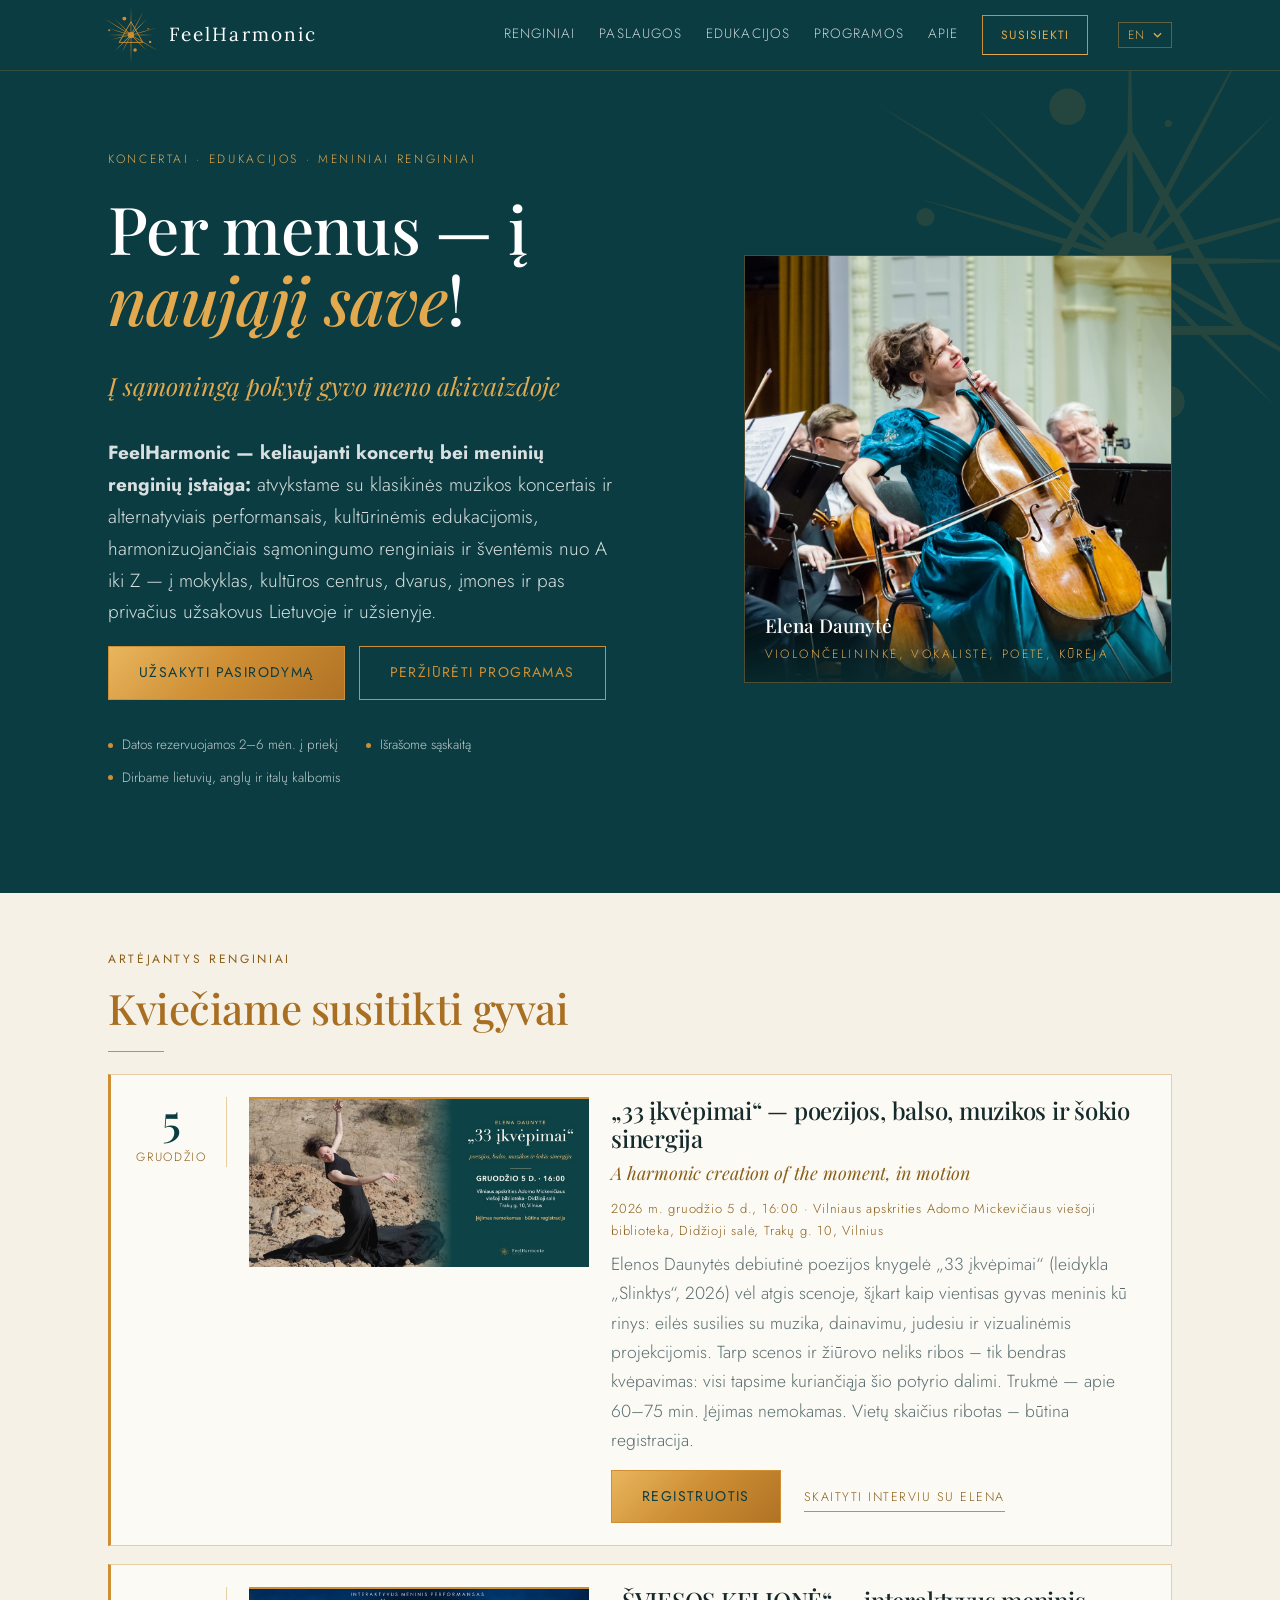
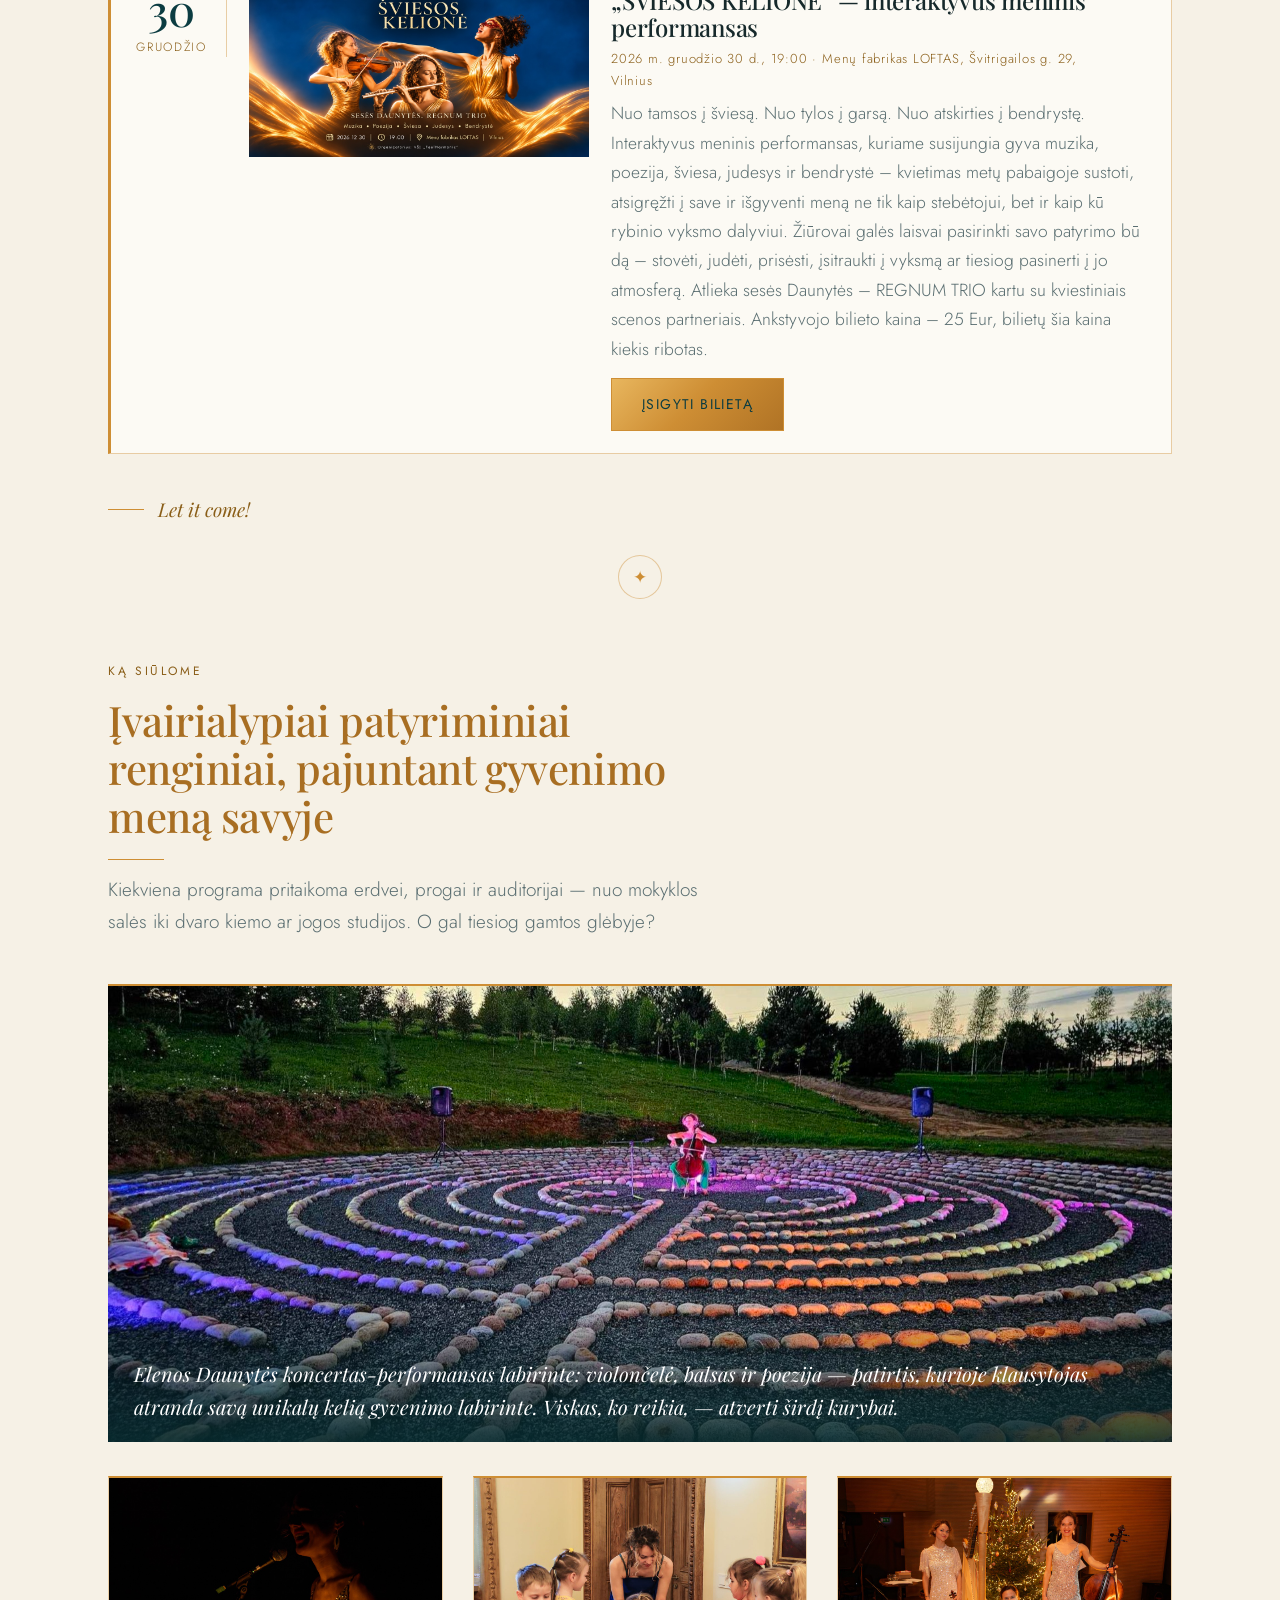
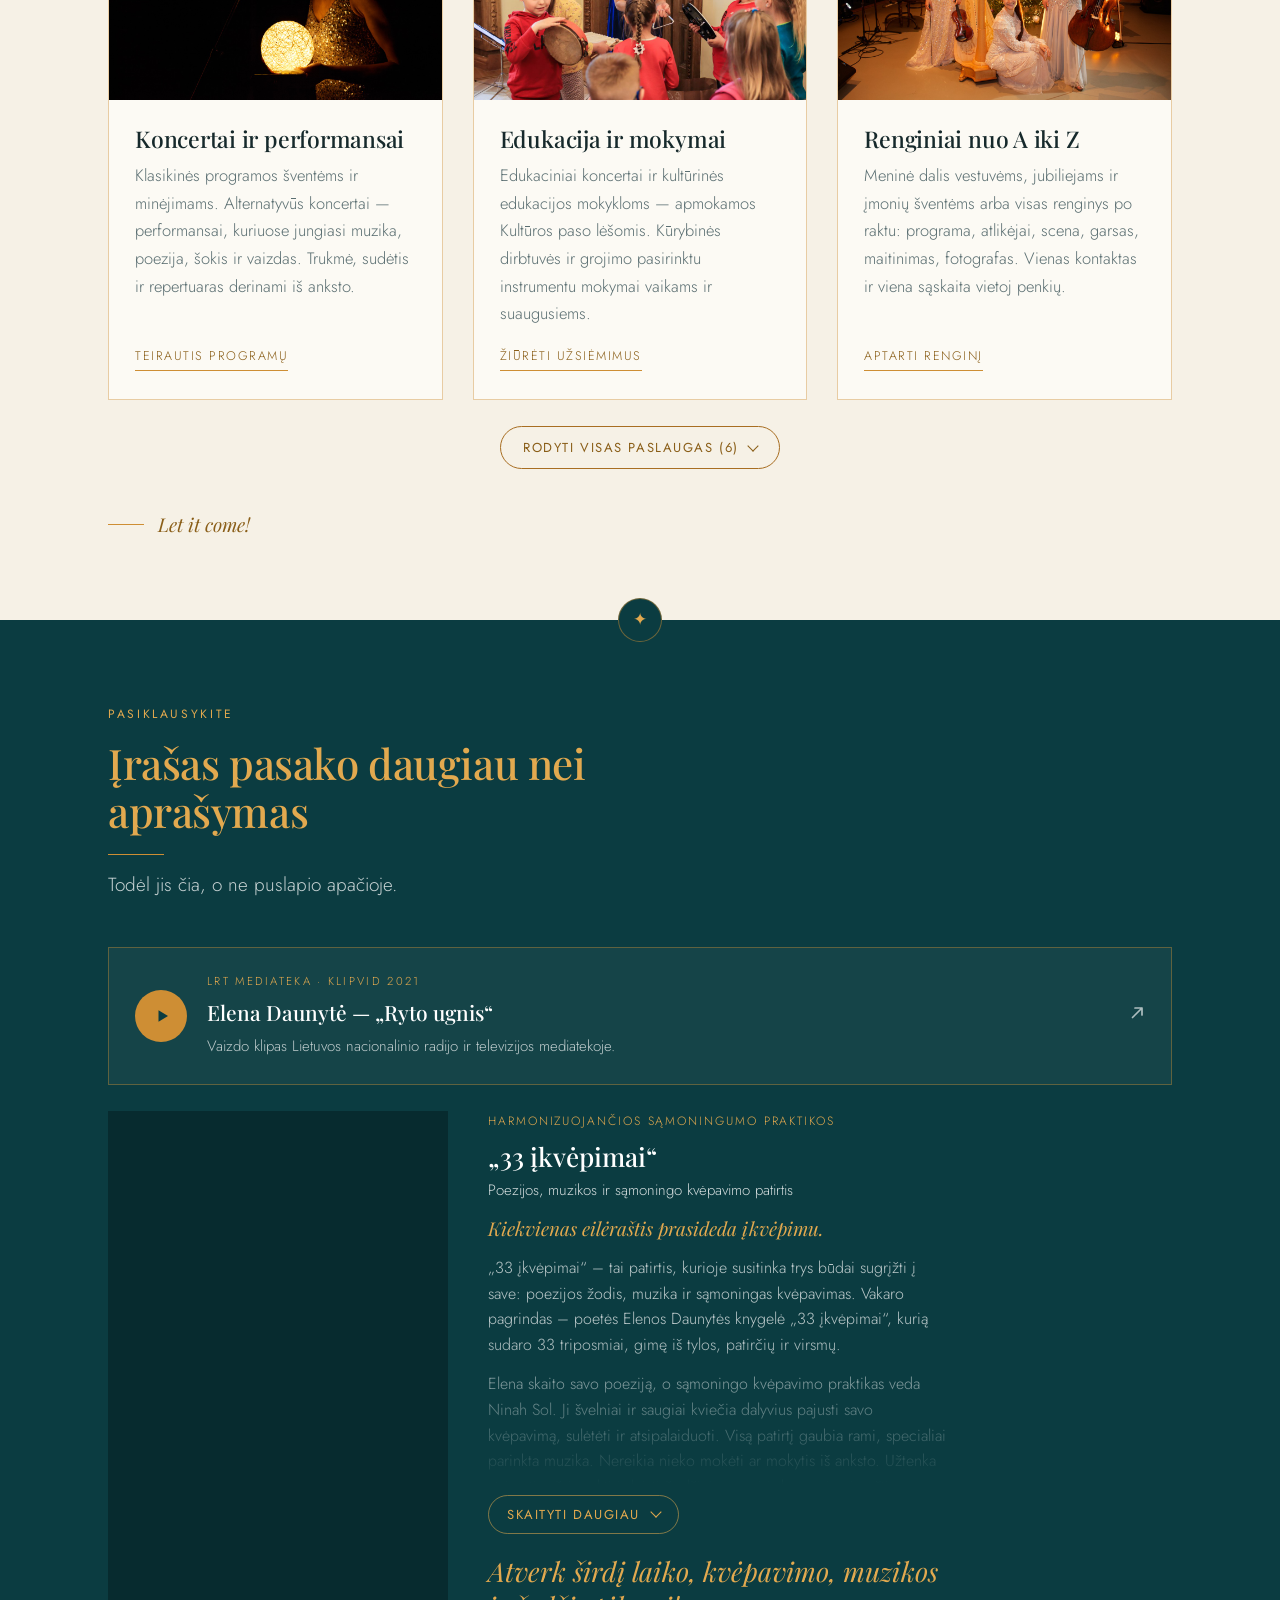
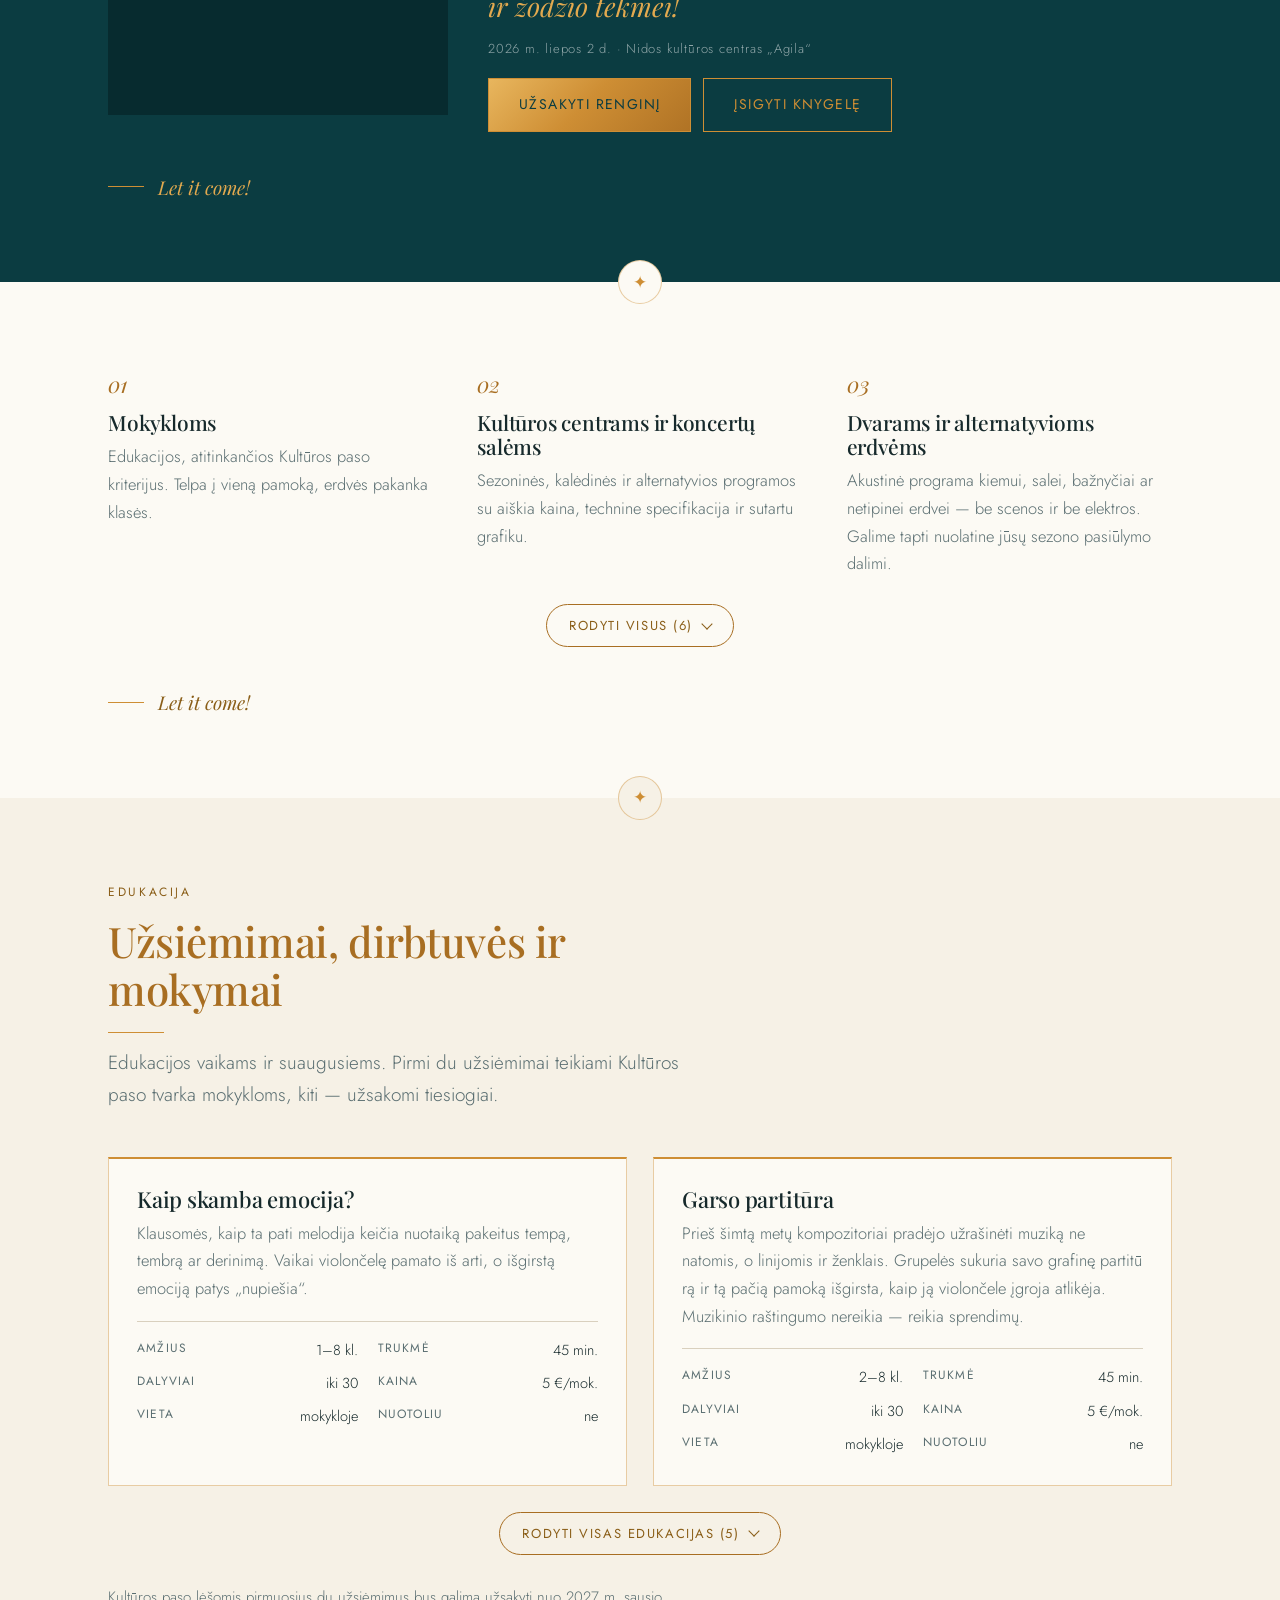
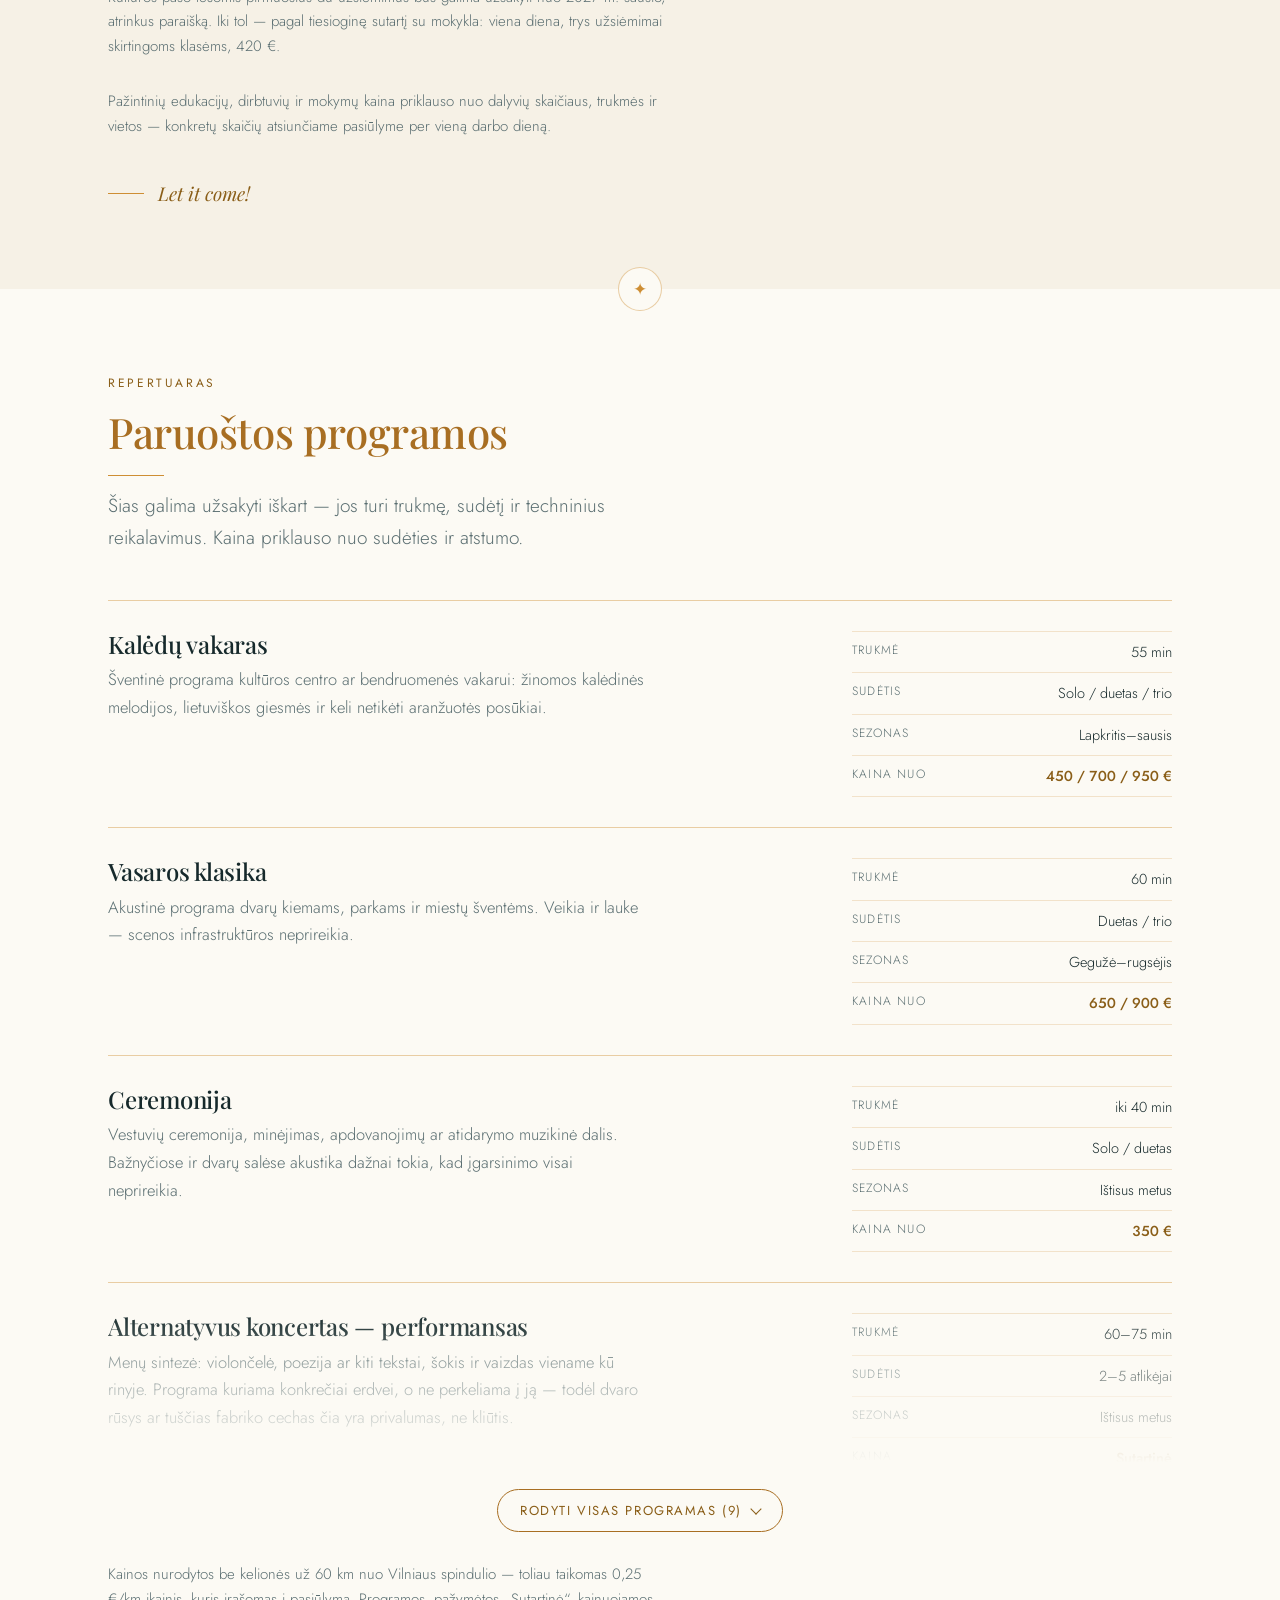
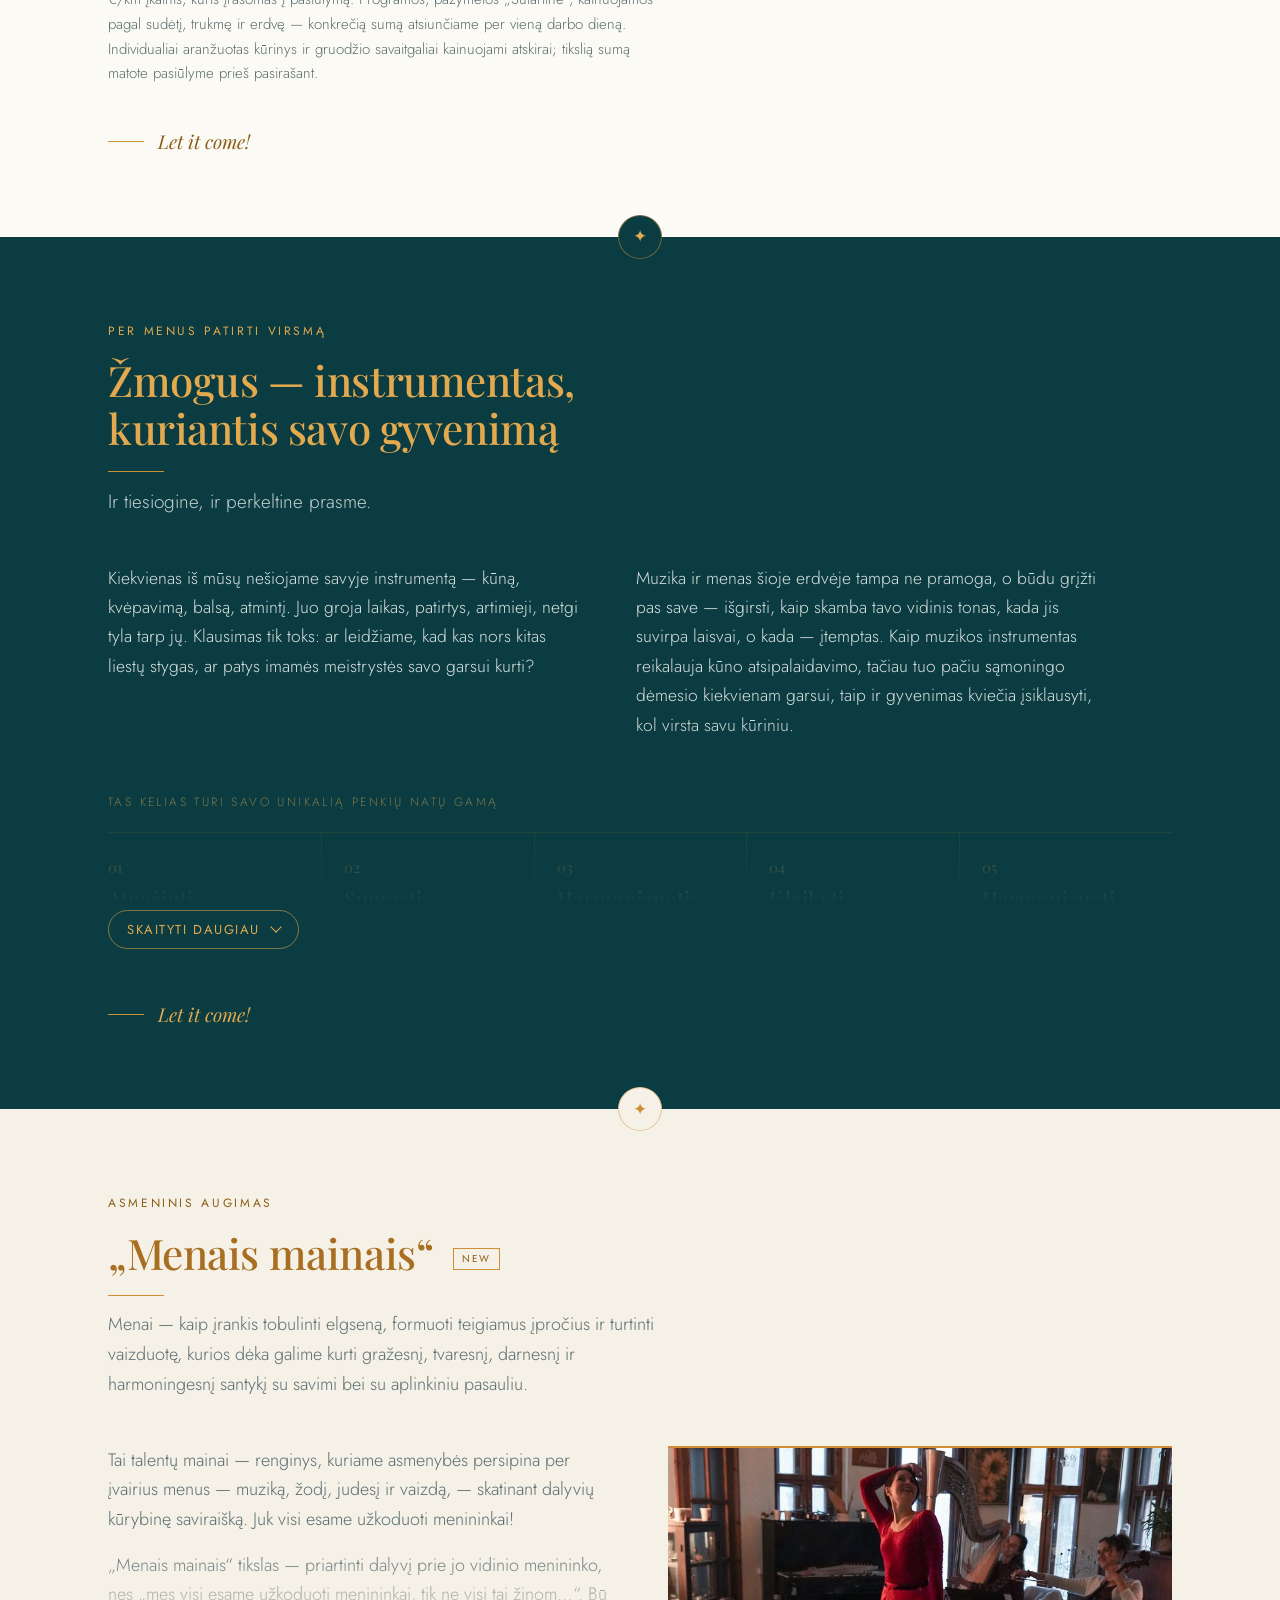
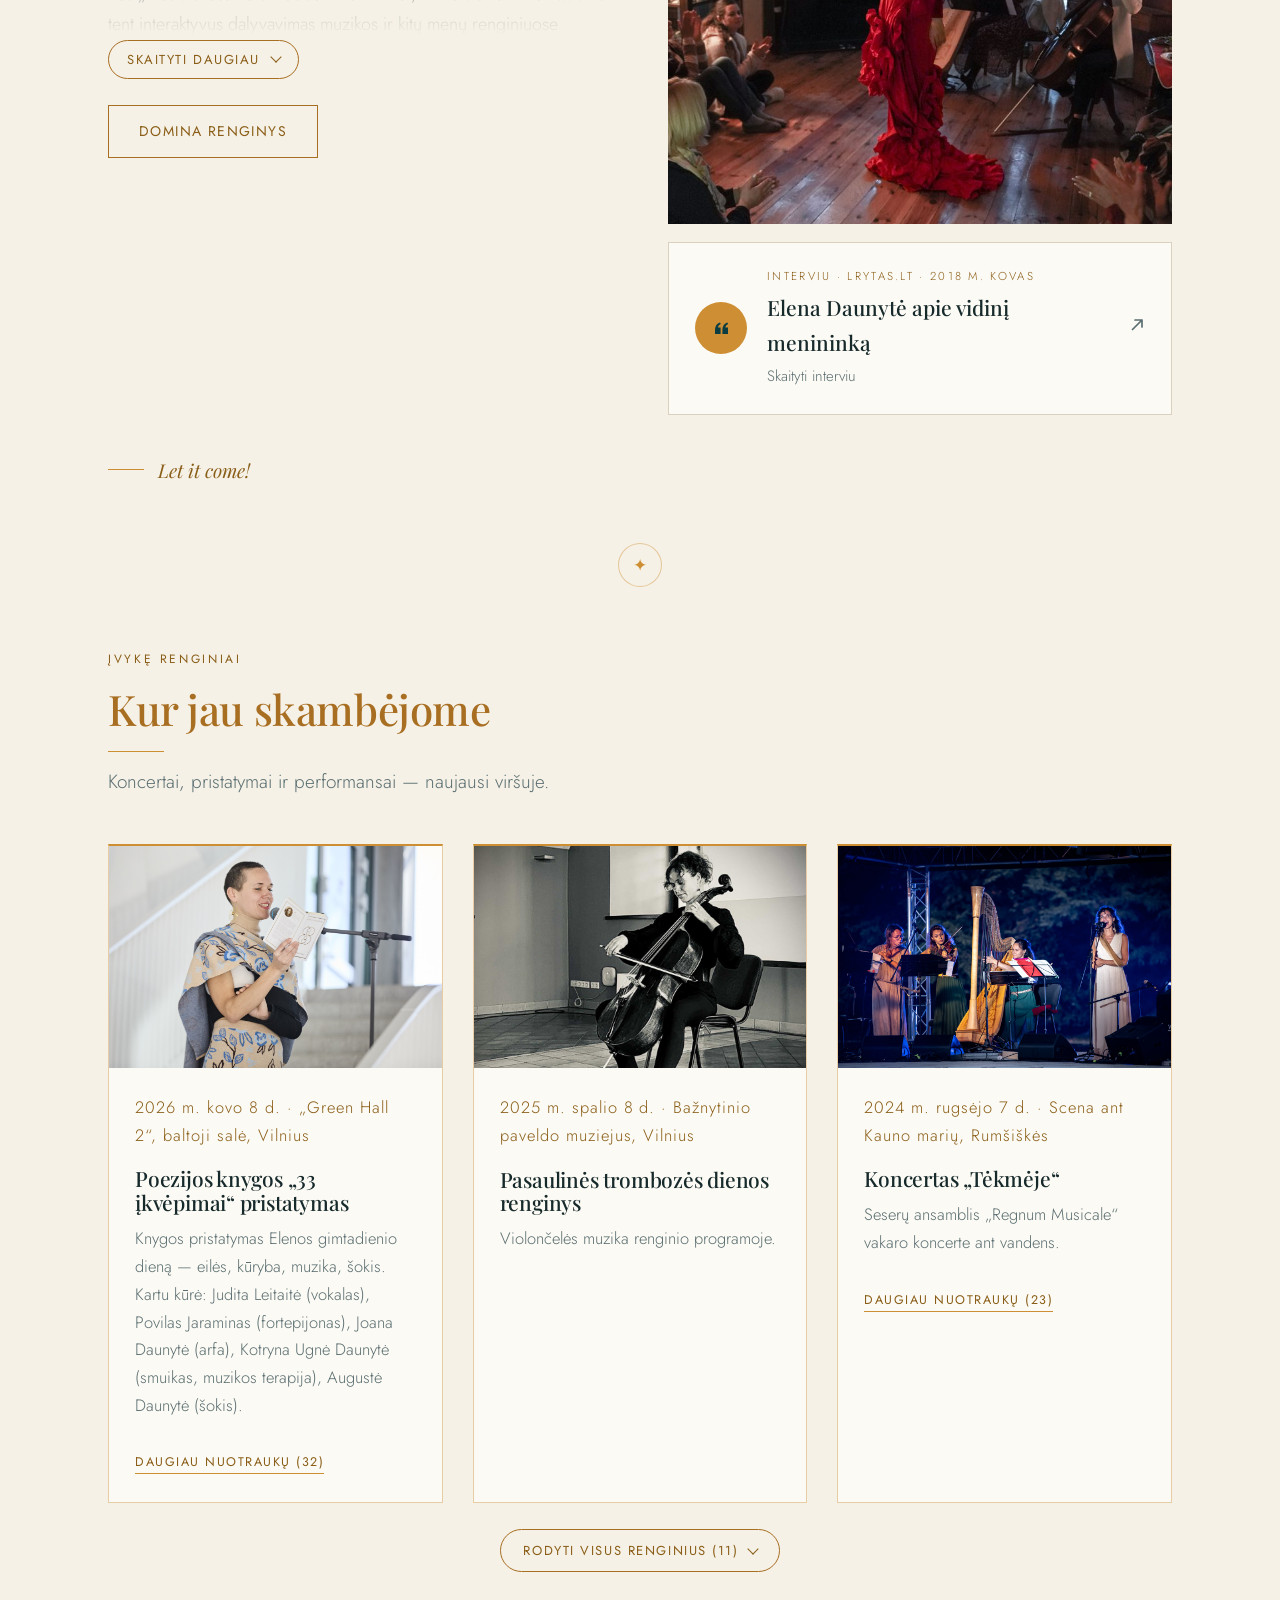
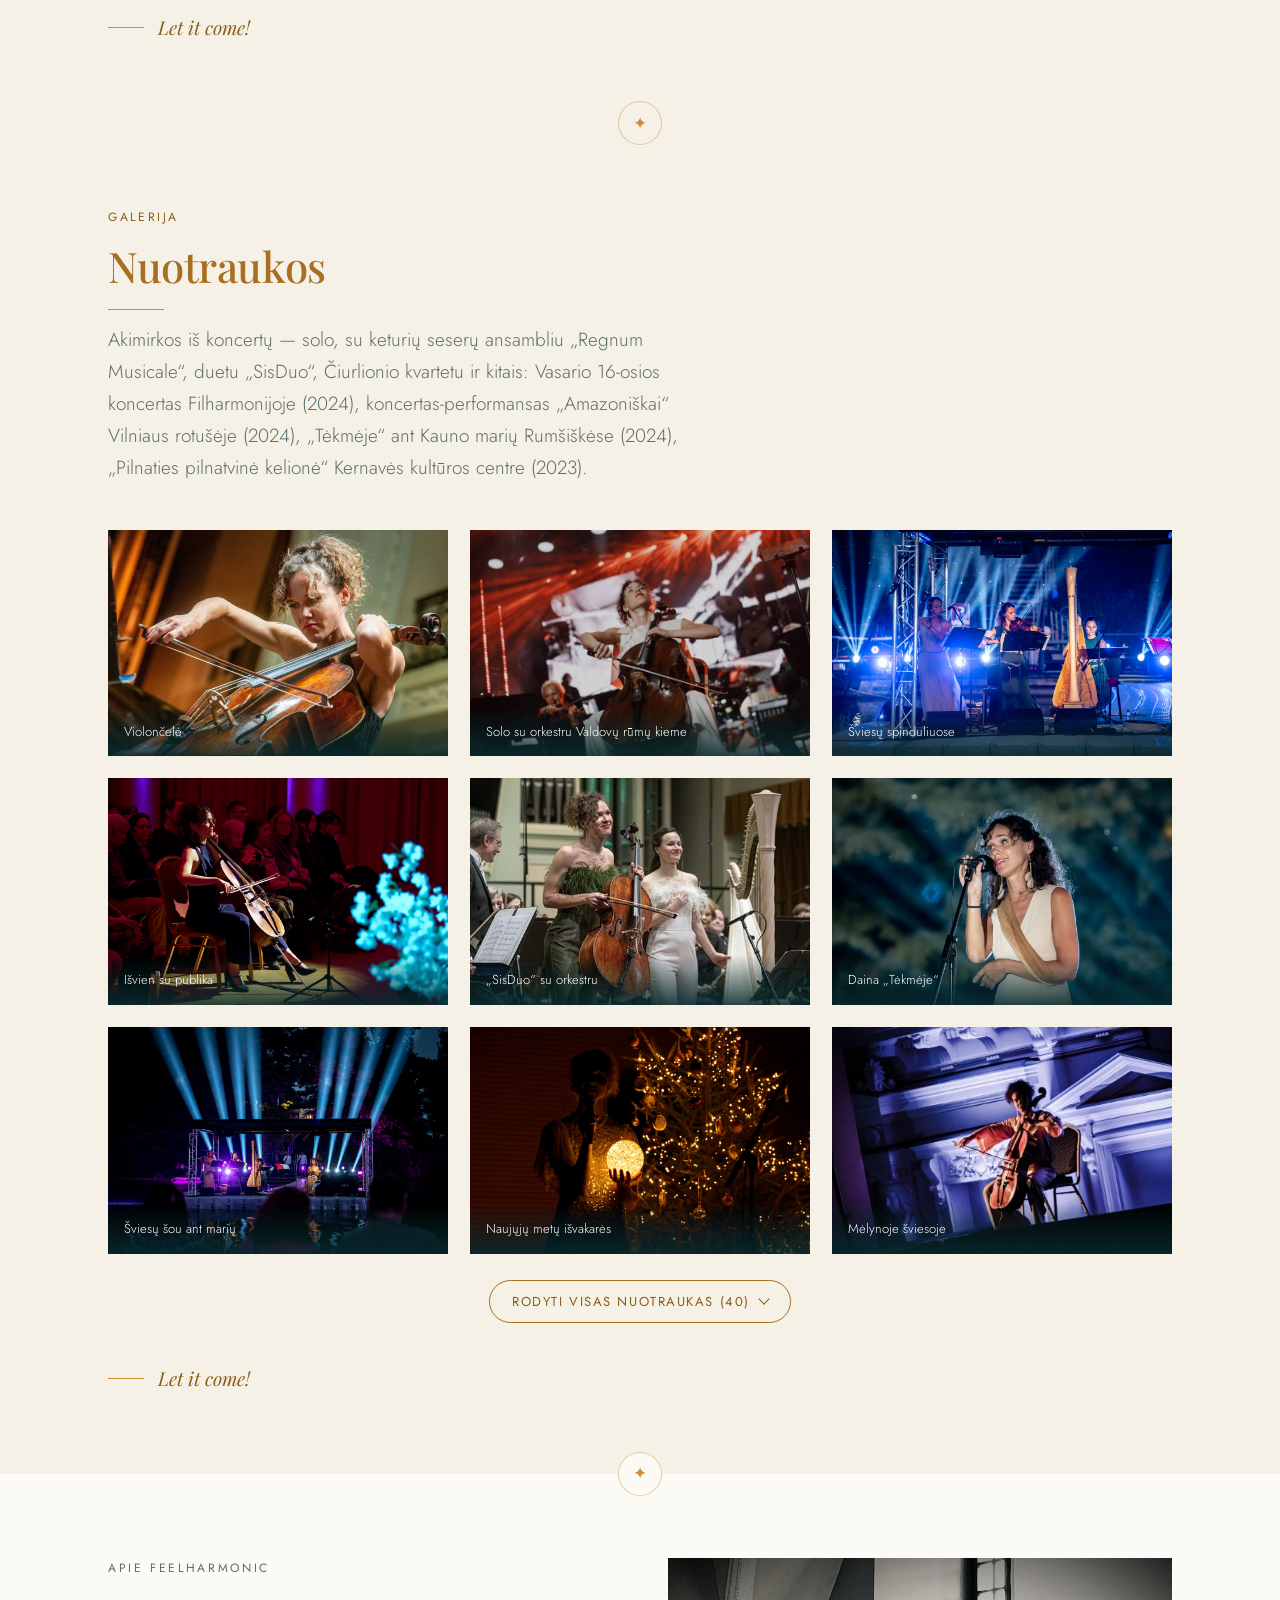
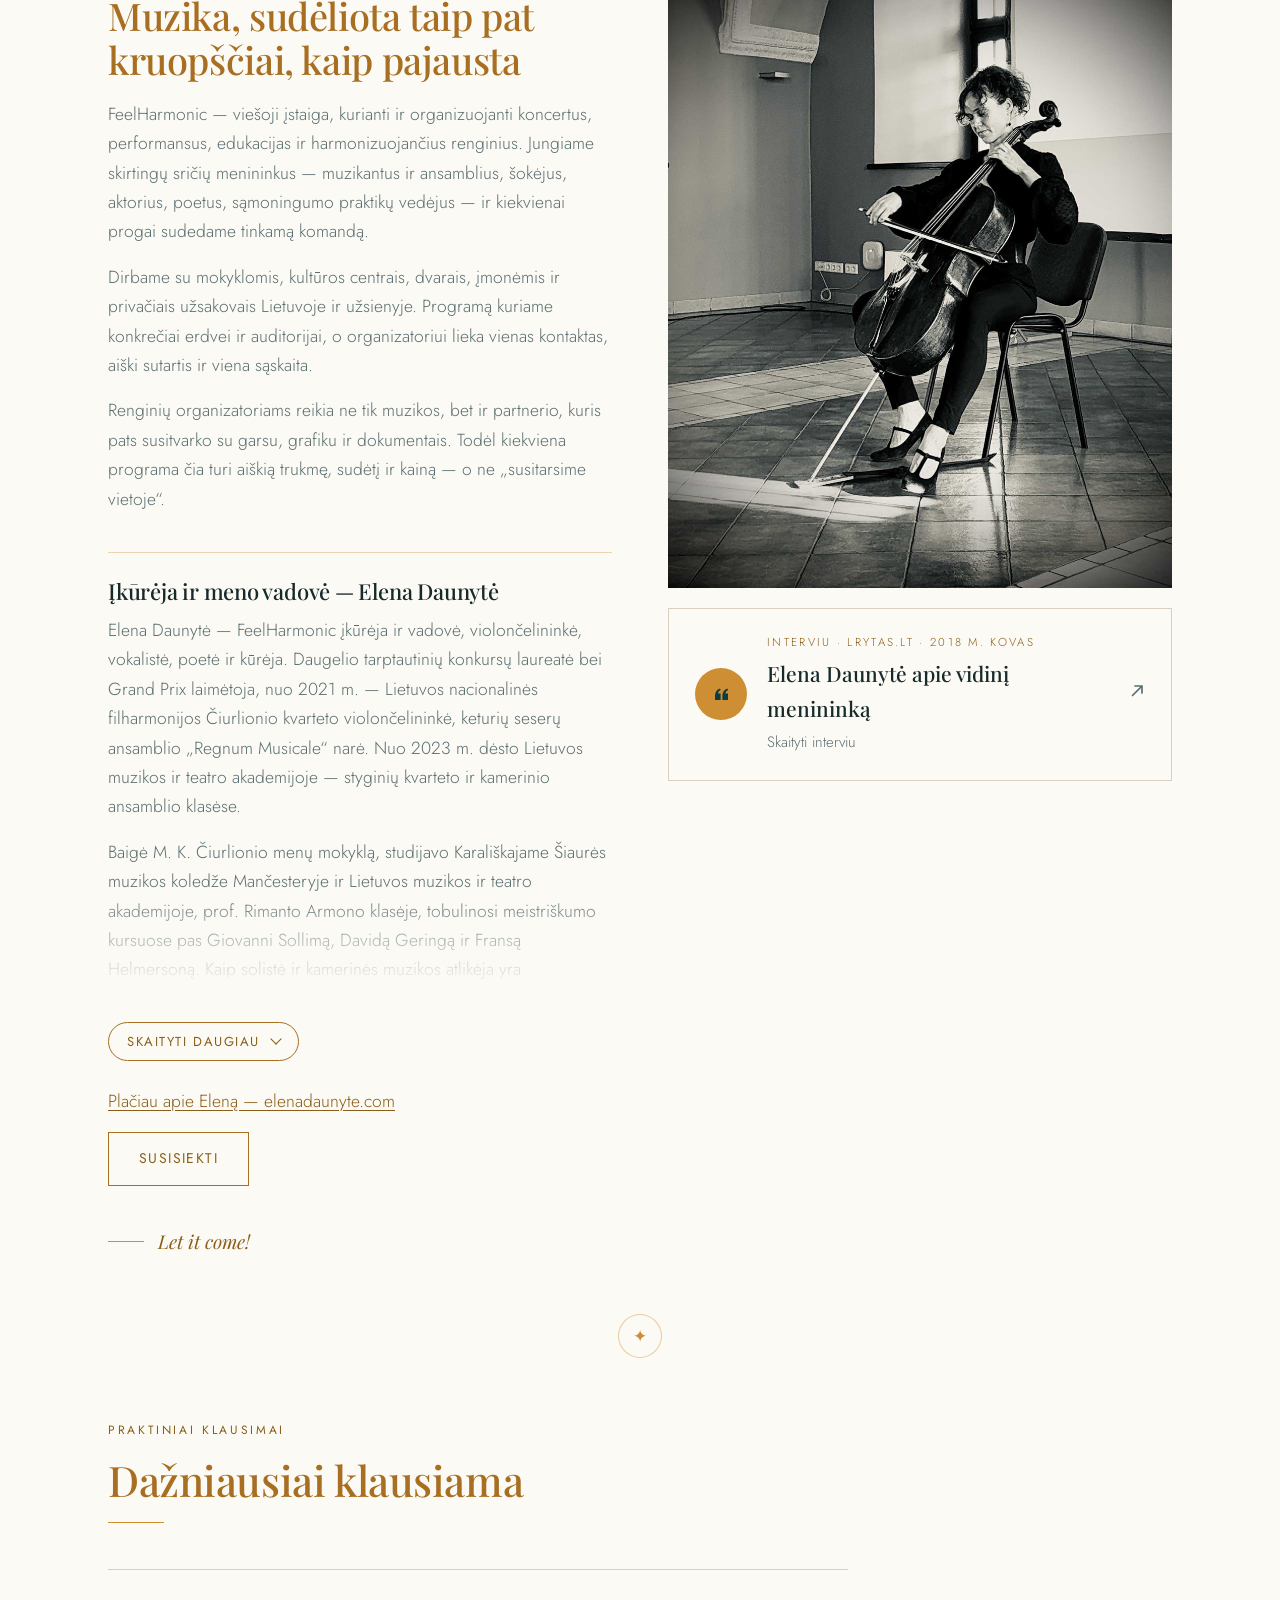
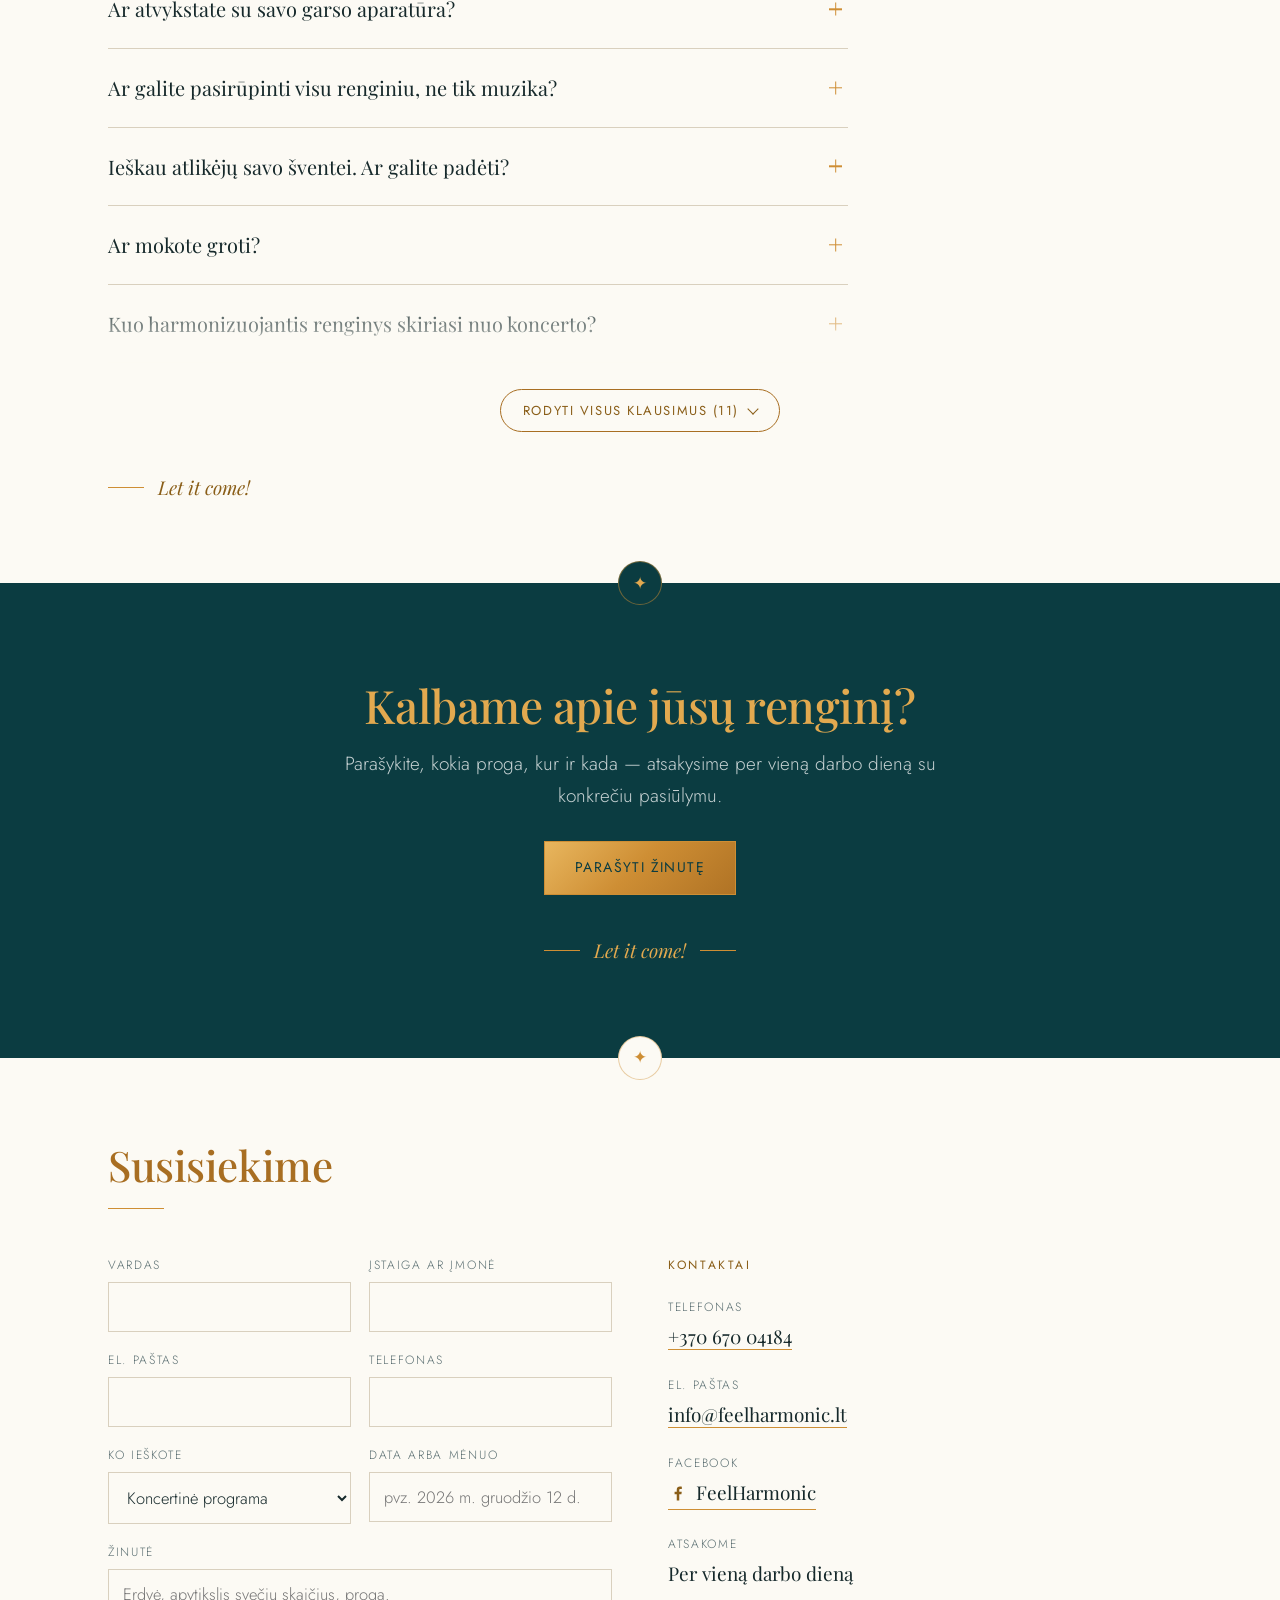
<file: index.html>
<!doctype html>
<html lang="lt">
<head>
<meta charset="utf-8">
<meta name="viewport" content="width=device-width, initial-scale=1">

<title>FeelHarmonic — keliaujanti koncertų bei meninių renginių įstaiga</title>
<meta name="description" content="FeelHarmonic — keliaujanti koncertų bei meninių renginių įstaiga: koncertai ir performansai, edukacijos, harmonizuojantys sąmoningumo renginiai ir šventės nuo A iki Z — atvykstame į mokyklas, kultūros centrus, dvarus, įmones ir pas privačius užsakovus Lietuvoje ir užsienyje.">

<link rel="canonical" href="https://www.feelharmonic.lt/">
<link rel="alternate" hreflang="lt" href="https://www.feelharmonic.lt/">
<link rel="alternate" hreflang="en" href="https://www.feelharmonic.lt/en/">
<link rel="alternate" hreflang="it" href="https://www.feelharmonic.lt/it/">
<link rel="alternate" hreflang="x-default" href="https://www.feelharmonic.lt/">
<meta property="og:url" content="https://www.feelharmonic.lt/">
<meta property="og:type" content="website">
<meta property="og:locale" content="lt_LT">
<meta property="og:site_name" content="FeelHarmonic">
<meta property="og:title" content="FeelHarmonic — keliaujanti koncertų bei meninių renginių įstaiga">
<meta property="og:description" content="Keliaujanti koncertų bei meninių renginių įstaiga: koncertai, performansai, edukacijos, harmonizuojantys renginiai ir šventės nuo A iki Z Lietuvoje ir užsienyje.">
<meta property="og:image" content="https://www.feelharmonic.lt/assets/img/og.jpg">
<meta name="twitter:card" content="summary_large_image">
<meta name="theme-color" content="#0B3C41">

<script>document.documentElement.classList.add("js")</script>
<link rel="icon" href="favicon.svg" type="image/svg+xml">
<link rel="apple-touch-icon" href="apple-touch-icon.png">
<link rel="preconnect" href="https://fonts.googleapis.com">
<link rel="preconnect" href="https://fonts.gstatic.com" crossorigin>
<link rel="stylesheet" href="https://fonts.googleapis.com/css2?family=Jost:ital,wght@0,300;0,400;0,500;1,400&family=Lora:wght@400&family=Montserrat:wght@400&family=Playfair+Display:ital,wght@0,500;0,700;1,500&display=swap">
<link rel="stylesheet" href="assets/css/style.css?v=dcec4c97">
</head>
<body>
<a class="skip" href="#turinys">Pereiti prie turinio</a>

<!-- ženklo šablonas -->
<svg width="0" height="0" style="position:absolute" aria-hidden="true">
<symbol id="mark" viewBox="0 0 100 100">
    <g class="mark">
<g class="beam"><polygon points="50.00,50.54 66.93,50.40 83.87,50.00 66.93,49.60 50.00,49.46"/>
<polygon points="50.14,50.52 69.67,44.96 89.12,39.15 69.45,44.19 49.86,49.48"/>
<polygon points="50.38,50.38 62.16,38.20 73.74,25.84 61.58,37.64 49.62,49.62"/>
<polygon points="50.47,50.25 60.04,31.97 69.38,13.56 59.33,31.59 49.53,49.75"/>
<polygon points="50.54,50.00 50.40,28.69 50.00,7.38 49.60,28.69 49.46,50.00"/>
<polygon points="50.38,49.62 37.91,37.34 25.26,25.26 37.34,37.91 49.62,50.38"/>
<polygon points="50.28,49.54 29.81,37.01 9.21,24.71 29.39,37.69 49.72,50.46"/>
<polygon points="50.15,49.49 33.02,44.55 15.81,39.87 32.79,45.32 49.85,50.51"/>
<polygon points="50.00,49.46 32.50,49.60 15.01,50.00 32.50,50.40 50.00,50.54"/>
<polygon points="49.88,49.48 34.50,53.17 19.18,57.11 34.68,53.95 50.12,50.52"/>
<polygon points="49.62,49.62 37.50,61.93 25.58,74.42 38.07,62.50 50.38,50.38"/>
<polygon points="49.53,49.75 42.54,63.18 35.78,76.74 43.25,63.56 50.47,50.25"/>
<polygon points="49.46,50.00 49.60,71.31 50.00,92.62 50.40,71.31 50.54,50.00"/>
<polygon points="49.62,50.38 61.53,62.10 73.63,73.63 62.10,61.53 50.38,49.62"/>
<polygon points="49.73,50.46 70.28,62.41 90.97,74.13 70.69,61.72 50.27,49.54"/></g>
<path class="tri" d="M50.02 30.04 L67.94 61.21 L32.06 61.21 Z"/>
<circle class="dot" cx="50" cy="50" r="4.71"/>
<circle class="dot" cx="39.93" cy="25.13" r="2.94"/>
<circle class="dot" cx="56.19" cy="72.74" r="2.62"/>
<circle class="dot" cx="78.96" cy="60.47" r="1.84"/>
<circle class="dot" cx="17.01" cy="42.92" r="1.46"/>
<circle class="dot" cx="76.00" cy="40.51" r="1.08"/>
<circle class="dot" cx="56.17" cy="27.82" r="0.58"/>
    </g>
  </symbol>
<symbol id="mark-sm" viewBox="0 0 100 100">
    <g class="mark-sm">
      <g class="ray">
        <polygon points="50.00,51.45 83.87,50.00 50.00,48.55"/>
        <polygon points="51.03,51.02 73.74,25.84 48.97,48.98"/>
        <polygon points="51.45,50.00 50.00,7.38 48.55,50.00"/>
        <polygon points="51.03,48.97 25.26,25.26 48.97,51.03"/>
        <polygon points="50.76,48.77 9.21,24.71 49.24,51.23"/>
        <polygon points="50.00,48.55 15.01,50.00 50.00,51.45"/>
        <polygon points="48.97,48.97 25.58,74.42 51.03,51.03"/>
        <polygon points="48.55,50.00 50.00,92.62 51.45,50.00"/>
        <polygon points="48.97,51.03 73.63,73.63 51.03,48.97"/>
        <polygon points="49.26,51.25 90.97,74.13 50.74,48.75"/>
      </g>
      <path class="tri" d="M50.02 30.04 L67.94 61.21 L32.06 61.21 Z"/>
      <circle class="dot" cx="50" cy="50" r="5.6"/>
      <circle class="dot" cx="39.93" cy="25.13" r="3.4"/>
      <circle class="dot" cx="56.19" cy="72.74" r="3.1"/>
    </g>
  </symbol>
</svg>

<header id="nav">
  <div class="in">
    <a class="brand" href="#top">
      <svg><use href="#mark"/></svg>
      <b>FeelHarmonic</b>
    </a>
    <nav class="main" aria-label="Pagrindinė navigacija">
      <a href="#renginiai">Renginiai</a>
      <a href="#paslaugos">Paslaugos</a>
      <a href="#edukacijos">Edukacijos</a>
      <a href="#programos">Programos</a>
      <a href="#apie">Apie</a>
      <a class="btn" href="#kontaktai">Susisiekti</a>
    </nav>
    <details class="lang-menu">
      <summary aria-label="Kalba: Lietuvių">EN<svg viewBox="0 0 10 6" aria-hidden="true"><path d="M1 1l4 4 4-4"/></svg></summary>
      <div class="lang-list" role="group" aria-label="Kalba">
        <a href="/en/" hreflang="en" lang="en"><b>EN</b>English</a>
        <a href="/it/" hreflang="it" lang="it"><b>IT</b>Italiano</a>
      </div>
    </details>
    <button class="burger" id="burger" type="button" aria-expanded="false" aria-controls="mobile-nav" aria-label="Meniu">
      <span></span><span></span><span></span>
    </button>
  </div>
</header>

<nav class="mobile-nav" id="mobile-nav" aria-label="Meniu telefone">
  <a class="btn solid" href="#kontaktai">Susisiekti</a>
  <a href="#renginiai">Renginiai</a>
  <a href="#paslaugos">Paslaugos</a>
  <a href="#irasai">Įrašai</a>
  <a href="#edukacijos">Edukacijos</a>
  <a href="#programos">Programos</a>
  <a href="#augimas">Asmeninis augimas</a>
  <a href="#galerija">Galerija</a>
  <a href="#apie">Apie</a>
  <a href="#duk">DUK</a>
  <a href="#tiesiogiai">Kontaktai</a>
  <button class="menu-close" type="button">Suskleisti</button>
</nav>

<main id="top">
<span id="turinys"></span>

<!-- ---------- HERO ---------- -->
<div class="hero">
  <svg class="halo" aria-hidden="true"><use href="#mark"/></svg>
  <div class="in">
    <div>
      <p class="tagline"><span class="tl-roles">Koncertai&nbsp;· edukacijos&nbsp;· meniniai renginiai</span></p>
      <h1>Per menus — į <em>naująjį save</em>!</h1>
      <p class="kicker">Į sąmoningą pokytį gyvo meno akivaizdoje</p>
      <p class="sub"><strong>FeelHarmonic — keliaujanti koncertų bei meninių renginių įstaiga:</strong> atvykstame su klasikinės muzikos koncertais ir alternatyviais performansais, kultūrinėmis edukacijomis, harmonizuojančiais sąmoningumo renginiais ir šventėmis nuo A iki Z — į mokyklas, kultūros centrus, dvarus, įmones ir pas privačius užsakovus Lietuvoje ir užsienyje.</p>
      <div class="acts">
        <a class="btn solid" href="#kontaktai">Užsakyti pasirodymą</a>
        <a class="btn" href="#programos">Peržiūrėti programas</a>
      </div>
      <div class="hero-facts">
        <span>Datos rezervuojamos 2–6 mėn. į priekį</span>
        <span>Išrašome sąskaitą</span>
        <span>Dirbame lietuvių, anglų ir italų kalbomis</span>
      </div>
    </div>

    <figure class="portrait" data-photo>
      <svg class="ph-empty" viewBox="0 0 100 100" aria-hidden="true"><use href="#mark"/></svg>
      <img src="assets/img/elena.jpg" alt="Elena Daunytė groja violončele su Lietuvos kameriniu orkestru Lietuvos nacionalinėje filharmonijoje" width="1000" height="1000" data-optional data-lb-set="assets/img/elena.jpg|assets/img/renginiai/filharmonija-2022/01.jpg|assets/img/renginiai/filharmonija-2022/02.jpg|assets/img/renginiai/filharmonija-2022/03.jpg|assets/img/renginiai/filharmonija-2022/04.jpg|assets/img/renginiai/filharmonija-2022/05.jpg|assets/img/renginiai/filharmonija-2022/06.jpg" data-lb-set-meta="Solistė Elena Daunytė, dirigentas Andrzej Kosendiak (Lenkija), Lietuvos kamerinis orkestras · Lietuvos nacionalinė filharmonija · Nuotr. Inga Juodytė · 2022 m. gegužės 7 d.|Solistė Elena Daunytė, dirigentas Andrzej Kosendiak (Lenkija), Lietuvos kamerinis orkestras · Lietuvos nacionalinė filharmonija · Nuotr. Inga Juodytė · 2022 m. gegužės 7 d.|Solistė Elena Daunytė, dirigentas Andrzej Kosendiak (Lenkija), Lietuvos kamerinis orkestras · Lietuvos nacionalinė filharmonija · Nuotr. Inga Juodytė · 2022 m. gegužės 7 d.|Solistė Elena Daunytė, dirigentas Andrzej Kosendiak (Lenkija), Lietuvos kamerinis orkestras · Lietuvos nacionalinė filharmonija · Nuotr. Inga Juodytė · 2022 m. gegužės 7 d.|Solistė Elena Daunytė, dirigentas Andrzej Kosendiak (Lenkija), Lietuvos kamerinis orkestras · Lietuvos nacionalinė filharmonija · Nuotr. Inga Juodytė · 2022 m. gegužės 7 d.|Solistė Elena Daunytė, dirigentas Andrzej Kosendiak (Lenkija), Lietuvos kamerinis orkestras · Lietuvos nacionalinė filharmonija · Nuotr. Inga Juodytė · 2022 m. gegužės 7 d.|Solistė Elena Daunytė, dirigentas Andrzej Kosendiak (Lenkija), Lietuvos kamerinis orkestras · Lietuvos nacionalinė filharmonija · Nuotr. Inga Juodytė · 2022 m. gegužės 7 d." data-lb-start="0" data-lb data-lb-meta="Solistė Elena Daunytė, dirigentas Andrzej Kosendiak (Lenkija), Lietuvos kamerinis orkestras · Lietuvos nacionalinė filharmonija · Nuotr. Inga Juodytė · 2022 m. gegužės 7 d.">
      <figcaption>
        <b>Elena Daunytė</b>
        <span>Violončelininkė, vokalistė, poetė, kūrėja</span>
      </figcaption>
    </figure>
  </div>
</div>

<!-- ---------- ARTĖJANTYS RENGINIAI ---------- -->
<section id="renginiai" class="band-cream ev-band">
  <div class="in">
    <div class="head reveal">
      <p class="eyebrow">Artėjantys renginiai</p>
      <h2>Kviečiame susitikti gyvai</h2>
    </div>
    <div class="ev-list reveal">
      <article class="ev-up has-img">
        <div class="ev-day"><b>5</b><span>gruodžio</span></div>
        <figure class="shot ev-poster" data-photo>
        <svg class="ph-empty" viewBox="0 0 100 100" aria-hidden="true"><use href="#mark"/></svg>
        <img src="assets/img/renginiai/33-ikvepimai-2026/plakatas.jpg" alt="„33 įkvėpimai“ — poezijos, balso, muzikos ir šokio sinergija" data-optional data-lb data-lb-meta="Renginio „33 įkvėpimai“ plakatas · Nuotr. Gintaras Jonaitis · 2026 m. gruodžio 5 d.">
      </figure>
        <div class="ev-tx">
          <h3>„33 įkvėpimai“ — poezijos, balso, muzikos ir šokio sinergija</h3>
          <p class="ev-motto">A harmonic creation of the moment, in motion</p>
          <p class="ev-meta">2026 m. gruodžio 5 d., 16:00 · Vilniaus apskrities Adomo Mickevičiaus viešoji biblioteka, Didžioji salė, Trakų g. 10, Vilnius</p>
          <p>Elenos Daunytės debiutinė poezijos knygelė „33 įkvėpimai“ (leidykla „Slinktys“, 2026) vėl atgis scenoje, šįkart kaip vientisas gyvas meninis kūrinys: eilės susilies su muzika, dainavimu, judesiu ir vizualinėmis projekcijomis. Tarp scenos ir žiūrovo neliks ribos – tik bendras kvėpavimas: visi tapsime kuriančiąja šio potyrio dalimi. Trukmė — apie 60–75 min. Įėjimas nemokamas. Vietų skaičius ribotas – būtina registracija.</p>
          <a class="btn solid" href="https://docs.google.com/forms/d/e/1FAIpQLSekMrQQLSZhiER8FZRTW8T10vxk3zy3NHXZMo21MDBY-iYDOQ/viewform" target="_blank" rel="noopener">Registruotis</a>
          <a class="more ev-extra" href="https://www.lrytas.lt/kultura/scena/2018/03/31/news/elena-daunyte-jei-buciau-turejusi-teti-nezinia-ar-muzika-ar-literatura-butu-likusi-fone--5551622" target="_blank" rel="noopener">Skaityti interviu su Elena</a>
        </div>
      </article>
      <article class="ev-up has-img">
        <div class="ev-day"><b>30</b><span>gruodžio</span></div>
        <figure class="shot ev-poster" data-photo>
        <svg class="ph-empty" viewBox="0 0 100 100" aria-hidden="true"><use href="#mark"/></svg>
        <img src="assets/img/renginiai/sviesos-kelione-2026/plakatas.jpg" alt="„ŠVIESOS KELIONĖ“ — interaktyvus meninis performansas" data-optional data-lb data-lb-meta="Renginio „ŠVIESOS KELIONĖ“ plakatas · Menų fabrikas LOFTAS · 2026 m. gruodžio 30 d.">
      </figure>
        <div class="ev-tx">
          <h3>„ŠVIESOS KELIONĖ“ — interaktyvus meninis performansas</h3>
          <p class="ev-meta">2026 m. gruodžio 30 d., 19:00 · Menų fabrikas LOFTAS, Švitrigailos g. 29, Vilnius</p>
          <p>Nuo tamsos į šviesą. Nuo tylos į garsą. Nuo atskirties į bendrystę. Interaktyvus meninis performansas, kuriame susijungia gyva muzika, poezija, šviesa, judesys ir bendrystė – kvietimas metų pabaigoje sustoti, atsigręžti į save ir išgyventi meną ne tik kaip stebėtojui, bet ir kaip kūrybinio vyksmo dalyviui. Žiūrovai galės laisvai pasirinkti savo patyrimo būdą – stovėti, judėti, prisėsti, įsitraukti į vyksmą ar tiesiog pasinerti į jo atmosferą. Atlieka sesės Daunytės – REGNUM TRIO kartu su kviestiniais scenos partneriais. Ankstyvojo bilieto kaina – 25 Eur, bilietų šia kaina kiekis ribotas.</p>
          <a class="btn solid" href="https://tickets.paysera.com/lt-LT/event/sviesos-kelione" target="_blank" rel="noopener">Įsigyti bilietą</a>
        </div>
      </article>
    </div>

    <p class="motto reveal">Let it come!</p>
  </div>
</section>

<!-- ---------- PASLAUGOS ---------- -->
<section id="paslaugos" class="band-cream">
  <div class="in">
    <div class="head reveal">
      <p class="eyebrow">Ką siūlome</p>
      <h2>Įvairialypiai patyriminiai renginiai, pajuntant gyvenimo meną savyje</h2>
      <p class="lede">Kiekviena programa pritaikoma erdvei, progai ir auditorijai — nuo mokyklos salės iki dvaro kiemo ar jogos studijos. O gal tiesiog gamtos glėbyje?</p>
    </div>

    <figure class="svc-banner reveal">
      <img src="assets/img/labirintas.jpg" alt="Elena Daunytė groja violončele ir dainuoja spalvotai apšviesto akmenų labirinto centre" width="1600" height="686" data-lb-set="assets/img/labirintas.jpg|assets/img/renginiai/labirintas-2024/01.jpg|assets/img/renginiai/labirintas-2024/02.jpg|assets/img/renginiai/labirintas-2024/03.jpg|assets/img/renginiai/labirintas-2024/04.jpg|assets/img/renginiai/labirintas-2024/05.jpg|assets/img/renginiai/labirintas-2024/06.jpg" data-lb-set-meta="Elenos kūrybos performansas — violončelės, vokalo ir poezijos sinergija · Keliautojų namai, Trakai · Nuotr. Tomas Martūnas · 2024 m. birželio 29 d.|Elenos kūrybos performansas — violončelės, vokalo ir poezijos sinergija · Keliautojų namai, Trakai · Nuotr. Tomas Martūnas · 2024 m. birželio 29 d.|Elenos kūrybos performansas — violončelės, vokalo ir poezijos sinergija · Keliautojų namai, Trakai · Nuotr. Tomas Martūnas · 2024 m. birželio 29 d.|Elenos kūrybos performansas — violončelės, vokalo ir poezijos sinergija · Keliautojų namai, Trakai · Nuotr. Tomas Martūnas · 2024 m. birželio 29 d.|Elenos kūrybos performansas — violončelės, vokalo ir poezijos sinergija · Keliautojų namai, Trakai · Nuotr. Tomas Martūnas · 2024 m. birželio 29 d.|Elenos kūrybos performansas — violončelės, vokalo ir poezijos sinergija · Keliautojų namai, Trakai · Nuotr. Tomas Martūnas · 2024 m. birželio 29 d.|Elenos kūrybos performansas — violončelės, vokalo ir poezijos sinergija · Keliautojų namai, Trakai · Nuotr. Tomas Martūnas · 2024 m. birželio 29 d." data-lb-start="0" data-lb data-lb-meta="Elenos kūrybos performansas — violončelės, vokalo ir poezijos sinergija · Keliautojų namai, Trakai · Nuotr. Tomas Martūnas · 2024 m. birželio 29 d.">
      <figcaption>Elenos Daunytės koncertas-performansas labirinte: violončelė, balsas ir poezija — patirtis, kurioje klausytojas atranda savą unikalų kelią gyvenimo labirinte. Viskas, ko reikia, — atverti širdį kūrybai.</figcaption>
    </figure>

    <div class="grid3 reveal" data-show="3" data-show-mobile="1" data-peek="mobile">
      <article class="card">
        <figure class="shot" data-photo>
        <svg class="ph-empty" viewBox="0 0 100 100" aria-hidden="true"><use href="#mark"/></svg>
        <img src="assets/img/paslauga-koncertai.jpg" alt="Kotryna Ugnė Daunytė kalba tamsoje, rankose laikydama šviečiantį rutulį" data-optional data-lb-set="assets/img/paslauga-koncertai.jpg|assets/img/paslauga-renginiai.jpg|assets/img/paslauga-interaktyvu.jpg|assets/img/galerija-11.jpg|assets/img/galerija-12.jpg|assets/img/galerija-2.jpg|assets/img/galerija-4.jpg|assets/img/galerija-7.jpg|assets/img/galerija-9.jpg|assets/img/renginiai/kernave-2023/01.jpg|assets/img/renginiai/kernave-2023/02.jpg|assets/img/renginiai/kernave-2023/03.jpg|assets/img/renginiai/kernave-2023/04.jpg|assets/img/renginiai/kernave-2023/05.jpg|assets/img/renginiai/kernave-2023/06.jpg|assets/img/renginiai/kernave-2023/07.jpg|assets/img/renginiai/kernave-2023/08.jpg|assets/img/renginiai/kernave-2023/09.jpg|assets/img/renginiai/kernave-2023/10.jpg|assets/img/renginiai/kernave-2023/11.jpg|assets/img/renginiai/kernave-2023/12.jpg|assets/img/renginiai/kernave-2023/13.jpg" data-lb-set-meta="Interaktyvus koncertas „Pilnaties pilnatvinė kelionė“ · Kernavės kultūros centras · Nuotr. Laurynas Meškutavičius · 2023 m. gruodžio 31 d.|Interaktyvus koncertas „Pilnaties pilnatvinė kelionė“ · Kernavės kultūros centras · Nuotr. Laurynas Meškutavičius · 2023 m. gruodžio 31 d.|Interaktyvus koncertas „Pilnaties pilnatvinė kelionė“ · Kernavės kultūros centras · Nuotr. Laurynas Meškutavičius · 2023 m. gruodžio 31 d.|Interaktyvus koncertas „Pilnaties pilnatvinė kelionė“ · Kernavės kultūros centras · Nuotr. Laurynas Meškutavičius · 2023 m. gruodžio 31 d.|Interaktyvus koncertas „Pilnaties pilnatvinė kelionė“ · Kernavės kultūros centras · Nuotr. Laurynas Meškutavičius · 2023 m. gruodžio 31 d.|Interaktyvus koncertas „Pilnaties pilnatvinė kelionė“ · Kernavės kultūros centras · Nuotr. Laurynas Meškutavičius · 2023 m. gruodžio 31 d.|Interaktyvus koncertas „Pilnaties pilnatvinė kelionė“ · Kernavės kultūros centras · Nuotr. Laurynas Meškutavičius · 2023 m. gruodžio 31 d.|Interaktyvus koncertas „Pilnaties pilnatvinė kelionė“ · Kernavės kultūros centras · Nuotr. Laurynas Meškutavičius · 2023 m. gruodžio 31 d.|Interaktyvus koncertas „Pilnaties pilnatvinė kelionė“ · Kernavės kultūros centras · Nuotr. Laurynas Meškutavičius · 2023 m. gruodžio 31 d.|Interaktyvus koncertas „Pilnaties pilnatvinė kelionė“ · Kernavės kultūros centras · Nuotr. Laurynas Meškutavičius · 2023 m. gruodžio 31 d.|Interaktyvus koncertas „Pilnaties pilnatvinė kelionė“ · Kernavės kultūros centras · Nuotr. Laurynas Meškutavičius · 2023 m. gruodžio 31 d.|Interaktyvus koncertas „Pilnaties pilnatvinė kelionė“ · Kernavės kultūros centras · Nuotr. Laurynas Meškutavičius · 2023 m. gruodžio 31 d.|Interaktyvus koncertas „Pilnaties pilnatvinė kelionė“ · Kernavės kultūros centras · Nuotr. Laurynas Meškutavičius · 2023 m. gruodžio 31 d.|Interaktyvus koncertas „Pilnaties pilnatvinė kelionė“ · Kernavės kultūros centras · Nuotr. Laurynas Meškutavičius · 2023 m. gruodžio 31 d.|Interaktyvus koncertas „Pilnaties pilnatvinė kelionė“ · Kernavės kultūros centras · Nuotr. Laurynas Meškutavičius · 2023 m. gruodžio 31 d.|Interaktyvus koncertas „Pilnaties pilnatvinė kelionė“ · Kernavės kultūros centras · Nuotr. Laurynas Meškutavičius · 2023 m. gruodžio 31 d.|Interaktyvus koncertas „Pilnaties pilnatvinė kelionė“ · Kernavės kultūros centras · Nuotr. Laurynas Meškutavičius · 2023 m. gruodžio 31 d.|Interaktyvus koncertas „Pilnaties pilnatvinė kelionė“ · Kernavės kultūros centras · Nuotr. Laurynas Meškutavičius · 2023 m. gruodžio 31 d.|Interaktyvus koncertas „Pilnaties pilnatvinė kelionė“ · Kernavės kultūros centras · Nuotr. Laurynas Meškutavičius · 2023 m. gruodžio 31 d.|Interaktyvus koncertas „Pilnaties pilnatvinė kelionė“ · Kernavės kultūros centras · Nuotr. Laurynas Meškutavičius · 2023 m. gruodžio 31 d.|Interaktyvus koncertas „Pilnaties pilnatvinė kelionė“ · Kernavės kultūros centras · Nuotr. Laurynas Meškutavičius · 2023 m. gruodžio 31 d.|Interaktyvus koncertas „Pilnaties pilnatvinė kelionė“ · Kernavės kultūros centras · Nuotr. Laurynas Meškutavičius · 2023 m. gruodžio 31 d." data-lb-start="0" data-lb data-lb-meta="Interaktyvus koncertas „Pilnaties pilnatvinė kelionė“ · Kernavės kultūros centras · Nuotr. Laurynas Meškutavičius · 2023 m. gruodžio 31 d.">
      </figure>
        <div class="tx">
          <h3>Koncertai ir performansai</h3>
          <p>Klasikinės programos šventėms ir minėjimams. Alternatyvūs koncertai — performansai, kuriuose jungiasi muzika, poezija, šokis ir vaizdas. Trukmė, sudėtis ir repertuaras derinami iš anksto.</p>
          <a class="more" href="#programos">Teirautis programų</a>
        </div>
      </article>

      <article class="card">
        <figure class="shot" data-photo>
        <svg class="ph-empty" viewBox="0 0 100 100" aria-hidden="true"><use href="#mark"/></svg>
        <img src="assets/img/paslauga-edukacijos.jpg" alt="Edukacinis užsiėmimas mokykloje" data-optional data-lb data-lb-meta="">
      </figure>
        <div class="tx">
          <h3>Edukacija ir mokymai</h3>
          <p>Edukaciniai koncertai ir kultūrinės edukacijos mokykloms — apmokamos Kultūros paso lėšomis. Kūrybinės dirbtuvės ir grojimo pasirinktu instrumentu mokymai vaikams ir suaugusiems.</p>
          <a class="more" href="#edukacijos">Žiūrėti užsiėmimus</a>
        </div>
      </article>

      <article class="card">
        <figure class="shot" data-photo>
        <svg class="ph-empty" viewBox="0 0 100 100" aria-hidden="true"><use href="#mark"/></svg>
        <img src="assets/img/paslauga-renginiai.jpg" alt="Naujųjų metų išvakarių koncertas" data-optional data-lb-set="assets/img/paslauga-koncertai.jpg|assets/img/paslauga-renginiai.jpg|assets/img/paslauga-interaktyvu.jpg|assets/img/galerija-11.jpg|assets/img/galerija-12.jpg|assets/img/galerija-2.jpg|assets/img/galerija-4.jpg|assets/img/galerija-7.jpg|assets/img/galerija-9.jpg|assets/img/renginiai/kernave-2023/01.jpg|assets/img/renginiai/kernave-2023/02.jpg|assets/img/renginiai/kernave-2023/03.jpg|assets/img/renginiai/kernave-2023/04.jpg|assets/img/renginiai/kernave-2023/05.jpg|assets/img/renginiai/kernave-2023/06.jpg|assets/img/renginiai/kernave-2023/07.jpg|assets/img/renginiai/kernave-2023/08.jpg|assets/img/renginiai/kernave-2023/09.jpg|assets/img/renginiai/kernave-2023/10.jpg|assets/img/renginiai/kernave-2023/11.jpg|assets/img/renginiai/kernave-2023/12.jpg|assets/img/renginiai/kernave-2023/13.jpg" data-lb-set-meta="Interaktyvus koncertas „Pilnaties pilnatvinė kelionė“ · Kernavės kultūros centras · Nuotr. Laurynas Meškutavičius · 2023 m. gruodžio 31 d.|Interaktyvus koncertas „Pilnaties pilnatvinė kelionė“ · Kernavės kultūros centras · Nuotr. Laurynas Meškutavičius · 2023 m. gruodžio 31 d.|Interaktyvus koncertas „Pilnaties pilnatvinė kelionė“ · Kernavės kultūros centras · Nuotr. Laurynas Meškutavičius · 2023 m. gruodžio 31 d.|Interaktyvus koncertas „Pilnaties pilnatvinė kelionė“ · Kernavės kultūros centras · Nuotr. Laurynas Meškutavičius · 2023 m. gruodžio 31 d.|Interaktyvus koncertas „Pilnaties pilnatvinė kelionė“ · Kernavės kultūros centras · Nuotr. Laurynas Meškutavičius · 2023 m. gruodžio 31 d.|Interaktyvus koncertas „Pilnaties pilnatvinė kelionė“ · Kernavės kultūros centras · Nuotr. Laurynas Meškutavičius · 2023 m. gruodžio 31 d.|Interaktyvus koncertas „Pilnaties pilnatvinė kelionė“ · Kernavės kultūros centras · Nuotr. Laurynas Meškutavičius · 2023 m. gruodžio 31 d.|Interaktyvus koncertas „Pilnaties pilnatvinė kelionė“ · Kernavės kultūros centras · Nuotr. Laurynas Meškutavičius · 2023 m. gruodžio 31 d.|Interaktyvus koncertas „Pilnaties pilnatvinė kelionė“ · Kernavės kultūros centras · Nuotr. Laurynas Meškutavičius · 2023 m. gruodžio 31 d.|Interaktyvus koncertas „Pilnaties pilnatvinė kelionė“ · Kernavės kultūros centras · Nuotr. Laurynas Meškutavičius · 2023 m. gruodžio 31 d.|Interaktyvus koncertas „Pilnaties pilnatvinė kelionė“ · Kernavės kultūros centras · Nuotr. Laurynas Meškutavičius · 2023 m. gruodžio 31 d.|Interaktyvus koncertas „Pilnaties pilnatvinė kelionė“ · Kernavės kultūros centras · Nuotr. Laurynas Meškutavičius · 2023 m. gruodžio 31 d.|Interaktyvus koncertas „Pilnaties pilnatvinė kelionė“ · Kernavės kultūros centras · Nuotr. Laurynas Meškutavičius · 2023 m. gruodžio 31 d.|Interaktyvus koncertas „Pilnaties pilnatvinė kelionė“ · Kernavės kultūros centras · Nuotr. Laurynas Meškutavičius · 2023 m. gruodžio 31 d.|Interaktyvus koncertas „Pilnaties pilnatvinė kelionė“ · Kernavės kultūros centras · Nuotr. Laurynas Meškutavičius · 2023 m. gruodžio 31 d.|Interaktyvus koncertas „Pilnaties pilnatvinė kelionė“ · Kernavės kultūros centras · Nuotr. Laurynas Meškutavičius · 2023 m. gruodžio 31 d.|Interaktyvus koncertas „Pilnaties pilnatvinė kelionė“ · Kernavės kultūros centras · Nuotr. Laurynas Meškutavičius · 2023 m. gruodžio 31 d.|Interaktyvus koncertas „Pilnaties pilnatvinė kelionė“ · Kernavės kultūros centras · Nuotr. Laurynas Meškutavičius · 2023 m. gruodžio 31 d.|Interaktyvus koncertas „Pilnaties pilnatvinė kelionė“ · Kernavės kultūros centras · Nuotr. Laurynas Meškutavičius · 2023 m. gruodžio 31 d.|Interaktyvus koncertas „Pilnaties pilnatvinė kelionė“ · Kernavės kultūros centras · Nuotr. Laurynas Meškutavičius · 2023 m. gruodžio 31 d.|Interaktyvus koncertas „Pilnaties pilnatvinė kelionė“ · Kernavės kultūros centras · Nuotr. Laurynas Meškutavičius · 2023 m. gruodžio 31 d.|Interaktyvus koncertas „Pilnaties pilnatvinė kelionė“ · Kernavės kultūros centras · Nuotr. Laurynas Meškutavičius · 2023 m. gruodžio 31 d." data-lb-start="1" data-lb data-lb-meta="Interaktyvus koncertas „Pilnaties pilnatvinė kelionė“ · Kernavės kultūros centras · Nuotr. Laurynas Meškutavičius · 2023 m. gruodžio 31 d.">
      </figure>
        <div class="tx">
          <h3>Renginiai nuo A iki Z</h3>
          <p>Meninė dalis vestuvėms, jubiliejams ir įmonių šventėms arba visas renginys po raktu: programa, atlikėjai, scena, garsas, maitinimas, fotografas. Vienas kontaktas ir viena sąskaita vietoj penkių.</p>
          <a class="more" href="#kontaktai">Aptarti renginį</a>
        </div>
      </article>

      <article class="card">
        <figure class="shot" data-photo>
        <svg class="ph-empty" viewBox="0 0 100 100" aria-hidden="true"><use href="#mark"/></svg>
        <img src="assets/img/paslauga-terapija.jpg" alt="Elena Daunytė skaito poeziją iš knygos „33 įkvėpimai“" data-optional data-lb-set="assets/img/paslauga-terapija.jpg|assets/img/renginiai/knygos-pristatymas-2026/05.jpg|assets/img/renginiai/knygos-pristatymas-2026/14.jpg|assets/img/renginiai/knygos-pristatymas-2026/01.jpg|assets/img/renginiai/knygos-pristatymas-2026/06.jpg|assets/img/renginiai/knygos-pristatymas-2026/15.jpg|assets/img/renginiai/knygos-pristatymas-2026/22.jpg|assets/img/renginiai/knygos-pristatymas-2026/07.jpg|assets/img/renginiai/knygos-pristatymas-2026/20.jpg|assets/img/renginiai/knygos-pristatymas-2026/17.jpg|assets/img/renginiai/knygos-pristatymas-2026/08.jpg|assets/img/renginiai/knygos-pristatymas-2026/16.jpg|assets/img/renginiai/knygos-pristatymas-2026/12.jpg|assets/img/renginiai/knygos-pristatymas-2026/31.jpg|assets/img/renginiai/knygos-pristatymas-2026/25.jpg|assets/img/renginiai/knygos-pristatymas-2026/21.jpg|assets/img/renginiai/knygos-pristatymas-2026/28.jpg|assets/img/renginiai/knygos-pristatymas-2026/30.jpg|assets/img/renginiai/knygos-pristatymas-2026/18.jpg|assets/img/renginiai/knygos-pristatymas-2026/27.jpg|assets/img/renginiai/knygos-pristatymas-2026/23.jpg|assets/img/renginiai/knygos-pristatymas-2026/03.jpg|assets/img/renginiai/knygos-pristatymas-2026/13.jpg|assets/img/renginiai/knygos-pristatymas-2026/09.jpg|assets/img/renginiai/knygos-pristatymas-2026/24.jpg|assets/img/renginiai/knygos-pristatymas-2026/02.jpg|assets/img/renginiai/knygos-pristatymas-2026/10.jpg|assets/img/renginiai/knygos-pristatymas-2026/26.jpg|assets/img/renginiai/knygos-pristatymas-2026/19.jpg|assets/img/renginiai/knygos-pristatymas-2026/04.jpg|assets/img/renginiai/knygos-pristatymas-2026/11.jpg|assets/img/renginiai/knygos-pristatymas-2026/29.jpg" data-lb-set-meta="Poezijos knygos „33 įkvėpimai“ pristatymas · „Green Hall 2“, baltoji salė · Nuotr. Gintaras Jonaitis (GYWAI) · 2026 m. kovo 8 d.|Poezijos knygos „33 įkvėpimai“ pristatymas · „Green Hall 2“, baltoji salė · Nuotr. Gintaras Jonaitis (GYWAI) · 2026 m. kovo 8 d.|Poezijos knygos „33 įkvėpimai“ pristatymas · Povilas Jaraminas (fortepijonas) · „Green Hall 2“, baltoji salė · Nuotr. Gintaras Jonaitis (GYWAI) · 2026 m. kovo 8 d.|Poezijos knygos „33 įkvėpimai“ pristatymas · „Green Hall 2“, baltoji salė · Nuotr. Gintaras Jonaitis (GYWAI) · 2026 m. kovo 8 d.|Poezijos knygos „33 įkvėpimai“ pristatymas · „Green Hall 2“, baltoji salė · Nuotr. Gintaras Jonaitis (GYWAI) · 2026 m. kovo 8 d.|Poezijos knygos „33 įkvėpimai“ pristatymas · Augustė Daunytė (šokis) · „Green Hall 2“, baltoji salė · Nuotr. Gintaras Jonaitis (GYWAI) · 2026 m. kovo 8 d.|Poezijos knygos „33 įkvėpimai“ pristatymas · „Green Hall 2“, baltoji salė · Nuotr. Gintaras Jonaitis (GYWAI) · 2026 m. kovo 8 d.|Poezijos knygos „33 įkvėpimai“ pristatymas · „Green Hall 2“, baltoji salė · Nuotr. Gintaras Jonaitis (GYWAI) · 2026 m. kovo 8 d.|Poezijos knygos „33 įkvėpimai“ pristatymas · Joana Daunytė (arfa) · „Green Hall 2“, baltoji salė · Nuotr. Gintaras Jonaitis (GYWAI) · 2026 m. kovo 8 d.|Poezijos knygos „33 įkvėpimai“ pristatymas · „Green Hall 2“, baltoji salė · Nuotr. Gintaras Jonaitis (GYWAI) · 2026 m. kovo 8 d.|Poezijos knygos „33 įkvėpimai“ pristatymas · „Green Hall 2“, baltoji salė · Nuotr. Gintaras Jonaitis (GYWAI) · 2026 m. kovo 8 d.|Poezijos knygos „33 įkvėpimai“ pristatymas · Augustė Daunytė (šokis) · „Green Hall 2“, baltoji salė · Nuotr. Gintaras Jonaitis (GYWAI) · 2026 m. kovo 8 d.|Poezijos knygos „33 įkvėpimai“ pristatymas · Judita Leitaitė (vokalas) ir Povilas Jaraminas (fortepijonas) · „Green Hall 2“, baltoji salė · Nuotr. Gintaras Jonaitis (GYWAI) · 2026 m. kovo 8 d.|Poezijos knygos „33 įkvėpimai“ pristatymas · Elena Daunytė ir Judita Leitaitė · „Green Hall 2“, baltoji salė · Nuotr. Fabijonas Simėnas · 2026 m. kovo 8 d.|Poezijos knygos „33 įkvėpimai“ pristatymas · Povilas Jaraminas · „Green Hall 2“, baltoji salė · Nuotr. Gintaras Jonaitis (GYWAI) · 2026 m. kovo 8 d.|Poezijos knygos „33 įkvėpimai“ pristatymas · „Green Hall 2“, baltoji salė · Nuotr. Gintaras Jonaitis (GYWAI) · 2026 m. kovo 8 d.|Poezijos knygos „33 įkvėpimai“ pristatymas · „Green Hall 2“, baltoji salė · Nuotr. Gintaras Jonaitis (GYWAI) · 2026 m. kovo 8 d.|Poezijos knygos „33 įkvėpimai“ pristatymas · muzikantės antrame aukšte · „Green Hall 2“, baltoji salė · Nuotr. Fabijonas Simėnas · 2026 m. kovo 8 d.|Poezijos knygos „33 įkvėpimai“ pristatymas · „Green Hall 2“, baltoji salė · Nuotr. Gintaras Jonaitis (GYWAI) · 2026 m. kovo 8 d.|Poezijos knygos „33 įkvėpimai“ pristatymas · „Green Hall 2“, baltoji salė · Nuotr. Gintaras Jonaitis (GYWAI) · 2026 m. kovo 8 d.|Poezijos knygos „33 įkvėpimai“ pristatymas · „Green Hall 2“, baltoji salė · Nuotr. Gintaras Jonaitis (GYWAI) · 2026 m. kovo 8 d.|Poezijos knygos „33 įkvėpimai“ pristatymas · „Green Hall 2“, baltoji salė · Nuotr. Gintaras Jonaitis (GYWAI) · 2026 m. kovo 8 d.|Poezijos knygos „33 įkvėpimai“ pristatymas · Judita Leitaitė (vokalas) · „Green Hall 2“, baltoji salė · Nuotr. Gintaras Jonaitis (GYWAI) · 2026 m. kovo 8 d.|Poezijos knygos „33 įkvėpimai“ pristatymas · „Green Hall 2“, baltoji salė · Nuotr. Gintaras Jonaitis (GYWAI) · 2026 m. kovo 8 d.|Poezijos knygos „33 įkvėpimai“ pristatymas · „Green Hall 2“, baltoji salė · Nuotr. Gintaras Jonaitis (GYWAI) · 2026 m. kovo 8 d.|Poezijos knygos „33 įkvėpimai“ pristatymas · „Green Hall 2“, baltoji salė · Nuotr. Gintaras Jonaitis (GYWAI) · 2026 m. kovo 8 d.|Poezijos knygos „33 įkvėpimai“ pristatymas · „Green Hall 2“, baltoji salė · Nuotr. Gintaras Jonaitis (GYWAI) · 2026 m. kovo 8 d.|Poezijos knygos „33 įkvėpimai“ pristatymas · Povilas Jaraminas · „Green Hall 2“, baltoji salė · Nuotr. Gintaras Jonaitis (GYWAI) · 2026 m. kovo 8 d.|Poezijos knygos „33 įkvėpimai“ pristatymas · „Green Hall 2“, baltoji salė · Nuotr. Gintaras Jonaitis (GYWAI) · 2026 m. kovo 8 d.|Poezijos knygos „33 įkvėpimai“ pristatymas · „Green Hall 2“, baltoji salė · Nuotr. Gintaras Jonaitis (GYWAI) · 2026 m. kovo 8 d.|Poezijos knygos „33 įkvėpimai“ pristatymas · „Green Hall 2“, baltoji salė · Nuotr. Gintaras Jonaitis (GYWAI) · 2026 m. kovo 8 d.|Poezijos knygos „33 įkvėpimai“ pristatymas · „Green Hall 2“, baltoji salė · Nuotr. Gintaras Jonaitis (GYWAI) · 2026 m. kovo 8 d." data-lb-start="0" data-lb data-lb-meta="Poezijos knygos „33 įkvėpimai“ pristatymas · „Green Hall 2“, baltoji salė · Nuotr. Gintaras Jonaitis (GYWAI) · 2026 m. kovo 8 d.">
      </figure>
        <div class="tx">
          <h3>Harmonizuojantys sąmoningumo renginiai</h3>
          <p>Muzikos, žodžio, kvapų ir šokio patirtys suaugusiems. Jogos ir meditacijų paketas, sąmoningumo praktikos, seminarai pasirinkta tema ir retreat‘ai su gyvu garsu.</p>
          <a class="more" href="#programos">Sudaryti paketą</a>
        </div>
      </article>

      <article class="card">
        <figure class="shot" data-photo>
        <svg class="ph-empty" viewBox="0 0 100 100" aria-hidden="true"><use href="#mark"/></svg>
        <img src="assets/img/paslauga-interaktyvu.jpg" alt="Interaktyvus koncertas su publika" data-optional data-lb-set="assets/img/paslauga-koncertai.jpg|assets/img/paslauga-renginiai.jpg|assets/img/paslauga-interaktyvu.jpg|assets/img/galerija-11.jpg|assets/img/galerija-12.jpg|assets/img/galerija-2.jpg|assets/img/galerija-4.jpg|assets/img/galerija-7.jpg|assets/img/galerija-9.jpg|assets/img/renginiai/kernave-2023/01.jpg|assets/img/renginiai/kernave-2023/02.jpg|assets/img/renginiai/kernave-2023/03.jpg|assets/img/renginiai/kernave-2023/04.jpg|assets/img/renginiai/kernave-2023/05.jpg|assets/img/renginiai/kernave-2023/06.jpg|assets/img/renginiai/kernave-2023/07.jpg|assets/img/renginiai/kernave-2023/08.jpg|assets/img/renginiai/kernave-2023/09.jpg|assets/img/renginiai/kernave-2023/10.jpg|assets/img/renginiai/kernave-2023/11.jpg|assets/img/renginiai/kernave-2023/12.jpg|assets/img/renginiai/kernave-2023/13.jpg" data-lb-set-meta="Interaktyvus koncertas „Pilnaties pilnatvinė kelionė“ · Kernavės kultūros centras · Nuotr. Laurynas Meškutavičius · 2023 m. gruodžio 31 d.|Interaktyvus koncertas „Pilnaties pilnatvinė kelionė“ · Kernavės kultūros centras · Nuotr. Laurynas Meškutavičius · 2023 m. gruodžio 31 d.|Interaktyvus koncertas „Pilnaties pilnatvinė kelionė“ · Kernavės kultūros centras · Nuotr. Laurynas Meškutavičius · 2023 m. gruodžio 31 d.|Interaktyvus koncertas „Pilnaties pilnatvinė kelionė“ · Kernavės kultūros centras · Nuotr. Laurynas Meškutavičius · 2023 m. gruodžio 31 d.|Interaktyvus koncertas „Pilnaties pilnatvinė kelionė“ · Kernavės kultūros centras · Nuotr. Laurynas Meškutavičius · 2023 m. gruodžio 31 d.|Interaktyvus koncertas „Pilnaties pilnatvinė kelionė“ · Kernavės kultūros centras · Nuotr. Laurynas Meškutavičius · 2023 m. gruodžio 31 d.|Interaktyvus koncertas „Pilnaties pilnatvinė kelionė“ · Kernavės kultūros centras · Nuotr. Laurynas Meškutavičius · 2023 m. gruodžio 31 d.|Interaktyvus koncertas „Pilnaties pilnatvinė kelionė“ · Kernavės kultūros centras · Nuotr. Laurynas Meškutavičius · 2023 m. gruodžio 31 d.|Interaktyvus koncertas „Pilnaties pilnatvinė kelionė“ · Kernavės kultūros centras · Nuotr. Laurynas Meškutavičius · 2023 m. gruodžio 31 d.|Interaktyvus koncertas „Pilnaties pilnatvinė kelionė“ · Kernavės kultūros centras · Nuotr. Laurynas Meškutavičius · 2023 m. gruodžio 31 d.|Interaktyvus koncertas „Pilnaties pilnatvinė kelionė“ · Kernavės kultūros centras · Nuotr. Laurynas Meškutavičius · 2023 m. gruodžio 31 d.|Interaktyvus koncertas „Pilnaties pilnatvinė kelionė“ · Kernavės kultūros centras · Nuotr. Laurynas Meškutavičius · 2023 m. gruodžio 31 d.|Interaktyvus koncertas „Pilnaties pilnatvinė kelionė“ · Kernavės kultūros centras · Nuotr. Laurynas Meškutavičius · 2023 m. gruodžio 31 d.|Interaktyvus koncertas „Pilnaties pilnatvinė kelionė“ · Kernavės kultūros centras · Nuotr. Laurynas Meškutavičius · 2023 m. gruodžio 31 d.|Interaktyvus koncertas „Pilnaties pilnatvinė kelionė“ · Kernavės kultūros centras · Nuotr. Laurynas Meškutavičius · 2023 m. gruodžio 31 d.|Interaktyvus koncertas „Pilnaties pilnatvinė kelionė“ · Kernavės kultūros centras · Nuotr. Laurynas Meškutavičius · 2023 m. gruodžio 31 d.|Interaktyvus koncertas „Pilnaties pilnatvinė kelionė“ · Kernavės kultūros centras · Nuotr. Laurynas Meškutavičius · 2023 m. gruodžio 31 d.|Interaktyvus koncertas „Pilnaties pilnatvinė kelionė“ · Kernavės kultūros centras · Nuotr. Laurynas Meškutavičius · 2023 m. gruodžio 31 d.|Interaktyvus koncertas „Pilnaties pilnatvinė kelionė“ · Kernavės kultūros centras · Nuotr. Laurynas Meškutavičius · 2023 m. gruodžio 31 d.|Interaktyvus koncertas „Pilnaties pilnatvinė kelionė“ · Kernavės kultūros centras · Nuotr. Laurynas Meškutavičius · 2023 m. gruodžio 31 d.|Interaktyvus koncertas „Pilnaties pilnatvinė kelionė“ · Kernavės kultūros centras · Nuotr. Laurynas Meškutavičius · 2023 m. gruodžio 31 d.|Interaktyvus koncertas „Pilnaties pilnatvinė kelionė“ · Kernavės kultūros centras · Nuotr. Laurynas Meškutavičius · 2023 m. gruodžio 31 d." data-lb-start="2" data-lb data-lb-meta="Interaktyvus koncertas „Pilnaties pilnatvinė kelionė“ · Kernavės kultūros centras · Nuotr. Laurynas Meškutavičius · 2023 m. gruodžio 31 d.">
      </figure>
        <div class="tx">
          <h3>Interaktyvūs koncertai <span class="tag-new">NEW</span></h3>
          <p>Renginiai, kuriuose žiūrovai ne tik klauso: dalyvauja, renkasi, kartais patys suskamba. Tinka bendruomenėms, įmonių komandoms, šeimų šventėms, didelėms koncertų salėms ir kalėdiniam laikotarpiui.</p>
          <a class="more" href="#programos">Kaip tai vyksta</a>
        </div>
      </article>

      <article class="card">
        <figure class="shot" data-photo>
        <svg class="ph-empty" viewBox="0 0 100 100" aria-hidden="true"><use href="#mark"/></svg>
        <img src="assets/img/paslauga-pokalbiai.jpg" alt="Pokalbis su atlikėju po koncerto" data-optional data-lb data-lb-meta="">
      </figure>
        <div class="tx">
          <h3>Interviu su atlikėju</h3>
          <p>„Dive into personality“ — gyvas pokalbis su atlikėju iškart po koncerto, kol scena dar neatvėsusi. Publika priartėja prie kūrėjo, o atlikėjas įvardija, ką patyrė scenoje. Filmuojama; įrašas lieka organizatoriui. Taip pat — atlikėjų paieška jūsų šventei.</p>
          <a class="more" href="#programos">Papasakoti daugiau</a>
        </div>
      </article>
    </div>
    <button class="more-toggle" type="button" aria-expanded="false" hidden data-more="Rodyti visas paslaugas (6)" data-less="Rodyti mažiau">Rodyti visas paslaugas (6)</button>

    <p class="motto reveal">Let it come!</p>
  </div>
</section>

<!-- ---------- ĮRAŠAI ---------- -->
<section id="irasai" class="band-teal">
  <div class="in">
    <div class="head reveal">
      <p class="eyebrow">Pasiklausykite</p>
      <h2>Įrašas pasako daugiau nei aprašymas</h2>
      <p class="lede">Todėl jis čia, o ne puslapio apačioje.</p>
    </div>

    <a class="media-card reveal" href="https://www.lrt.lt/mediateka/irasas/2000197212/klipvid-2021-elena-daunyte-ryto-ugnis" target="_blank" rel="noopener">
      <span class="media-play" aria-hidden="true">
        <svg viewBox="0 0 20 20" fill="currentColor"><path d="M6.5 4.2v11.6L16 10 6.5 4.2Z"/></svg>
      </span>
      <span class="media-body">
        <span class="media-label">LRT Mediateka · KLIPVID 2021</span>
        <b>Elena Daunytė — „Ryto ugnis“</b>
        <span class="media-note">Vaizdo klipas Lietuvos nacionalinio radijo ir televizijos mediatekoje.</span>
      </span>
      <span class="media-go" aria-hidden="true">
        <svg viewBox="0 0 16 16" fill="none" stroke="currentColor" stroke-width="1.7" stroke-linecap="round" stroke-linejoin="round"><path d="M6 3h7v7M13 3 3.5 12.5"/></svg>
      </span>
    </a>

    <div class="video-slots reveal">
      <!-- ĮDĖTI: <div class="video"><iframe src="https://www.youtube.com/embed/VIDEO_ID" ...></iframe></div> -->
      <figure class="clip">
        <div class="clip-yt"><iframe src="https://www.youtube-nocookie.com/embed/BWi5LPweDFg?rel=0" title="„33 įkvėpimai“" loading="lazy" allowfullscreen referrerpolicy="strict-origin-when-cross-origin" allow="accelerometer; clipboard-write; encrypted-media; gyroscope; picture-in-picture; web-share"></iframe></div>
        <figcaption>
          <span class="clip-cat">Harmonizuojančios sąmoningumo praktikos</span>
          <b>„33 įkvėpimai“</b>
          <span class="clip-sub">Poezijos, muzikos ir sąmoningo kvėpavimo patirtis</span>
          <span class="clip-lead">Kiekvienas eilėraštis prasideda įkvėpimu.</span>
          <div class="clip-text">
            <p class="clip-note">„33 įkvėpimai“ – tai patirtis, kurioje susitinka trys būdai sugrįžti į save: poezijos žodis, muzika ir sąmoningas kvėpavimas. Vakaro pagrindas – poetės Elenos Daunytės knygelė „33 įkvėpimai“, kurią sudaro 33 triposmiai, gimę iš tylos, patirčių ir virsmų.</p>
            <p>Elena skaito savo poeziją, o sąmoningo kvėpavimo praktikas veda Ninah Sol. Ji švelniai ir saugiai kviečia dalyvius pajusti savo kvėpavimą, sulėtėti ir atsipalaiduoti. Visą patirtį gaubia rami, specialiai parinkta muzika. Nereikia nieko mokėti ar mokytis iš anksto. Užtenka atsisėsti, užsimerkti ir leisti žodžiui, garsui ir kvėpavimui nešti. Kvėpavimas tampa ritmu, muzika – atrama, o poezija – veidrodžiu, kuriame kiekvienas gali atpažinti kažką savo.</p>
            <p>Tai erdvė sustoti ir pajusti, kad kartais vieno sąmoningo įkvėpimo pakanka, kad diena įgautų kitą spalvą.</p>
            <dl>
              <dt>Veda</dt><dd>Elena Daunytė – poezija ir jos skaitymas<br>Ninah Sol – sąmoningas kvėpavimas</dd>
              <dt>Kam skirta</dt><dd>Visiems, kurie ieško ramybės, įkvėpimo ir gilesnio ryšio su savimi, ar mėgstate poeziją, ar tiesiog norite atsikvėpti.</dd>
              <dt>Ką atsinešti</dt><dd>Patogius drabužius ir atvirą širdį.</dd>
            </dl>
            <p class="clip-closing">Po renginio galima įsigyti knygelę „33 įkvėpimai“ tiesiai iš autorės.</p>
          </div>
          <button class="clip-toggle" type="button" aria-expanded="false" hidden data-more="Skaityti daugiau" data-less="Skaityti mažiau">Skaityti daugiau</button>
          <p class="clip-callout">Atverk širdį laiko, kvėpavimo, muzikos ir žodžio tėkmei!</p>
          <span class="clip-meta">2026 m. liepos 2 d. · Nidos kultūros centras „Agila“</span>
          <div class="clip-acts">
            <a class="btn solid" href="#kontaktai" data-book-option="Harmonizuojantis sąmoningumo renginys" data-book-message="Norėčiau užsakyti renginį „33 įkvėpimai“.">Užsakyti renginį</a>
            <a class="btn" href="mailto:info@feelharmonic.lt?subject=Knygel%C4%97%20%E2%80%9E33%20%C4%AFkv%C4%97pimai%E2%80%9C&amp;body=Sveiki%2C%0D%0Anor%C4%97%C4%8Diau%20%C4%AFsigyti%20knygel%C4%99%20%E2%80%9E33%20%C4%AFkv%C4%97pimai%E2%80%9C.%0D%0A%0D%0AEgzempliori%C5%B3%20skai%C4%8Dius%3A%20%0D%0AVardas%2C%20pavard%C4%97%3A%20%0D%0AAdresas%20arba%20pa%C5%A1tomatas%2C%20%C4%AF%20kur%C4%AF%20si%C5%B3sti%3A%20%0D%0A%0D%0A%E2%94%80%E2%94%80%E2%94%80%E2%94%80%E2%94%80%E2%94%80%E2%94%80%E2%94%80%E2%94%80%20%E2%9C%A8%20%E2%94%80%E2%94%80%E2%94%80%E2%94%80%E2%94%80%E2%94%80%E2%94%80%E2%94%80%E2%94%80%0D%0A%0D%0ASuma%3A%20kiek%20knyga%20Jums%20verta%0D%0AGav%C4%97jas%3A%20Elena%20Daunyt%C4%97%0D%0AS%C4%85skaitos%20nr.%3A%20LT81%207300%200100%208950%209422%0D%0AMok%C4%97jimo%20paskirtis%3A%20U%C5%BE%20knyg%C4%85%20%E2%80%9E33%20%C4%AFkv%C4%97pimai%E2%80%9C">Įsigyti knygelę</a>
          </div>
        </figcaption>
      </figure>
    </div>

    <p class="motto reveal">Let it come!</p>
  </div>
</section>

<!-- ---------- KAM SKIRTA ---------- -->
<section id="kam">
  <div class="in">
    <div class="who-grid reveal" data-show="3" data-show-mobile="2" data-peek="mobile">
      <div class="who">
        <span class="n">01</span>
        <h3>Mokykloms</h3>
        <p>Edukacijos, atitinkančios Kultūros paso kriterijus. Telpa į vieną pamoką, erdvės pakanka klasės.</p>
      </div>
      <div class="who">
        <span class="n">02</span>
        <h3>Kultūros centrams ir koncertų salėms</h3>
        <p>Sezoninės, kalėdinės ir alternatyvios programos su aiškia kaina, technine specifikacija ir sutartu grafiku.</p>
      </div>
      <div class="who">
        <span class="n">03</span>
        <h3>Dvarams ir alternatyvioms erdvėms</h3>
        <p>Akustinė programa kiemui, salei, bažnyčiai ar netipinei erdvei — be scenos ir be elektros. Galime tapti nuolatine jūsų sezono pasiūlymo dalimi.</p>
      </div>
      <div class="who">
        <span class="n">04</span>
        <h3>Įmonėms ir agentūroms</h3>
        <p>Meninė vakaro dalis, įmonės šventė arba visas renginys po raktu. Agentūroms — paruošta pozicija kalėdinių pasiūlymų kataloge.</p>
      </div>
      <div class="who">
        <span class="n">05</span>
        <h3>Vestuvėms ir šeimos šventėms</h3>
        <p>Ceremonijos muzika ir meninė vakaro dalis. Prireikus surandame ir kitus atlikėjus — šokėjus, vokalistus, aktorius.</p>
      </div>
      <div class="who">
        <span class="n">06</span>
        <h3>Retreat‘ų ir gerovės programų organizatoriams</h3>
        <p>Gyvas garsas jogos, meditacijų ir sąmoningumo praktikoms. Harmonizuojančios muzikos, žodžio, kvapų ir šokio sesijos suaugusiems.</p>
      </div>
    </div>
    <button class="more-toggle" type="button" aria-expanded="false" hidden data-more="Rodyti visus (6)" data-less="Rodyti mažiau">Rodyti visus (6)</button>

    <p class="motto reveal">Let it come!</p>
  </div>
</section>

<!-- ---------- EDUKACIJOS ---------- -->
<section id="edukacijos" class="band-cream">
  <div class="in">
    <div class="head reveal">
      <p class="eyebrow">Edukacija</p>
      <h2>Užsiėmimai, dirbtuvės ir mokymai</h2>
      <p class="lede">Edukacijos vaikams ir suaugusiems. Pirmi du užsiėmimai teikiami Kultūros paso tvarka mokykloms, kiti — užsakomi tiesiogiai.</p>
    </div>

    <div class="edu reveal" data-show="2" data-show-mobile="1" data-peek="mobile">
      <article>
        <h3>Kaip skamba emocija?</h3>
        <p>Klausomės, kaip ta pati melodija keičia nuotaiką pakeitus tempą, tembrą ar derinimą. Vaikai violončelę pamato iš arti, o išgirstą emociją patys „nupiešia“.</p>
        <ul class="facts">
          <li><b>Amžius</b><span>1–8 kl.</span></li>
          <li><b>Trukmė</b><span>45 min.</span></li>
          <li><b>Dalyviai</b><span>iki 30</span></li>
          <li><b>Kaina</b><span>5 €/mok.</span></li>
          <li><b>Vieta</b><span>mokykloje</span></li>
          <li><b>Nuotoliu</b><span>ne</span></li>
        </ul>
      </article>

      <article>
        <h3>Garso partitūra</h3>
        <p>Prieš šimtą metų kompozitoriai pradėjo užrašinėti muziką ne natomis, o linijomis ir ženklais. Grupelės sukuria savo grafinę partitūrą ir tą pačią pamoką išgirsta, kaip ją violončele įgroja atlikėja. Muzikinio raštingumo nereikia — reikia sprendimų.</p>
        <ul class="facts">
          <li><b>Amžius</b><span>2–8 kl.</span></li>
          <li><b>Trukmė</b><span>45 min.</span></li>
          <li><b>Dalyviai</b><span>iki 30</span></li>
          <li><b>Kaina</b><span>5 €/mok.</span></li>
          <li><b>Vieta</b><span>mokykloje</span></li>
          <li><b>Nuotoliu</b><span>ne</span></li>
        </ul>
      </article>

      <article>
        <h3>Klasikinės muzikos ir instrumentų pažinimas</h3>
        <p>Edukacijos vaikams ir suaugusiems: pažintis su klasikine muzika bendrąja prasme ir su muzikos instrumentais — iš arti, gyvai skambant. Esant poreikiui užsiėmimai tęsiami mokymu: muzikos pažinimo ir atlikimo meno.</p>
        <ul class="facts">
          <li><b>Amžius</b><span>vaikams ir suaugusiems</span></li>
          <li><b>Trukmė</b><span>derinama</span></li>
          <li><b>Dalyviai</b><span>derinama</span></li>
          <li><b>Kaina</b><span>sutartinė</span></li>
          <li><b>Vieta</b><span>derinama</span></li>
          <li><b>Tęsinys</b><span>mokymai pagal poreikį</span></li>
        </ul>
      </article>

      <article>
        <h3>Kūrybinės dirbtuvės</h3>
        <p>Menų sintezės dirbtuvės, kuriose muzika susitinka su žodžiu ir judesiu. Dalyviai ne stebi, o kuria: iš garso, teksto ir tylos sudėliojama trumpa bendra pjesė. Tinka klasei, komandai ar šeimos šventei.</p>
        <ul class="facts">
          <li><b>Amžius</b><span>vaikams ir suaugusiems</span></li>
          <li><b>Trukmė</b><span>60–90 min.</span></li>
          <li><b>Dalyviai</b><span>iki 20</span></li>
          <li><b>Kaina</b><span>sutartinė</span></li>
          <li><b>Vieta</b><span>pas jus</span></li>
          <li><b>Nuotoliu</b><span>ne</span></li>
        </ul>
      </article>

      <article>
        <h3>Grojimo ir menų mokymai</h3>
        <p>Individualūs ir grupiniai užsiėmimai: grojimas pasirinktu instrumentu, dainavimo pagrindų mokymasis, muzikos pažinimas ir scenos jausena. Nuo pirmo prisilietimo iki pasirodymo — vaikams ir suaugusiems, be amžiaus ribos.</p>
        <ul class="facts">
          <li><b>Amžius</b><span>nuo 6 m. iki suaugusių</span></li>
          <li><b>Trukmė</b><span>45 min.</span></li>
          <li><b>Dalyviai</b><span>individualiai ar grupėje</span></li>
          <li><b>Kaina</b><span>sutartinė</span></li>
          <li><b>Vieta</b><span>derinama</span></li>
          <li><b>Nuotoliu</b><span>taip</span></li>
        </ul>
      </article>
    </div>
    <button class="more-toggle" type="button" aria-expanded="false" hidden data-more="Rodyti visas edukacijas (5)" data-less="Rodyti mažiau">Rodyti visas edukacijas (5)</button>

    <p class="after-note reveal">Kultūros paso lėšomis pirmuosius du užsiėmimus bus galima užsakyti nuo 2027 m. sausio, atrinkus paraišką. Iki tol — pagal tiesioginę sutartį su mokykla: viena diena, trys užsiėmimai skirtingoms klasėms, 420 €.</p>
    <p class="after-note reveal">Pažintinių edukacijų, dirbtuvių ir mokymų kaina priklauso nuo dalyvių skaičiaus, trukmės ir vietos — konkretų skaičių atsiunčiame pasiūlyme per vieną darbo dieną.</p>

    <p class="motto reveal">Let it come!</p>
  </div>
</section>

<!-- ---------- PROGRAMOS ---------- -->
<section id="programos">
  <div class="in">
    <div class="head reveal">
      <p class="eyebrow">Repertuaras</p>
      <h2>Paruoštos programos</h2>
      <p class="lede">Šias galima užsakyti iškart — jos turi trukmę, sudėtį ir techninius reikalavimus. Kaina priklauso nuo sudėties ir atstumo.</p>
    </div>

    <div class="programs reveal" data-show="3" data-show-mobile="1" data-peek="all">
      <article class="prog">
        <div>
          <h3>Kalėdų vakaras</h3>
          <p>Šventinė programa kultūros centro ar bendruomenės vakarui: žinomos kalėdinės melodijos, lietuviškos giesmės ir keli netikėti aranžuotės posūkiai.</p>
        </div>
        <div class="prog-specs">
          <div><span class="k">Trukmė</span><span class="v">55 min</span></div>
          <div><span class="k">Sudėtis</span><span class="v">Solo / duetas / trio</span></div>
          <div><span class="k">Sezonas</span><span class="v">Lapkritis–sausis</span></div>
          <div><span class="k">Kaina nuo</span><span class="v">450 / 700 / 950 €</span></div>
        </div>
      </article>

      <article class="prog">
        <div>
          <h3>Vasaros klasika</h3>
          <p>Akustinė programa dvarų kiemams, parkams ir miestų šventėms. Veikia ir lauke — scenos infrastruktūros neprireikia.</p>
        </div>
        <div class="prog-specs">
          <div><span class="k">Trukmė</span><span class="v">60 min</span></div>
          <div><span class="k">Sudėtis</span><span class="v">Duetas / trio</span></div>
          <div><span class="k">Sezonas</span><span class="v">Gegužė–rugsėjis</span></div>
          <div><span class="k">Kaina nuo</span><span class="v">650 / 900 €</span></div>
        </div>
      </article>

      <article class="prog">
        <div>
          <h3>Ceremonija</h3>
          <p>Vestuvių ceremonija, minėjimas, apdovanojimų ar atidarymo muzikinė dalis. Bažnyčiose ir dvarų salėse akustika dažnai tokia, kad įgarsinimo visai neprireikia.</p>
        </div>
        <div class="prog-specs">
          <div><span class="k">Trukmė</span><span class="v">iki 40 min</span></div>
          <div><span class="k">Sudėtis</span><span class="v">Solo / duetas</span></div>
          <div><span class="k">Sezonas</span><span class="v">Ištisus metus</span></div>
          <div><span class="k">Kaina nuo</span><span class="v">350 €</span></div>
        </div>
      </article>

      <article class="prog">
        <div>
          <h3>Alternatyvus koncertas — performansas</h3>
          <p>Menų sintezė: violončelė, poezija ar kiti tekstai, šokis ir vaizdas viename kūrinyje. Programa kuriama konkrečiai erdvei, o ne perkeliama į ją — todėl dvaro rūsys ar tuščias fabriko cechas čia yra privalumas, ne kliūtis.</p>
        </div>
        <div class="prog-specs">
          <div><span class="k">Trukmė</span><span class="v">60–75 min</span></div>
          <div><span class="k">Sudėtis</span><span class="v">2–5 atlikėjai</span></div>
          <div><span class="k">Sezonas</span><span class="v">Ištisus metus</span></div>
          <div><span class="k">Kaina</span><span class="v">Sutartinė</span></div>
        </div>
      </article>

      <article class="prog">
        <div>
          <h3>Interaktyvus koncertas <span class="tag-new">NEW</span></h3>
          <p>Programa, kurioje žiūrovai yra dalis kūrinio: renkasi, ką skambinsime toliau, atlieka paprastas garso partijas, kuria ritmą. Iš koncerto išeinama ne su įspūdžiu, o su patirtimi. Ypač tinka kalėdiniam laikotarpiui ir didelėms koncertų salėms.</p>
        </div>
        <div class="prog-specs">
          <div><span class="k">Trukmė</span><span class="v">50–70 min</span></div>
          <div><span class="k">Sudėtis</span><span class="v">Solo / duetas / trio</span></div>
          <div><span class="k">Sezonas</span><span class="v">Ištisus metus</span></div>
          <div><span class="k">Kaina</span><span class="v">Sutartinė</span></div>
        </div>
      </article>

      <article class="prog">
        <div>
          <h3>Harmonizuojantis renginys</h3>
          <p>Muzikos, žodžio, kvapų ir šokio elementai vienoje harmonizuojančioje sesijoje suaugusiems. Ne pramoga, o būsena: gyvas garsas, kvėpavimas, kvapai ir judesys sudėlioti taip, kad po pusantros valandos žmogus išeitų kitoks nei atėjo.</p>
        </div>
        <div class="prog-specs">
          <div><span class="k">Trukmė</span><span class="v">90 min</span></div>
          <div><span class="k">Sudėtis</span><span class="v">Atlikėja ir praktikų vedėjas</span></div>
          <div><span class="k">Dalyviai</span><span class="v">8–25</span></div>
          <div><span class="k">Kaina</span><span class="v">Sutartinė</span></div>
        </div>
      </article>

      <article class="prog">
        <div>
          <h3>Retreat‘as ir sąmoningumo praktikos</h3>
          <p>Jogos, meditacijų ir gyvo garso paketas savaitgaliui: rytinė praktika, seminaras pasirinkta tema, vakaro koncertas ir tylos sesija. Sudarome kartu su erdvės šeimininkais — nuo vienos dienos iki trijų.</p>
        </div>
        <div class="prog-specs">
          <div><span class="k">Trukmė</span><span class="v">1–3 dienos</span></div>
          <div><span class="k">Sudėtis</span><span class="v">Pagal programą</span></div>
          <div><span class="k">Dalyviai</span><span class="v">10–40</span></div>
          <div><span class="k">Kaina</span><span class="v">Sutartinė</span></div>
        </div>
      </article>

      <article class="prog">
        <div>
          <h3>Interviu su atlikėju — „Dive into personality“</h3>
          <p>Gyvas pokalbis su atlikėju — kūrėju, menininku — iškart po koncerto, prieš publiką. Tikslas — priartinti publiką prie atlikėjo. Tai abipusė refleksija: atlikėjas gali įvardyti savo techninius, interpretacinius, meninius ir scenos potyrius, o klausytojas geriau supranta, kas yra menininkas scenoje, ir labiau pažįsta atlikimo pasaulio niuansus. Po pasirodymo žmogus dar būna atviras kaip retai kada — todėl čia nuskamba dalykai, kurių nebūna įprastame interviu. Filmuojama ir įrašoma; įrašas lieka organizatoriui.</p>
        </div>
        <div class="prog-specs">
          <div><span class="k">Trukmė</span><span class="v">30–45 min</span></div>
          <div><span class="k">Sudėtis</span><span class="v">Pokalbis + įrašas</span></div>
          <div><span class="k">Sezonas</span><span class="v">Ištisus metus</span></div>
          <div><span class="k">Kaina</span><span class="v">Sutartinė</span></div>
        </div>
      </article>

      <article class="prog">
        <div>
          <h3>Renginys „po raktu“</h3>
          <p>Visas renginys nuo A iki Z vienose rankose: programa, atlikėjai, scena, garso aparatūra, maitinimas, fotografas ir vakaro eiga. Organizatoriui lieka vienas kontaktas ir viena sąskaita vietoj penkių.</p>
        </div>
        <div class="prog-specs">
          <div><span class="k">Trukmė</span><span class="v">2–4 val.</span></div>
          <div><span class="k">Sudėtis</span><span class="v">Pagal erdvę ir progą</span></div>
          <div><span class="k">Sezonas</span><span class="v">Ištisus metus</span></div>
          <div><span class="k">Kaina nuo</span><span class="v">1 500 €</span></div>
        </div>
      </article>
    </div>
    <button class="more-toggle" type="button" aria-expanded="false" hidden data-more="Rodyti visas programas (9)" data-less="Rodyti mažiau">Rodyti visas programas (9)</button>

    <p class="after-note reveal">Kainos nurodytos be kelionės už 60 km nuo Vilniaus spindulio — toliau taikomas 0,25 €/km įkainis, kuris įrašomas į pasiūlymą. Programos, pažymėtos „Sutartinė“, kainuojamos pagal sudėtį, trukmę ir erdvę — konkrečią sumą atsiunčiame per vieną darbo dieną. Individualiai aranžuotas kūrinys ir gruodžio savaitgaliai kainuojami atskirai; tikslią sumą matote pasiūlyme prieš pasirašant.</p>

    <p class="motto reveal">Let it come!</p>
  </div>
</section>

<!-- ---------- ASMENINIS AUGIMAS: ŽMOGUS — INSTRUMENTAS ---------- -->
<section id="augimas" class="band-teal">
  <div class="in">
    <div class="head reveal">
      <p class="eyebrow">Per menus patirti virsmą</p>
      <h2>Žmogus — instrumentas, kuriantis savo gyvenimą</h2>
      <p class="lede">Ir tiesiogine, ir perkeltine prasme.</p>
    </div>

    <div class="fold">
    <div class="manifest reveal">
      <p>Kiekvienas iš mūsų nešiojame savyje instrumentą — kūną, kvėpavimą, balsą, atmintį. Juo groja laikas, patirtys, artimieji, netgi tyla tarp jų. Klausimas tik toks: ar leidžiame, kad kas nors kitas liestų stygas, ar patys imamės meistrystės savo garsui kurti?</p>
      <p>Muzika ir menas šioje erdvėje tampa ne pramoga, o būdu grįžti pas save — išgirsti, kaip skamba tavo vidinis tonas, kada jis suvirpa laisvai, o kada — įtemptas. Kaip muzikos instrumentas reikalauja kūno atsipalaidavimo, tačiau tuo pačiu sąmoningo dėmesio kiekvienam garsui, taip ir gyvenimas kviečia įsiklausyti, kol virsta savu kūriniu.</p>
    </div>

    <p class="path-intro reveal">Tas kelias turi savo unikalią penkių natų gamą</p>
    <ol class="path reveal">
      <li>
        <span class="n">01</span>
        <b>Atpažinti</b>
        <span>Išgirsti, koks garsas šiuo metu skamba tavyje.</span>
      </li>
      <li>
        <span class="n">02</span>
        <b>Suprasti</b>
        <span>Kodėl jis toks, iš kur ateina jo tonas.</span>
      </li>
      <li>
        <span class="n">03</span>
        <b>Harmonizuotis</b>
        <span>Suderinti stygas su savimi, kol vidinis disonansas virsta akordu.</span>
      </li>
      <li>
        <span class="n">04</span>
        <b>Išlaikyti harmoniją</b>
        <span>Radus tą darną, ją puoselėti kasdien — kaip instrumentą, kurį reikia nuolat derinti.</span>
      </li>
      <li>
        <span class="n">05</span>
        <b>Harmonizuoti kitus</b>
        <span>Nes darniai suskambėjęs žmogus tampa kamertonu aplinkiniams.</span>
      </li>
    </ol>

    <p class="manifest-close reveal">Čia, per garsą, ritmą ir tylą, kviečiame sustoti ir pajusti: kas šiandien groja tavimi — ir ką pats norėtum sugroti.</p>
    </div>
    <button class="clip-toggle" type="button" aria-expanded="false" hidden data-more="Skaityti daugiau" data-less="Skaityti mažiau">Skaityti daugiau</button>

    <p class="motto reveal">Let it come!</p>
  </div>
</section>

<!-- ---------- MENAIS MAINAIS ---------- -->
<section id="menais-mainais" class="band-cream">
  <div class="in">
    <div class="head reveal">
      <p class="eyebrow">Asmeninis augimas</p>
      <h2>„Menais mainais“ <span class="tag-new">NEW</span></h2>
      <p class="lede">Menai — kaip įrankis tobulinti elgseną, formuoti teigiamus įpročius ir turtinti vaizduotę, kurios dėka galime kurti gražesnį, tvaresnį, darnesnį ir harmoningesnį santykį su savimi bei su aplinkiniu pasauliu.</p>
    </div>

    <div class="two exchange reveal">
      <div>
        <div class="fold ex-fold">
        <p>Tai talentų mainai — renginys, kuriame asmenybės persipina per įvairius menus — muziką, žodį, judesį ir vaizdą, — skatinant dalyvių kūrybinę saviraišką. Juk visi esame užkoduoti menininkai!</p>
        <p>„Menais mainais“ tikslas — priartinti dalyvį prie jo vidinio menininko, nes „mes visi esame užkoduoti menininkai, tik ne visi tai žinom…“. Būtent interaktyvus dalyvavimas muzikos ir kitų menų renginiuose žmogui gali padėti atrasti savo meniškąjį potencialą.</p>
        <p class="accent">Krypti į tiesos kryptį!</p>
        </div>
        <button class="clip-toggle" type="button" aria-expanded="false" hidden data-more="Skaityti daugiau" data-less="Skaityti mažiau">Skaityti daugiau</button>
        <a class="btn dark" href="#kontaktai">Domina renginys</a>
      </div>

      <div class="ex-side">
      <figure class="shot ex-photo" data-photo>
        <svg class="ph-empty" viewBox="0 0 100 100" aria-hidden="true"><use href="#mark"/></svg>
        <img src="assets/img/galerija-40.jpg" alt="Šokėja raudona suknele tarp muzikantų jaukioje salėje" style="object-position:50% 35%" data-optional data-lb data-lb-meta="">
      </figure>
      <a class="media-card light" href="https://www.lrytas.lt/kultura/scena/2018/03/31/news/elena-daunyte-jei-buciau-turejusi-teti-nezinia-ar-muzika-ar-literatura-butu-likusi-fone--5551622" target="_blank" rel="noopener">
        <span class="media-play" aria-hidden="true">
          <svg viewBox="0 0 20 20" fill="currentColor"><path d="M4 11.6C4 8 6 5.6 9 4.5l.7 1.4C8 6.7 7.1 8 7 9.4h2.6V16H4v-4.4Zm7.4 0c0-3.6 2-6 5-7.1l.7 1.4c-1.7.8-2.6 2.1-2.7 3.5H17V16h-5.6v-4.4Z"/></svg>
        </span>
        <span class="media-body">
          <span class="media-label">Interviu · lrytas.lt · 2018 m. kovas</span>
          <b>Elena Daunytė apie vidinį menininką</b>
          <span class="media-note">Skaityti interviu</span>
        </span>
        <span class="media-go" aria-hidden="true">
          <svg viewBox="0 0 16 16" fill="none" stroke="currentColor" stroke-width="1.7" stroke-linecap="round" stroke-linejoin="round"><path d="M6 3h7v7M13 3 3.5 12.5"/></svg>
        </span>
      </a>
      </div>
    </div>

    <p class="motto reveal">Let it come!</p>
  </div>
</section>

<!-- ---------- ĮVYKĘ RENGINIAI ---------- -->
<section id="archyvas" class="band-cream">
  <div class="in">
    <div class="head reveal">
      <p class="eyebrow">Įvykę renginiai</p>
      <h2>Kur jau skambėjome</h2>
      <p class="lede">Koncertai, pristatymai ir performansai — naujausi viršuje.</p>
    </div>
    <div class="grid3 reveal" data-show="3" data-show-mobile="2" data-peek="mobile">
      <article class="card ev-past">
        <figure class="shot" data-photo>
        <svg class="ph-empty" viewBox="0 0 100 100" aria-hidden="true"><use href="#mark"/></svg>
        <img src="assets/img/paslauga-terapija.jpg" alt="Poezijos knygos „33 įkvėpimai“ pristatymas" data-optional data-lb-set="assets/img/paslauga-terapija.jpg|assets/img/renginiai/knygos-pristatymas-2026/05.jpg|assets/img/renginiai/knygos-pristatymas-2026/14.jpg|assets/img/renginiai/knygos-pristatymas-2026/01.jpg|assets/img/renginiai/knygos-pristatymas-2026/06.jpg|assets/img/renginiai/knygos-pristatymas-2026/15.jpg|assets/img/renginiai/knygos-pristatymas-2026/22.jpg|assets/img/renginiai/knygos-pristatymas-2026/07.jpg|assets/img/renginiai/knygos-pristatymas-2026/20.jpg|assets/img/renginiai/knygos-pristatymas-2026/17.jpg|assets/img/renginiai/knygos-pristatymas-2026/08.jpg|assets/img/renginiai/knygos-pristatymas-2026/16.jpg|assets/img/renginiai/knygos-pristatymas-2026/12.jpg|assets/img/renginiai/knygos-pristatymas-2026/31.jpg|assets/img/renginiai/knygos-pristatymas-2026/25.jpg|assets/img/renginiai/knygos-pristatymas-2026/21.jpg|assets/img/renginiai/knygos-pristatymas-2026/28.jpg|assets/img/renginiai/knygos-pristatymas-2026/30.jpg|assets/img/renginiai/knygos-pristatymas-2026/18.jpg|assets/img/renginiai/knygos-pristatymas-2026/27.jpg|assets/img/renginiai/knygos-pristatymas-2026/23.jpg|assets/img/renginiai/knygos-pristatymas-2026/03.jpg|assets/img/renginiai/knygos-pristatymas-2026/13.jpg|assets/img/renginiai/knygos-pristatymas-2026/09.jpg|assets/img/renginiai/knygos-pristatymas-2026/24.jpg|assets/img/renginiai/knygos-pristatymas-2026/02.jpg|assets/img/renginiai/knygos-pristatymas-2026/10.jpg|assets/img/renginiai/knygos-pristatymas-2026/26.jpg|assets/img/renginiai/knygos-pristatymas-2026/19.jpg|assets/img/renginiai/knygos-pristatymas-2026/04.jpg|assets/img/renginiai/knygos-pristatymas-2026/11.jpg|assets/img/renginiai/knygos-pristatymas-2026/29.jpg" data-lb-set-meta="Poezijos knygos „33 įkvėpimai“ pristatymas · „Green Hall 2“, baltoji salė · Nuotr. Gintaras Jonaitis (GYWAI) · 2026 m. kovo 8 d.|Poezijos knygos „33 įkvėpimai“ pristatymas · „Green Hall 2“, baltoji salė · Nuotr. Gintaras Jonaitis (GYWAI) · 2026 m. kovo 8 d.|Poezijos knygos „33 įkvėpimai“ pristatymas · Povilas Jaraminas (fortepijonas) · „Green Hall 2“, baltoji salė · Nuotr. Gintaras Jonaitis (GYWAI) · 2026 m. kovo 8 d.|Poezijos knygos „33 įkvėpimai“ pristatymas · „Green Hall 2“, baltoji salė · Nuotr. Gintaras Jonaitis (GYWAI) · 2026 m. kovo 8 d.|Poezijos knygos „33 įkvėpimai“ pristatymas · „Green Hall 2“, baltoji salė · Nuotr. Gintaras Jonaitis (GYWAI) · 2026 m. kovo 8 d.|Poezijos knygos „33 įkvėpimai“ pristatymas · Augustė Daunytė (šokis) · „Green Hall 2“, baltoji salė · Nuotr. Gintaras Jonaitis (GYWAI) · 2026 m. kovo 8 d.|Poezijos knygos „33 įkvėpimai“ pristatymas · „Green Hall 2“, baltoji salė · Nuotr. Gintaras Jonaitis (GYWAI) · 2026 m. kovo 8 d.|Poezijos knygos „33 įkvėpimai“ pristatymas · „Green Hall 2“, baltoji salė · Nuotr. Gintaras Jonaitis (GYWAI) · 2026 m. kovo 8 d.|Poezijos knygos „33 įkvėpimai“ pristatymas · Joana Daunytė (arfa) · „Green Hall 2“, baltoji salė · Nuotr. Gintaras Jonaitis (GYWAI) · 2026 m. kovo 8 d.|Poezijos knygos „33 įkvėpimai“ pristatymas · „Green Hall 2“, baltoji salė · Nuotr. Gintaras Jonaitis (GYWAI) · 2026 m. kovo 8 d.|Poezijos knygos „33 įkvėpimai“ pristatymas · „Green Hall 2“, baltoji salė · Nuotr. Gintaras Jonaitis (GYWAI) · 2026 m. kovo 8 d.|Poezijos knygos „33 įkvėpimai“ pristatymas · Augustė Daunytė (šokis) · „Green Hall 2“, baltoji salė · Nuotr. Gintaras Jonaitis (GYWAI) · 2026 m. kovo 8 d.|Poezijos knygos „33 įkvėpimai“ pristatymas · Judita Leitaitė (vokalas) ir Povilas Jaraminas (fortepijonas) · „Green Hall 2“, baltoji salė · Nuotr. Gintaras Jonaitis (GYWAI) · 2026 m. kovo 8 d.|Poezijos knygos „33 įkvėpimai“ pristatymas · Elena Daunytė ir Judita Leitaitė · „Green Hall 2“, baltoji salė · Nuotr. Fabijonas Simėnas · 2026 m. kovo 8 d.|Poezijos knygos „33 įkvėpimai“ pristatymas · Povilas Jaraminas · „Green Hall 2“, baltoji salė · Nuotr. Gintaras Jonaitis (GYWAI) · 2026 m. kovo 8 d.|Poezijos knygos „33 įkvėpimai“ pristatymas · „Green Hall 2“, baltoji salė · Nuotr. Gintaras Jonaitis (GYWAI) · 2026 m. kovo 8 d.|Poezijos knygos „33 įkvėpimai“ pristatymas · „Green Hall 2“, baltoji salė · Nuotr. Gintaras Jonaitis (GYWAI) · 2026 m. kovo 8 d.|Poezijos knygos „33 įkvėpimai“ pristatymas · muzikantės antrame aukšte · „Green Hall 2“, baltoji salė · Nuotr. Fabijonas Simėnas · 2026 m. kovo 8 d.|Poezijos knygos „33 įkvėpimai“ pristatymas · „Green Hall 2“, baltoji salė · Nuotr. Gintaras Jonaitis (GYWAI) · 2026 m. kovo 8 d.|Poezijos knygos „33 įkvėpimai“ pristatymas · „Green Hall 2“, baltoji salė · Nuotr. Gintaras Jonaitis (GYWAI) · 2026 m. kovo 8 d.|Poezijos knygos „33 įkvėpimai“ pristatymas · „Green Hall 2“, baltoji salė · Nuotr. Gintaras Jonaitis (GYWAI) · 2026 m. kovo 8 d.|Poezijos knygos „33 įkvėpimai“ pristatymas · „Green Hall 2“, baltoji salė · Nuotr. Gintaras Jonaitis (GYWAI) · 2026 m. kovo 8 d.|Poezijos knygos „33 įkvėpimai“ pristatymas · Judita Leitaitė (vokalas) · „Green Hall 2“, baltoji salė · Nuotr. Gintaras Jonaitis (GYWAI) · 2026 m. kovo 8 d.|Poezijos knygos „33 įkvėpimai“ pristatymas · „Green Hall 2“, baltoji salė · Nuotr. Gintaras Jonaitis (GYWAI) · 2026 m. kovo 8 d.|Poezijos knygos „33 įkvėpimai“ pristatymas · „Green Hall 2“, baltoji salė · Nuotr. Gintaras Jonaitis (GYWAI) · 2026 m. kovo 8 d.|Poezijos knygos „33 įkvėpimai“ pristatymas · „Green Hall 2“, baltoji salė · Nuotr. Gintaras Jonaitis (GYWAI) · 2026 m. kovo 8 d.|Poezijos knygos „33 įkvėpimai“ pristatymas · „Green Hall 2“, baltoji salė · Nuotr. Gintaras Jonaitis (GYWAI) · 2026 m. kovo 8 d.|Poezijos knygos „33 įkvėpimai“ pristatymas · Povilas Jaraminas · „Green Hall 2“, baltoji salė · Nuotr. Gintaras Jonaitis (GYWAI) · 2026 m. kovo 8 d.|Poezijos knygos „33 įkvėpimai“ pristatymas · „Green Hall 2“, baltoji salė · Nuotr. Gintaras Jonaitis (GYWAI) · 2026 m. kovo 8 d.|Poezijos knygos „33 įkvėpimai“ pristatymas · „Green Hall 2“, baltoji salė · Nuotr. Gintaras Jonaitis (GYWAI) · 2026 m. kovo 8 d.|Poezijos knygos „33 įkvėpimai“ pristatymas · „Green Hall 2“, baltoji salė · Nuotr. Gintaras Jonaitis (GYWAI) · 2026 m. kovo 8 d.|Poezijos knygos „33 įkvėpimai“ pristatymas · „Green Hall 2“, baltoji salė · Nuotr. Gintaras Jonaitis (GYWAI) · 2026 m. kovo 8 d." data-lb-start="0" data-lb data-lb-meta="Poezijos knygos „33 įkvėpimai“ pristatymas · „Green Hall 2“, baltoji salė · Nuotr. Gintaras Jonaitis (GYWAI) · 2026 m. kovo 8 d.">
      </figure>
        <div class="tx">
          <p class="ev-meta">2026 m. kovo 8 d. · „Green Hall 2“, baltoji salė, Vilnius</p>
          <h3>Poezijos knygos „33 įkvėpimai“ pristatymas</h3>
          <p>Knygos pristatymas Elenos gimtadienio dieną — eilės, kūryba, muzika, šokis. Kartu kūrė: Judita Leitaitė (vokalas), Povilas Jaraminas (fortepijonas), Joana Daunytė (arfa), Kotryna Ugnė Daunytė (smuikas, muzikos terapija), Augustė Daunytė (šokis).</p>
          <button class="more ev-more" type="button" data-lb-open>Daugiau nuotraukų (32)</button>
        </div>
      </article>

      <article class="card ev-past">
        <figure class="shot" data-photo>
        <svg class="ph-empty" viewBox="0 0 100 100" aria-hidden="true"><use href="#mark"/></svg>
        <img src="assets/img/apie.jpg" alt="Pasaulinės trombozės dienos renginys" style="object-position:50% 34%" data-optional data-lb data-lb-meta="Pasaulinės trombozės dienos renginys · Bažnytinio paveldo muziejus · Nuotr. Tomas Lebedevas · 2025 m. spalio 8 d.">
      </figure>
        <div class="tx">
          <p class="ev-meta">2025 m. spalio 8 d. · Bažnytinio paveldo muziejus, Vilnius</p>
          <h3>Pasaulinės trombozės dienos renginys</h3>
          <p>Violončelės muzika renginio programoje.</p>
        </div>
      </article>

      <article class="card ev-past">
        <figure class="shot" data-photo>
        <svg class="ph-empty" viewBox="0 0 100 100" aria-hidden="true"><use href="#mark"/></svg>
        <img src="assets/img/galerija-19.jpg" alt="Koncertas „Tėkmėje“" data-optional data-lb-set="assets/img/galerija-19.jpg|assets/img/galerija-32.jpg|assets/img/galerija-22.jpg|assets/img/galerija-33.jpg|assets/img/galerija-34.jpg|assets/img/galerija-16.jpg|assets/img/pirmas-ekranas.jpg|assets/img/galerija-18.jpg|assets/img/galerija-21.jpg|assets/img/galerija-23.jpg|assets/img/galerija-24.jpg|assets/img/renginiai/tekmeje-2024/01.jpg|assets/img/renginiai/tekmeje-2024/02.jpg|assets/img/renginiai/tekmeje-2024/03.jpg|assets/img/renginiai/tekmeje-2024/04.jpg|assets/img/renginiai/tekmeje-2024/05.jpg|assets/img/renginiai/tekmeje-2024/06.jpg|assets/img/renginiai/tekmeje-2024/07.jpg|assets/img/renginiai/tekmeje-2024/08.jpg|assets/img/renginiai/tekmeje-2024/09.jpg|assets/img/renginiai/tekmeje-2024/10.jpg|assets/img/renginiai/tekmeje-2024/11.jpg|assets/img/renginiai/tekmeje-2024/12.jpg" data-lb-set-meta="Seserų ansamblis „Regnum Musicale“ · Koncertas „Tėkmėje“ · Scena ant Kauno marių, Rumšiškės · Nuotr. Asta Sabonytė · 2024 m. rugsėjo 7 d.|Seserų ansamblis „Regnum Musicale“ · Koncertas „Tėkmėje“ · Scena ant Kauno marių, Rumšiškės · Nuotr. Asta Sabonytė · 2024 m. rugsėjo 7 d.|Seserų ansamblis „Regnum Musicale“ · Koncertas „Tėkmėje“ · Scena ant Kauno marių, Rumšiškės · Nuotr. Asta Sabonytė · 2024 m. rugsėjo 7 d.|Seserų ansamblis „Regnum Musicale“ · Koncertas „Tėkmėje“ · Scena ant Kauno marių, Rumšiškės · Nuotr. Asta Sabonytė · 2024 m. rugsėjo 7 d.|Seserų ansamblis „Regnum Musicale“ · Koncertas „Tėkmėje“ · Scena ant Kauno marių, Rumšiškės · Nuotr. Asta Sabonytė · 2024 m. rugsėjo 7 d.|Seserų ansamblis „Regnum Musicale“ · Koncertas „Tėkmėje“ · Scena ant Kauno marių, Rumšiškės · Nuotr. Asta Sabonytė · 2024 m. rugsėjo 7 d.|Seserų ansamblis „Regnum Musicale“ · Koncertas „Tėkmėje“ · Scena ant Kauno marių, Rumšiškės · Nuotr. Asta Sabonytė · 2024 m. rugsėjo 7 d.|Seserų ansamblis „Regnum Musicale“ · Koncertas „Tėkmėje“ · Scena ant Kauno marių, Rumšiškės · Nuotr. Asta Sabonytė · 2024 m. rugsėjo 7 d.|Seserų ansamblis „Regnum Musicale“ · Koncertas „Tėkmėje“ · Scena ant Kauno marių, Rumšiškės · Nuotr. Asta Sabonytė · 2024 m. rugsėjo 7 d.|Seserų ansamblis „Regnum Musicale“ · Koncertas „Tėkmėje“ · Scena ant Kauno marių, Rumšiškės · Nuotr. Asta Sabonytė · 2024 m. rugsėjo 7 d.|Seserų ansamblis „Regnum Musicale“ · Koncertas „Tėkmėje“ · Scena ant Kauno marių, Rumšiškės · Nuotr. Asta Sabonytė · 2024 m. rugsėjo 7 d.|Seserų ansamblis „Regnum Musicale“ · Koncertas „Tėkmėje“ · Scena ant Kauno marių, Rumšiškės · Nuotr. Saulius Jankauskas · 2024 m. rugsėjo 7 d.|Seserų ansamblis „Regnum Musicale“ · Koncertas „Tėkmėje“ · Scena ant Kauno marių, Rumšiškės · Nuotr. Asta Sabonytė · 2024 m. rugsėjo 7 d.|Seserų ansamblis „Regnum Musicale“ · Koncertas „Tėkmėje“ · Scena ant Kauno marių, Rumšiškės · Nuotr. Asta Sabonytė · 2024 m. rugsėjo 7 d.|Seserų ansamblis „Regnum Musicale“ · Koncertas „Tėkmėje“ · Scena ant Kauno marių, Rumšiškės · Nuotr. Asta Sabonytė · 2024 m. rugsėjo 7 d.|Seserų ansamblis „Regnum Musicale“ · Koncertas „Tėkmėje“ · Scena ant Kauno marių, Rumšiškės · Nuotr. Asta Sabonytė · 2024 m. rugsėjo 7 d.|Seserų ansamblis „Regnum Musicale“ · Koncertas „Tėkmėje“ · Scena ant Kauno marių, Rumšiškės · Nuotr. Saulius Jankauskas · 2024 m. rugsėjo 7 d.|Seserų ansamblis „Regnum Musicale“ · Koncertas „Tėkmėje“ · Scena ant Kauno marių, Rumšiškės · Nuotr. Asta Sabonytė · 2024 m. rugsėjo 7 d.|Seserų ansamblis „Regnum Musicale“ · Koncertas „Tėkmėje“ · Scena ant Kauno marių, Rumšiškės · Nuotr. Asta Sabonytė · 2024 m. rugsėjo 7 d.|Seserų ansamblis „Regnum Musicale“ · Koncertas „Tėkmėje“ · Scena ant Kauno marių, Rumšiškės · Nuotr. Saulius Jankauskas · 2024 m. rugsėjo 7 d.|Seserų ansamblis „Regnum Musicale“ · Koncertas „Tėkmėje“ · Scena ant Kauno marių, Rumšiškės · Nuotr. Asta Sabonytė · 2024 m. rugsėjo 7 d.|Seserų ansamblis „Regnum Musicale“ · Koncertas „Tėkmėje“ · Scena ant Kauno marių, Rumšiškės · Nuotr. Asta Sabonytė · 2024 m. rugsėjo 7 d.|Seserų ansamblis „Regnum Musicale“ · Koncertas „Tėkmėje“ · Scena ant Kauno marių, Rumšiškės · Nuotr. Asta Sabonytė · 2024 m. rugsėjo 7 d." data-lb-start="0" data-lb data-lb-meta="Seserų ansamblis „Regnum Musicale“ · Koncertas „Tėkmėje“ · Scena ant Kauno marių, Rumšiškės · Nuotr. Asta Sabonytė · 2024 m. rugsėjo 7 d.">
      </figure>
        <div class="tx">
          <p class="ev-meta">2024 m. rugsėjo 7 d. · Scena ant Kauno marių, Rumšiškės</p>
          <h3>Koncertas „Tėkmėje“</h3>
          <p>Seserų ansamblis „Regnum Musicale“ vakaro koncerte ant vandens.</p>
          <button class="more ev-more" type="button" data-lb-open>Daugiau nuotraukų (23)</button>
        </div>
      </article>

      <article class="card ev-past">
        <figure class="shot" data-photo>
        <svg class="ph-empty" viewBox="0 0 100 100" aria-hidden="true"><use href="#mark"/></svg>
        <img src="assets/img/labirintas.jpg" alt="Elenos kūrybos performansas labirinte" data-optional data-lb-set="assets/img/labirintas.jpg|assets/img/renginiai/labirintas-2024/01.jpg|assets/img/renginiai/labirintas-2024/02.jpg|assets/img/renginiai/labirintas-2024/03.jpg|assets/img/renginiai/labirintas-2024/04.jpg|assets/img/renginiai/labirintas-2024/05.jpg|assets/img/renginiai/labirintas-2024/06.jpg" data-lb-set-meta="Elenos kūrybos performansas — violončelės, vokalo ir poezijos sinergija · Keliautojų namai, Trakai · Nuotr. Tomas Martūnas · 2024 m. birželio 29 d.|Elenos kūrybos performansas — violončelės, vokalo ir poezijos sinergija · Keliautojų namai, Trakai · Nuotr. Tomas Martūnas · 2024 m. birželio 29 d.|Elenos kūrybos performansas — violončelės, vokalo ir poezijos sinergija · Keliautojų namai, Trakai · Nuotr. Tomas Martūnas · 2024 m. birželio 29 d.|Elenos kūrybos performansas — violončelės, vokalo ir poezijos sinergija · Keliautojų namai, Trakai · Nuotr. Tomas Martūnas · 2024 m. birželio 29 d.|Elenos kūrybos performansas — violončelės, vokalo ir poezijos sinergija · Keliautojų namai, Trakai · Nuotr. Tomas Martūnas · 2024 m. birželio 29 d.|Elenos kūrybos performansas — violončelės, vokalo ir poezijos sinergija · Keliautojų namai, Trakai · Nuotr. Tomas Martūnas · 2024 m. birželio 29 d.|Elenos kūrybos performansas — violončelės, vokalo ir poezijos sinergija · Keliautojų namai, Trakai · Nuotr. Tomas Martūnas · 2024 m. birželio 29 d." data-lb-start="0" data-lb data-lb-meta="Elenos kūrybos performansas — violončelės, vokalo ir poezijos sinergija · Keliautojų namai, Trakai · Nuotr. Tomas Martūnas · 2024 m. birželio 29 d.">
      </figure>
        <div class="tx">
          <p class="ev-meta">2024 m. birželio 29 d. · Keliautojų namai, Trakai</p>
          <h3>Elenos kūrybos performansas labirinte</h3>
          <p>Violončelės, vokalo ir poezijos sinergija akmenų labirinto centre.</p>
          <button class="more ev-more" type="button" data-lb-open>Daugiau nuotraukų (7)</button>
        </div>
      </article>

      <article class="card ev-past">
        <figure class="shot" data-photo>
        <svg class="ph-empty" viewBox="0 0 100 100" aria-hidden="true"><use href="#mark"/></svg>
        <img src="assets/img/galerija-31.jpg" alt="Koncertas-performansas „Amazoniškai“" data-optional data-lb-set="assets/img/galerija-31.jpg|assets/img/galerija-25.jpg|assets/img/renginiai/amazoniskai-2024/01.jpg|assets/img/renginiai/amazoniskai-2024/02.jpg|assets/img/renginiai/amazoniskai-2024/03.jpg" data-lb-set-meta="Koncertas-performansas „Amazoniškai“. Kuria sesės Joana Daunytė (arfa), Kotryna Ugnė Daunytė (smuikas) ir Elena Daunytė (violončelė, vokalas, poezija) · Vilniaus rotušė · Nuotr. Laurynas Meškutavičius · 2024 m. balandžio 7 d.|Koncertas-performansas „Amazoniškai“. Kuria sesės Joana Daunytė (arfa), Kotryna Ugnė Daunytė (smuikas) ir Elena Daunytė (violončelė, vokalas, poezija) · Vilniaus rotušė · Nuotr. Laurynas Meškutavičius · 2024 m. balandžio 7 d.|Koncertas-performansas „Amazoniškai“. Kuria sesės Joana Daunytė (arfa), Kotryna Ugnė Daunytė (smuikas) ir Elena Daunytė (violončelė, vokalas, poezija) · Vilniaus rotušė · Nuotr. Laurynas Meškutavičius · 2024 m. balandžio 7 d.|Koncertas-performansas „Amazoniškai“. Kuria sesės Joana Daunytė (arfa), Kotryna Ugnė Daunytė (smuikas) ir Elena Daunytė (violončelė, vokalas, poezija) · Vilniaus rotušė · Nuotr. Laurynas Meškutavičius · 2024 m. balandžio 7 d.|Koncertas-performansas „Amazoniškai“. Kuria sesės Joana Daunytė (arfa), Kotryna Ugnė Daunytė (smuikas) ir Elena Daunytė (violončelė, vokalas, poezija) · Vilniaus rotušė · Nuotr. Laurynas Meškutavičius · 2024 m. balandžio 7 d." data-lb-start="0" data-lb data-lb-meta="Koncertas-performansas „Amazoniškai“. Kuria sesės Joana Daunytė (arfa), Kotryna Ugnė Daunytė (smuikas) ir Elena Daunytė (violončelė, vokalas, poezija) · Vilniaus rotušė · Nuotr. Laurynas Meškutavičius · 2024 m. balandžio 7 d.">
      </figure>
        <div class="tx">
          <p class="ev-meta">2024 m. balandžio 7 d. · Vilniaus rotušė</p>
          <h3>Koncertas-performansas „Amazoniškai“</h3>
          <p>Kuria sesės Joana (arfa), Kotryna Ugnė (smuikas) ir Elena (violončelė, vokalas, poezija).</p>
          <button class="more ev-more" type="button" data-lb-open>Daugiau nuotraukų (5)</button>
        </div>
      </article>

      <article class="card ev-past">
        <figure class="shot" data-photo>
        <svg class="ph-empty" viewBox="0 0 100 100" aria-hidden="true"><use href="#mark"/></svg>
        <img src="assets/img/renginiai/vasario16-2024/10.jpg" alt="Vasario 16-osios koncertas" data-optional data-lb-set="assets/img/renginiai/vasario16-2024/10.jpg|assets/img/galerija-13.jpg|assets/img/galerija-14.jpg|assets/img/galerija-15.jpg|assets/img/renginiai/vasario16-2024/01.jpg|assets/img/renginiai/vasario16-2024/02.jpg|assets/img/renginiai/vasario16-2024/03.jpg|assets/img/renginiai/vasario16-2024/04.jpg|assets/img/renginiai/vasario16-2024/05.jpg|assets/img/renginiai/vasario16-2024/06.jpg|assets/img/renginiai/vasario16-2024/07.jpg|assets/img/renginiai/vasario16-2024/08.jpg|assets/img/renginiai/vasario16-2024/09.jpg" data-lb-set-meta="Duetas „SisDuo“: solistės Elena Daunytė (violončelė) ir Joana Daunytė (arfa), dirigentas Robertas Šervenikas, Lietuvos nacionalinis simfoninis orkestras. Vasario 16-osios koncertas — specialiai joms sukurto Jono Jurkūno kūrinio „Apie būtį“ premjera · Lietuvos nacionalinė filharmonija · Nuotr. Dmitrijus Matvejevas · 2024 m. vasario 16 d.|Duetas „SisDuo“: solistės Elena Daunytė (violončelė) ir Joana Daunytė (arfa), dirigentas Robertas Šervenikas, Lietuvos nacionalinis simfoninis orkestras. Vasario 16-osios koncertas — specialiai joms sukurto Jono Jurkūno kūrinio „Apie būtį“ premjera · Lietuvos nacionalinė filharmonija · Nuotr. Dmitrijus Matvejevas · 2024 m. vasario 16 d.|Duetas „SisDuo“: solistės Elena Daunytė (violončelė) ir Joana Daunytė (arfa), dirigentas Robertas Šervenikas, Lietuvos nacionalinis simfoninis orkestras. Vasario 16-osios koncertas — specialiai joms sukurto Jono Jurkūno kūrinio „Apie būtį“ premjera · Lietuvos nacionalinė filharmonija · Nuotr. Dmitrijus Matvejevas · 2024 m. vasario 16 d.|Duetas „SisDuo“: solistės Elena Daunytė (violončelė) ir Joana Daunytė (arfa), dirigentas Robertas Šervenikas, Lietuvos nacionalinis simfoninis orkestras. Vasario 16-osios koncertas — specialiai joms sukurto Jono Jurkūno kūrinio „Apie būtį“ premjera · Lietuvos nacionalinė filharmonija · Nuotr. Dmitrijus Matvejevas · 2024 m. vasario 16 d.|Duetas „SisDuo“: solistės Elena Daunytė (violončelė) ir Joana Daunytė (arfa), dirigentas Robertas Šervenikas, Lietuvos nacionalinis simfoninis orkestras. Vasario 16-osios koncertas — specialiai joms sukurto Jono Jurkūno kūrinio „Apie būtį“ premjera · Lietuvos nacionalinė filharmonija · Nuotr. Dmitrijus Matvejevas · 2024 m. vasario 16 d.|Duetas „SisDuo“: solistės Elena Daunytė (violončelė) ir Joana Daunytė (arfa), dirigentas Robertas Šervenikas, Lietuvos nacionalinis simfoninis orkestras. Vasario 16-osios koncertas — specialiai joms sukurto Jono Jurkūno kūrinio „Apie būtį“ premjera · Lietuvos nacionalinė filharmonija · Nuotr. Dmitrijus Matvejevas · 2024 m. vasario 16 d.|Duetas „SisDuo“: solistės Elena Daunytė (violončelė) ir Joana Daunytė (arfa), dirigentas Robertas Šervenikas, Lietuvos nacionalinis simfoninis orkestras. Vasario 16-osios koncertas — specialiai joms sukurto Jono Jurkūno kūrinio „Apie būtį“ premjera · Lietuvos nacionalinė filharmonija · Nuotr. Dmitrijus Matvejevas · 2024 m. vasario 16 d.|Duetas „SisDuo“: solistės Elena Daunytė (violončelė) ir Joana Daunytė (arfa), dirigentas Robertas Šervenikas, Lietuvos nacionalinis simfoninis orkestras. Vasario 16-osios koncertas — specialiai joms sukurto Jono Jurkūno kūrinio „Apie būtį“ premjera · Lietuvos nacionalinė filharmonija · Nuotr. Dmitrijus Matvejevas · 2024 m. vasario 16 d.|Duetas „SisDuo“: solistės Elena Daunytė (violončelė) ir Joana Daunytė (arfa), dirigentas Robertas Šervenikas, Lietuvos nacionalinis simfoninis orkestras. Vasario 16-osios koncertas — specialiai joms sukurto Jono Jurkūno kūrinio „Apie būtį“ premjera · Lietuvos nacionalinė filharmonija · Nuotr. Dmitrijus Matvejevas · 2024 m. vasario 16 d.|Duetas „SisDuo“: solistės Elena Daunytė (violončelė) ir Joana Daunytė (arfa), dirigentas Robertas Šervenikas, Lietuvos nacionalinis simfoninis orkestras. Vasario 16-osios koncertas — specialiai joms sukurto Jono Jurkūno kūrinio „Apie būtį“ premjera · Lietuvos nacionalinė filharmonija · Nuotr. Dmitrijus Matvejevas · 2024 m. vasario 16 d.|Duetas „SisDuo“: solistės Elena Daunytė (violončelė) ir Joana Daunytė (arfa), dirigentas Robertas Šervenikas, Lietuvos nacionalinis simfoninis orkestras. Vasario 16-osios koncertas — specialiai joms sukurto Jono Jurkūno kūrinio „Apie būtį“ premjera · Lietuvos nacionalinė filharmonija · Nuotr. Dmitrijus Matvejevas · 2024 m. vasario 16 d.|Duetas „SisDuo“: solistės Elena Daunytė (violončelė) ir Joana Daunytė (arfa), dirigentas Robertas Šervenikas, Lietuvos nacionalinis simfoninis orkestras. Vasario 16-osios koncertas — specialiai joms sukurto Jono Jurkūno kūrinio „Apie būtį“ premjera · Lietuvos nacionalinė filharmonija · Nuotr. Dmitrijus Matvejevas · 2024 m. vasario 16 d.|Duetas „SisDuo“: solistės Elena Daunytė (violončelė) ir Joana Daunytė (arfa), dirigentas Robertas Šervenikas, Lietuvos nacionalinis simfoninis orkestras. Vasario 16-osios koncertas — specialiai joms sukurto Jono Jurkūno kūrinio „Apie būtį“ premjera · Lietuvos nacionalinė filharmonija · Nuotr. Dmitrijus Matvejevas · 2024 m. vasario 16 d." data-lb-start="0" data-lb data-lb-meta="Duetas „SisDuo“: solistės Elena Daunytė (violončelė) ir Joana Daunytė (arfa), dirigentas Robertas Šervenikas, Lietuvos nacionalinis simfoninis orkestras. Vasario 16-osios koncertas — specialiai joms sukurto Jono Jurkūno kūrinio „Apie būtį“ premjera · Lietuvos nacionalinė filharmonija · Nuotr. Dmitrijus Matvejevas · 2024 m. vasario 16 d.">
      </figure>
        <div class="tx">
          <p class="ev-meta">2024 m. vasario 16 d. · Lietuvos nacionalinė filharmonija</p>
          <h3>Vasario 16-osios koncertas</h3>
          <p>Duetas „SisDuo“ su Lietuvos nacionaliniu simfoniniu orkestru — specialiai joms sukurto Jono Jurkūno kūrinio „Apie būtį“ premjera. Organizatorius – Lietuvos nacionalinė filharmonija.</p>
          <button class="more ev-more" type="button" data-lb-open>Daugiau nuotraukų (13)</button>
        </div>
      </article>

      <article class="card ev-past">
        <figure class="shot" data-photo>
        <svg class="ph-empty" viewBox="0 0 100 100" aria-hidden="true"><use href="#mark"/></svg>
        <img src="assets/img/paslauga-interaktyvu.jpg" alt="Interaktyvus koncertas „Pilnaties pilnatvinė kelionė“" data-optional data-lb-set="assets/img/paslauga-koncertai.jpg|assets/img/paslauga-renginiai.jpg|assets/img/paslauga-interaktyvu.jpg|assets/img/galerija-11.jpg|assets/img/galerija-12.jpg|assets/img/galerija-2.jpg|assets/img/galerija-4.jpg|assets/img/galerija-7.jpg|assets/img/galerija-9.jpg|assets/img/renginiai/kernave-2023/01.jpg|assets/img/renginiai/kernave-2023/02.jpg|assets/img/renginiai/kernave-2023/03.jpg|assets/img/renginiai/kernave-2023/04.jpg|assets/img/renginiai/kernave-2023/05.jpg|assets/img/renginiai/kernave-2023/06.jpg|assets/img/renginiai/kernave-2023/07.jpg|assets/img/renginiai/kernave-2023/08.jpg|assets/img/renginiai/kernave-2023/09.jpg|assets/img/renginiai/kernave-2023/10.jpg|assets/img/renginiai/kernave-2023/11.jpg|assets/img/renginiai/kernave-2023/12.jpg|assets/img/renginiai/kernave-2023/13.jpg" data-lb-set-meta="Interaktyvus koncertas „Pilnaties pilnatvinė kelionė“ · Kernavės kultūros centras · Nuotr. Laurynas Meškutavičius · 2023 m. gruodžio 31 d.|Interaktyvus koncertas „Pilnaties pilnatvinė kelionė“ · Kernavės kultūros centras · Nuotr. Laurynas Meškutavičius · 2023 m. gruodžio 31 d.|Interaktyvus koncertas „Pilnaties pilnatvinė kelionė“ · Kernavės kultūros centras · Nuotr. Laurynas Meškutavičius · 2023 m. gruodžio 31 d.|Interaktyvus koncertas „Pilnaties pilnatvinė kelionė“ · Kernavės kultūros centras · Nuotr. Laurynas Meškutavičius · 2023 m. gruodžio 31 d.|Interaktyvus koncertas „Pilnaties pilnatvinė kelionė“ · Kernavės kultūros centras · Nuotr. Laurynas Meškutavičius · 2023 m. gruodžio 31 d.|Interaktyvus koncertas „Pilnaties pilnatvinė kelionė“ · Kernavės kultūros centras · Nuotr. Laurynas Meškutavičius · 2023 m. gruodžio 31 d.|Interaktyvus koncertas „Pilnaties pilnatvinė kelionė“ · Kernavės kultūros centras · Nuotr. Laurynas Meškutavičius · 2023 m. gruodžio 31 d.|Interaktyvus koncertas „Pilnaties pilnatvinė kelionė“ · Kernavės kultūros centras · Nuotr. Laurynas Meškutavičius · 2023 m. gruodžio 31 d.|Interaktyvus koncertas „Pilnaties pilnatvinė kelionė“ · Kernavės kultūros centras · Nuotr. Laurynas Meškutavičius · 2023 m. gruodžio 31 d.|Interaktyvus koncertas „Pilnaties pilnatvinė kelionė“ · Kernavės kultūros centras · Nuotr. Laurynas Meškutavičius · 2023 m. gruodžio 31 d.|Interaktyvus koncertas „Pilnaties pilnatvinė kelionė“ · Kernavės kultūros centras · Nuotr. Laurynas Meškutavičius · 2023 m. gruodžio 31 d.|Interaktyvus koncertas „Pilnaties pilnatvinė kelionė“ · Kernavės kultūros centras · Nuotr. Laurynas Meškutavičius · 2023 m. gruodžio 31 d.|Interaktyvus koncertas „Pilnaties pilnatvinė kelionė“ · Kernavės kultūros centras · Nuotr. Laurynas Meškutavičius · 2023 m. gruodžio 31 d.|Interaktyvus koncertas „Pilnaties pilnatvinė kelionė“ · Kernavės kultūros centras · Nuotr. Laurynas Meškutavičius · 2023 m. gruodžio 31 d.|Interaktyvus koncertas „Pilnaties pilnatvinė kelionė“ · Kernavės kultūros centras · Nuotr. Laurynas Meškutavičius · 2023 m. gruodžio 31 d.|Interaktyvus koncertas „Pilnaties pilnatvinė kelionė“ · Kernavės kultūros centras · Nuotr. Laurynas Meškutavičius · 2023 m. gruodžio 31 d.|Interaktyvus koncertas „Pilnaties pilnatvinė kelionė“ · Kernavės kultūros centras · Nuotr. Laurynas Meškutavičius · 2023 m. gruodžio 31 d.|Interaktyvus koncertas „Pilnaties pilnatvinė kelionė“ · Kernavės kultūros centras · Nuotr. Laurynas Meškutavičius · 2023 m. gruodžio 31 d.|Interaktyvus koncertas „Pilnaties pilnatvinė kelionė“ · Kernavės kultūros centras · Nuotr. Laurynas Meškutavičius · 2023 m. gruodžio 31 d.|Interaktyvus koncertas „Pilnaties pilnatvinė kelionė“ · Kernavės kultūros centras · Nuotr. Laurynas Meškutavičius · 2023 m. gruodžio 31 d.|Interaktyvus koncertas „Pilnaties pilnatvinė kelionė“ · Kernavės kultūros centras · Nuotr. Laurynas Meškutavičius · 2023 m. gruodžio 31 d.|Interaktyvus koncertas „Pilnaties pilnatvinė kelionė“ · Kernavės kultūros centras · Nuotr. Laurynas Meškutavičius · 2023 m. gruodžio 31 d." data-lb-start="2" data-lb data-lb-meta="Interaktyvus koncertas „Pilnaties pilnatvinė kelionė“ · Kernavės kultūros centras · Nuotr. Laurynas Meškutavičius · 2023 m. gruodžio 31 d.">
      </figure>
        <div class="tx">
          <p class="ev-meta">2023 m. gruodžio 31 d. · Kernavės kultūros centras</p>
          <h3>Interaktyvus koncertas „Pilnaties pilnatvinė kelionė“</h3>
          <p>Naujametis koncertas, kuriame publika ne tik klausėsi, bet ir dalyvavo.</p>
          <button class="more ev-more" type="button" data-lb-open>Daugiau nuotraukų (22)</button>
        </div>
      </article>

      <article class="card ev-past">
        <figure class="shot" data-photo>
        <svg class="ph-empty" viewBox="0 0 100 100" aria-hidden="true"><use href="#mark"/></svg>
        <img src="assets/img/renginys-filharmonija-2023.jpg" alt="„Prancūzų muzikos šedevrai III“" data-optional data-lb-set="assets/img/renginys-filharmonija-2023.jpg|assets/img/renginiai/filharmonija-2023/01.jpg|assets/img/renginiai/filharmonija-2023/02.jpg|assets/img/renginiai/filharmonija-2023/03.jpg|assets/img/renginiai/filharmonija-2023/04.jpg" data-lb-set-meta="„Prancūzų muzikos šedevrai III“ · Solistė Elena Daunytė, dirigentas Jonathan Berman, Lietuvos nacionalinis simfoninis orkestras · Lietuvos nacionalinė filharmonija · Nuotr. Dmitrijus Matvejevas · 2023 m. lapkričio 11 d.|„Prancūzų muzikos šedevrai III“ · Solistė Elena Daunytė, dirigentas Jonathan Berman, Lietuvos nacionalinis simfoninis orkestras · Lietuvos nacionalinė filharmonija · Nuotr. Dmitrijus Matvejevas · 2023 m. lapkričio 11 d.|„Prancūzų muzikos šedevrai III“ · Solistė Elena Daunytė, dirigentas Jonathan Berman, Lietuvos nacionalinis simfoninis orkestras · Lietuvos nacionalinė filharmonija · Nuotr. Dmitrijus Matvejevas · 2023 m. lapkričio 11 d.|„Prancūzų muzikos šedevrai III“ · Solistė Elena Daunytė, dirigentas Jonathan Berman, Lietuvos nacionalinis simfoninis orkestras · Lietuvos nacionalinė filharmonija · Nuotr. Dmitrijus Matvejevas · 2023 m. lapkričio 11 d.|„Prancūzų muzikos šedevrai III“ · Solistė Elena Daunytė, dirigentas Jonathan Berman, Lietuvos nacionalinis simfoninis orkestras · Lietuvos nacionalinė filharmonija · Nuotr. Dmitrijus Matvejevas · 2023 m. lapkričio 11 d." data-lb-start="0" data-lb data-lb-meta="„Prancūzų muzikos šedevrai III“ · Solistė Elena Daunytė, dirigentas Jonathan Berman, Lietuvos nacionalinis simfoninis orkestras · Lietuvos nacionalinė filharmonija · Nuotr. Dmitrijus Matvejevas · 2023 m. lapkričio 11 d.">
      </figure>
        <div class="tx">
          <p class="ev-meta">2023 m. lapkričio 11 d. · Lietuvos nacionalinė filharmonija</p>
          <h3>„Prancūzų muzikos šedevrai III“</h3>
          <p>Solistė Elena Daunytė su Lietuvos nacionaliniu simfoniniu orkestru, dirigentas Jonathan Berman (Didžioji Britanija) – C. Saint-Saënso Koncertas violončelei ir orkestrui Nr. 1, a-moll, op. 33. Organizatorius – Lietuvos nacionalinė filharmonija.</p>
          <a class="more" href="https://www.youtube.com/watch?v=HVEwcbf8XV4" target="_blank" rel="noopener">Žiūrėti įrašą</a>
          <button class="more ev-more" type="button" data-lb-open>Daugiau nuotraukų (5)</button>
        </div>
      </article>

      <article class="card ev-past">
        <figure class="shot" data-photo>
        <svg class="ph-empty" viewBox="0 0 100 100" aria-hidden="true"><use href="#mark"/></svg>
        <img src="assets/img/renginys-marcinkonys-2023.jpg" alt="Kūrybos dedikacija Gamtai" data-optional data-lb-set="assets/img/renginiai/marcinkonys-2023/01.jpg|assets/img/renginiai/marcinkonys-2023/02.jpg|assets/img/renginiai/marcinkonys-2023/03.jpg|assets/img/renginiai/marcinkonys-2023/04.jpg|assets/img/renginiai/marcinkonys-2023/05.jpg|assets/img/renginiai/marcinkonys-2023/06.jpg|assets/img/renginiai/marcinkonys-2023/07.jpg|assets/img/renginiai/marcinkonys-2023/08.jpg|assets/img/renginiai/marcinkonys-2023/09.jpg|assets/img/renginiai/marcinkonys-2023/10.jpg|assets/img/renginiai/marcinkonys-2023/11.jpg|assets/img/renginiai/marcinkonys-2023/12.jpg" data-lb-set-meta="Kūrybos dedikacija Gamtai · Marcinkonys, Dzūkijos nacionalinis parkas · Nuotr. Tomas Lebedevas · 2023 m. rugpjūčio 29 d.|Kūrybos dedikacija Gamtai · Marcinkonys, Dzūkijos nacionalinis parkas · Nuotr. Tomas Lebedevas · 2023 m. rugpjūčio 29 d.|Kūrybos dedikacija Gamtai · Marcinkonys, Dzūkijos nacionalinis parkas · Nuotr. Tomas Lebedevas · 2023 m. rugpjūčio 29 d.|Kūrybos dedikacija Gamtai · Marcinkonys, Dzūkijos nacionalinis parkas · Nuotr. Tomas Lebedevas · 2023 m. rugpjūčio 29 d.|Kūrybos dedikacija Gamtai · Marcinkonys, Dzūkijos nacionalinis parkas · Nuotr. Tomas Lebedevas · 2023 m. rugpjūčio 29 d.|Kūrybos dedikacija Gamtai · Marcinkonys, Dzūkijos nacionalinis parkas · Nuotr. Tomas Lebedevas · 2023 m. rugpjūčio 29 d.|Kūrybos dedikacija Gamtai · Marcinkonys, Dzūkijos nacionalinis parkas · Nuotr. Tomas Lebedevas · 2023 m. rugpjūčio 29 d.|Kūrybos dedikacija Gamtai · Marcinkonys, Dzūkijos nacionalinis parkas · Nuotr. Tomas Lebedevas · 2023 m. rugpjūčio 29 d.|Kūrybos dedikacija Gamtai · Marcinkonys, Dzūkijos nacionalinis parkas · Nuotr. Tomas Lebedevas · 2023 m. rugpjūčio 29 d.|Kūrybos dedikacija Gamtai · Marcinkonys, Dzūkijos nacionalinis parkas · Nuotr. Tomas Lebedevas · 2023 m. rugpjūčio 29 d.|Kūrybos dedikacija Gamtai · Marcinkonys, Dzūkijos nacionalinis parkas · Nuotr. Tomas Lebedevas · 2023 m. rugpjūčio 29 d.|Kūrybos dedikacija Gamtai · Marcinkonys, Dzūkijos nacionalinis parkas · Nuotr. Tomas Lebedevas · 2023 m. rugpjūčio 29 d." data-lb-start="0" data-lb data-lb-meta="Kūrybos dedikacija Gamtai · Marcinkonys, Dzūkijos nacionalinis parkas · Nuotr. Tomas Lebedevas · 2023 m. rugpjūčio 29 d.">
      </figure>
        <div class="tx">
          <p class="ev-meta">2023 m. rugpjūčio 29 d. · Marcinkonys, Dzūkijos nacionalinis parkas</p>
          <h3>Kūrybos dedikacija Gamtai</h3>
          <p>Elenos Daunytės poezija, muzika ir dainos – žodžio, violončelės ir pušų ošimo sintezė, dedikuota Gamtai. Mažoji kultūros sostinė Marcinkonys.</p>
          <button class="more ev-more" type="button" data-lb-open>Daugiau nuotraukų (12)</button>
        </div>
      </article>

      <article class="card ev-past">
        <figure class="shot" data-photo>
        <svg class="ph-empty" viewBox="0 0 100 100" aria-hidden="true"><use href="#mark"/></svg>
        <img src="assets/img/renginys-feelharmonic-pradzia-2023.jpg" alt="„Harmonizuotė“ – FeelHarmonic pradžia" data-optional data-lb-set="assets/img/renginiai/feelharmonic-pradzia-2023/01.jpg|assets/img/renginiai/feelharmonic-pradzia-2023/02.jpg|assets/img/renginiai/feelharmonic-pradzia-2023/03.jpg|assets/img/renginiai/feelharmonic-pradzia-2023/04.jpg|assets/img/renginiai/feelharmonic-pradzia-2023/05.jpg|assets/img/renginiai/feelharmonic-pradzia-2023/06.jpg|assets/img/renginiai/feelharmonic-pradzia-2023/07.jpg|assets/img/renginiai/feelharmonic-pradzia-2023/08.jpg|assets/img/renginiai/feelharmonic-pradzia-2023/09.jpg|assets/img/renginiai/feelharmonic-pradzia-2023/10.jpg|assets/img/renginiai/feelharmonic-pradzia-2023/11.jpg|assets/img/renginiai/feelharmonic-pradzia-2023/12.jpg|assets/img/renginiai/feelharmonic-pradzia-2023/13.jpg|assets/img/renginiai/feelharmonic-pradzia-2023/14.jpg|assets/img/renginiai/feelharmonic-pradzia-2023/15.jpg|assets/img/renginiai/feelharmonic-pradzia-2023/16.jpg|assets/img/renginiai/feelharmonic-pradzia-2023/17.jpg|assets/img/renginiai/feelharmonic-pradzia-2023/18.jpg|assets/img/renginiai/feelharmonic-pradzia-2023/19.jpg|assets/img/renginiai/feelharmonic-pradzia-2023/20.jpg" data-lb-set-meta="„Harmonizuotė“ – FeelHarmonic pradžia · Žvėrynas, Vilnius · Nuotr. Ramunė Šaluchinaitė · 2023 m. kovo 12 d.|„Harmonizuotė“ – FeelHarmonic pradžia · Žvėrynas, Vilnius · Nuotr. Ramunė Šaluchinaitė · 2023 m. kovo 12 d.|„Harmonizuotė“ – FeelHarmonic pradžia · Žvėrynas, Vilnius · Nuotr. Ramunė Šaluchinaitė · 2023 m. kovo 12 d.|„Harmonizuotė“ – FeelHarmonic pradžia · Žvėrynas, Vilnius · Nuotr. Ramunė Šaluchinaitė · 2023 m. kovo 12 d.|„Harmonizuotė“ – FeelHarmonic pradžia · Žvėrynas, Vilnius · Nuotr. Ramunė Šaluchinaitė · 2023 m. kovo 12 d.|„Harmonizuotė“ – FeelHarmonic pradžia · Žvėrynas, Vilnius · Nuotr. Ramunė Šaluchinaitė · 2023 m. kovo 12 d.|„Harmonizuotė“ – FeelHarmonic pradžia · Žvėrynas, Vilnius · Nuotr. Ramunė Šaluchinaitė · 2023 m. kovo 12 d.|„Harmonizuotė“ – FeelHarmonic pradžia · Žvėrynas, Vilnius · Nuotr. Ramunė Šaluchinaitė · 2023 m. kovo 12 d.|„Harmonizuotė“ – FeelHarmonic pradžia · Žvėrynas, Vilnius · Nuotr. Ramunė Šaluchinaitė · 2023 m. kovo 12 d.|„Harmonizuotė“ – FeelHarmonic pradžia · Žvėrynas, Vilnius · Nuotr. Ramunė Šaluchinaitė · 2023 m. kovo 12 d.|„Harmonizuotė“ – FeelHarmonic pradžia · Žvėrynas, Vilnius · Nuotr. Ramunė Šaluchinaitė · 2023 m. kovo 12 d.|„Harmonizuotė“ – FeelHarmonic pradžia · Žvėrynas, Vilnius · Nuotr. Ramunė Šaluchinaitė · 2023 m. kovo 12 d.|„Harmonizuotė“ – FeelHarmonic pradžia · Žvėrynas, Vilnius · Nuotr. Ramunė Šaluchinaitė · 2023 m. kovo 12 d.|„Harmonizuotė“ – FeelHarmonic pradžia · Žvėrynas, Vilnius · Nuotr. Ramunė Šaluchinaitė · 2023 m. kovo 12 d.|„Harmonizuotė“ – FeelHarmonic pradžia · Žvėrynas, Vilnius · Nuotr. Ramunė Šaluchinaitė · 2023 m. kovo 12 d.|„Harmonizuotė“ – FeelHarmonic pradžia · Žvėrynas, Vilnius · Nuotr. Ramunė Šaluchinaitė · 2023 m. kovo 12 d.|„Harmonizuotė“ – FeelHarmonic pradžia · Žvėrynas, Vilnius · Nuotr. Ramunė Šaluchinaitė · 2023 m. kovo 12 d.|„Harmonizuotė“ – FeelHarmonic pradžia · Žvėrynas, Vilnius · Nuotr. Ramunė Šaluchinaitė · 2023 m. kovo 12 d.|„Harmonizuotė“ – FeelHarmonic pradžia · Žvėrynas, Vilnius · Nuotr. Ramunė Šaluchinaitė · 2023 m. kovo 12 d.|„Harmonizuotė“ – FeelHarmonic pradžia · Žvėrynas, Vilnius · Nuotr. Ramunė Šaluchinaitė · 2023 m. kovo 12 d." data-lb-start="0" data-lb data-lb-meta="„Harmonizuotė“ – FeelHarmonic pradžia · Žvėrynas, Vilnius · Nuotr. Ramunė Šaluchinaitė · 2023 m. kovo 12 d.">
      </figure>
        <div class="tx">
          <p class="ev-meta">2023 m. kovo 12 d. · Žvėrynas, Vilnius</p>
          <h3>„Harmonizuotė“ – FeelHarmonic pradžia</h3>
          <p>Pirmasis FeelHarmonic renginys: meditacinė eisena iki Katedros aikštės, pokalbis su sąmoningumo puoselėtoja Indre Asada ir sesių Joanos (arfa) bei Elenos (violončelė) Daunyčių koncertas su šokėja Aušra Krasauskaite.</p>
          <button class="more ev-more" type="button" data-lb-open>Daugiau nuotraukų (20)</button>
        </div>
      </article>

      <article class="card ev-past">
        <figure class="shot" data-photo>
        <svg class="ph-empty" viewBox="0 0 100 100" aria-hidden="true"><use href="#mark"/></svg>
        <img src="assets/img/elena.jpg" alt="Solistė su Lietuvos kameriniu orkestru" data-optional data-lb-set="assets/img/elena.jpg|assets/img/renginiai/filharmonija-2022/01.jpg|assets/img/renginiai/filharmonija-2022/02.jpg|assets/img/renginiai/filharmonija-2022/03.jpg|assets/img/renginiai/filharmonija-2022/04.jpg|assets/img/renginiai/filharmonija-2022/05.jpg|assets/img/renginiai/filharmonija-2022/06.jpg" data-lb-set-meta="Solistė Elena Daunytė, dirigentas Andrzej Kosendiak (Lenkija), Lietuvos kamerinis orkestras · Lietuvos nacionalinė filharmonija · Nuotr. Inga Juodytė · 2022 m. gegužės 7 d.|Solistė Elena Daunytė, dirigentas Andrzej Kosendiak (Lenkija), Lietuvos kamerinis orkestras · Lietuvos nacionalinė filharmonija · Nuotr. Inga Juodytė · 2022 m. gegužės 7 d.|Solistė Elena Daunytė, dirigentas Andrzej Kosendiak (Lenkija), Lietuvos kamerinis orkestras · Lietuvos nacionalinė filharmonija · Nuotr. Inga Juodytė · 2022 m. gegužės 7 d.|Solistė Elena Daunytė, dirigentas Andrzej Kosendiak (Lenkija), Lietuvos kamerinis orkestras · Lietuvos nacionalinė filharmonija · Nuotr. Inga Juodytė · 2022 m. gegužės 7 d.|Solistė Elena Daunytė, dirigentas Andrzej Kosendiak (Lenkija), Lietuvos kamerinis orkestras · Lietuvos nacionalinė filharmonija · Nuotr. Inga Juodytė · 2022 m. gegužės 7 d.|Solistė Elena Daunytė, dirigentas Andrzej Kosendiak (Lenkija), Lietuvos kamerinis orkestras · Lietuvos nacionalinė filharmonija · Nuotr. Inga Juodytė · 2022 m. gegužės 7 d.|Solistė Elena Daunytė, dirigentas Andrzej Kosendiak (Lenkija), Lietuvos kamerinis orkestras · Lietuvos nacionalinė filharmonija · Nuotr. Inga Juodytė · 2022 m. gegužės 7 d." data-lb-start="0" data-lb data-lb-meta="Solistė Elena Daunytė, dirigentas Andrzej Kosendiak (Lenkija), Lietuvos kamerinis orkestras · Lietuvos nacionalinė filharmonija · Nuotr. Inga Juodytė · 2022 m. gegužės 7 d.">
      </figure>
        <div class="tx">
          <p class="ev-meta">2022 m. gegužės 7 d. · Lietuvos nacionalinė filharmonija</p>
          <h3>Solistė su Lietuvos kameriniu orkestru</h3>
          <p>Dirigentas Andrzej Kosendiak (Lenkija). Organizatorius – Lietuvos nacionalinė filharmonija.</p>
          <a class="more" href="https://www.youtube.com/watch?v=J5zQgMTAaGM" target="_blank" rel="noopener">Žiūrėti įrašą</a>
          <button class="more ev-more" type="button" data-lb-open>Daugiau nuotraukų (7)</button>
        </div>
      </article>
    </div>
    <button class="more-toggle" type="button" aria-expanded="false" hidden data-more="Rodyti visus renginius (11)" data-less="Rodyti mažiau">Rodyti visus renginius (11)</button>

    <p class="motto reveal">Let it come!</p>
  </div>
</section>

<!-- ---------- GALERIJA ---------- -->
<section id="galerija" class="band-cream">
  <div class="in">
    <div class="head reveal">
      <p class="eyebrow">Galerija</p>
      <h2>Nuotraukos</h2>
      <p class="lede">Akimirkos iš koncertų — solo, su keturių seserų ansambliu „Regnum Musicale“, duetu „SisDuo“, Čiurlionio kvartetu ir kitais: Vasario 16-osios koncertas Filharmonijoje (2024), koncertas-performansas „Amazoniškai“ Vilniaus rotušėje (2024), „Tėkmėje“ ant Kauno marių Rumšiškėse (2024), „Pilnaties pilnatvinė kelionė“ Kernavės kultūros centre (2023).</p>
    </div>

    <div class="gallery reveal" data-lb-close="Uždaryti" data-lb-prev="Ankstesnė nuotrauka" data-lb-next="Kita nuotrauka">
      <figure class="shot" data-photo>
        <svg class="ph-empty" viewBox="0 0 100 100" aria-hidden="true"><use href="#mark"/></svg>
        <img src="assets/img/galerija-1.jpg" alt="Elena Daunytė groja violončele" data-optional data-lb data-lb-meta="Lietuvos nacionalinė filharmonija · Nuotr. Dmitrijus Matvejevas · 2025 m. lapkričio 30 d.">
        <figcaption>Violončelė</figcaption>
      </figure>
      <figure class="shot" data-photo>
        <svg class="ph-empty" viewBox="0 0 100 100" aria-hidden="true"><use href="#mark"/></svg>
        <img src="assets/img/galerija-43.jpg" alt="Elena Daunytė groja violončele solo su orkestru Valdovų rūmų kieme, raudonų prožektorių šviesoje" data-optional data-lb data-lb-meta="Solo su orkestru · Valdovų rūmų kiemas, Vilnius · 2025 m.">
        <figcaption>Solo su orkestru Valdovų rūmų kieme</figcaption>
      </figure>
      <figure class="shot" data-photo>
        <svg class="ph-empty" viewBox="0 0 100 100" aria-hidden="true"><use href="#mark"/></svg>
        <img src="assets/img/galerija-21.jpg" alt="Ansamblis scenoje šviesų spinduliuose" data-optional data-lb-set="assets/img/galerija-19.jpg|assets/img/galerija-32.jpg|assets/img/galerija-22.jpg|assets/img/galerija-33.jpg|assets/img/galerija-34.jpg|assets/img/galerija-16.jpg|assets/img/pirmas-ekranas.jpg|assets/img/galerija-18.jpg|assets/img/galerija-21.jpg|assets/img/galerija-23.jpg|assets/img/galerija-24.jpg|assets/img/renginiai/tekmeje-2024/01.jpg|assets/img/renginiai/tekmeje-2024/02.jpg|assets/img/renginiai/tekmeje-2024/03.jpg|assets/img/renginiai/tekmeje-2024/04.jpg|assets/img/renginiai/tekmeje-2024/05.jpg|assets/img/renginiai/tekmeje-2024/06.jpg|assets/img/renginiai/tekmeje-2024/07.jpg|assets/img/renginiai/tekmeje-2024/08.jpg|assets/img/renginiai/tekmeje-2024/09.jpg|assets/img/renginiai/tekmeje-2024/10.jpg|assets/img/renginiai/tekmeje-2024/11.jpg|assets/img/renginiai/tekmeje-2024/12.jpg" data-lb-set-meta="Seserų ansamblis „Regnum Musicale“ · Koncertas „Tėkmėje“ · Scena ant Kauno marių, Rumšiškės · Nuotr. Asta Sabonytė · 2024 m. rugsėjo 7 d.|Seserų ansamblis „Regnum Musicale“ · Koncertas „Tėkmėje“ · Scena ant Kauno marių, Rumšiškės · Nuotr. Asta Sabonytė · 2024 m. rugsėjo 7 d.|Seserų ansamblis „Regnum Musicale“ · Koncertas „Tėkmėje“ · Scena ant Kauno marių, Rumšiškės · Nuotr. Asta Sabonytė · 2024 m. rugsėjo 7 d.|Seserų ansamblis „Regnum Musicale“ · Koncertas „Tėkmėje“ · Scena ant Kauno marių, Rumšiškės · Nuotr. Asta Sabonytė · 2024 m. rugsėjo 7 d.|Seserų ansamblis „Regnum Musicale“ · Koncertas „Tėkmėje“ · Scena ant Kauno marių, Rumšiškės · Nuotr. Asta Sabonytė · 2024 m. rugsėjo 7 d.|Seserų ansamblis „Regnum Musicale“ · Koncertas „Tėkmėje“ · Scena ant Kauno marių, Rumšiškės · Nuotr. Asta Sabonytė · 2024 m. rugsėjo 7 d.|Seserų ansamblis „Regnum Musicale“ · Koncertas „Tėkmėje“ · Scena ant Kauno marių, Rumšiškės · Nuotr. Asta Sabonytė · 2024 m. rugsėjo 7 d.|Seserų ansamblis „Regnum Musicale“ · Koncertas „Tėkmėje“ · Scena ant Kauno marių, Rumšiškės · Nuotr. Asta Sabonytė · 2024 m. rugsėjo 7 d.|Seserų ansamblis „Regnum Musicale“ · Koncertas „Tėkmėje“ · Scena ant Kauno marių, Rumšiškės · Nuotr. Asta Sabonytė · 2024 m. rugsėjo 7 d.|Seserų ansamblis „Regnum Musicale“ · Koncertas „Tėkmėje“ · Scena ant Kauno marių, Rumšiškės · Nuotr. Asta Sabonytė · 2024 m. rugsėjo 7 d.|Seserų ansamblis „Regnum Musicale“ · Koncertas „Tėkmėje“ · Scena ant Kauno marių, Rumšiškės · Nuotr. Asta Sabonytė · 2024 m. rugsėjo 7 d.|Seserų ansamblis „Regnum Musicale“ · Koncertas „Tėkmėje“ · Scena ant Kauno marių, Rumšiškės · Nuotr. Saulius Jankauskas · 2024 m. rugsėjo 7 d.|Seserų ansamblis „Regnum Musicale“ · Koncertas „Tėkmėje“ · Scena ant Kauno marių, Rumšiškės · Nuotr. Asta Sabonytė · 2024 m. rugsėjo 7 d.|Seserų ansamblis „Regnum Musicale“ · Koncertas „Tėkmėje“ · Scena ant Kauno marių, Rumšiškės · Nuotr. Asta Sabonytė · 2024 m. rugsėjo 7 d.|Seserų ansamblis „Regnum Musicale“ · Koncertas „Tėkmėje“ · Scena ant Kauno marių, Rumšiškės · Nuotr. Asta Sabonytė · 2024 m. rugsėjo 7 d.|Seserų ansamblis „Regnum Musicale“ · Koncertas „Tėkmėje“ · Scena ant Kauno marių, Rumšiškės · Nuotr. Asta Sabonytė · 2024 m. rugsėjo 7 d.|Seserų ansamblis „Regnum Musicale“ · Koncertas „Tėkmėje“ · Scena ant Kauno marių, Rumšiškės · Nuotr. Saulius Jankauskas · 2024 m. rugsėjo 7 d.|Seserų ansamblis „Regnum Musicale“ · Koncertas „Tėkmėje“ · Scena ant Kauno marių, Rumšiškės · Nuotr. Asta Sabonytė · 2024 m. rugsėjo 7 d.|Seserų ansamblis „Regnum Musicale“ · Koncertas „Tėkmėje“ · Scena ant Kauno marių, Rumšiškės · Nuotr. Asta Sabonytė · 2024 m. rugsėjo 7 d.|Seserų ansamblis „Regnum Musicale“ · Koncertas „Tėkmėje“ · Scena ant Kauno marių, Rumšiškės · Nuotr. Saulius Jankauskas · 2024 m. rugsėjo 7 d.|Seserų ansamblis „Regnum Musicale“ · Koncertas „Tėkmėje“ · Scena ant Kauno marių, Rumšiškės · Nuotr. Asta Sabonytė · 2024 m. rugsėjo 7 d.|Seserų ansamblis „Regnum Musicale“ · Koncertas „Tėkmėje“ · Scena ant Kauno marių, Rumšiškės · Nuotr. Asta Sabonytė · 2024 m. rugsėjo 7 d.|Seserų ansamblis „Regnum Musicale“ · Koncertas „Tėkmėje“ · Scena ant Kauno marių, Rumšiškės · Nuotr. Asta Sabonytė · 2024 m. rugsėjo 7 d." data-lb-start="8" data-lb data-lb-meta="Seserų ansamblis „Regnum Musicale“ · Koncertas „Tėkmėje“ · Scena ant Kauno marių, Rumšiškės · Nuotr. Asta Sabonytė · 2024 m. rugsėjo 7 d.">
        <figcaption>Šviesų spinduliuose</figcaption>
      </figure>
      <figure class="shot" data-photo>
        <svg class="ph-empty" viewBox="0 0 100 100" aria-hidden="true"><use href="#mark"/></svg>
        <img src="assets/img/galerija-25.jpg" alt="Elena Daunytė groja violončele tarp klausytojų" data-optional data-lb-set="assets/img/galerija-31.jpg|assets/img/galerija-25.jpg|assets/img/renginiai/amazoniskai-2024/01.jpg|assets/img/renginiai/amazoniskai-2024/02.jpg|assets/img/renginiai/amazoniskai-2024/03.jpg" data-lb-set-meta="Koncertas-performansas „Amazoniškai“. Kuria sesės Joana Daunytė (arfa), Kotryna Ugnė Daunytė (smuikas) ir Elena Daunytė (violončelė, vokalas, poezija) · Vilniaus rotušė · Nuotr. Laurynas Meškutavičius · 2024 m. balandžio 7 d.|Koncertas-performansas „Amazoniškai“. Kuria sesės Joana Daunytė (arfa), Kotryna Ugnė Daunytė (smuikas) ir Elena Daunytė (violončelė, vokalas, poezija) · Vilniaus rotušė · Nuotr. Laurynas Meškutavičius · 2024 m. balandžio 7 d.|Koncertas-performansas „Amazoniškai“. Kuria sesės Joana Daunytė (arfa), Kotryna Ugnė Daunytė (smuikas) ir Elena Daunytė (violončelė, vokalas, poezija) · Vilniaus rotušė · Nuotr. Laurynas Meškutavičius · 2024 m. balandžio 7 d.|Koncertas-performansas „Amazoniškai“. Kuria sesės Joana Daunytė (arfa), Kotryna Ugnė Daunytė (smuikas) ir Elena Daunytė (violončelė, vokalas, poezija) · Vilniaus rotušė · Nuotr. Laurynas Meškutavičius · 2024 m. balandžio 7 d.|Koncertas-performansas „Amazoniškai“. Kuria sesės Joana Daunytė (arfa), Kotryna Ugnė Daunytė (smuikas) ir Elena Daunytė (violončelė, vokalas, poezija) · Vilniaus rotušė · Nuotr. Laurynas Meškutavičius · 2024 m. balandžio 7 d." data-lb-start="1" data-lb data-lb-meta="Koncertas-performansas „Amazoniškai“. Kuria sesės Joana Daunytė (arfa), Kotryna Ugnė Daunytė (smuikas) ir Elena Daunytė (violončelė, vokalas, poezija) · Vilniaus rotušė · Nuotr. Laurynas Meškutavičius · 2024 m. balandžio 7 d.">
        <figcaption>Išvien su publika</figcaption>
      </figure>
      <figure class="shot" data-photo>
        <svg class="ph-empty" viewBox="0 0 100 100" aria-hidden="true"><use href="#mark"/></svg>
        <img src="assets/img/galerija-13.jpg" alt="Duetas „SisDuo“ — violončelė ir arfa — su orkestru Filharmonijoje" data-optional data-lb-set="assets/img/renginiai/vasario16-2024/10.jpg|assets/img/galerija-13.jpg|assets/img/galerija-14.jpg|assets/img/galerija-15.jpg|assets/img/renginiai/vasario16-2024/01.jpg|assets/img/renginiai/vasario16-2024/02.jpg|assets/img/renginiai/vasario16-2024/03.jpg|assets/img/renginiai/vasario16-2024/04.jpg|assets/img/renginiai/vasario16-2024/05.jpg|assets/img/renginiai/vasario16-2024/06.jpg|assets/img/renginiai/vasario16-2024/07.jpg|assets/img/renginiai/vasario16-2024/08.jpg|assets/img/renginiai/vasario16-2024/09.jpg" data-lb-set-meta="Duetas „SisDuo“: solistės Elena Daunytė (violončelė) ir Joana Daunytė (arfa), dirigentas Robertas Šervenikas, Lietuvos nacionalinis simfoninis orkestras. Vasario 16-osios koncertas — specialiai joms sukurto Jono Jurkūno kūrinio „Apie būtį“ premjera · Lietuvos nacionalinė filharmonija · Nuotr. Dmitrijus Matvejevas · 2024 m. vasario 16 d.|Duetas „SisDuo“: solistės Elena Daunytė (violončelė) ir Joana Daunytė (arfa), dirigentas Robertas Šervenikas, Lietuvos nacionalinis simfoninis orkestras. Vasario 16-osios koncertas — specialiai joms sukurto Jono Jurkūno kūrinio „Apie būtį“ premjera · Lietuvos nacionalinė filharmonija · Nuotr. Dmitrijus Matvejevas · 2024 m. vasario 16 d.|Duetas „SisDuo“: solistės Elena Daunytė (violončelė) ir Joana Daunytė (arfa), dirigentas Robertas Šervenikas, Lietuvos nacionalinis simfoninis orkestras. Vasario 16-osios koncertas — specialiai joms sukurto Jono Jurkūno kūrinio „Apie būtį“ premjera · Lietuvos nacionalinė filharmonija · Nuotr. Dmitrijus Matvejevas · 2024 m. vasario 16 d.|Duetas „SisDuo“: solistės Elena Daunytė (violončelė) ir Joana Daunytė (arfa), dirigentas Robertas Šervenikas, Lietuvos nacionalinis simfoninis orkestras. Vasario 16-osios koncertas — specialiai joms sukurto Jono Jurkūno kūrinio „Apie būtį“ premjera · Lietuvos nacionalinė filharmonija · Nuotr. Dmitrijus Matvejevas · 2024 m. vasario 16 d.|Duetas „SisDuo“: solistės Elena Daunytė (violončelė) ir Joana Daunytė (arfa), dirigentas Robertas Šervenikas, Lietuvos nacionalinis simfoninis orkestras. Vasario 16-osios koncertas — specialiai joms sukurto Jono Jurkūno kūrinio „Apie būtį“ premjera · Lietuvos nacionalinė filharmonija · Nuotr. Dmitrijus Matvejevas · 2024 m. vasario 16 d.|Duetas „SisDuo“: solistės Elena Daunytė (violončelė) ir Joana Daunytė (arfa), dirigentas Robertas Šervenikas, Lietuvos nacionalinis simfoninis orkestras. Vasario 16-osios koncertas — specialiai joms sukurto Jono Jurkūno kūrinio „Apie būtį“ premjera · Lietuvos nacionalinė filharmonija · Nuotr. Dmitrijus Matvejevas · 2024 m. vasario 16 d.|Duetas „SisDuo“: solistės Elena Daunytė (violončelė) ir Joana Daunytė (arfa), dirigentas Robertas Šervenikas, Lietuvos nacionalinis simfoninis orkestras. Vasario 16-osios koncertas — specialiai joms sukurto Jono Jurkūno kūrinio „Apie būtį“ premjera · Lietuvos nacionalinė filharmonija · Nuotr. Dmitrijus Matvejevas · 2024 m. vasario 16 d.|Duetas „SisDuo“: solistės Elena Daunytė (violončelė) ir Joana Daunytė (arfa), dirigentas Robertas Šervenikas, Lietuvos nacionalinis simfoninis orkestras. Vasario 16-osios koncertas — specialiai joms sukurto Jono Jurkūno kūrinio „Apie būtį“ premjera · Lietuvos nacionalinė filharmonija · Nuotr. Dmitrijus Matvejevas · 2024 m. vasario 16 d.|Duetas „SisDuo“: solistės Elena Daunytė (violončelė) ir Joana Daunytė (arfa), dirigentas Robertas Šervenikas, Lietuvos nacionalinis simfoninis orkestras. Vasario 16-osios koncertas — specialiai joms sukurto Jono Jurkūno kūrinio „Apie būtį“ premjera · Lietuvos nacionalinė filharmonija · Nuotr. Dmitrijus Matvejevas · 2024 m. vasario 16 d.|Duetas „SisDuo“: solistės Elena Daunytė (violončelė) ir Joana Daunytė (arfa), dirigentas Robertas Šervenikas, Lietuvos nacionalinis simfoninis orkestras. Vasario 16-osios koncertas — specialiai joms sukurto Jono Jurkūno kūrinio „Apie būtį“ premjera · Lietuvos nacionalinė filharmonija · Nuotr. Dmitrijus Matvejevas · 2024 m. vasario 16 d.|Duetas „SisDuo“: solistės Elena Daunytė (violončelė) ir Joana Daunytė (arfa), dirigentas Robertas Šervenikas, Lietuvos nacionalinis simfoninis orkestras. Vasario 16-osios koncertas — specialiai joms sukurto Jono Jurkūno kūrinio „Apie būtį“ premjera · Lietuvos nacionalinė filharmonija · Nuotr. Dmitrijus Matvejevas · 2024 m. vasario 16 d.|Duetas „SisDuo“: solistės Elena Daunytė (violončelė) ir Joana Daunytė (arfa), dirigentas Robertas Šervenikas, Lietuvos nacionalinis simfoninis orkestras. Vasario 16-osios koncertas — specialiai joms sukurto Jono Jurkūno kūrinio „Apie būtį“ premjera · Lietuvos nacionalinė filharmonija · Nuotr. Dmitrijus Matvejevas · 2024 m. vasario 16 d.|Duetas „SisDuo“: solistės Elena Daunytė (violončelė) ir Joana Daunytė (arfa), dirigentas Robertas Šervenikas, Lietuvos nacionalinis simfoninis orkestras. Vasario 16-osios koncertas — specialiai joms sukurto Jono Jurkūno kūrinio „Apie būtį“ premjera · Lietuvos nacionalinė filharmonija · Nuotr. Dmitrijus Matvejevas · 2024 m. vasario 16 d." data-lb-start="1" data-lb data-lb-meta="Duetas „SisDuo“: solistės Elena Daunytė (violončelė) ir Joana Daunytė (arfa), dirigentas Robertas Šervenikas, Lietuvos nacionalinis simfoninis orkestras. Vasario 16-osios koncertas — specialiai joms sukurto Jono Jurkūno kūrinio „Apie būtį“ premjera · Lietuvos nacionalinė filharmonija · Nuotr. Dmitrijus Matvejevas · 2024 m. vasario 16 d.">
        <figcaption>„SisDuo“ su orkestru</figcaption>
      </figure>
      <figure class="shot" data-photo>
        <svg class="ph-empty" viewBox="0 0 100 100" aria-hidden="true"><use href="#mark"/></svg>
        <img src="assets/img/galerija-22.jpg" alt="Elena Daunytė dainuoja koncerte „Tėkmėje“ ant Kauno marių" data-optional data-lb-set="assets/img/galerija-19.jpg|assets/img/galerija-32.jpg|assets/img/galerija-22.jpg|assets/img/galerija-33.jpg|assets/img/galerija-34.jpg|assets/img/galerija-16.jpg|assets/img/pirmas-ekranas.jpg|assets/img/galerija-18.jpg|assets/img/galerija-21.jpg|assets/img/galerija-23.jpg|assets/img/galerija-24.jpg|assets/img/renginiai/tekmeje-2024/01.jpg|assets/img/renginiai/tekmeje-2024/02.jpg|assets/img/renginiai/tekmeje-2024/03.jpg|assets/img/renginiai/tekmeje-2024/04.jpg|assets/img/renginiai/tekmeje-2024/05.jpg|assets/img/renginiai/tekmeje-2024/06.jpg|assets/img/renginiai/tekmeje-2024/07.jpg|assets/img/renginiai/tekmeje-2024/08.jpg|assets/img/renginiai/tekmeje-2024/09.jpg|assets/img/renginiai/tekmeje-2024/10.jpg|assets/img/renginiai/tekmeje-2024/11.jpg|assets/img/renginiai/tekmeje-2024/12.jpg" data-lb-set-meta="Seserų ansamblis „Regnum Musicale“ · Koncertas „Tėkmėje“ · Scena ant Kauno marių, Rumšiškės · Nuotr. Asta Sabonytė · 2024 m. rugsėjo 7 d.|Seserų ansamblis „Regnum Musicale“ · Koncertas „Tėkmėje“ · Scena ant Kauno marių, Rumšiškės · Nuotr. Asta Sabonytė · 2024 m. rugsėjo 7 d.|Seserų ansamblis „Regnum Musicale“ · Koncertas „Tėkmėje“ · Scena ant Kauno marių, Rumšiškės · Nuotr. Asta Sabonytė · 2024 m. rugsėjo 7 d.|Seserų ansamblis „Regnum Musicale“ · Koncertas „Tėkmėje“ · Scena ant Kauno marių, Rumšiškės · Nuotr. Asta Sabonytė · 2024 m. rugsėjo 7 d.|Seserų ansamblis „Regnum Musicale“ · Koncertas „Tėkmėje“ · Scena ant Kauno marių, Rumšiškės · Nuotr. Asta Sabonytė · 2024 m. rugsėjo 7 d.|Seserų ansamblis „Regnum Musicale“ · Koncertas „Tėkmėje“ · Scena ant Kauno marių, Rumšiškės · Nuotr. Asta Sabonytė · 2024 m. rugsėjo 7 d.|Seserų ansamblis „Regnum Musicale“ · Koncertas „Tėkmėje“ · Scena ant Kauno marių, Rumšiškės · Nuotr. Asta Sabonytė · 2024 m. rugsėjo 7 d.|Seserų ansamblis „Regnum Musicale“ · Koncertas „Tėkmėje“ · Scena ant Kauno marių, Rumšiškės · Nuotr. Asta Sabonytė · 2024 m. rugsėjo 7 d.|Seserų ansamblis „Regnum Musicale“ · Koncertas „Tėkmėje“ · Scena ant Kauno marių, Rumšiškės · Nuotr. Asta Sabonytė · 2024 m. rugsėjo 7 d.|Seserų ansamblis „Regnum Musicale“ · Koncertas „Tėkmėje“ · Scena ant Kauno marių, Rumšiškės · Nuotr. Asta Sabonytė · 2024 m. rugsėjo 7 d.|Seserų ansamblis „Regnum Musicale“ · Koncertas „Tėkmėje“ · Scena ant Kauno marių, Rumšiškės · Nuotr. Asta Sabonytė · 2024 m. rugsėjo 7 d.|Seserų ansamblis „Regnum Musicale“ · Koncertas „Tėkmėje“ · Scena ant Kauno marių, Rumšiškės · Nuotr. Saulius Jankauskas · 2024 m. rugsėjo 7 d.|Seserų ansamblis „Regnum Musicale“ · Koncertas „Tėkmėje“ · Scena ant Kauno marių, Rumšiškės · Nuotr. Asta Sabonytė · 2024 m. rugsėjo 7 d.|Seserų ansamblis „Regnum Musicale“ · Koncertas „Tėkmėje“ · Scena ant Kauno marių, Rumšiškės · Nuotr. Asta Sabonytė · 2024 m. rugsėjo 7 d.|Seserų ansamblis „Regnum Musicale“ · Koncertas „Tėkmėje“ · Scena ant Kauno marių, Rumšiškės · Nuotr. Asta Sabonytė · 2024 m. rugsėjo 7 d.|Seserų ansamblis „Regnum Musicale“ · Koncertas „Tėkmėje“ · Scena ant Kauno marių, Rumšiškės · Nuotr. Asta Sabonytė · 2024 m. rugsėjo 7 d.|Seserų ansamblis „Regnum Musicale“ · Koncertas „Tėkmėje“ · Scena ant Kauno marių, Rumšiškės · Nuotr. Saulius Jankauskas · 2024 m. rugsėjo 7 d.|Seserų ansamblis „Regnum Musicale“ · Koncertas „Tėkmėje“ · Scena ant Kauno marių, Rumšiškės · Nuotr. Asta Sabonytė · 2024 m. rugsėjo 7 d.|Seserų ansamblis „Regnum Musicale“ · Koncertas „Tėkmėje“ · Scena ant Kauno marių, Rumšiškės · Nuotr. Asta Sabonytė · 2024 m. rugsėjo 7 d.|Seserų ansamblis „Regnum Musicale“ · Koncertas „Tėkmėje“ · Scena ant Kauno marių, Rumšiškės · Nuotr. Saulius Jankauskas · 2024 m. rugsėjo 7 d.|Seserų ansamblis „Regnum Musicale“ · Koncertas „Tėkmėje“ · Scena ant Kauno marių, Rumšiškės · Nuotr. Asta Sabonytė · 2024 m. rugsėjo 7 d.|Seserų ansamblis „Regnum Musicale“ · Koncertas „Tėkmėje“ · Scena ant Kauno marių, Rumšiškės · Nuotr. Asta Sabonytė · 2024 m. rugsėjo 7 d.|Seserų ansamblis „Regnum Musicale“ · Koncertas „Tėkmėje“ · Scena ant Kauno marių, Rumšiškės · Nuotr. Asta Sabonytė · 2024 m. rugsėjo 7 d." data-lb-start="2" data-lb data-lb-meta="Seserų ansamblis „Regnum Musicale“ · Koncertas „Tėkmėje“ · Scena ant Kauno marių, Rumšiškės · Nuotr. Asta Sabonytė · 2024 m. rugsėjo 7 d.">
        <figcaption>Daina „Tėkmėje“</figcaption>
      </figure>
      <figure class="shot" data-photo>
        <svg class="ph-empty" viewBox="0 0 100 100" aria-hidden="true"><use href="#mark"/></svg>
        <img src="assets/img/galerija-32.jpg" alt="Šviesų spinduliai virš scenos ant Kauno marių, publika prie vandens" data-optional data-lb-set="assets/img/galerija-19.jpg|assets/img/galerija-32.jpg|assets/img/galerija-22.jpg|assets/img/galerija-33.jpg|assets/img/galerija-34.jpg|assets/img/galerija-16.jpg|assets/img/pirmas-ekranas.jpg|assets/img/galerija-18.jpg|assets/img/galerija-21.jpg|assets/img/galerija-23.jpg|assets/img/galerija-24.jpg|assets/img/renginiai/tekmeje-2024/01.jpg|assets/img/renginiai/tekmeje-2024/02.jpg|assets/img/renginiai/tekmeje-2024/03.jpg|assets/img/renginiai/tekmeje-2024/04.jpg|assets/img/renginiai/tekmeje-2024/05.jpg|assets/img/renginiai/tekmeje-2024/06.jpg|assets/img/renginiai/tekmeje-2024/07.jpg|assets/img/renginiai/tekmeje-2024/08.jpg|assets/img/renginiai/tekmeje-2024/09.jpg|assets/img/renginiai/tekmeje-2024/10.jpg|assets/img/renginiai/tekmeje-2024/11.jpg|assets/img/renginiai/tekmeje-2024/12.jpg" data-lb-set-meta="Seserų ansamblis „Regnum Musicale“ · Koncertas „Tėkmėje“ · Scena ant Kauno marių, Rumšiškės · Nuotr. Asta Sabonytė · 2024 m. rugsėjo 7 d.|Seserų ansamblis „Regnum Musicale“ · Koncertas „Tėkmėje“ · Scena ant Kauno marių, Rumšiškės · Nuotr. Asta Sabonytė · 2024 m. rugsėjo 7 d.|Seserų ansamblis „Regnum Musicale“ · Koncertas „Tėkmėje“ · Scena ant Kauno marių, Rumšiškės · Nuotr. Asta Sabonytė · 2024 m. rugsėjo 7 d.|Seserų ansamblis „Regnum Musicale“ · Koncertas „Tėkmėje“ · Scena ant Kauno marių, Rumšiškės · Nuotr. Asta Sabonytė · 2024 m. rugsėjo 7 d.|Seserų ansamblis „Regnum Musicale“ · Koncertas „Tėkmėje“ · Scena ant Kauno marių, Rumšiškės · Nuotr. Asta Sabonytė · 2024 m. rugsėjo 7 d.|Seserų ansamblis „Regnum Musicale“ · Koncertas „Tėkmėje“ · Scena ant Kauno marių, Rumšiškės · Nuotr. Asta Sabonytė · 2024 m. rugsėjo 7 d.|Seserų ansamblis „Regnum Musicale“ · Koncertas „Tėkmėje“ · Scena ant Kauno marių, Rumšiškės · Nuotr. Asta Sabonytė · 2024 m. rugsėjo 7 d.|Seserų ansamblis „Regnum Musicale“ · Koncertas „Tėkmėje“ · Scena ant Kauno marių, Rumšiškės · Nuotr. Asta Sabonytė · 2024 m. rugsėjo 7 d.|Seserų ansamblis „Regnum Musicale“ · Koncertas „Tėkmėje“ · Scena ant Kauno marių, Rumšiškės · Nuotr. Asta Sabonytė · 2024 m. rugsėjo 7 d.|Seserų ansamblis „Regnum Musicale“ · Koncertas „Tėkmėje“ · Scena ant Kauno marių, Rumšiškės · Nuotr. Asta Sabonytė · 2024 m. rugsėjo 7 d.|Seserų ansamblis „Regnum Musicale“ · Koncertas „Tėkmėje“ · Scena ant Kauno marių, Rumšiškės · Nuotr. Asta Sabonytė · 2024 m. rugsėjo 7 d.|Seserų ansamblis „Regnum Musicale“ · Koncertas „Tėkmėje“ · Scena ant Kauno marių, Rumšiškės · Nuotr. Saulius Jankauskas · 2024 m. rugsėjo 7 d.|Seserų ansamblis „Regnum Musicale“ · Koncertas „Tėkmėje“ · Scena ant Kauno marių, Rumšiškės · Nuotr. Asta Sabonytė · 2024 m. rugsėjo 7 d.|Seserų ansamblis „Regnum Musicale“ · Koncertas „Tėkmėje“ · Scena ant Kauno marių, Rumšiškės · Nuotr. Asta Sabonytė · 2024 m. rugsėjo 7 d.|Seserų ansamblis „Regnum Musicale“ · Koncertas „Tėkmėje“ · Scena ant Kauno marių, Rumšiškės · Nuotr. Asta Sabonytė · 2024 m. rugsėjo 7 d.|Seserų ansamblis „Regnum Musicale“ · Koncertas „Tėkmėje“ · Scena ant Kauno marių, Rumšiškės · Nuotr. Asta Sabonytė · 2024 m. rugsėjo 7 d.|Seserų ansamblis „Regnum Musicale“ · Koncertas „Tėkmėje“ · Scena ant Kauno marių, Rumšiškės · Nuotr. Saulius Jankauskas · 2024 m. rugsėjo 7 d.|Seserų ansamblis „Regnum Musicale“ · Koncertas „Tėkmėje“ · Scena ant Kauno marių, Rumšiškės · Nuotr. Asta Sabonytė · 2024 m. rugsėjo 7 d.|Seserų ansamblis „Regnum Musicale“ · Koncertas „Tėkmėje“ · Scena ant Kauno marių, Rumšiškės · Nuotr. Asta Sabonytė · 2024 m. rugsėjo 7 d.|Seserų ansamblis „Regnum Musicale“ · Koncertas „Tėkmėje“ · Scena ant Kauno marių, Rumšiškės · Nuotr. Saulius Jankauskas · 2024 m. rugsėjo 7 d.|Seserų ansamblis „Regnum Musicale“ · Koncertas „Tėkmėje“ · Scena ant Kauno marių, Rumšiškės · Nuotr. Asta Sabonytė · 2024 m. rugsėjo 7 d.|Seserų ansamblis „Regnum Musicale“ · Koncertas „Tėkmėje“ · Scena ant Kauno marių, Rumšiškės · Nuotr. Asta Sabonytė · 2024 m. rugsėjo 7 d.|Seserų ansamblis „Regnum Musicale“ · Koncertas „Tėkmėje“ · Scena ant Kauno marių, Rumšiškės · Nuotr. Asta Sabonytė · 2024 m. rugsėjo 7 d." data-lb-start="1" data-lb data-lb-meta="Seserų ansamblis „Regnum Musicale“ · Koncertas „Tėkmėje“ · Scena ant Kauno marių, Rumšiškės · Nuotr. Asta Sabonytė · 2024 m. rugsėjo 7 d.">
        <figcaption>Šviesų šou ant marių</figcaption>
      </figure>
      <figure class="shot" data-photo>
        <svg class="ph-empty" viewBox="0 0 100 100" aria-hidden="true"><use href="#mark"/></svg>
        <img src="assets/img/galerija-11.jpg" alt="Šviečiantis rutulys prie šventinės eglutės" data-optional data-lb-set="assets/img/paslauga-koncertai.jpg|assets/img/paslauga-renginiai.jpg|assets/img/paslauga-interaktyvu.jpg|assets/img/galerija-11.jpg|assets/img/galerija-12.jpg|assets/img/galerija-2.jpg|assets/img/galerija-4.jpg|assets/img/galerija-7.jpg|assets/img/galerija-9.jpg|assets/img/renginiai/kernave-2023/01.jpg|assets/img/renginiai/kernave-2023/02.jpg|assets/img/renginiai/kernave-2023/03.jpg|assets/img/renginiai/kernave-2023/04.jpg|assets/img/renginiai/kernave-2023/05.jpg|assets/img/renginiai/kernave-2023/06.jpg|assets/img/renginiai/kernave-2023/07.jpg|assets/img/renginiai/kernave-2023/08.jpg|assets/img/renginiai/kernave-2023/09.jpg|assets/img/renginiai/kernave-2023/10.jpg|assets/img/renginiai/kernave-2023/11.jpg|assets/img/renginiai/kernave-2023/12.jpg|assets/img/renginiai/kernave-2023/13.jpg" data-lb-set-meta="Interaktyvus koncertas „Pilnaties pilnatvinė kelionė“ · Kernavės kultūros centras · Nuotr. Laurynas Meškutavičius · 2023 m. gruodžio 31 d.|Interaktyvus koncertas „Pilnaties pilnatvinė kelionė“ · Kernavės kultūros centras · Nuotr. Laurynas Meškutavičius · 2023 m. gruodžio 31 d.|Interaktyvus koncertas „Pilnaties pilnatvinė kelionė“ · Kernavės kultūros centras · Nuotr. Laurynas Meškutavičius · 2023 m. gruodžio 31 d.|Interaktyvus koncertas „Pilnaties pilnatvinė kelionė“ · Kernavės kultūros centras · Nuotr. Laurynas Meškutavičius · 2023 m. gruodžio 31 d.|Interaktyvus koncertas „Pilnaties pilnatvinė kelionė“ · Kernavės kultūros centras · Nuotr. Laurynas Meškutavičius · 2023 m. gruodžio 31 d.|Interaktyvus koncertas „Pilnaties pilnatvinė kelionė“ · Kernavės kultūros centras · Nuotr. Laurynas Meškutavičius · 2023 m. gruodžio 31 d.|Interaktyvus koncertas „Pilnaties pilnatvinė kelionė“ · Kernavės kultūros centras · Nuotr. Laurynas Meškutavičius · 2023 m. gruodžio 31 d.|Interaktyvus koncertas „Pilnaties pilnatvinė kelionė“ · Kernavės kultūros centras · Nuotr. Laurynas Meškutavičius · 2023 m. gruodžio 31 d.|Interaktyvus koncertas „Pilnaties pilnatvinė kelionė“ · Kernavės kultūros centras · Nuotr. Laurynas Meškutavičius · 2023 m. gruodžio 31 d.|Interaktyvus koncertas „Pilnaties pilnatvinė kelionė“ · Kernavės kultūros centras · Nuotr. Laurynas Meškutavičius · 2023 m. gruodžio 31 d.|Interaktyvus koncertas „Pilnaties pilnatvinė kelionė“ · Kernavės kultūros centras · Nuotr. Laurynas Meškutavičius · 2023 m. gruodžio 31 d.|Interaktyvus koncertas „Pilnaties pilnatvinė kelionė“ · Kernavės kultūros centras · Nuotr. Laurynas Meškutavičius · 2023 m. gruodžio 31 d.|Interaktyvus koncertas „Pilnaties pilnatvinė kelionė“ · Kernavės kultūros centras · Nuotr. Laurynas Meškutavičius · 2023 m. gruodžio 31 d.|Interaktyvus koncertas „Pilnaties pilnatvinė kelionė“ · Kernavės kultūros centras · Nuotr. Laurynas Meškutavičius · 2023 m. gruodžio 31 d.|Interaktyvus koncertas „Pilnaties pilnatvinė kelionė“ · Kernavės kultūros centras · Nuotr. Laurynas Meškutavičius · 2023 m. gruodžio 31 d.|Interaktyvus koncertas „Pilnaties pilnatvinė kelionė“ · Kernavės kultūros centras · Nuotr. Laurynas Meškutavičius · 2023 m. gruodžio 31 d.|Interaktyvus koncertas „Pilnaties pilnatvinė kelionė“ · Kernavės kultūros centras · Nuotr. Laurynas Meškutavičius · 2023 m. gruodžio 31 d.|Interaktyvus koncertas „Pilnaties pilnatvinė kelionė“ · Kernavės kultūros centras · Nuotr. Laurynas Meškutavičius · 2023 m. gruodžio 31 d.|Interaktyvus koncertas „Pilnaties pilnatvinė kelionė“ · Kernavės kultūros centras · Nuotr. Laurynas Meškutavičius · 2023 m. gruodžio 31 d.|Interaktyvus koncertas „Pilnaties pilnatvinė kelionė“ · Kernavės kultūros centras · Nuotr. Laurynas Meškutavičius · 2023 m. gruodžio 31 d.|Interaktyvus koncertas „Pilnaties pilnatvinė kelionė“ · Kernavės kultūros centras · Nuotr. Laurynas Meškutavičius · 2023 m. gruodžio 31 d.|Interaktyvus koncertas „Pilnaties pilnatvinė kelionė“ · Kernavės kultūros centras · Nuotr. Laurynas Meškutavičius · 2023 m. gruodžio 31 d." data-lb-start="3" data-lb data-lb-meta="Interaktyvus koncertas „Pilnaties pilnatvinė kelionė“ · Kernavės kultūros centras · Nuotr. Laurynas Meškutavičius · 2023 m. gruodžio 31 d.">
        <figcaption>Naujųjų metų išvakarės</figcaption>
      </figure>
      <figure class="shot" data-photo>
        <svg class="ph-empty" viewBox="0 0 100 100" aria-hidden="true"><use href="#mark"/></svg>
        <img src="assets/img/galerija-28.jpg" alt="Elena Daunytė groja violončele mėlynoje scenos šviesoje" data-optional data-lb data-lb-meta="">
        <figcaption>Mėlynoje šviesoje</figcaption>
      </figure>
      <figure class="shot" data-photo>
        <svg class="ph-empty" viewBox="0 0 100 100" aria-hidden="true"><use href="#mark"/></svg>
        <img src="assets/img/galerija-31.jpg" alt="Elena Daunytė groja violončele tarp klausytojų, šalia — būgnininkė koncerte „Amazoniškai“" data-optional data-lb-set="assets/img/galerija-31.jpg|assets/img/galerija-25.jpg|assets/img/renginiai/amazoniskai-2024/01.jpg|assets/img/renginiai/amazoniskai-2024/02.jpg|assets/img/renginiai/amazoniskai-2024/03.jpg" data-lb-set-meta="Koncertas-performansas „Amazoniškai“. Kuria sesės Joana Daunytė (arfa), Kotryna Ugnė Daunytė (smuikas) ir Elena Daunytė (violončelė, vokalas, poezija) · Vilniaus rotušė · Nuotr. Laurynas Meškutavičius · 2024 m. balandžio 7 d.|Koncertas-performansas „Amazoniškai“. Kuria sesės Joana Daunytė (arfa), Kotryna Ugnė Daunytė (smuikas) ir Elena Daunytė (violončelė, vokalas, poezija) · Vilniaus rotušė · Nuotr. Laurynas Meškutavičius · 2024 m. balandžio 7 d.|Koncertas-performansas „Amazoniškai“. Kuria sesės Joana Daunytė (arfa), Kotryna Ugnė Daunytė (smuikas) ir Elena Daunytė (violončelė, vokalas, poezija) · Vilniaus rotušė · Nuotr. Laurynas Meškutavičius · 2024 m. balandžio 7 d.|Koncertas-performansas „Amazoniškai“. Kuria sesės Joana Daunytė (arfa), Kotryna Ugnė Daunytė (smuikas) ir Elena Daunytė (violončelė, vokalas, poezija) · Vilniaus rotušė · Nuotr. Laurynas Meškutavičius · 2024 m. balandžio 7 d.|Koncertas-performansas „Amazoniškai“. Kuria sesės Joana Daunytė (arfa), Kotryna Ugnė Daunytė (smuikas) ir Elena Daunytė (violončelė, vokalas, poezija) · Vilniaus rotušė · Nuotr. Laurynas Meškutavičius · 2024 m. balandžio 7 d." data-lb-start="0" data-lb data-lb-meta="Koncertas-performansas „Amazoniškai“. Kuria sesės Joana Daunytė (arfa), Kotryna Ugnė Daunytė (smuikas) ir Elena Daunytė (violončelė, vokalas, poezija) · Vilniaus rotušė · Nuotr. Laurynas Meškutavičius · 2024 m. balandžio 7 d.">
        <figcaption>„Amazoniškai“ — violončelė ir būgnas</figcaption>
      </figure>
      <figure class="shot" data-photo>
        <svg class="ph-empty" viewBox="0 0 100 100" aria-hidden="true"><use href="#mark"/></svg>
        <img src="assets/img/galerija-19.jpg" alt="Ansamblis „Regnum Musicale“ scenoje ant Kauno marių" data-optional data-lb-set="assets/img/galerija-19.jpg|assets/img/galerija-32.jpg|assets/img/galerija-22.jpg|assets/img/galerija-33.jpg|assets/img/galerija-34.jpg|assets/img/galerija-16.jpg|assets/img/pirmas-ekranas.jpg|assets/img/galerija-18.jpg|assets/img/galerija-21.jpg|assets/img/galerija-23.jpg|assets/img/galerija-24.jpg|assets/img/renginiai/tekmeje-2024/01.jpg|assets/img/renginiai/tekmeje-2024/02.jpg|assets/img/renginiai/tekmeje-2024/03.jpg|assets/img/renginiai/tekmeje-2024/04.jpg|assets/img/renginiai/tekmeje-2024/05.jpg|assets/img/renginiai/tekmeje-2024/06.jpg|assets/img/renginiai/tekmeje-2024/07.jpg|assets/img/renginiai/tekmeje-2024/08.jpg|assets/img/renginiai/tekmeje-2024/09.jpg|assets/img/renginiai/tekmeje-2024/10.jpg|assets/img/renginiai/tekmeje-2024/11.jpg|assets/img/renginiai/tekmeje-2024/12.jpg" data-lb-set-meta="Seserų ansamblis „Regnum Musicale“ · Koncertas „Tėkmėje“ · Scena ant Kauno marių, Rumšiškės · Nuotr. Asta Sabonytė · 2024 m. rugsėjo 7 d.|Seserų ansamblis „Regnum Musicale“ · Koncertas „Tėkmėje“ · Scena ant Kauno marių, Rumšiškės · Nuotr. Asta Sabonytė · 2024 m. rugsėjo 7 d.|Seserų ansamblis „Regnum Musicale“ · Koncertas „Tėkmėje“ · Scena ant Kauno marių, Rumšiškės · Nuotr. Asta Sabonytė · 2024 m. rugsėjo 7 d.|Seserų ansamblis „Regnum Musicale“ · Koncertas „Tėkmėje“ · Scena ant Kauno marių, Rumšiškės · Nuotr. Asta Sabonytė · 2024 m. rugsėjo 7 d.|Seserų ansamblis „Regnum Musicale“ · Koncertas „Tėkmėje“ · Scena ant Kauno marių, Rumšiškės · Nuotr. Asta Sabonytė · 2024 m. rugsėjo 7 d.|Seserų ansamblis „Regnum Musicale“ · Koncertas „Tėkmėje“ · Scena ant Kauno marių, Rumšiškės · Nuotr. Asta Sabonytė · 2024 m. rugsėjo 7 d.|Seserų ansamblis „Regnum Musicale“ · Koncertas „Tėkmėje“ · Scena ant Kauno marių, Rumšiškės · Nuotr. Asta Sabonytė · 2024 m. rugsėjo 7 d.|Seserų ansamblis „Regnum Musicale“ · Koncertas „Tėkmėje“ · Scena ant Kauno marių, Rumšiškės · Nuotr. Asta Sabonytė · 2024 m. rugsėjo 7 d.|Seserų ansamblis „Regnum Musicale“ · Koncertas „Tėkmėje“ · Scena ant Kauno marių, Rumšiškės · Nuotr. Asta Sabonytė · 2024 m. rugsėjo 7 d.|Seserų ansamblis „Regnum Musicale“ · Koncertas „Tėkmėje“ · Scena ant Kauno marių, Rumšiškės · Nuotr. Asta Sabonytė · 2024 m. rugsėjo 7 d.|Seserų ansamblis „Regnum Musicale“ · Koncertas „Tėkmėje“ · Scena ant Kauno marių, Rumšiškės · Nuotr. Asta Sabonytė · 2024 m. rugsėjo 7 d.|Seserų ansamblis „Regnum Musicale“ · Koncertas „Tėkmėje“ · Scena ant Kauno marių, Rumšiškės · Nuotr. Saulius Jankauskas · 2024 m. rugsėjo 7 d.|Seserų ansamblis „Regnum Musicale“ · Koncertas „Tėkmėje“ · Scena ant Kauno marių, Rumšiškės · Nuotr. Asta Sabonytė · 2024 m. rugsėjo 7 d.|Seserų ansamblis „Regnum Musicale“ · Koncertas „Tėkmėje“ · Scena ant Kauno marių, Rumšiškės · Nuotr. Asta Sabonytė · 2024 m. rugsėjo 7 d.|Seserų ansamblis „Regnum Musicale“ · Koncertas „Tėkmėje“ · Scena ant Kauno marių, Rumšiškės · Nuotr. Asta Sabonytė · 2024 m. rugsėjo 7 d.|Seserų ansamblis „Regnum Musicale“ · Koncertas „Tėkmėje“ · Scena ant Kauno marių, Rumšiškės · Nuotr. Asta Sabonytė · 2024 m. rugsėjo 7 d.|Seserų ansamblis „Regnum Musicale“ · Koncertas „Tėkmėje“ · Scena ant Kauno marių, Rumšiškės · Nuotr. Saulius Jankauskas · 2024 m. rugsėjo 7 d.|Seserų ansamblis „Regnum Musicale“ · Koncertas „Tėkmėje“ · Scena ant Kauno marių, Rumšiškės · Nuotr. Asta Sabonytė · 2024 m. rugsėjo 7 d.|Seserų ansamblis „Regnum Musicale“ · Koncertas „Tėkmėje“ · Scena ant Kauno marių, Rumšiškės · Nuotr. Asta Sabonytė · 2024 m. rugsėjo 7 d.|Seserų ansamblis „Regnum Musicale“ · Koncertas „Tėkmėje“ · Scena ant Kauno marių, Rumšiškės · Nuotr. Saulius Jankauskas · 2024 m. rugsėjo 7 d.|Seserų ansamblis „Regnum Musicale“ · Koncertas „Tėkmėje“ · Scena ant Kauno marių, Rumšiškės · Nuotr. Asta Sabonytė · 2024 m. rugsėjo 7 d.|Seserų ansamblis „Regnum Musicale“ · Koncertas „Tėkmėje“ · Scena ant Kauno marių, Rumšiškės · Nuotr. Asta Sabonytė · 2024 m. rugsėjo 7 d.|Seserų ansamblis „Regnum Musicale“ · Koncertas „Tėkmėje“ · Scena ant Kauno marių, Rumšiškės · Nuotr. Asta Sabonytė · 2024 m. rugsėjo 7 d." data-lb-start="0" data-lb data-lb-meta="Seserų ansamblis „Regnum Musicale“ · Koncertas „Tėkmėje“ · Scena ant Kauno marių, Rumšiškės · Nuotr. Asta Sabonytė · 2024 m. rugsėjo 7 d.">
        <figcaption>„Regnum Musicale“ ant vandens</figcaption>
      </figure>
      <figure class="shot" data-photo>
        <svg class="ph-empty" viewBox="0 0 100 100" aria-hidden="true"><use href="#mark"/></svg>
        <img src="assets/img/galerija-2.jpg" alt="Arfa ir violončelė koncerte" data-optional data-lb-set="assets/img/paslauga-koncertai.jpg|assets/img/paslauga-renginiai.jpg|assets/img/paslauga-interaktyvu.jpg|assets/img/galerija-11.jpg|assets/img/galerija-12.jpg|assets/img/galerija-2.jpg|assets/img/galerija-4.jpg|assets/img/galerija-7.jpg|assets/img/galerija-9.jpg|assets/img/renginiai/kernave-2023/01.jpg|assets/img/renginiai/kernave-2023/02.jpg|assets/img/renginiai/kernave-2023/03.jpg|assets/img/renginiai/kernave-2023/04.jpg|assets/img/renginiai/kernave-2023/05.jpg|assets/img/renginiai/kernave-2023/06.jpg|assets/img/renginiai/kernave-2023/07.jpg|assets/img/renginiai/kernave-2023/08.jpg|assets/img/renginiai/kernave-2023/09.jpg|assets/img/renginiai/kernave-2023/10.jpg|assets/img/renginiai/kernave-2023/11.jpg|assets/img/renginiai/kernave-2023/12.jpg|assets/img/renginiai/kernave-2023/13.jpg" data-lb-set-meta="Interaktyvus koncertas „Pilnaties pilnatvinė kelionė“ · Kernavės kultūros centras · Nuotr. Laurynas Meškutavičius · 2023 m. gruodžio 31 d.|Interaktyvus koncertas „Pilnaties pilnatvinė kelionė“ · Kernavės kultūros centras · Nuotr. Laurynas Meškutavičius · 2023 m. gruodžio 31 d.|Interaktyvus koncertas „Pilnaties pilnatvinė kelionė“ · Kernavės kultūros centras · Nuotr. Laurynas Meškutavičius · 2023 m. gruodžio 31 d.|Interaktyvus koncertas „Pilnaties pilnatvinė kelionė“ · Kernavės kultūros centras · Nuotr. Laurynas Meškutavičius · 2023 m. gruodžio 31 d.|Interaktyvus koncertas „Pilnaties pilnatvinė kelionė“ · Kernavės kultūros centras · Nuotr. Laurynas Meškutavičius · 2023 m. gruodžio 31 d.|Interaktyvus koncertas „Pilnaties pilnatvinė kelionė“ · Kernavės kultūros centras · Nuotr. Laurynas Meškutavičius · 2023 m. gruodžio 31 d.|Interaktyvus koncertas „Pilnaties pilnatvinė kelionė“ · Kernavės kultūros centras · Nuotr. Laurynas Meškutavičius · 2023 m. gruodžio 31 d.|Interaktyvus koncertas „Pilnaties pilnatvinė kelionė“ · Kernavės kultūros centras · Nuotr. Laurynas Meškutavičius · 2023 m. gruodžio 31 d.|Interaktyvus koncertas „Pilnaties pilnatvinė kelionė“ · Kernavės kultūros centras · Nuotr. Laurynas Meškutavičius · 2023 m. gruodžio 31 d.|Interaktyvus koncertas „Pilnaties pilnatvinė kelionė“ · Kernavės kultūros centras · Nuotr. Laurynas Meškutavičius · 2023 m. gruodžio 31 d.|Interaktyvus koncertas „Pilnaties pilnatvinė kelionė“ · Kernavės kultūros centras · Nuotr. Laurynas Meškutavičius · 2023 m. gruodžio 31 d.|Interaktyvus koncertas „Pilnaties pilnatvinė kelionė“ · Kernavės kultūros centras · Nuotr. Laurynas Meškutavičius · 2023 m. gruodžio 31 d.|Interaktyvus koncertas „Pilnaties pilnatvinė kelionė“ · Kernavės kultūros centras · Nuotr. Laurynas Meškutavičius · 2023 m. gruodžio 31 d.|Interaktyvus koncertas „Pilnaties pilnatvinė kelionė“ · Kernavės kultūros centras · Nuotr. Laurynas Meškutavičius · 2023 m. gruodžio 31 d.|Interaktyvus koncertas „Pilnaties pilnatvinė kelionė“ · Kernavės kultūros centras · Nuotr. Laurynas Meškutavičius · 2023 m. gruodžio 31 d.|Interaktyvus koncertas „Pilnaties pilnatvinė kelionė“ · Kernavės kultūros centras · Nuotr. Laurynas Meškutavičius · 2023 m. gruodžio 31 d.|Interaktyvus koncertas „Pilnaties pilnatvinė kelionė“ · Kernavės kultūros centras · Nuotr. Laurynas Meškutavičius · 2023 m. gruodžio 31 d.|Interaktyvus koncertas „Pilnaties pilnatvinė kelionė“ · Kernavės kultūros centras · Nuotr. Laurynas Meškutavičius · 2023 m. gruodžio 31 d.|Interaktyvus koncertas „Pilnaties pilnatvinė kelionė“ · Kernavės kultūros centras · Nuotr. Laurynas Meškutavičius · 2023 m. gruodžio 31 d.|Interaktyvus koncertas „Pilnaties pilnatvinė kelionė“ · Kernavės kultūros centras · Nuotr. Laurynas Meškutavičius · 2023 m. gruodžio 31 d.|Interaktyvus koncertas „Pilnaties pilnatvinė kelionė“ · Kernavės kultūros centras · Nuotr. Laurynas Meškutavičius · 2023 m. gruodžio 31 d.|Interaktyvus koncertas „Pilnaties pilnatvinė kelionė“ · Kernavės kultūros centras · Nuotr. Laurynas Meškutavičius · 2023 m. gruodžio 31 d." data-lb-start="5" data-lb data-lb-meta="Interaktyvus koncertas „Pilnaties pilnatvinė kelionė“ · Kernavės kultūros centras · Nuotr. Laurynas Meškutavičius · 2023 m. gruodžio 31 d.">
        <figcaption>Arfa ir violončelė</figcaption>
      </figure>
      <figure class="shot" data-photo>
        <svg class="ph-empty" viewBox="0 0 100 100" aria-hidden="true"><use href="#mark"/></svg>
        <img src="assets/img/galerija-3.jpg" alt="Elena Daunytė su violončele prieš koncertą" data-optional data-lb data-lb-meta="">
        <figcaption>Prieš koncertą</figcaption>
      </figure>
      <figure class="shot" data-photo>
        <svg class="ph-empty" viewBox="0 0 100 100" aria-hidden="true"><use href="#mark"/></svg>
        <img src="assets/img/galerija-4.jpg" alt="Elena Daunytė dainuoja scenoje" data-optional data-lb-set="assets/img/paslauga-koncertai.jpg|assets/img/paslauga-renginiai.jpg|assets/img/paslauga-interaktyvu.jpg|assets/img/galerija-11.jpg|assets/img/galerija-12.jpg|assets/img/galerija-2.jpg|assets/img/galerija-4.jpg|assets/img/galerija-7.jpg|assets/img/galerija-9.jpg|assets/img/renginiai/kernave-2023/01.jpg|assets/img/renginiai/kernave-2023/02.jpg|assets/img/renginiai/kernave-2023/03.jpg|assets/img/renginiai/kernave-2023/04.jpg|assets/img/renginiai/kernave-2023/05.jpg|assets/img/renginiai/kernave-2023/06.jpg|assets/img/renginiai/kernave-2023/07.jpg|assets/img/renginiai/kernave-2023/08.jpg|assets/img/renginiai/kernave-2023/09.jpg|assets/img/renginiai/kernave-2023/10.jpg|assets/img/renginiai/kernave-2023/11.jpg|assets/img/renginiai/kernave-2023/12.jpg|assets/img/renginiai/kernave-2023/13.jpg" data-lb-set-meta="Interaktyvus koncertas „Pilnaties pilnatvinė kelionė“ · Kernavės kultūros centras · Nuotr. Laurynas Meškutavičius · 2023 m. gruodžio 31 d.|Interaktyvus koncertas „Pilnaties pilnatvinė kelionė“ · Kernavės kultūros centras · Nuotr. Laurynas Meškutavičius · 2023 m. gruodžio 31 d.|Interaktyvus koncertas „Pilnaties pilnatvinė kelionė“ · Kernavės kultūros centras · Nuotr. Laurynas Meškutavičius · 2023 m. gruodžio 31 d.|Interaktyvus koncertas „Pilnaties pilnatvinė kelionė“ · Kernavės kultūros centras · Nuotr. Laurynas Meškutavičius · 2023 m. gruodžio 31 d.|Interaktyvus koncertas „Pilnaties pilnatvinė kelionė“ · Kernavės kultūros centras · Nuotr. Laurynas Meškutavičius · 2023 m. gruodžio 31 d.|Interaktyvus koncertas „Pilnaties pilnatvinė kelionė“ · Kernavės kultūros centras · Nuotr. Laurynas Meškutavičius · 2023 m. gruodžio 31 d.|Interaktyvus koncertas „Pilnaties pilnatvinė kelionė“ · Kernavės kultūros centras · Nuotr. Laurynas Meškutavičius · 2023 m. gruodžio 31 d.|Interaktyvus koncertas „Pilnaties pilnatvinė kelionė“ · Kernavės kultūros centras · Nuotr. Laurynas Meškutavičius · 2023 m. gruodžio 31 d.|Interaktyvus koncertas „Pilnaties pilnatvinė kelionė“ · Kernavės kultūros centras · Nuotr. Laurynas Meškutavičius · 2023 m. gruodžio 31 d.|Interaktyvus koncertas „Pilnaties pilnatvinė kelionė“ · Kernavės kultūros centras · Nuotr. Laurynas Meškutavičius · 2023 m. gruodžio 31 d.|Interaktyvus koncertas „Pilnaties pilnatvinė kelionė“ · Kernavės kultūros centras · Nuotr. Laurynas Meškutavičius · 2023 m. gruodžio 31 d.|Interaktyvus koncertas „Pilnaties pilnatvinė kelionė“ · Kernavės kultūros centras · Nuotr. Laurynas Meškutavičius · 2023 m. gruodžio 31 d.|Interaktyvus koncertas „Pilnaties pilnatvinė kelionė“ · Kernavės kultūros centras · Nuotr. Laurynas Meškutavičius · 2023 m. gruodžio 31 d.|Interaktyvus koncertas „Pilnaties pilnatvinė kelionė“ · Kernavės kultūros centras · Nuotr. Laurynas Meškutavičius · 2023 m. gruodžio 31 d.|Interaktyvus koncertas „Pilnaties pilnatvinė kelionė“ · Kernavės kultūros centras · Nuotr. Laurynas Meškutavičius · 2023 m. gruodžio 31 d.|Interaktyvus koncertas „Pilnaties pilnatvinė kelionė“ · Kernavės kultūros centras · Nuotr. Laurynas Meškutavičius · 2023 m. gruodžio 31 d.|Interaktyvus koncertas „Pilnaties pilnatvinė kelionė“ · Kernavės kultūros centras · Nuotr. Laurynas Meškutavičius · 2023 m. gruodžio 31 d.|Interaktyvus koncertas „Pilnaties pilnatvinė kelionė“ · Kernavės kultūros centras · Nuotr. Laurynas Meškutavičius · 2023 m. gruodžio 31 d.|Interaktyvus koncertas „Pilnaties pilnatvinė kelionė“ · Kernavės kultūros centras · Nuotr. Laurynas Meškutavičius · 2023 m. gruodžio 31 d.|Interaktyvus koncertas „Pilnaties pilnatvinė kelionė“ · Kernavės kultūros centras · Nuotr. Laurynas Meškutavičius · 2023 m. gruodžio 31 d.|Interaktyvus koncertas „Pilnaties pilnatvinė kelionė“ · Kernavės kultūros centras · Nuotr. Laurynas Meškutavičius · 2023 m. gruodžio 31 d.|Interaktyvus koncertas „Pilnaties pilnatvinė kelionė“ · Kernavės kultūros centras · Nuotr. Laurynas Meškutavičius · 2023 m. gruodžio 31 d." data-lb-start="6" data-lb data-lb-meta="Interaktyvus koncertas „Pilnaties pilnatvinė kelionė“ · Kernavės kultūros centras · Nuotr. Laurynas Meškutavičius · 2023 m. gruodžio 31 d.">
        <figcaption>Vokalas</figcaption>
      </figure>
      <figure class="shot" data-photo>
        <svg class="ph-empty" viewBox="0 0 100 100" aria-hidden="true"><use href="#mark"/></svg>
        <img src="assets/img/galerija-5.jpg" alt="Keturių seserų ansamblis „Regnum Musicale“ scenoje" data-optional data-lb data-lb-meta="„Regnum Musicale“">
        <figcaption>„Regnum Musicale“</figcaption>
      </figure>
      <figure class="shot" data-photo>
        <svg class="ph-empty" viewBox="0 0 100 100" aria-hidden="true"><use href="#mark"/></svg>
        <img src="assets/img/galerija-6.jpg" alt="Elena Daunytė su Čiurlionio kvartetu" data-optional data-lb data-lb-meta="Su Čiurlionio kvartetu">
        <figcaption>Su Čiurlionio kvartetu</figcaption>
      </figure>
      <figure class="shot" data-photo>
        <svg class="ph-empty" viewBox="0 0 100 100" aria-hidden="true"><use href="#mark"/></svg>
        <img src="assets/img/galerija-7.jpg" alt="Arfininkė ir violončelininkė rožinėje scenos šviesoje" data-optional data-lb-set="assets/img/paslauga-koncertai.jpg|assets/img/paslauga-renginiai.jpg|assets/img/paslauga-interaktyvu.jpg|assets/img/galerija-11.jpg|assets/img/galerija-12.jpg|assets/img/galerija-2.jpg|assets/img/galerija-4.jpg|assets/img/galerija-7.jpg|assets/img/galerija-9.jpg|assets/img/renginiai/kernave-2023/01.jpg|assets/img/renginiai/kernave-2023/02.jpg|assets/img/renginiai/kernave-2023/03.jpg|assets/img/renginiai/kernave-2023/04.jpg|assets/img/renginiai/kernave-2023/05.jpg|assets/img/renginiai/kernave-2023/06.jpg|assets/img/renginiai/kernave-2023/07.jpg|assets/img/renginiai/kernave-2023/08.jpg|assets/img/renginiai/kernave-2023/09.jpg|assets/img/renginiai/kernave-2023/10.jpg|assets/img/renginiai/kernave-2023/11.jpg|assets/img/renginiai/kernave-2023/12.jpg|assets/img/renginiai/kernave-2023/13.jpg" data-lb-set-meta="Interaktyvus koncertas „Pilnaties pilnatvinė kelionė“ · Kernavės kultūros centras · Nuotr. Laurynas Meškutavičius · 2023 m. gruodžio 31 d.|Interaktyvus koncertas „Pilnaties pilnatvinė kelionė“ · Kernavės kultūros centras · Nuotr. Laurynas Meškutavičius · 2023 m. gruodžio 31 d.|Interaktyvus koncertas „Pilnaties pilnatvinė kelionė“ · Kernavės kultūros centras · Nuotr. Laurynas Meškutavičius · 2023 m. gruodžio 31 d.|Interaktyvus koncertas „Pilnaties pilnatvinė kelionė“ · Kernavės kultūros centras · Nuotr. Laurynas Meškutavičius · 2023 m. gruodžio 31 d.|Interaktyvus koncertas „Pilnaties pilnatvinė kelionė“ · Kernavės kultūros centras · Nuotr. Laurynas Meškutavičius · 2023 m. gruodžio 31 d.|Interaktyvus koncertas „Pilnaties pilnatvinė kelionė“ · Kernavės kultūros centras · Nuotr. Laurynas Meškutavičius · 2023 m. gruodžio 31 d.|Interaktyvus koncertas „Pilnaties pilnatvinė kelionė“ · Kernavės kultūros centras · Nuotr. Laurynas Meškutavičius · 2023 m. gruodžio 31 d.|Interaktyvus koncertas „Pilnaties pilnatvinė kelionė“ · Kernavės kultūros centras · Nuotr. Laurynas Meškutavičius · 2023 m. gruodžio 31 d.|Interaktyvus koncertas „Pilnaties pilnatvinė kelionė“ · Kernavės kultūros centras · Nuotr. Laurynas Meškutavičius · 2023 m. gruodžio 31 d.|Interaktyvus koncertas „Pilnaties pilnatvinė kelionė“ · Kernavės kultūros centras · Nuotr. Laurynas Meškutavičius · 2023 m. gruodžio 31 d.|Interaktyvus koncertas „Pilnaties pilnatvinė kelionė“ · Kernavės kultūros centras · Nuotr. Laurynas Meškutavičius · 2023 m. gruodžio 31 d.|Interaktyvus koncertas „Pilnaties pilnatvinė kelionė“ · Kernavės kultūros centras · Nuotr. Laurynas Meškutavičius · 2023 m. gruodžio 31 d.|Interaktyvus koncertas „Pilnaties pilnatvinė kelionė“ · Kernavės kultūros centras · Nuotr. Laurynas Meškutavičius · 2023 m. gruodžio 31 d.|Interaktyvus koncertas „Pilnaties pilnatvinė kelionė“ · Kernavės kultūros centras · Nuotr. Laurynas Meškutavičius · 2023 m. gruodžio 31 d.|Interaktyvus koncertas „Pilnaties pilnatvinė kelionė“ · Kernavės kultūros centras · Nuotr. Laurynas Meškutavičius · 2023 m. gruodžio 31 d.|Interaktyvus koncertas „Pilnaties pilnatvinė kelionė“ · Kernavės kultūros centras · Nuotr. Laurynas Meškutavičius · 2023 m. gruodžio 31 d.|Interaktyvus koncertas „Pilnaties pilnatvinė kelionė“ · Kernavės kultūros centras · Nuotr. Laurynas Meškutavičius · 2023 m. gruodžio 31 d.|Interaktyvus koncertas „Pilnaties pilnatvinė kelionė“ · Kernavės kultūros centras · Nuotr. Laurynas Meškutavičius · 2023 m. gruodžio 31 d.|Interaktyvus koncertas „Pilnaties pilnatvinė kelionė“ · Kernavės kultūros centras · Nuotr. Laurynas Meškutavičius · 2023 m. gruodžio 31 d.|Interaktyvus koncertas „Pilnaties pilnatvinė kelionė“ · Kernavės kultūros centras · Nuotr. Laurynas Meškutavičius · 2023 m. gruodžio 31 d.|Interaktyvus koncertas „Pilnaties pilnatvinė kelionė“ · Kernavės kultūros centras · Nuotr. Laurynas Meškutavičius · 2023 m. gruodžio 31 d.|Interaktyvus koncertas „Pilnaties pilnatvinė kelionė“ · Kernavės kultūros centras · Nuotr. Laurynas Meškutavičius · 2023 m. gruodžio 31 d." data-lb-start="7" data-lb data-lb-meta="Interaktyvus koncertas „Pilnaties pilnatvinė kelionė“ · Kernavės kultūros centras · Nuotr. Laurynas Meškutavičius · 2023 m. gruodžio 31 d.">
        <figcaption>Ansamblis</figcaption>
      </figure>
      <figure class="shot" data-photo>
        <svg class="ph-empty" viewBox="0 0 100 100" aria-hidden="true"><use href="#mark"/></svg>
        <img src="assets/img/galerija-8.jpg" alt="Elena Daunytė duete su improvizacijų didmeistriu Artūru Anusausku" data-optional data-lb data-lb-meta="Duetas su Artūru Anusausku · Privatus renginys · Stiklių viešbutis · 2025 m. rugsėjo 19 d.">
        <figcaption>Duetas su improvizacijų didmeistriu Artūru Anusausku. Muzika, gimstanti čia ir dabar</figcaption>
      </figure>
      <figure class="shot" data-photo>
        <svg class="ph-empty" viewBox="0 0 100 100" aria-hidden="true"><use href="#mark"/></svg>
        <img src="assets/img/galerija-9.jpg" alt="Smuikas, arfa ir violončelė scenoje" data-optional data-lb-set="assets/img/paslauga-koncertai.jpg|assets/img/paslauga-renginiai.jpg|assets/img/paslauga-interaktyvu.jpg|assets/img/galerija-11.jpg|assets/img/galerija-12.jpg|assets/img/galerija-2.jpg|assets/img/galerija-4.jpg|assets/img/galerija-7.jpg|assets/img/galerija-9.jpg|assets/img/renginiai/kernave-2023/01.jpg|assets/img/renginiai/kernave-2023/02.jpg|assets/img/renginiai/kernave-2023/03.jpg|assets/img/renginiai/kernave-2023/04.jpg|assets/img/renginiai/kernave-2023/05.jpg|assets/img/renginiai/kernave-2023/06.jpg|assets/img/renginiai/kernave-2023/07.jpg|assets/img/renginiai/kernave-2023/08.jpg|assets/img/renginiai/kernave-2023/09.jpg|assets/img/renginiai/kernave-2023/10.jpg|assets/img/renginiai/kernave-2023/11.jpg|assets/img/renginiai/kernave-2023/12.jpg|assets/img/renginiai/kernave-2023/13.jpg" data-lb-set-meta="Interaktyvus koncertas „Pilnaties pilnatvinė kelionė“ · Kernavės kultūros centras · Nuotr. Laurynas Meškutavičius · 2023 m. gruodžio 31 d.|Interaktyvus koncertas „Pilnaties pilnatvinė kelionė“ · Kernavės kultūros centras · Nuotr. Laurynas Meškutavičius · 2023 m. gruodžio 31 d.|Interaktyvus koncertas „Pilnaties pilnatvinė kelionė“ · Kernavės kultūros centras · Nuotr. Laurynas Meškutavičius · 2023 m. gruodžio 31 d.|Interaktyvus koncertas „Pilnaties pilnatvinė kelionė“ · Kernavės kultūros centras · Nuotr. Laurynas Meškutavičius · 2023 m. gruodžio 31 d.|Interaktyvus koncertas „Pilnaties pilnatvinė kelionė“ · Kernavės kultūros centras · Nuotr. Laurynas Meškutavičius · 2023 m. gruodžio 31 d.|Interaktyvus koncertas „Pilnaties pilnatvinė kelionė“ · Kernavės kultūros centras · Nuotr. Laurynas Meškutavičius · 2023 m. gruodžio 31 d.|Interaktyvus koncertas „Pilnaties pilnatvinė kelionė“ · Kernavės kultūros centras · Nuotr. Laurynas Meškutavičius · 2023 m. gruodžio 31 d.|Interaktyvus koncertas „Pilnaties pilnatvinė kelionė“ · Kernavės kultūros centras · Nuotr. Laurynas Meškutavičius · 2023 m. gruodžio 31 d.|Interaktyvus koncertas „Pilnaties pilnatvinė kelionė“ · Kernavės kultūros centras · Nuotr. Laurynas Meškutavičius · 2023 m. gruodžio 31 d.|Interaktyvus koncertas „Pilnaties pilnatvinė kelionė“ · Kernavės kultūros centras · Nuotr. Laurynas Meškutavičius · 2023 m. gruodžio 31 d.|Interaktyvus koncertas „Pilnaties pilnatvinė kelionė“ · Kernavės kultūros centras · Nuotr. Laurynas Meškutavičius · 2023 m. gruodžio 31 d.|Interaktyvus koncertas „Pilnaties pilnatvinė kelionė“ · Kernavės kultūros centras · Nuotr. Laurynas Meškutavičius · 2023 m. gruodžio 31 d.|Interaktyvus koncertas „Pilnaties pilnatvinė kelionė“ · Kernavės kultūros centras · Nuotr. Laurynas Meškutavičius · 2023 m. gruodžio 31 d.|Interaktyvus koncertas „Pilnaties pilnatvinė kelionė“ · Kernavės kultūros centras · Nuotr. Laurynas Meškutavičius · 2023 m. gruodžio 31 d.|Interaktyvus koncertas „Pilnaties pilnatvinė kelionė“ · Kernavės kultūros centras · Nuotr. Laurynas Meškutavičius · 2023 m. gruodžio 31 d.|Interaktyvus koncertas „Pilnaties pilnatvinė kelionė“ · Kernavės kultūros centras · Nuotr. Laurynas Meškutavičius · 2023 m. gruodžio 31 d.|Interaktyvus koncertas „Pilnaties pilnatvinė kelionė“ · Kernavės kultūros centras · Nuotr. Laurynas Meškutavičius · 2023 m. gruodžio 31 d.|Interaktyvus koncertas „Pilnaties pilnatvinė kelionė“ · Kernavės kultūros centras · Nuotr. Laurynas Meškutavičius · 2023 m. gruodžio 31 d.|Interaktyvus koncertas „Pilnaties pilnatvinė kelionė“ · Kernavės kultūros centras · Nuotr. Laurynas Meškutavičius · 2023 m. gruodžio 31 d.|Interaktyvus koncertas „Pilnaties pilnatvinė kelionė“ · Kernavės kultūros centras · Nuotr. Laurynas Meškutavičius · 2023 m. gruodžio 31 d.|Interaktyvus koncertas „Pilnaties pilnatvinė kelionė“ · Kernavės kultūros centras · Nuotr. Laurynas Meškutavičius · 2023 m. gruodžio 31 d.|Interaktyvus koncertas „Pilnaties pilnatvinė kelionė“ · Kernavės kultūros centras · Nuotr. Laurynas Meškutavičius · 2023 m. gruodžio 31 d." data-lb-start="8" data-lb data-lb-meta="Interaktyvus koncertas „Pilnaties pilnatvinė kelionė“ · Kernavės kultūros centras · Nuotr. Laurynas Meškutavičius · 2023 m. gruodžio 31 d.">
        <figcaption>Koncertas salėje</figcaption>
      </figure>
      <figure class="shot" data-photo>
        <svg class="ph-empty" viewBox="0 0 100 100" aria-hidden="true"><use href="#mark"/></svg>
        <img src="assets/img/galerija-10.jpg" alt="„Regnum Musicale“ su gėlėmis po koncerto" data-optional data-lb data-lb-meta="„Regnum Musicale“">
        <figcaption>„Regnum Musicale“ po koncerto</figcaption>
      </figure>
      <figure class="shot" data-photo>
        <svg class="ph-empty" viewBox="0 0 100 100" aria-hidden="true"><use href="#mark"/></svg>
        <img src="assets/img/galerija-12.jpg" alt="Atlikėjos su instrumentais prie šventinės eglutės" data-optional data-lb-set="assets/img/paslauga-koncertai.jpg|assets/img/paslauga-renginiai.jpg|assets/img/paslauga-interaktyvu.jpg|assets/img/galerija-11.jpg|assets/img/galerija-12.jpg|assets/img/galerija-2.jpg|assets/img/galerija-4.jpg|assets/img/galerija-7.jpg|assets/img/galerija-9.jpg|assets/img/renginiai/kernave-2023/01.jpg|assets/img/renginiai/kernave-2023/02.jpg|assets/img/renginiai/kernave-2023/03.jpg|assets/img/renginiai/kernave-2023/04.jpg|assets/img/renginiai/kernave-2023/05.jpg|assets/img/renginiai/kernave-2023/06.jpg|assets/img/renginiai/kernave-2023/07.jpg|assets/img/renginiai/kernave-2023/08.jpg|assets/img/renginiai/kernave-2023/09.jpg|assets/img/renginiai/kernave-2023/10.jpg|assets/img/renginiai/kernave-2023/11.jpg|assets/img/renginiai/kernave-2023/12.jpg|assets/img/renginiai/kernave-2023/13.jpg" data-lb-set-meta="Interaktyvus koncertas „Pilnaties pilnatvinė kelionė“ · Kernavės kultūros centras · Nuotr. Laurynas Meškutavičius · 2023 m. gruodžio 31 d.|Interaktyvus koncertas „Pilnaties pilnatvinė kelionė“ · Kernavės kultūros centras · Nuotr. Laurynas Meškutavičius · 2023 m. gruodžio 31 d.|Interaktyvus koncertas „Pilnaties pilnatvinė kelionė“ · Kernavės kultūros centras · Nuotr. Laurynas Meškutavičius · 2023 m. gruodžio 31 d.|Interaktyvus koncertas „Pilnaties pilnatvinė kelionė“ · Kernavės kultūros centras · Nuotr. Laurynas Meškutavičius · 2023 m. gruodžio 31 d.|Interaktyvus koncertas „Pilnaties pilnatvinė kelionė“ · Kernavės kultūros centras · Nuotr. Laurynas Meškutavičius · 2023 m. gruodžio 31 d.|Interaktyvus koncertas „Pilnaties pilnatvinė kelionė“ · Kernavės kultūros centras · Nuotr. Laurynas Meškutavičius · 2023 m. gruodžio 31 d.|Interaktyvus koncertas „Pilnaties pilnatvinė kelionė“ · Kernavės kultūros centras · Nuotr. Laurynas Meškutavičius · 2023 m. gruodžio 31 d.|Interaktyvus koncertas „Pilnaties pilnatvinė kelionė“ · Kernavės kultūros centras · Nuotr. Laurynas Meškutavičius · 2023 m. gruodžio 31 d.|Interaktyvus koncertas „Pilnaties pilnatvinė kelionė“ · Kernavės kultūros centras · Nuotr. Laurynas Meškutavičius · 2023 m. gruodžio 31 d.|Interaktyvus koncertas „Pilnaties pilnatvinė kelionė“ · Kernavės kultūros centras · Nuotr. Laurynas Meškutavičius · 2023 m. gruodžio 31 d.|Interaktyvus koncertas „Pilnaties pilnatvinė kelionė“ · Kernavės kultūros centras · Nuotr. Laurynas Meškutavičius · 2023 m. gruodžio 31 d.|Interaktyvus koncertas „Pilnaties pilnatvinė kelionė“ · Kernavės kultūros centras · Nuotr. Laurynas Meškutavičius · 2023 m. gruodžio 31 d.|Interaktyvus koncertas „Pilnaties pilnatvinė kelionė“ · Kernavės kultūros centras · Nuotr. Laurynas Meškutavičius · 2023 m. gruodžio 31 d.|Interaktyvus koncertas „Pilnaties pilnatvinė kelionė“ · Kernavės kultūros centras · Nuotr. Laurynas Meškutavičius · 2023 m. gruodžio 31 d.|Interaktyvus koncertas „Pilnaties pilnatvinė kelionė“ · Kernavės kultūros centras · Nuotr. Laurynas Meškutavičius · 2023 m. gruodžio 31 d.|Interaktyvus koncertas „Pilnaties pilnatvinė kelionė“ · Kernavės kultūros centras · Nuotr. Laurynas Meškutavičius · 2023 m. gruodžio 31 d.|Interaktyvus koncertas „Pilnaties pilnatvinė kelionė“ · Kernavės kultūros centras · Nuotr. Laurynas Meškutavičius · 2023 m. gruodžio 31 d.|Interaktyvus koncertas „Pilnaties pilnatvinė kelionė“ · Kernavės kultūros centras · Nuotr. Laurynas Meškutavičius · 2023 m. gruodžio 31 d.|Interaktyvus koncertas „Pilnaties pilnatvinė kelionė“ · Kernavės kultūros centras · Nuotr. Laurynas Meškutavičius · 2023 m. gruodžio 31 d.|Interaktyvus koncertas „Pilnaties pilnatvinė kelionė“ · Kernavės kultūros centras · Nuotr. Laurynas Meškutavičius · 2023 m. gruodžio 31 d.|Interaktyvus koncertas „Pilnaties pilnatvinė kelionė“ · Kernavės kultūros centras · Nuotr. Laurynas Meškutavičius · 2023 m. gruodžio 31 d.|Interaktyvus koncertas „Pilnaties pilnatvinė kelionė“ · Kernavės kultūros centras · Nuotr. Laurynas Meškutavičius · 2023 m. gruodžio 31 d." data-lb-start="4" data-lb data-lb-meta="Interaktyvus koncertas „Pilnaties pilnatvinė kelionė“ · Kernavės kultūros centras · Nuotr. Laurynas Meškutavičius · 2023 m. gruodžio 31 d.">
        <figcaption>Po koncerto</figcaption>
      </figure>
      <figure class="shot" data-photo>
        <svg class="ph-empty" viewBox="0 0 100 100" aria-hidden="true"><use href="#mark"/></svg>
        <img src="assets/img/galerija-14.jpg" alt="Violončelė ir arfa groja su simfoniniu orkestru" data-optional data-lb-set="assets/img/renginiai/vasario16-2024/10.jpg|assets/img/galerija-13.jpg|assets/img/galerija-14.jpg|assets/img/galerija-15.jpg|assets/img/renginiai/vasario16-2024/01.jpg|assets/img/renginiai/vasario16-2024/02.jpg|assets/img/renginiai/vasario16-2024/03.jpg|assets/img/renginiai/vasario16-2024/04.jpg|assets/img/renginiai/vasario16-2024/05.jpg|assets/img/renginiai/vasario16-2024/06.jpg|assets/img/renginiai/vasario16-2024/07.jpg|assets/img/renginiai/vasario16-2024/08.jpg|assets/img/renginiai/vasario16-2024/09.jpg" data-lb-set-meta="Duetas „SisDuo“: solistės Elena Daunytė (violončelė) ir Joana Daunytė (arfa), dirigentas Robertas Šervenikas, Lietuvos nacionalinis simfoninis orkestras. Vasario 16-osios koncertas — specialiai joms sukurto Jono Jurkūno kūrinio „Apie būtį“ premjera · Lietuvos nacionalinė filharmonija · Nuotr. Dmitrijus Matvejevas · 2024 m. vasario 16 d.|Duetas „SisDuo“: solistės Elena Daunytė (violončelė) ir Joana Daunytė (arfa), dirigentas Robertas Šervenikas, Lietuvos nacionalinis simfoninis orkestras. Vasario 16-osios koncertas — specialiai joms sukurto Jono Jurkūno kūrinio „Apie būtį“ premjera · Lietuvos nacionalinė filharmonija · Nuotr. Dmitrijus Matvejevas · 2024 m. vasario 16 d.|Duetas „SisDuo“: solistės Elena Daunytė (violončelė) ir Joana Daunytė (arfa), dirigentas Robertas Šervenikas, Lietuvos nacionalinis simfoninis orkestras. Vasario 16-osios koncertas — specialiai joms sukurto Jono Jurkūno kūrinio „Apie būtį“ premjera · Lietuvos nacionalinė filharmonija · Nuotr. Dmitrijus Matvejevas · 2024 m. vasario 16 d.|Duetas „SisDuo“: solistės Elena Daunytė (violončelė) ir Joana Daunytė (arfa), dirigentas Robertas Šervenikas, Lietuvos nacionalinis simfoninis orkestras. Vasario 16-osios koncertas — specialiai joms sukurto Jono Jurkūno kūrinio „Apie būtį“ premjera · Lietuvos nacionalinė filharmonija · Nuotr. Dmitrijus Matvejevas · 2024 m. vasario 16 d.|Duetas „SisDuo“: solistės Elena Daunytė (violončelė) ir Joana Daunytė (arfa), dirigentas Robertas Šervenikas, Lietuvos nacionalinis simfoninis orkestras. Vasario 16-osios koncertas — specialiai joms sukurto Jono Jurkūno kūrinio „Apie būtį“ premjera · Lietuvos nacionalinė filharmonija · Nuotr. Dmitrijus Matvejevas · 2024 m. vasario 16 d.|Duetas „SisDuo“: solistės Elena Daunytė (violončelė) ir Joana Daunytė (arfa), dirigentas Robertas Šervenikas, Lietuvos nacionalinis simfoninis orkestras. Vasario 16-osios koncertas — specialiai joms sukurto Jono Jurkūno kūrinio „Apie būtį“ premjera · Lietuvos nacionalinė filharmonija · Nuotr. Dmitrijus Matvejevas · 2024 m. vasario 16 d.|Duetas „SisDuo“: solistės Elena Daunytė (violončelė) ir Joana Daunytė (arfa), dirigentas Robertas Šervenikas, Lietuvos nacionalinis simfoninis orkestras. Vasario 16-osios koncertas — specialiai joms sukurto Jono Jurkūno kūrinio „Apie būtį“ premjera · Lietuvos nacionalinė filharmonija · Nuotr. Dmitrijus Matvejevas · 2024 m. vasario 16 d.|Duetas „SisDuo“: solistės Elena Daunytė (violončelė) ir Joana Daunytė (arfa), dirigentas Robertas Šervenikas, Lietuvos nacionalinis simfoninis orkestras. Vasario 16-osios koncertas — specialiai joms sukurto Jono Jurkūno kūrinio „Apie būtį“ premjera · Lietuvos nacionalinė filharmonija · Nuotr. Dmitrijus Matvejevas · 2024 m. vasario 16 d.|Duetas „SisDuo“: solistės Elena Daunytė (violončelė) ir Joana Daunytė (arfa), dirigentas Robertas Šervenikas, Lietuvos nacionalinis simfoninis orkestras. Vasario 16-osios koncertas — specialiai joms sukurto Jono Jurkūno kūrinio „Apie būtį“ premjera · Lietuvos nacionalinė filharmonija · Nuotr. Dmitrijus Matvejevas · 2024 m. vasario 16 d.|Duetas „SisDuo“: solistės Elena Daunytė (violončelė) ir Joana Daunytė (arfa), dirigentas Robertas Šervenikas, Lietuvos nacionalinis simfoninis orkestras. Vasario 16-osios koncertas — specialiai joms sukurto Jono Jurkūno kūrinio „Apie būtį“ premjera · Lietuvos nacionalinė filharmonija · Nuotr. Dmitrijus Matvejevas · 2024 m. vasario 16 d.|Duetas „SisDuo“: solistės Elena Daunytė (violončelė) ir Joana Daunytė (arfa), dirigentas Robertas Šervenikas, Lietuvos nacionalinis simfoninis orkestras. Vasario 16-osios koncertas — specialiai joms sukurto Jono Jurkūno kūrinio „Apie būtį“ premjera · Lietuvos nacionalinė filharmonija · Nuotr. Dmitrijus Matvejevas · 2024 m. vasario 16 d.|Duetas „SisDuo“: solistės Elena Daunytė (violončelė) ir Joana Daunytė (arfa), dirigentas Robertas Šervenikas, Lietuvos nacionalinis simfoninis orkestras. Vasario 16-osios koncertas — specialiai joms sukurto Jono Jurkūno kūrinio „Apie būtį“ premjera · Lietuvos nacionalinė filharmonija · Nuotr. Dmitrijus Matvejevas · 2024 m. vasario 16 d.|Duetas „SisDuo“: solistės Elena Daunytė (violončelė) ir Joana Daunytė (arfa), dirigentas Robertas Šervenikas, Lietuvos nacionalinis simfoninis orkestras. Vasario 16-osios koncertas — specialiai joms sukurto Jono Jurkūno kūrinio „Apie būtį“ premjera · Lietuvos nacionalinė filharmonija · Nuotr. Dmitrijus Matvejevas · 2024 m. vasario 16 d." data-lb-start="2" data-lb data-lb-meta="Duetas „SisDuo“: solistės Elena Daunytė (violončelė) ir Joana Daunytė (arfa), dirigentas Robertas Šervenikas, Lietuvos nacionalinis simfoninis orkestras. Vasario 16-osios koncertas — specialiai joms sukurto Jono Jurkūno kūrinio „Apie būtį“ premjera · Lietuvos nacionalinė filharmonija · Nuotr. Dmitrijus Matvejevas · 2024 m. vasario 16 d.">
        <figcaption>Vasario 16-osios koncertas</figcaption>
      </figure>
      <figure class="shot" data-photo>
        <svg class="ph-empty" viewBox="0 0 100 100" aria-hidden="true"><use href="#mark"/></svg>
        <img src="assets/img/galerija-15.jpg" alt="„SisDuo“ atlikėjos apsikabinusios po koncerto Filharmonijos salėje" data-optional data-lb-set="assets/img/renginiai/vasario16-2024/10.jpg|assets/img/galerija-13.jpg|assets/img/galerija-14.jpg|assets/img/galerija-15.jpg|assets/img/renginiai/vasario16-2024/01.jpg|assets/img/renginiai/vasario16-2024/02.jpg|assets/img/renginiai/vasario16-2024/03.jpg|assets/img/renginiai/vasario16-2024/04.jpg|assets/img/renginiai/vasario16-2024/05.jpg|assets/img/renginiai/vasario16-2024/06.jpg|assets/img/renginiai/vasario16-2024/07.jpg|assets/img/renginiai/vasario16-2024/08.jpg|assets/img/renginiai/vasario16-2024/09.jpg" data-lb-set-meta="Duetas „SisDuo“: solistės Elena Daunytė (violončelė) ir Joana Daunytė (arfa), dirigentas Robertas Šervenikas, Lietuvos nacionalinis simfoninis orkestras. Vasario 16-osios koncertas — specialiai joms sukurto Jono Jurkūno kūrinio „Apie būtį“ premjera · Lietuvos nacionalinė filharmonija · Nuotr. Dmitrijus Matvejevas · 2024 m. vasario 16 d.|Duetas „SisDuo“: solistės Elena Daunytė (violončelė) ir Joana Daunytė (arfa), dirigentas Robertas Šervenikas, Lietuvos nacionalinis simfoninis orkestras. Vasario 16-osios koncertas — specialiai joms sukurto Jono Jurkūno kūrinio „Apie būtį“ premjera · Lietuvos nacionalinė filharmonija · Nuotr. Dmitrijus Matvejevas · 2024 m. vasario 16 d.|Duetas „SisDuo“: solistės Elena Daunytė (violončelė) ir Joana Daunytė (arfa), dirigentas Robertas Šervenikas, Lietuvos nacionalinis simfoninis orkestras. Vasario 16-osios koncertas — specialiai joms sukurto Jono Jurkūno kūrinio „Apie būtį“ premjera · Lietuvos nacionalinė filharmonija · Nuotr. Dmitrijus Matvejevas · 2024 m. vasario 16 d.|Duetas „SisDuo“: solistės Elena Daunytė (violončelė) ir Joana Daunytė (arfa), dirigentas Robertas Šervenikas, Lietuvos nacionalinis simfoninis orkestras. Vasario 16-osios koncertas — specialiai joms sukurto Jono Jurkūno kūrinio „Apie būtį“ premjera · Lietuvos nacionalinė filharmonija · Nuotr. Dmitrijus Matvejevas · 2024 m. vasario 16 d.|Duetas „SisDuo“: solistės Elena Daunytė (violončelė) ir Joana Daunytė (arfa), dirigentas Robertas Šervenikas, Lietuvos nacionalinis simfoninis orkestras. Vasario 16-osios koncertas — specialiai joms sukurto Jono Jurkūno kūrinio „Apie būtį“ premjera · Lietuvos nacionalinė filharmonija · Nuotr. Dmitrijus Matvejevas · 2024 m. vasario 16 d.|Duetas „SisDuo“: solistės Elena Daunytė (violončelė) ir Joana Daunytė (arfa), dirigentas Robertas Šervenikas, Lietuvos nacionalinis simfoninis orkestras. Vasario 16-osios koncertas — specialiai joms sukurto Jono Jurkūno kūrinio „Apie būtį“ premjera · Lietuvos nacionalinė filharmonija · Nuotr. Dmitrijus Matvejevas · 2024 m. vasario 16 d.|Duetas „SisDuo“: solistės Elena Daunytė (violončelė) ir Joana Daunytė (arfa), dirigentas Robertas Šervenikas, Lietuvos nacionalinis simfoninis orkestras. Vasario 16-osios koncertas — specialiai joms sukurto Jono Jurkūno kūrinio „Apie būtį“ premjera · Lietuvos nacionalinė filharmonija · Nuotr. Dmitrijus Matvejevas · 2024 m. vasario 16 d.|Duetas „SisDuo“: solistės Elena Daunytė (violončelė) ir Joana Daunytė (arfa), dirigentas Robertas Šervenikas, Lietuvos nacionalinis simfoninis orkestras. Vasario 16-osios koncertas — specialiai joms sukurto Jono Jurkūno kūrinio „Apie būtį“ premjera · Lietuvos nacionalinė filharmonija · Nuotr. Dmitrijus Matvejevas · 2024 m. vasario 16 d.|Duetas „SisDuo“: solistės Elena Daunytė (violončelė) ir Joana Daunytė (arfa), dirigentas Robertas Šervenikas, Lietuvos nacionalinis simfoninis orkestras. Vasario 16-osios koncertas — specialiai joms sukurto Jono Jurkūno kūrinio „Apie būtį“ premjera · Lietuvos nacionalinė filharmonija · Nuotr. Dmitrijus Matvejevas · 2024 m. vasario 16 d.|Duetas „SisDuo“: solistės Elena Daunytė (violončelė) ir Joana Daunytė (arfa), dirigentas Robertas Šervenikas, Lietuvos nacionalinis simfoninis orkestras. Vasario 16-osios koncertas — specialiai joms sukurto Jono Jurkūno kūrinio „Apie būtį“ premjera · Lietuvos nacionalinė filharmonija · Nuotr. Dmitrijus Matvejevas · 2024 m. vasario 16 d.|Duetas „SisDuo“: solistės Elena Daunytė (violončelė) ir Joana Daunytė (arfa), dirigentas Robertas Šervenikas, Lietuvos nacionalinis simfoninis orkestras. Vasario 16-osios koncertas — specialiai joms sukurto Jono Jurkūno kūrinio „Apie būtį“ premjera · Lietuvos nacionalinė filharmonija · Nuotr. Dmitrijus Matvejevas · 2024 m. vasario 16 d.|Duetas „SisDuo“: solistės Elena Daunytė (violončelė) ir Joana Daunytė (arfa), dirigentas Robertas Šervenikas, Lietuvos nacionalinis simfoninis orkestras. Vasario 16-osios koncertas — specialiai joms sukurto Jono Jurkūno kūrinio „Apie būtį“ premjera · Lietuvos nacionalinė filharmonija · Nuotr. Dmitrijus Matvejevas · 2024 m. vasario 16 d.|Duetas „SisDuo“: solistės Elena Daunytė (violončelė) ir Joana Daunytė (arfa), dirigentas Robertas Šervenikas, Lietuvos nacionalinis simfoninis orkestras. Vasario 16-osios koncertas — specialiai joms sukurto Jono Jurkūno kūrinio „Apie būtį“ premjera · Lietuvos nacionalinė filharmonija · Nuotr. Dmitrijus Matvejevas · 2024 m. vasario 16 d." data-lb-start="3" data-lb data-lb-meta="Duetas „SisDuo“: solistės Elena Daunytė (violončelė) ir Joana Daunytė (arfa), dirigentas Robertas Šervenikas, Lietuvos nacionalinis simfoninis orkestras. Vasario 16-osios koncertas — specialiai joms sukurto Jono Jurkūno kūrinio „Apie būtį“ premjera · Lietuvos nacionalinė filharmonija · Nuotr. Dmitrijus Matvejevas · 2024 m. vasario 16 d.">
        <figcaption>Po koncerto Filharmonijoje</figcaption>
      </figure>
      <figure class="shot" data-photo>
        <svg class="ph-empty" viewBox="0 0 100 100" aria-hidden="true"><use href="#mark"/></svg>
        <img src="assets/img/galerija-16.jpg" alt="„Regnum Musicale“ koncerte „Tėkmėje“ ant Kauno marių" data-optional data-lb-set="assets/img/galerija-19.jpg|assets/img/galerija-32.jpg|assets/img/galerija-22.jpg|assets/img/galerija-33.jpg|assets/img/galerija-34.jpg|assets/img/galerija-16.jpg|assets/img/pirmas-ekranas.jpg|assets/img/galerija-18.jpg|assets/img/galerija-21.jpg|assets/img/galerija-23.jpg|assets/img/galerija-24.jpg|assets/img/renginiai/tekmeje-2024/01.jpg|assets/img/renginiai/tekmeje-2024/02.jpg|assets/img/renginiai/tekmeje-2024/03.jpg|assets/img/renginiai/tekmeje-2024/04.jpg|assets/img/renginiai/tekmeje-2024/05.jpg|assets/img/renginiai/tekmeje-2024/06.jpg|assets/img/renginiai/tekmeje-2024/07.jpg|assets/img/renginiai/tekmeje-2024/08.jpg|assets/img/renginiai/tekmeje-2024/09.jpg|assets/img/renginiai/tekmeje-2024/10.jpg|assets/img/renginiai/tekmeje-2024/11.jpg|assets/img/renginiai/tekmeje-2024/12.jpg" data-lb-set-meta="Seserų ansamblis „Regnum Musicale“ · Koncertas „Tėkmėje“ · Scena ant Kauno marių, Rumšiškės · Nuotr. Asta Sabonytė · 2024 m. rugsėjo 7 d.|Seserų ansamblis „Regnum Musicale“ · Koncertas „Tėkmėje“ · Scena ant Kauno marių, Rumšiškės · Nuotr. Asta Sabonytė · 2024 m. rugsėjo 7 d.|Seserų ansamblis „Regnum Musicale“ · Koncertas „Tėkmėje“ · Scena ant Kauno marių, Rumšiškės · Nuotr. Asta Sabonytė · 2024 m. rugsėjo 7 d.|Seserų ansamblis „Regnum Musicale“ · Koncertas „Tėkmėje“ · Scena ant Kauno marių, Rumšiškės · Nuotr. Asta Sabonytė · 2024 m. rugsėjo 7 d.|Seserų ansamblis „Regnum Musicale“ · Koncertas „Tėkmėje“ · Scena ant Kauno marių, Rumšiškės · Nuotr. Asta Sabonytė · 2024 m. rugsėjo 7 d.|Seserų ansamblis „Regnum Musicale“ · Koncertas „Tėkmėje“ · Scena ant Kauno marių, Rumšiškės · Nuotr. Asta Sabonytė · 2024 m. rugsėjo 7 d.|Seserų ansamblis „Regnum Musicale“ · Koncertas „Tėkmėje“ · Scena ant Kauno marių, Rumšiškės · Nuotr. Asta Sabonytė · 2024 m. rugsėjo 7 d.|Seserų ansamblis „Regnum Musicale“ · Koncertas „Tėkmėje“ · Scena ant Kauno marių, Rumšiškės · Nuotr. Asta Sabonytė · 2024 m. rugsėjo 7 d.|Seserų ansamblis „Regnum Musicale“ · Koncertas „Tėkmėje“ · Scena ant Kauno marių, Rumšiškės · Nuotr. Asta Sabonytė · 2024 m. rugsėjo 7 d.|Seserų ansamblis „Regnum Musicale“ · Koncertas „Tėkmėje“ · Scena ant Kauno marių, Rumšiškės · Nuotr. Asta Sabonytė · 2024 m. rugsėjo 7 d.|Seserų ansamblis „Regnum Musicale“ · Koncertas „Tėkmėje“ · Scena ant Kauno marių, Rumšiškės · Nuotr. Asta Sabonytė · 2024 m. rugsėjo 7 d.|Seserų ansamblis „Regnum Musicale“ · Koncertas „Tėkmėje“ · Scena ant Kauno marių, Rumšiškės · Nuotr. Saulius Jankauskas · 2024 m. rugsėjo 7 d.|Seserų ansamblis „Regnum Musicale“ · Koncertas „Tėkmėje“ · Scena ant Kauno marių, Rumšiškės · Nuotr. Asta Sabonytė · 2024 m. rugsėjo 7 d.|Seserų ansamblis „Regnum Musicale“ · Koncertas „Tėkmėje“ · Scena ant Kauno marių, Rumšiškės · Nuotr. Asta Sabonytė · 2024 m. rugsėjo 7 d.|Seserų ansamblis „Regnum Musicale“ · Koncertas „Tėkmėje“ · Scena ant Kauno marių, Rumšiškės · Nuotr. Asta Sabonytė · 2024 m. rugsėjo 7 d.|Seserų ansamblis „Regnum Musicale“ · Koncertas „Tėkmėje“ · Scena ant Kauno marių, Rumšiškės · Nuotr. Asta Sabonytė · 2024 m. rugsėjo 7 d.|Seserų ansamblis „Regnum Musicale“ · Koncertas „Tėkmėje“ · Scena ant Kauno marių, Rumšiškės · Nuotr. Saulius Jankauskas · 2024 m. rugsėjo 7 d.|Seserų ansamblis „Regnum Musicale“ · Koncertas „Tėkmėje“ · Scena ant Kauno marių, Rumšiškės · Nuotr. Asta Sabonytė · 2024 m. rugsėjo 7 d.|Seserų ansamblis „Regnum Musicale“ · Koncertas „Tėkmėje“ · Scena ant Kauno marių, Rumšiškės · Nuotr. Asta Sabonytė · 2024 m. rugsėjo 7 d.|Seserų ansamblis „Regnum Musicale“ · Koncertas „Tėkmėje“ · Scena ant Kauno marių, Rumšiškės · Nuotr. Saulius Jankauskas · 2024 m. rugsėjo 7 d.|Seserų ansamblis „Regnum Musicale“ · Koncertas „Tėkmėje“ · Scena ant Kauno marių, Rumšiškės · Nuotr. Asta Sabonytė · 2024 m. rugsėjo 7 d.|Seserų ansamblis „Regnum Musicale“ · Koncertas „Tėkmėje“ · Scena ant Kauno marių, Rumšiškės · Nuotr. Asta Sabonytė · 2024 m. rugsėjo 7 d.|Seserų ansamblis „Regnum Musicale“ · Koncertas „Tėkmėje“ · Scena ant Kauno marių, Rumšiškės · Nuotr. Asta Sabonytė · 2024 m. rugsėjo 7 d." data-lb-start="5" data-lb data-lb-meta="Seserų ansamblis „Regnum Musicale“ · Koncertas „Tėkmėje“ · Scena ant Kauno marių, Rumšiškės · Nuotr. Asta Sabonytė · 2024 m. rugsėjo 7 d.">
        <figcaption>„Tėkmėje“ — koncertas ant marių</figcaption>
      </figure>
      <figure class="shot" data-photo>
        <svg class="ph-empty" viewBox="0 0 100 100" aria-hidden="true"><use href="#mark"/></svg>
        <img src="assets/img/galerija-17.jpg" alt="Klausytojai prie vandens žiūri koncertą plaukiojančioje scenoje" data-optional data-lb data-lb-meta="Seserų ansamblis „Regnum Musicale“ · Koncertas „Tėkmėje“ · Scena ant Kauno marių, Rumšiškės · Nuotr. Asta Sabonytė · 2024 m. rugsėjo 7 d.">
        <figcaption>Publika prie scenos</figcaption>
      </figure>
      <figure class="shot" data-photo>
        <svg class="ph-empty" viewBox="0 0 100 100" aria-hidden="true"><use href="#mark"/></svg>
        <img src="assets/img/galerija-18.jpg" alt="Plaukiojanti scena ant vandens su atspindžiais" data-optional data-lb-set="assets/img/galerija-19.jpg|assets/img/galerija-32.jpg|assets/img/galerija-22.jpg|assets/img/galerija-33.jpg|assets/img/galerija-34.jpg|assets/img/galerija-16.jpg|assets/img/pirmas-ekranas.jpg|assets/img/galerija-18.jpg|assets/img/galerija-21.jpg|assets/img/galerija-23.jpg|assets/img/galerija-24.jpg|assets/img/renginiai/tekmeje-2024/01.jpg|assets/img/renginiai/tekmeje-2024/02.jpg|assets/img/renginiai/tekmeje-2024/03.jpg|assets/img/renginiai/tekmeje-2024/04.jpg|assets/img/renginiai/tekmeje-2024/05.jpg|assets/img/renginiai/tekmeje-2024/06.jpg|assets/img/renginiai/tekmeje-2024/07.jpg|assets/img/renginiai/tekmeje-2024/08.jpg|assets/img/renginiai/tekmeje-2024/09.jpg|assets/img/renginiai/tekmeje-2024/10.jpg|assets/img/renginiai/tekmeje-2024/11.jpg|assets/img/renginiai/tekmeje-2024/12.jpg" data-lb-set-meta="Seserų ansamblis „Regnum Musicale“ · Koncertas „Tėkmėje“ · Scena ant Kauno marių, Rumšiškės · Nuotr. Asta Sabonytė · 2024 m. rugsėjo 7 d.|Seserų ansamblis „Regnum Musicale“ · Koncertas „Tėkmėje“ · Scena ant Kauno marių, Rumšiškės · Nuotr. Asta Sabonytė · 2024 m. rugsėjo 7 d.|Seserų ansamblis „Regnum Musicale“ · Koncertas „Tėkmėje“ · Scena ant Kauno marių, Rumšiškės · Nuotr. Asta Sabonytė · 2024 m. rugsėjo 7 d.|Seserų ansamblis „Regnum Musicale“ · Koncertas „Tėkmėje“ · Scena ant Kauno marių, Rumšiškės · Nuotr. Asta Sabonytė · 2024 m. rugsėjo 7 d.|Seserų ansamblis „Regnum Musicale“ · Koncertas „Tėkmėje“ · Scena ant Kauno marių, Rumšiškės · Nuotr. Asta Sabonytė · 2024 m. rugsėjo 7 d.|Seserų ansamblis „Regnum Musicale“ · Koncertas „Tėkmėje“ · Scena ant Kauno marių, Rumšiškės · Nuotr. Asta Sabonytė · 2024 m. rugsėjo 7 d.|Seserų ansamblis „Regnum Musicale“ · Koncertas „Tėkmėje“ · Scena ant Kauno marių, Rumšiškės · Nuotr. Asta Sabonytė · 2024 m. rugsėjo 7 d.|Seserų ansamblis „Regnum Musicale“ · Koncertas „Tėkmėje“ · Scena ant Kauno marių, Rumšiškės · Nuotr. Asta Sabonytė · 2024 m. rugsėjo 7 d.|Seserų ansamblis „Regnum Musicale“ · Koncertas „Tėkmėje“ · Scena ant Kauno marių, Rumšiškės · Nuotr. Asta Sabonytė · 2024 m. rugsėjo 7 d.|Seserų ansamblis „Regnum Musicale“ · Koncertas „Tėkmėje“ · Scena ant Kauno marių, Rumšiškės · Nuotr. Asta Sabonytė · 2024 m. rugsėjo 7 d.|Seserų ansamblis „Regnum Musicale“ · Koncertas „Tėkmėje“ · Scena ant Kauno marių, Rumšiškės · Nuotr. Asta Sabonytė · 2024 m. rugsėjo 7 d.|Seserų ansamblis „Regnum Musicale“ · Koncertas „Tėkmėje“ · Scena ant Kauno marių, Rumšiškės · Nuotr. Saulius Jankauskas · 2024 m. rugsėjo 7 d.|Seserų ansamblis „Regnum Musicale“ · Koncertas „Tėkmėje“ · Scena ant Kauno marių, Rumšiškės · Nuotr. Asta Sabonytė · 2024 m. rugsėjo 7 d.|Seserų ansamblis „Regnum Musicale“ · Koncertas „Tėkmėje“ · Scena ant Kauno marių, Rumšiškės · Nuotr. Asta Sabonytė · 2024 m. rugsėjo 7 d.|Seserų ansamblis „Regnum Musicale“ · Koncertas „Tėkmėje“ · Scena ant Kauno marių, Rumšiškės · Nuotr. Asta Sabonytė · 2024 m. rugsėjo 7 d.|Seserų ansamblis „Regnum Musicale“ · Koncertas „Tėkmėje“ · Scena ant Kauno marių, Rumšiškės · Nuotr. Asta Sabonytė · 2024 m. rugsėjo 7 d.|Seserų ansamblis „Regnum Musicale“ · Koncertas „Tėkmėje“ · Scena ant Kauno marių, Rumšiškės · Nuotr. Saulius Jankauskas · 2024 m. rugsėjo 7 d.|Seserų ansamblis „Regnum Musicale“ · Koncertas „Tėkmėje“ · Scena ant Kauno marių, Rumšiškės · Nuotr. Asta Sabonytė · 2024 m. rugsėjo 7 d.|Seserų ansamblis „Regnum Musicale“ · Koncertas „Tėkmėje“ · Scena ant Kauno marių, Rumšiškės · Nuotr. Asta Sabonytė · 2024 m. rugsėjo 7 d.|Seserų ansamblis „Regnum Musicale“ · Koncertas „Tėkmėje“ · Scena ant Kauno marių, Rumšiškės · Nuotr. Saulius Jankauskas · 2024 m. rugsėjo 7 d.|Seserų ansamblis „Regnum Musicale“ · Koncertas „Tėkmėje“ · Scena ant Kauno marių, Rumšiškės · Nuotr. Asta Sabonytė · 2024 m. rugsėjo 7 d.|Seserų ansamblis „Regnum Musicale“ · Koncertas „Tėkmėje“ · Scena ant Kauno marių, Rumšiškės · Nuotr. Asta Sabonytė · 2024 m. rugsėjo 7 d.|Seserų ansamblis „Regnum Musicale“ · Koncertas „Tėkmėje“ · Scena ant Kauno marių, Rumšiškės · Nuotr. Asta Sabonytė · 2024 m. rugsėjo 7 d." data-lb-start="7" data-lb data-lb-meta="Seserų ansamblis „Regnum Musicale“ · Koncertas „Tėkmėje“ · Scena ant Kauno marių, Rumšiškės · Nuotr. Asta Sabonytė · 2024 m. rugsėjo 7 d.">
        <figcaption>Scena ant vandens</figcaption>
      </figure>
      <figure class="shot" data-photo>
        <svg class="ph-empty" viewBox="0 0 100 100" aria-hidden="true"><use href="#mark"/></svg>
        <img src="assets/img/galerija-33.jpg" alt="Scena ant vandens su šviesų spinduliais ir atspindžiais" data-optional data-lb-set="assets/img/galerija-19.jpg|assets/img/galerija-32.jpg|assets/img/galerija-22.jpg|assets/img/galerija-33.jpg|assets/img/galerija-34.jpg|assets/img/galerija-16.jpg|assets/img/pirmas-ekranas.jpg|assets/img/galerija-18.jpg|assets/img/galerija-21.jpg|assets/img/galerija-23.jpg|assets/img/galerija-24.jpg|assets/img/renginiai/tekmeje-2024/01.jpg|assets/img/renginiai/tekmeje-2024/02.jpg|assets/img/renginiai/tekmeje-2024/03.jpg|assets/img/renginiai/tekmeje-2024/04.jpg|assets/img/renginiai/tekmeje-2024/05.jpg|assets/img/renginiai/tekmeje-2024/06.jpg|assets/img/renginiai/tekmeje-2024/07.jpg|assets/img/renginiai/tekmeje-2024/08.jpg|assets/img/renginiai/tekmeje-2024/09.jpg|assets/img/renginiai/tekmeje-2024/10.jpg|assets/img/renginiai/tekmeje-2024/11.jpg|assets/img/renginiai/tekmeje-2024/12.jpg" data-lb-set-meta="Seserų ansamblis „Regnum Musicale“ · Koncertas „Tėkmėje“ · Scena ant Kauno marių, Rumšiškės · Nuotr. Asta Sabonytė · 2024 m. rugsėjo 7 d.|Seserų ansamblis „Regnum Musicale“ · Koncertas „Tėkmėje“ · Scena ant Kauno marių, Rumšiškės · Nuotr. Asta Sabonytė · 2024 m. rugsėjo 7 d.|Seserų ansamblis „Regnum Musicale“ · Koncertas „Tėkmėje“ · Scena ant Kauno marių, Rumšiškės · Nuotr. Asta Sabonytė · 2024 m. rugsėjo 7 d.|Seserų ansamblis „Regnum Musicale“ · Koncertas „Tėkmėje“ · Scena ant Kauno marių, Rumšiškės · Nuotr. Asta Sabonytė · 2024 m. rugsėjo 7 d.|Seserų ansamblis „Regnum Musicale“ · Koncertas „Tėkmėje“ · Scena ant Kauno marių, Rumšiškės · Nuotr. Asta Sabonytė · 2024 m. rugsėjo 7 d.|Seserų ansamblis „Regnum Musicale“ · Koncertas „Tėkmėje“ · Scena ant Kauno marių, Rumšiškės · Nuotr. Asta Sabonytė · 2024 m. rugsėjo 7 d.|Seserų ansamblis „Regnum Musicale“ · Koncertas „Tėkmėje“ · Scena ant Kauno marių, Rumšiškės · Nuotr. Asta Sabonytė · 2024 m. rugsėjo 7 d.|Seserų ansamblis „Regnum Musicale“ · Koncertas „Tėkmėje“ · Scena ant Kauno marių, Rumšiškės · Nuotr. Asta Sabonytė · 2024 m. rugsėjo 7 d.|Seserų ansamblis „Regnum Musicale“ · Koncertas „Tėkmėje“ · Scena ant Kauno marių, Rumšiškės · Nuotr. Asta Sabonytė · 2024 m. rugsėjo 7 d.|Seserų ansamblis „Regnum Musicale“ · Koncertas „Tėkmėje“ · Scena ant Kauno marių, Rumšiškės · Nuotr. Asta Sabonytė · 2024 m. rugsėjo 7 d.|Seserų ansamblis „Regnum Musicale“ · Koncertas „Tėkmėje“ · Scena ant Kauno marių, Rumšiškės · Nuotr. Asta Sabonytė · 2024 m. rugsėjo 7 d.|Seserų ansamblis „Regnum Musicale“ · Koncertas „Tėkmėje“ · Scena ant Kauno marių, Rumšiškės · Nuotr. Saulius Jankauskas · 2024 m. rugsėjo 7 d.|Seserų ansamblis „Regnum Musicale“ · Koncertas „Tėkmėje“ · Scena ant Kauno marių, Rumšiškės · Nuotr. Asta Sabonytė · 2024 m. rugsėjo 7 d.|Seserų ansamblis „Regnum Musicale“ · Koncertas „Tėkmėje“ · Scena ant Kauno marių, Rumšiškės · Nuotr. Asta Sabonytė · 2024 m. rugsėjo 7 d.|Seserų ansamblis „Regnum Musicale“ · Koncertas „Tėkmėje“ · Scena ant Kauno marių, Rumšiškės · Nuotr. Asta Sabonytė · 2024 m. rugsėjo 7 d.|Seserų ansamblis „Regnum Musicale“ · Koncertas „Tėkmėje“ · Scena ant Kauno marių, Rumšiškės · Nuotr. Asta Sabonytė · 2024 m. rugsėjo 7 d.|Seserų ansamblis „Regnum Musicale“ · Koncertas „Tėkmėje“ · Scena ant Kauno marių, Rumšiškės · Nuotr. Saulius Jankauskas · 2024 m. rugsėjo 7 d.|Seserų ansamblis „Regnum Musicale“ · Koncertas „Tėkmėje“ · Scena ant Kauno marių, Rumšiškės · Nuotr. Asta Sabonytė · 2024 m. rugsėjo 7 d.|Seserų ansamblis „Regnum Musicale“ · Koncertas „Tėkmėje“ · Scena ant Kauno marių, Rumšiškės · Nuotr. Asta Sabonytė · 2024 m. rugsėjo 7 d.|Seserų ansamblis „Regnum Musicale“ · Koncertas „Tėkmėje“ · Scena ant Kauno marių, Rumšiškės · Nuotr. Saulius Jankauskas · 2024 m. rugsėjo 7 d.|Seserų ansamblis „Regnum Musicale“ · Koncertas „Tėkmėje“ · Scena ant Kauno marių, Rumšiškės · Nuotr. Asta Sabonytė · 2024 m. rugsėjo 7 d.|Seserų ansamblis „Regnum Musicale“ · Koncertas „Tėkmėje“ · Scena ant Kauno marių, Rumšiškės · Nuotr. Asta Sabonytė · 2024 m. rugsėjo 7 d.|Seserų ansamblis „Regnum Musicale“ · Koncertas „Tėkmėje“ · Scena ant Kauno marių, Rumšiškės · Nuotr. Asta Sabonytė · 2024 m. rugsėjo 7 d." data-lb-start="3" data-lb data-lb-meta="Seserų ansamblis „Regnum Musicale“ · Koncertas „Tėkmėje“ · Scena ant Kauno marių, Rumšiškės · Nuotr. Asta Sabonytė · 2024 m. rugsėjo 7 d.">
        <figcaption>Naktis ant vandens</figcaption>
      </figure>
      <figure class="shot" data-photo>
        <svg class="ph-empty" viewBox="0 0 100 100" aria-hidden="true"><use href="#mark"/></svg>
        <img src="assets/img/galerija-34.jpg" alt="Scena ant vandens tarp lelijų, sutemus" data-optional data-lb-set="assets/img/galerija-19.jpg|assets/img/galerija-32.jpg|assets/img/galerija-22.jpg|assets/img/galerija-33.jpg|assets/img/galerija-34.jpg|assets/img/galerija-16.jpg|assets/img/pirmas-ekranas.jpg|assets/img/galerija-18.jpg|assets/img/galerija-21.jpg|assets/img/galerija-23.jpg|assets/img/galerija-24.jpg|assets/img/renginiai/tekmeje-2024/01.jpg|assets/img/renginiai/tekmeje-2024/02.jpg|assets/img/renginiai/tekmeje-2024/03.jpg|assets/img/renginiai/tekmeje-2024/04.jpg|assets/img/renginiai/tekmeje-2024/05.jpg|assets/img/renginiai/tekmeje-2024/06.jpg|assets/img/renginiai/tekmeje-2024/07.jpg|assets/img/renginiai/tekmeje-2024/08.jpg|assets/img/renginiai/tekmeje-2024/09.jpg|assets/img/renginiai/tekmeje-2024/10.jpg|assets/img/renginiai/tekmeje-2024/11.jpg|assets/img/renginiai/tekmeje-2024/12.jpg" data-lb-set-meta="Seserų ansamblis „Regnum Musicale“ · Koncertas „Tėkmėje“ · Scena ant Kauno marių, Rumšiškės · Nuotr. Asta Sabonytė · 2024 m. rugsėjo 7 d.|Seserų ansamblis „Regnum Musicale“ · Koncertas „Tėkmėje“ · Scena ant Kauno marių, Rumšiškės · Nuotr. Asta Sabonytė · 2024 m. rugsėjo 7 d.|Seserų ansamblis „Regnum Musicale“ · Koncertas „Tėkmėje“ · Scena ant Kauno marių, Rumšiškės · Nuotr. Asta Sabonytė · 2024 m. rugsėjo 7 d.|Seserų ansamblis „Regnum Musicale“ · Koncertas „Tėkmėje“ · Scena ant Kauno marių, Rumšiškės · Nuotr. Asta Sabonytė · 2024 m. rugsėjo 7 d.|Seserų ansamblis „Regnum Musicale“ · Koncertas „Tėkmėje“ · Scena ant Kauno marių, Rumšiškės · Nuotr. Asta Sabonytė · 2024 m. rugsėjo 7 d.|Seserų ansamblis „Regnum Musicale“ · Koncertas „Tėkmėje“ · Scena ant Kauno marių, Rumšiškės · Nuotr. Asta Sabonytė · 2024 m. rugsėjo 7 d.|Seserų ansamblis „Regnum Musicale“ · Koncertas „Tėkmėje“ · Scena ant Kauno marių, Rumšiškės · Nuotr. Asta Sabonytė · 2024 m. rugsėjo 7 d.|Seserų ansamblis „Regnum Musicale“ · Koncertas „Tėkmėje“ · Scena ant Kauno marių, Rumšiškės · Nuotr. Asta Sabonytė · 2024 m. rugsėjo 7 d.|Seserų ansamblis „Regnum Musicale“ · Koncertas „Tėkmėje“ · Scena ant Kauno marių, Rumšiškės · Nuotr. Asta Sabonytė · 2024 m. rugsėjo 7 d.|Seserų ansamblis „Regnum Musicale“ · Koncertas „Tėkmėje“ · Scena ant Kauno marių, Rumšiškės · Nuotr. Asta Sabonytė · 2024 m. rugsėjo 7 d.|Seserų ansamblis „Regnum Musicale“ · Koncertas „Tėkmėje“ · Scena ant Kauno marių, Rumšiškės · Nuotr. Asta Sabonytė · 2024 m. rugsėjo 7 d.|Seserų ansamblis „Regnum Musicale“ · Koncertas „Tėkmėje“ · Scena ant Kauno marių, Rumšiškės · Nuotr. Saulius Jankauskas · 2024 m. rugsėjo 7 d.|Seserų ansamblis „Regnum Musicale“ · Koncertas „Tėkmėje“ · Scena ant Kauno marių, Rumšiškės · Nuotr. Asta Sabonytė · 2024 m. rugsėjo 7 d.|Seserų ansamblis „Regnum Musicale“ · Koncertas „Tėkmėje“ · Scena ant Kauno marių, Rumšiškės · Nuotr. Asta Sabonytė · 2024 m. rugsėjo 7 d.|Seserų ansamblis „Regnum Musicale“ · Koncertas „Tėkmėje“ · Scena ant Kauno marių, Rumšiškės · Nuotr. Asta Sabonytė · 2024 m. rugsėjo 7 d.|Seserų ansamblis „Regnum Musicale“ · Koncertas „Tėkmėje“ · Scena ant Kauno marių, Rumšiškės · Nuotr. Asta Sabonytė · 2024 m. rugsėjo 7 d.|Seserų ansamblis „Regnum Musicale“ · Koncertas „Tėkmėje“ · Scena ant Kauno marių, Rumšiškės · Nuotr. Saulius Jankauskas · 2024 m. rugsėjo 7 d.|Seserų ansamblis „Regnum Musicale“ · Koncertas „Tėkmėje“ · Scena ant Kauno marių, Rumšiškės · Nuotr. Asta Sabonytė · 2024 m. rugsėjo 7 d.|Seserų ansamblis „Regnum Musicale“ · Koncertas „Tėkmėje“ · Scena ant Kauno marių, Rumšiškės · Nuotr. Asta Sabonytė · 2024 m. rugsėjo 7 d.|Seserų ansamblis „Regnum Musicale“ · Koncertas „Tėkmėje“ · Scena ant Kauno marių, Rumšiškės · Nuotr. Saulius Jankauskas · 2024 m. rugsėjo 7 d.|Seserų ansamblis „Regnum Musicale“ · Koncertas „Tėkmėje“ · Scena ant Kauno marių, Rumšiškės · Nuotr. Asta Sabonytė · 2024 m. rugsėjo 7 d.|Seserų ansamblis „Regnum Musicale“ · Koncertas „Tėkmėje“ · Scena ant Kauno marių, Rumšiškės · Nuotr. Asta Sabonytė · 2024 m. rugsėjo 7 d.|Seserų ansamblis „Regnum Musicale“ · Koncertas „Tėkmėje“ · Scena ant Kauno marių, Rumšiškės · Nuotr. Asta Sabonytė · 2024 m. rugsėjo 7 d." data-lb-start="4" data-lb data-lb-meta="Seserų ansamblis „Regnum Musicale“ · Koncertas „Tėkmėje“ · Scena ant Kauno marių, Rumšiškės · Nuotr. Asta Sabonytė · 2024 m. rugsėjo 7 d.">
        <figcaption>Sutemus ant marių</figcaption>
      </figure>
      <figure class="shot" data-photo>
        <svg class="ph-empty" viewBox="0 0 100 100" aria-hidden="true"><use href="#mark"/></svg>
        <img src="assets/img/galerija-23.jpg" alt="Elena Daunytė dainuoja prie arfos scenoje ant vandens" data-optional data-lb-set="assets/img/galerija-19.jpg|assets/img/galerija-32.jpg|assets/img/galerija-22.jpg|assets/img/galerija-33.jpg|assets/img/galerija-34.jpg|assets/img/galerija-16.jpg|assets/img/pirmas-ekranas.jpg|assets/img/galerija-18.jpg|assets/img/galerija-21.jpg|assets/img/galerija-23.jpg|assets/img/galerija-24.jpg|assets/img/renginiai/tekmeje-2024/01.jpg|assets/img/renginiai/tekmeje-2024/02.jpg|assets/img/renginiai/tekmeje-2024/03.jpg|assets/img/renginiai/tekmeje-2024/04.jpg|assets/img/renginiai/tekmeje-2024/05.jpg|assets/img/renginiai/tekmeje-2024/06.jpg|assets/img/renginiai/tekmeje-2024/07.jpg|assets/img/renginiai/tekmeje-2024/08.jpg|assets/img/renginiai/tekmeje-2024/09.jpg|assets/img/renginiai/tekmeje-2024/10.jpg|assets/img/renginiai/tekmeje-2024/11.jpg|assets/img/renginiai/tekmeje-2024/12.jpg" data-lb-set-meta="Seserų ansamblis „Regnum Musicale“ · Koncertas „Tėkmėje“ · Scena ant Kauno marių, Rumšiškės · Nuotr. Asta Sabonytė · 2024 m. rugsėjo 7 d.|Seserų ansamblis „Regnum Musicale“ · Koncertas „Tėkmėje“ · Scena ant Kauno marių, Rumšiškės · Nuotr. Asta Sabonytė · 2024 m. rugsėjo 7 d.|Seserų ansamblis „Regnum Musicale“ · Koncertas „Tėkmėje“ · Scena ant Kauno marių, Rumšiškės · Nuotr. Asta Sabonytė · 2024 m. rugsėjo 7 d.|Seserų ansamblis „Regnum Musicale“ · Koncertas „Tėkmėje“ · Scena ant Kauno marių, Rumšiškės · Nuotr. Asta Sabonytė · 2024 m. rugsėjo 7 d.|Seserų ansamblis „Regnum Musicale“ · Koncertas „Tėkmėje“ · Scena ant Kauno marių, Rumšiškės · Nuotr. Asta Sabonytė · 2024 m. rugsėjo 7 d.|Seserų ansamblis „Regnum Musicale“ · Koncertas „Tėkmėje“ · Scena ant Kauno marių, Rumšiškės · Nuotr. Asta Sabonytė · 2024 m. rugsėjo 7 d.|Seserų ansamblis „Regnum Musicale“ · Koncertas „Tėkmėje“ · Scena ant Kauno marių, Rumšiškės · Nuotr. Asta Sabonytė · 2024 m. rugsėjo 7 d.|Seserų ansamblis „Regnum Musicale“ · Koncertas „Tėkmėje“ · Scena ant Kauno marių, Rumšiškės · Nuotr. Asta Sabonytė · 2024 m. rugsėjo 7 d.|Seserų ansamblis „Regnum Musicale“ · Koncertas „Tėkmėje“ · Scena ant Kauno marių, Rumšiškės · Nuotr. Asta Sabonytė · 2024 m. rugsėjo 7 d.|Seserų ansamblis „Regnum Musicale“ · Koncertas „Tėkmėje“ · Scena ant Kauno marių, Rumšiškės · Nuotr. Asta Sabonytė · 2024 m. rugsėjo 7 d.|Seserų ansamblis „Regnum Musicale“ · Koncertas „Tėkmėje“ · Scena ant Kauno marių, Rumšiškės · Nuotr. Asta Sabonytė · 2024 m. rugsėjo 7 d.|Seserų ansamblis „Regnum Musicale“ · Koncertas „Tėkmėje“ · Scena ant Kauno marių, Rumšiškės · Nuotr. Saulius Jankauskas · 2024 m. rugsėjo 7 d.|Seserų ansamblis „Regnum Musicale“ · Koncertas „Tėkmėje“ · Scena ant Kauno marių, Rumšiškės · Nuotr. Asta Sabonytė · 2024 m. rugsėjo 7 d.|Seserų ansamblis „Regnum Musicale“ · Koncertas „Tėkmėje“ · Scena ant Kauno marių, Rumšiškės · Nuotr. Asta Sabonytė · 2024 m. rugsėjo 7 d.|Seserų ansamblis „Regnum Musicale“ · Koncertas „Tėkmėje“ · Scena ant Kauno marių, Rumšiškės · Nuotr. Asta Sabonytė · 2024 m. rugsėjo 7 d.|Seserų ansamblis „Regnum Musicale“ · Koncertas „Tėkmėje“ · Scena ant Kauno marių, Rumšiškės · Nuotr. Asta Sabonytė · 2024 m. rugsėjo 7 d.|Seserų ansamblis „Regnum Musicale“ · Koncertas „Tėkmėje“ · Scena ant Kauno marių, Rumšiškės · Nuotr. Saulius Jankauskas · 2024 m. rugsėjo 7 d.|Seserų ansamblis „Regnum Musicale“ · Koncertas „Tėkmėje“ · Scena ant Kauno marių, Rumšiškės · Nuotr. Asta Sabonytė · 2024 m. rugsėjo 7 d.|Seserų ansamblis „Regnum Musicale“ · Koncertas „Tėkmėje“ · Scena ant Kauno marių, Rumšiškės · Nuotr. Asta Sabonytė · 2024 m. rugsėjo 7 d.|Seserų ansamblis „Regnum Musicale“ · Koncertas „Tėkmėje“ · Scena ant Kauno marių, Rumšiškės · Nuotr. Saulius Jankauskas · 2024 m. rugsėjo 7 d.|Seserų ansamblis „Regnum Musicale“ · Koncertas „Tėkmėje“ · Scena ant Kauno marių, Rumšiškės · Nuotr. Asta Sabonytė · 2024 m. rugsėjo 7 d.|Seserų ansamblis „Regnum Musicale“ · Koncertas „Tėkmėje“ · Scena ant Kauno marių, Rumšiškės · Nuotr. Asta Sabonytė · 2024 m. rugsėjo 7 d.|Seserų ansamblis „Regnum Musicale“ · Koncertas „Tėkmėje“ · Scena ant Kauno marių, Rumšiškės · Nuotr. Asta Sabonytė · 2024 m. rugsėjo 7 d." data-lb-start="9" data-lb data-lb-meta="Seserų ansamblis „Regnum Musicale“ · Koncertas „Tėkmėje“ · Scena ant Kauno marių, Rumšiškės · Nuotr. Asta Sabonytė · 2024 m. rugsėjo 7 d.">
        <figcaption>Balsas ir arfa</figcaption>
      </figure>
      <figure class="shot" data-photo>
        <svg class="ph-empty" viewBox="0 0 100 100" aria-hidden="true"><use href="#mark"/></svg>
        <img src="assets/img/galerija-24.jpg" alt="Elena Daunytė su būgneliu koncerte „Tėkmėje“" data-optional data-lb-set="assets/img/galerija-19.jpg|assets/img/galerija-32.jpg|assets/img/galerija-22.jpg|assets/img/galerija-33.jpg|assets/img/galerija-34.jpg|assets/img/galerija-16.jpg|assets/img/pirmas-ekranas.jpg|assets/img/galerija-18.jpg|assets/img/galerija-21.jpg|assets/img/galerija-23.jpg|assets/img/galerija-24.jpg|assets/img/renginiai/tekmeje-2024/01.jpg|assets/img/renginiai/tekmeje-2024/02.jpg|assets/img/renginiai/tekmeje-2024/03.jpg|assets/img/renginiai/tekmeje-2024/04.jpg|assets/img/renginiai/tekmeje-2024/05.jpg|assets/img/renginiai/tekmeje-2024/06.jpg|assets/img/renginiai/tekmeje-2024/07.jpg|assets/img/renginiai/tekmeje-2024/08.jpg|assets/img/renginiai/tekmeje-2024/09.jpg|assets/img/renginiai/tekmeje-2024/10.jpg|assets/img/renginiai/tekmeje-2024/11.jpg|assets/img/renginiai/tekmeje-2024/12.jpg" data-lb-set-meta="Seserų ansamblis „Regnum Musicale“ · Koncertas „Tėkmėje“ · Scena ant Kauno marių, Rumšiškės · Nuotr. Asta Sabonytė · 2024 m. rugsėjo 7 d.|Seserų ansamblis „Regnum Musicale“ · Koncertas „Tėkmėje“ · Scena ant Kauno marių, Rumšiškės · Nuotr. Asta Sabonytė · 2024 m. rugsėjo 7 d.|Seserų ansamblis „Regnum Musicale“ · Koncertas „Tėkmėje“ · Scena ant Kauno marių, Rumšiškės · Nuotr. Asta Sabonytė · 2024 m. rugsėjo 7 d.|Seserų ansamblis „Regnum Musicale“ · Koncertas „Tėkmėje“ · Scena ant Kauno marių, Rumšiškės · Nuotr. Asta Sabonytė · 2024 m. rugsėjo 7 d.|Seserų ansamblis „Regnum Musicale“ · Koncertas „Tėkmėje“ · Scena ant Kauno marių, Rumšiškės · Nuotr. Asta Sabonytė · 2024 m. rugsėjo 7 d.|Seserų ansamblis „Regnum Musicale“ · Koncertas „Tėkmėje“ · Scena ant Kauno marių, Rumšiškės · Nuotr. Asta Sabonytė · 2024 m. rugsėjo 7 d.|Seserų ansamblis „Regnum Musicale“ · Koncertas „Tėkmėje“ · Scena ant Kauno marių, Rumšiškės · Nuotr. Asta Sabonytė · 2024 m. rugsėjo 7 d.|Seserų ansamblis „Regnum Musicale“ · Koncertas „Tėkmėje“ · Scena ant Kauno marių, Rumšiškės · Nuotr. Asta Sabonytė · 2024 m. rugsėjo 7 d.|Seserų ansamblis „Regnum Musicale“ · Koncertas „Tėkmėje“ · Scena ant Kauno marių, Rumšiškės · Nuotr. Asta Sabonytė · 2024 m. rugsėjo 7 d.|Seserų ansamblis „Regnum Musicale“ · Koncertas „Tėkmėje“ · Scena ant Kauno marių, Rumšiškės · Nuotr. Asta Sabonytė · 2024 m. rugsėjo 7 d.|Seserų ansamblis „Regnum Musicale“ · Koncertas „Tėkmėje“ · Scena ant Kauno marių, Rumšiškės · Nuotr. Asta Sabonytė · 2024 m. rugsėjo 7 d.|Seserų ansamblis „Regnum Musicale“ · Koncertas „Tėkmėje“ · Scena ant Kauno marių, Rumšiškės · Nuotr. Saulius Jankauskas · 2024 m. rugsėjo 7 d.|Seserų ansamblis „Regnum Musicale“ · Koncertas „Tėkmėje“ · Scena ant Kauno marių, Rumšiškės · Nuotr. Asta Sabonytė · 2024 m. rugsėjo 7 d.|Seserų ansamblis „Regnum Musicale“ · Koncertas „Tėkmėje“ · Scena ant Kauno marių, Rumšiškės · Nuotr. Asta Sabonytė · 2024 m. rugsėjo 7 d.|Seserų ansamblis „Regnum Musicale“ · Koncertas „Tėkmėje“ · Scena ant Kauno marių, Rumšiškės · Nuotr. Asta Sabonytė · 2024 m. rugsėjo 7 d.|Seserų ansamblis „Regnum Musicale“ · Koncertas „Tėkmėje“ · Scena ant Kauno marių, Rumšiškės · Nuotr. Asta Sabonytė · 2024 m. rugsėjo 7 d.|Seserų ansamblis „Regnum Musicale“ · Koncertas „Tėkmėje“ · Scena ant Kauno marių, Rumšiškės · Nuotr. Saulius Jankauskas · 2024 m. rugsėjo 7 d.|Seserų ansamblis „Regnum Musicale“ · Koncertas „Tėkmėje“ · Scena ant Kauno marių, Rumšiškės · Nuotr. Asta Sabonytė · 2024 m. rugsėjo 7 d.|Seserų ansamblis „Regnum Musicale“ · Koncertas „Tėkmėje“ · Scena ant Kauno marių, Rumšiškės · Nuotr. Asta Sabonytė · 2024 m. rugsėjo 7 d.|Seserų ansamblis „Regnum Musicale“ · Koncertas „Tėkmėje“ · Scena ant Kauno marių, Rumšiškės · Nuotr. Saulius Jankauskas · 2024 m. rugsėjo 7 d.|Seserų ansamblis „Regnum Musicale“ · Koncertas „Tėkmėje“ · Scena ant Kauno marių, Rumšiškės · Nuotr. Asta Sabonytė · 2024 m. rugsėjo 7 d.|Seserų ansamblis „Regnum Musicale“ · Koncertas „Tėkmėje“ · Scena ant Kauno marių, Rumšiškės · Nuotr. Asta Sabonytė · 2024 m. rugsėjo 7 d.|Seserų ansamblis „Regnum Musicale“ · Koncertas „Tėkmėje“ · Scena ant Kauno marių, Rumšiškės · Nuotr. Asta Sabonytė · 2024 m. rugsėjo 7 d." data-lb-start="10" data-lb data-lb-meta="Seserų ansamblis „Regnum Musicale“ · Koncertas „Tėkmėje“ · Scena ant Kauno marių, Rumšiškės · Nuotr. Asta Sabonytė · 2024 m. rugsėjo 7 d.">
        <figcaption>Ritmas ir balsas</figcaption>
      </figure>
      <figure class="shot" data-photo>
        <svg class="ph-empty" viewBox="0 0 100 100" aria-hidden="true"><use href="#mark"/></svg>
        <img src="assets/img/galerija-26.jpg" alt="Elena Daunytė — violončelės solistė su orkestru salėje su sietynu" data-optional data-lb data-lb-meta="">
        <figcaption>Solistė su orkestru</figcaption>
      </figure>
      <figure class="shot" data-photo>
        <svg class="ph-empty" viewBox="0 0 100 100" aria-hidden="true"><use href="#mark"/></svg>
        <img src="assets/img/galerija-27.jpg" alt="Koncertas lauke prie rūmų kolonų" data-optional data-lb data-lb-meta="">
        <figcaption>Koncertas prie kolonų</figcaption>
      </figure>
      <figure class="shot" data-photo>
        <svg class="ph-empty" viewBox="0 0 100 100" aria-hidden="true"><use href="#mark"/></svg>
        <img src="assets/img/galerija-29.jpg" alt="Elena Daunytė dainuoja Kultūros ministerijoje" style="object-position:50% 18%" data-optional data-lb data-lb-meta="Lietuvos Respublikos kultūros ministerija">
        <figcaption>Daina</figcaption>
      </figure>
      <figure class="shot" data-photo>
        <svg class="ph-empty" viewBox="0 0 100 100" aria-hidden="true"><use href="#mark"/></svg>
        <img src="assets/img/galerija-30.jpg" alt="Elena Daunytė groja violončele šalia arfos" style="object-position:50% 30%" data-optional data-lb data-lb-meta="">
        <figcaption>Violončelė ir arfa</figcaption>
      </figure>
      <figure class="shot" data-photo>
        <svg class="ph-empty" viewBox="0 0 100 100" aria-hidden="true"><use href="#mark"/></svg>
        <img src="assets/img/galerija-36.jpg" alt="Trys seserys su gėlėmis šuolyje ant kalvos prieš audros debesis" data-optional data-lb data-lb-meta="">
        <figcaption>Seserų šuolis</figcaption>
      </figure>
      <figure class="shot" data-photo>
        <svg class="ph-empty" viewBox="0 0 100 100" aria-hidden="true"><use href="#mark"/></svg>
        <img src="assets/img/galerija-35.jpg" alt="Trijų seserų koncertas erdvioje salėje su gausia publika" data-optional data-lb data-lb-meta="">
        <figcaption>Koncertas erdvioje salėje</figcaption>
      </figure>
      <figure class="shot" data-photo>
        <svg class="ph-empty" viewBox="0 0 100 100" aria-hidden="true"><use href="#mark"/></svg>
        <img src="assets/img/galerija-37.jpg" alt="Smuikininkė ir arfa edukaciniame koncerte vaikams" data-optional data-lb data-lb-meta="">
        <figcaption>Edukacinis koncertas</figcaption>
      </figure>
      <figure class="shot" data-photo>
        <svg class="ph-empty" viewBox="0 0 100 100" aria-hidden="true"><use href="#mark"/></svg>
        <img src="assets/img/galerija-38.jpg" alt="Vaikai su muzikos instrumentais per edukaciją dvaro salėje" data-optional data-lb data-lb-meta="">
        <figcaption>Vaikai muzikuoja</figcaption>
      </figure>
      <figure class="shot" data-photo>
        <svg class="ph-empty" viewBox="0 0 100 100" aria-hidden="true"><use href="#mark"/></svg>
        <img src="assets/img/galerija-39.jpg" alt="Dainininkė raudona suknele ir arfininkė edukacijoje vaikams" data-optional data-lb data-lb-meta="">
        <figcaption>Edukacija vaikams</figcaption>
      </figure>
      <figure class="shot" data-photo>
        <svg class="ph-empty" viewBox="0 0 100 100" aria-hidden="true"><use href="#mark"/></svg>
        <img src="assets/img/galerija-42.jpg" alt="Elena Daunytė groja violončele — juodai balta nuotrauka" style="object-position:50% 30%" data-optional data-lb data-lb-meta="Nuotr. Gabrielius Jauniškis">
        <figcaption>Juodai balta akimirka</figcaption>
      </figure>
    </div>
    <button class="gal-toggle" type="button" aria-expanded="false" hidden data-more="Rodyti visas nuotraukas (40)" data-less="Rodyti mažiau">Rodyti visas nuotraukas (40)</button>

    <p class="motto reveal">Let it come!</p>
  </div>
</section>

<!-- ---------- APIE ---------- -->
<section id="apie">
  <div class="in">
    <div class="two about reveal">
      <div>
        <p class="eyebrow">Apie FeelHarmonic</p>
        <h2>Muzika, sudėliota taip pat kruopščiai, kaip pajausta</h2>
        <p>FeelHarmonic — viešoji įstaiga, kurianti ir organizuojanti koncertus, performansus, edukacijas ir harmonizuojančius renginius. Jungiame skirtingų sričių menininkus — muzikantus ir ansamblius, šokėjus, aktorius, poetus, sąmoningumo praktikų vedėjus — ir kiekvienai progai sudedame tinkamą komandą.</p>
        <p>Dirbame su mokyklomis, kultūros centrais, dvarais, įmonėmis ir privačiais užsakovais Lietuvoje ir užsienyje. Programą kuriame konkrečiai erdvei ir auditorijai, o organizatoriui lieka vienas kontaktas, aiški sutartis ir viena sąskaita.</p>
        <p>Renginių organizatoriams reikia ne tik muzikos, bet ir partnerio, kuris pats susitvarko su garsu, grafiku ir dokumentais. Todėl kiekviena programa čia turi aiškią trukmę, sudėtį ir kainą — o ne „susitarsime vietoje“.</p>

        <h3 class="about-founder">Įkūrėja ir meno vadovė — Elena Daunytė</h3>
        <p>Elena Daunytė — FeelHarmonic įkūrėja ir vadovė, violončelininkė, vokalistė, poetė ir kūrėja. Daugelio tarptautinių konkursų laureatė bei Grand Prix laimėtoja, nuo 2021 m. — Lietuvos nacionalinės filharmonijos Čiurlionio kvarteto violončelininkė, keturių seserų ansamblio „Regnum Musicale“ narė. Nuo 2023 m. dėsto Lietuvos muzikos ir teatro akademijoje — styginių kvarteto ir kamerinio ansamblio klasėse.</p>
        <div class="clip-text bio-more">
          <p>Baigė M. K. Čiurlionio menų mokyklą, studijavo Karališkajame Šiaurės muzikos koledže Mančesteryje ir Lietuvos muzikos ir teatro akademijoje, prof. Rimanto Armono klasėje, tobulinosi meistriškumo kursuose pas Giovanni Sollimą, Davidą Geringą ir Fransą Helmersoną. Kaip solistė ir kamerinės muzikos atlikėja yra pasirodžiusi konkursuose, festivaliuose ir meistriškumo kursuose, kurių geografija driekiasi nuo Latvijos, Vokietijos, Šveicarijos, Kroatijos, Rusijos, Austrijos, Olandijos, Italijos, Ispanijos, Vengrijos ir Didžiosios Britanijos iki Honkongo, Šanchajaus bei JAV.</p>
          <p>Kaip solistė ji yra grojusi su Lietuvos kameriniu, Lietuvos nacionaliniu, Lietuvos valstybiniu, Rygos, Kauno, Lietuvos muzikos ir teatro akademijos bei Karališkojo muzikos koledžo ir Halifakso simfoniniais orkestrais, diriguojant maestro Andrzej Kosendiakui, Jonathanui Bermanui, Modestui Pitrėnui, Sergejui Krylovui, Sauliui Sondeckiui, Vilmantui Kaliūnui, Martynui Staškui, Nicholasui Simpsonui ir Clarkui Rundellui.</p>
          <p>Ji reguliariai kviečiama atlikti solines violončelės partijas „Vilniaus“ bei „Gaidos“ festivaliuose kartu su Lietuvos kameriniu ir Lietuvos nacionaliniu simfoniniu orkestrais, o savo meno kelyje sulaukė S. Karoso fondo, Muzikų rėmimo fondo, „Rotary International“, Perkūno bei Vilniaus Rotary klubų paramos ir bendradarbiauja su Lietuvos kultūros taryba. Yra gavusi Lietuvos Respublikos Prezidentų Valdo Adamkaus ir Dalios Grybauskaitės padėkas.</p>
          <figure class="shot bio-photo" data-photo>
        <svg class="ph-empty" viewBox="0 0 100 100" aria-hidden="true"><use href="#mark"/></svg>
        <img src="assets/img/apie-prezidente.jpg" alt="Lietuvos Respublikos Prezidentė Dalia Grybauskaitė įteikia padėką Elenai Daunytei" data-optional data-lb data-lb-meta="Prezidentės padėka už aktyvią meninę veiklą Lietuvoje bei užsienyje · Lietuvos Respublikos Prezidentūra · Nuotr. Robertas Dačkus · 2017 m. kovo 7 d.">
        <figcaption>Prezidentės Dalios Grybauskaitės padėka</figcaption>
      </figure>
          <p>Jau keletą metų Elena taip pat semiasi vokalo pagrindų pas profesorių Vladimirą Prudnikovą ir į savo koncertų programas įtraukia balsui skirtus opusus. Ji eksperimentuoja jungdama violončelės ir vokalo muziką, ieškodama naujų dermių bei galimybių šių dviejų instrumentų sintezei. Jos pačios kūriniai balsui ir violončelei — „Laisvės glėby“ ir „Ryto ugnis“ (LRT Mediateka, KLIPVID 2021).</p>
          <p>2026 m. kovo 6 d. leidykla „Slinktys“ išleido jos poezijos knygą „33 įkvėpimai“ — 33 triposmius, gimusius iš tylos, patirčių ir virsmų. Šiuo leidiniu Elena vainikavo savo 33-iuosius gyvenimo metus: kaip duoklę jiems sudėjo nuo vaikystės kurtus, jai brangiausius eilėraščius. Knyga pristatyta kovo 8 d., Elenos gimtadienio dieną, „Green Hall 2“ baltojoje salėje.</p>
          <blockquote class="bio-quote">„Svarbiausia — augimas ir maksimalus džiaugsmas iš paties tobulėjimo proceso.“<cite>Elena Daunytė</cite></blockquote>
        </div>
        <button class="clip-toggle" type="button" aria-expanded="false" hidden data-more="Skaityti daugiau" data-less="Skaityti mažiau">Skaityti daugiau</button>
        <p class="about-link"><a href="https://elenadaunyte.com/" target="_blank" rel="noopener">Plačiau apie Eleną — elenadaunyte.com</a></p>
        <a class="btn dark" href="#kontaktai">Susisiekti</a>
      </div>

      <div class="about-side">
      <div class="about-photo" data-photo>
        <svg class="ph-empty" viewBox="0 0 100 100" aria-hidden="true"><use href="#mark"/></svg>
        <img src="assets/img/apie.jpg" alt="Elena Daunytė groja violončele Bažnytinio paveldo muziejuje" data-optional data-lb data-lb-meta="Pasaulinės trombozės dienos renginys · Bažnytinio paveldo muziejus · Nuotr. Tomas Lebedevas · 2025 m. spalio 8 d.">
      </div>
      <a class="media-card light" href="https://www.lrytas.lt/kultura/scena/2018/03/31/news/elena-daunyte-jei-buciau-turejusi-teti-nezinia-ar-muzika-ar-literatura-butu-likusi-fone--5551622" target="_blank" rel="noopener">
        <span class="media-play" aria-hidden="true">
          <svg viewBox="0 0 20 20" fill="currentColor"><path d="M4 11.6C4 8 6 5.6 9 4.5l.7 1.4C8 6.7 7.1 8 7 9.4h2.6V16H4v-4.4Zm7.4 0c0-3.6 2-6 5-7.1l.7 1.4c-1.7.8-2.6 2.1-2.7 3.5H17V16h-5.6v-4.4Z"/></svg>
        </span>
        <span class="media-body">
          <span class="media-label">Interviu · lrytas.lt · 2018 m. kovas</span>
          <b>Elena Daunytė apie vidinį menininką</b>
          <span class="media-note">Skaityti interviu</span>
        </span>
        <span class="media-go" aria-hidden="true">
          <svg viewBox="0 0 16 16" fill="none" stroke="currentColor" stroke-width="1.7" stroke-linecap="round" stroke-linejoin="round"><path d="M6 3h7v7M13 3 3.5 12.5"/></svg>
        </span>
      </a>
      </div>
    </div>

    <p class="motto reveal">Let it come!</p>
  </div>
</section>

<!-- ---------- DUK ---------- -->
<section id="duk">
  <div class="in">
    <div class="head reveal">
      <p class="eyebrow">Praktiniai klausimai</p>
      <h2>Dažniausiai klausiama</h2>
    </div>
    <div class="faq reveal" data-show="4" data-show-mobile="3" data-peek="all">
      <details>
        <summary>Ar atvykstate su savo garso aparatūra?</summary>
        <div class="ans">Taip. Turime nešiojamą garso sistemą, kurios pakanka iki <span class="fill">nurodyti skaičių</span> žmonių salei ir nedideliems lauko renginiams. Akustinėse erdvėse violončelė dažnai skamba geriausiai visai be įgarsinimo.</div>
      </details>
      <details>
        <summary>Ar galite pasirūpinti visu renginiu, ne tik muzika?</summary>
        <div class="ans">Taip — tai vadiname renginiu nuo A iki Z. Programa, atlikėjai, scena, garsas, maitinimas ir fotografas suderinami per mus, o jūs gaunate vieną kontaktą ir vieną sąskaitą. Jei reikia tik meninės dalies vestuvėms ar įmonės šventei — taip pat įprasta.</div>
      </details>
      <details>
        <summary>Ieškau atlikėjų savo šventei. Ar galite padėti?</summary>
        <div class="ans">Taip. Ryšininkavimas — atskira paslauga: pagal progą, erdvę ir biudžetą parenkame muzikantus, šokėjus, vokalistus ar aktorius ir suderiname jų grafikus. Jums lieka pasirinkti iš paruoštų variantų.</div>
      </details>
      <details>
        <summary>Ar mokote groti?</summary>
        <div class="ans">Taip — individualiai ir grupėse, vaikus ir suaugusiuosius. Grojimas pasirinktu instrumentu, dainavimo pagrindų mokymasis, muzikos pažinimas, scenos jausena. Pradedantiesiems ankstesnio pasiruošimo nereikia.</div>
      </details>
      <details>
        <summary>Kuo harmonizuojantis renginys skiriasi nuo koncerto?</summary>
        <div class="ans">Koncerte klausotės, harmonizuojančioje sesijoje dalyvaujate. Muzika, žodis, kvapai ir judesys sudėlioti ne dėl įspūdžio, o dėl būsenos, todėl grupė mažesnė (8–25 žmonės), o programa vedama kartu su sąmoningumo praktikų vedėju.</div>
      </details>
      <details>
        <summary>Kiek iš anksto reikia rezervuoti datą?</summary>
        <div class="ans">Kalėdiniam sezonui — nuo rugsėjo, nes gruodžio savaitgaliai užsipildo pirmi. Kitu metu užtenka 4–6 savaičių.</div>
      </details>
      <details>
        <summary>Ar išrašote sąskaitą?</summary>
        <div class="ans">Taip. Veikiame kaip viešoji įstaiga VšĮ „FeelHarmonic“, todėl išrašome sąskaitą ir pasirašome paslaugų sutartį — tai tinka viešojo sektoriaus įstaigų buhalterijai.</div>
      </details>
      <details>
        <summary>Kiek kainuoja kelionė už miesto ribų?</summary>
        <div class="ans">Iki 60 km nuo Vilniaus kelionė įskaičiuota į kainą. Toliau taikomas 0,25 €/km įkainis, kuris nurodomas pasiūlyme, o ne pridedamas vėliau.</div>
      </details>
      <details>
        <summary>Ar programą galima pritaikyti prie mūsų progos?</summary>
        <div class="ans">Taip, ir tai įprasta. Repertuaras, trukmė ir kalbėjimo dalis derinami prieš renginį. Jei turite konkretų kūrinį, pasakykite iš anksto — paruošimui reikia laiko.</div>
      </details>
      <details>
        <summary>Kokiomis kalbomis vedate renginius?</summary>
        <div class="ans">Lietuvių, anglų ir italų. Užsienio svečiams skirtus koncertus, edukacijas ir pokalbius galime vesti angliškai arba itališkai be vertėjo.</div>
      </details>
      <details>
        <summary>Kas nutinka, jei renginys atšaukiamas?</summary>
        <div class="ans">Atšaukus likus daugiau nei 14 dienų iki renginio, avansas grąžinamas arba perkeliamas kitai datai. Vėlesnio atšaukimo sąlygos aprašomos sutartyje.</div>
      </details>
    </div>
    <button class="more-toggle" type="button" aria-expanded="false" hidden data-more="Rodyti visus klausimus (11)" data-less="Rodyti mažiau">Rodyti visus klausimus (11)</button>

    <p class="motto reveal">Let it come!</p>
  </div>
</section>

<!-- ---------- CTA ---------- -->
<section class="band-teal cta">
  <div class="in">
    <h2>Kalbame apie jūsų renginį?</h2>
    <p class="lede">Parašykite, kokia proga, kur ir kada — atsakysime per vieną darbo dieną su konkrečiu pasiūlymu.</p>
    <a class="btn solid" href="#kontaktai">Parašyti žinutę</a>

    <p class="motto reveal">Let it come!</p>
  </div>
</section>

<!-- ---------- KONTAKTAI ---------- -->
<section id="kontaktai">
  <div class="in">
    <div class="head reveal">
      <h2>Susisiekime</h2>
    </div>

    <div class="two reveal">
      <form id="uzklausa" novalidate data-msg-invalid="Užpildykite vardą ir el. paštą — be jų negalėsime atsakyti." data-msg-sending="Siunčiama…" data-msg-ok="Ačiū — užklausa gauta. Atsakysime per vieną darbo dieną." data-msg-fail="Nepavyko išsiųsti. Parašykite tiesiai adresu" data-msg-mailto="Atidaryta jūsų el. pašto programa. Jei nieko neįvyko, rašykite adresu" data-mail-subject="Užklausa dėl" data-mail-fallback="programos" data-mail-name="Vardas" data-mail-org="Įstaiga" data-mail-email="El. paštas" data-mail-phone="Telefonas" data-mail-type="Ko ieško" data-mail-date="Data">
        <div class="row2">
          <div class="field"><label for="v">Vardas</label><input id="v" name="vardas" type="text" autocomplete="name" required></div>
          <div class="field"><label for="i">Įstaiga ar įmonė</label><input id="i" name="istaiga" type="text" autocomplete="organization"></div>
        </div>
        <div class="row2">
          <div class="field"><label for="e">El. paštas</label><input id="e" name="pastas" type="email" autocomplete="email" required></div>
          <div class="field"><label for="t">Telefonas</label><input id="t" name="telefonas" type="tel" autocomplete="tel"></div>
        </div>
        <div class="row2">
          <div class="field">
            <label for="k">Ko ieškote</label>
            <select id="k" name="tipas">
              <option>Koncertinė programa</option>
              <option>Sezoninė ar kalėdinė programa</option>
              <option>Alternatyvus koncertas ar performansas</option>
              <option>Interaktyvus koncertas</option>
              <option>Edukacinis užsiėmimas mokykloje</option>
              <option>Kūrybinės dirbtuvės ar mokymai</option>
              <option>Harmonizuojantis sąmoningumo renginys</option>
              <option>„Menais mainais“ ar asmeninio augimo renginys</option>
              <option>Retreat‘as</option>
              <option>Vestuvės ar šeimos šventė</option>
              <option>Renginys nuo A iki Z</option>
              <option>Atlikėjų paieška</option>
              <option>Kita — parašysiu žinutėje</option>
            </select>
          </div>
          <div class="field"><label for="d">Data arba mėnuo</label><input id="d" name="data" type="text" placeholder="pvz. 2026 m. gruodžio 12 d."></div>
        </div>
        <div class="field"><label for="z">Žinutė</label><textarea id="z" name="zinute" placeholder="Erdvė, apytikslis svečių skaičius, proga."></textarea></div>

        <input class="hp" type="text" name="_gotcha" tabindex="-1" autocomplete="off" aria-hidden="true">

        <button class="btn dark" type="submit">Siųsti užklausą</button>
        <p class="form-msg" id="form-msg" role="status" aria-live="polite"></p>
      </form>

      <div class="direct-wrap" id="tiesiogiai">
        <p class="eyebrow">Kontaktai</p>
        <dl class="direct">
        <dt>Telefonas</dt>
        <dd><a href="tel:+37067004184">+370 670 04184</a></dd>
        <dt>El. paštas</dt>
        <dd><a data-email href="mailto:info@feelharmonic.lt">info@feelharmonic.lt</a></dd>
        <dt>Facebook</dt>
        <dd><a class="fb-link" href="https://www.facebook.com/profile.php?id=100090960240169" target="_blank" rel="noopener"><svg class="fb-ico" viewBox="0 0 24 24" aria-hidden="true"><path d="M13.5 21v-7.5h2.6l.4-3h-3V8.6c0-.9.3-1.5 1.5-1.5h1.6V4.4c-.3 0-1.2-.1-2.3-.1-2.3 0-3.8 1.4-3.8 3.9v2.3H7.9v3h2.6V21z"/></svg>FeelHarmonic</a></dd>
        <dt>Atsakome</dt>
        <dd>Per vieną darbo dieną</dd>
        </dl>
      </div>
    </div>

    <p class="motto reveal">Let it come!</p>
  </div>
</section>
</main>

<!-- ---------- PORAŠTĖ ---------- -->
<footer>
  <div class="in">
    <div class="cols">
      <div>
        <div class="fbrand">
          <svg aria-hidden="true"><use href="#mark-sm"/></svg>
          <div><b>FeelHarmonic</b><span class="tg">Let it come!</span></div>
        </div>
        <p class="ftour">Keliaujanti koncertų bei meninių renginių įstaiga · Lietuvoje ir užsienyje</p>
        <a class="fb-round" href="https://www.facebook.com/profile.php?id=100090960240169" target="_blank" rel="noopener" aria-label="FeelHarmonic Facebook puslapis" title="Facebook"><svg class="fb-ico" viewBox="0 0 24 24" aria-hidden="true"><path d="M13.5 21v-7.5h2.6l.4-3h-3V8.6c0-.9.3-1.5 1.5-1.5h1.6V4.4c-.3 0-1.2-.1-2.3-.1-2.3 0-3.8 1.4-3.8 3.9v2.3H7.9v3h2.6V21z"/></svg></a>
      </div>
      <div>
        <h4>Rekvizitai</h4>
        <ul>
          <li>Įkūrėja ir vadovė Elena Daunytė</li>
          <li>VšĮ „FeelHarmonic“</li>
          <li>Įmonės kodas 308167659</li>
          <li>IBAN LT39 7189 9000 1170 0974 (AB Artea bankas)</li>
          <li><a href="mailto:elena.daunyte@feelharmonic.lt">elena.daunyte@feelharmonic.lt</a></li>
          <li><a href="tel:+37067004184">+370 670 04184</a></li>
        </ul>
      </div>
    </div>
    <div class="fbot">
      <span class="fcopy">&copy; <span id="year">2026</span> FeelHarmonic<br>Vilnius, Lietuva</span>
      <details class="fcredit"><summary><i class="when-closed">Nuotraukų autoriai</i><i class="when-open">Suskleisti</i></summary><span>Inga Juodytė, Dmitrijus Matvejevas, Laurynas Meškutavičius, Gintaras Jonaitis (GYWAI), Asta Sabonytė, Saulius Jankauskas, Tomas Lebedevas, Robertas Dačkus, Fabijonas Simėnas</span></details>
    </div>
  </div>
</footer>

<script type="application/ld+json">
{
  "@context": "https://schema.org",
  "@graph": [
    {
      "@type": "Person",
      "name": "Elena Daunytė",
      "jobTitle": "Menininkė, atlikėja",
      "url": "https://www.feelharmonic.lt/",
      "email": "info@feelharmonic.lt",
      "telephone": "+370 670 04184",
      "worksFor": {
        "@type": "Organization",
        "name": "FeelHarmonic",
        "legalName": "VšĮ „FeelHarmonic“",
        "description": "Keliaujanti koncertų bei meninių renginių įstaiga",
        "areaServed": [
          "Lithuania",
          "Europe"
        ],
        "taxID": "308167659",
        "address": {
          "@type": "PostalAddress",
          "addressLocality": "Vilnius",
          "addressCountry": "LT"
        },
        "slogan": "Let it come!",
        "url": "https://www.feelharmonic.lt/",
        "sameAs": [
          "https://www.facebook.com/profile.php?id=100090960240169"
        ]
      },
      "knowsLanguage": [
        "lt",
        "en",
        "it"
      ],
      "knowsAbout": [
        "Violončelė",
        "Kamerinė muzika",
        "Muzikinė edukacija",
        "Renginių organizavimas",
        "Harmonizuojantys renginiai"
      ]
    },
    {
      "@type": "FAQPage",
      "inLanguage": "lt",
      "mainEntity": [
        {
          "@type": "Question",
          "name": "Ar atvykstate su savo garso aparatūra?",
          "acceptedAnswer": {
            "@type": "Answer",
            "text": "Taip. Turime nešiojamą garso sistemą nedidelėms salėms ir lauko renginiams. Akustinėse erdvėse violončelė dažnai skamba geriausiai visai be įgarsinimo."
          }
        },
        {
          "@type": "Question",
          "name": "Ar galite pasirūpinti visu renginiu, ne tik muzika?",
          "acceptedAnswer": {
            "@type": "Answer",
            "text": "Taip. Programa, atlikėjai, scena, garsas, maitinimas ir fotografas suderinami per vieną kontaktą, o užsakovas gauna vieną sąskaitą."
          }
        },
        {
          "@type": "Question",
          "name": "Ar mokote groti?",
          "acceptedAnswer": {
            "@type": "Answer",
            "text": "Taip — individualiai ir grupėse, vaikus ir suaugusiuosius, grojimo pasirinktu instrumentu ir dainavimo pagrindų."
          }
        },
        {
          "@type": "Question",
          "name": "Kiek iš anksto reikia rezervuoti datą?",
          "acceptedAnswer": {
            "@type": "Answer",
            "text": "Kalėdiniam sezonui — nuo rugsėjo. Kitu metu užtenka 4–6 savaičių."
          }
        },
        {
          "@type": "Question",
          "name": "Ar išrašote sąskaitą?",
          "acceptedAnswer": {
            "@type": "Answer",
            "text": "Taip. Veikiame kaip viešoji įstaiga VšĮ „FeelHarmonic“, todėl išrašome sąskaitą ir pasirašome paslaugų sutartį."
          }
        }
      ]
    },
    {
      "@type": "Event",
      "name": "„33 įkvėpimai“ — poezijos, balso, muzikos ir šokio sinergija",
      "description": "Elenos Daunytės debiutinė poezijos knygelė „33 įkvėpimai“ (leidykla „Slinktys“, 2026) vėl atgis scenoje, šįkart kaip vientisas gyvas meninis kūrinys: eilės susilies su muzika, dainavimu, judesiu ir vizualinėmis projekcijomis. Tarp scenos ir žiūrovo neliks ribos – tik bendras kvėpavimas: visi tapsime kuriančiąja šio potyrio dalimi. Trukmė — apie 60–75 min. Įėjimas nemokamas. Vietų skaičius ribotas – būtina registracija.",
      "inLanguage": "lt",
      "image": "https://www.feelharmonic.lt/assets/img/renginiai/33-ikvepimai-2026/plakatas.jpg",
      "url": "https://www.feelharmonic.lt/#renginiai",
      "eventStatus": "https://schema.org/EventScheduled",
      "eventAttendanceMode": "https://schema.org/OfflineEventAttendanceMode",
      "location": {
        "@type": "Place",
        "name": "Vilniaus apskrities Adomo Mickevičiaus viešoji biblioteka",
        "address": {
          "@type": "PostalAddress",
          "addressCountry": "LT",
          "streetAddress": "Didžioji salė, Trakų g. 10",
          "addressLocality": "Vilnius"
        }
      },
      "performer": {
        "@type": "Person",
        "name": "Elena Daunytė"
      },
      "organizer": {
        "@type": "Organization",
        "name": "FeelHarmonic",
        "url": "https://www.feelharmonic.lt/"
      },
      "startDate": "2026-12-05T16:00:00+02:00",
      "offers": {
        "@type": "Offer",
        "availability": "https://schema.org/InStock",
        "url": "https://docs.google.com/forms/d/e/1FAIpQLSekMrQQLSZhiER8FZRTW8T10vxk3zy3NHXZMo21MDBY-iYDOQ/viewform",
        "price": "0",
        "priceCurrency": "EUR"
      }
    },
    {
      "@type": "Event",
      "name": "„ŠVIESOS KELIONĖ“ — interaktyvus meninis performansas",
      "description": "Nuo tamsos į šviesą. Nuo tylos į garsą. Nuo atskirties į bendrystę. Interaktyvus meninis performansas, kuriame susijungia gyva muzika, poezija, šviesa, judesys ir bendrystė – kvietimas metų pabaigoje sustoti, atsigręžti į save ir išgyventi meną ne tik kaip stebėtojui, bet ir kaip kūrybinio vyksmo dalyviui. Žiūrovai galės laisvai pasirinkti savo patyrimo būdą – stovėti, judėti, prisėsti, įsitraukti į vyksmą ar tiesiog pasinerti į jo atmosferą. Atlieka sesės Daunytės – REGNUM TRIO kartu su kviestiniais scenos partneriais. Ankstyvojo bilieto kaina – 25 Eur, bilietų šia kaina kiekis ribotas.",
      "inLanguage": "lt",
      "image": "https://www.feelharmonic.lt/assets/img/renginiai/sviesos-kelione-2026/plakatas.jpg",
      "url": "https://www.feelharmonic.lt/#renginiai",
      "eventStatus": "https://schema.org/EventScheduled",
      "eventAttendanceMode": "https://schema.org/OfflineEventAttendanceMode",
      "location": {
        "@type": "Place",
        "name": "Menų fabrikas LOFTAS",
        "address": {
          "@type": "PostalAddress",
          "addressCountry": "LT",
          "streetAddress": "Švitrigailos g. 29",
          "addressLocality": "Vilnius"
        }
      },
      "performer": {
        "@type": "PerformingGroup",
        "name": "Sesės Daunytės – REGNUM TRIO"
      },
      "organizer": {
        "@type": "Organization",
        "name": "FeelHarmonic",
        "url": "https://www.feelharmonic.lt/"
      },
      "startDate": "2026-12-30T19:00:00+02:00",
      "offers": {
        "@type": "Offer",
        "availability": "https://schema.org/InStock",
        "url": "https://tickets.paysera.com/lt-LT/event/sviesos-kelione",
        "price": "25",
        "priceCurrency": "EUR"
      }
    }
  ]
}
</script>

<script src="assets/js/main.js?v=563345f6"></script>
</body>
</html>
</file>
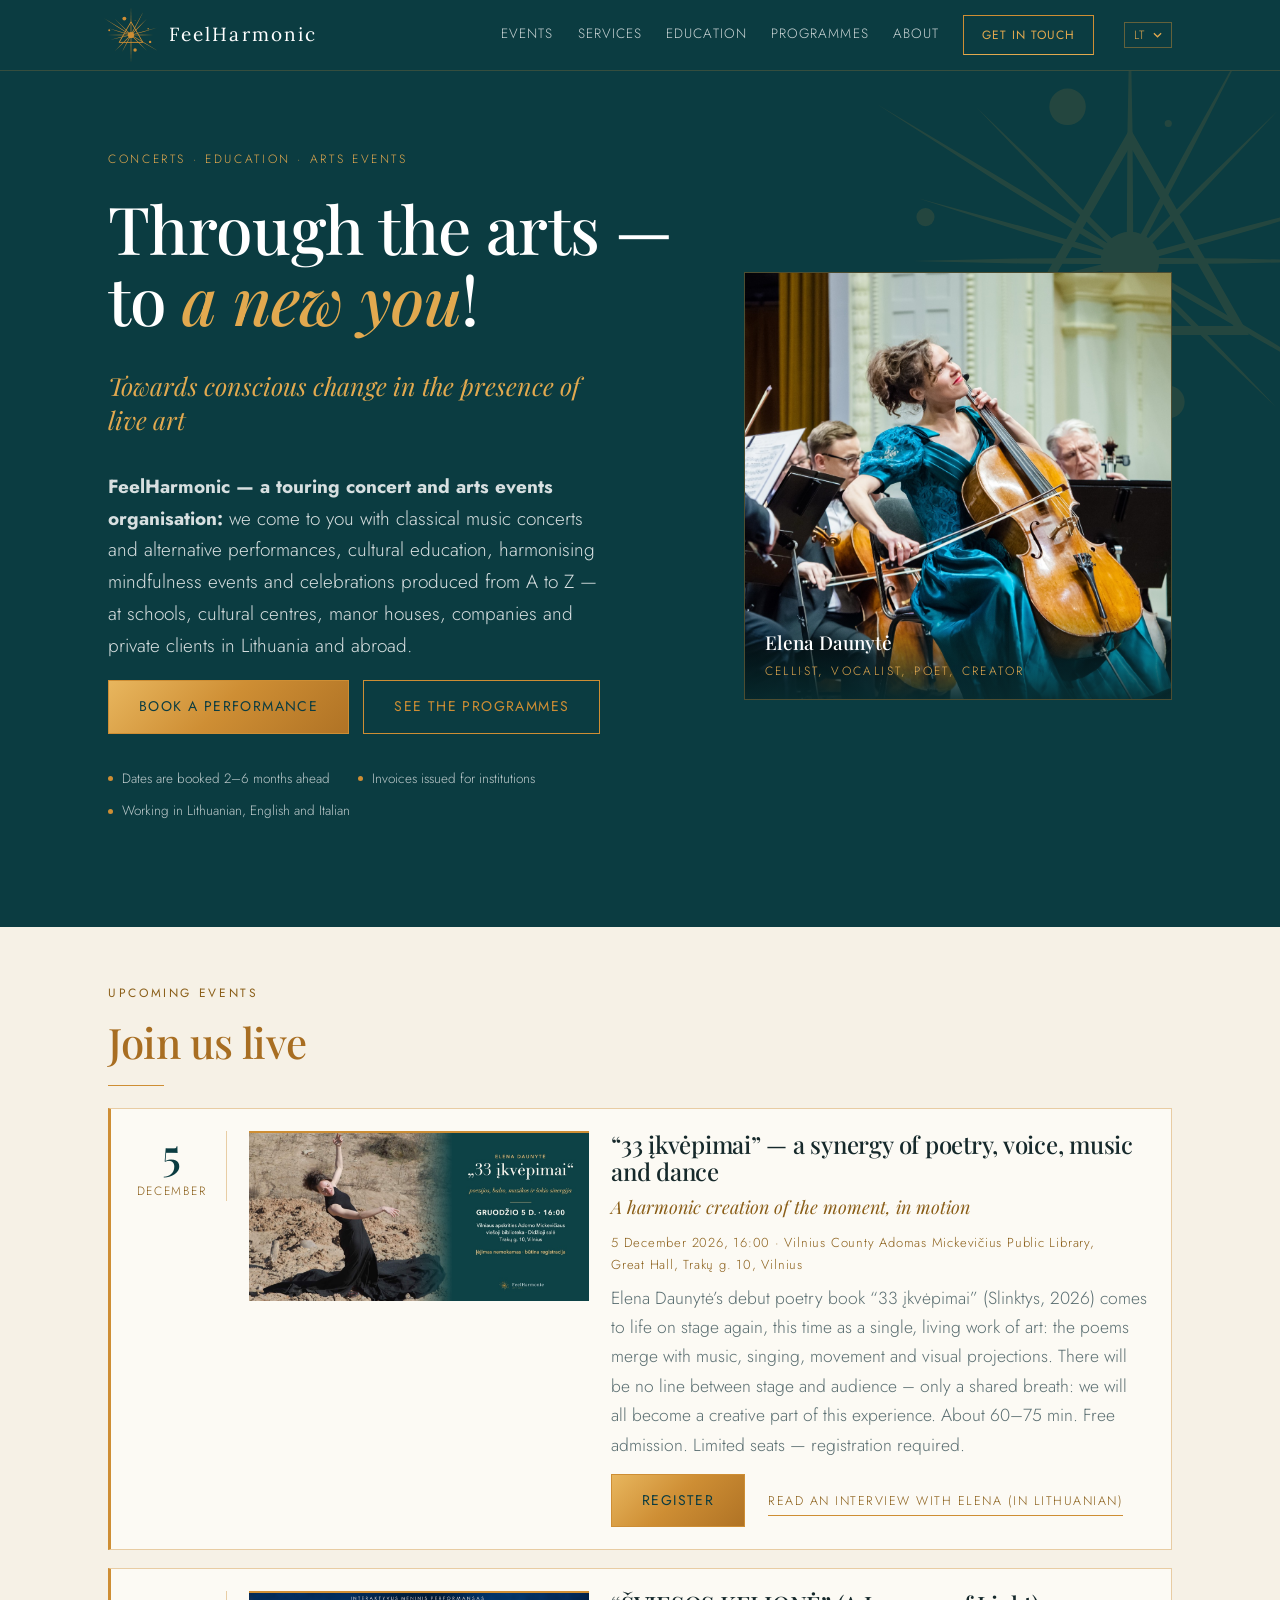
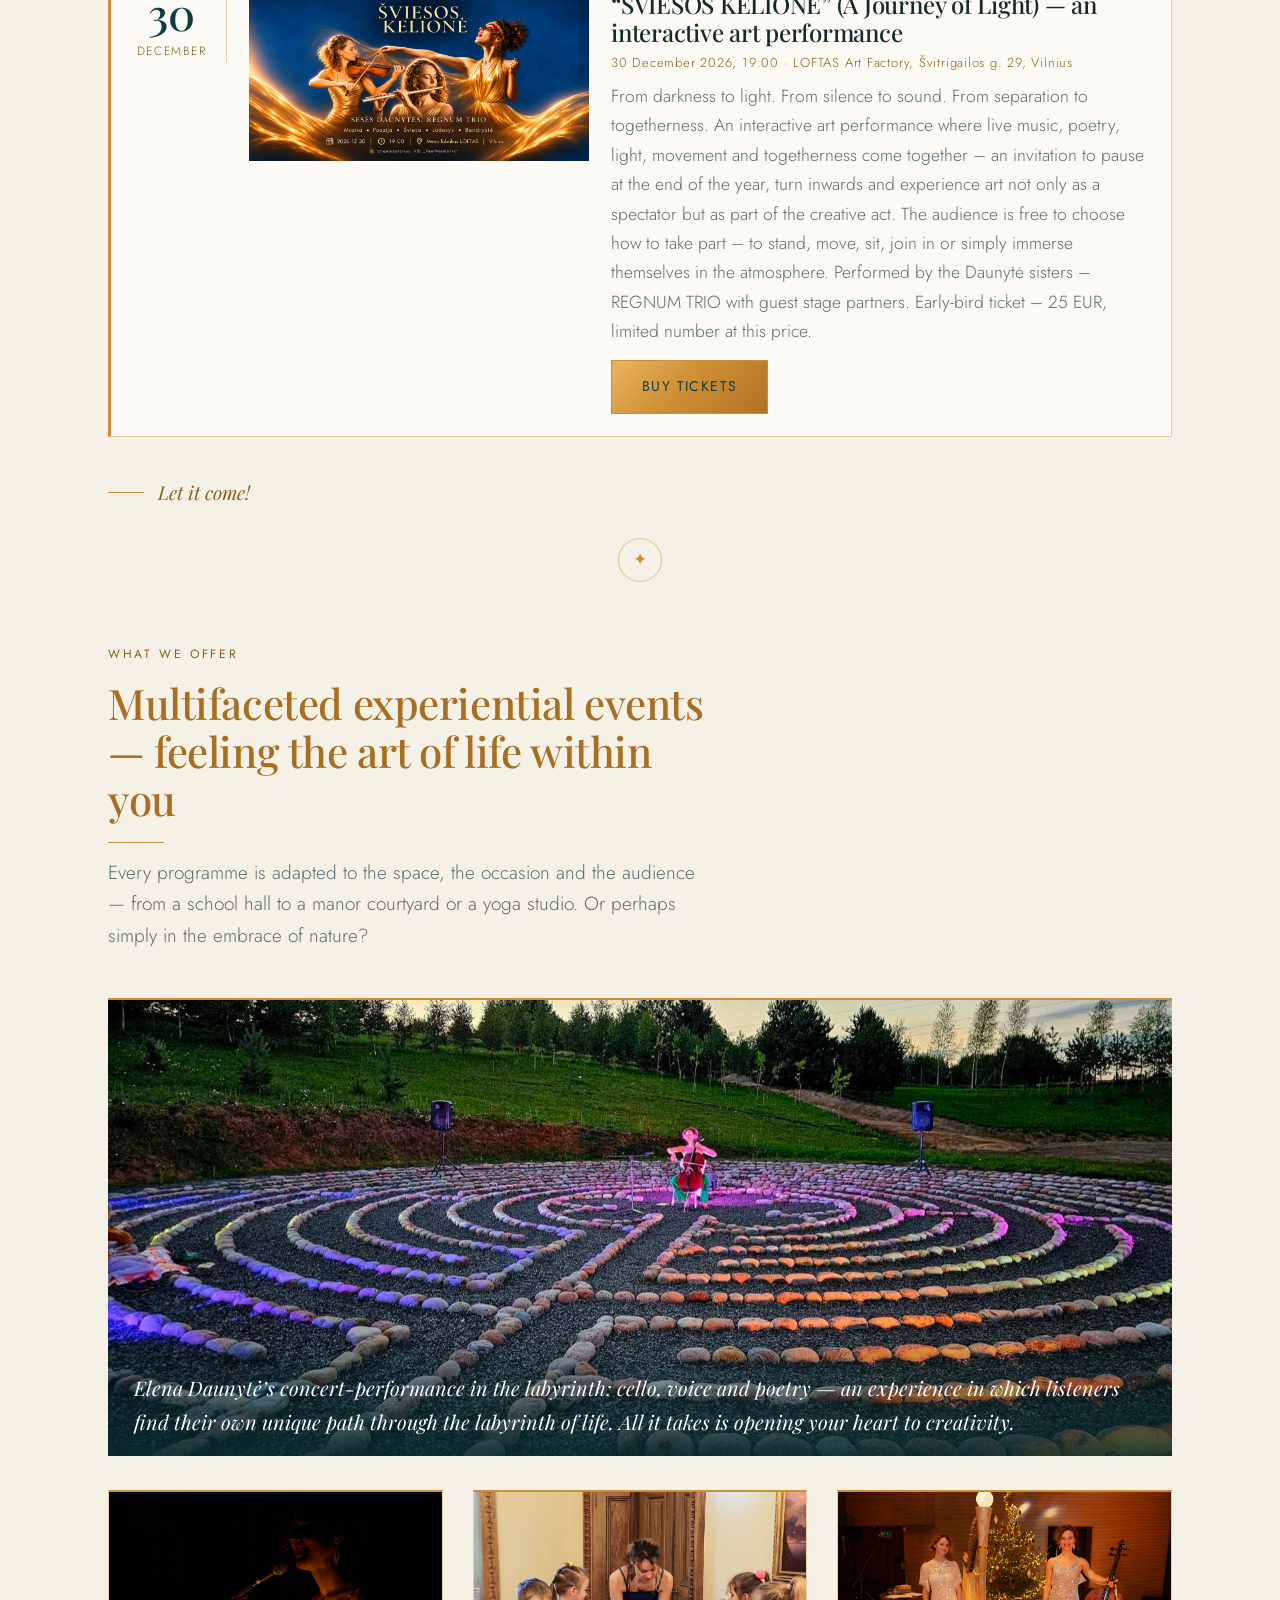
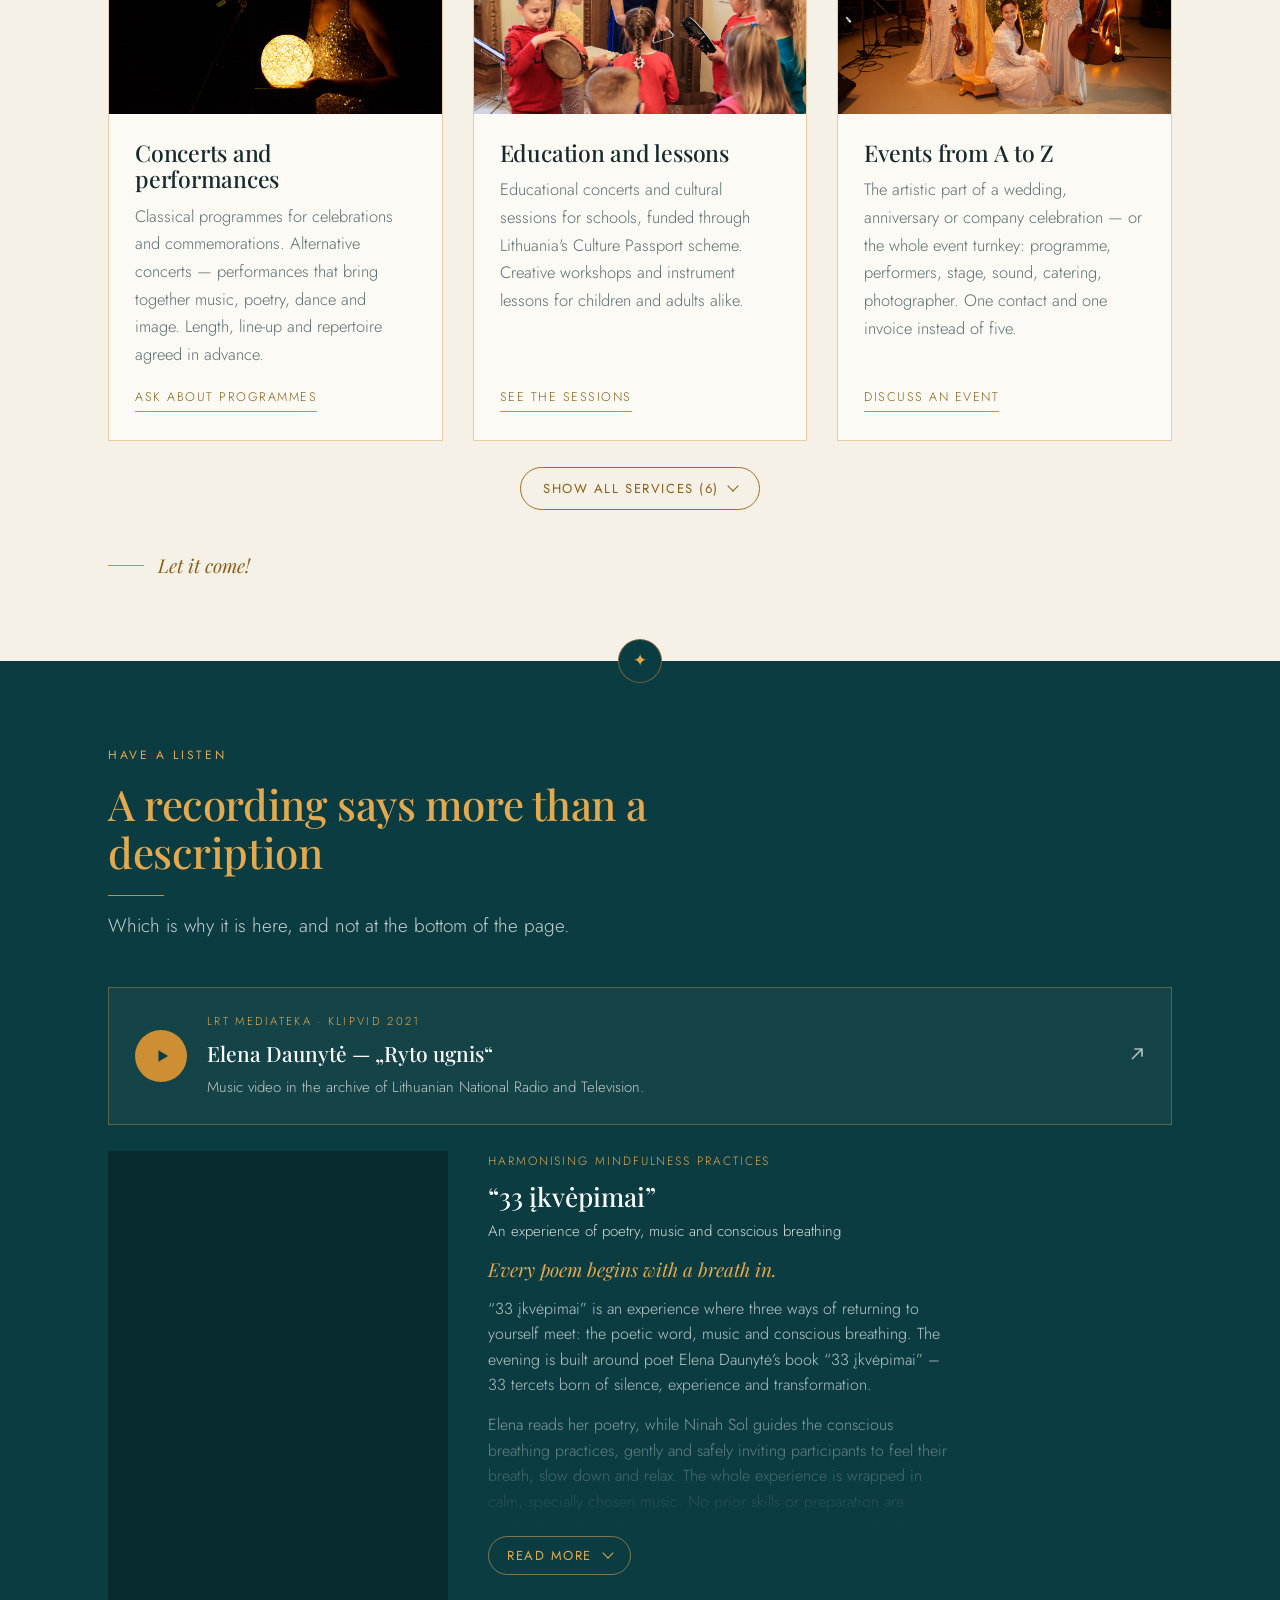
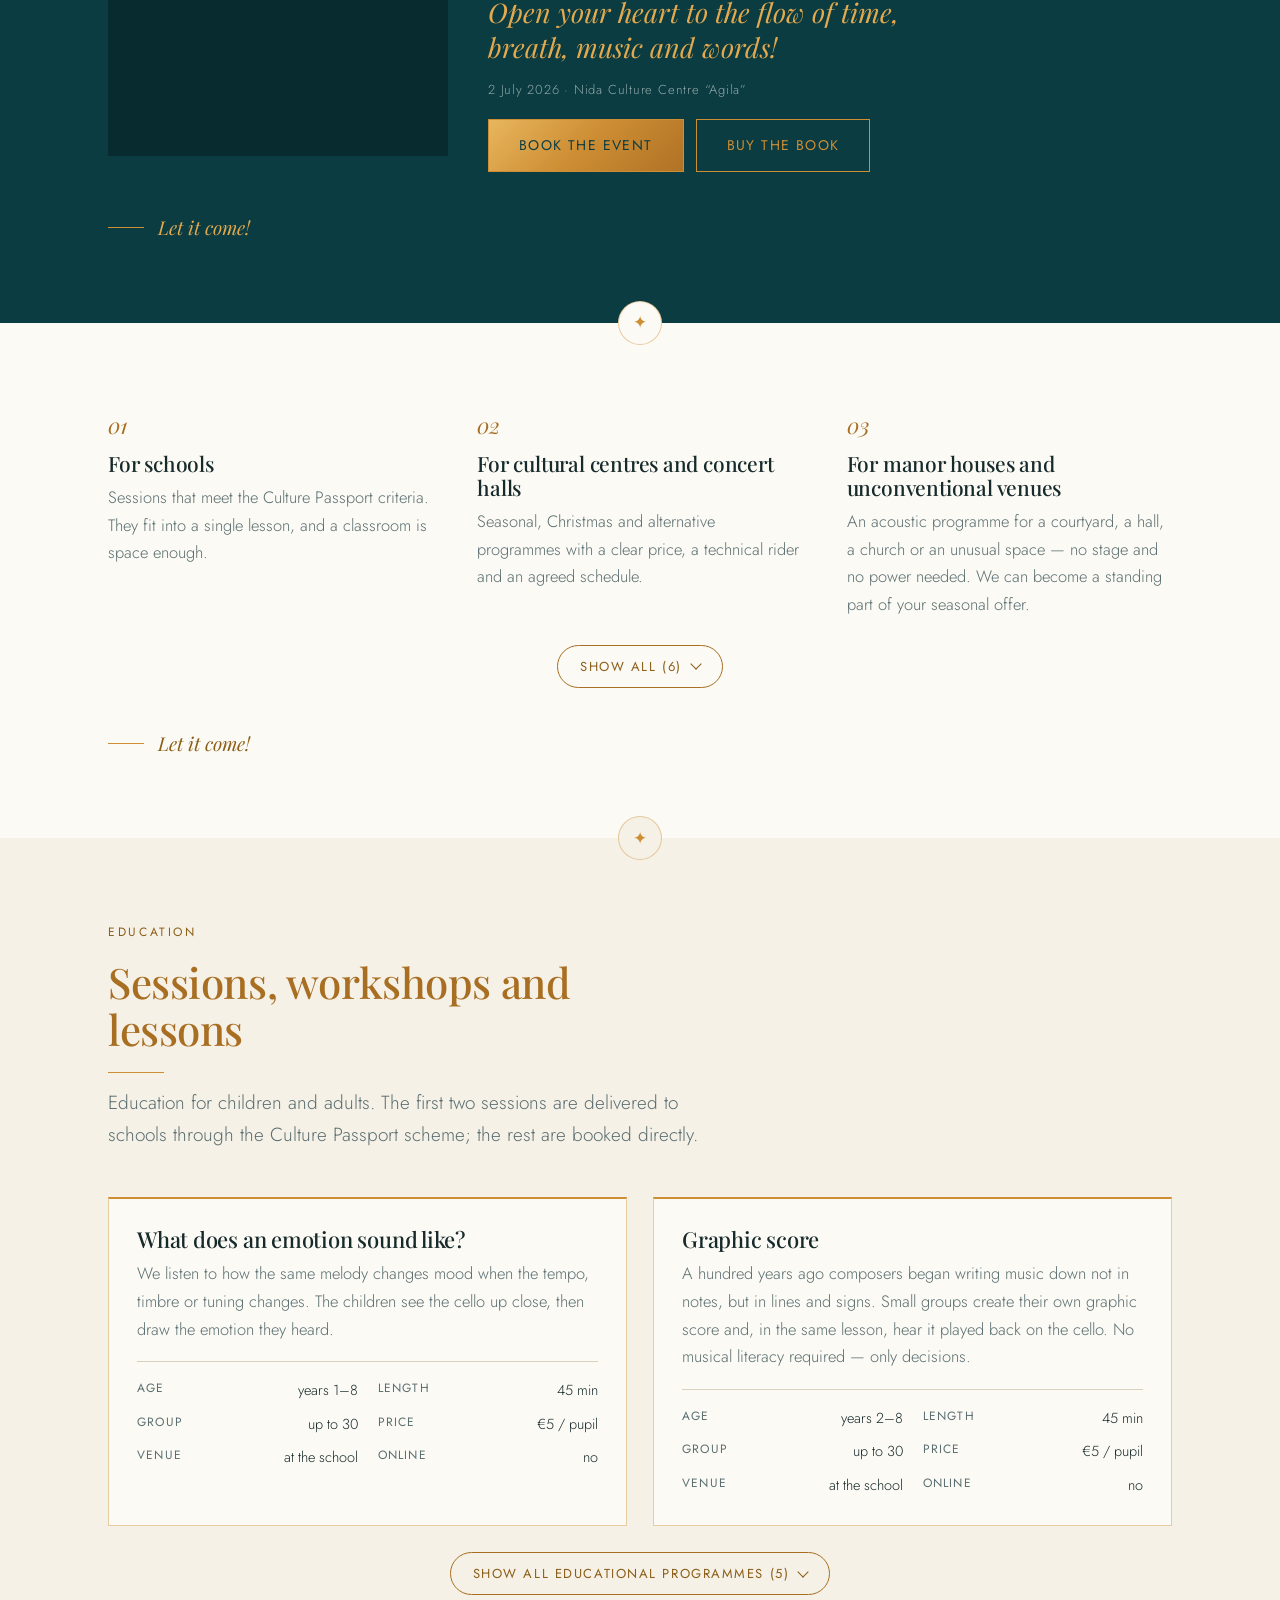
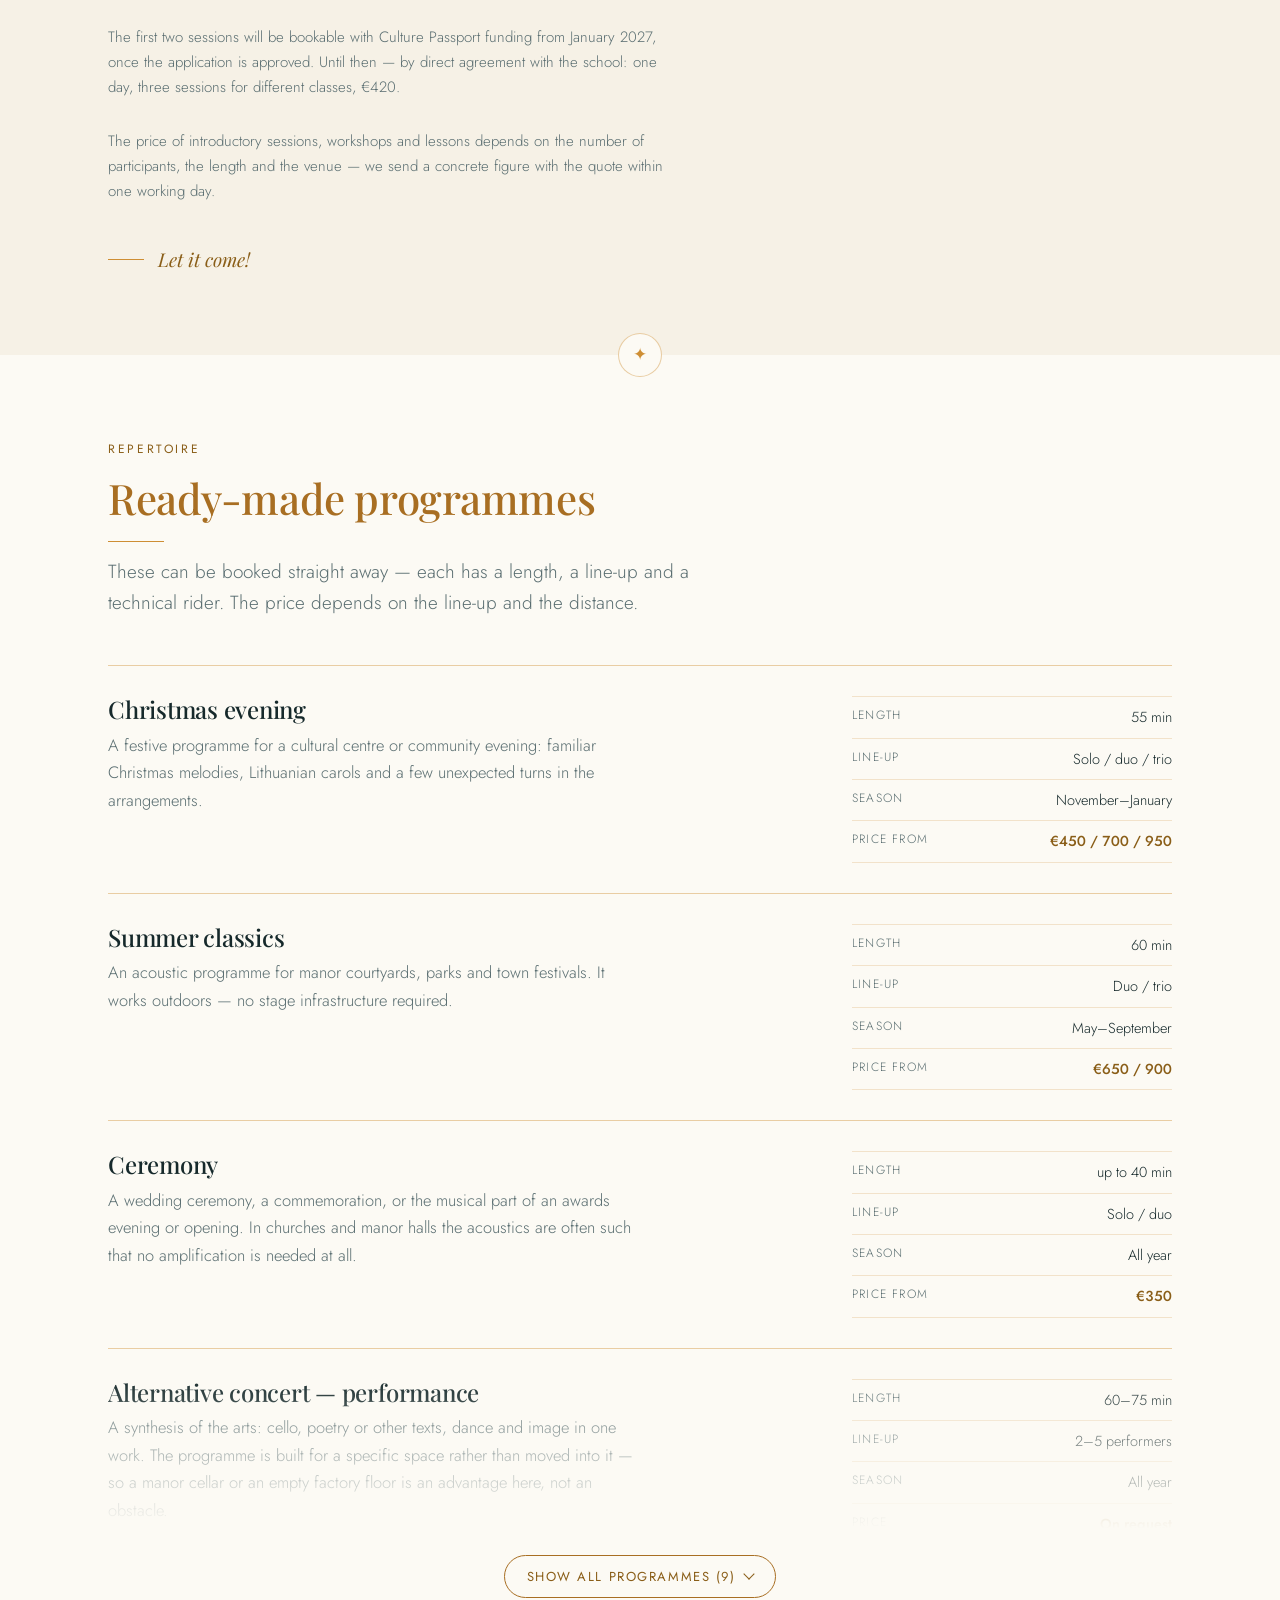
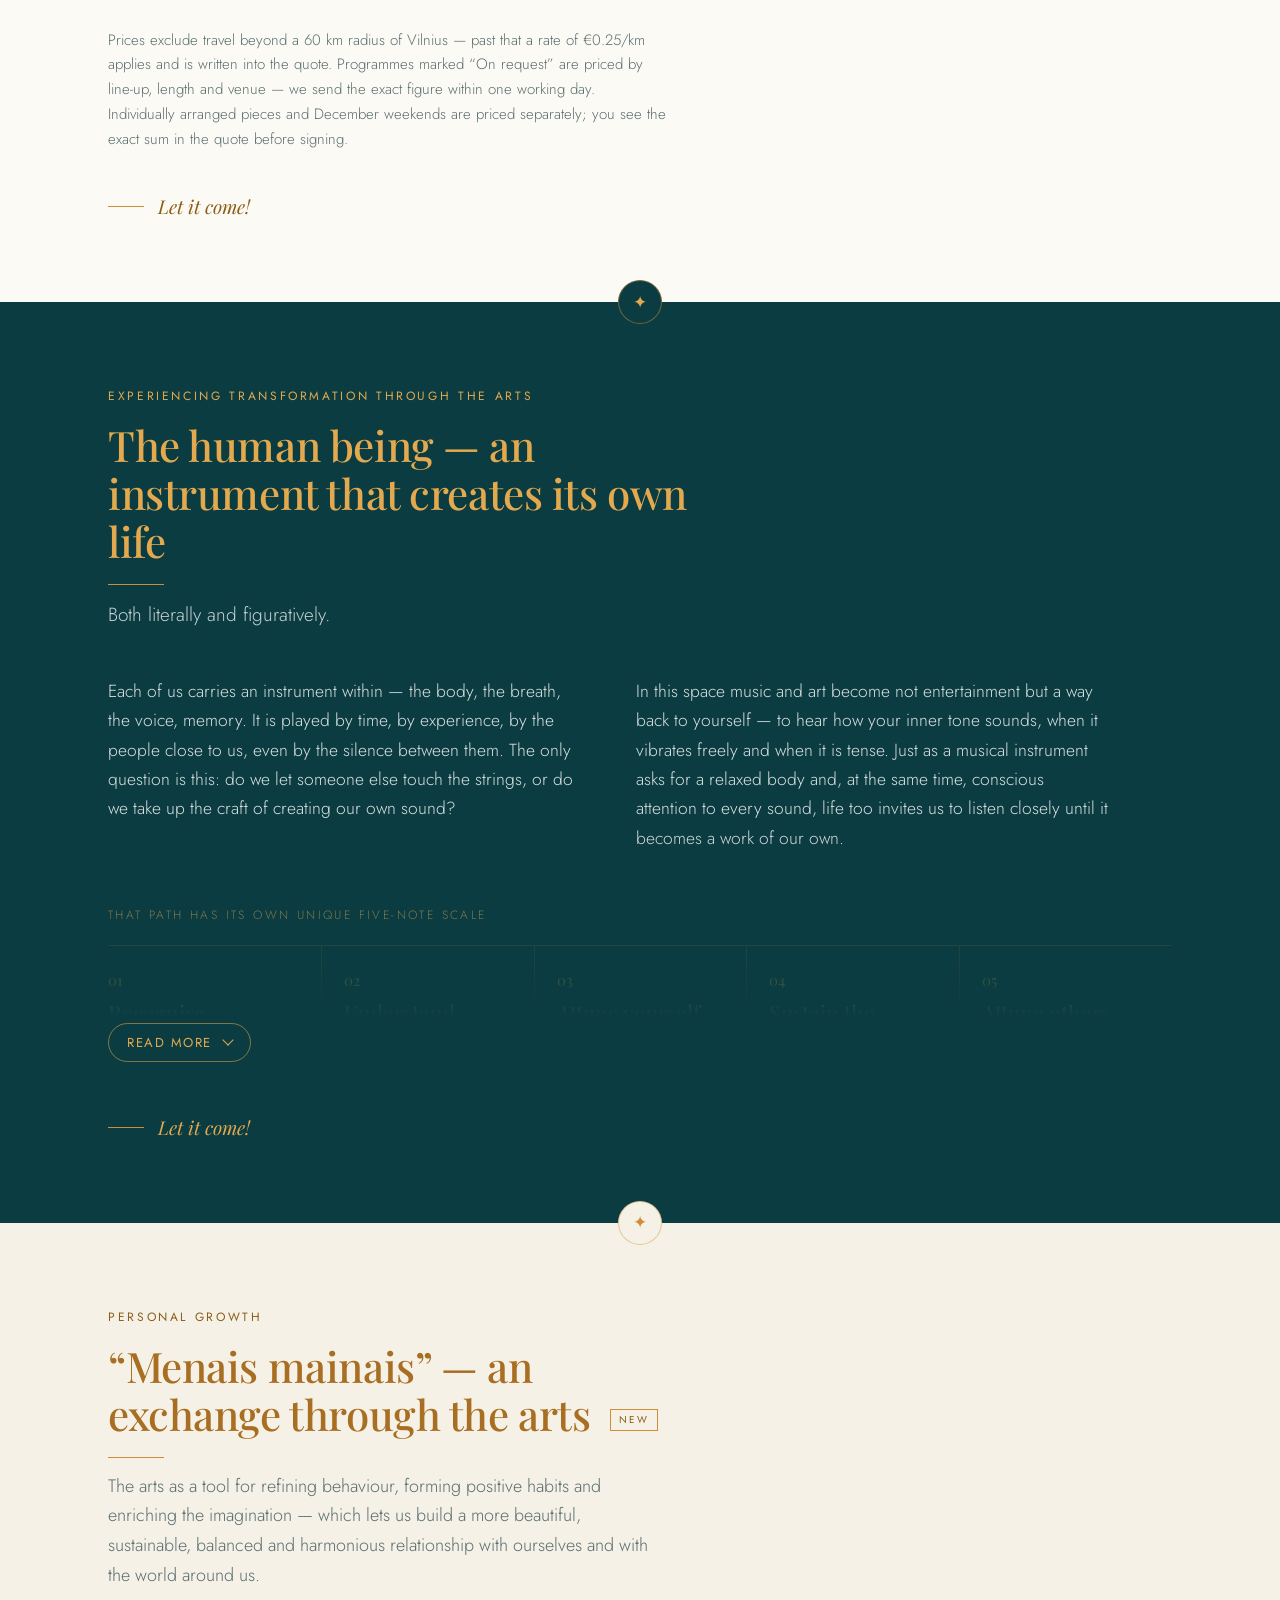
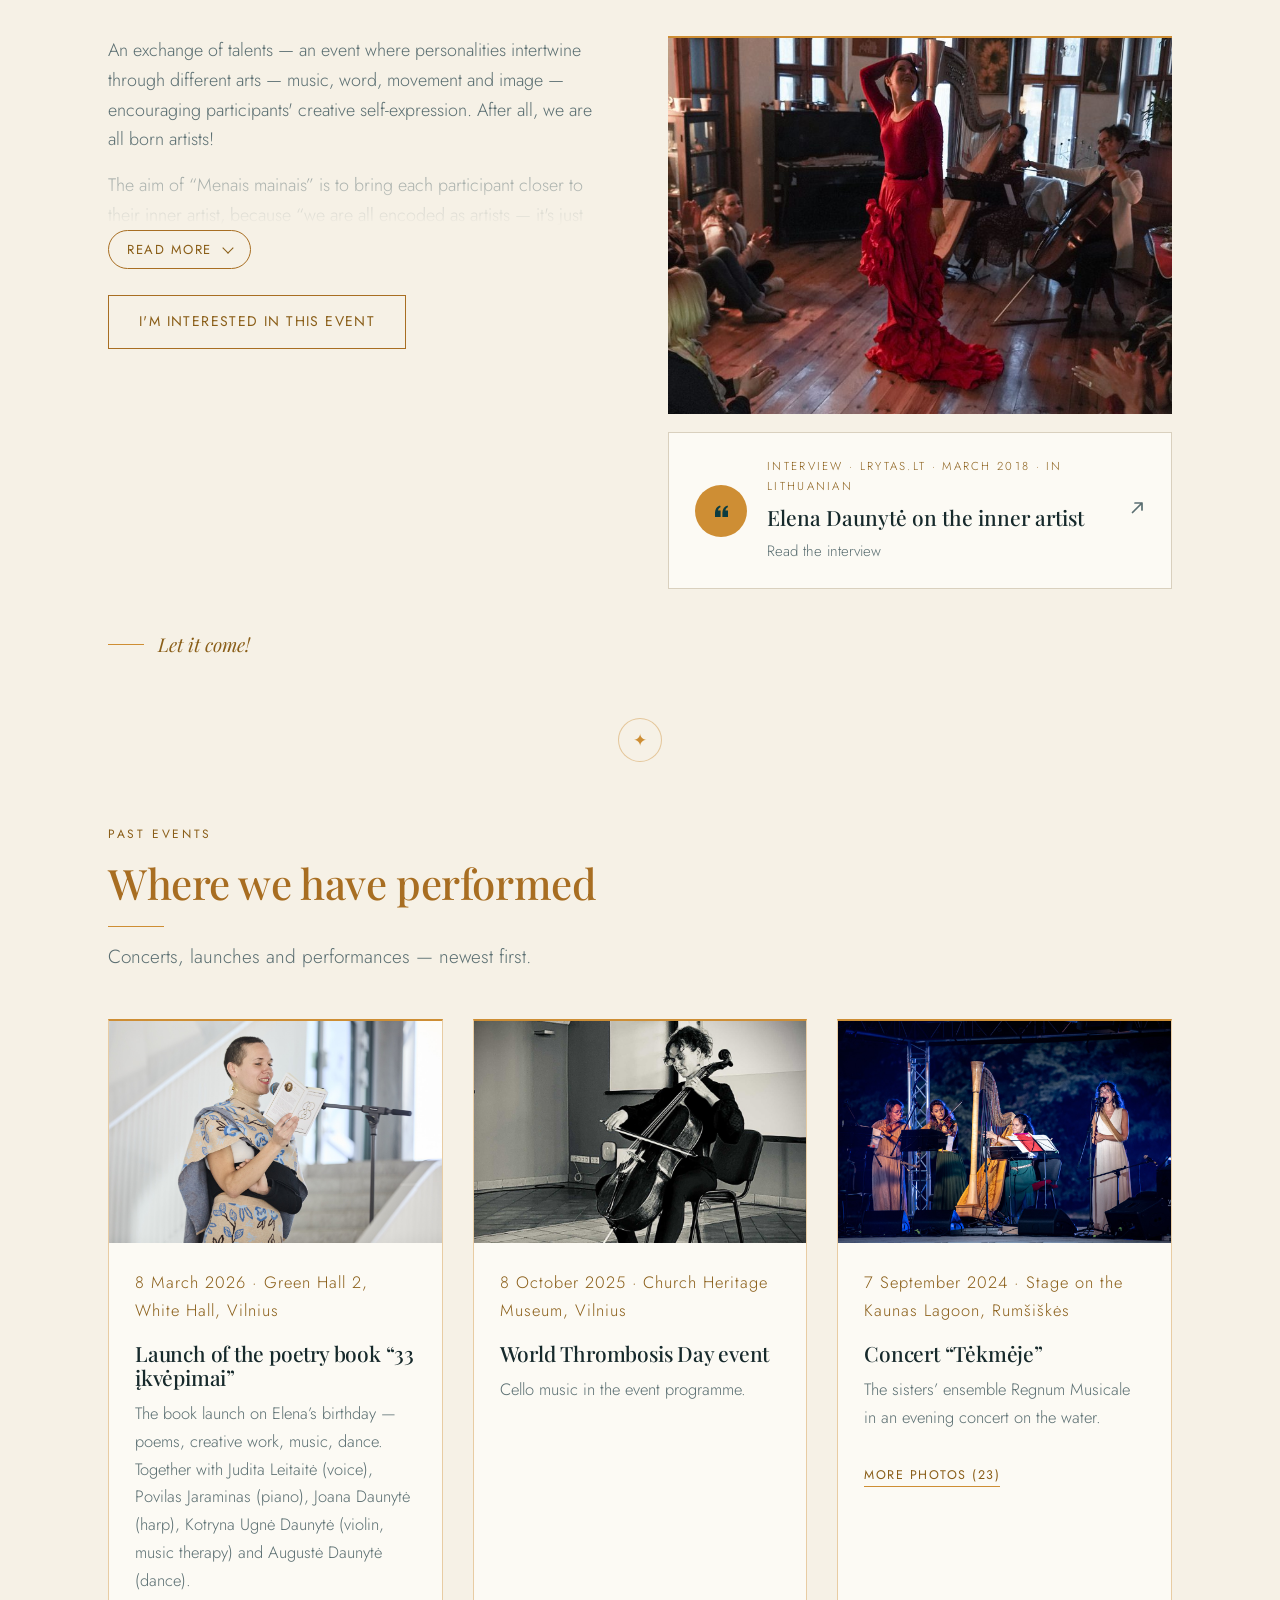
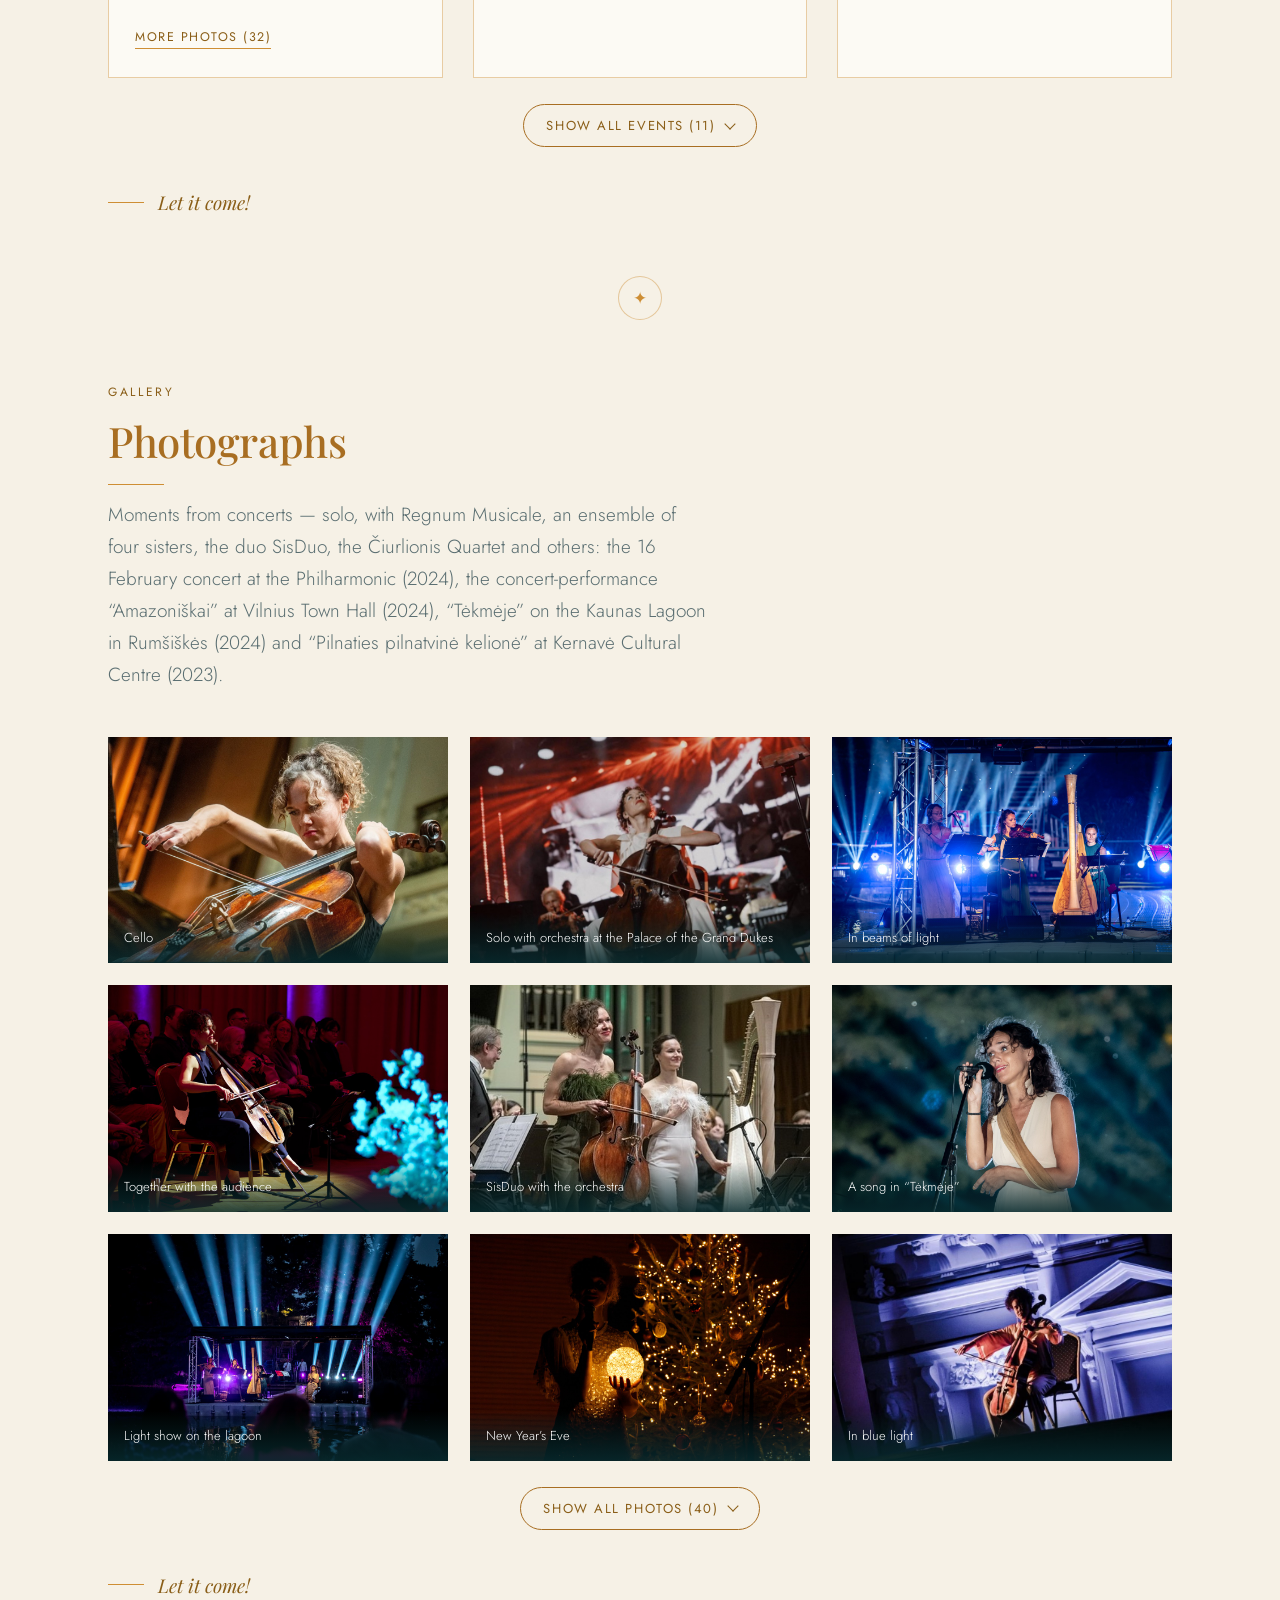
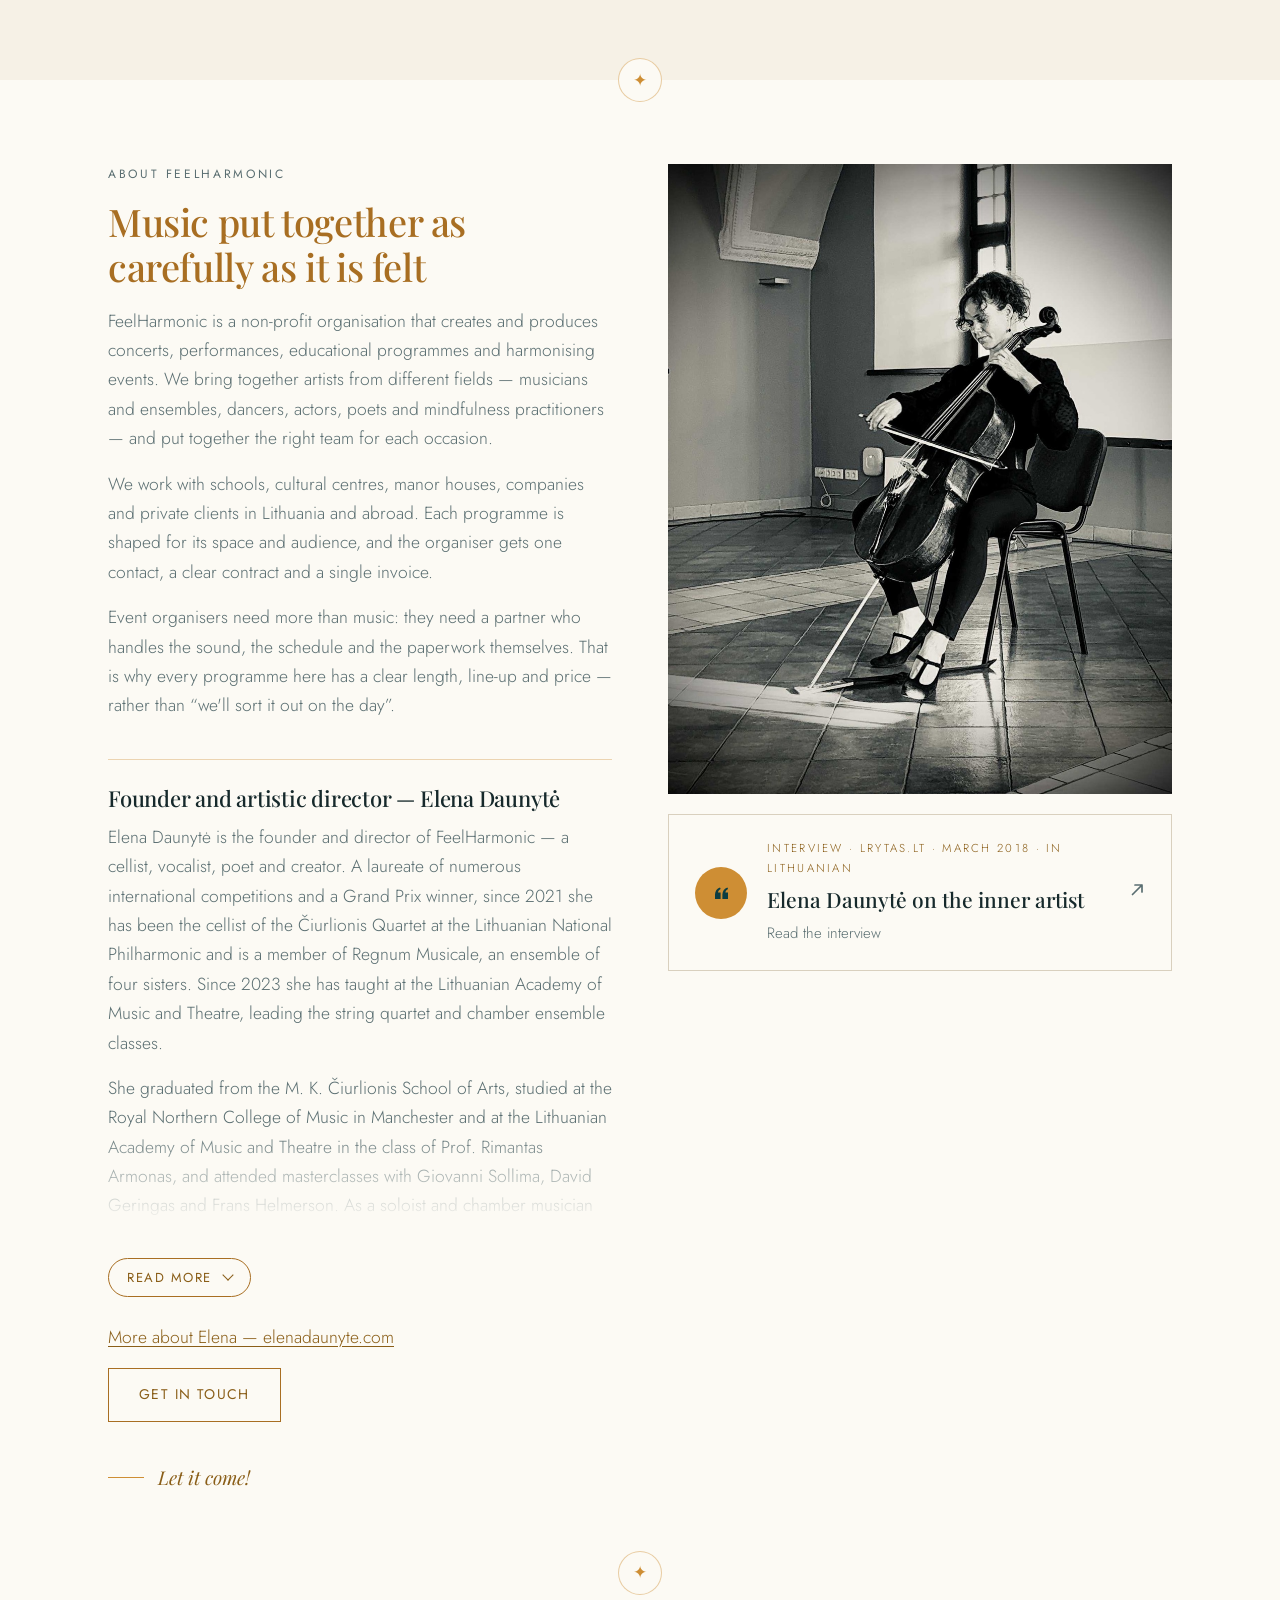
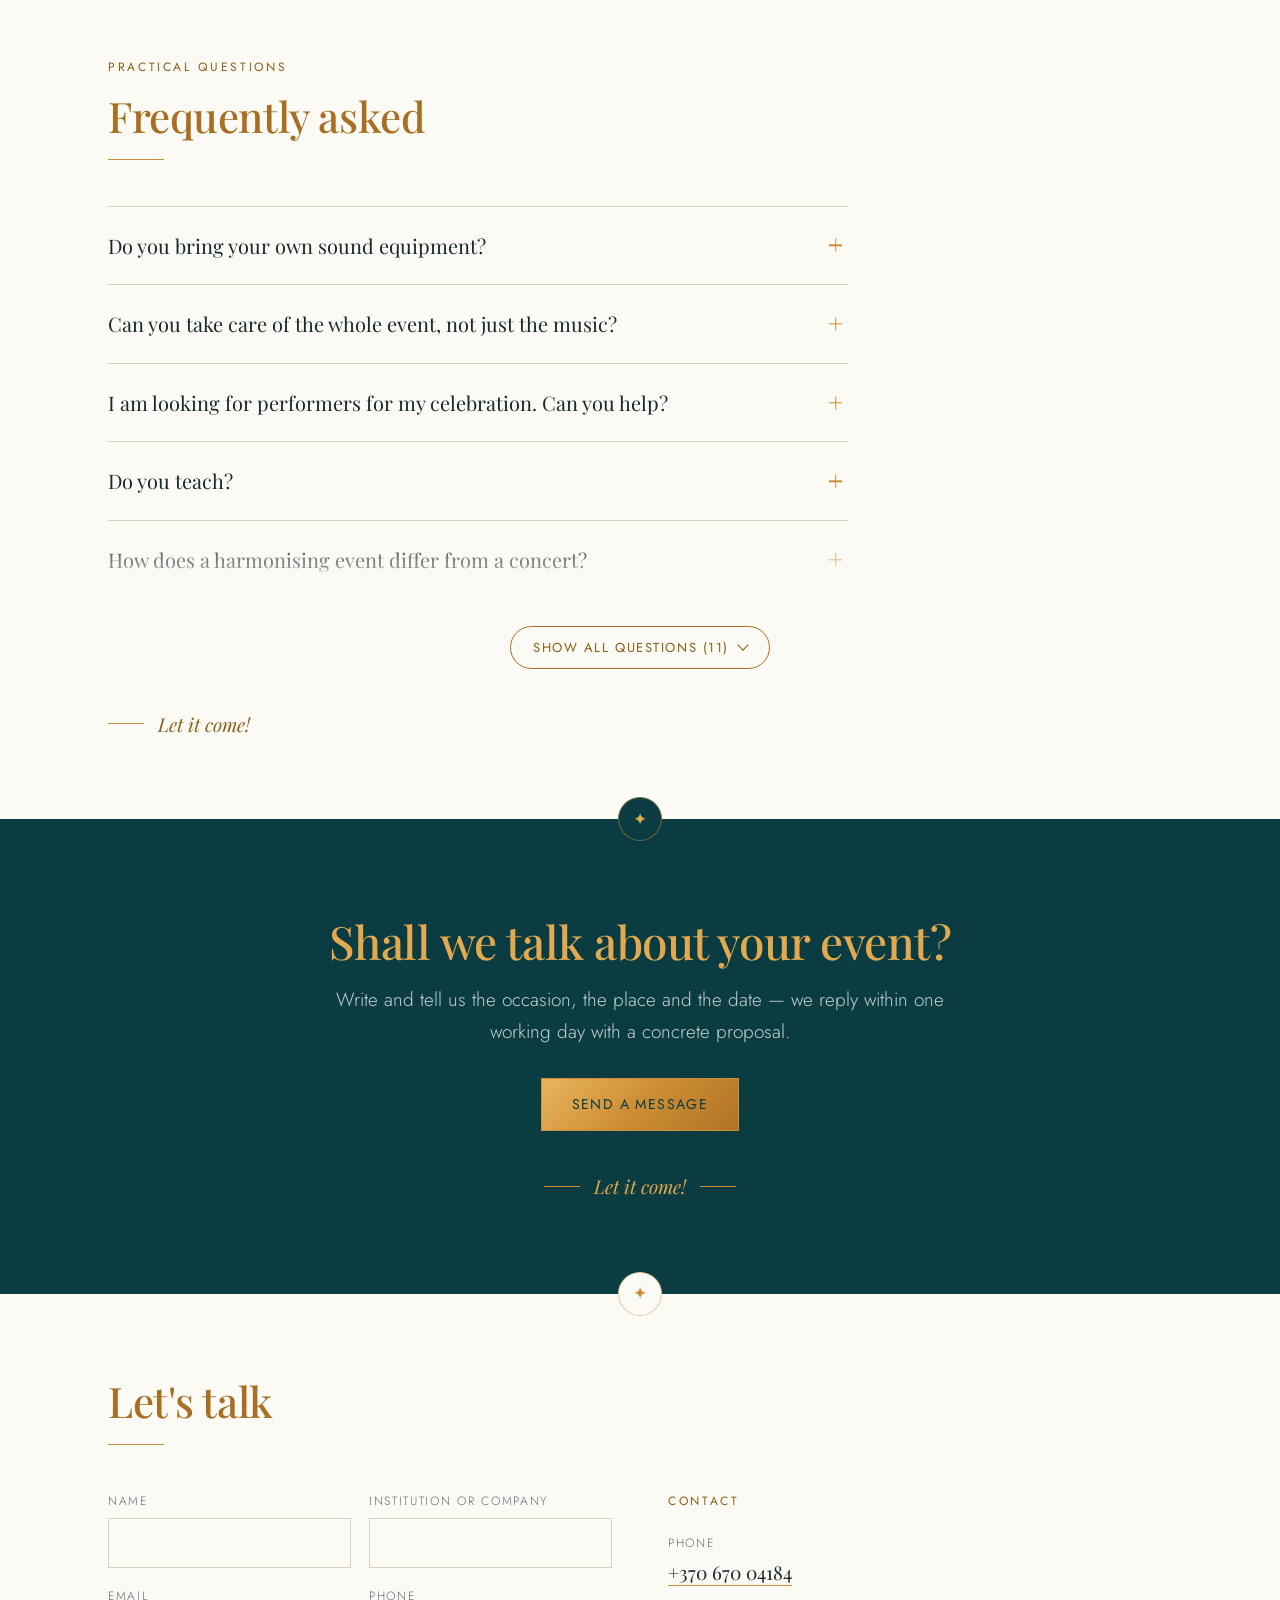
<file: en/index.html>
<!doctype html>
<html lang="en">
<head>
<meta charset="utf-8">
<meta name="viewport" content="width=device-width, initial-scale=1">

<title>FeelHarmonic — a touring concert and arts events organisation</title>
<meta name="description" content="FeelHarmonic is a touring concert and arts events organisation: concerts and performance art, workshops and music education, harmonising mindfulness events and full event production — we come to schools, cultural centres, manor houses, companies and private clients in Lithuania and abroad.">

<link rel="canonical" href="https://www.feelharmonic.lt/en/">
<link rel="alternate" hreflang="lt" href="https://www.feelharmonic.lt/">
<link rel="alternate" hreflang="en" href="https://www.feelharmonic.lt/en/">
<link rel="alternate" hreflang="it" href="https://www.feelharmonic.lt/it/">
<link rel="alternate" hreflang="x-default" href="https://www.feelharmonic.lt/">
<meta property="og:url" content="https://www.feelharmonic.lt/en/">
<meta property="og:type" content="website">
<meta property="og:locale" content="en_GB">
<meta property="og:site_name" content="FeelHarmonic">
<meta property="og:title" content="FeelHarmonic — a touring concert and arts events organisation">
<meta property="og:description" content="A touring concert and arts events organisation: concerts, performance art, education, harmonising events and full event production in Lithuania and abroad.">
<meta property="og:image" content="https://www.feelharmonic.lt/assets/img/og.jpg">
<meta name="twitter:card" content="summary_large_image">
<meta name="theme-color" content="#0B3C41">

<script>document.documentElement.classList.add("js")</script>
<link rel="icon" href="../favicon.svg" type="image/svg+xml">
<link rel="apple-touch-icon" href="../apple-touch-icon.png">
<link rel="preconnect" href="https://fonts.googleapis.com">
<link rel="preconnect" href="https://fonts.gstatic.com" crossorigin>
<link rel="stylesheet" href="https://fonts.googleapis.com/css2?family=Jost:ital,wght@0,300;0,400;0,500;1,400&family=Lora:wght@400&family=Montserrat:wght@400&family=Playfair+Display:ital,wght@0,500;0,700;1,500&display=swap">
<link rel="stylesheet" href="../assets/css/style.css?v=dcec4c97">
</head>
<body>
<a class="skip" href="#turinys">Skip to content</a>

<!-- ženklo šablonas -->
<svg width="0" height="0" style="position:absolute" aria-hidden="true">
<symbol id="mark" viewBox="0 0 100 100">
    <g class="mark">
<g class="beam"><polygon points="50.00,50.54 66.93,50.40 83.87,50.00 66.93,49.60 50.00,49.46"/>
<polygon points="50.14,50.52 69.67,44.96 89.12,39.15 69.45,44.19 49.86,49.48"/>
<polygon points="50.38,50.38 62.16,38.20 73.74,25.84 61.58,37.64 49.62,49.62"/>
<polygon points="50.47,50.25 60.04,31.97 69.38,13.56 59.33,31.59 49.53,49.75"/>
<polygon points="50.54,50.00 50.40,28.69 50.00,7.38 49.60,28.69 49.46,50.00"/>
<polygon points="50.38,49.62 37.91,37.34 25.26,25.26 37.34,37.91 49.62,50.38"/>
<polygon points="50.28,49.54 29.81,37.01 9.21,24.71 29.39,37.69 49.72,50.46"/>
<polygon points="50.15,49.49 33.02,44.55 15.81,39.87 32.79,45.32 49.85,50.51"/>
<polygon points="50.00,49.46 32.50,49.60 15.01,50.00 32.50,50.40 50.00,50.54"/>
<polygon points="49.88,49.48 34.50,53.17 19.18,57.11 34.68,53.95 50.12,50.52"/>
<polygon points="49.62,49.62 37.50,61.93 25.58,74.42 38.07,62.50 50.38,50.38"/>
<polygon points="49.53,49.75 42.54,63.18 35.78,76.74 43.25,63.56 50.47,50.25"/>
<polygon points="49.46,50.00 49.60,71.31 50.00,92.62 50.40,71.31 50.54,50.00"/>
<polygon points="49.62,50.38 61.53,62.10 73.63,73.63 62.10,61.53 50.38,49.62"/>
<polygon points="49.73,50.46 70.28,62.41 90.97,74.13 70.69,61.72 50.27,49.54"/></g>
<path class="tri" d="M50.02 30.04 L67.94 61.21 L32.06 61.21 Z"/>
<circle class="dot" cx="50" cy="50" r="4.71"/>
<circle class="dot" cx="39.93" cy="25.13" r="2.94"/>
<circle class="dot" cx="56.19" cy="72.74" r="2.62"/>
<circle class="dot" cx="78.96" cy="60.47" r="1.84"/>
<circle class="dot" cx="17.01" cy="42.92" r="1.46"/>
<circle class="dot" cx="76.00" cy="40.51" r="1.08"/>
<circle class="dot" cx="56.17" cy="27.82" r="0.58"/>
    </g>
  </symbol>
<symbol id="mark-sm" viewBox="0 0 100 100">
    <g class="mark-sm">
      <g class="ray">
        <polygon points="50.00,51.45 83.87,50.00 50.00,48.55"/>
        <polygon points="51.03,51.02 73.74,25.84 48.97,48.98"/>
        <polygon points="51.45,50.00 50.00,7.38 48.55,50.00"/>
        <polygon points="51.03,48.97 25.26,25.26 48.97,51.03"/>
        <polygon points="50.76,48.77 9.21,24.71 49.24,51.23"/>
        <polygon points="50.00,48.55 15.01,50.00 50.00,51.45"/>
        <polygon points="48.97,48.97 25.58,74.42 51.03,51.03"/>
        <polygon points="48.55,50.00 50.00,92.62 51.45,50.00"/>
        <polygon points="48.97,51.03 73.63,73.63 51.03,48.97"/>
        <polygon points="49.26,51.25 90.97,74.13 50.74,48.75"/>
      </g>
      <path class="tri" d="M50.02 30.04 L67.94 61.21 L32.06 61.21 Z"/>
      <circle class="dot" cx="50" cy="50" r="5.6"/>
      <circle class="dot" cx="39.93" cy="25.13" r="3.4"/>
      <circle class="dot" cx="56.19" cy="72.74" r="3.1"/>
    </g>
  </symbol>
</svg>

<header id="nav">
  <div class="in">
    <a class="brand" href="#top">
      <svg><use href="#mark"/></svg>
      <b>FeelHarmonic</b>
    </a>
    <nav class="main" aria-label="Main navigation">
      <a href="#renginiai">Events</a>
      <a href="#paslaugos">Services</a>
      <a href="#edukacijos">Education</a>
      <a href="#programos">Programmes</a>
      <a href="#apie">About</a>
      <a class="btn" href="#kontaktai">Get in touch</a>
    </nav>
    <details class="lang-menu">
      <summary aria-label="Language: English">LT<svg viewBox="0 0 10 6" aria-hidden="true"><path d="M1 1l4 4 4-4"/></svg></summary>
      <div class="lang-list" role="group" aria-label="Language">
        <a href="/" hreflang="lt" lang="lt"><b>LT</b>Lietuvių</a>
        <a href="/it/" hreflang="it" lang="it"><b>IT</b>Italiano</a>
      </div>
    </details>
    <button class="burger" id="burger" type="button" aria-expanded="false" aria-controls="mobile-nav" aria-label="Menu">
      <span></span><span></span><span></span>
    </button>
  </div>
</header>

<nav class="mobile-nav" id="mobile-nav" aria-label="Mobile menu">
  <a class="btn solid" href="#kontaktai">Get in touch</a>
  <a href="#renginiai">Events</a>
  <a href="#paslaugos">Services</a>
  <a href="#irasai">Recordings</a>
  <a href="#edukacijos">Education</a>
  <a href="#programos">Programmes</a>
  <a href="#augimas">Personal growth</a>
  <a href="#galerija">Gallery</a>
  <a href="#apie">About</a>
  <a href="#duk">FAQ</a>
  <a href="#tiesiogiai">Contacts</a>
  <button class="menu-close" type="button">Close menu</button>
</nav>

<main id="top">
<span id="turinys"></span>

<!-- ---------- HERO ---------- -->
<div class="hero">
  <svg class="halo" aria-hidden="true"><use href="#mark"/></svg>
  <div class="in">
    <div>
      <p class="tagline"><span class="tl-roles">Concerts&nbsp;· education&nbsp;· arts events</span></p>
      <h1>Through the arts — to <em>a new you</em>!</h1>
      <p class="kicker">Towards conscious change in the presence of live art</p>
      <p class="sub"><strong>FeelHarmonic — a touring concert and arts events organisation:</strong> we come to you with classical music concerts and alternative performances, cultural education, harmonising mindfulness events and celebrations produced from A to Z — at schools, cultural centres, manor houses, companies and private clients in Lithuania and abroad.</p>
      <div class="acts">
        <a class="btn solid" href="#kontaktai">Book a performance</a>
        <a class="btn" href="#programos">See the programmes</a>
      </div>
      <div class="hero-facts">
        <span>Dates are booked 2–6 months ahead</span>
        <span>Invoices issued for institutions</span>
        <span>Working in Lithuanian, English and Italian</span>
      </div>
    </div>

    <figure class="portrait" data-photo>
      <svg class="ph-empty" viewBox="0 0 100 100" aria-hidden="true"><use href="#mark"/></svg>
      <img src="../assets/img/elena.jpg" alt="Elena Daunytė playing the cello with the Lithuanian Chamber Orchestra at the Lithuanian National Philharmonic" width="1000" height="1000" data-optional data-lb-set="../assets/img/elena.jpg|../assets/img/renginiai/filharmonija-2022/01.jpg|../assets/img/renginiai/filharmonija-2022/02.jpg|../assets/img/renginiai/filharmonija-2022/03.jpg|../assets/img/renginiai/filharmonija-2022/04.jpg|../assets/img/renginiai/filharmonija-2022/05.jpg|../assets/img/renginiai/filharmonija-2022/06.jpg" data-lb-set-meta="Soloist Elena Daunytė, conductor Andrzej Kosendiak (Poland), Lithuanian Chamber Orchestra · Lithuanian National Philharmonic · Photo: Inga Juodytė · 7 May 2022|Soloist Elena Daunytė, conductor Andrzej Kosendiak (Poland), Lithuanian Chamber Orchestra · Lithuanian National Philharmonic · Photo: Inga Juodytė · 7 May 2022|Soloist Elena Daunytė, conductor Andrzej Kosendiak (Poland), Lithuanian Chamber Orchestra · Lithuanian National Philharmonic · Photo: Inga Juodytė · 7 May 2022|Soloist Elena Daunytė, conductor Andrzej Kosendiak (Poland), Lithuanian Chamber Orchestra · Lithuanian National Philharmonic · Photo: Inga Juodytė · 7 May 2022|Soloist Elena Daunytė, conductor Andrzej Kosendiak (Poland), Lithuanian Chamber Orchestra · Lithuanian National Philharmonic · Photo: Inga Juodytė · 7 May 2022|Soloist Elena Daunytė, conductor Andrzej Kosendiak (Poland), Lithuanian Chamber Orchestra · Lithuanian National Philharmonic · Photo: Inga Juodytė · 7 May 2022|Soloist Elena Daunytė, conductor Andrzej Kosendiak (Poland), Lithuanian Chamber Orchestra · Lithuanian National Philharmonic · Photo: Inga Juodytė · 7 May 2022" data-lb-start="0" data-lb data-lb-meta="Soloist Elena Daunytė, conductor Andrzej Kosendiak (Poland), Lithuanian Chamber Orchestra · Lithuanian National Philharmonic · Photo: Inga Juodytė · 7 May 2022">
      <figcaption>
        <b>Elena Daunytė</b>
        <span>Cellist, vocalist, poet, creator</span>
      </figcaption>
    </figure>
  </div>
</div>

<!-- ---------- ARTĖJANTYS RENGINIAI ---------- -->
<section id="renginiai" class="band-cream ev-band">
  <div class="in">
    <div class="head reveal">
      <p class="eyebrow">Upcoming events</p>
      <h2>Join us live</h2>
    </div>
    <div class="ev-list reveal">
      <article class="ev-up has-img">
        <div class="ev-day"><b>5</b><span>December</span></div>
        <figure class="shot ev-poster" data-photo>
        <svg class="ph-empty" viewBox="0 0 100 100" aria-hidden="true"><use href="#mark"/></svg>
        <img src="../assets/img/renginiai/33-ikvepimai-2026/plakatas.jpg" alt="“33 įkvėpimai” — a synergy of poetry, voice, music and dance" data-optional data-lb data-lb-meta="Poster of “33 įkvėpimai” · Photo: Gintaras Jonaitis · 5 December 2026">
      </figure>
        <div class="ev-tx">
          <h3>“33 įkvėpimai” — a synergy of poetry, voice, music and dance</h3>
          <p class="ev-motto">A harmonic creation of the moment, in motion</p>
          <p class="ev-meta">5 December 2026, 16:00 · Vilnius County Adomas Mickevičius Public Library, Great Hall, Trakų g. 10, Vilnius</p>
          <p>Elena Daunytė’s debut poetry book “33 įkvėpimai” (Slinktys, 2026) comes to life on stage again, this time as a single, living work of art: the poems merge with music, singing, movement and visual projections. There will be no line between stage and audience – only a shared breath: we will all become a creative part of this experience. About 60–75 min. Free admission. Limited seats — registration required.</p>
          <a class="btn solid" href="https://docs.google.com/forms/d/e/1FAIpQLSekMrQQLSZhiER8FZRTW8T10vxk3zy3NHXZMo21MDBY-iYDOQ/viewform" target="_blank" rel="noopener">Register</a>
          <a class="more ev-extra" href="https://www.lrytas.lt/kultura/scena/2018/03/31/news/elena-daunyte-jei-buciau-turejusi-teti-nezinia-ar-muzika-ar-literatura-butu-likusi-fone--5551622" target="_blank" rel="noopener">Read an interview with Elena (in Lithuanian)</a>
        </div>
      </article>
      <article class="ev-up has-img">
        <div class="ev-day"><b>30</b><span>December</span></div>
        <figure class="shot ev-poster" data-photo>
        <svg class="ph-empty" viewBox="0 0 100 100" aria-hidden="true"><use href="#mark"/></svg>
        <img src="../assets/img/renginiai/sviesos-kelione-2026/plakatas.jpg" alt="“ŠVIESOS KELIONĖ” (A Journey of Light) — an interactive art performance" data-optional data-lb data-lb-meta="Poster of “ŠVIESOS KELIONĖ” (A Journey of Light) · LOFTAS Art Factory · 30 December 2026">
      </figure>
        <div class="ev-tx">
          <h3>“ŠVIESOS KELIONĖ” (A Journey of Light) — an interactive art performance</h3>
          <p class="ev-meta">30 December 2026, 19:00 · LOFTAS Art Factory, Švitrigailos g. 29, Vilnius</p>
          <p>From darkness to light. From silence to sound. From separation to togetherness. An interactive art performance where live music, poetry, light, movement and togetherness come together – an invitation to pause at the end of the year, turn inwards and experience art not only as a spectator but as part of the creative act. The audience is free to choose how to take part – to stand, move, sit, join in or simply immerse themselves in the atmosphere. Performed by the Daunytė sisters – REGNUM TRIO with guest stage partners. Early-bird ticket – 25 EUR, limited number at this price.</p>
          <a class="btn solid" href="https://tickets.paysera.com/lt-LT/event/sviesos-kelione" target="_blank" rel="noopener">Buy tickets</a>
        </div>
      </article>
    </div>

    <p class="motto reveal">Let it come!</p>
  </div>
</section>

<!-- ---------- PASLAUGOS ---------- -->
<section id="paslaugos" class="band-cream">
  <div class="in">
    <div class="head reveal">
      <p class="eyebrow">What we offer</p>
      <h2>Multifaceted experiential events — feeling the art of life within you</h2>
      <p class="lede">Every programme is adapted to the space, the occasion and the audience — from a school hall to a manor courtyard or a yoga studio. Or perhaps simply in the embrace of nature?</p>
    </div>

    <figure class="svc-banner reveal">
      <img src="../assets/img/labirintas.jpg" alt="Elena Daunytė playing the cello and singing at the centre of a stone labyrinth lit in colour" width="1600" height="686" data-lb-set="../assets/img/labirintas.jpg|../assets/img/renginiai/labirintas-2024/01.jpg|../assets/img/renginiai/labirintas-2024/02.jpg|../assets/img/renginiai/labirintas-2024/03.jpg|../assets/img/renginiai/labirintas-2024/04.jpg|../assets/img/renginiai/labirintas-2024/05.jpg|../assets/img/renginiai/labirintas-2024/06.jpg" data-lb-set-meta="Elena’s creative performance — a synergy of cello, voice and poetry · Keliautojų namai (Travellers’ House), Trakai · Photo: Tomas Martūnas · 29 June 2024|Elena’s creative performance — a synergy of cello, voice and poetry · Keliautojų namai (Travellers’ House), Trakai · Photo: Tomas Martūnas · 29 June 2024|Elena’s creative performance — a synergy of cello, voice and poetry · Keliautojų namai (Travellers’ House), Trakai · Photo: Tomas Martūnas · 29 June 2024|Elena’s creative performance — a synergy of cello, voice and poetry · Keliautojų namai (Travellers’ House), Trakai · Photo: Tomas Martūnas · 29 June 2024|Elena’s creative performance — a synergy of cello, voice and poetry · Keliautojų namai (Travellers’ House), Trakai · Photo: Tomas Martūnas · 29 June 2024|Elena’s creative performance — a synergy of cello, voice and poetry · Keliautojų namai (Travellers’ House), Trakai · Photo: Tomas Martūnas · 29 June 2024|Elena’s creative performance — a synergy of cello, voice and poetry · Keliautojų namai (Travellers’ House), Trakai · Photo: Tomas Martūnas · 29 June 2024" data-lb-start="0" data-lb data-lb-meta="Elena’s creative performance — a synergy of cello, voice and poetry · Keliautojų namai (Travellers’ House), Trakai · Photo: Tomas Martūnas · 29 June 2024">
      <figcaption>Elena Daunytė’s concert-performance in the labyrinth: cello, voice and poetry — an experience in which listeners find their own unique path through the labyrinth of life. All it takes is opening your heart to creativity.</figcaption>
    </figure>

    <div class="grid3 reveal" data-show="3" data-show-mobile="1" data-peek="mobile">
      <article class="card">
        <figure class="shot" data-photo>
        <svg class="ph-empty" viewBox="0 0 100 100" aria-hidden="true"><use href="#mark"/></svg>
        <img src="../assets/img/paslauga-koncertai.jpg" alt="Kotryna Ugnė Daunytė speaking in the dark, holding a glowing orb" data-optional data-lb-set="../assets/img/paslauga-koncertai.jpg|../assets/img/paslauga-renginiai.jpg|../assets/img/paslauga-interaktyvu.jpg|../assets/img/galerija-11.jpg|../assets/img/galerija-12.jpg|../assets/img/galerija-2.jpg|../assets/img/galerija-4.jpg|../assets/img/galerija-7.jpg|../assets/img/galerija-9.jpg|../assets/img/renginiai/kernave-2023/01.jpg|../assets/img/renginiai/kernave-2023/02.jpg|../assets/img/renginiai/kernave-2023/03.jpg|../assets/img/renginiai/kernave-2023/04.jpg|../assets/img/renginiai/kernave-2023/05.jpg|../assets/img/renginiai/kernave-2023/06.jpg|../assets/img/renginiai/kernave-2023/07.jpg|../assets/img/renginiai/kernave-2023/08.jpg|../assets/img/renginiai/kernave-2023/09.jpg|../assets/img/renginiai/kernave-2023/10.jpg|../assets/img/renginiai/kernave-2023/11.jpg|../assets/img/renginiai/kernave-2023/12.jpg|../assets/img/renginiai/kernave-2023/13.jpg" data-lb-set-meta="Interactive concert “Pilnaties pilnatvinė kelionė” · Kernavė Cultural Centre · Photo: Laurynas Meškutavičius · 31 December 2023|Interactive concert “Pilnaties pilnatvinė kelionė” · Kernavė Cultural Centre · Photo: Laurynas Meškutavičius · 31 December 2023|Interactive concert “Pilnaties pilnatvinė kelionė” · Kernavė Cultural Centre · Photo: Laurynas Meškutavičius · 31 December 2023|Interactive concert “Pilnaties pilnatvinė kelionė” · Kernavė Cultural Centre · Photo: Laurynas Meškutavičius · 31 December 2023|Interactive concert “Pilnaties pilnatvinė kelionė” · Kernavė Cultural Centre · Photo: Laurynas Meškutavičius · 31 December 2023|Interactive concert “Pilnaties pilnatvinė kelionė” · Kernavė Cultural Centre · Photo: Laurynas Meškutavičius · 31 December 2023|Interactive concert “Pilnaties pilnatvinė kelionė” · Kernavė Cultural Centre · Photo: Laurynas Meškutavičius · 31 December 2023|Interactive concert “Pilnaties pilnatvinė kelionė” · Kernavė Cultural Centre · Photo: Laurynas Meškutavičius · 31 December 2023|Interactive concert “Pilnaties pilnatvinė kelionė” · Kernavė Cultural Centre · Photo: Laurynas Meškutavičius · 31 December 2023|Interactive concert “Pilnaties pilnatvinė kelionė” · Kernavė Cultural Centre · Photo: Laurynas Meškutavičius · 31 December 2023|Interactive concert “Pilnaties pilnatvinė kelionė” · Kernavė Cultural Centre · Photo: Laurynas Meškutavičius · 31 December 2023|Interactive concert “Pilnaties pilnatvinė kelionė” · Kernavė Cultural Centre · Photo: Laurynas Meškutavičius · 31 December 2023|Interactive concert “Pilnaties pilnatvinė kelionė” · Kernavė Cultural Centre · Photo: Laurynas Meškutavičius · 31 December 2023|Interactive concert “Pilnaties pilnatvinė kelionė” · Kernavė Cultural Centre · Photo: Laurynas Meškutavičius · 31 December 2023|Interactive concert “Pilnaties pilnatvinė kelionė” · Kernavė Cultural Centre · Photo: Laurynas Meškutavičius · 31 December 2023|Interactive concert “Pilnaties pilnatvinė kelionė” · Kernavė Cultural Centre · Photo: Laurynas Meškutavičius · 31 December 2023|Interactive concert “Pilnaties pilnatvinė kelionė” · Kernavė Cultural Centre · Photo: Laurynas Meškutavičius · 31 December 2023|Interactive concert “Pilnaties pilnatvinė kelionė” · Kernavė Cultural Centre · Photo: Laurynas Meškutavičius · 31 December 2023|Interactive concert “Pilnaties pilnatvinė kelionė” · Kernavė Cultural Centre · Photo: Laurynas Meškutavičius · 31 December 2023|Interactive concert “Pilnaties pilnatvinė kelionė” · Kernavė Cultural Centre · Photo: Laurynas Meškutavičius · 31 December 2023|Interactive concert “Pilnaties pilnatvinė kelionė” · Kernavė Cultural Centre · Photo: Laurynas Meškutavičius · 31 December 2023|Interactive concert “Pilnaties pilnatvinė kelionė” · Kernavė Cultural Centre · Photo: Laurynas Meškutavičius · 31 December 2023" data-lb-start="0" data-lb data-lb-meta="Interactive concert “Pilnaties pilnatvinė kelionė” · Kernavė Cultural Centre · Photo: Laurynas Meškutavičius · 31 December 2023">
      </figure>
        <div class="tx">
          <h3>Concerts and performances</h3>
          <p>Classical programmes for celebrations and commemorations. Alternative concerts — performances that bring together music, poetry, dance and image. Length, line-up and repertoire agreed in advance.</p>
          <a class="more" href="#programos">Ask about programmes</a>
        </div>
      </article>

      <article class="card">
        <figure class="shot" data-photo>
        <svg class="ph-empty" viewBox="0 0 100 100" aria-hidden="true"><use href="#mark"/></svg>
        <img src="../assets/img/paslauga-edukacijos.jpg" alt="Educational session at a school" data-optional data-lb data-lb-meta="">
      </figure>
        <div class="tx">
          <h3>Education and lessons</h3>
          <p>Educational concerts and cultural sessions for schools, funded through Lithuania's Culture Passport scheme. Creative workshops and instrument lessons for children and adults alike.</p>
          <a class="more" href="#edukacijos">See the sessions</a>
        </div>
      </article>

      <article class="card">
        <figure class="shot" data-photo>
        <svg class="ph-empty" viewBox="0 0 100 100" aria-hidden="true"><use href="#mark"/></svg>
        <img src="../assets/img/paslauga-renginiai.jpg" alt="New Year’s Eve concert" data-optional data-lb-set="../assets/img/paslauga-koncertai.jpg|../assets/img/paslauga-renginiai.jpg|../assets/img/paslauga-interaktyvu.jpg|../assets/img/galerija-11.jpg|../assets/img/galerija-12.jpg|../assets/img/galerija-2.jpg|../assets/img/galerija-4.jpg|../assets/img/galerija-7.jpg|../assets/img/galerija-9.jpg|../assets/img/renginiai/kernave-2023/01.jpg|../assets/img/renginiai/kernave-2023/02.jpg|../assets/img/renginiai/kernave-2023/03.jpg|../assets/img/renginiai/kernave-2023/04.jpg|../assets/img/renginiai/kernave-2023/05.jpg|../assets/img/renginiai/kernave-2023/06.jpg|../assets/img/renginiai/kernave-2023/07.jpg|../assets/img/renginiai/kernave-2023/08.jpg|../assets/img/renginiai/kernave-2023/09.jpg|../assets/img/renginiai/kernave-2023/10.jpg|../assets/img/renginiai/kernave-2023/11.jpg|../assets/img/renginiai/kernave-2023/12.jpg|../assets/img/renginiai/kernave-2023/13.jpg" data-lb-set-meta="Interactive concert “Pilnaties pilnatvinė kelionė” · Kernavė Cultural Centre · Photo: Laurynas Meškutavičius · 31 December 2023|Interactive concert “Pilnaties pilnatvinė kelionė” · Kernavė Cultural Centre · Photo: Laurynas Meškutavičius · 31 December 2023|Interactive concert “Pilnaties pilnatvinė kelionė” · Kernavė Cultural Centre · Photo: Laurynas Meškutavičius · 31 December 2023|Interactive concert “Pilnaties pilnatvinė kelionė” · Kernavė Cultural Centre · Photo: Laurynas Meškutavičius · 31 December 2023|Interactive concert “Pilnaties pilnatvinė kelionė” · Kernavė Cultural Centre · Photo: Laurynas Meškutavičius · 31 December 2023|Interactive concert “Pilnaties pilnatvinė kelionė” · Kernavė Cultural Centre · Photo: Laurynas Meškutavičius · 31 December 2023|Interactive concert “Pilnaties pilnatvinė kelionė” · Kernavė Cultural Centre · Photo: Laurynas Meškutavičius · 31 December 2023|Interactive concert “Pilnaties pilnatvinė kelionė” · Kernavė Cultural Centre · Photo: Laurynas Meškutavičius · 31 December 2023|Interactive concert “Pilnaties pilnatvinė kelionė” · Kernavė Cultural Centre · Photo: Laurynas Meškutavičius · 31 December 2023|Interactive concert “Pilnaties pilnatvinė kelionė” · Kernavė Cultural Centre · Photo: Laurynas Meškutavičius · 31 December 2023|Interactive concert “Pilnaties pilnatvinė kelionė” · Kernavė Cultural Centre · Photo: Laurynas Meškutavičius · 31 December 2023|Interactive concert “Pilnaties pilnatvinė kelionė” · Kernavė Cultural Centre · Photo: Laurynas Meškutavičius · 31 December 2023|Interactive concert “Pilnaties pilnatvinė kelionė” · Kernavė Cultural Centre · Photo: Laurynas Meškutavičius · 31 December 2023|Interactive concert “Pilnaties pilnatvinė kelionė” · Kernavė Cultural Centre · Photo: Laurynas Meškutavičius · 31 December 2023|Interactive concert “Pilnaties pilnatvinė kelionė” · Kernavė Cultural Centre · Photo: Laurynas Meškutavičius · 31 December 2023|Interactive concert “Pilnaties pilnatvinė kelionė” · Kernavė Cultural Centre · Photo: Laurynas Meškutavičius · 31 December 2023|Interactive concert “Pilnaties pilnatvinė kelionė” · Kernavė Cultural Centre · Photo: Laurynas Meškutavičius · 31 December 2023|Interactive concert “Pilnaties pilnatvinė kelionė” · Kernavė Cultural Centre · Photo: Laurynas Meškutavičius · 31 December 2023|Interactive concert “Pilnaties pilnatvinė kelionė” · Kernavė Cultural Centre · Photo: Laurynas Meškutavičius · 31 December 2023|Interactive concert “Pilnaties pilnatvinė kelionė” · Kernavė Cultural Centre · Photo: Laurynas Meškutavičius · 31 December 2023|Interactive concert “Pilnaties pilnatvinė kelionė” · Kernavė Cultural Centre · Photo: Laurynas Meškutavičius · 31 December 2023|Interactive concert “Pilnaties pilnatvinė kelionė” · Kernavė Cultural Centre · Photo: Laurynas Meškutavičius · 31 December 2023" data-lb-start="1" data-lb data-lb-meta="Interactive concert “Pilnaties pilnatvinė kelionė” · Kernavė Cultural Centre · Photo: Laurynas Meškutavičius · 31 December 2023">
      </figure>
        <div class="tx">
          <h3>Events from A to Z</h3>
          <p>The artistic part of a wedding, anniversary or company celebration — or the whole event turnkey: programme, performers, stage, sound, catering, photographer. One contact and one invoice instead of five.</p>
          <a class="more" href="#kontaktai">Discuss an event</a>
        </div>
      </article>

      <article class="card">
        <figure class="shot" data-photo>
        <svg class="ph-empty" viewBox="0 0 100 100" aria-hidden="true"><use href="#mark"/></svg>
        <img src="../assets/img/paslauga-terapija.jpg" alt="Elena Daunytė reading from her poetry book “33 įkvėpimai”" data-optional data-lb-set="../assets/img/paslauga-terapija.jpg|../assets/img/renginiai/knygos-pristatymas-2026/05.jpg|../assets/img/renginiai/knygos-pristatymas-2026/14.jpg|../assets/img/renginiai/knygos-pristatymas-2026/01.jpg|../assets/img/renginiai/knygos-pristatymas-2026/06.jpg|../assets/img/renginiai/knygos-pristatymas-2026/15.jpg|../assets/img/renginiai/knygos-pristatymas-2026/22.jpg|../assets/img/renginiai/knygos-pristatymas-2026/07.jpg|../assets/img/renginiai/knygos-pristatymas-2026/20.jpg|../assets/img/renginiai/knygos-pristatymas-2026/17.jpg|../assets/img/renginiai/knygos-pristatymas-2026/08.jpg|../assets/img/renginiai/knygos-pristatymas-2026/16.jpg|../assets/img/renginiai/knygos-pristatymas-2026/12.jpg|../assets/img/renginiai/knygos-pristatymas-2026/31.jpg|../assets/img/renginiai/knygos-pristatymas-2026/25.jpg|../assets/img/renginiai/knygos-pristatymas-2026/21.jpg|../assets/img/renginiai/knygos-pristatymas-2026/28.jpg|../assets/img/renginiai/knygos-pristatymas-2026/30.jpg|../assets/img/renginiai/knygos-pristatymas-2026/18.jpg|../assets/img/renginiai/knygos-pristatymas-2026/27.jpg|../assets/img/renginiai/knygos-pristatymas-2026/23.jpg|../assets/img/renginiai/knygos-pristatymas-2026/03.jpg|../assets/img/renginiai/knygos-pristatymas-2026/13.jpg|../assets/img/renginiai/knygos-pristatymas-2026/09.jpg|../assets/img/renginiai/knygos-pristatymas-2026/24.jpg|../assets/img/renginiai/knygos-pristatymas-2026/02.jpg|../assets/img/renginiai/knygos-pristatymas-2026/10.jpg|../assets/img/renginiai/knygos-pristatymas-2026/26.jpg|../assets/img/renginiai/knygos-pristatymas-2026/19.jpg|../assets/img/renginiai/knygos-pristatymas-2026/04.jpg|../assets/img/renginiai/knygos-pristatymas-2026/11.jpg|../assets/img/renginiai/knygos-pristatymas-2026/29.jpg" data-lb-set-meta="Launch of the poetry book “33 įkvėpimai” · Green Hall 2, White Hall · Photo: Gintaras Jonaitis (GYWAI) · 8 March 2026|Launch of the poetry book “33 įkvėpimai” · Green Hall 2, White Hall · Photo: Gintaras Jonaitis (GYWAI) · 8 March 2026|Launch of the poetry book “33 įkvėpimai” · Povilas Jaraminas (piano) · Green Hall 2, White Hall · Photo: Gintaras Jonaitis (GYWAI) · 8 March 2026|Launch of the poetry book “33 įkvėpimai” · Green Hall 2, White Hall · Photo: Gintaras Jonaitis (GYWAI) · 8 March 2026|Launch of the poetry book “33 įkvėpimai” · Green Hall 2, White Hall · Photo: Gintaras Jonaitis (GYWAI) · 8 March 2026|Launch of the poetry book “33 įkvėpimai” · Augustė Daunytė (dance) · Green Hall 2, White Hall · Photo: Gintaras Jonaitis (GYWAI) · 8 March 2026|Launch of the poetry book “33 įkvėpimai” · Green Hall 2, White Hall · Photo: Gintaras Jonaitis (GYWAI) · 8 March 2026|Launch of the poetry book “33 įkvėpimai” · Green Hall 2, White Hall · Photo: Gintaras Jonaitis (GYWAI) · 8 March 2026|Launch of the poetry book “33 įkvėpimai” · Joana Daunytė (harp) · Green Hall 2, White Hall · Photo: Gintaras Jonaitis (GYWAI) · 8 March 2026|Launch of the poetry book “33 įkvėpimai” · Green Hall 2, White Hall · Photo: Gintaras Jonaitis (GYWAI) · 8 March 2026|Launch of the poetry book “33 įkvėpimai” · Green Hall 2, White Hall · Photo: Gintaras Jonaitis (GYWAI) · 8 March 2026|Launch of the poetry book “33 įkvėpimai” · Augustė Daunytė (dance) · Green Hall 2, White Hall · Photo: Gintaras Jonaitis (GYWAI) · 8 March 2026|Launch of the poetry book “33 įkvėpimai” · Judita Leitaitė (voice) and Povilas Jaraminas (piano) · Green Hall 2, White Hall · Photo: Gintaras Jonaitis (GYWAI) · 8 March 2026|Launch of the poetry book “33 įkvėpimai” · Elena Daunytė and Judita Leitaitė · Green Hall 2, White Hall · Photo: Fabijonas Simėnas · 8 March 2026|Launch of the poetry book “33 įkvėpimai” · Povilas Jaraminas · Green Hall 2, White Hall · Photo: Gintaras Jonaitis (GYWAI) · 8 March 2026|Launch of the poetry book “33 įkvėpimai” · Green Hall 2, White Hall · Photo: Gintaras Jonaitis (GYWAI) · 8 March 2026|Launch of the poetry book “33 įkvėpimai” · Green Hall 2, White Hall · Photo: Gintaras Jonaitis (GYWAI) · 8 March 2026|Launch of the poetry book “33 įkvėpimai” · musicians on the upper floor · Green Hall 2, White Hall · Photo: Fabijonas Simėnas · 8 March 2026|Launch of the poetry book “33 įkvėpimai” · Green Hall 2, White Hall · Photo: Gintaras Jonaitis (GYWAI) · 8 March 2026|Launch of the poetry book “33 įkvėpimai” · Green Hall 2, White Hall · Photo: Gintaras Jonaitis (GYWAI) · 8 March 2026|Launch of the poetry book “33 įkvėpimai” · Green Hall 2, White Hall · Photo: Gintaras Jonaitis (GYWAI) · 8 March 2026|Launch of the poetry book “33 įkvėpimai” · Green Hall 2, White Hall · Photo: Gintaras Jonaitis (GYWAI) · 8 March 2026|Launch of the poetry book “33 įkvėpimai” · Judita Leitaitė (voice) · Green Hall 2, White Hall · Photo: Gintaras Jonaitis (GYWAI) · 8 March 2026|Launch of the poetry book “33 įkvėpimai” · Green Hall 2, White Hall · Photo: Gintaras Jonaitis (GYWAI) · 8 March 2026|Launch of the poetry book “33 įkvėpimai” · Green Hall 2, White Hall · Photo: Gintaras Jonaitis (GYWAI) · 8 March 2026|Launch of the poetry book “33 įkvėpimai” · Green Hall 2, White Hall · Photo: Gintaras Jonaitis (GYWAI) · 8 March 2026|Launch of the poetry book “33 įkvėpimai” · Green Hall 2, White Hall · Photo: Gintaras Jonaitis (GYWAI) · 8 March 2026|Launch of the poetry book “33 įkvėpimai” · Povilas Jaraminas · Green Hall 2, White Hall · Photo: Gintaras Jonaitis (GYWAI) · 8 March 2026|Launch of the poetry book “33 įkvėpimai” · Green Hall 2, White Hall · Photo: Gintaras Jonaitis (GYWAI) · 8 March 2026|Launch of the poetry book “33 įkvėpimai” · Green Hall 2, White Hall · Photo: Gintaras Jonaitis (GYWAI) · 8 March 2026|Launch of the poetry book “33 įkvėpimai” · Green Hall 2, White Hall · Photo: Gintaras Jonaitis (GYWAI) · 8 March 2026|Launch of the poetry book “33 įkvėpimai” · Green Hall 2, White Hall · Photo: Gintaras Jonaitis (GYWAI) · 8 March 2026" data-lb-start="0" data-lb data-lb-meta="Launch of the poetry book “33 įkvėpimai” · Green Hall 2, White Hall · Photo: Gintaras Jonaitis (GYWAI) · 8 March 2026">
      </figure>
        <div class="tx">
          <h3>Harmonising mindfulness events</h3>
          <p>Music, word, scent and dance experiences for adults. A yoga and meditation package, mindfulness practices, seminars on a chosen theme, and retreats with live sound.</p>
          <a class="more" href="#programos">Build a package</a>
        </div>
      </article>

      <article class="card">
        <figure class="shot" data-photo>
        <svg class="ph-empty" viewBox="0 0 100 100" aria-hidden="true"><use href="#mark"/></svg>
        <img src="../assets/img/paslauga-interaktyvu.jpg" alt="Interactive concert with the audience" data-optional data-lb-set="../assets/img/paslauga-koncertai.jpg|../assets/img/paslauga-renginiai.jpg|../assets/img/paslauga-interaktyvu.jpg|../assets/img/galerija-11.jpg|../assets/img/galerija-12.jpg|../assets/img/galerija-2.jpg|../assets/img/galerija-4.jpg|../assets/img/galerija-7.jpg|../assets/img/galerija-9.jpg|../assets/img/renginiai/kernave-2023/01.jpg|../assets/img/renginiai/kernave-2023/02.jpg|../assets/img/renginiai/kernave-2023/03.jpg|../assets/img/renginiai/kernave-2023/04.jpg|../assets/img/renginiai/kernave-2023/05.jpg|../assets/img/renginiai/kernave-2023/06.jpg|../assets/img/renginiai/kernave-2023/07.jpg|../assets/img/renginiai/kernave-2023/08.jpg|../assets/img/renginiai/kernave-2023/09.jpg|../assets/img/renginiai/kernave-2023/10.jpg|../assets/img/renginiai/kernave-2023/11.jpg|../assets/img/renginiai/kernave-2023/12.jpg|../assets/img/renginiai/kernave-2023/13.jpg" data-lb-set-meta="Interactive concert “Pilnaties pilnatvinė kelionė” · Kernavė Cultural Centre · Photo: Laurynas Meškutavičius · 31 December 2023|Interactive concert “Pilnaties pilnatvinė kelionė” · Kernavė Cultural Centre · Photo: Laurynas Meškutavičius · 31 December 2023|Interactive concert “Pilnaties pilnatvinė kelionė” · Kernavė Cultural Centre · Photo: Laurynas Meškutavičius · 31 December 2023|Interactive concert “Pilnaties pilnatvinė kelionė” · Kernavė Cultural Centre · Photo: Laurynas Meškutavičius · 31 December 2023|Interactive concert “Pilnaties pilnatvinė kelionė” · Kernavė Cultural Centre · Photo: Laurynas Meškutavičius · 31 December 2023|Interactive concert “Pilnaties pilnatvinė kelionė” · Kernavė Cultural Centre · Photo: Laurynas Meškutavičius · 31 December 2023|Interactive concert “Pilnaties pilnatvinė kelionė” · Kernavė Cultural Centre · Photo: Laurynas Meškutavičius · 31 December 2023|Interactive concert “Pilnaties pilnatvinė kelionė” · Kernavė Cultural Centre · Photo: Laurynas Meškutavičius · 31 December 2023|Interactive concert “Pilnaties pilnatvinė kelionė” · Kernavė Cultural Centre · Photo: Laurynas Meškutavičius · 31 December 2023|Interactive concert “Pilnaties pilnatvinė kelionė” · Kernavė Cultural Centre · Photo: Laurynas Meškutavičius · 31 December 2023|Interactive concert “Pilnaties pilnatvinė kelionė” · Kernavė Cultural Centre · Photo: Laurynas Meškutavičius · 31 December 2023|Interactive concert “Pilnaties pilnatvinė kelionė” · Kernavė Cultural Centre · Photo: Laurynas Meškutavičius · 31 December 2023|Interactive concert “Pilnaties pilnatvinė kelionė” · Kernavė Cultural Centre · Photo: Laurynas Meškutavičius · 31 December 2023|Interactive concert “Pilnaties pilnatvinė kelionė” · Kernavė Cultural Centre · Photo: Laurynas Meškutavičius · 31 December 2023|Interactive concert “Pilnaties pilnatvinė kelionė” · Kernavė Cultural Centre · Photo: Laurynas Meškutavičius · 31 December 2023|Interactive concert “Pilnaties pilnatvinė kelionė” · Kernavė Cultural Centre · Photo: Laurynas Meškutavičius · 31 December 2023|Interactive concert “Pilnaties pilnatvinė kelionė” · Kernavė Cultural Centre · Photo: Laurynas Meškutavičius · 31 December 2023|Interactive concert “Pilnaties pilnatvinė kelionė” · Kernavė Cultural Centre · Photo: Laurynas Meškutavičius · 31 December 2023|Interactive concert “Pilnaties pilnatvinė kelionė” · Kernavė Cultural Centre · Photo: Laurynas Meškutavičius · 31 December 2023|Interactive concert “Pilnaties pilnatvinė kelionė” · Kernavė Cultural Centre · Photo: Laurynas Meškutavičius · 31 December 2023|Interactive concert “Pilnaties pilnatvinė kelionė” · Kernavė Cultural Centre · Photo: Laurynas Meškutavičius · 31 December 2023|Interactive concert “Pilnaties pilnatvinė kelionė” · Kernavė Cultural Centre · Photo: Laurynas Meškutavičius · 31 December 2023" data-lb-start="2" data-lb data-lb-meta="Interactive concert “Pilnaties pilnatvinė kelionė” · Kernavė Cultural Centre · Photo: Laurynas Meškutavičius · 31 December 2023">
      </figure>
        <div class="tx">
          <h3>Interactive concerts <span class="tag-new">NEW</span></h3>
          <p>Events where the audience does more than listen: they take part, they choose, and sometimes they sound. A good fit for communities, company teams, family celebrations, large concert halls and the Christmas season.</p>
          <a class="more" href="#programos">How it works</a>
        </div>
      </article>

      <article class="card">
        <figure class="shot" data-photo>
        <svg class="ph-empty" viewBox="0 0 100 100" aria-hidden="true"><use href="#mark"/></svg>
        <img src="../assets/img/paslauga-pokalbiai.jpg" alt="Conversation with a performer after a concert" data-optional data-lb data-lb-meta="">
      </figure>
        <div class="tx">
          <h3>Interview with the performer</h3>
          <p>“Dive into personality” — a live conversation with the performer straight after the concert, while the stage is still warm. The audience comes closer to the artist, and the artist puts into words what they lived through on stage. Filmed; the recording stays with the organiser. Also: finding performers for your celebration.</p>
          <a class="more" href="#programos">Tell me more</a>
        </div>
      </article>
    </div>
    <button class="more-toggle" type="button" aria-expanded="false" hidden data-more="Show all services (6)" data-less="Show fewer">Show all services (6)</button>

    <p class="motto reveal">Let it come!</p>
  </div>
</section>

<!-- ---------- ĮRAŠAI ---------- -->
<section id="irasai" class="band-teal">
  <div class="in">
    <div class="head reveal">
      <p class="eyebrow">Have a listen</p>
      <h2>A recording says more than a description</h2>
      <p class="lede">Which is why it is here, and not at the bottom of the page.</p>
    </div>

    <a class="media-card reveal" href="https://www.lrt.lt/mediateka/irasas/2000197212/klipvid-2021-elena-daunyte-ryto-ugnis" target="_blank" rel="noopener">
      <span class="media-play" aria-hidden="true">
        <svg viewBox="0 0 20 20" fill="currentColor"><path d="M6.5 4.2v11.6L16 10 6.5 4.2Z"/></svg>
      </span>
      <span class="media-body">
        <span class="media-label">LRT Mediateka · KLIPVID 2021</span>
        <b>Elena Daunytė — „Ryto ugnis“</b>
        <span class="media-note">Music video in the archive of Lithuanian National Radio and Television.</span>
      </span>
      <span class="media-go" aria-hidden="true">
        <svg viewBox="0 0 16 16" fill="none" stroke="currentColor" stroke-width="1.7" stroke-linecap="round" stroke-linejoin="round"><path d="M6 3h7v7M13 3 3.5 12.5"/></svg>
      </span>
    </a>

    <div class="video-slots reveal">
      <!-- ĮDĖTI: <div class="video"><iframe src="https://www.youtube.com/embed/VIDEO_ID" ...></iframe></div> -->
      <figure class="clip">
        <div class="clip-yt"><iframe src="https://www.youtube-nocookie.com/embed/BWi5LPweDFg?rel=0" title="“33 įkvėpimai”" loading="lazy" allowfullscreen referrerpolicy="strict-origin-when-cross-origin" allow="accelerometer; clipboard-write; encrypted-media; gyroscope; picture-in-picture; web-share"></iframe></div>
        <figcaption>
          <span class="clip-cat">Harmonising mindfulness practices</span>
          <b>“33 įkvėpimai”</b>
          <span class="clip-sub">An experience of poetry, music and conscious breathing</span>
          <span class="clip-lead">Every poem begins with a breath in.</span>
          <div class="clip-text">
            <p class="clip-note">“33 įkvėpimai” is an experience where three ways of returning to yourself meet: the poetic word, music and conscious breathing. The evening is built around poet Elena Daunytė’s book “33 įkvėpimai” – 33 tercets born of silence, experience and transformation.</p>
            <p>Elena reads her poetry, while Ninah Sol guides the conscious breathing practices, gently and safely inviting participants to feel their breath, slow down and relax. The whole experience is wrapped in calm, specially chosen music. No prior skills or preparation are needed: simply sit down, close your eyes and let the words, the sound and the breath carry you. Breath becomes rhythm, music becomes support, and poetry becomes a mirror in which everyone may recognise something of their own.</p>
            <p>It is a space to pause and feel that sometimes a single conscious breath is enough to give the day a different colour.</p>
            <dl>
              <dt>Led by</dt><dd>Elena Daunytė – poetry and reading<br>Ninah Sol – conscious breathing</dd>
              <dt>For whom</dt><dd>Anyone seeking calm, inspiration and a deeper connection with themselves – whether you love poetry or simply want to breathe out.</dd>
              <dt>What to bring</dt><dd>Comfortable clothes and an open heart.</dd>
            </dl>
            <p class="clip-closing">After the event, the book “33 įkvėpimai” can be purchased directly from the author.</p>
          </div>
          <button class="clip-toggle" type="button" aria-expanded="false" hidden data-more="Read more" data-less="Read less">Read more</button>
          <p class="clip-callout">Open your heart to the flow of time, breath, music and words!</p>
          <span class="clip-meta">2 July 2026 · Nida Culture Centre “Agila”</span>
          <div class="clip-acts">
            <a class="btn solid" href="#kontaktai" data-book-option="Harmonising mindfulness event" data-book-message="I would like to book the event “33 įkvėpimai”.">Book the event</a>
            <a class="btn" href="mailto:info@feelharmonic.lt?subject=Book%20%E2%80%9C33%20%C4%AFkv%C4%97pimai%E2%80%9D&amp;body=Hello%2C%0D%0AI%20would%20like%20to%20buy%20the%20book%20%E2%80%9C33%20%C4%AFkv%C4%97pimai%E2%80%9D.%0D%0A%0D%0ANumber%20of%20copies%3A%20%0D%0AFull%20name%3A%20%0D%0AAddress%20or%20parcel%20locker%20to%20send%20to%3A%20%0D%0A%0D%0A%E2%94%80%E2%94%80%E2%94%80%E2%94%80%E2%94%80%E2%94%80%E2%94%80%E2%94%80%E2%94%80%E2%94%80%20%E2%9C%A8%20%E2%94%80%E2%94%80%E2%94%80%E2%94%80%E2%94%80%E2%94%80%E2%94%80%E2%94%80%E2%94%80%E2%94%80%0D%0A%0D%0AAmount%3A%20whatever%20the%20book%20is%20worth%20to%20you%0D%0ARecipient%3A%20Elena%20Daunyt%C4%97%0D%0AAccount%20no.%20%28IBAN%29%3A%20LT81%207300%200100%208950%209422%0D%0APayment%20reference%3A%20For%20the%20book%20%E2%80%9C33%20%C4%AFkv%C4%97pimai%E2%80%9D">Buy the book</a>
          </div>
        </figcaption>
      </figure>
    </div>

    <p class="motto reveal">Let it come!</p>
  </div>
</section>

<!-- ---------- KAM SKIRTA ---------- -->
<section id="kam">
  <div class="in">
    <div class="who-grid reveal" data-show="3" data-show-mobile="2" data-peek="mobile">
      <div class="who">
        <span class="n">01</span>
        <h3>For schools</h3>
        <p>Sessions that meet the Culture Passport criteria. They fit into a single lesson, and a classroom is space enough.</p>
      </div>
      <div class="who">
        <span class="n">02</span>
        <h3>For cultural centres and concert halls</h3>
        <p>Seasonal, Christmas and alternative programmes with a clear price, a technical rider and an agreed schedule.</p>
      </div>
      <div class="who">
        <span class="n">03</span>
        <h3>For manor houses and unconventional venues</h3>
        <p>An acoustic programme for a courtyard, a hall, a church or an unusual space — no stage and no power needed. We can become a standing part of your seasonal offer.</p>
      </div>
      <div class="who">
        <span class="n">04</span>
        <h3>For companies and agencies</h3>
        <p>The artistic part of an evening, a company celebration, or the whole event turnkey. For agencies — a ready-made entry in your Christmas catalogue.</p>
      </div>
      <div class="who">
        <span class="n">05</span>
        <h3>For weddings and family celebrations</h3>
        <p>Ceremony music and the artistic part of the evening. If needed, we also find the other performers — dancers, vocalists, actors.</p>
      </div>
      <div class="who">
        <span class="n">06</span>
        <h3>For retreat and wellbeing organisers</h3>
        <p>Live sound for yoga, meditation and mindfulness practice. Harmonising music, word, scent and dance sessions for adults.</p>
      </div>
    </div>
    <button class="more-toggle" type="button" aria-expanded="false" hidden data-more="Show all (6)" data-less="Show fewer">Show all (6)</button>

    <p class="motto reveal">Let it come!</p>
  </div>
</section>

<!-- ---------- EDUKACIJOS ---------- -->
<section id="edukacijos" class="band-cream">
  <div class="in">
    <div class="head reveal">
      <p class="eyebrow">Education</p>
      <h2>Sessions, workshops and lessons</h2>
      <p class="lede">Education for children and adults. The first two sessions are delivered to schools through the Culture Passport scheme; the rest are booked directly.</p>
    </div>

    <div class="edu reveal" data-show="2" data-show-mobile="1" data-peek="mobile">
      <article>
        <h3>What does an emotion sound like?</h3>
        <p>We listen to how the same melody changes mood when the tempo, timbre or tuning changes. The children see the cello up close, then draw the emotion they heard.</p>
        <ul class="facts">
          <li><b>Age</b><span>years 1–8</span></li>
          <li><b>Length</b><span>45 min</span></li>
          <li><b>Group</b><span>up to 30</span></li>
          <li><b>Price</b><span>€5 / pupil</span></li>
          <li><b>Venue</b><span>at the school</span></li>
          <li><b>Online</b><span>no</span></li>
        </ul>
      </article>

      <article>
        <h3>Graphic score</h3>
        <p>A hundred years ago composers began writing music down not in notes, but in lines and signs. Small groups create their own graphic score and, in the same lesson, hear it played back on the cello. No musical literacy required — only decisions.</p>
        <ul class="facts">
          <li><b>Age</b><span>years 2–8</span></li>
          <li><b>Length</b><span>45 min</span></li>
          <li><b>Group</b><span>up to 30</span></li>
          <li><b>Price</b><span>€5 / pupil</span></li>
          <li><b>Venue</b><span>at the school</span></li>
          <li><b>Online</b><span>no</span></li>
        </ul>
      </article>

      <article>
        <h3>Discovering classical music and instruments</h3>
        <p>Sessions for children and adults: an introduction to classical music in the broad sense and to musical instruments — up close, played live. If there is interest, the sessions continue as lessons in musical understanding and the art of performance.</p>
        <ul class="facts">
          <li><b>Age</b><span>children and adults</span></li>
          <li><b>Length</b><span>to be agreed</span></li>
          <li><b>Group</b><span>to be agreed</span></li>
          <li><b>Price</b><span>on request</span></li>
          <li><b>Venue</b><span>to be agreed</span></li>
          <li><b>Follow-up</b><span>lessons if desired</span></li>
        </ul>
      </article>

      <article>
        <h3>Creative workshops</h3>
        <p>Workshops in the synthesis of the arts, where music meets word and movement. Participants do not watch — they build: a short shared piece assembled out of sound, text and silence. Suits a class, a team or a family gathering.</p>
        <ul class="facts">
          <li><b>Age</b><span>children and adults</span></li>
          <li><b>Length</b><span>60–90 min</span></li>
          <li><b>Group</b><span>up to 20</span></li>
          <li><b>Price</b><span>on request</span></li>
          <li><b>Venue</b><span>at your place</span></li>
          <li><b>Online</b><span>no</span></li>
        </ul>
      </article>

      <article>
        <h3>Instrument and arts lessons</h3>
        <p>Individual and group lessons: playing the instrument of your choice, the foundations of singing, musical understanding and a feel for the stage. From the first touch to a performance — for children and adults, with no upper age limit.</p>
        <ul class="facts">
          <li><b>Age</b><span>from 6 to adult</span></li>
          <li><b>Length</b><span>45 min</span></li>
          <li><b>Group</b><span>one-to-one or group</span></li>
          <li><b>Price</b><span>on request</span></li>
          <li><b>Venue</b><span>to be agreed</span></li>
          <li><b>Online</b><span>yes</span></li>
        </ul>
      </article>
    </div>
    <button class="more-toggle" type="button" aria-expanded="false" hidden data-more="Show all educational programmes (5)" data-less="Show fewer">Show all educational programmes (5)</button>

    <p class="after-note reveal">The first two sessions will be bookable with Culture Passport funding from January 2027, once the application is approved. Until then — by direct agreement with the school: one day, three sessions for different classes, €420.</p>
    <p class="after-note reveal">The price of introductory sessions, workshops and lessons depends on the number of participants, the length and the venue — we send a concrete figure with the quote within one working day.</p>

    <p class="motto reveal">Let it come!</p>
  </div>
</section>

<!-- ---------- PROGRAMOS ---------- -->
<section id="programos">
  <div class="in">
    <div class="head reveal">
      <p class="eyebrow">Repertoire</p>
      <h2>Ready-made programmes</h2>
      <p class="lede">These can be booked straight away — each has a length, a line-up and a technical rider. The price depends on the line-up and the distance.</p>
    </div>

    <div class="programs reveal" data-show="3" data-show-mobile="1" data-peek="all">
      <article class="prog">
        <div>
          <h3>Christmas evening</h3>
          <p>A festive programme for a cultural centre or community evening: familiar Christmas melodies, Lithuanian carols and a few unexpected turns in the arrangements.</p>
        </div>
        <div class="prog-specs">
          <div><span class="k">Length</span><span class="v">55 min</span></div>
          <div><span class="k">Line-up</span><span class="v">Solo / duo / trio</span></div>
          <div><span class="k">Season</span><span class="v">November–January</span></div>
          <div><span class="k">Price from</span><span class="v">€450 / 700 / 950</span></div>
        </div>
      </article>

      <article class="prog">
        <div>
          <h3>Summer classics</h3>
          <p>An acoustic programme for manor courtyards, parks and town festivals. It works outdoors — no stage infrastructure required.</p>
        </div>
        <div class="prog-specs">
          <div><span class="k">Length</span><span class="v">60 min</span></div>
          <div><span class="k">Line-up</span><span class="v">Duo / trio</span></div>
          <div><span class="k">Season</span><span class="v">May–September</span></div>
          <div><span class="k">Price from</span><span class="v">€650 / 900</span></div>
        </div>
      </article>

      <article class="prog">
        <div>
          <h3>Ceremony</h3>
          <p>A wedding ceremony, a commemoration, or the musical part of an awards evening or opening. In churches and manor halls the acoustics are often such that no amplification is needed at all.</p>
        </div>
        <div class="prog-specs">
          <div><span class="k">Length</span><span class="v">up to 40 min</span></div>
          <div><span class="k">Line-up</span><span class="v">Solo / duo</span></div>
          <div><span class="k">Season</span><span class="v">All year</span></div>
          <div><span class="k">Price from</span><span class="v">€350</span></div>
        </div>
      </article>

      <article class="prog">
        <div>
          <h3>Alternative concert — performance</h3>
          <p>A synthesis of the arts: cello, poetry or other texts, dance and image in one work. The programme is built for a specific space rather than moved into it — so a manor cellar or an empty factory floor is an advantage here, not an obstacle.</p>
        </div>
        <div class="prog-specs">
          <div><span class="k">Length</span><span class="v">60–75 min</span></div>
          <div><span class="k">Line-up</span><span class="v">2–5 performers</span></div>
          <div><span class="k">Season</span><span class="v">All year</span></div>
          <div><span class="k">Price</span><span class="v">On request</span></div>
        </div>
      </article>

      <article class="prog">
        <div>
          <h3>Interactive concert <span class="tag-new">NEW</span></h3>
          <p>A programme in which the audience is part of the work: they choose what comes next, play simple sound parts, build the rhythm. People leave with an experience rather than an impression. Especially suited to the Christmas season and large concert halls.</p>
        </div>
        <div class="prog-specs">
          <div><span class="k">Length</span><span class="v">50–70 min</span></div>
          <div><span class="k">Line-up</span><span class="v">Solo / duo / trio</span></div>
          <div><span class="k">Season</span><span class="v">All year</span></div>
          <div><span class="k">Price</span><span class="v">On request</span></div>
        </div>
      </article>

      <article class="prog">
        <div>
          <h3>Harmonising event</h3>
          <p>Elements of music, word, scent and dance in one harmonising session for adults. Not entertainment but a state: live sound, breath, scent and movement arranged so that after ninety minutes a person leaves different from how they arrived.</p>
        </div>
        <div class="prog-specs">
          <div><span class="k">Length</span><span class="v">90 min</span></div>
          <div><span class="k">Line-up</span><span class="v">Performer and practice facilitator</span></div>
          <div><span class="k">Group</span><span class="v">8–25</span></div>
          <div><span class="k">Price</span><span class="v">On request</span></div>
        </div>
      </article>

      <article class="prog">
        <div>
          <h3>Retreat and mindfulness practice</h3>
          <p>A weekend package of yoga, meditation and live sound: morning practice, a seminar on a chosen theme, an evening concert and a session of silence. Built together with the hosts of the venue — from one day to three.</p>
        </div>
        <div class="prog-specs">
          <div><span class="k">Length</span><span class="v">1–3 days</span></div>
          <div><span class="k">Line-up</span><span class="v">According to programme</span></div>
          <div><span class="k">Group</span><span class="v">10–40</span></div>
          <div><span class="k">Price</span><span class="v">On request</span></div>
        </div>
      </article>

      <article class="prog">
        <div>
          <h3>Interview with the performer — “Dive into personality”</h3>
          <p>A live conversation with the performer — the creator, the artist — straight after the concert, in front of the audience. The aim is to bring the audience closer to the performer. It is a two-way reflection: the performer gets to name their technical, interpretive, artistic and stage experiences, while the listener comes to understand better what an artist on stage is and gets to know the nuances of the world of performance. Having just come off stage, people are open in a way they rarely are otherwise — so things are said here that never make it into an ordinary interview. Filmed and recorded; the recording stays with the organiser.</p>
        </div>
        <div class="prog-specs">
          <div><span class="k">Length</span><span class="v">30–45 min</span></div>
          <div><span class="k">Format</span><span class="v">Conversation + recording</span></div>
          <div><span class="k">Season</span><span class="v">All year</span></div>
          <div><span class="k">Price</span><span class="v">On request</span></div>
        </div>
      </article>

      <article class="prog">
        <div>
          <h3>Turnkey event</h3>
          <p>The whole event from A to Z in one pair of hands: programme, performers, stage, sound equipment, catering, photographer and the running order of the evening. The organiser is left with one contact and one invoice instead of five.</p>
        </div>
        <div class="prog-specs">
          <div><span class="k">Length</span><span class="v">2–4 hours</span></div>
          <div><span class="k">Line-up</span><span class="v">To suit space and occasion</span></div>
          <div><span class="k">Season</span><span class="v">All year</span></div>
          <div><span class="k">Price from</span><span class="v">€1,500</span></div>
        </div>
      </article>
    </div>
    <button class="more-toggle" type="button" aria-expanded="false" hidden data-more="Show all programmes (9)" data-less="Show fewer">Show all programmes (9)</button>

    <p class="after-note reveal">Prices exclude travel beyond a 60 km radius of Vilnius — past that a rate of €0.25/km applies and is written into the quote. Programmes marked “On request” are priced by line-up, length and venue — we send the exact figure within one working day. Individually arranged pieces and December weekends are priced separately; you see the exact sum in the quote before signing.</p>

    <p class="motto reveal">Let it come!</p>
  </div>
</section>

<!-- ---------- ASMENINIS AUGIMAS: ŽMOGUS — INSTRUMENTAS ---------- -->
<section id="augimas" class="band-teal">
  <div class="in">
    <div class="head reveal">
      <p class="eyebrow">Experiencing transformation through the arts</p>
      <h2>The human being — an instrument that creates its own life</h2>
      <p class="lede">Both literally and figuratively.</p>
    </div>

    <div class="fold">
    <div class="manifest reveal">
      <p>Each of us carries an instrument within — the body, the breath, the voice, memory. It is played by time, by experience, by the people close to us, even by the silence between them. The only question is this: do we let someone else touch the strings, or do we take up the craft of creating our own sound?</p>
      <p>In this space music and art become not entertainment but a way back to yourself — to hear how your inner tone sounds, when it vibrates freely and when it is tense. Just as a musical instrument asks for a relaxed body and, at the same time, conscious attention to every sound, life too invites us to listen closely until it becomes a work of our own.</p>
    </div>

    <p class="path-intro reveal">That path has its own unique five-note scale</p>
    <ol class="path reveal">
      <li>
        <span class="n">01</span>
        <b>Recognise</b>
        <span>Hear what sound is resonating in you right now.</span>
      </li>
      <li>
        <span class="n">02</span>
        <b>Understand</b>
        <span>Why it sounds that way, and where its tone comes from.</span>
      </li>
      <li>
        <span class="n">03</span>
        <b>Attune yourself</b>
        <span>Tune your strings to yourself until the inner dissonance becomes a chord.</span>
      </li>
      <li>
        <span class="n">04</span>
        <b>Sustain the harmony</b>
        <span>Once you find it, nurture it every day — like an instrument that needs constant tuning.</span>
      </li>
      <li>
        <span class="n">05</span>
        <b>Attune others</b>
        <span>Because a person who sounds in harmony becomes a tuning fork for those around them.</span>
      </li>
    </ol>

    <p class="manifest-close reveal">Here, through sound, rhythm and silence, we invite you to pause and feel: what is playing through you today — and what would you like to play yourself?</p>
    </div>
    <button class="clip-toggle" type="button" aria-expanded="false" hidden data-more="Read more" data-less="Read less">Read more</button>

    <p class="motto reveal">Let it come!</p>
  </div>
</section>

<!-- ---------- MENAIS MAINAIS ---------- -->
<section id="menais-mainais" class="band-cream">
  <div class="in">
    <div class="head reveal">
      <p class="eyebrow">Personal growth</p>
      <h2>“Menais mainais” — an exchange through the arts <span class="tag-new">NEW</span></h2>
      <p class="lede">The arts as a tool for refining behaviour, forming positive habits and enriching the imagination — which lets us build a more beautiful, sustainable, balanced and harmonious relationship with ourselves and with the world around us.</p>
    </div>

    <div class="two exchange reveal">
      <div>
        <div class="fold ex-fold">
        <p>An exchange of talents — an event where personalities intertwine through different arts — music, word, movement and image — encouraging participants' creative self-expression. After all, we are all born artists!</p>
        <p>The aim of “Menais mainais” is to bring each participant closer to their inner artist, because “we are all encoded as artists — it's just that not all of us know it…”. It is precisely interactive participation in music and other arts events that can help a person discover their own artistic potential.</p>
        <p class="accent">Turn towards the truth!</p>
        </div>
        <button class="clip-toggle" type="button" aria-expanded="false" hidden data-more="Read more" data-less="Read less">Read more</button>
        <a class="btn dark" href="#kontaktai">I'm interested in this event</a>
      </div>

      <div class="ex-side">
      <figure class="shot ex-photo" data-photo>
        <svg class="ph-empty" viewBox="0 0 100 100" aria-hidden="true"><use href="#mark"/></svg>
        <img src="../assets/img/galerija-40.jpg" alt="A dancer in a red dress among musicians in a cosy room" style="object-position:50% 35%" data-optional data-lb data-lb-meta="">
      </figure>
      <a class="media-card light" href="https://www.lrytas.lt/kultura/scena/2018/03/31/news/elena-daunyte-jei-buciau-turejusi-teti-nezinia-ar-muzika-ar-literatura-butu-likusi-fone--5551622" target="_blank" rel="noopener">
        <span class="media-play" aria-hidden="true">
          <svg viewBox="0 0 20 20" fill="currentColor"><path d="M4 11.6C4 8 6 5.6 9 4.5l.7 1.4C8 6.7 7.1 8 7 9.4h2.6V16H4v-4.4Zm7.4 0c0-3.6 2-6 5-7.1l.7 1.4c-1.7.8-2.6 2.1-2.7 3.5H17V16h-5.6v-4.4Z"/></svg>
        </span>
        <span class="media-body">
          <span class="media-label">Interview · lrytas.lt · March 2018 · in Lithuanian</span>
          <b>Elena Daunytė on the inner artist</b>
          <span class="media-note">Read the interview</span>
        </span>
        <span class="media-go" aria-hidden="true">
          <svg viewBox="0 0 16 16" fill="none" stroke="currentColor" stroke-width="1.7" stroke-linecap="round" stroke-linejoin="round"><path d="M6 3h7v7M13 3 3.5 12.5"/></svg>
        </span>
      </a>
      </div>
    </div>

    <p class="motto reveal">Let it come!</p>
  </div>
</section>

<!-- ---------- ĮVYKĘ RENGINIAI ---------- -->
<section id="archyvas" class="band-cream">
  <div class="in">
    <div class="head reveal">
      <p class="eyebrow">Past events</p>
      <h2>Where we have performed</h2>
      <p class="lede">Concerts, launches and performances — newest first.</p>
    </div>
    <div class="grid3 reveal" data-show="3" data-show-mobile="2" data-peek="mobile">
      <article class="card ev-past">
        <figure class="shot" data-photo>
        <svg class="ph-empty" viewBox="0 0 100 100" aria-hidden="true"><use href="#mark"/></svg>
        <img src="../assets/img/paslauga-terapija.jpg" alt="Launch of the poetry book “33 įkvėpimai”" data-optional data-lb-set="../assets/img/paslauga-terapija.jpg|../assets/img/renginiai/knygos-pristatymas-2026/05.jpg|../assets/img/renginiai/knygos-pristatymas-2026/14.jpg|../assets/img/renginiai/knygos-pristatymas-2026/01.jpg|../assets/img/renginiai/knygos-pristatymas-2026/06.jpg|../assets/img/renginiai/knygos-pristatymas-2026/15.jpg|../assets/img/renginiai/knygos-pristatymas-2026/22.jpg|../assets/img/renginiai/knygos-pristatymas-2026/07.jpg|../assets/img/renginiai/knygos-pristatymas-2026/20.jpg|../assets/img/renginiai/knygos-pristatymas-2026/17.jpg|../assets/img/renginiai/knygos-pristatymas-2026/08.jpg|../assets/img/renginiai/knygos-pristatymas-2026/16.jpg|../assets/img/renginiai/knygos-pristatymas-2026/12.jpg|../assets/img/renginiai/knygos-pristatymas-2026/31.jpg|../assets/img/renginiai/knygos-pristatymas-2026/25.jpg|../assets/img/renginiai/knygos-pristatymas-2026/21.jpg|../assets/img/renginiai/knygos-pristatymas-2026/28.jpg|../assets/img/renginiai/knygos-pristatymas-2026/30.jpg|../assets/img/renginiai/knygos-pristatymas-2026/18.jpg|../assets/img/renginiai/knygos-pristatymas-2026/27.jpg|../assets/img/renginiai/knygos-pristatymas-2026/23.jpg|../assets/img/renginiai/knygos-pristatymas-2026/03.jpg|../assets/img/renginiai/knygos-pristatymas-2026/13.jpg|../assets/img/renginiai/knygos-pristatymas-2026/09.jpg|../assets/img/renginiai/knygos-pristatymas-2026/24.jpg|../assets/img/renginiai/knygos-pristatymas-2026/02.jpg|../assets/img/renginiai/knygos-pristatymas-2026/10.jpg|../assets/img/renginiai/knygos-pristatymas-2026/26.jpg|../assets/img/renginiai/knygos-pristatymas-2026/19.jpg|../assets/img/renginiai/knygos-pristatymas-2026/04.jpg|../assets/img/renginiai/knygos-pristatymas-2026/11.jpg|../assets/img/renginiai/knygos-pristatymas-2026/29.jpg" data-lb-set-meta="Launch of the poetry book “33 įkvėpimai” · Green Hall 2, White Hall · Photo: Gintaras Jonaitis (GYWAI) · 8 March 2026|Launch of the poetry book “33 įkvėpimai” · Green Hall 2, White Hall · Photo: Gintaras Jonaitis (GYWAI) · 8 March 2026|Launch of the poetry book “33 įkvėpimai” · Povilas Jaraminas (piano) · Green Hall 2, White Hall · Photo: Gintaras Jonaitis (GYWAI) · 8 March 2026|Launch of the poetry book “33 įkvėpimai” · Green Hall 2, White Hall · Photo: Gintaras Jonaitis (GYWAI) · 8 March 2026|Launch of the poetry book “33 įkvėpimai” · Green Hall 2, White Hall · Photo: Gintaras Jonaitis (GYWAI) · 8 March 2026|Launch of the poetry book “33 įkvėpimai” · Augustė Daunytė (dance) · Green Hall 2, White Hall · Photo: Gintaras Jonaitis (GYWAI) · 8 March 2026|Launch of the poetry book “33 įkvėpimai” · Green Hall 2, White Hall · Photo: Gintaras Jonaitis (GYWAI) · 8 March 2026|Launch of the poetry book “33 įkvėpimai” · Green Hall 2, White Hall · Photo: Gintaras Jonaitis (GYWAI) · 8 March 2026|Launch of the poetry book “33 įkvėpimai” · Joana Daunytė (harp) · Green Hall 2, White Hall · Photo: Gintaras Jonaitis (GYWAI) · 8 March 2026|Launch of the poetry book “33 įkvėpimai” · Green Hall 2, White Hall · Photo: Gintaras Jonaitis (GYWAI) · 8 March 2026|Launch of the poetry book “33 įkvėpimai” · Green Hall 2, White Hall · Photo: Gintaras Jonaitis (GYWAI) · 8 March 2026|Launch of the poetry book “33 įkvėpimai” · Augustė Daunytė (dance) · Green Hall 2, White Hall · Photo: Gintaras Jonaitis (GYWAI) · 8 March 2026|Launch of the poetry book “33 įkvėpimai” · Judita Leitaitė (voice) and Povilas Jaraminas (piano) · Green Hall 2, White Hall · Photo: Gintaras Jonaitis (GYWAI) · 8 March 2026|Launch of the poetry book “33 įkvėpimai” · Elena Daunytė and Judita Leitaitė · Green Hall 2, White Hall · Photo: Fabijonas Simėnas · 8 March 2026|Launch of the poetry book “33 įkvėpimai” · Povilas Jaraminas · Green Hall 2, White Hall · Photo: Gintaras Jonaitis (GYWAI) · 8 March 2026|Launch of the poetry book “33 įkvėpimai” · Green Hall 2, White Hall · Photo: Gintaras Jonaitis (GYWAI) · 8 March 2026|Launch of the poetry book “33 įkvėpimai” · Green Hall 2, White Hall · Photo: Gintaras Jonaitis (GYWAI) · 8 March 2026|Launch of the poetry book “33 įkvėpimai” · musicians on the upper floor · Green Hall 2, White Hall · Photo: Fabijonas Simėnas · 8 March 2026|Launch of the poetry book “33 įkvėpimai” · Green Hall 2, White Hall · Photo: Gintaras Jonaitis (GYWAI) · 8 March 2026|Launch of the poetry book “33 įkvėpimai” · Green Hall 2, White Hall · Photo: Gintaras Jonaitis (GYWAI) · 8 March 2026|Launch of the poetry book “33 įkvėpimai” · Green Hall 2, White Hall · Photo: Gintaras Jonaitis (GYWAI) · 8 March 2026|Launch of the poetry book “33 įkvėpimai” · Green Hall 2, White Hall · Photo: Gintaras Jonaitis (GYWAI) · 8 March 2026|Launch of the poetry book “33 įkvėpimai” · Judita Leitaitė (voice) · Green Hall 2, White Hall · Photo: Gintaras Jonaitis (GYWAI) · 8 March 2026|Launch of the poetry book “33 įkvėpimai” · Green Hall 2, White Hall · Photo: Gintaras Jonaitis (GYWAI) · 8 March 2026|Launch of the poetry book “33 įkvėpimai” · Green Hall 2, White Hall · Photo: Gintaras Jonaitis (GYWAI) · 8 March 2026|Launch of the poetry book “33 įkvėpimai” · Green Hall 2, White Hall · Photo: Gintaras Jonaitis (GYWAI) · 8 March 2026|Launch of the poetry book “33 įkvėpimai” · Green Hall 2, White Hall · Photo: Gintaras Jonaitis (GYWAI) · 8 March 2026|Launch of the poetry book “33 įkvėpimai” · Povilas Jaraminas · Green Hall 2, White Hall · Photo: Gintaras Jonaitis (GYWAI) · 8 March 2026|Launch of the poetry book “33 įkvėpimai” · Green Hall 2, White Hall · Photo: Gintaras Jonaitis (GYWAI) · 8 March 2026|Launch of the poetry book “33 įkvėpimai” · Green Hall 2, White Hall · Photo: Gintaras Jonaitis (GYWAI) · 8 March 2026|Launch of the poetry book “33 įkvėpimai” · Green Hall 2, White Hall · Photo: Gintaras Jonaitis (GYWAI) · 8 March 2026|Launch of the poetry book “33 įkvėpimai” · Green Hall 2, White Hall · Photo: Gintaras Jonaitis (GYWAI) · 8 March 2026" data-lb-start="0" data-lb data-lb-meta="Launch of the poetry book “33 įkvėpimai” · Green Hall 2, White Hall · Photo: Gintaras Jonaitis (GYWAI) · 8 March 2026">
      </figure>
        <div class="tx">
          <p class="ev-meta">8 March 2026 · Green Hall 2, White Hall, Vilnius</p>
          <h3>Launch of the poetry book “33 įkvėpimai”</h3>
          <p>The book launch on Elena’s birthday — poems, creative work, music, dance. Together with Judita Leitaitė (voice), Povilas Jaraminas (piano), Joana Daunytė (harp), Kotryna Ugnė Daunytė (violin, music therapy) and Augustė Daunytė (dance).</p>
          <button class="more ev-more" type="button" data-lb-open>More photos (32)</button>
        </div>
      </article>

      <article class="card ev-past">
        <figure class="shot" data-photo>
        <svg class="ph-empty" viewBox="0 0 100 100" aria-hidden="true"><use href="#mark"/></svg>
        <img src="../assets/img/apie.jpg" alt="World Thrombosis Day event" style="object-position:50% 34%" data-optional data-lb data-lb-meta="World Thrombosis Day event · Church Heritage Museum · Photo: Tomas Lebedevas · 8 October 2025">
      </figure>
        <div class="tx">
          <p class="ev-meta">8 October 2025 · Church Heritage Museum, Vilnius</p>
          <h3>World Thrombosis Day event</h3>
          <p>Cello music in the event programme.</p>
        </div>
      </article>

      <article class="card ev-past">
        <figure class="shot" data-photo>
        <svg class="ph-empty" viewBox="0 0 100 100" aria-hidden="true"><use href="#mark"/></svg>
        <img src="../assets/img/galerija-19.jpg" alt="Concert “Tėkmėje”" data-optional data-lb-set="../assets/img/galerija-19.jpg|../assets/img/galerija-32.jpg|../assets/img/galerija-22.jpg|../assets/img/galerija-33.jpg|../assets/img/galerija-34.jpg|../assets/img/galerija-16.jpg|../assets/img/pirmas-ekranas.jpg|../assets/img/galerija-18.jpg|../assets/img/galerija-21.jpg|../assets/img/galerija-23.jpg|../assets/img/galerija-24.jpg|../assets/img/renginiai/tekmeje-2024/01.jpg|../assets/img/renginiai/tekmeje-2024/02.jpg|../assets/img/renginiai/tekmeje-2024/03.jpg|../assets/img/renginiai/tekmeje-2024/04.jpg|../assets/img/renginiai/tekmeje-2024/05.jpg|../assets/img/renginiai/tekmeje-2024/06.jpg|../assets/img/renginiai/tekmeje-2024/07.jpg|../assets/img/renginiai/tekmeje-2024/08.jpg|../assets/img/renginiai/tekmeje-2024/09.jpg|../assets/img/renginiai/tekmeje-2024/10.jpg|../assets/img/renginiai/tekmeje-2024/11.jpg|../assets/img/renginiai/tekmeje-2024/12.jpg" data-lb-set-meta="Regnum Musicale, an ensemble of sisters · Concert “Tėkmėje” · Stage on the Kaunas Lagoon, Rumšiškės · Photo: Asta Sabonytė · 7 September 2024|Regnum Musicale, an ensemble of sisters · Concert “Tėkmėje” · Stage on the Kaunas Lagoon, Rumšiškės · Photo: Asta Sabonytė · 7 September 2024|Regnum Musicale, an ensemble of sisters · Concert “Tėkmėje” · Stage on the Kaunas Lagoon, Rumšiškės · Photo: Asta Sabonytė · 7 September 2024|Regnum Musicale, an ensemble of sisters · Concert “Tėkmėje” · Stage on the Kaunas Lagoon, Rumšiškės · Photo: Asta Sabonytė · 7 September 2024|Regnum Musicale, an ensemble of sisters · Concert “Tėkmėje” · Stage on the Kaunas Lagoon, Rumšiškės · Photo: Asta Sabonytė · 7 September 2024|Regnum Musicale, an ensemble of sisters · Concert “Tėkmėje” · Stage on the Kaunas Lagoon, Rumšiškės · Photo: Asta Sabonytė · 7 September 2024|Regnum Musicale, an ensemble of sisters · Concert “Tėkmėje” · Stage on the Kaunas Lagoon, Rumšiškės · Photo: Asta Sabonytė · 7 September 2024|Regnum Musicale, an ensemble of sisters · Concert “Tėkmėje” · Stage on the Kaunas Lagoon, Rumšiškės · Photo: Asta Sabonytė · 7 September 2024|Regnum Musicale, an ensemble of sisters · Concert “Tėkmėje” · Stage on the Kaunas Lagoon, Rumšiškės · Photo: Asta Sabonytė · 7 September 2024|Regnum Musicale, an ensemble of sisters · Concert “Tėkmėje” · Stage on the Kaunas Lagoon, Rumšiškės · Photo: Asta Sabonytė · 7 September 2024|Regnum Musicale, an ensemble of sisters · Concert “Tėkmėje” · Stage on the Kaunas Lagoon, Rumšiškės · Photo: Asta Sabonytė · 7 September 2024|Regnum Musicale, an ensemble of sisters · Concert “Tėkmėje” · Stage on the Kaunas Lagoon, Rumšiškės · Photo: Saulius Jankauskas · 7 September 2024|Regnum Musicale, an ensemble of sisters · Concert “Tėkmėje” · Stage on the Kaunas Lagoon, Rumšiškės · Photo: Asta Sabonytė · 7 September 2024|Regnum Musicale, an ensemble of sisters · Concert “Tėkmėje” · Stage on the Kaunas Lagoon, Rumšiškės · Photo: Asta Sabonytė · 7 September 2024|Regnum Musicale, an ensemble of sisters · Concert “Tėkmėje” · Stage on the Kaunas Lagoon, Rumšiškės · Photo: Asta Sabonytė · 7 September 2024|Regnum Musicale, an ensemble of sisters · Concert “Tėkmėje” · Stage on the Kaunas Lagoon, Rumšiškės · Photo: Asta Sabonytė · 7 September 2024|Regnum Musicale, an ensemble of sisters · Concert “Tėkmėje” · Stage on the Kaunas Lagoon, Rumšiškės · Photo: Saulius Jankauskas · 7 September 2024|Regnum Musicale, an ensemble of sisters · Concert “Tėkmėje” · Stage on the Kaunas Lagoon, Rumšiškės · Photo: Asta Sabonytė · 7 September 2024|Regnum Musicale, an ensemble of sisters · Concert “Tėkmėje” · Stage on the Kaunas Lagoon, Rumšiškės · Photo: Asta Sabonytė · 7 September 2024|Regnum Musicale, an ensemble of sisters · Concert “Tėkmėje” · Stage on the Kaunas Lagoon, Rumšiškės · Photo: Saulius Jankauskas · 7 September 2024|Regnum Musicale, an ensemble of sisters · Concert “Tėkmėje” · Stage on the Kaunas Lagoon, Rumšiškės · Photo: Asta Sabonytė · 7 September 2024|Regnum Musicale, an ensemble of sisters · Concert “Tėkmėje” · Stage on the Kaunas Lagoon, Rumšiškės · Photo: Asta Sabonytė · 7 September 2024|Regnum Musicale, an ensemble of sisters · Concert “Tėkmėje” · Stage on the Kaunas Lagoon, Rumšiškės · Photo: Asta Sabonytė · 7 September 2024" data-lb-start="0" data-lb data-lb-meta="Regnum Musicale, an ensemble of sisters · Concert “Tėkmėje” · Stage on the Kaunas Lagoon, Rumšiškės · Photo: Asta Sabonytė · 7 September 2024">
      </figure>
        <div class="tx">
          <p class="ev-meta">7 September 2024 · Stage on the Kaunas Lagoon, Rumšiškės</p>
          <h3>Concert “Tėkmėje”</h3>
          <p>The sisters’ ensemble Regnum Musicale in an evening concert on the water.</p>
          <button class="more ev-more" type="button" data-lb-open>More photos (23)</button>
        </div>
      </article>

      <article class="card ev-past">
        <figure class="shot" data-photo>
        <svg class="ph-empty" viewBox="0 0 100 100" aria-hidden="true"><use href="#mark"/></svg>
        <img src="../assets/img/labirintas.jpg" alt="Elena’s performance in the labyrinth" data-optional data-lb-set="../assets/img/labirintas.jpg|../assets/img/renginiai/labirintas-2024/01.jpg|../assets/img/renginiai/labirintas-2024/02.jpg|../assets/img/renginiai/labirintas-2024/03.jpg|../assets/img/renginiai/labirintas-2024/04.jpg|../assets/img/renginiai/labirintas-2024/05.jpg|../assets/img/renginiai/labirintas-2024/06.jpg" data-lb-set-meta="Elena’s creative performance — a synergy of cello, voice and poetry · Keliautojų namai (Travellers’ House), Trakai · Photo: Tomas Martūnas · 29 June 2024|Elena’s creative performance — a synergy of cello, voice and poetry · Keliautojų namai (Travellers’ House), Trakai · Photo: Tomas Martūnas · 29 June 2024|Elena’s creative performance — a synergy of cello, voice and poetry · Keliautojų namai (Travellers’ House), Trakai · Photo: Tomas Martūnas · 29 June 2024|Elena’s creative performance — a synergy of cello, voice and poetry · Keliautojų namai (Travellers’ House), Trakai · Photo: Tomas Martūnas · 29 June 2024|Elena’s creative performance — a synergy of cello, voice and poetry · Keliautojų namai (Travellers’ House), Trakai · Photo: Tomas Martūnas · 29 June 2024|Elena’s creative performance — a synergy of cello, voice and poetry · Keliautojų namai (Travellers’ House), Trakai · Photo: Tomas Martūnas · 29 June 2024|Elena’s creative performance — a synergy of cello, voice and poetry · Keliautojų namai (Travellers’ House), Trakai · Photo: Tomas Martūnas · 29 June 2024" data-lb-start="0" data-lb data-lb-meta="Elena’s creative performance — a synergy of cello, voice and poetry · Keliautojų namai (Travellers’ House), Trakai · Photo: Tomas Martūnas · 29 June 2024">
      </figure>
        <div class="tx">
          <p class="ev-meta">29 June 2024 · Keliautojų namai (Travellers’ House), Trakai</p>
          <h3>Elena’s performance in the labyrinth</h3>
          <p>Cello, voice and poetry together at the centre of a stone labyrinth.</p>
          <button class="more ev-more" type="button" data-lb-open>More photos (7)</button>
        </div>
      </article>

      <article class="card ev-past">
        <figure class="shot" data-photo>
        <svg class="ph-empty" viewBox="0 0 100 100" aria-hidden="true"><use href="#mark"/></svg>
        <img src="../assets/img/galerija-31.jpg" alt="Concert-performance “Amazoniškai”" data-optional data-lb-set="../assets/img/galerija-31.jpg|../assets/img/galerija-25.jpg|../assets/img/renginiai/amazoniskai-2024/01.jpg|../assets/img/renginiai/amazoniskai-2024/02.jpg|../assets/img/renginiai/amazoniskai-2024/03.jpg" data-lb-set-meta="Concert-performance “Amazoniškai”, created by the sisters Joana Daunytė (harp), Kotryna Ugnė Daunytė (violin) and Elena Daunytė (cello, voice, poetry) · Vilnius Town Hall · Photo: Laurynas Meškutavičius · 7 April 2024|Concert-performance “Amazoniškai”, created by the sisters Joana Daunytė (harp), Kotryna Ugnė Daunytė (violin) and Elena Daunytė (cello, voice, poetry) · Vilnius Town Hall · Photo: Laurynas Meškutavičius · 7 April 2024|Concert-performance “Amazoniškai”, created by the sisters Joana Daunytė (harp), Kotryna Ugnė Daunytė (violin) and Elena Daunytė (cello, voice, poetry) · Vilnius Town Hall · Photo: Laurynas Meškutavičius · 7 April 2024|Concert-performance “Amazoniškai”, created by the sisters Joana Daunytė (harp), Kotryna Ugnė Daunytė (violin) and Elena Daunytė (cello, voice, poetry) · Vilnius Town Hall · Photo: Laurynas Meškutavičius · 7 April 2024|Concert-performance “Amazoniškai”, created by the sisters Joana Daunytė (harp), Kotryna Ugnė Daunytė (violin) and Elena Daunytė (cello, voice, poetry) · Vilnius Town Hall · Photo: Laurynas Meškutavičius · 7 April 2024" data-lb-start="0" data-lb data-lb-meta="Concert-performance “Amazoniškai”, created by the sisters Joana Daunytė (harp), Kotryna Ugnė Daunytė (violin) and Elena Daunytė (cello, voice, poetry) · Vilnius Town Hall · Photo: Laurynas Meškutavičius · 7 April 2024">
      </figure>
        <div class="tx">
          <p class="ev-meta">7 April 2024 · Vilnius Town Hall</p>
          <h3>Concert-performance “Amazoniškai”</h3>
          <p>Created by the sisters Joana (harp), Kotryna Ugnė (violin) and Elena (cello, voice, poetry).</p>
          <button class="more ev-more" type="button" data-lb-open>More photos (5)</button>
        </div>
      </article>

      <article class="card ev-past">
        <figure class="shot" data-photo>
        <svg class="ph-empty" viewBox="0 0 100 100" aria-hidden="true"><use href="#mark"/></svg>
        <img src="../assets/img/renginiai/vasario16-2024/10.jpg" alt="16 February concert" data-optional data-lb-set="../assets/img/renginiai/vasario16-2024/10.jpg|../assets/img/galerija-13.jpg|../assets/img/galerija-14.jpg|../assets/img/galerija-15.jpg|../assets/img/renginiai/vasario16-2024/01.jpg|../assets/img/renginiai/vasario16-2024/02.jpg|../assets/img/renginiai/vasario16-2024/03.jpg|../assets/img/renginiai/vasario16-2024/04.jpg|../assets/img/renginiai/vasario16-2024/05.jpg|../assets/img/renginiai/vasario16-2024/06.jpg|../assets/img/renginiai/vasario16-2024/07.jpg|../assets/img/renginiai/vasario16-2024/08.jpg|../assets/img/renginiai/vasario16-2024/09.jpg" data-lb-set-meta="The duo SisDuo: soloists Elena Daunytė (cello) and Joana Daunytė (harp), conductor Robertas Šervenikas, Lithuanian National Symphony Orchestra. 16 February concert — premiere of Jonas Jurkūnas’ “Apie būtį”, written especially for them · Lithuanian National Philharmonic · Photo: Dmitrijus Matvejevas · 16 February 2024|The duo SisDuo: soloists Elena Daunytė (cello) and Joana Daunytė (harp), conductor Robertas Šervenikas, Lithuanian National Symphony Orchestra. 16 February concert — premiere of Jonas Jurkūnas’ “Apie būtį”, written especially for them · Lithuanian National Philharmonic · Photo: Dmitrijus Matvejevas · 16 February 2024|The duo SisDuo: soloists Elena Daunytė (cello) and Joana Daunytė (harp), conductor Robertas Šervenikas, Lithuanian National Symphony Orchestra. 16 February concert — premiere of Jonas Jurkūnas’ “Apie būtį”, written especially for them · Lithuanian National Philharmonic · Photo: Dmitrijus Matvejevas · 16 February 2024|The duo SisDuo: soloists Elena Daunytė (cello) and Joana Daunytė (harp), conductor Robertas Šervenikas, Lithuanian National Symphony Orchestra. 16 February concert — premiere of Jonas Jurkūnas’ “Apie būtį”, written especially for them · Lithuanian National Philharmonic · Photo: Dmitrijus Matvejevas · 16 February 2024|The duo SisDuo: soloists Elena Daunytė (cello) and Joana Daunytė (harp), conductor Robertas Šervenikas, Lithuanian National Symphony Orchestra. 16 February concert — premiere of Jonas Jurkūnas’ “Apie būtį”, written especially for them · Lithuanian National Philharmonic · Photo: Dmitrijus Matvejevas · 16 February 2024|The duo SisDuo: soloists Elena Daunytė (cello) and Joana Daunytė (harp), conductor Robertas Šervenikas, Lithuanian National Symphony Orchestra. 16 February concert — premiere of Jonas Jurkūnas’ “Apie būtį”, written especially for them · Lithuanian National Philharmonic · Photo: Dmitrijus Matvejevas · 16 February 2024|The duo SisDuo: soloists Elena Daunytė (cello) and Joana Daunytė (harp), conductor Robertas Šervenikas, Lithuanian National Symphony Orchestra. 16 February concert — premiere of Jonas Jurkūnas’ “Apie būtį”, written especially for them · Lithuanian National Philharmonic · Photo: Dmitrijus Matvejevas · 16 February 2024|The duo SisDuo: soloists Elena Daunytė (cello) and Joana Daunytė (harp), conductor Robertas Šervenikas, Lithuanian National Symphony Orchestra. 16 February concert — premiere of Jonas Jurkūnas’ “Apie būtį”, written especially for them · Lithuanian National Philharmonic · Photo: Dmitrijus Matvejevas · 16 February 2024|The duo SisDuo: soloists Elena Daunytė (cello) and Joana Daunytė (harp), conductor Robertas Šervenikas, Lithuanian National Symphony Orchestra. 16 February concert — premiere of Jonas Jurkūnas’ “Apie būtį”, written especially for them · Lithuanian National Philharmonic · Photo: Dmitrijus Matvejevas · 16 February 2024|The duo SisDuo: soloists Elena Daunytė (cello) and Joana Daunytė (harp), conductor Robertas Šervenikas, Lithuanian National Symphony Orchestra. 16 February concert — premiere of Jonas Jurkūnas’ “Apie būtį”, written especially for them · Lithuanian National Philharmonic · Photo: Dmitrijus Matvejevas · 16 February 2024|The duo SisDuo: soloists Elena Daunytė (cello) and Joana Daunytė (harp), conductor Robertas Šervenikas, Lithuanian National Symphony Orchestra. 16 February concert — premiere of Jonas Jurkūnas’ “Apie būtį”, written especially for them · Lithuanian National Philharmonic · Photo: Dmitrijus Matvejevas · 16 February 2024|The duo SisDuo: soloists Elena Daunytė (cello) and Joana Daunytė (harp), conductor Robertas Šervenikas, Lithuanian National Symphony Orchestra. 16 February concert — premiere of Jonas Jurkūnas’ “Apie būtį”, written especially for them · Lithuanian National Philharmonic · Photo: Dmitrijus Matvejevas · 16 February 2024|The duo SisDuo: soloists Elena Daunytė (cello) and Joana Daunytė (harp), conductor Robertas Šervenikas, Lithuanian National Symphony Orchestra. 16 February concert — premiere of Jonas Jurkūnas’ “Apie būtį”, written especially for them · Lithuanian National Philharmonic · Photo: Dmitrijus Matvejevas · 16 February 2024" data-lb-start="0" data-lb data-lb-meta="The duo SisDuo: soloists Elena Daunytė (cello) and Joana Daunytė (harp), conductor Robertas Šervenikas, Lithuanian National Symphony Orchestra. 16 February concert — premiere of Jonas Jurkūnas’ “Apie būtį”, written especially for them · Lithuanian National Philharmonic · Photo: Dmitrijus Matvejevas · 16 February 2024">
      </figure>
        <div class="tx">
          <p class="ev-meta">16 February 2024 · Lithuanian National Philharmonic</p>
          <h3>16 February concert</h3>
          <p>The duo SisDuo with the Lithuanian National Symphony Orchestra — premiere of Jonas Jurkūnas’ “Apie būtį”, written for them. Organiser: Lithuanian National Philharmonic Society.</p>
          <button class="more ev-more" type="button" data-lb-open>More photos (13)</button>
        </div>
      </article>

      <article class="card ev-past">
        <figure class="shot" data-photo>
        <svg class="ph-empty" viewBox="0 0 100 100" aria-hidden="true"><use href="#mark"/></svg>
        <img src="../assets/img/paslauga-interaktyvu.jpg" alt="Interactive concert “Pilnaties pilnatvinė kelionė”" data-optional data-lb-set="../assets/img/paslauga-koncertai.jpg|../assets/img/paslauga-renginiai.jpg|../assets/img/paslauga-interaktyvu.jpg|../assets/img/galerija-11.jpg|../assets/img/galerija-12.jpg|../assets/img/galerija-2.jpg|../assets/img/galerija-4.jpg|../assets/img/galerija-7.jpg|../assets/img/galerija-9.jpg|../assets/img/renginiai/kernave-2023/01.jpg|../assets/img/renginiai/kernave-2023/02.jpg|../assets/img/renginiai/kernave-2023/03.jpg|../assets/img/renginiai/kernave-2023/04.jpg|../assets/img/renginiai/kernave-2023/05.jpg|../assets/img/renginiai/kernave-2023/06.jpg|../assets/img/renginiai/kernave-2023/07.jpg|../assets/img/renginiai/kernave-2023/08.jpg|../assets/img/renginiai/kernave-2023/09.jpg|../assets/img/renginiai/kernave-2023/10.jpg|../assets/img/renginiai/kernave-2023/11.jpg|../assets/img/renginiai/kernave-2023/12.jpg|../assets/img/renginiai/kernave-2023/13.jpg" data-lb-set-meta="Interactive concert “Pilnaties pilnatvinė kelionė” · Kernavė Cultural Centre · Photo: Laurynas Meškutavičius · 31 December 2023|Interactive concert “Pilnaties pilnatvinė kelionė” · Kernavė Cultural Centre · Photo: Laurynas Meškutavičius · 31 December 2023|Interactive concert “Pilnaties pilnatvinė kelionė” · Kernavė Cultural Centre · Photo: Laurynas Meškutavičius · 31 December 2023|Interactive concert “Pilnaties pilnatvinė kelionė” · Kernavė Cultural Centre · Photo: Laurynas Meškutavičius · 31 December 2023|Interactive concert “Pilnaties pilnatvinė kelionė” · Kernavė Cultural Centre · Photo: Laurynas Meškutavičius · 31 December 2023|Interactive concert “Pilnaties pilnatvinė kelionė” · Kernavė Cultural Centre · Photo: Laurynas Meškutavičius · 31 December 2023|Interactive concert “Pilnaties pilnatvinė kelionė” · Kernavė Cultural Centre · Photo: Laurynas Meškutavičius · 31 December 2023|Interactive concert “Pilnaties pilnatvinė kelionė” · Kernavė Cultural Centre · Photo: Laurynas Meškutavičius · 31 December 2023|Interactive concert “Pilnaties pilnatvinė kelionė” · Kernavė Cultural Centre · Photo: Laurynas Meškutavičius · 31 December 2023|Interactive concert “Pilnaties pilnatvinė kelionė” · Kernavė Cultural Centre · Photo: Laurynas Meškutavičius · 31 December 2023|Interactive concert “Pilnaties pilnatvinė kelionė” · Kernavė Cultural Centre · Photo: Laurynas Meškutavičius · 31 December 2023|Interactive concert “Pilnaties pilnatvinė kelionė” · Kernavė Cultural Centre · Photo: Laurynas Meškutavičius · 31 December 2023|Interactive concert “Pilnaties pilnatvinė kelionė” · Kernavė Cultural Centre · Photo: Laurynas Meškutavičius · 31 December 2023|Interactive concert “Pilnaties pilnatvinė kelionė” · Kernavė Cultural Centre · Photo: Laurynas Meškutavičius · 31 December 2023|Interactive concert “Pilnaties pilnatvinė kelionė” · Kernavė Cultural Centre · Photo: Laurynas Meškutavičius · 31 December 2023|Interactive concert “Pilnaties pilnatvinė kelionė” · Kernavė Cultural Centre · Photo: Laurynas Meškutavičius · 31 December 2023|Interactive concert “Pilnaties pilnatvinė kelionė” · Kernavė Cultural Centre · Photo: Laurynas Meškutavičius · 31 December 2023|Interactive concert “Pilnaties pilnatvinė kelionė” · Kernavė Cultural Centre · Photo: Laurynas Meškutavičius · 31 December 2023|Interactive concert “Pilnaties pilnatvinė kelionė” · Kernavė Cultural Centre · Photo: Laurynas Meškutavičius · 31 December 2023|Interactive concert “Pilnaties pilnatvinė kelionė” · Kernavė Cultural Centre · Photo: Laurynas Meškutavičius · 31 December 2023|Interactive concert “Pilnaties pilnatvinė kelionė” · Kernavė Cultural Centre · Photo: Laurynas Meškutavičius · 31 December 2023|Interactive concert “Pilnaties pilnatvinė kelionė” · Kernavė Cultural Centre · Photo: Laurynas Meškutavičius · 31 December 2023" data-lb-start="2" data-lb data-lb-meta="Interactive concert “Pilnaties pilnatvinė kelionė” · Kernavė Cultural Centre · Photo: Laurynas Meškutavičius · 31 December 2023">
      </figure>
        <div class="tx">
          <p class="ev-meta">31 December 2023 · Kernavė Cultural Centre</p>
          <h3>Interactive concert “Pilnaties pilnatvinė kelionė”</h3>
          <p>A New Year’s Eve concert where the audience did not just listen but took part.</p>
          <button class="more ev-more" type="button" data-lb-open>More photos (22)</button>
        </div>
      </article>

      <article class="card ev-past">
        <figure class="shot" data-photo>
        <svg class="ph-empty" viewBox="0 0 100 100" aria-hidden="true"><use href="#mark"/></svg>
        <img src="../assets/img/renginys-filharmonija-2023.jpg" alt="“Masterpieces of French Music III”" data-optional data-lb-set="../assets/img/renginys-filharmonija-2023.jpg|../assets/img/renginiai/filharmonija-2023/01.jpg|../assets/img/renginiai/filharmonija-2023/02.jpg|../assets/img/renginiai/filharmonija-2023/03.jpg|../assets/img/renginiai/filharmonija-2023/04.jpg" data-lb-set-meta="“Masterpieces of French Music III” · Soloist Elena Daunytė, conductor Jonathan Berman, Lithuanian National Symphony Orchestra · Lithuanian National Philharmonic · Photo: Dmitrijus Matvejevas · 11 November 2023|“Masterpieces of French Music III” · Soloist Elena Daunytė, conductor Jonathan Berman, Lithuanian National Symphony Orchestra · Lithuanian National Philharmonic · Photo: Dmitrijus Matvejevas · 11 November 2023|“Masterpieces of French Music III” · Soloist Elena Daunytė, conductor Jonathan Berman, Lithuanian National Symphony Orchestra · Lithuanian National Philharmonic · Photo: Dmitrijus Matvejevas · 11 November 2023|“Masterpieces of French Music III” · Soloist Elena Daunytė, conductor Jonathan Berman, Lithuanian National Symphony Orchestra · Lithuanian National Philharmonic · Photo: Dmitrijus Matvejevas · 11 November 2023|“Masterpieces of French Music III” · Soloist Elena Daunytė, conductor Jonathan Berman, Lithuanian National Symphony Orchestra · Lithuanian National Philharmonic · Photo: Dmitrijus Matvejevas · 11 November 2023" data-lb-start="0" data-lb data-lb-meta="“Masterpieces of French Music III” · Soloist Elena Daunytė, conductor Jonathan Berman, Lithuanian National Symphony Orchestra · Lithuanian National Philharmonic · Photo: Dmitrijus Matvejevas · 11 November 2023">
      </figure>
        <div class="tx">
          <p class="ev-meta">11 November 2023 · Lithuanian National Philharmonic</p>
          <h3>“Masterpieces of French Music III”</h3>
          <p>Soloist Elena Daunytė with the Lithuanian National Symphony Orchestra, conductor Jonathan Berman (UK) – C. Saint-Saëns, Cello Concerto No. 1 in A minor, Op. 33. Organiser: Lithuanian National Philharmonic Society.</p>
          <a class="more" href="https://www.youtube.com/watch?v=HVEwcbf8XV4" target="_blank" rel="noopener">Watch the recording</a>
          <button class="more ev-more" type="button" data-lb-open>More photos (5)</button>
        </div>
      </article>

      <article class="card ev-past">
        <figure class="shot" data-photo>
        <svg class="ph-empty" viewBox="0 0 100 100" aria-hidden="true"><use href="#mark"/></svg>
        <img src="../assets/img/renginys-marcinkonys-2023.jpg" alt="A creative dedication to Nature" data-optional data-lb-set="../assets/img/renginiai/marcinkonys-2023/01.jpg|../assets/img/renginiai/marcinkonys-2023/02.jpg|../assets/img/renginiai/marcinkonys-2023/03.jpg|../assets/img/renginiai/marcinkonys-2023/04.jpg|../assets/img/renginiai/marcinkonys-2023/05.jpg|../assets/img/renginiai/marcinkonys-2023/06.jpg|../assets/img/renginiai/marcinkonys-2023/07.jpg|../assets/img/renginiai/marcinkonys-2023/08.jpg|../assets/img/renginiai/marcinkonys-2023/09.jpg|../assets/img/renginiai/marcinkonys-2023/10.jpg|../assets/img/renginiai/marcinkonys-2023/11.jpg|../assets/img/renginiai/marcinkonys-2023/12.jpg" data-lb-set-meta="A creative dedication to Nature · Marcinkonys, Dzūkija National Park · Photo: Tomas Lebedevas · 29 August 2023|A creative dedication to Nature · Marcinkonys, Dzūkija National Park · Photo: Tomas Lebedevas · 29 August 2023|A creative dedication to Nature · Marcinkonys, Dzūkija National Park · Photo: Tomas Lebedevas · 29 August 2023|A creative dedication to Nature · Marcinkonys, Dzūkija National Park · Photo: Tomas Lebedevas · 29 August 2023|A creative dedication to Nature · Marcinkonys, Dzūkija National Park · Photo: Tomas Lebedevas · 29 August 2023|A creative dedication to Nature · Marcinkonys, Dzūkija National Park · Photo: Tomas Lebedevas · 29 August 2023|A creative dedication to Nature · Marcinkonys, Dzūkija National Park · Photo: Tomas Lebedevas · 29 August 2023|A creative dedication to Nature · Marcinkonys, Dzūkija National Park · Photo: Tomas Lebedevas · 29 August 2023|A creative dedication to Nature · Marcinkonys, Dzūkija National Park · Photo: Tomas Lebedevas · 29 August 2023|A creative dedication to Nature · Marcinkonys, Dzūkija National Park · Photo: Tomas Lebedevas · 29 August 2023|A creative dedication to Nature · Marcinkonys, Dzūkija National Park · Photo: Tomas Lebedevas · 29 August 2023|A creative dedication to Nature · Marcinkonys, Dzūkija National Park · Photo: Tomas Lebedevas · 29 August 2023" data-lb-start="0" data-lb data-lb-meta="A creative dedication to Nature · Marcinkonys, Dzūkija National Park · Photo: Tomas Lebedevas · 29 August 2023">
      </figure>
        <div class="tx">
          <p class="ev-meta">29 August 2023 · Marcinkonys, Dzūkija National Park</p>
          <h3>A creative dedication to Nature</h3>
          <p>Elena Daunytė’s poetry, music and songs – a synthesis of words, cello and the rustle of pines, dedicated to Nature. Marcinkonys, Little Capital of Culture.</p>
          <button class="more ev-more" type="button" data-lb-open>More photos (12)</button>
        </div>
      </article>

      <article class="card ev-past">
        <figure class="shot" data-photo>
        <svg class="ph-empty" viewBox="0 0 100 100" aria-hidden="true"><use href="#mark"/></svg>
        <img src="../assets/img/renginys-feelharmonic-pradzia-2023.jpg" alt="“Harmonizuotė” – the beginning of FeelHarmonic" data-optional data-lb-set="../assets/img/renginiai/feelharmonic-pradzia-2023/01.jpg|../assets/img/renginiai/feelharmonic-pradzia-2023/02.jpg|../assets/img/renginiai/feelharmonic-pradzia-2023/03.jpg|../assets/img/renginiai/feelharmonic-pradzia-2023/04.jpg|../assets/img/renginiai/feelharmonic-pradzia-2023/05.jpg|../assets/img/renginiai/feelharmonic-pradzia-2023/06.jpg|../assets/img/renginiai/feelharmonic-pradzia-2023/07.jpg|../assets/img/renginiai/feelharmonic-pradzia-2023/08.jpg|../assets/img/renginiai/feelharmonic-pradzia-2023/09.jpg|../assets/img/renginiai/feelharmonic-pradzia-2023/10.jpg|../assets/img/renginiai/feelharmonic-pradzia-2023/11.jpg|../assets/img/renginiai/feelharmonic-pradzia-2023/12.jpg|../assets/img/renginiai/feelharmonic-pradzia-2023/13.jpg|../assets/img/renginiai/feelharmonic-pradzia-2023/14.jpg|../assets/img/renginiai/feelharmonic-pradzia-2023/15.jpg|../assets/img/renginiai/feelharmonic-pradzia-2023/16.jpg|../assets/img/renginiai/feelharmonic-pradzia-2023/17.jpg|../assets/img/renginiai/feelharmonic-pradzia-2023/18.jpg|../assets/img/renginiai/feelharmonic-pradzia-2023/19.jpg|../assets/img/renginiai/feelharmonic-pradzia-2023/20.jpg" data-lb-set-meta="“Harmonizuotė” – the beginning of FeelHarmonic · Žvėrynas, Vilnius · Photo: Ramunė Šaluchinaitė · 12 March 2023|“Harmonizuotė” – the beginning of FeelHarmonic · Žvėrynas, Vilnius · Photo: Ramunė Šaluchinaitė · 12 March 2023|“Harmonizuotė” – the beginning of FeelHarmonic · Žvėrynas, Vilnius · Photo: Ramunė Šaluchinaitė · 12 March 2023|“Harmonizuotė” – the beginning of FeelHarmonic · Žvėrynas, Vilnius · Photo: Ramunė Šaluchinaitė · 12 March 2023|“Harmonizuotė” – the beginning of FeelHarmonic · Žvėrynas, Vilnius · Photo: Ramunė Šaluchinaitė · 12 March 2023|“Harmonizuotė” – the beginning of FeelHarmonic · Žvėrynas, Vilnius · Photo: Ramunė Šaluchinaitė · 12 March 2023|“Harmonizuotė” – the beginning of FeelHarmonic · Žvėrynas, Vilnius · Photo: Ramunė Šaluchinaitė · 12 March 2023|“Harmonizuotė” – the beginning of FeelHarmonic · Žvėrynas, Vilnius · Photo: Ramunė Šaluchinaitė · 12 March 2023|“Harmonizuotė” – the beginning of FeelHarmonic · Žvėrynas, Vilnius · Photo: Ramunė Šaluchinaitė · 12 March 2023|“Harmonizuotė” – the beginning of FeelHarmonic · Žvėrynas, Vilnius · Photo: Ramunė Šaluchinaitė · 12 March 2023|“Harmonizuotė” – the beginning of FeelHarmonic · Žvėrynas, Vilnius · Photo: Ramunė Šaluchinaitė · 12 March 2023|“Harmonizuotė” – the beginning of FeelHarmonic · Žvėrynas, Vilnius · Photo: Ramunė Šaluchinaitė · 12 March 2023|“Harmonizuotė” – the beginning of FeelHarmonic · Žvėrynas, Vilnius · Photo: Ramunė Šaluchinaitė · 12 March 2023|“Harmonizuotė” – the beginning of FeelHarmonic · Žvėrynas, Vilnius · Photo: Ramunė Šaluchinaitė · 12 March 2023|“Harmonizuotė” – the beginning of FeelHarmonic · Žvėrynas, Vilnius · Photo: Ramunė Šaluchinaitė · 12 March 2023|“Harmonizuotė” – the beginning of FeelHarmonic · Žvėrynas, Vilnius · Photo: Ramunė Šaluchinaitė · 12 March 2023|“Harmonizuotė” – the beginning of FeelHarmonic · Žvėrynas, Vilnius · Photo: Ramunė Šaluchinaitė · 12 March 2023|“Harmonizuotė” – the beginning of FeelHarmonic · Žvėrynas, Vilnius · Photo: Ramunė Šaluchinaitė · 12 March 2023|“Harmonizuotė” – the beginning of FeelHarmonic · Žvėrynas, Vilnius · Photo: Ramunė Šaluchinaitė · 12 March 2023|“Harmonizuotė” – the beginning of FeelHarmonic · Žvėrynas, Vilnius · Photo: Ramunė Šaluchinaitė · 12 March 2023" data-lb-start="0" data-lb data-lb-meta="“Harmonizuotė” – the beginning of FeelHarmonic · Žvėrynas, Vilnius · Photo: Ramunė Šaluchinaitė · 12 March 2023">
      </figure>
        <div class="tx">
          <p class="ev-meta">12 March 2023 · Žvėrynas, Vilnius</p>
          <h3>“Harmonizuotė” – the beginning of FeelHarmonic</h3>
          <p>The first FeelHarmonic event: a meditative walk to Cathedral Square, a talk with mindfulness teacher Indrė Asada and a concert by sisters Joana (harp) and Elena (cello) Daunytė with dancer Aušra Krasauskaitė.</p>
          <button class="more ev-more" type="button" data-lb-open>More photos (20)</button>
        </div>
      </article>

      <article class="card ev-past">
        <figure class="shot" data-photo>
        <svg class="ph-empty" viewBox="0 0 100 100" aria-hidden="true"><use href="#mark"/></svg>
        <img src="../assets/img/elena.jpg" alt="Soloist with the Lithuanian Chamber Orchestra" data-optional data-lb-set="../assets/img/elena.jpg|../assets/img/renginiai/filharmonija-2022/01.jpg|../assets/img/renginiai/filharmonija-2022/02.jpg|../assets/img/renginiai/filharmonija-2022/03.jpg|../assets/img/renginiai/filharmonija-2022/04.jpg|../assets/img/renginiai/filharmonija-2022/05.jpg|../assets/img/renginiai/filharmonija-2022/06.jpg" data-lb-set-meta="Soloist Elena Daunytė, conductor Andrzej Kosendiak (Poland), Lithuanian Chamber Orchestra · Lithuanian National Philharmonic · Photo: Inga Juodytė · 7 May 2022|Soloist Elena Daunytė, conductor Andrzej Kosendiak (Poland), Lithuanian Chamber Orchestra · Lithuanian National Philharmonic · Photo: Inga Juodytė · 7 May 2022|Soloist Elena Daunytė, conductor Andrzej Kosendiak (Poland), Lithuanian Chamber Orchestra · Lithuanian National Philharmonic · Photo: Inga Juodytė · 7 May 2022|Soloist Elena Daunytė, conductor Andrzej Kosendiak (Poland), Lithuanian Chamber Orchestra · Lithuanian National Philharmonic · Photo: Inga Juodytė · 7 May 2022|Soloist Elena Daunytė, conductor Andrzej Kosendiak (Poland), Lithuanian Chamber Orchestra · Lithuanian National Philharmonic · Photo: Inga Juodytė · 7 May 2022|Soloist Elena Daunytė, conductor Andrzej Kosendiak (Poland), Lithuanian Chamber Orchestra · Lithuanian National Philharmonic · Photo: Inga Juodytė · 7 May 2022|Soloist Elena Daunytė, conductor Andrzej Kosendiak (Poland), Lithuanian Chamber Orchestra · Lithuanian National Philharmonic · Photo: Inga Juodytė · 7 May 2022" data-lb-start="0" data-lb data-lb-meta="Soloist Elena Daunytė, conductor Andrzej Kosendiak (Poland), Lithuanian Chamber Orchestra · Lithuanian National Philharmonic · Photo: Inga Juodytė · 7 May 2022">
      </figure>
        <div class="tx">
          <p class="ev-meta">7 May 2022 · Lithuanian National Philharmonic</p>
          <h3>Soloist with the Lithuanian Chamber Orchestra</h3>
          <p>Conductor Andrzej Kosendiak (Poland). Organiser: Lithuanian National Philharmonic Society.</p>
          <a class="more" href="https://www.youtube.com/watch?v=J5zQgMTAaGM" target="_blank" rel="noopener">Watch the recording</a>
          <button class="more ev-more" type="button" data-lb-open>More photos (7)</button>
        </div>
      </article>
    </div>
    <button class="more-toggle" type="button" aria-expanded="false" hidden data-more="Show all events (11)" data-less="Show less">Show all events (11)</button>

    <p class="motto reveal">Let it come!</p>
  </div>
</section>

<!-- ---------- GALERIJA ---------- -->
<section id="galerija" class="band-cream">
  <div class="in">
    <div class="head reveal">
      <p class="eyebrow">Gallery</p>
      <h2>Photographs</h2>
      <p class="lede">Moments from concerts — solo, with Regnum Musicale, an ensemble of four sisters, the duo SisDuo, the Čiurlionis Quartet and others: the 16 February concert at the Philharmonic (2024), the concert-performance “Amazoniškai” at Vilnius Town Hall (2024), “Tėkmėje” on the Kaunas Lagoon in Rumšiškės (2024) and “Pilnaties pilnatvinė kelionė” at Kernavė Cultural Centre (2023).</p>
    </div>

    <div class="gallery reveal" data-lb-close="Close" data-lb-prev="Previous photo" data-lb-next="Next photo">
      <figure class="shot" data-photo>
        <svg class="ph-empty" viewBox="0 0 100 100" aria-hidden="true"><use href="#mark"/></svg>
        <img src="../assets/img/galerija-1.jpg" alt="Elena Daunytė playing the cello" data-optional data-lb data-lb-meta="Lithuanian National Philharmonic · Photo: Dmitrijus Matvejevas · 30 November 2025">
        <figcaption>Cello</figcaption>
      </figure>
      <figure class="shot" data-photo>
        <svg class="ph-empty" viewBox="0 0 100 100" aria-hidden="true"><use href="#mark"/></svg>
        <img src="../assets/img/galerija-43.jpg" alt="Elena Daunytė playing a cello solo with an orchestra in the courtyard of the Palace of the Grand Dukes, in red stage lights" data-optional data-lb data-lb-meta="Solo with orchestra · Courtyard of the Palace of the Grand Dukes of Lithuania, Vilnius · 2025">
        <figcaption>Solo with orchestra at the Palace of the Grand Dukes</figcaption>
      </figure>
      <figure class="shot" data-photo>
        <svg class="ph-empty" viewBox="0 0 100 100" aria-hidden="true"><use href="#mark"/></svg>
        <img src="../assets/img/galerija-21.jpg" alt="The ensemble on stage in beams of light" data-optional data-lb-set="../assets/img/galerija-19.jpg|../assets/img/galerija-32.jpg|../assets/img/galerija-22.jpg|../assets/img/galerija-33.jpg|../assets/img/galerija-34.jpg|../assets/img/galerija-16.jpg|../assets/img/pirmas-ekranas.jpg|../assets/img/galerija-18.jpg|../assets/img/galerija-21.jpg|../assets/img/galerija-23.jpg|../assets/img/galerija-24.jpg|../assets/img/renginiai/tekmeje-2024/01.jpg|../assets/img/renginiai/tekmeje-2024/02.jpg|../assets/img/renginiai/tekmeje-2024/03.jpg|../assets/img/renginiai/tekmeje-2024/04.jpg|../assets/img/renginiai/tekmeje-2024/05.jpg|../assets/img/renginiai/tekmeje-2024/06.jpg|../assets/img/renginiai/tekmeje-2024/07.jpg|../assets/img/renginiai/tekmeje-2024/08.jpg|../assets/img/renginiai/tekmeje-2024/09.jpg|../assets/img/renginiai/tekmeje-2024/10.jpg|../assets/img/renginiai/tekmeje-2024/11.jpg|../assets/img/renginiai/tekmeje-2024/12.jpg" data-lb-set-meta="Regnum Musicale, an ensemble of sisters · Concert “Tėkmėje” · Stage on the Kaunas Lagoon, Rumšiškės · Photo: Asta Sabonytė · 7 September 2024|Regnum Musicale, an ensemble of sisters · Concert “Tėkmėje” · Stage on the Kaunas Lagoon, Rumšiškės · Photo: Asta Sabonytė · 7 September 2024|Regnum Musicale, an ensemble of sisters · Concert “Tėkmėje” · Stage on the Kaunas Lagoon, Rumšiškės · Photo: Asta Sabonytė · 7 September 2024|Regnum Musicale, an ensemble of sisters · Concert “Tėkmėje” · Stage on the Kaunas Lagoon, Rumšiškės · Photo: Asta Sabonytė · 7 September 2024|Regnum Musicale, an ensemble of sisters · Concert “Tėkmėje” · Stage on the Kaunas Lagoon, Rumšiškės · Photo: Asta Sabonytė · 7 September 2024|Regnum Musicale, an ensemble of sisters · Concert “Tėkmėje” · Stage on the Kaunas Lagoon, Rumšiškės · Photo: Asta Sabonytė · 7 September 2024|Regnum Musicale, an ensemble of sisters · Concert “Tėkmėje” · Stage on the Kaunas Lagoon, Rumšiškės · Photo: Asta Sabonytė · 7 September 2024|Regnum Musicale, an ensemble of sisters · Concert “Tėkmėje” · Stage on the Kaunas Lagoon, Rumšiškės · Photo: Asta Sabonytė · 7 September 2024|Regnum Musicale, an ensemble of sisters · Concert “Tėkmėje” · Stage on the Kaunas Lagoon, Rumšiškės · Photo: Asta Sabonytė · 7 September 2024|Regnum Musicale, an ensemble of sisters · Concert “Tėkmėje” · Stage on the Kaunas Lagoon, Rumšiškės · Photo: Asta Sabonytė · 7 September 2024|Regnum Musicale, an ensemble of sisters · Concert “Tėkmėje” · Stage on the Kaunas Lagoon, Rumšiškės · Photo: Asta Sabonytė · 7 September 2024|Regnum Musicale, an ensemble of sisters · Concert “Tėkmėje” · Stage on the Kaunas Lagoon, Rumšiškės · Photo: Saulius Jankauskas · 7 September 2024|Regnum Musicale, an ensemble of sisters · Concert “Tėkmėje” · Stage on the Kaunas Lagoon, Rumšiškės · Photo: Asta Sabonytė · 7 September 2024|Regnum Musicale, an ensemble of sisters · Concert “Tėkmėje” · Stage on the Kaunas Lagoon, Rumšiškės · Photo: Asta Sabonytė · 7 September 2024|Regnum Musicale, an ensemble of sisters · Concert “Tėkmėje” · Stage on the Kaunas Lagoon, Rumšiškės · Photo: Asta Sabonytė · 7 September 2024|Regnum Musicale, an ensemble of sisters · Concert “Tėkmėje” · Stage on the Kaunas Lagoon, Rumšiškės · Photo: Asta Sabonytė · 7 September 2024|Regnum Musicale, an ensemble of sisters · Concert “Tėkmėje” · Stage on the Kaunas Lagoon, Rumšiškės · Photo: Saulius Jankauskas · 7 September 2024|Regnum Musicale, an ensemble of sisters · Concert “Tėkmėje” · Stage on the Kaunas Lagoon, Rumšiškės · Photo: Asta Sabonytė · 7 September 2024|Regnum Musicale, an ensemble of sisters · Concert “Tėkmėje” · Stage on the Kaunas Lagoon, Rumšiškės · Photo: Asta Sabonytė · 7 September 2024|Regnum Musicale, an ensemble of sisters · Concert “Tėkmėje” · Stage on the Kaunas Lagoon, Rumšiškės · Photo: Saulius Jankauskas · 7 September 2024|Regnum Musicale, an ensemble of sisters · Concert “Tėkmėje” · Stage on the Kaunas Lagoon, Rumšiškės · Photo: Asta Sabonytė · 7 September 2024|Regnum Musicale, an ensemble of sisters · Concert “Tėkmėje” · Stage on the Kaunas Lagoon, Rumšiškės · Photo: Asta Sabonytė · 7 September 2024|Regnum Musicale, an ensemble of sisters · Concert “Tėkmėje” · Stage on the Kaunas Lagoon, Rumšiškės · Photo: Asta Sabonytė · 7 September 2024" data-lb-start="8" data-lb data-lb-meta="Regnum Musicale, an ensemble of sisters · Concert “Tėkmėje” · Stage on the Kaunas Lagoon, Rumšiškės · Photo: Asta Sabonytė · 7 September 2024">
        <figcaption>In beams of light</figcaption>
      </figure>
      <figure class="shot" data-photo>
        <svg class="ph-empty" viewBox="0 0 100 100" aria-hidden="true"><use href="#mark"/></svg>
        <img src="../assets/img/galerija-25.jpg" alt="Elena Daunytė playing the cello among the listeners" data-optional data-lb-set="../assets/img/galerija-31.jpg|../assets/img/galerija-25.jpg|../assets/img/renginiai/amazoniskai-2024/01.jpg|../assets/img/renginiai/amazoniskai-2024/02.jpg|../assets/img/renginiai/amazoniskai-2024/03.jpg" data-lb-set-meta="Concert-performance “Amazoniškai”, created by the sisters Joana Daunytė (harp), Kotryna Ugnė Daunytė (violin) and Elena Daunytė (cello, voice, poetry) · Vilnius Town Hall · Photo: Laurynas Meškutavičius · 7 April 2024|Concert-performance “Amazoniškai”, created by the sisters Joana Daunytė (harp), Kotryna Ugnė Daunytė (violin) and Elena Daunytė (cello, voice, poetry) · Vilnius Town Hall · Photo: Laurynas Meškutavičius · 7 April 2024|Concert-performance “Amazoniškai”, created by the sisters Joana Daunytė (harp), Kotryna Ugnė Daunytė (violin) and Elena Daunytė (cello, voice, poetry) · Vilnius Town Hall · Photo: Laurynas Meškutavičius · 7 April 2024|Concert-performance “Amazoniškai”, created by the sisters Joana Daunytė (harp), Kotryna Ugnė Daunytė (violin) and Elena Daunytė (cello, voice, poetry) · Vilnius Town Hall · Photo: Laurynas Meškutavičius · 7 April 2024|Concert-performance “Amazoniškai”, created by the sisters Joana Daunytė (harp), Kotryna Ugnė Daunytė (violin) and Elena Daunytė (cello, voice, poetry) · Vilnius Town Hall · Photo: Laurynas Meškutavičius · 7 April 2024" data-lb-start="1" data-lb data-lb-meta="Concert-performance “Amazoniškai”, created by the sisters Joana Daunytė (harp), Kotryna Ugnė Daunytė (violin) and Elena Daunytė (cello, voice, poetry) · Vilnius Town Hall · Photo: Laurynas Meškutavičius · 7 April 2024">
        <figcaption>Together with the audience</figcaption>
      </figure>
      <figure class="shot" data-photo>
        <svg class="ph-empty" viewBox="0 0 100 100" aria-hidden="true"><use href="#mark"/></svg>
        <img src="../assets/img/galerija-13.jpg" alt="The duo SisDuo — cello and harp — with the orchestra at the Philharmonic" data-optional data-lb-set="../assets/img/renginiai/vasario16-2024/10.jpg|../assets/img/galerija-13.jpg|../assets/img/galerija-14.jpg|../assets/img/galerija-15.jpg|../assets/img/renginiai/vasario16-2024/01.jpg|../assets/img/renginiai/vasario16-2024/02.jpg|../assets/img/renginiai/vasario16-2024/03.jpg|../assets/img/renginiai/vasario16-2024/04.jpg|../assets/img/renginiai/vasario16-2024/05.jpg|../assets/img/renginiai/vasario16-2024/06.jpg|../assets/img/renginiai/vasario16-2024/07.jpg|../assets/img/renginiai/vasario16-2024/08.jpg|../assets/img/renginiai/vasario16-2024/09.jpg" data-lb-set-meta="The duo SisDuo: soloists Elena Daunytė (cello) and Joana Daunytė (harp), conductor Robertas Šervenikas, Lithuanian National Symphony Orchestra. 16 February concert — premiere of Jonas Jurkūnas’ “Apie būtį”, written especially for them · Lithuanian National Philharmonic · Photo: Dmitrijus Matvejevas · 16 February 2024|The duo SisDuo: soloists Elena Daunytė (cello) and Joana Daunytė (harp), conductor Robertas Šervenikas, Lithuanian National Symphony Orchestra. 16 February concert — premiere of Jonas Jurkūnas’ “Apie būtį”, written especially for them · Lithuanian National Philharmonic · Photo: Dmitrijus Matvejevas · 16 February 2024|The duo SisDuo: soloists Elena Daunytė (cello) and Joana Daunytė (harp), conductor Robertas Šervenikas, Lithuanian National Symphony Orchestra. 16 February concert — premiere of Jonas Jurkūnas’ “Apie būtį”, written especially for them · Lithuanian National Philharmonic · Photo: Dmitrijus Matvejevas · 16 February 2024|The duo SisDuo: soloists Elena Daunytė (cello) and Joana Daunytė (harp), conductor Robertas Šervenikas, Lithuanian National Symphony Orchestra. 16 February concert — premiere of Jonas Jurkūnas’ “Apie būtį”, written especially for them · Lithuanian National Philharmonic · Photo: Dmitrijus Matvejevas · 16 February 2024|The duo SisDuo: soloists Elena Daunytė (cello) and Joana Daunytė (harp), conductor Robertas Šervenikas, Lithuanian National Symphony Orchestra. 16 February concert — premiere of Jonas Jurkūnas’ “Apie būtį”, written especially for them · Lithuanian National Philharmonic · Photo: Dmitrijus Matvejevas · 16 February 2024|The duo SisDuo: soloists Elena Daunytė (cello) and Joana Daunytė (harp), conductor Robertas Šervenikas, Lithuanian National Symphony Orchestra. 16 February concert — premiere of Jonas Jurkūnas’ “Apie būtį”, written especially for them · Lithuanian National Philharmonic · Photo: Dmitrijus Matvejevas · 16 February 2024|The duo SisDuo: soloists Elena Daunytė (cello) and Joana Daunytė (harp), conductor Robertas Šervenikas, Lithuanian National Symphony Orchestra. 16 February concert — premiere of Jonas Jurkūnas’ “Apie būtį”, written especially for them · Lithuanian National Philharmonic · Photo: Dmitrijus Matvejevas · 16 February 2024|The duo SisDuo: soloists Elena Daunytė (cello) and Joana Daunytė (harp), conductor Robertas Šervenikas, Lithuanian National Symphony Orchestra. 16 February concert — premiere of Jonas Jurkūnas’ “Apie būtį”, written especially for them · Lithuanian National Philharmonic · Photo: Dmitrijus Matvejevas · 16 February 2024|The duo SisDuo: soloists Elena Daunytė (cello) and Joana Daunytė (harp), conductor Robertas Šervenikas, Lithuanian National Symphony Orchestra. 16 February concert — premiere of Jonas Jurkūnas’ “Apie būtį”, written especially for them · Lithuanian National Philharmonic · Photo: Dmitrijus Matvejevas · 16 February 2024|The duo SisDuo: soloists Elena Daunytė (cello) and Joana Daunytė (harp), conductor Robertas Šervenikas, Lithuanian National Symphony Orchestra. 16 February concert — premiere of Jonas Jurkūnas’ “Apie būtį”, written especially for them · Lithuanian National Philharmonic · Photo: Dmitrijus Matvejevas · 16 February 2024|The duo SisDuo: soloists Elena Daunytė (cello) and Joana Daunytė (harp), conductor Robertas Šervenikas, Lithuanian National Symphony Orchestra. 16 February concert — premiere of Jonas Jurkūnas’ “Apie būtį”, written especially for them · Lithuanian National Philharmonic · Photo: Dmitrijus Matvejevas · 16 February 2024|The duo SisDuo: soloists Elena Daunytė (cello) and Joana Daunytė (harp), conductor Robertas Šervenikas, Lithuanian National Symphony Orchestra. 16 February concert — premiere of Jonas Jurkūnas’ “Apie būtį”, written especially for them · Lithuanian National Philharmonic · Photo: Dmitrijus Matvejevas · 16 February 2024|The duo SisDuo: soloists Elena Daunytė (cello) and Joana Daunytė (harp), conductor Robertas Šervenikas, Lithuanian National Symphony Orchestra. 16 February concert — premiere of Jonas Jurkūnas’ “Apie būtį”, written especially for them · Lithuanian National Philharmonic · Photo: Dmitrijus Matvejevas · 16 February 2024" data-lb-start="1" data-lb data-lb-meta="The duo SisDuo: soloists Elena Daunytė (cello) and Joana Daunytė (harp), conductor Robertas Šervenikas, Lithuanian National Symphony Orchestra. 16 February concert — premiere of Jonas Jurkūnas’ “Apie būtį”, written especially for them · Lithuanian National Philharmonic · Photo: Dmitrijus Matvejevas · 16 February 2024">
        <figcaption>SisDuo with the orchestra</figcaption>
      </figure>
      <figure class="shot" data-photo>
        <svg class="ph-empty" viewBox="0 0 100 100" aria-hidden="true"><use href="#mark"/></svg>
        <img src="../assets/img/galerija-22.jpg" alt="Elena Daunytė singing at the concert “Tėkmėje” on the Kaunas Lagoon" data-optional data-lb-set="../assets/img/galerija-19.jpg|../assets/img/galerija-32.jpg|../assets/img/galerija-22.jpg|../assets/img/galerija-33.jpg|../assets/img/galerija-34.jpg|../assets/img/galerija-16.jpg|../assets/img/pirmas-ekranas.jpg|../assets/img/galerija-18.jpg|../assets/img/galerija-21.jpg|../assets/img/galerija-23.jpg|../assets/img/galerija-24.jpg|../assets/img/renginiai/tekmeje-2024/01.jpg|../assets/img/renginiai/tekmeje-2024/02.jpg|../assets/img/renginiai/tekmeje-2024/03.jpg|../assets/img/renginiai/tekmeje-2024/04.jpg|../assets/img/renginiai/tekmeje-2024/05.jpg|../assets/img/renginiai/tekmeje-2024/06.jpg|../assets/img/renginiai/tekmeje-2024/07.jpg|../assets/img/renginiai/tekmeje-2024/08.jpg|../assets/img/renginiai/tekmeje-2024/09.jpg|../assets/img/renginiai/tekmeje-2024/10.jpg|../assets/img/renginiai/tekmeje-2024/11.jpg|../assets/img/renginiai/tekmeje-2024/12.jpg" data-lb-set-meta="Regnum Musicale, an ensemble of sisters · Concert “Tėkmėje” · Stage on the Kaunas Lagoon, Rumšiškės · Photo: Asta Sabonytė · 7 September 2024|Regnum Musicale, an ensemble of sisters · Concert “Tėkmėje” · Stage on the Kaunas Lagoon, Rumšiškės · Photo: Asta Sabonytė · 7 September 2024|Regnum Musicale, an ensemble of sisters · Concert “Tėkmėje” · Stage on the Kaunas Lagoon, Rumšiškės · Photo: Asta Sabonytė · 7 September 2024|Regnum Musicale, an ensemble of sisters · Concert “Tėkmėje” · Stage on the Kaunas Lagoon, Rumšiškės · Photo: Asta Sabonytė · 7 September 2024|Regnum Musicale, an ensemble of sisters · Concert “Tėkmėje” · Stage on the Kaunas Lagoon, Rumšiškės · Photo: Asta Sabonytė · 7 September 2024|Regnum Musicale, an ensemble of sisters · Concert “Tėkmėje” · Stage on the Kaunas Lagoon, Rumšiškės · Photo: Asta Sabonytė · 7 September 2024|Regnum Musicale, an ensemble of sisters · Concert “Tėkmėje” · Stage on the Kaunas Lagoon, Rumšiškės · Photo: Asta Sabonytė · 7 September 2024|Regnum Musicale, an ensemble of sisters · Concert “Tėkmėje” · Stage on the Kaunas Lagoon, Rumšiškės · Photo: Asta Sabonytė · 7 September 2024|Regnum Musicale, an ensemble of sisters · Concert “Tėkmėje” · Stage on the Kaunas Lagoon, Rumšiškės · Photo: Asta Sabonytė · 7 September 2024|Regnum Musicale, an ensemble of sisters · Concert “Tėkmėje” · Stage on the Kaunas Lagoon, Rumšiškės · Photo: Asta Sabonytė · 7 September 2024|Regnum Musicale, an ensemble of sisters · Concert “Tėkmėje” · Stage on the Kaunas Lagoon, Rumšiškės · Photo: Asta Sabonytė · 7 September 2024|Regnum Musicale, an ensemble of sisters · Concert “Tėkmėje” · Stage on the Kaunas Lagoon, Rumšiškės · Photo: Saulius Jankauskas · 7 September 2024|Regnum Musicale, an ensemble of sisters · Concert “Tėkmėje” · Stage on the Kaunas Lagoon, Rumšiškės · Photo: Asta Sabonytė · 7 September 2024|Regnum Musicale, an ensemble of sisters · Concert “Tėkmėje” · Stage on the Kaunas Lagoon, Rumšiškės · Photo: Asta Sabonytė · 7 September 2024|Regnum Musicale, an ensemble of sisters · Concert “Tėkmėje” · Stage on the Kaunas Lagoon, Rumšiškės · Photo: Asta Sabonytė · 7 September 2024|Regnum Musicale, an ensemble of sisters · Concert “Tėkmėje” · Stage on the Kaunas Lagoon, Rumšiškės · Photo: Asta Sabonytė · 7 September 2024|Regnum Musicale, an ensemble of sisters · Concert “Tėkmėje” · Stage on the Kaunas Lagoon, Rumšiškės · Photo: Saulius Jankauskas · 7 September 2024|Regnum Musicale, an ensemble of sisters · Concert “Tėkmėje” · Stage on the Kaunas Lagoon, Rumšiškės · Photo: Asta Sabonytė · 7 September 2024|Regnum Musicale, an ensemble of sisters · Concert “Tėkmėje” · Stage on the Kaunas Lagoon, Rumšiškės · Photo: Asta Sabonytė · 7 September 2024|Regnum Musicale, an ensemble of sisters · Concert “Tėkmėje” · Stage on the Kaunas Lagoon, Rumšiškės · Photo: Saulius Jankauskas · 7 September 2024|Regnum Musicale, an ensemble of sisters · Concert “Tėkmėje” · Stage on the Kaunas Lagoon, Rumšiškės · Photo: Asta Sabonytė · 7 September 2024|Regnum Musicale, an ensemble of sisters · Concert “Tėkmėje” · Stage on the Kaunas Lagoon, Rumšiškės · Photo: Asta Sabonytė · 7 September 2024|Regnum Musicale, an ensemble of sisters · Concert “Tėkmėje” · Stage on the Kaunas Lagoon, Rumšiškės · Photo: Asta Sabonytė · 7 September 2024" data-lb-start="2" data-lb data-lb-meta="Regnum Musicale, an ensemble of sisters · Concert “Tėkmėje” · Stage on the Kaunas Lagoon, Rumšiškės · Photo: Asta Sabonytė · 7 September 2024">
        <figcaption>A song in “Tėkmėje”</figcaption>
      </figure>
      <figure class="shot" data-photo>
        <svg class="ph-empty" viewBox="0 0 100 100" aria-hidden="true"><use href="#mark"/></svg>
        <img src="../assets/img/galerija-32.jpg" alt="Beams of light above the stage on the Kaunas Lagoon, audience by the water" data-optional data-lb-set="../assets/img/galerija-19.jpg|../assets/img/galerija-32.jpg|../assets/img/galerija-22.jpg|../assets/img/galerija-33.jpg|../assets/img/galerija-34.jpg|../assets/img/galerija-16.jpg|../assets/img/pirmas-ekranas.jpg|../assets/img/galerija-18.jpg|../assets/img/galerija-21.jpg|../assets/img/galerija-23.jpg|../assets/img/galerija-24.jpg|../assets/img/renginiai/tekmeje-2024/01.jpg|../assets/img/renginiai/tekmeje-2024/02.jpg|../assets/img/renginiai/tekmeje-2024/03.jpg|../assets/img/renginiai/tekmeje-2024/04.jpg|../assets/img/renginiai/tekmeje-2024/05.jpg|../assets/img/renginiai/tekmeje-2024/06.jpg|../assets/img/renginiai/tekmeje-2024/07.jpg|../assets/img/renginiai/tekmeje-2024/08.jpg|../assets/img/renginiai/tekmeje-2024/09.jpg|../assets/img/renginiai/tekmeje-2024/10.jpg|../assets/img/renginiai/tekmeje-2024/11.jpg|../assets/img/renginiai/tekmeje-2024/12.jpg" data-lb-set-meta="Regnum Musicale, an ensemble of sisters · Concert “Tėkmėje” · Stage on the Kaunas Lagoon, Rumšiškės · Photo: Asta Sabonytė · 7 September 2024|Regnum Musicale, an ensemble of sisters · Concert “Tėkmėje” · Stage on the Kaunas Lagoon, Rumšiškės · Photo: Asta Sabonytė · 7 September 2024|Regnum Musicale, an ensemble of sisters · Concert “Tėkmėje” · Stage on the Kaunas Lagoon, Rumšiškės · Photo: Asta Sabonytė · 7 September 2024|Regnum Musicale, an ensemble of sisters · Concert “Tėkmėje” · Stage on the Kaunas Lagoon, Rumšiškės · Photo: Asta Sabonytė · 7 September 2024|Regnum Musicale, an ensemble of sisters · Concert “Tėkmėje” · Stage on the Kaunas Lagoon, Rumšiškės · Photo: Asta Sabonytė · 7 September 2024|Regnum Musicale, an ensemble of sisters · Concert “Tėkmėje” · Stage on the Kaunas Lagoon, Rumšiškės · Photo: Asta Sabonytė · 7 September 2024|Regnum Musicale, an ensemble of sisters · Concert “Tėkmėje” · Stage on the Kaunas Lagoon, Rumšiškės · Photo: Asta Sabonytė · 7 September 2024|Regnum Musicale, an ensemble of sisters · Concert “Tėkmėje” · Stage on the Kaunas Lagoon, Rumšiškės · Photo: Asta Sabonytė · 7 September 2024|Regnum Musicale, an ensemble of sisters · Concert “Tėkmėje” · Stage on the Kaunas Lagoon, Rumšiškės · Photo: Asta Sabonytė · 7 September 2024|Regnum Musicale, an ensemble of sisters · Concert “Tėkmėje” · Stage on the Kaunas Lagoon, Rumšiškės · Photo: Asta Sabonytė · 7 September 2024|Regnum Musicale, an ensemble of sisters · Concert “Tėkmėje” · Stage on the Kaunas Lagoon, Rumšiškės · Photo: Asta Sabonytė · 7 September 2024|Regnum Musicale, an ensemble of sisters · Concert “Tėkmėje” · Stage on the Kaunas Lagoon, Rumšiškės · Photo: Saulius Jankauskas · 7 September 2024|Regnum Musicale, an ensemble of sisters · Concert “Tėkmėje” · Stage on the Kaunas Lagoon, Rumšiškės · Photo: Asta Sabonytė · 7 September 2024|Regnum Musicale, an ensemble of sisters · Concert “Tėkmėje” · Stage on the Kaunas Lagoon, Rumšiškės · Photo: Asta Sabonytė · 7 September 2024|Regnum Musicale, an ensemble of sisters · Concert “Tėkmėje” · Stage on the Kaunas Lagoon, Rumšiškės · Photo: Asta Sabonytė · 7 September 2024|Regnum Musicale, an ensemble of sisters · Concert “Tėkmėje” · Stage on the Kaunas Lagoon, Rumšiškės · Photo: Asta Sabonytė · 7 September 2024|Regnum Musicale, an ensemble of sisters · Concert “Tėkmėje” · Stage on the Kaunas Lagoon, Rumšiškės · Photo: Saulius Jankauskas · 7 September 2024|Regnum Musicale, an ensemble of sisters · Concert “Tėkmėje” · Stage on the Kaunas Lagoon, Rumšiškės · Photo: Asta Sabonytė · 7 September 2024|Regnum Musicale, an ensemble of sisters · Concert “Tėkmėje” · Stage on the Kaunas Lagoon, Rumšiškės · Photo: Asta Sabonytė · 7 September 2024|Regnum Musicale, an ensemble of sisters · Concert “Tėkmėje” · Stage on the Kaunas Lagoon, Rumšiškės · Photo: Saulius Jankauskas · 7 September 2024|Regnum Musicale, an ensemble of sisters · Concert “Tėkmėje” · Stage on the Kaunas Lagoon, Rumšiškės · Photo: Asta Sabonytė · 7 September 2024|Regnum Musicale, an ensemble of sisters · Concert “Tėkmėje” · Stage on the Kaunas Lagoon, Rumšiškės · Photo: Asta Sabonytė · 7 September 2024|Regnum Musicale, an ensemble of sisters · Concert “Tėkmėje” · Stage on the Kaunas Lagoon, Rumšiškės · Photo: Asta Sabonytė · 7 September 2024" data-lb-start="1" data-lb data-lb-meta="Regnum Musicale, an ensemble of sisters · Concert “Tėkmėje” · Stage on the Kaunas Lagoon, Rumšiškės · Photo: Asta Sabonytė · 7 September 2024">
        <figcaption>Light show on the lagoon</figcaption>
      </figure>
      <figure class="shot" data-photo>
        <svg class="ph-empty" viewBox="0 0 100 100" aria-hidden="true"><use href="#mark"/></svg>
        <img src="../assets/img/galerija-11.jpg" alt="A glowing orb by the festive tree" data-optional data-lb-set="../assets/img/paslauga-koncertai.jpg|../assets/img/paslauga-renginiai.jpg|../assets/img/paslauga-interaktyvu.jpg|../assets/img/galerija-11.jpg|../assets/img/galerija-12.jpg|../assets/img/galerija-2.jpg|../assets/img/galerija-4.jpg|../assets/img/galerija-7.jpg|../assets/img/galerija-9.jpg|../assets/img/renginiai/kernave-2023/01.jpg|../assets/img/renginiai/kernave-2023/02.jpg|../assets/img/renginiai/kernave-2023/03.jpg|../assets/img/renginiai/kernave-2023/04.jpg|../assets/img/renginiai/kernave-2023/05.jpg|../assets/img/renginiai/kernave-2023/06.jpg|../assets/img/renginiai/kernave-2023/07.jpg|../assets/img/renginiai/kernave-2023/08.jpg|../assets/img/renginiai/kernave-2023/09.jpg|../assets/img/renginiai/kernave-2023/10.jpg|../assets/img/renginiai/kernave-2023/11.jpg|../assets/img/renginiai/kernave-2023/12.jpg|../assets/img/renginiai/kernave-2023/13.jpg" data-lb-set-meta="Interactive concert “Pilnaties pilnatvinė kelionė” · Kernavė Cultural Centre · Photo: Laurynas Meškutavičius · 31 December 2023|Interactive concert “Pilnaties pilnatvinė kelionė” · Kernavė Cultural Centre · Photo: Laurynas Meškutavičius · 31 December 2023|Interactive concert “Pilnaties pilnatvinė kelionė” · Kernavė Cultural Centre · Photo: Laurynas Meškutavičius · 31 December 2023|Interactive concert “Pilnaties pilnatvinė kelionė” · Kernavė Cultural Centre · Photo: Laurynas Meškutavičius · 31 December 2023|Interactive concert “Pilnaties pilnatvinė kelionė” · Kernavė Cultural Centre · Photo: Laurynas Meškutavičius · 31 December 2023|Interactive concert “Pilnaties pilnatvinė kelionė” · Kernavė Cultural Centre · Photo: Laurynas Meškutavičius · 31 December 2023|Interactive concert “Pilnaties pilnatvinė kelionė” · Kernavė Cultural Centre · Photo: Laurynas Meškutavičius · 31 December 2023|Interactive concert “Pilnaties pilnatvinė kelionė” · Kernavė Cultural Centre · Photo: Laurynas Meškutavičius · 31 December 2023|Interactive concert “Pilnaties pilnatvinė kelionė” · Kernavė Cultural Centre · Photo: Laurynas Meškutavičius · 31 December 2023|Interactive concert “Pilnaties pilnatvinė kelionė” · Kernavė Cultural Centre · Photo: Laurynas Meškutavičius · 31 December 2023|Interactive concert “Pilnaties pilnatvinė kelionė” · Kernavė Cultural Centre · Photo: Laurynas Meškutavičius · 31 December 2023|Interactive concert “Pilnaties pilnatvinė kelionė” · Kernavė Cultural Centre · Photo: Laurynas Meškutavičius · 31 December 2023|Interactive concert “Pilnaties pilnatvinė kelionė” · Kernavė Cultural Centre · Photo: Laurynas Meškutavičius · 31 December 2023|Interactive concert “Pilnaties pilnatvinė kelionė” · Kernavė Cultural Centre · Photo: Laurynas Meškutavičius · 31 December 2023|Interactive concert “Pilnaties pilnatvinė kelionė” · Kernavė Cultural Centre · Photo: Laurynas Meškutavičius · 31 December 2023|Interactive concert “Pilnaties pilnatvinė kelionė” · Kernavė Cultural Centre · Photo: Laurynas Meškutavičius · 31 December 2023|Interactive concert “Pilnaties pilnatvinė kelionė” · Kernavė Cultural Centre · Photo: Laurynas Meškutavičius · 31 December 2023|Interactive concert “Pilnaties pilnatvinė kelionė” · Kernavė Cultural Centre · Photo: Laurynas Meškutavičius · 31 December 2023|Interactive concert “Pilnaties pilnatvinė kelionė” · Kernavė Cultural Centre · Photo: Laurynas Meškutavičius · 31 December 2023|Interactive concert “Pilnaties pilnatvinė kelionė” · Kernavė Cultural Centre · Photo: Laurynas Meškutavičius · 31 December 2023|Interactive concert “Pilnaties pilnatvinė kelionė” · Kernavė Cultural Centre · Photo: Laurynas Meškutavičius · 31 December 2023|Interactive concert “Pilnaties pilnatvinė kelionė” · Kernavė Cultural Centre · Photo: Laurynas Meškutavičius · 31 December 2023" data-lb-start="3" data-lb data-lb-meta="Interactive concert “Pilnaties pilnatvinė kelionė” · Kernavė Cultural Centre · Photo: Laurynas Meškutavičius · 31 December 2023">
        <figcaption>New Year’s Eve</figcaption>
      </figure>
      <figure class="shot" data-photo>
        <svg class="ph-empty" viewBox="0 0 100 100" aria-hidden="true"><use href="#mark"/></svg>
        <img src="../assets/img/galerija-28.jpg" alt="Elena Daunytė playing the cello in blue stage light" data-optional data-lb data-lb-meta="">
        <figcaption>In blue light</figcaption>
      </figure>
      <figure class="shot" data-photo>
        <svg class="ph-empty" viewBox="0 0 100 100" aria-hidden="true"><use href="#mark"/></svg>
        <img src="../assets/img/galerija-31.jpg" alt="Elena Daunytė playing the cello among the listeners, with a drummer at the concert “Amazoniškai”" data-optional data-lb-set="../assets/img/galerija-31.jpg|../assets/img/galerija-25.jpg|../assets/img/renginiai/amazoniskai-2024/01.jpg|../assets/img/renginiai/amazoniskai-2024/02.jpg|../assets/img/renginiai/amazoniskai-2024/03.jpg" data-lb-set-meta="Concert-performance “Amazoniškai”, created by the sisters Joana Daunytė (harp), Kotryna Ugnė Daunytė (violin) and Elena Daunytė (cello, voice, poetry) · Vilnius Town Hall · Photo: Laurynas Meškutavičius · 7 April 2024|Concert-performance “Amazoniškai”, created by the sisters Joana Daunytė (harp), Kotryna Ugnė Daunytė (violin) and Elena Daunytė (cello, voice, poetry) · Vilnius Town Hall · Photo: Laurynas Meškutavičius · 7 April 2024|Concert-performance “Amazoniškai”, created by the sisters Joana Daunytė (harp), Kotryna Ugnė Daunytė (violin) and Elena Daunytė (cello, voice, poetry) · Vilnius Town Hall · Photo: Laurynas Meškutavičius · 7 April 2024|Concert-performance “Amazoniškai”, created by the sisters Joana Daunytė (harp), Kotryna Ugnė Daunytė (violin) and Elena Daunytė (cello, voice, poetry) · Vilnius Town Hall · Photo: Laurynas Meškutavičius · 7 April 2024|Concert-performance “Amazoniškai”, created by the sisters Joana Daunytė (harp), Kotryna Ugnė Daunytė (violin) and Elena Daunytė (cello, voice, poetry) · Vilnius Town Hall · Photo: Laurynas Meškutavičius · 7 April 2024" data-lb-start="0" data-lb data-lb-meta="Concert-performance “Amazoniškai”, created by the sisters Joana Daunytė (harp), Kotryna Ugnė Daunytė (violin) and Elena Daunytė (cello, voice, poetry) · Vilnius Town Hall · Photo: Laurynas Meškutavičius · 7 April 2024">
        <figcaption>“Amazoniškai” — cello and drum</figcaption>
      </figure>
      <figure class="shot" data-photo>
        <svg class="ph-empty" viewBox="0 0 100 100" aria-hidden="true"><use href="#mark"/></svg>
        <img src="../assets/img/galerija-19.jpg" alt="Regnum Musicale performing on the stage on the Kaunas Lagoon" data-optional data-lb-set="../assets/img/galerija-19.jpg|../assets/img/galerija-32.jpg|../assets/img/galerija-22.jpg|../assets/img/galerija-33.jpg|../assets/img/galerija-34.jpg|../assets/img/galerija-16.jpg|../assets/img/pirmas-ekranas.jpg|../assets/img/galerija-18.jpg|../assets/img/galerija-21.jpg|../assets/img/galerija-23.jpg|../assets/img/galerija-24.jpg|../assets/img/renginiai/tekmeje-2024/01.jpg|../assets/img/renginiai/tekmeje-2024/02.jpg|../assets/img/renginiai/tekmeje-2024/03.jpg|../assets/img/renginiai/tekmeje-2024/04.jpg|../assets/img/renginiai/tekmeje-2024/05.jpg|../assets/img/renginiai/tekmeje-2024/06.jpg|../assets/img/renginiai/tekmeje-2024/07.jpg|../assets/img/renginiai/tekmeje-2024/08.jpg|../assets/img/renginiai/tekmeje-2024/09.jpg|../assets/img/renginiai/tekmeje-2024/10.jpg|../assets/img/renginiai/tekmeje-2024/11.jpg|../assets/img/renginiai/tekmeje-2024/12.jpg" data-lb-set-meta="Regnum Musicale, an ensemble of sisters · Concert “Tėkmėje” · Stage on the Kaunas Lagoon, Rumšiškės · Photo: Asta Sabonytė · 7 September 2024|Regnum Musicale, an ensemble of sisters · Concert “Tėkmėje” · Stage on the Kaunas Lagoon, Rumšiškės · Photo: Asta Sabonytė · 7 September 2024|Regnum Musicale, an ensemble of sisters · Concert “Tėkmėje” · Stage on the Kaunas Lagoon, Rumšiškės · Photo: Asta Sabonytė · 7 September 2024|Regnum Musicale, an ensemble of sisters · Concert “Tėkmėje” · Stage on the Kaunas Lagoon, Rumšiškės · Photo: Asta Sabonytė · 7 September 2024|Regnum Musicale, an ensemble of sisters · Concert “Tėkmėje” · Stage on the Kaunas Lagoon, Rumšiškės · Photo: Asta Sabonytė · 7 September 2024|Regnum Musicale, an ensemble of sisters · Concert “Tėkmėje” · Stage on the Kaunas Lagoon, Rumšiškės · Photo: Asta Sabonytė · 7 September 2024|Regnum Musicale, an ensemble of sisters · Concert “Tėkmėje” · Stage on the Kaunas Lagoon, Rumšiškės · Photo: Asta Sabonytė · 7 September 2024|Regnum Musicale, an ensemble of sisters · Concert “Tėkmėje” · Stage on the Kaunas Lagoon, Rumšiškės · Photo: Asta Sabonytė · 7 September 2024|Regnum Musicale, an ensemble of sisters · Concert “Tėkmėje” · Stage on the Kaunas Lagoon, Rumšiškės · Photo: Asta Sabonytė · 7 September 2024|Regnum Musicale, an ensemble of sisters · Concert “Tėkmėje” · Stage on the Kaunas Lagoon, Rumšiškės · Photo: Asta Sabonytė · 7 September 2024|Regnum Musicale, an ensemble of sisters · Concert “Tėkmėje” · Stage on the Kaunas Lagoon, Rumšiškės · Photo: Asta Sabonytė · 7 September 2024|Regnum Musicale, an ensemble of sisters · Concert “Tėkmėje” · Stage on the Kaunas Lagoon, Rumšiškės · Photo: Saulius Jankauskas · 7 September 2024|Regnum Musicale, an ensemble of sisters · Concert “Tėkmėje” · Stage on the Kaunas Lagoon, Rumšiškės · Photo: Asta Sabonytė · 7 September 2024|Regnum Musicale, an ensemble of sisters · Concert “Tėkmėje” · Stage on the Kaunas Lagoon, Rumšiškės · Photo: Asta Sabonytė · 7 September 2024|Regnum Musicale, an ensemble of sisters · Concert “Tėkmėje” · Stage on the Kaunas Lagoon, Rumšiškės · Photo: Asta Sabonytė · 7 September 2024|Regnum Musicale, an ensemble of sisters · Concert “Tėkmėje” · Stage on the Kaunas Lagoon, Rumšiškės · Photo: Asta Sabonytė · 7 September 2024|Regnum Musicale, an ensemble of sisters · Concert “Tėkmėje” · Stage on the Kaunas Lagoon, Rumšiškės · Photo: Saulius Jankauskas · 7 September 2024|Regnum Musicale, an ensemble of sisters · Concert “Tėkmėje” · Stage on the Kaunas Lagoon, Rumšiškės · Photo: Asta Sabonytė · 7 September 2024|Regnum Musicale, an ensemble of sisters · Concert “Tėkmėje” · Stage on the Kaunas Lagoon, Rumšiškės · Photo: Asta Sabonytė · 7 September 2024|Regnum Musicale, an ensemble of sisters · Concert “Tėkmėje” · Stage on the Kaunas Lagoon, Rumšiškės · Photo: Saulius Jankauskas · 7 September 2024|Regnum Musicale, an ensemble of sisters · Concert “Tėkmėje” · Stage on the Kaunas Lagoon, Rumšiškės · Photo: Asta Sabonytė · 7 September 2024|Regnum Musicale, an ensemble of sisters · Concert “Tėkmėje” · Stage on the Kaunas Lagoon, Rumšiškės · Photo: Asta Sabonytė · 7 September 2024|Regnum Musicale, an ensemble of sisters · Concert “Tėkmėje” · Stage on the Kaunas Lagoon, Rumšiškės · Photo: Asta Sabonytė · 7 September 2024" data-lb-start="0" data-lb data-lb-meta="Regnum Musicale, an ensemble of sisters · Concert “Tėkmėje” · Stage on the Kaunas Lagoon, Rumšiškės · Photo: Asta Sabonytė · 7 September 2024">
        <figcaption>Regnum Musicale on the water</figcaption>
      </figure>
      <figure class="shot" data-photo>
        <svg class="ph-empty" viewBox="0 0 100 100" aria-hidden="true"><use href="#mark"/></svg>
        <img src="../assets/img/galerija-2.jpg" alt="Harp and cello in concert" data-optional data-lb-set="../assets/img/paslauga-koncertai.jpg|../assets/img/paslauga-renginiai.jpg|../assets/img/paslauga-interaktyvu.jpg|../assets/img/galerija-11.jpg|../assets/img/galerija-12.jpg|../assets/img/galerija-2.jpg|../assets/img/galerija-4.jpg|../assets/img/galerija-7.jpg|../assets/img/galerija-9.jpg|../assets/img/renginiai/kernave-2023/01.jpg|../assets/img/renginiai/kernave-2023/02.jpg|../assets/img/renginiai/kernave-2023/03.jpg|../assets/img/renginiai/kernave-2023/04.jpg|../assets/img/renginiai/kernave-2023/05.jpg|../assets/img/renginiai/kernave-2023/06.jpg|../assets/img/renginiai/kernave-2023/07.jpg|../assets/img/renginiai/kernave-2023/08.jpg|../assets/img/renginiai/kernave-2023/09.jpg|../assets/img/renginiai/kernave-2023/10.jpg|../assets/img/renginiai/kernave-2023/11.jpg|../assets/img/renginiai/kernave-2023/12.jpg|../assets/img/renginiai/kernave-2023/13.jpg" data-lb-set-meta="Interactive concert “Pilnaties pilnatvinė kelionė” · Kernavė Cultural Centre · Photo: Laurynas Meškutavičius · 31 December 2023|Interactive concert “Pilnaties pilnatvinė kelionė” · Kernavė Cultural Centre · Photo: Laurynas Meškutavičius · 31 December 2023|Interactive concert “Pilnaties pilnatvinė kelionė” · Kernavė Cultural Centre · Photo: Laurynas Meškutavičius · 31 December 2023|Interactive concert “Pilnaties pilnatvinė kelionė” · Kernavė Cultural Centre · Photo: Laurynas Meškutavičius · 31 December 2023|Interactive concert “Pilnaties pilnatvinė kelionė” · Kernavė Cultural Centre · Photo: Laurynas Meškutavičius · 31 December 2023|Interactive concert “Pilnaties pilnatvinė kelionė” · Kernavė Cultural Centre · Photo: Laurynas Meškutavičius · 31 December 2023|Interactive concert “Pilnaties pilnatvinė kelionė” · Kernavė Cultural Centre · Photo: Laurynas Meškutavičius · 31 December 2023|Interactive concert “Pilnaties pilnatvinė kelionė” · Kernavė Cultural Centre · Photo: Laurynas Meškutavičius · 31 December 2023|Interactive concert “Pilnaties pilnatvinė kelionė” · Kernavė Cultural Centre · Photo: Laurynas Meškutavičius · 31 December 2023|Interactive concert “Pilnaties pilnatvinė kelionė” · Kernavė Cultural Centre · Photo: Laurynas Meškutavičius · 31 December 2023|Interactive concert “Pilnaties pilnatvinė kelionė” · Kernavė Cultural Centre · Photo: Laurynas Meškutavičius · 31 December 2023|Interactive concert “Pilnaties pilnatvinė kelionė” · Kernavė Cultural Centre · Photo: Laurynas Meškutavičius · 31 December 2023|Interactive concert “Pilnaties pilnatvinė kelionė” · Kernavė Cultural Centre · Photo: Laurynas Meškutavičius · 31 December 2023|Interactive concert “Pilnaties pilnatvinė kelionė” · Kernavė Cultural Centre · Photo: Laurynas Meškutavičius · 31 December 2023|Interactive concert “Pilnaties pilnatvinė kelionė” · Kernavė Cultural Centre · Photo: Laurynas Meškutavičius · 31 December 2023|Interactive concert “Pilnaties pilnatvinė kelionė” · Kernavė Cultural Centre · Photo: Laurynas Meškutavičius · 31 December 2023|Interactive concert “Pilnaties pilnatvinė kelionė” · Kernavė Cultural Centre · Photo: Laurynas Meškutavičius · 31 December 2023|Interactive concert “Pilnaties pilnatvinė kelionė” · Kernavė Cultural Centre · Photo: Laurynas Meškutavičius · 31 December 2023|Interactive concert “Pilnaties pilnatvinė kelionė” · Kernavė Cultural Centre · Photo: Laurynas Meškutavičius · 31 December 2023|Interactive concert “Pilnaties pilnatvinė kelionė” · Kernavė Cultural Centre · Photo: Laurynas Meškutavičius · 31 December 2023|Interactive concert “Pilnaties pilnatvinė kelionė” · Kernavė Cultural Centre · Photo: Laurynas Meškutavičius · 31 December 2023|Interactive concert “Pilnaties pilnatvinė kelionė” · Kernavė Cultural Centre · Photo: Laurynas Meškutavičius · 31 December 2023" data-lb-start="5" data-lb data-lb-meta="Interactive concert “Pilnaties pilnatvinė kelionė” · Kernavė Cultural Centre · Photo: Laurynas Meškutavičius · 31 December 2023">
        <figcaption>Harp and cello</figcaption>
      </figure>
      <figure class="shot" data-photo>
        <svg class="ph-empty" viewBox="0 0 100 100" aria-hidden="true"><use href="#mark"/></svg>
        <img src="../assets/img/galerija-3.jpg" alt="Elena Daunytė with her cello before a concert" data-optional data-lb data-lb-meta="">
        <figcaption>Before the concert</figcaption>
      </figure>
      <figure class="shot" data-photo>
        <svg class="ph-empty" viewBox="0 0 100 100" aria-hidden="true"><use href="#mark"/></svg>
        <img src="../assets/img/galerija-4.jpg" alt="Elena Daunytė singing on stage" data-optional data-lb-set="../assets/img/paslauga-koncertai.jpg|../assets/img/paslauga-renginiai.jpg|../assets/img/paslauga-interaktyvu.jpg|../assets/img/galerija-11.jpg|../assets/img/galerija-12.jpg|../assets/img/galerija-2.jpg|../assets/img/galerija-4.jpg|../assets/img/galerija-7.jpg|../assets/img/galerija-9.jpg|../assets/img/renginiai/kernave-2023/01.jpg|../assets/img/renginiai/kernave-2023/02.jpg|../assets/img/renginiai/kernave-2023/03.jpg|../assets/img/renginiai/kernave-2023/04.jpg|../assets/img/renginiai/kernave-2023/05.jpg|../assets/img/renginiai/kernave-2023/06.jpg|../assets/img/renginiai/kernave-2023/07.jpg|../assets/img/renginiai/kernave-2023/08.jpg|../assets/img/renginiai/kernave-2023/09.jpg|../assets/img/renginiai/kernave-2023/10.jpg|../assets/img/renginiai/kernave-2023/11.jpg|../assets/img/renginiai/kernave-2023/12.jpg|../assets/img/renginiai/kernave-2023/13.jpg" data-lb-set-meta="Interactive concert “Pilnaties pilnatvinė kelionė” · Kernavė Cultural Centre · Photo: Laurynas Meškutavičius · 31 December 2023|Interactive concert “Pilnaties pilnatvinė kelionė” · Kernavė Cultural Centre · Photo: Laurynas Meškutavičius · 31 December 2023|Interactive concert “Pilnaties pilnatvinė kelionė” · Kernavė Cultural Centre · Photo: Laurynas Meškutavičius · 31 December 2023|Interactive concert “Pilnaties pilnatvinė kelionė” · Kernavė Cultural Centre · Photo: Laurynas Meškutavičius · 31 December 2023|Interactive concert “Pilnaties pilnatvinė kelionė” · Kernavė Cultural Centre · Photo: Laurynas Meškutavičius · 31 December 2023|Interactive concert “Pilnaties pilnatvinė kelionė” · Kernavė Cultural Centre · Photo: Laurynas Meškutavičius · 31 December 2023|Interactive concert “Pilnaties pilnatvinė kelionė” · Kernavė Cultural Centre · Photo: Laurynas Meškutavičius · 31 December 2023|Interactive concert “Pilnaties pilnatvinė kelionė” · Kernavė Cultural Centre · Photo: Laurynas Meškutavičius · 31 December 2023|Interactive concert “Pilnaties pilnatvinė kelionė” · Kernavė Cultural Centre · Photo: Laurynas Meškutavičius · 31 December 2023|Interactive concert “Pilnaties pilnatvinė kelionė” · Kernavė Cultural Centre · Photo: Laurynas Meškutavičius · 31 December 2023|Interactive concert “Pilnaties pilnatvinė kelionė” · Kernavė Cultural Centre · Photo: Laurynas Meškutavičius · 31 December 2023|Interactive concert “Pilnaties pilnatvinė kelionė” · Kernavė Cultural Centre · Photo: Laurynas Meškutavičius · 31 December 2023|Interactive concert “Pilnaties pilnatvinė kelionė” · Kernavė Cultural Centre · Photo: Laurynas Meškutavičius · 31 December 2023|Interactive concert “Pilnaties pilnatvinė kelionė” · Kernavė Cultural Centre · Photo: Laurynas Meškutavičius · 31 December 2023|Interactive concert “Pilnaties pilnatvinė kelionė” · Kernavė Cultural Centre · Photo: Laurynas Meškutavičius · 31 December 2023|Interactive concert “Pilnaties pilnatvinė kelionė” · Kernavė Cultural Centre · Photo: Laurynas Meškutavičius · 31 December 2023|Interactive concert “Pilnaties pilnatvinė kelionė” · Kernavė Cultural Centre · Photo: Laurynas Meškutavičius · 31 December 2023|Interactive concert “Pilnaties pilnatvinė kelionė” · Kernavė Cultural Centre · Photo: Laurynas Meškutavičius · 31 December 2023|Interactive concert “Pilnaties pilnatvinė kelionė” · Kernavė Cultural Centre · Photo: Laurynas Meškutavičius · 31 December 2023|Interactive concert “Pilnaties pilnatvinė kelionė” · Kernavė Cultural Centre · Photo: Laurynas Meškutavičius · 31 December 2023|Interactive concert “Pilnaties pilnatvinė kelionė” · Kernavė Cultural Centre · Photo: Laurynas Meškutavičius · 31 December 2023|Interactive concert “Pilnaties pilnatvinė kelionė” · Kernavė Cultural Centre · Photo: Laurynas Meškutavičius · 31 December 2023" data-lb-start="6" data-lb data-lb-meta="Interactive concert “Pilnaties pilnatvinė kelionė” · Kernavė Cultural Centre · Photo: Laurynas Meškutavičius · 31 December 2023">
        <figcaption>Vocals</figcaption>
      </figure>
      <figure class="shot" data-photo>
        <svg class="ph-empty" viewBox="0 0 100 100" aria-hidden="true"><use href="#mark"/></svg>
        <img src="../assets/img/galerija-5.jpg" alt="Regnum Musicale, an ensemble of four sisters, on stage" data-optional data-lb data-lb-meta="Regnum Musicale">
        <figcaption>Regnum Musicale</figcaption>
      </figure>
      <figure class="shot" data-photo>
        <svg class="ph-empty" viewBox="0 0 100 100" aria-hidden="true"><use href="#mark"/></svg>
        <img src="../assets/img/galerija-6.jpg" alt="Elena Daunytė with the Čiurlionis Quartet" data-optional data-lb data-lb-meta="With the Čiurlionis Quartet">
        <figcaption>With the Čiurlionis Quartet</figcaption>
      </figure>
      <figure class="shot" data-photo>
        <svg class="ph-empty" viewBox="0 0 100 100" aria-hidden="true"><use href="#mark"/></svg>
        <img src="../assets/img/galerija-7.jpg" alt="Harpist and cellist in pink stage light" data-optional data-lb-set="../assets/img/paslauga-koncertai.jpg|../assets/img/paslauga-renginiai.jpg|../assets/img/paslauga-interaktyvu.jpg|../assets/img/galerija-11.jpg|../assets/img/galerija-12.jpg|../assets/img/galerija-2.jpg|../assets/img/galerija-4.jpg|../assets/img/galerija-7.jpg|../assets/img/galerija-9.jpg|../assets/img/renginiai/kernave-2023/01.jpg|../assets/img/renginiai/kernave-2023/02.jpg|../assets/img/renginiai/kernave-2023/03.jpg|../assets/img/renginiai/kernave-2023/04.jpg|../assets/img/renginiai/kernave-2023/05.jpg|../assets/img/renginiai/kernave-2023/06.jpg|../assets/img/renginiai/kernave-2023/07.jpg|../assets/img/renginiai/kernave-2023/08.jpg|../assets/img/renginiai/kernave-2023/09.jpg|../assets/img/renginiai/kernave-2023/10.jpg|../assets/img/renginiai/kernave-2023/11.jpg|../assets/img/renginiai/kernave-2023/12.jpg|../assets/img/renginiai/kernave-2023/13.jpg" data-lb-set-meta="Interactive concert “Pilnaties pilnatvinė kelionė” · Kernavė Cultural Centre · Photo: Laurynas Meškutavičius · 31 December 2023|Interactive concert “Pilnaties pilnatvinė kelionė” · Kernavė Cultural Centre · Photo: Laurynas Meškutavičius · 31 December 2023|Interactive concert “Pilnaties pilnatvinė kelionė” · Kernavė Cultural Centre · Photo: Laurynas Meškutavičius · 31 December 2023|Interactive concert “Pilnaties pilnatvinė kelionė” · Kernavė Cultural Centre · Photo: Laurynas Meškutavičius · 31 December 2023|Interactive concert “Pilnaties pilnatvinė kelionė” · Kernavė Cultural Centre · Photo: Laurynas Meškutavičius · 31 December 2023|Interactive concert “Pilnaties pilnatvinė kelionė” · Kernavė Cultural Centre · Photo: Laurynas Meškutavičius · 31 December 2023|Interactive concert “Pilnaties pilnatvinė kelionė” · Kernavė Cultural Centre · Photo: Laurynas Meškutavičius · 31 December 2023|Interactive concert “Pilnaties pilnatvinė kelionė” · Kernavė Cultural Centre · Photo: Laurynas Meškutavičius · 31 December 2023|Interactive concert “Pilnaties pilnatvinė kelionė” · Kernavė Cultural Centre · Photo: Laurynas Meškutavičius · 31 December 2023|Interactive concert “Pilnaties pilnatvinė kelionė” · Kernavė Cultural Centre · Photo: Laurynas Meškutavičius · 31 December 2023|Interactive concert “Pilnaties pilnatvinė kelionė” · Kernavė Cultural Centre · Photo: Laurynas Meškutavičius · 31 December 2023|Interactive concert “Pilnaties pilnatvinė kelionė” · Kernavė Cultural Centre · Photo: Laurynas Meškutavičius · 31 December 2023|Interactive concert “Pilnaties pilnatvinė kelionė” · Kernavė Cultural Centre · Photo: Laurynas Meškutavičius · 31 December 2023|Interactive concert “Pilnaties pilnatvinė kelionė” · Kernavė Cultural Centre · Photo: Laurynas Meškutavičius · 31 December 2023|Interactive concert “Pilnaties pilnatvinė kelionė” · Kernavė Cultural Centre · Photo: Laurynas Meškutavičius · 31 December 2023|Interactive concert “Pilnaties pilnatvinė kelionė” · Kernavė Cultural Centre · Photo: Laurynas Meškutavičius · 31 December 2023|Interactive concert “Pilnaties pilnatvinė kelionė” · Kernavė Cultural Centre · Photo: Laurynas Meškutavičius · 31 December 2023|Interactive concert “Pilnaties pilnatvinė kelionė” · Kernavė Cultural Centre · Photo: Laurynas Meškutavičius · 31 December 2023|Interactive concert “Pilnaties pilnatvinė kelionė” · Kernavė Cultural Centre · Photo: Laurynas Meškutavičius · 31 December 2023|Interactive concert “Pilnaties pilnatvinė kelionė” · Kernavė Cultural Centre · Photo: Laurynas Meškutavičius · 31 December 2023|Interactive concert “Pilnaties pilnatvinė kelionė” · Kernavė Cultural Centre · Photo: Laurynas Meškutavičius · 31 December 2023|Interactive concert “Pilnaties pilnatvinė kelionė” · Kernavė Cultural Centre · Photo: Laurynas Meškutavičius · 31 December 2023" data-lb-start="7" data-lb data-lb-meta="Interactive concert “Pilnaties pilnatvinė kelionė” · Kernavė Cultural Centre · Photo: Laurynas Meškutavičius · 31 December 2023">
        <figcaption>Ensemble</figcaption>
      </figure>
      <figure class="shot" data-photo>
        <svg class="ph-empty" viewBox="0 0 100 100" aria-hidden="true"><use href="#mark"/></svg>
        <img src="../assets/img/galerija-8.jpg" alt="Elena Daunytė in a duo with improvisation grandmaster Artūras Anusauskas" data-optional data-lb data-lb-meta="Duo with Artūras Anusauskas · Private event · Stikliai Hotel · 19 September 2025">
        <figcaption>Duo with improvisation grandmaster Artūras Anusauskas. Music born here and now</figcaption>
      </figure>
      <figure class="shot" data-photo>
        <svg class="ph-empty" viewBox="0 0 100 100" aria-hidden="true"><use href="#mark"/></svg>
        <img src="../assets/img/galerija-9.jpg" alt="Violin, harp and cello on stage" data-optional data-lb-set="../assets/img/paslauga-koncertai.jpg|../assets/img/paslauga-renginiai.jpg|../assets/img/paslauga-interaktyvu.jpg|../assets/img/galerija-11.jpg|../assets/img/galerija-12.jpg|../assets/img/galerija-2.jpg|../assets/img/galerija-4.jpg|../assets/img/galerija-7.jpg|../assets/img/galerija-9.jpg|../assets/img/renginiai/kernave-2023/01.jpg|../assets/img/renginiai/kernave-2023/02.jpg|../assets/img/renginiai/kernave-2023/03.jpg|../assets/img/renginiai/kernave-2023/04.jpg|../assets/img/renginiai/kernave-2023/05.jpg|../assets/img/renginiai/kernave-2023/06.jpg|../assets/img/renginiai/kernave-2023/07.jpg|../assets/img/renginiai/kernave-2023/08.jpg|../assets/img/renginiai/kernave-2023/09.jpg|../assets/img/renginiai/kernave-2023/10.jpg|../assets/img/renginiai/kernave-2023/11.jpg|../assets/img/renginiai/kernave-2023/12.jpg|../assets/img/renginiai/kernave-2023/13.jpg" data-lb-set-meta="Interactive concert “Pilnaties pilnatvinė kelionė” · Kernavė Cultural Centre · Photo: Laurynas Meškutavičius · 31 December 2023|Interactive concert “Pilnaties pilnatvinė kelionė” · Kernavė Cultural Centre · Photo: Laurynas Meškutavičius · 31 December 2023|Interactive concert “Pilnaties pilnatvinė kelionė” · Kernavė Cultural Centre · Photo: Laurynas Meškutavičius · 31 December 2023|Interactive concert “Pilnaties pilnatvinė kelionė” · Kernavė Cultural Centre · Photo: Laurynas Meškutavičius · 31 December 2023|Interactive concert “Pilnaties pilnatvinė kelionė” · Kernavė Cultural Centre · Photo: Laurynas Meškutavičius · 31 December 2023|Interactive concert “Pilnaties pilnatvinė kelionė” · Kernavė Cultural Centre · Photo: Laurynas Meškutavičius · 31 December 2023|Interactive concert “Pilnaties pilnatvinė kelionė” · Kernavė Cultural Centre · Photo: Laurynas Meškutavičius · 31 December 2023|Interactive concert “Pilnaties pilnatvinė kelionė” · Kernavė Cultural Centre · Photo: Laurynas Meškutavičius · 31 December 2023|Interactive concert “Pilnaties pilnatvinė kelionė” · Kernavė Cultural Centre · Photo: Laurynas Meškutavičius · 31 December 2023|Interactive concert “Pilnaties pilnatvinė kelionė” · Kernavė Cultural Centre · Photo: Laurynas Meškutavičius · 31 December 2023|Interactive concert “Pilnaties pilnatvinė kelionė” · Kernavė Cultural Centre · Photo: Laurynas Meškutavičius · 31 December 2023|Interactive concert “Pilnaties pilnatvinė kelionė” · Kernavė Cultural Centre · Photo: Laurynas Meškutavičius · 31 December 2023|Interactive concert “Pilnaties pilnatvinė kelionė” · Kernavė Cultural Centre · Photo: Laurynas Meškutavičius · 31 December 2023|Interactive concert “Pilnaties pilnatvinė kelionė” · Kernavė Cultural Centre · Photo: Laurynas Meškutavičius · 31 December 2023|Interactive concert “Pilnaties pilnatvinė kelionė” · Kernavė Cultural Centre · Photo: Laurynas Meškutavičius · 31 December 2023|Interactive concert “Pilnaties pilnatvinė kelionė” · Kernavė Cultural Centre · Photo: Laurynas Meškutavičius · 31 December 2023|Interactive concert “Pilnaties pilnatvinė kelionė” · Kernavė Cultural Centre · Photo: Laurynas Meškutavičius · 31 December 2023|Interactive concert “Pilnaties pilnatvinė kelionė” · Kernavė Cultural Centre · Photo: Laurynas Meškutavičius · 31 December 2023|Interactive concert “Pilnaties pilnatvinė kelionė” · Kernavė Cultural Centre · Photo: Laurynas Meškutavičius · 31 December 2023|Interactive concert “Pilnaties pilnatvinė kelionė” · Kernavė Cultural Centre · Photo: Laurynas Meškutavičius · 31 December 2023|Interactive concert “Pilnaties pilnatvinė kelionė” · Kernavė Cultural Centre · Photo: Laurynas Meškutavičius · 31 December 2023|Interactive concert “Pilnaties pilnatvinė kelionė” · Kernavė Cultural Centre · Photo: Laurynas Meškutavičius · 31 December 2023" data-lb-start="8" data-lb data-lb-meta="Interactive concert “Pilnaties pilnatvinė kelionė” · Kernavė Cultural Centre · Photo: Laurynas Meškutavičius · 31 December 2023">
        <figcaption>Concert hall</figcaption>
      </figure>
      <figure class="shot" data-photo>
        <svg class="ph-empty" viewBox="0 0 100 100" aria-hidden="true"><use href="#mark"/></svg>
        <img src="../assets/img/galerija-10.jpg" alt="Regnum Musicale with flowers after a concert" data-optional data-lb data-lb-meta="Regnum Musicale">
        <figcaption>Regnum Musicale after the concert</figcaption>
      </figure>
      <figure class="shot" data-photo>
        <svg class="ph-empty" viewBox="0 0 100 100" aria-hidden="true"><use href="#mark"/></svg>
        <img src="../assets/img/galerija-12.jpg" alt="The performers with their instruments by the festive tree" data-optional data-lb-set="../assets/img/paslauga-koncertai.jpg|../assets/img/paslauga-renginiai.jpg|../assets/img/paslauga-interaktyvu.jpg|../assets/img/galerija-11.jpg|../assets/img/galerija-12.jpg|../assets/img/galerija-2.jpg|../assets/img/galerija-4.jpg|../assets/img/galerija-7.jpg|../assets/img/galerija-9.jpg|../assets/img/renginiai/kernave-2023/01.jpg|../assets/img/renginiai/kernave-2023/02.jpg|../assets/img/renginiai/kernave-2023/03.jpg|../assets/img/renginiai/kernave-2023/04.jpg|../assets/img/renginiai/kernave-2023/05.jpg|../assets/img/renginiai/kernave-2023/06.jpg|../assets/img/renginiai/kernave-2023/07.jpg|../assets/img/renginiai/kernave-2023/08.jpg|../assets/img/renginiai/kernave-2023/09.jpg|../assets/img/renginiai/kernave-2023/10.jpg|../assets/img/renginiai/kernave-2023/11.jpg|../assets/img/renginiai/kernave-2023/12.jpg|../assets/img/renginiai/kernave-2023/13.jpg" data-lb-set-meta="Interactive concert “Pilnaties pilnatvinė kelionė” · Kernavė Cultural Centre · Photo: Laurynas Meškutavičius · 31 December 2023|Interactive concert “Pilnaties pilnatvinė kelionė” · Kernavė Cultural Centre · Photo: Laurynas Meškutavičius · 31 December 2023|Interactive concert “Pilnaties pilnatvinė kelionė” · Kernavė Cultural Centre · Photo: Laurynas Meškutavičius · 31 December 2023|Interactive concert “Pilnaties pilnatvinė kelionė” · Kernavė Cultural Centre · Photo: Laurynas Meškutavičius · 31 December 2023|Interactive concert “Pilnaties pilnatvinė kelionė” · Kernavė Cultural Centre · Photo: Laurynas Meškutavičius · 31 December 2023|Interactive concert “Pilnaties pilnatvinė kelionė” · Kernavė Cultural Centre · Photo: Laurynas Meškutavičius · 31 December 2023|Interactive concert “Pilnaties pilnatvinė kelionė” · Kernavė Cultural Centre · Photo: Laurynas Meškutavičius · 31 December 2023|Interactive concert “Pilnaties pilnatvinė kelionė” · Kernavė Cultural Centre · Photo: Laurynas Meškutavičius · 31 December 2023|Interactive concert “Pilnaties pilnatvinė kelionė” · Kernavė Cultural Centre · Photo: Laurynas Meškutavičius · 31 December 2023|Interactive concert “Pilnaties pilnatvinė kelionė” · Kernavė Cultural Centre · Photo: Laurynas Meškutavičius · 31 December 2023|Interactive concert “Pilnaties pilnatvinė kelionė” · Kernavė Cultural Centre · Photo: Laurynas Meškutavičius · 31 December 2023|Interactive concert “Pilnaties pilnatvinė kelionė” · Kernavė Cultural Centre · Photo: Laurynas Meškutavičius · 31 December 2023|Interactive concert “Pilnaties pilnatvinė kelionė” · Kernavė Cultural Centre · Photo: Laurynas Meškutavičius · 31 December 2023|Interactive concert “Pilnaties pilnatvinė kelionė” · Kernavė Cultural Centre · Photo: Laurynas Meškutavičius · 31 December 2023|Interactive concert “Pilnaties pilnatvinė kelionė” · Kernavė Cultural Centre · Photo: Laurynas Meškutavičius · 31 December 2023|Interactive concert “Pilnaties pilnatvinė kelionė” · Kernavė Cultural Centre · Photo: Laurynas Meškutavičius · 31 December 2023|Interactive concert “Pilnaties pilnatvinė kelionė” · Kernavė Cultural Centre · Photo: Laurynas Meškutavičius · 31 December 2023|Interactive concert “Pilnaties pilnatvinė kelionė” · Kernavė Cultural Centre · Photo: Laurynas Meškutavičius · 31 December 2023|Interactive concert “Pilnaties pilnatvinė kelionė” · Kernavė Cultural Centre · Photo: Laurynas Meškutavičius · 31 December 2023|Interactive concert “Pilnaties pilnatvinė kelionė” · Kernavė Cultural Centre · Photo: Laurynas Meškutavičius · 31 December 2023|Interactive concert “Pilnaties pilnatvinė kelionė” · Kernavė Cultural Centre · Photo: Laurynas Meškutavičius · 31 December 2023|Interactive concert “Pilnaties pilnatvinė kelionė” · Kernavė Cultural Centre · Photo: Laurynas Meškutavičius · 31 December 2023" data-lb-start="4" data-lb data-lb-meta="Interactive concert “Pilnaties pilnatvinė kelionė” · Kernavė Cultural Centre · Photo: Laurynas Meškutavičius · 31 December 2023">
        <figcaption>After the concert</figcaption>
      </figure>
      <figure class="shot" data-photo>
        <svg class="ph-empty" viewBox="0 0 100 100" aria-hidden="true"><use href="#mark"/></svg>
        <img src="../assets/img/galerija-14.jpg" alt="Cello and harp playing with a symphony orchestra" data-optional data-lb-set="../assets/img/renginiai/vasario16-2024/10.jpg|../assets/img/galerija-13.jpg|../assets/img/galerija-14.jpg|../assets/img/galerija-15.jpg|../assets/img/renginiai/vasario16-2024/01.jpg|../assets/img/renginiai/vasario16-2024/02.jpg|../assets/img/renginiai/vasario16-2024/03.jpg|../assets/img/renginiai/vasario16-2024/04.jpg|../assets/img/renginiai/vasario16-2024/05.jpg|../assets/img/renginiai/vasario16-2024/06.jpg|../assets/img/renginiai/vasario16-2024/07.jpg|../assets/img/renginiai/vasario16-2024/08.jpg|../assets/img/renginiai/vasario16-2024/09.jpg" data-lb-set-meta="The duo SisDuo: soloists Elena Daunytė (cello) and Joana Daunytė (harp), conductor Robertas Šervenikas, Lithuanian National Symphony Orchestra. 16 February concert — premiere of Jonas Jurkūnas’ “Apie būtį”, written especially for them · Lithuanian National Philharmonic · Photo: Dmitrijus Matvejevas · 16 February 2024|The duo SisDuo: soloists Elena Daunytė (cello) and Joana Daunytė (harp), conductor Robertas Šervenikas, Lithuanian National Symphony Orchestra. 16 February concert — premiere of Jonas Jurkūnas’ “Apie būtį”, written especially for them · Lithuanian National Philharmonic · Photo: Dmitrijus Matvejevas · 16 February 2024|The duo SisDuo: soloists Elena Daunytė (cello) and Joana Daunytė (harp), conductor Robertas Šervenikas, Lithuanian National Symphony Orchestra. 16 February concert — premiere of Jonas Jurkūnas’ “Apie būtį”, written especially for them · Lithuanian National Philharmonic · Photo: Dmitrijus Matvejevas · 16 February 2024|The duo SisDuo: soloists Elena Daunytė (cello) and Joana Daunytė (harp), conductor Robertas Šervenikas, Lithuanian National Symphony Orchestra. 16 February concert — premiere of Jonas Jurkūnas’ “Apie būtį”, written especially for them · Lithuanian National Philharmonic · Photo: Dmitrijus Matvejevas · 16 February 2024|The duo SisDuo: soloists Elena Daunytė (cello) and Joana Daunytė (harp), conductor Robertas Šervenikas, Lithuanian National Symphony Orchestra. 16 February concert — premiere of Jonas Jurkūnas’ “Apie būtį”, written especially for them · Lithuanian National Philharmonic · Photo: Dmitrijus Matvejevas · 16 February 2024|The duo SisDuo: soloists Elena Daunytė (cello) and Joana Daunytė (harp), conductor Robertas Šervenikas, Lithuanian National Symphony Orchestra. 16 February concert — premiere of Jonas Jurkūnas’ “Apie būtį”, written especially for them · Lithuanian National Philharmonic · Photo: Dmitrijus Matvejevas · 16 February 2024|The duo SisDuo: soloists Elena Daunytė (cello) and Joana Daunytė (harp), conductor Robertas Šervenikas, Lithuanian National Symphony Orchestra. 16 February concert — premiere of Jonas Jurkūnas’ “Apie būtį”, written especially for them · Lithuanian National Philharmonic · Photo: Dmitrijus Matvejevas · 16 February 2024|The duo SisDuo: soloists Elena Daunytė (cello) and Joana Daunytė (harp), conductor Robertas Šervenikas, Lithuanian National Symphony Orchestra. 16 February concert — premiere of Jonas Jurkūnas’ “Apie būtį”, written especially for them · Lithuanian National Philharmonic · Photo: Dmitrijus Matvejevas · 16 February 2024|The duo SisDuo: soloists Elena Daunytė (cello) and Joana Daunytė (harp), conductor Robertas Šervenikas, Lithuanian National Symphony Orchestra. 16 February concert — premiere of Jonas Jurkūnas’ “Apie būtį”, written especially for them · Lithuanian National Philharmonic · Photo: Dmitrijus Matvejevas · 16 February 2024|The duo SisDuo: soloists Elena Daunytė (cello) and Joana Daunytė (harp), conductor Robertas Šervenikas, Lithuanian National Symphony Orchestra. 16 February concert — premiere of Jonas Jurkūnas’ “Apie būtį”, written especially for them · Lithuanian National Philharmonic · Photo: Dmitrijus Matvejevas · 16 February 2024|The duo SisDuo: soloists Elena Daunytė (cello) and Joana Daunytė (harp), conductor Robertas Šervenikas, Lithuanian National Symphony Orchestra. 16 February concert — premiere of Jonas Jurkūnas’ “Apie būtį”, written especially for them · Lithuanian National Philharmonic · Photo: Dmitrijus Matvejevas · 16 February 2024|The duo SisDuo: soloists Elena Daunytė (cello) and Joana Daunytė (harp), conductor Robertas Šervenikas, Lithuanian National Symphony Orchestra. 16 February concert — premiere of Jonas Jurkūnas’ “Apie būtį”, written especially for them · Lithuanian National Philharmonic · Photo: Dmitrijus Matvejevas · 16 February 2024|The duo SisDuo: soloists Elena Daunytė (cello) and Joana Daunytė (harp), conductor Robertas Šervenikas, Lithuanian National Symphony Orchestra. 16 February concert — premiere of Jonas Jurkūnas’ “Apie būtį”, written especially for them · Lithuanian National Philharmonic · Photo: Dmitrijus Matvejevas · 16 February 2024" data-lb-start="2" data-lb data-lb-meta="The duo SisDuo: soloists Elena Daunytė (cello) and Joana Daunytė (harp), conductor Robertas Šervenikas, Lithuanian National Symphony Orchestra. 16 February concert — premiere of Jonas Jurkūnas’ “Apie būtį”, written especially for them · Lithuanian National Philharmonic · Photo: Dmitrijus Matvejevas · 16 February 2024">
        <figcaption>16 February concert</figcaption>
      </figure>
      <figure class="shot" data-photo>
        <svg class="ph-empty" viewBox="0 0 100 100" aria-hidden="true"><use href="#mark"/></svg>
        <img src="../assets/img/galerija-15.jpg" alt="The SisDuo performers embracing after the concert in the Philharmonic hall" data-optional data-lb-set="../assets/img/renginiai/vasario16-2024/10.jpg|../assets/img/galerija-13.jpg|../assets/img/galerija-14.jpg|../assets/img/galerija-15.jpg|../assets/img/renginiai/vasario16-2024/01.jpg|../assets/img/renginiai/vasario16-2024/02.jpg|../assets/img/renginiai/vasario16-2024/03.jpg|../assets/img/renginiai/vasario16-2024/04.jpg|../assets/img/renginiai/vasario16-2024/05.jpg|../assets/img/renginiai/vasario16-2024/06.jpg|../assets/img/renginiai/vasario16-2024/07.jpg|../assets/img/renginiai/vasario16-2024/08.jpg|../assets/img/renginiai/vasario16-2024/09.jpg" data-lb-set-meta="The duo SisDuo: soloists Elena Daunytė (cello) and Joana Daunytė (harp), conductor Robertas Šervenikas, Lithuanian National Symphony Orchestra. 16 February concert — premiere of Jonas Jurkūnas’ “Apie būtį”, written especially for them · Lithuanian National Philharmonic · Photo: Dmitrijus Matvejevas · 16 February 2024|The duo SisDuo: soloists Elena Daunytė (cello) and Joana Daunytė (harp), conductor Robertas Šervenikas, Lithuanian National Symphony Orchestra. 16 February concert — premiere of Jonas Jurkūnas’ “Apie būtį”, written especially for them · Lithuanian National Philharmonic · Photo: Dmitrijus Matvejevas · 16 February 2024|The duo SisDuo: soloists Elena Daunytė (cello) and Joana Daunytė (harp), conductor Robertas Šervenikas, Lithuanian National Symphony Orchestra. 16 February concert — premiere of Jonas Jurkūnas’ “Apie būtį”, written especially for them · Lithuanian National Philharmonic · Photo: Dmitrijus Matvejevas · 16 February 2024|The duo SisDuo: soloists Elena Daunytė (cello) and Joana Daunytė (harp), conductor Robertas Šervenikas, Lithuanian National Symphony Orchestra. 16 February concert — premiere of Jonas Jurkūnas’ “Apie būtį”, written especially for them · Lithuanian National Philharmonic · Photo: Dmitrijus Matvejevas · 16 February 2024|The duo SisDuo: soloists Elena Daunytė (cello) and Joana Daunytė (harp), conductor Robertas Šervenikas, Lithuanian National Symphony Orchestra. 16 February concert — premiere of Jonas Jurkūnas’ “Apie būtį”, written especially for them · Lithuanian National Philharmonic · Photo: Dmitrijus Matvejevas · 16 February 2024|The duo SisDuo: soloists Elena Daunytė (cello) and Joana Daunytė (harp), conductor Robertas Šervenikas, Lithuanian National Symphony Orchestra. 16 February concert — premiere of Jonas Jurkūnas’ “Apie būtį”, written especially for them · Lithuanian National Philharmonic · Photo: Dmitrijus Matvejevas · 16 February 2024|The duo SisDuo: soloists Elena Daunytė (cello) and Joana Daunytė (harp), conductor Robertas Šervenikas, Lithuanian National Symphony Orchestra. 16 February concert — premiere of Jonas Jurkūnas’ “Apie būtį”, written especially for them · Lithuanian National Philharmonic · Photo: Dmitrijus Matvejevas · 16 February 2024|The duo SisDuo: soloists Elena Daunytė (cello) and Joana Daunytė (harp), conductor Robertas Šervenikas, Lithuanian National Symphony Orchestra. 16 February concert — premiere of Jonas Jurkūnas’ “Apie būtį”, written especially for them · Lithuanian National Philharmonic · Photo: Dmitrijus Matvejevas · 16 February 2024|The duo SisDuo: soloists Elena Daunytė (cello) and Joana Daunytė (harp), conductor Robertas Šervenikas, Lithuanian National Symphony Orchestra. 16 February concert — premiere of Jonas Jurkūnas’ “Apie būtį”, written especially for them · Lithuanian National Philharmonic · Photo: Dmitrijus Matvejevas · 16 February 2024|The duo SisDuo: soloists Elena Daunytė (cello) and Joana Daunytė (harp), conductor Robertas Šervenikas, Lithuanian National Symphony Orchestra. 16 February concert — premiere of Jonas Jurkūnas’ “Apie būtį”, written especially for them · Lithuanian National Philharmonic · Photo: Dmitrijus Matvejevas · 16 February 2024|The duo SisDuo: soloists Elena Daunytė (cello) and Joana Daunytė (harp), conductor Robertas Šervenikas, Lithuanian National Symphony Orchestra. 16 February concert — premiere of Jonas Jurkūnas’ “Apie būtį”, written especially for them · Lithuanian National Philharmonic · Photo: Dmitrijus Matvejevas · 16 February 2024|The duo SisDuo: soloists Elena Daunytė (cello) and Joana Daunytė (harp), conductor Robertas Šervenikas, Lithuanian National Symphony Orchestra. 16 February concert — premiere of Jonas Jurkūnas’ “Apie būtį”, written especially for them · Lithuanian National Philharmonic · Photo: Dmitrijus Matvejevas · 16 February 2024|The duo SisDuo: soloists Elena Daunytė (cello) and Joana Daunytė (harp), conductor Robertas Šervenikas, Lithuanian National Symphony Orchestra. 16 February concert — premiere of Jonas Jurkūnas’ “Apie būtį”, written especially for them · Lithuanian National Philharmonic · Photo: Dmitrijus Matvejevas · 16 February 2024" data-lb-start="3" data-lb data-lb-meta="The duo SisDuo: soloists Elena Daunytė (cello) and Joana Daunytė (harp), conductor Robertas Šervenikas, Lithuanian National Symphony Orchestra. 16 February concert — premiere of Jonas Jurkūnas’ “Apie būtį”, written especially for them · Lithuanian National Philharmonic · Photo: Dmitrijus Matvejevas · 16 February 2024">
        <figcaption>After the concert at the Philharmonic</figcaption>
      </figure>
      <figure class="shot" data-photo>
        <svg class="ph-empty" viewBox="0 0 100 100" aria-hidden="true"><use href="#mark"/></svg>
        <img src="../assets/img/galerija-16.jpg" alt="Regnum Musicale at the concert “Tėkmėje” on the Kaunas Lagoon" data-optional data-lb-set="../assets/img/galerija-19.jpg|../assets/img/galerija-32.jpg|../assets/img/galerija-22.jpg|../assets/img/galerija-33.jpg|../assets/img/galerija-34.jpg|../assets/img/galerija-16.jpg|../assets/img/pirmas-ekranas.jpg|../assets/img/galerija-18.jpg|../assets/img/galerija-21.jpg|../assets/img/galerija-23.jpg|../assets/img/galerija-24.jpg|../assets/img/renginiai/tekmeje-2024/01.jpg|../assets/img/renginiai/tekmeje-2024/02.jpg|../assets/img/renginiai/tekmeje-2024/03.jpg|../assets/img/renginiai/tekmeje-2024/04.jpg|../assets/img/renginiai/tekmeje-2024/05.jpg|../assets/img/renginiai/tekmeje-2024/06.jpg|../assets/img/renginiai/tekmeje-2024/07.jpg|../assets/img/renginiai/tekmeje-2024/08.jpg|../assets/img/renginiai/tekmeje-2024/09.jpg|../assets/img/renginiai/tekmeje-2024/10.jpg|../assets/img/renginiai/tekmeje-2024/11.jpg|../assets/img/renginiai/tekmeje-2024/12.jpg" data-lb-set-meta="Regnum Musicale, an ensemble of sisters · Concert “Tėkmėje” · Stage on the Kaunas Lagoon, Rumšiškės · Photo: Asta Sabonytė · 7 September 2024|Regnum Musicale, an ensemble of sisters · Concert “Tėkmėje” · Stage on the Kaunas Lagoon, Rumšiškės · Photo: Asta Sabonytė · 7 September 2024|Regnum Musicale, an ensemble of sisters · Concert “Tėkmėje” · Stage on the Kaunas Lagoon, Rumšiškės · Photo: Asta Sabonytė · 7 September 2024|Regnum Musicale, an ensemble of sisters · Concert “Tėkmėje” · Stage on the Kaunas Lagoon, Rumšiškės · Photo: Asta Sabonytė · 7 September 2024|Regnum Musicale, an ensemble of sisters · Concert “Tėkmėje” · Stage on the Kaunas Lagoon, Rumšiškės · Photo: Asta Sabonytė · 7 September 2024|Regnum Musicale, an ensemble of sisters · Concert “Tėkmėje” · Stage on the Kaunas Lagoon, Rumšiškės · Photo: Asta Sabonytė · 7 September 2024|Regnum Musicale, an ensemble of sisters · Concert “Tėkmėje” · Stage on the Kaunas Lagoon, Rumšiškės · Photo: Asta Sabonytė · 7 September 2024|Regnum Musicale, an ensemble of sisters · Concert “Tėkmėje” · Stage on the Kaunas Lagoon, Rumšiškės · Photo: Asta Sabonytė · 7 September 2024|Regnum Musicale, an ensemble of sisters · Concert “Tėkmėje” · Stage on the Kaunas Lagoon, Rumšiškės · Photo: Asta Sabonytė · 7 September 2024|Regnum Musicale, an ensemble of sisters · Concert “Tėkmėje” · Stage on the Kaunas Lagoon, Rumšiškės · Photo: Asta Sabonytė · 7 September 2024|Regnum Musicale, an ensemble of sisters · Concert “Tėkmėje” · Stage on the Kaunas Lagoon, Rumšiškės · Photo: Asta Sabonytė · 7 September 2024|Regnum Musicale, an ensemble of sisters · Concert “Tėkmėje” · Stage on the Kaunas Lagoon, Rumšiškės · Photo: Saulius Jankauskas · 7 September 2024|Regnum Musicale, an ensemble of sisters · Concert “Tėkmėje” · Stage on the Kaunas Lagoon, Rumšiškės · Photo: Asta Sabonytė · 7 September 2024|Regnum Musicale, an ensemble of sisters · Concert “Tėkmėje” · Stage on the Kaunas Lagoon, Rumšiškės · Photo: Asta Sabonytė · 7 September 2024|Regnum Musicale, an ensemble of sisters · Concert “Tėkmėje” · Stage on the Kaunas Lagoon, Rumšiškės · Photo: Asta Sabonytė · 7 September 2024|Regnum Musicale, an ensemble of sisters · Concert “Tėkmėje” · Stage on the Kaunas Lagoon, Rumšiškės · Photo: Asta Sabonytė · 7 September 2024|Regnum Musicale, an ensemble of sisters · Concert “Tėkmėje” · Stage on the Kaunas Lagoon, Rumšiškės · Photo: Saulius Jankauskas · 7 September 2024|Regnum Musicale, an ensemble of sisters · Concert “Tėkmėje” · Stage on the Kaunas Lagoon, Rumšiškės · Photo: Asta Sabonytė · 7 September 2024|Regnum Musicale, an ensemble of sisters · Concert “Tėkmėje” · Stage on the Kaunas Lagoon, Rumšiškės · Photo: Asta Sabonytė · 7 September 2024|Regnum Musicale, an ensemble of sisters · Concert “Tėkmėje” · Stage on the Kaunas Lagoon, Rumšiškės · Photo: Saulius Jankauskas · 7 September 2024|Regnum Musicale, an ensemble of sisters · Concert “Tėkmėje” · Stage on the Kaunas Lagoon, Rumšiškės · Photo: Asta Sabonytė · 7 September 2024|Regnum Musicale, an ensemble of sisters · Concert “Tėkmėje” · Stage on the Kaunas Lagoon, Rumšiškės · Photo: Asta Sabonytė · 7 September 2024|Regnum Musicale, an ensemble of sisters · Concert “Tėkmėje” · Stage on the Kaunas Lagoon, Rumšiškės · Photo: Asta Sabonytė · 7 September 2024" data-lb-start="5" data-lb data-lb-meta="Regnum Musicale, an ensemble of sisters · Concert “Tėkmėje” · Stage on the Kaunas Lagoon, Rumšiškės · Photo: Asta Sabonytė · 7 September 2024">
        <figcaption>“Tėkmėje” — concert on the lagoon</figcaption>
      </figure>
      <figure class="shot" data-photo>
        <svg class="ph-empty" viewBox="0 0 100 100" aria-hidden="true"><use href="#mark"/></svg>
        <img src="../assets/img/galerija-17.jpg" alt="Listeners by the water watching the concert on the floating stage" data-optional data-lb data-lb-meta="Regnum Musicale, an ensemble of sisters · Concert “Tėkmėje” · Stage on the Kaunas Lagoon, Rumšiškės · Photo: Asta Sabonytė · 7 September 2024">
        <figcaption>The audience by the stage</figcaption>
      </figure>
      <figure class="shot" data-photo>
        <svg class="ph-empty" viewBox="0 0 100 100" aria-hidden="true"><use href="#mark"/></svg>
        <img src="../assets/img/galerija-18.jpg" alt="A floating stage on the water with reflections" data-optional data-lb-set="../assets/img/galerija-19.jpg|../assets/img/galerija-32.jpg|../assets/img/galerija-22.jpg|../assets/img/galerija-33.jpg|../assets/img/galerija-34.jpg|../assets/img/galerija-16.jpg|../assets/img/pirmas-ekranas.jpg|../assets/img/galerija-18.jpg|../assets/img/galerija-21.jpg|../assets/img/galerija-23.jpg|../assets/img/galerija-24.jpg|../assets/img/renginiai/tekmeje-2024/01.jpg|../assets/img/renginiai/tekmeje-2024/02.jpg|../assets/img/renginiai/tekmeje-2024/03.jpg|../assets/img/renginiai/tekmeje-2024/04.jpg|../assets/img/renginiai/tekmeje-2024/05.jpg|../assets/img/renginiai/tekmeje-2024/06.jpg|../assets/img/renginiai/tekmeje-2024/07.jpg|../assets/img/renginiai/tekmeje-2024/08.jpg|../assets/img/renginiai/tekmeje-2024/09.jpg|../assets/img/renginiai/tekmeje-2024/10.jpg|../assets/img/renginiai/tekmeje-2024/11.jpg|../assets/img/renginiai/tekmeje-2024/12.jpg" data-lb-set-meta="Regnum Musicale, an ensemble of sisters · Concert “Tėkmėje” · Stage on the Kaunas Lagoon, Rumšiškės · Photo: Asta Sabonytė · 7 September 2024|Regnum Musicale, an ensemble of sisters · Concert “Tėkmėje” · Stage on the Kaunas Lagoon, Rumšiškės · Photo: Asta Sabonytė · 7 September 2024|Regnum Musicale, an ensemble of sisters · Concert “Tėkmėje” · Stage on the Kaunas Lagoon, Rumšiškės · Photo: Asta Sabonytė · 7 September 2024|Regnum Musicale, an ensemble of sisters · Concert “Tėkmėje” · Stage on the Kaunas Lagoon, Rumšiškės · Photo: Asta Sabonytė · 7 September 2024|Regnum Musicale, an ensemble of sisters · Concert “Tėkmėje” · Stage on the Kaunas Lagoon, Rumšiškės · Photo: Asta Sabonytė · 7 September 2024|Regnum Musicale, an ensemble of sisters · Concert “Tėkmėje” · Stage on the Kaunas Lagoon, Rumšiškės · Photo: Asta Sabonytė · 7 September 2024|Regnum Musicale, an ensemble of sisters · Concert “Tėkmėje” · Stage on the Kaunas Lagoon, Rumšiškės · Photo: Asta Sabonytė · 7 September 2024|Regnum Musicale, an ensemble of sisters · Concert “Tėkmėje” · Stage on the Kaunas Lagoon, Rumšiškės · Photo: Asta Sabonytė · 7 September 2024|Regnum Musicale, an ensemble of sisters · Concert “Tėkmėje” · Stage on the Kaunas Lagoon, Rumšiškės · Photo: Asta Sabonytė · 7 September 2024|Regnum Musicale, an ensemble of sisters · Concert “Tėkmėje” · Stage on the Kaunas Lagoon, Rumšiškės · Photo: Asta Sabonytė · 7 September 2024|Regnum Musicale, an ensemble of sisters · Concert “Tėkmėje” · Stage on the Kaunas Lagoon, Rumšiškės · Photo: Asta Sabonytė · 7 September 2024|Regnum Musicale, an ensemble of sisters · Concert “Tėkmėje” · Stage on the Kaunas Lagoon, Rumšiškės · Photo: Saulius Jankauskas · 7 September 2024|Regnum Musicale, an ensemble of sisters · Concert “Tėkmėje” · Stage on the Kaunas Lagoon, Rumšiškės · Photo: Asta Sabonytė · 7 September 2024|Regnum Musicale, an ensemble of sisters · Concert “Tėkmėje” · Stage on the Kaunas Lagoon, Rumšiškės · Photo: Asta Sabonytė · 7 September 2024|Regnum Musicale, an ensemble of sisters · Concert “Tėkmėje” · Stage on the Kaunas Lagoon, Rumšiškės · Photo: Asta Sabonytė · 7 September 2024|Regnum Musicale, an ensemble of sisters · Concert “Tėkmėje” · Stage on the Kaunas Lagoon, Rumšiškės · Photo: Asta Sabonytė · 7 September 2024|Regnum Musicale, an ensemble of sisters · Concert “Tėkmėje” · Stage on the Kaunas Lagoon, Rumšiškės · Photo: Saulius Jankauskas · 7 September 2024|Regnum Musicale, an ensemble of sisters · Concert “Tėkmėje” · Stage on the Kaunas Lagoon, Rumšiškės · Photo: Asta Sabonytė · 7 September 2024|Regnum Musicale, an ensemble of sisters · Concert “Tėkmėje” · Stage on the Kaunas Lagoon, Rumšiškės · Photo: Asta Sabonytė · 7 September 2024|Regnum Musicale, an ensemble of sisters · Concert “Tėkmėje” · Stage on the Kaunas Lagoon, Rumšiškės · Photo: Saulius Jankauskas · 7 September 2024|Regnum Musicale, an ensemble of sisters · Concert “Tėkmėje” · Stage on the Kaunas Lagoon, Rumšiškės · Photo: Asta Sabonytė · 7 September 2024|Regnum Musicale, an ensemble of sisters · Concert “Tėkmėje” · Stage on the Kaunas Lagoon, Rumšiškės · Photo: Asta Sabonytė · 7 September 2024|Regnum Musicale, an ensemble of sisters · Concert “Tėkmėje” · Stage on the Kaunas Lagoon, Rumšiškės · Photo: Asta Sabonytė · 7 September 2024" data-lb-start="7" data-lb data-lb-meta="Regnum Musicale, an ensemble of sisters · Concert “Tėkmėje” · Stage on the Kaunas Lagoon, Rumšiškės · Photo: Asta Sabonytė · 7 September 2024">
        <figcaption>A stage on the water</figcaption>
      </figure>
      <figure class="shot" data-photo>
        <svg class="ph-empty" viewBox="0 0 100 100" aria-hidden="true"><use href="#mark"/></svg>
        <img src="../assets/img/galerija-33.jpg" alt="The stage on the water with beams of light and reflections" data-optional data-lb-set="../assets/img/galerija-19.jpg|../assets/img/galerija-32.jpg|../assets/img/galerija-22.jpg|../assets/img/galerija-33.jpg|../assets/img/galerija-34.jpg|../assets/img/galerija-16.jpg|../assets/img/pirmas-ekranas.jpg|../assets/img/galerija-18.jpg|../assets/img/galerija-21.jpg|../assets/img/galerija-23.jpg|../assets/img/galerija-24.jpg|../assets/img/renginiai/tekmeje-2024/01.jpg|../assets/img/renginiai/tekmeje-2024/02.jpg|../assets/img/renginiai/tekmeje-2024/03.jpg|../assets/img/renginiai/tekmeje-2024/04.jpg|../assets/img/renginiai/tekmeje-2024/05.jpg|../assets/img/renginiai/tekmeje-2024/06.jpg|../assets/img/renginiai/tekmeje-2024/07.jpg|../assets/img/renginiai/tekmeje-2024/08.jpg|../assets/img/renginiai/tekmeje-2024/09.jpg|../assets/img/renginiai/tekmeje-2024/10.jpg|../assets/img/renginiai/tekmeje-2024/11.jpg|../assets/img/renginiai/tekmeje-2024/12.jpg" data-lb-set-meta="Regnum Musicale, an ensemble of sisters · Concert “Tėkmėje” · Stage on the Kaunas Lagoon, Rumšiškės · Photo: Asta Sabonytė · 7 September 2024|Regnum Musicale, an ensemble of sisters · Concert “Tėkmėje” · Stage on the Kaunas Lagoon, Rumšiškės · Photo: Asta Sabonytė · 7 September 2024|Regnum Musicale, an ensemble of sisters · Concert “Tėkmėje” · Stage on the Kaunas Lagoon, Rumšiškės · Photo: Asta Sabonytė · 7 September 2024|Regnum Musicale, an ensemble of sisters · Concert “Tėkmėje” · Stage on the Kaunas Lagoon, Rumšiškės · Photo: Asta Sabonytė · 7 September 2024|Regnum Musicale, an ensemble of sisters · Concert “Tėkmėje” · Stage on the Kaunas Lagoon, Rumšiškės · Photo: Asta Sabonytė · 7 September 2024|Regnum Musicale, an ensemble of sisters · Concert “Tėkmėje” · Stage on the Kaunas Lagoon, Rumšiškės · Photo: Asta Sabonytė · 7 September 2024|Regnum Musicale, an ensemble of sisters · Concert “Tėkmėje” · Stage on the Kaunas Lagoon, Rumšiškės · Photo: Asta Sabonytė · 7 September 2024|Regnum Musicale, an ensemble of sisters · Concert “Tėkmėje” · Stage on the Kaunas Lagoon, Rumšiškės · Photo: Asta Sabonytė · 7 September 2024|Regnum Musicale, an ensemble of sisters · Concert “Tėkmėje” · Stage on the Kaunas Lagoon, Rumšiškės · Photo: Asta Sabonytė · 7 September 2024|Regnum Musicale, an ensemble of sisters · Concert “Tėkmėje” · Stage on the Kaunas Lagoon, Rumšiškės · Photo: Asta Sabonytė · 7 September 2024|Regnum Musicale, an ensemble of sisters · Concert “Tėkmėje” · Stage on the Kaunas Lagoon, Rumšiškės · Photo: Asta Sabonytė · 7 September 2024|Regnum Musicale, an ensemble of sisters · Concert “Tėkmėje” · Stage on the Kaunas Lagoon, Rumšiškės · Photo: Saulius Jankauskas · 7 September 2024|Regnum Musicale, an ensemble of sisters · Concert “Tėkmėje” · Stage on the Kaunas Lagoon, Rumšiškės · Photo: Asta Sabonytė · 7 September 2024|Regnum Musicale, an ensemble of sisters · Concert “Tėkmėje” · Stage on the Kaunas Lagoon, Rumšiškės · Photo: Asta Sabonytė · 7 September 2024|Regnum Musicale, an ensemble of sisters · Concert “Tėkmėje” · Stage on the Kaunas Lagoon, Rumšiškės · Photo: Asta Sabonytė · 7 September 2024|Regnum Musicale, an ensemble of sisters · Concert “Tėkmėje” · Stage on the Kaunas Lagoon, Rumšiškės · Photo: Asta Sabonytė · 7 September 2024|Regnum Musicale, an ensemble of sisters · Concert “Tėkmėje” · Stage on the Kaunas Lagoon, Rumšiškės · Photo: Saulius Jankauskas · 7 September 2024|Regnum Musicale, an ensemble of sisters · Concert “Tėkmėje” · Stage on the Kaunas Lagoon, Rumšiškės · Photo: Asta Sabonytė · 7 September 2024|Regnum Musicale, an ensemble of sisters · Concert “Tėkmėje” · Stage on the Kaunas Lagoon, Rumšiškės · Photo: Asta Sabonytė · 7 September 2024|Regnum Musicale, an ensemble of sisters · Concert “Tėkmėje” · Stage on the Kaunas Lagoon, Rumšiškės · Photo: Saulius Jankauskas · 7 September 2024|Regnum Musicale, an ensemble of sisters · Concert “Tėkmėje” · Stage on the Kaunas Lagoon, Rumšiškės · Photo: Asta Sabonytė · 7 September 2024|Regnum Musicale, an ensemble of sisters · Concert “Tėkmėje” · Stage on the Kaunas Lagoon, Rumšiškės · Photo: Asta Sabonytė · 7 September 2024|Regnum Musicale, an ensemble of sisters · Concert “Tėkmėje” · Stage on the Kaunas Lagoon, Rumšiškės · Photo: Asta Sabonytė · 7 September 2024" data-lb-start="3" data-lb data-lb-meta="Regnum Musicale, an ensemble of sisters · Concert “Tėkmėje” · Stage on the Kaunas Lagoon, Rumšiškės · Photo: Asta Sabonytė · 7 September 2024">
        <figcaption>Night on the water</figcaption>
      </figure>
      <figure class="shot" data-photo>
        <svg class="ph-empty" viewBox="0 0 100 100" aria-hidden="true"><use href="#mark"/></svg>
        <img src="../assets/img/galerija-34.jpg" alt="The stage on the water among water lilies at dusk" data-optional data-lb-set="../assets/img/galerija-19.jpg|../assets/img/galerija-32.jpg|../assets/img/galerija-22.jpg|../assets/img/galerija-33.jpg|../assets/img/galerija-34.jpg|../assets/img/galerija-16.jpg|../assets/img/pirmas-ekranas.jpg|../assets/img/galerija-18.jpg|../assets/img/galerija-21.jpg|../assets/img/galerija-23.jpg|../assets/img/galerija-24.jpg|../assets/img/renginiai/tekmeje-2024/01.jpg|../assets/img/renginiai/tekmeje-2024/02.jpg|../assets/img/renginiai/tekmeje-2024/03.jpg|../assets/img/renginiai/tekmeje-2024/04.jpg|../assets/img/renginiai/tekmeje-2024/05.jpg|../assets/img/renginiai/tekmeje-2024/06.jpg|../assets/img/renginiai/tekmeje-2024/07.jpg|../assets/img/renginiai/tekmeje-2024/08.jpg|../assets/img/renginiai/tekmeje-2024/09.jpg|../assets/img/renginiai/tekmeje-2024/10.jpg|../assets/img/renginiai/tekmeje-2024/11.jpg|../assets/img/renginiai/tekmeje-2024/12.jpg" data-lb-set-meta="Regnum Musicale, an ensemble of sisters · Concert “Tėkmėje” · Stage on the Kaunas Lagoon, Rumšiškės · Photo: Asta Sabonytė · 7 September 2024|Regnum Musicale, an ensemble of sisters · Concert “Tėkmėje” · Stage on the Kaunas Lagoon, Rumšiškės · Photo: Asta Sabonytė · 7 September 2024|Regnum Musicale, an ensemble of sisters · Concert “Tėkmėje” · Stage on the Kaunas Lagoon, Rumšiškės · Photo: Asta Sabonytė · 7 September 2024|Regnum Musicale, an ensemble of sisters · Concert “Tėkmėje” · Stage on the Kaunas Lagoon, Rumšiškės · Photo: Asta Sabonytė · 7 September 2024|Regnum Musicale, an ensemble of sisters · Concert “Tėkmėje” · Stage on the Kaunas Lagoon, Rumšiškės · Photo: Asta Sabonytė · 7 September 2024|Regnum Musicale, an ensemble of sisters · Concert “Tėkmėje” · Stage on the Kaunas Lagoon, Rumšiškės · Photo: Asta Sabonytė · 7 September 2024|Regnum Musicale, an ensemble of sisters · Concert “Tėkmėje” · Stage on the Kaunas Lagoon, Rumšiškės · Photo: Asta Sabonytė · 7 September 2024|Regnum Musicale, an ensemble of sisters · Concert “Tėkmėje” · Stage on the Kaunas Lagoon, Rumšiškės · Photo: Asta Sabonytė · 7 September 2024|Regnum Musicale, an ensemble of sisters · Concert “Tėkmėje” · Stage on the Kaunas Lagoon, Rumšiškės · Photo: Asta Sabonytė · 7 September 2024|Regnum Musicale, an ensemble of sisters · Concert “Tėkmėje” · Stage on the Kaunas Lagoon, Rumšiškės · Photo: Asta Sabonytė · 7 September 2024|Regnum Musicale, an ensemble of sisters · Concert “Tėkmėje” · Stage on the Kaunas Lagoon, Rumšiškės · Photo: Asta Sabonytė · 7 September 2024|Regnum Musicale, an ensemble of sisters · Concert “Tėkmėje” · Stage on the Kaunas Lagoon, Rumšiškės · Photo: Saulius Jankauskas · 7 September 2024|Regnum Musicale, an ensemble of sisters · Concert “Tėkmėje” · Stage on the Kaunas Lagoon, Rumšiškės · Photo: Asta Sabonytė · 7 September 2024|Regnum Musicale, an ensemble of sisters · Concert “Tėkmėje” · Stage on the Kaunas Lagoon, Rumšiškės · Photo: Asta Sabonytė · 7 September 2024|Regnum Musicale, an ensemble of sisters · Concert “Tėkmėje” · Stage on the Kaunas Lagoon, Rumšiškės · Photo: Asta Sabonytė · 7 September 2024|Regnum Musicale, an ensemble of sisters · Concert “Tėkmėje” · Stage on the Kaunas Lagoon, Rumšiškės · Photo: Asta Sabonytė · 7 September 2024|Regnum Musicale, an ensemble of sisters · Concert “Tėkmėje” · Stage on the Kaunas Lagoon, Rumšiškės · Photo: Saulius Jankauskas · 7 September 2024|Regnum Musicale, an ensemble of sisters · Concert “Tėkmėje” · Stage on the Kaunas Lagoon, Rumšiškės · Photo: Asta Sabonytė · 7 September 2024|Regnum Musicale, an ensemble of sisters · Concert “Tėkmėje” · Stage on the Kaunas Lagoon, Rumšiškės · Photo: Asta Sabonytė · 7 September 2024|Regnum Musicale, an ensemble of sisters · Concert “Tėkmėje” · Stage on the Kaunas Lagoon, Rumšiškės · Photo: Saulius Jankauskas · 7 September 2024|Regnum Musicale, an ensemble of sisters · Concert “Tėkmėje” · Stage on the Kaunas Lagoon, Rumšiškės · Photo: Asta Sabonytė · 7 September 2024|Regnum Musicale, an ensemble of sisters · Concert “Tėkmėje” · Stage on the Kaunas Lagoon, Rumšiškės · Photo: Asta Sabonytė · 7 September 2024|Regnum Musicale, an ensemble of sisters · Concert “Tėkmėje” · Stage on the Kaunas Lagoon, Rumšiškės · Photo: Asta Sabonytė · 7 September 2024" data-lb-start="4" data-lb data-lb-meta="Regnum Musicale, an ensemble of sisters · Concert “Tėkmėje” · Stage on the Kaunas Lagoon, Rumšiškės · Photo: Asta Sabonytė · 7 September 2024">
        <figcaption>Dusk on the lagoon</figcaption>
      </figure>
      <figure class="shot" data-photo>
        <svg class="ph-empty" viewBox="0 0 100 100" aria-hidden="true"><use href="#mark"/></svg>
        <img src="../assets/img/galerija-23.jpg" alt="Elena Daunytė singing beside the harp on the stage on the water" data-optional data-lb-set="../assets/img/galerija-19.jpg|../assets/img/galerija-32.jpg|../assets/img/galerija-22.jpg|../assets/img/galerija-33.jpg|../assets/img/galerija-34.jpg|../assets/img/galerija-16.jpg|../assets/img/pirmas-ekranas.jpg|../assets/img/galerija-18.jpg|../assets/img/galerija-21.jpg|../assets/img/galerija-23.jpg|../assets/img/galerija-24.jpg|../assets/img/renginiai/tekmeje-2024/01.jpg|../assets/img/renginiai/tekmeje-2024/02.jpg|../assets/img/renginiai/tekmeje-2024/03.jpg|../assets/img/renginiai/tekmeje-2024/04.jpg|../assets/img/renginiai/tekmeje-2024/05.jpg|../assets/img/renginiai/tekmeje-2024/06.jpg|../assets/img/renginiai/tekmeje-2024/07.jpg|../assets/img/renginiai/tekmeje-2024/08.jpg|../assets/img/renginiai/tekmeje-2024/09.jpg|../assets/img/renginiai/tekmeje-2024/10.jpg|../assets/img/renginiai/tekmeje-2024/11.jpg|../assets/img/renginiai/tekmeje-2024/12.jpg" data-lb-set-meta="Regnum Musicale, an ensemble of sisters · Concert “Tėkmėje” · Stage on the Kaunas Lagoon, Rumšiškės · Photo: Asta Sabonytė · 7 September 2024|Regnum Musicale, an ensemble of sisters · Concert “Tėkmėje” · Stage on the Kaunas Lagoon, Rumšiškės · Photo: Asta Sabonytė · 7 September 2024|Regnum Musicale, an ensemble of sisters · Concert “Tėkmėje” · Stage on the Kaunas Lagoon, Rumšiškės · Photo: Asta Sabonytė · 7 September 2024|Regnum Musicale, an ensemble of sisters · Concert “Tėkmėje” · Stage on the Kaunas Lagoon, Rumšiškės · Photo: Asta Sabonytė · 7 September 2024|Regnum Musicale, an ensemble of sisters · Concert “Tėkmėje” · Stage on the Kaunas Lagoon, Rumšiškės · Photo: Asta Sabonytė · 7 September 2024|Regnum Musicale, an ensemble of sisters · Concert “Tėkmėje” · Stage on the Kaunas Lagoon, Rumšiškės · Photo: Asta Sabonytė · 7 September 2024|Regnum Musicale, an ensemble of sisters · Concert “Tėkmėje” · Stage on the Kaunas Lagoon, Rumšiškės · Photo: Asta Sabonytė · 7 September 2024|Regnum Musicale, an ensemble of sisters · Concert “Tėkmėje” · Stage on the Kaunas Lagoon, Rumšiškės · Photo: Asta Sabonytė · 7 September 2024|Regnum Musicale, an ensemble of sisters · Concert “Tėkmėje” · Stage on the Kaunas Lagoon, Rumšiškės · Photo: Asta Sabonytė · 7 September 2024|Regnum Musicale, an ensemble of sisters · Concert “Tėkmėje” · Stage on the Kaunas Lagoon, Rumšiškės · Photo: Asta Sabonytė · 7 September 2024|Regnum Musicale, an ensemble of sisters · Concert “Tėkmėje” · Stage on the Kaunas Lagoon, Rumšiškės · Photo: Asta Sabonytė · 7 September 2024|Regnum Musicale, an ensemble of sisters · Concert “Tėkmėje” · Stage on the Kaunas Lagoon, Rumšiškės · Photo: Saulius Jankauskas · 7 September 2024|Regnum Musicale, an ensemble of sisters · Concert “Tėkmėje” · Stage on the Kaunas Lagoon, Rumšiškės · Photo: Asta Sabonytė · 7 September 2024|Regnum Musicale, an ensemble of sisters · Concert “Tėkmėje” · Stage on the Kaunas Lagoon, Rumšiškės · Photo: Asta Sabonytė · 7 September 2024|Regnum Musicale, an ensemble of sisters · Concert “Tėkmėje” · Stage on the Kaunas Lagoon, Rumšiškės · Photo: Asta Sabonytė · 7 September 2024|Regnum Musicale, an ensemble of sisters · Concert “Tėkmėje” · Stage on the Kaunas Lagoon, Rumšiškės · Photo: Asta Sabonytė · 7 September 2024|Regnum Musicale, an ensemble of sisters · Concert “Tėkmėje” · Stage on the Kaunas Lagoon, Rumšiškės · Photo: Saulius Jankauskas · 7 September 2024|Regnum Musicale, an ensemble of sisters · Concert “Tėkmėje” · Stage on the Kaunas Lagoon, Rumšiškės · Photo: Asta Sabonytė · 7 September 2024|Regnum Musicale, an ensemble of sisters · Concert “Tėkmėje” · Stage on the Kaunas Lagoon, Rumšiškės · Photo: Asta Sabonytė · 7 September 2024|Regnum Musicale, an ensemble of sisters · Concert “Tėkmėje” · Stage on the Kaunas Lagoon, Rumšiškės · Photo: Saulius Jankauskas · 7 September 2024|Regnum Musicale, an ensemble of sisters · Concert “Tėkmėje” · Stage on the Kaunas Lagoon, Rumšiškės · Photo: Asta Sabonytė · 7 September 2024|Regnum Musicale, an ensemble of sisters · Concert “Tėkmėje” · Stage on the Kaunas Lagoon, Rumšiškės · Photo: Asta Sabonytė · 7 September 2024|Regnum Musicale, an ensemble of sisters · Concert “Tėkmėje” · Stage on the Kaunas Lagoon, Rumšiškės · Photo: Asta Sabonytė · 7 September 2024" data-lb-start="9" data-lb data-lb-meta="Regnum Musicale, an ensemble of sisters · Concert “Tėkmėje” · Stage on the Kaunas Lagoon, Rumšiškės · Photo: Asta Sabonytė · 7 September 2024">
        <figcaption>Voice and harp</figcaption>
      </figure>
      <figure class="shot" data-photo>
        <svg class="ph-empty" viewBox="0 0 100 100" aria-hidden="true"><use href="#mark"/></svg>
        <img src="../assets/img/galerija-24.jpg" alt="Elena Daunytė with a frame drum at the concert “Tėkmėje”" data-optional data-lb-set="../assets/img/galerija-19.jpg|../assets/img/galerija-32.jpg|../assets/img/galerija-22.jpg|../assets/img/galerija-33.jpg|../assets/img/galerija-34.jpg|../assets/img/galerija-16.jpg|../assets/img/pirmas-ekranas.jpg|../assets/img/galerija-18.jpg|../assets/img/galerija-21.jpg|../assets/img/galerija-23.jpg|../assets/img/galerija-24.jpg|../assets/img/renginiai/tekmeje-2024/01.jpg|../assets/img/renginiai/tekmeje-2024/02.jpg|../assets/img/renginiai/tekmeje-2024/03.jpg|../assets/img/renginiai/tekmeje-2024/04.jpg|../assets/img/renginiai/tekmeje-2024/05.jpg|../assets/img/renginiai/tekmeje-2024/06.jpg|../assets/img/renginiai/tekmeje-2024/07.jpg|../assets/img/renginiai/tekmeje-2024/08.jpg|../assets/img/renginiai/tekmeje-2024/09.jpg|../assets/img/renginiai/tekmeje-2024/10.jpg|../assets/img/renginiai/tekmeje-2024/11.jpg|../assets/img/renginiai/tekmeje-2024/12.jpg" data-lb-set-meta="Regnum Musicale, an ensemble of sisters · Concert “Tėkmėje” · Stage on the Kaunas Lagoon, Rumšiškės · Photo: Asta Sabonytė · 7 September 2024|Regnum Musicale, an ensemble of sisters · Concert “Tėkmėje” · Stage on the Kaunas Lagoon, Rumšiškės · Photo: Asta Sabonytė · 7 September 2024|Regnum Musicale, an ensemble of sisters · Concert “Tėkmėje” · Stage on the Kaunas Lagoon, Rumšiškės · Photo: Asta Sabonytė · 7 September 2024|Regnum Musicale, an ensemble of sisters · Concert “Tėkmėje” · Stage on the Kaunas Lagoon, Rumšiškės · Photo: Asta Sabonytė · 7 September 2024|Regnum Musicale, an ensemble of sisters · Concert “Tėkmėje” · Stage on the Kaunas Lagoon, Rumšiškės · Photo: Asta Sabonytė · 7 September 2024|Regnum Musicale, an ensemble of sisters · Concert “Tėkmėje” · Stage on the Kaunas Lagoon, Rumšiškės · Photo: Asta Sabonytė · 7 September 2024|Regnum Musicale, an ensemble of sisters · Concert “Tėkmėje” · Stage on the Kaunas Lagoon, Rumšiškės · Photo: Asta Sabonytė · 7 September 2024|Regnum Musicale, an ensemble of sisters · Concert “Tėkmėje” · Stage on the Kaunas Lagoon, Rumšiškės · Photo: Asta Sabonytė · 7 September 2024|Regnum Musicale, an ensemble of sisters · Concert “Tėkmėje” · Stage on the Kaunas Lagoon, Rumšiškės · Photo: Asta Sabonytė · 7 September 2024|Regnum Musicale, an ensemble of sisters · Concert “Tėkmėje” · Stage on the Kaunas Lagoon, Rumšiškės · Photo: Asta Sabonytė · 7 September 2024|Regnum Musicale, an ensemble of sisters · Concert “Tėkmėje” · Stage on the Kaunas Lagoon, Rumšiškės · Photo: Asta Sabonytė · 7 September 2024|Regnum Musicale, an ensemble of sisters · Concert “Tėkmėje” · Stage on the Kaunas Lagoon, Rumšiškės · Photo: Saulius Jankauskas · 7 September 2024|Regnum Musicale, an ensemble of sisters · Concert “Tėkmėje” · Stage on the Kaunas Lagoon, Rumšiškės · Photo: Asta Sabonytė · 7 September 2024|Regnum Musicale, an ensemble of sisters · Concert “Tėkmėje” · Stage on the Kaunas Lagoon, Rumšiškės · Photo: Asta Sabonytė · 7 September 2024|Regnum Musicale, an ensemble of sisters · Concert “Tėkmėje” · Stage on the Kaunas Lagoon, Rumšiškės · Photo: Asta Sabonytė · 7 September 2024|Regnum Musicale, an ensemble of sisters · Concert “Tėkmėje” · Stage on the Kaunas Lagoon, Rumšiškės · Photo: Asta Sabonytė · 7 September 2024|Regnum Musicale, an ensemble of sisters · Concert “Tėkmėje” · Stage on the Kaunas Lagoon, Rumšiškės · Photo: Saulius Jankauskas · 7 September 2024|Regnum Musicale, an ensemble of sisters · Concert “Tėkmėje” · Stage on the Kaunas Lagoon, Rumšiškės · Photo: Asta Sabonytė · 7 September 2024|Regnum Musicale, an ensemble of sisters · Concert “Tėkmėje” · Stage on the Kaunas Lagoon, Rumšiškės · Photo: Asta Sabonytė · 7 September 2024|Regnum Musicale, an ensemble of sisters · Concert “Tėkmėje” · Stage on the Kaunas Lagoon, Rumšiškės · Photo: Saulius Jankauskas · 7 September 2024|Regnum Musicale, an ensemble of sisters · Concert “Tėkmėje” · Stage on the Kaunas Lagoon, Rumšiškės · Photo: Asta Sabonytė · 7 September 2024|Regnum Musicale, an ensemble of sisters · Concert “Tėkmėje” · Stage on the Kaunas Lagoon, Rumšiškės · Photo: Asta Sabonytė · 7 September 2024|Regnum Musicale, an ensemble of sisters · Concert “Tėkmėje” · Stage on the Kaunas Lagoon, Rumšiškės · Photo: Asta Sabonytė · 7 September 2024" data-lb-start="10" data-lb data-lb-meta="Regnum Musicale, an ensemble of sisters · Concert “Tėkmėje” · Stage on the Kaunas Lagoon, Rumšiškės · Photo: Asta Sabonytė · 7 September 2024">
        <figcaption>Rhythm and voice</figcaption>
      </figure>
      <figure class="shot" data-photo>
        <svg class="ph-empty" viewBox="0 0 100 100" aria-hidden="true"><use href="#mark"/></svg>
        <img src="../assets/img/galerija-26.jpg" alt="Elena Daunytė as cello soloist with an orchestra in a hall with a chandelier" data-optional data-lb data-lb-meta="">
        <figcaption>Soloist with orchestra</figcaption>
      </figure>
      <figure class="shot" data-photo>
        <svg class="ph-empty" viewBox="0 0 100 100" aria-hidden="true"><use href="#mark"/></svg>
        <img src="../assets/img/galerija-27.jpg" alt="An outdoor concert by the columns of a manor" data-optional data-lb data-lb-meta="">
        <figcaption>Concert by the columns</figcaption>
      </figure>
      <figure class="shot" data-photo>
        <svg class="ph-empty" viewBox="0 0 100 100" aria-hidden="true"><use href="#mark"/></svg>
        <img src="../assets/img/galerija-29.jpg" alt="Elena Daunytė singing at the Ministry of Culture" style="object-position:50% 18%" data-optional data-lb data-lb-meta="Ministry of Culture of the Republic of Lithuania">
        <figcaption>Song</figcaption>
      </figure>
      <figure class="shot" data-photo>
        <svg class="ph-empty" viewBox="0 0 100 100" aria-hidden="true"><use href="#mark"/></svg>
        <img src="../assets/img/galerija-30.jpg" alt="Elena Daunytė playing the cello beside a harp" style="object-position:50% 30%" data-optional data-lb data-lb-meta="">
        <figcaption>Cello and harp</figcaption>
      </figure>
      <figure class="shot" data-photo>
        <svg class="ph-empty" viewBox="0 0 100 100" aria-hidden="true"><use href="#mark"/></svg>
        <img src="../assets/img/galerija-36.jpg" alt="Three sisters with flowers leaping on a hill under storm clouds" data-optional data-lb data-lb-meta="">
        <figcaption>The sisters’ leap</figcaption>
      </figure>
      <figure class="shot" data-photo>
        <svg class="ph-empty" viewBox="0 0 100 100" aria-hidden="true"><use href="#mark"/></svg>
        <img src="../assets/img/galerija-35.jpg" alt="A concert by three sisters in a spacious hall with a large audience" data-optional data-lb data-lb-meta="">
        <figcaption>Concert in a spacious hall</figcaption>
      </figure>
      <figure class="shot" data-photo>
        <svg class="ph-empty" viewBox="0 0 100 100" aria-hidden="true"><use href="#mark"/></svg>
        <img src="../assets/img/galerija-37.jpg" alt="A violinist and a harp at an educational concert for children" data-optional data-lb data-lb-meta="">
        <figcaption>Educational concert</figcaption>
      </figure>
      <figure class="shot" data-photo>
        <svg class="ph-empty" viewBox="0 0 100 100" aria-hidden="true"><use href="#mark"/></svg>
        <img src="../assets/img/galerija-38.jpg" alt="Children with musical instruments during a workshop in a manor hall" data-optional data-lb data-lb-meta="">
        <figcaption>Children making music</figcaption>
      </figure>
      <figure class="shot" data-photo>
        <svg class="ph-empty" viewBox="0 0 100 100" aria-hidden="true"><use href="#mark"/></svg>
        <img src="../assets/img/galerija-39.jpg" alt="A singer in a red dress and a harpist at a children’s workshop" data-optional data-lb data-lb-meta="">
        <figcaption>Workshop for children</figcaption>
      </figure>
      <figure class="shot" data-photo>
        <svg class="ph-empty" viewBox="0 0 100 100" aria-hidden="true"><use href="#mark"/></svg>
        <img src="../assets/img/galerija-42.jpg" alt="Elena Daunytė playing the cello — black-and-white photo" style="object-position:50% 30%" data-optional data-lb data-lb-meta="Photo: Gabrielius Jauniškis">
        <figcaption>A black-and-white moment</figcaption>
      </figure>
    </div>
    <button class="gal-toggle" type="button" aria-expanded="false" hidden data-more="Show all photos (40)" data-less="Show fewer">Show all photos (40)</button>

    <p class="motto reveal">Let it come!</p>
  </div>
</section>

<!-- ---------- APIE ---------- -->
<section id="apie">
  <div class="in">
    <div class="two about reveal">
      <div>
        <p class="eyebrow">About FeelHarmonic</p>
        <h2>Music put together as carefully as it is felt</h2>
        <p>FeelHarmonic is a non-profit organisation that creates and produces concerts, performances, educational programmes and harmonising events. We bring together artists from different fields — musicians and ensembles, dancers, actors, poets and mindfulness practitioners — and put together the right team for each occasion.</p>
        <p>We work with schools, cultural centres, manor houses, companies and private clients in Lithuania and abroad. Each programme is shaped for its space and audience, and the organiser gets one contact, a clear contract and a single invoice.</p>
        <p>Event organisers need more than music: they need a partner who handles the sound, the schedule and the paperwork themselves. That is why every programme here has a clear length, line-up and price — rather than “we'll sort it out on the day”.</p>

        <h3 class="about-founder">Founder and artistic director — Elena Daunytė</h3>
        <p>Elena Daunytė is the founder and director of FeelHarmonic — a cellist, vocalist, poet and creator. A laureate of numerous international competitions and a Grand Prix winner, since 2021 she has been the cellist of the Čiurlionis Quartet at the Lithuanian National Philharmonic and is a member of Regnum Musicale, an ensemble of four sisters. Since 2023 she has taught at the Lithuanian Academy of Music and Theatre, leading the string quartet and chamber ensemble classes.</p>
        <div class="clip-text bio-more">
          <p>She graduated from the M. K. Čiurlionis School of Arts, studied at the Royal Northern College of Music in Manchester and at the Lithuanian Academy of Music and Theatre in the class of Prof. Rimantas Armonas, and attended masterclasses with Giovanni Sollima, David Geringas and Frans Helmerson. As a soloist and chamber musician she has appeared in competitions, festivals and masterclasses spanning Latvia, Germany, Switzerland, Croatia, Russia, Austria, the Netherlands, Italy, Spain, Hungary and the United Kingdom, all the way to Hong Kong, Shanghai and the United States.</p>
          <p>As a soloist she has performed with the Lithuanian Chamber, Lithuanian National and Lithuanian State Symphony Orchestras, the Riga, Kaunas and Lithuanian Academy of Music and Theatre orchestras, and the Royal College of Music and Halifax Symphony Orchestras, under conductors Andrzej Kosendiak, Jonathan Berman, Modestas Pitrėnas, Sergei Krylov, Saulius Sondeckis, Vilmantas Kaliūnas, Martynas Staškus, Nicholas Simpson and Clark Rundell.</p>
          <p>She is regularly invited to perform solo cello parts at the Vilnius and Gaida festivals alongside the Lithuanian Chamber and Lithuanian National Symphony Orchestras, and her artistic path has been supported by the S. Karosas Foundation, the Musicians' Support Fund, Rotary International and the Perkūnas and Vilnius Rotary clubs, in collaboration with the Lithuanian Council for Culture. She has received letters of thanks from Presidents of Lithuania Valdas Adamkus and Dalia Grybauskaitė.</p>
          <figure class="shot bio-photo" data-photo>
        <svg class="ph-empty" viewBox="0 0 100 100" aria-hidden="true"><use href="#mark"/></svg>
        <img src="../assets/img/apie-prezidente.jpg" alt="President of Lithuania Dalia Grybauskaitė presenting a letter of thanks to Elena Daunytė" data-optional data-lb data-lb-meta="President’s letter of thanks for active artistic work in Lithuania and abroad · Presidential Palace of Lithuania · Photo: Robertas Dačkus · 7 March 2017">
        <figcaption>Letter of thanks from President Dalia Grybauskaitė</figcaption>
      </figure>
          <p>For several years Elena has also studied voice under Professor Vladimir Prudnikov and includes vocal works in her concert programmes. She experiments with combining cello and voice, seeking new harmonies and possibilities for synthesising the two instruments. Her own works for voice and cello include “Laisvės glėby” and “Ryto ugnis” (LRT Mediateka, KLIPVID 2021).</p>
          <p>On 6 March 2026 the publisher Slinktys released her poetry book “33 įkvėpimai” — 33 tercets born of silence, experience and transformation. With this book Elena crowned her 33rd year of life, gathering as a tribute to it the poems dearest to her, written since childhood. The book was presented on 8 March, Elena’s birthday, in the White Hall of Green Hall 2.</p>
          <blockquote class="bio-quote">“What matters most is growth — and the deepest joy found in the process of improving itself.”<cite>Elena Daunytė</cite></blockquote>
        </div>
        <button class="clip-toggle" type="button" aria-expanded="false" hidden data-more="Read more" data-less="Read less">Read more</button>
        <p class="about-link"><a href="https://elenadaunyte.com/" target="_blank" rel="noopener">More about Elena — elenadaunyte.com</a></p>
        <a class="btn dark" href="#kontaktai">Get in touch</a>
      </div>

      <div class="about-side">
      <div class="about-photo" data-photo>
        <svg class="ph-empty" viewBox="0 0 100 100" aria-hidden="true"><use href="#mark"/></svg>
        <img src="../assets/img/apie.jpg" alt="Elena Daunytė playing the cello at the Church Heritage Museum" data-optional data-lb data-lb-meta="World Thrombosis Day event · Church Heritage Museum · Photo: Tomas Lebedevas · 8 October 2025">
      </div>
      <a class="media-card light" href="https://www.lrytas.lt/kultura/scena/2018/03/31/news/elena-daunyte-jei-buciau-turejusi-teti-nezinia-ar-muzika-ar-literatura-butu-likusi-fone--5551622" target="_blank" rel="noopener">
        <span class="media-play" aria-hidden="true">
          <svg viewBox="0 0 20 20" fill="currentColor"><path d="M4 11.6C4 8 6 5.6 9 4.5l.7 1.4C8 6.7 7.1 8 7 9.4h2.6V16H4v-4.4Zm7.4 0c0-3.6 2-6 5-7.1l.7 1.4c-1.7.8-2.6 2.1-2.7 3.5H17V16h-5.6v-4.4Z"/></svg>
        </span>
        <span class="media-body">
          <span class="media-label">Interview · lrytas.lt · March 2018 · in Lithuanian</span>
          <b>Elena Daunytė on the inner artist</b>
          <span class="media-note">Read the interview</span>
        </span>
        <span class="media-go" aria-hidden="true">
          <svg viewBox="0 0 16 16" fill="none" stroke="currentColor" stroke-width="1.7" stroke-linecap="round" stroke-linejoin="round"><path d="M6 3h7v7M13 3 3.5 12.5"/></svg>
        </span>
      </a>
      </div>
    </div>

    <p class="motto reveal">Let it come!</p>
  </div>
</section>

<!-- ---------- DUK ---------- -->
<section id="duk">
  <div class="in">
    <div class="head reveal">
      <p class="eyebrow">Practical questions</p>
      <h2>Frequently asked</h2>
    </div>
    <div class="faq reveal" data-show="4" data-show-mobile="3" data-peek="all">
      <details>
        <summary>Do you bring your own sound equipment?</summary>
        <div class="ans">Yes. We have a portable sound system that covers a hall of up to <span class="fill">number</span> people and small outdoor events. In acoustic spaces the cello often sounds best with no amplification at all.</div>
      </details>
      <details>
        <summary>Can you take care of the whole event, not just the music?</summary>
        <div class="ans">Yes — we call this an event from A to Z. Programme, performers, stage, sound, catering and photographer are arranged through us, and you get one contact and one invoice. If you only need the artistic part of a wedding or a company celebration, that is just as usual.</div>
      </details>
      <details>
        <summary>I am looking for performers for my celebration. Can you help?</summary>
        <div class="ans">Yes. Booking and liaison is a separate service: we select musicians, dancers, vocalists or actors to suit the occasion, the space and the budget, and coordinate their schedules. All you do is choose from the options prepared for you.</div>
      </details>
      <details>
        <summary>Do you teach?</summary>
        <div class="ans">Yes — one-to-one and in groups, children and adults. Playing the instrument of your choice, the foundations of singing, musical understanding, a feel for the stage. Beginners need no previous experience.</div>
      </details>
      <details>
        <summary>How does a harmonising event differ from a concert?</summary>
        <div class="ans">At a concert you listen; in a harmonising session you take part. Music, word, scent and movement are arranged for a state rather than an effect, so the group is smaller (8–25 people) and the session is led together with a mindfulness practice facilitator.</div>
      </details>
      <details>
        <summary>How far in advance should a date be booked?</summary>
        <div class="ans">For the Christmas season — from September, since December weekends fill up first. At other times 4–6 weeks is enough.</div>
      </details>
      <details>
        <summary>Do you issue invoices?</summary>
        <div class="ans">Yes. We operate as a public institution, VšĮ “FeelHarmonic”, so we issue invoices and sign service contracts — which suits the accounting departments of public-sector institutions.</div>
      </details>
      <details>
        <summary>What does travel outside the city cost?</summary>
        <div class="ans">Travel within 60 km of Vilnius is included in the price. Beyond that a rate of €0.25/km applies, stated in the quote rather than added later.</div>
      </details>
      <details>
        <summary>Can the programme be adapted to our occasion?</summary>
        <div class="ans">Yes, and it usually is. Repertoire, length and the spoken part are agreed before the event. If you have a particular piece in mind, say so early — preparation takes time.</div>
      </details>
      <details>
        <summary>What languages do you work in?</summary>
        <div class="ans">Lithuanian, English and Italian. Concerts, educational sessions and conversations for international guests can be led in English or Italian without an interpreter.</div>
      </details>
      <details>
        <summary>What happens if the event is cancelled?</summary>
        <div class="ans">If cancelled more than 14 days before the event, the deposit is returned or moved to another date. Terms for later cancellation are set out in the contract.</div>
      </details>
    </div>
    <button class="more-toggle" type="button" aria-expanded="false" hidden data-more="Show all questions (11)" data-less="Show fewer">Show all questions (11)</button>

    <p class="motto reveal">Let it come!</p>
  </div>
</section>

<!-- ---------- CTA ---------- -->
<section class="band-teal cta">
  <div class="in">
    <h2>Shall we talk about your event?</h2>
    <p class="lede">Write and tell us the occasion, the place and the date — we reply within one working day with a concrete proposal.</p>
    <a class="btn solid" href="#kontaktai">Send a message</a>

    <p class="motto reveal">Let it come!</p>
  </div>
</section>

<!-- ---------- KONTAKTAI ---------- -->
<section id="kontaktai">
  <div class="in">
    <div class="head reveal">
      <h2>Let's talk</h2>
    </div>

    <div class="two reveal">
      <form id="uzklausa" novalidate data-msg-invalid="Please fill in your name and email — without them we cannot reply." data-msg-sending="Sending…" data-msg-ok="Thank you — your enquiry has arrived. We will reply within one working day." data-msg-fail="Sending failed. Please write directly to" data-msg-mailto="Your email programme has been opened. If nothing happened, write to" data-mail-subject="Enquiry about" data-mail-fallback="a programme" data-mail-name="Name" data-mail-org="Institution" data-mail-email="Email" data-mail-phone="Phone" data-mail-type="Looking for" data-mail-date="Date">
        <div class="row2">
          <div class="field"><label for="v">Name</label><input id="v" name="vardas" type="text" autocomplete="name" required></div>
          <div class="field"><label for="i">Institution or company</label><input id="i" name="istaiga" type="text" autocomplete="organization"></div>
        </div>
        <div class="row2">
          <div class="field"><label for="e">Email</label><input id="e" name="pastas" type="email" autocomplete="email" required></div>
          <div class="field"><label for="t">Phone</label><input id="t" name="telefonas" type="tel" autocomplete="tel"></div>
        </div>
        <div class="row2">
          <div class="field">
            <label for="k">What you are looking for</label>
            <select id="k" name="tipas">
              <option>Concert programme</option>
              <option>Seasonal or Christmas programme</option>
              <option>Alternative concert or performance</option>
              <option>Interactive concert</option>
              <option>Educational session at a school</option>
              <option>Creative workshop or lessons</option>
              <option>Harmonising mindfulness event</option>
              <option>“Menais mainais” or a personal growth event</option>
              <option>Retreat</option>
              <option>Wedding or family celebration</option>
              <option>Event from A to Z</option>
              <option>Finding performers</option>
              <option>Something else — I'll write below</option>
            </select>
          </div>
          <div class="field"><label for="d">Date or month</label><input id="d" name="data" type="text" placeholder="e.g. 12 December 2026"></div>
        </div>
        <div class="field"><label for="z">Message</label><textarea id="z" name="zinute" placeholder="Venue, approximate number of guests, occasion."></textarea></div>

        <input class="hp" type="text" name="_gotcha" tabindex="-1" autocomplete="off" aria-hidden="true">

        <button class="btn dark" type="submit">Send enquiry</button>
        <p class="form-msg" id="form-msg" role="status" aria-live="polite"></p>
      </form>

      <div class="direct-wrap" id="tiesiogiai">
        <p class="eyebrow">Contact</p>
        <dl class="direct">
        <dt>Phone</dt>
        <dd><a href="tel:+37067004184">+370 670 04184</a></dd>
        <dt>Email</dt>
        <dd><a data-email href="mailto:info@feelharmonic.lt">info@feelharmonic.lt</a></dd>
        <dt>Facebook</dt>
        <dd><a class="fb-link" href="https://www.facebook.com/profile.php?id=100090960240169" target="_blank" rel="noopener"><svg class="fb-ico" viewBox="0 0 24 24" aria-hidden="true"><path d="M13.5 21v-7.5h2.6l.4-3h-3V8.6c0-.9.3-1.5 1.5-1.5h1.6V4.4c-.3 0-1.2-.1-2.3-.1-2.3 0-3.8 1.4-3.8 3.9v2.3H7.9v3h2.6V21z"/></svg>FeelHarmonic</a></dd>
        <dt>Reply time</dt>
        <dd>Within one working day</dd>
        </dl>
      </div>
    </div>

    <p class="motto reveal">Let it come!</p>
  </div>
</section>
</main>

<!-- ---------- PORAŠTĖ ---------- -->
<footer>
  <div class="in">
    <div class="cols">
      <div>
        <div class="fbrand">
          <svg aria-hidden="true"><use href="#mark-sm"/></svg>
          <div><b>FeelHarmonic</b><span class="tg">Let it come!</span></div>
        </div>
        <p class="ftour">A touring concert and arts events organisation · in Lithuania and abroad</p>
        <a class="fb-round" href="https://www.facebook.com/profile.php?id=100090960240169" target="_blank" rel="noopener" aria-label="FeelHarmonic on Facebook" title="Facebook"><svg class="fb-ico" viewBox="0 0 24 24" aria-hidden="true"><path d="M13.5 21v-7.5h2.6l.4-3h-3V8.6c0-.9.3-1.5 1.5-1.5h1.6V4.4c-.3 0-1.2-.1-2.3-.1-2.3 0-3.8 1.4-3.8 3.9v2.3H7.9v3h2.6V21z"/></svg></a>
      </div>
      <div>
        <h4>Details</h4>
        <ul>
          <li>Founder & Director Elena Daunytė</li>
          <li>VšĮ “FeelHarmonic” (public institution)</li>
          <li>Company code 308167659</li>
          <li>IBAN LT39 7189 9000 1170 0974 (AB Artea bankas)</li>
          <li><a href="mailto:elena.daunyte@feelharmonic.lt">elena.daunyte@feelharmonic.lt</a></li>
          <li><a href="tel:+37067004184">+370 670 04184</a></li>
        </ul>
      </div>
    </div>
    <div class="fbot">
      <span class="fcopy">&copy; <span id="year">2026</span> FeelHarmonic<br>Vilnius, Lithuania</span>
      <details class="fcredit"><summary><i class="when-closed">Photo credits</i><i class="when-open">Collapse</i></summary><span>Inga Juodytė, Dmitrijus Matvejevas, Laurynas Meškutavičius, Gintaras Jonaitis (GYWAI), Asta Sabonytė, Saulius Jankauskas, Tomas Lebedevas, Robertas Dačkus, Fabijonas Simėnas</span></details>
    </div>
  </div>
</footer>

<script type="application/ld+json">
{
  "@context": "https://schema.org",
  "@graph": [
    {
      "@type": "Person",
      "name": "Elena Daunytė",
      "jobTitle": "Artist, performer",
      "url": "https://www.feelharmonic.lt/en/",
      "email": "info@feelharmonic.lt",
      "telephone": "+370 670 04184",
      "worksFor": {
        "@type": "Organization",
        "name": "FeelHarmonic",
        "legalName": "VšĮ „FeelHarmonic“",
        "description": "A touring concert and arts events organisation",
        "areaServed": [
          "Lithuania",
          "Europe"
        ],
        "taxID": "308167659",
        "address": {
          "@type": "PostalAddress",
          "addressLocality": "Vilnius",
          "addressCountry": "LT"
        },
        "slogan": "Let it come!",
        "url": "https://www.feelharmonic.lt/",
        "sameAs": [
          "https://www.facebook.com/profile.php?id=100090960240169"
        ]
      },
      "knowsLanguage": [
        "lt",
        "en",
        "it"
      ],
      "knowsAbout": [
        "Cello",
        "Chamber music",
        "Music education",
        "Event production",
        "Harmonising events"
      ]
    },
    {
      "@type": "FAQPage",
      "inLanguage": "en",
      "mainEntity": [
        {
          "@type": "Question",
          "name": "Do you bring your own sound equipment?",
          "acceptedAnswer": {
            "@type": "Answer",
            "text": "Yes. We have a portable sound system for small halls and outdoor events. In acoustic spaces the cello often sounds best with no amplification at all."
          }
        },
        {
          "@type": "Question",
          "name": "Can you take care of the whole event, not just the music?",
          "acceptedAnswer": {
            "@type": "Answer",
            "text": "Yes. Programme, performers, stage, sound, catering and photographer are arranged through one contact, and the client receives a single invoice."
          }
        },
        {
          "@type": "Question",
          "name": "Do you teach?",
          "acceptedAnswer": {
            "@type": "Answer",
            "text": "Yes — one-to-one and in groups, children and adults, instrument of your choice and the foundations of singing."
          }
        },
        {
          "@type": "Question",
          "name": "How far in advance should a date be booked?",
          "acceptedAnswer": {
            "@type": "Answer",
            "text": "For the Christmas season — from September. At other times 4–6 weeks is enough."
          }
        },
        {
          "@type": "Question",
          "name": "Do you issue invoices?",
          "acceptedAnswer": {
            "@type": "Answer",
            "text": "Yes. We operate as a public institution, VšĮ “FeelHarmonic”, so we issue invoices and sign service contracts."
          }
        }
      ]
    },
    {
      "@type": "Event",
      "name": "“33 įkvėpimai” — a synergy of poetry, voice, music and dance",
      "description": "Elena Daunytė’s debut poetry book “33 įkvėpimai” (Slinktys, 2026) comes to life on stage again, this time as a single, living work of art: the poems merge with music, singing, movement and visual projections. There will be no line between stage and audience – only a shared breath: we will all become a creative part of this experience. About 60–75 min. Free admission. Limited seats — registration required.",
      "inLanguage": "en",
      "image": "https://www.feelharmonic.lt/assets/img/renginiai/33-ikvepimai-2026/plakatas.jpg",
      "url": "https://www.feelharmonic.lt/en/#renginiai",
      "eventStatus": "https://schema.org/EventScheduled",
      "eventAttendanceMode": "https://schema.org/OfflineEventAttendanceMode",
      "location": {
        "@type": "Place",
        "name": "Vilnius County Adomas Mickevičius Public Library",
        "address": {
          "@type": "PostalAddress",
          "addressCountry": "LT",
          "streetAddress": "Great Hall, Trakų g. 10",
          "addressLocality": "Vilnius"
        }
      },
      "performer": {
        "@type": "Person",
        "name": "Elena Daunytė"
      },
      "organizer": {
        "@type": "Organization",
        "name": "FeelHarmonic",
        "url": "https://www.feelharmonic.lt/"
      },
      "startDate": "2026-12-05T16:00:00+02:00",
      "offers": {
        "@type": "Offer",
        "availability": "https://schema.org/InStock",
        "url": "https://docs.google.com/forms/d/e/1FAIpQLSekMrQQLSZhiER8FZRTW8T10vxk3zy3NHXZMo21MDBY-iYDOQ/viewform",
        "price": "0",
        "priceCurrency": "EUR"
      }
    },
    {
      "@type": "Event",
      "name": "“ŠVIESOS KELIONĖ” (A Journey of Light) — an interactive art performance",
      "description": "From darkness to light. From silence to sound. From separation to togetherness. An interactive art performance where live music, poetry, light, movement and togetherness come together – an invitation to pause at the end of the year, turn inwards and experience art not only as a spectator but as part of the creative act. The audience is free to choose how to take part – to stand, move, sit, join in or simply immerse themselves in the atmosphere. Performed by the Daunytė sisters – REGNUM TRIO with guest stage partners. Early-bird ticket – 25 EUR, limited number at this price.",
      "inLanguage": "en",
      "image": "https://www.feelharmonic.lt/assets/img/renginiai/sviesos-kelione-2026/plakatas.jpg",
      "url": "https://www.feelharmonic.lt/en/#renginiai",
      "eventStatus": "https://schema.org/EventScheduled",
      "eventAttendanceMode": "https://schema.org/OfflineEventAttendanceMode",
      "location": {
        "@type": "Place",
        "name": "LOFTAS Art Factory",
        "address": {
          "@type": "PostalAddress",
          "addressCountry": "LT",
          "streetAddress": "Švitrigailos g. 29",
          "addressLocality": "Vilnius"
        }
      },
      "performer": {
        "@type": "PerformingGroup",
        "name": "Sesės Daunytės – REGNUM TRIO"
      },
      "organizer": {
        "@type": "Organization",
        "name": "FeelHarmonic",
        "url": "https://www.feelharmonic.lt/"
      },
      "startDate": "2026-12-30T19:00:00+02:00",
      "offers": {
        "@type": "Offer",
        "availability": "https://schema.org/InStock",
        "url": "https://tickets.paysera.com/lt-LT/event/sviesos-kelione",
        "price": "25",
        "priceCurrency": "EUR"
      }
    }
  ]
}
</script>

<script src="../assets/js/main.js?v=563345f6"></script>
</body>
</html>
</file>
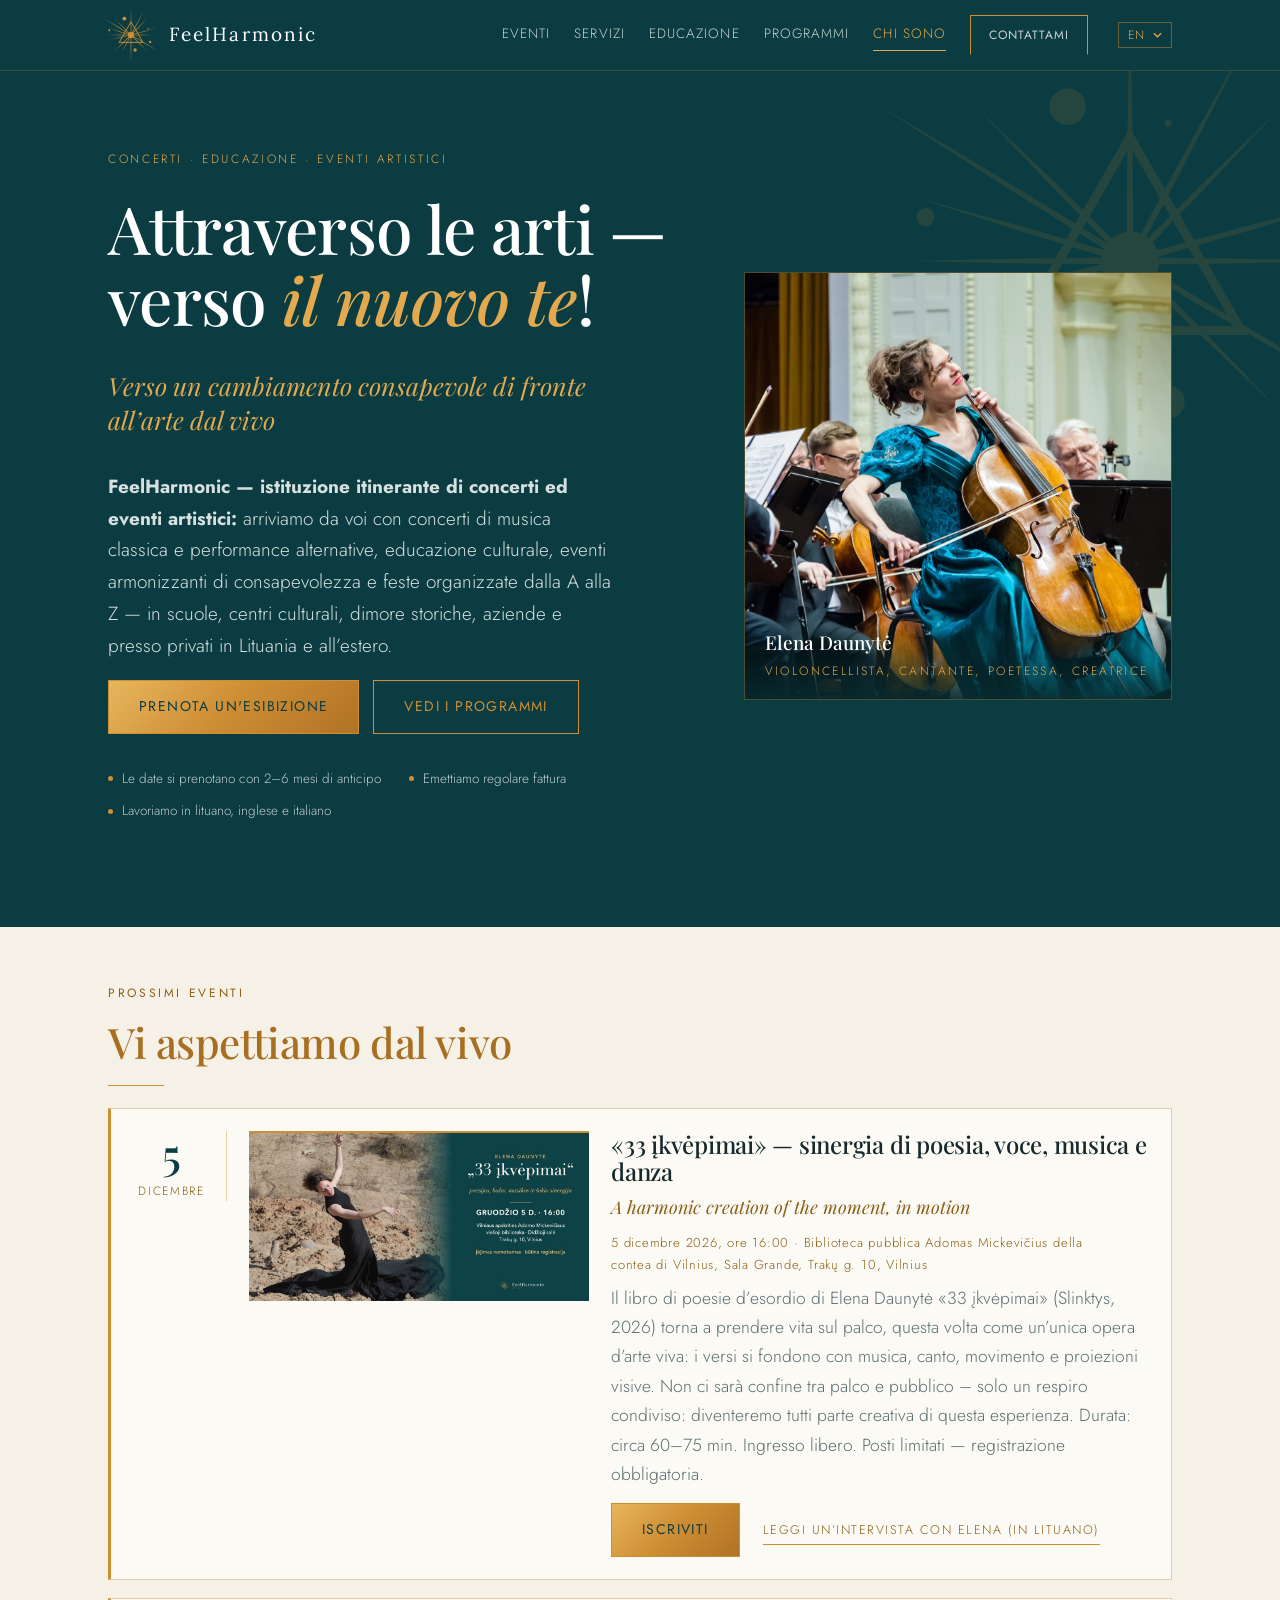
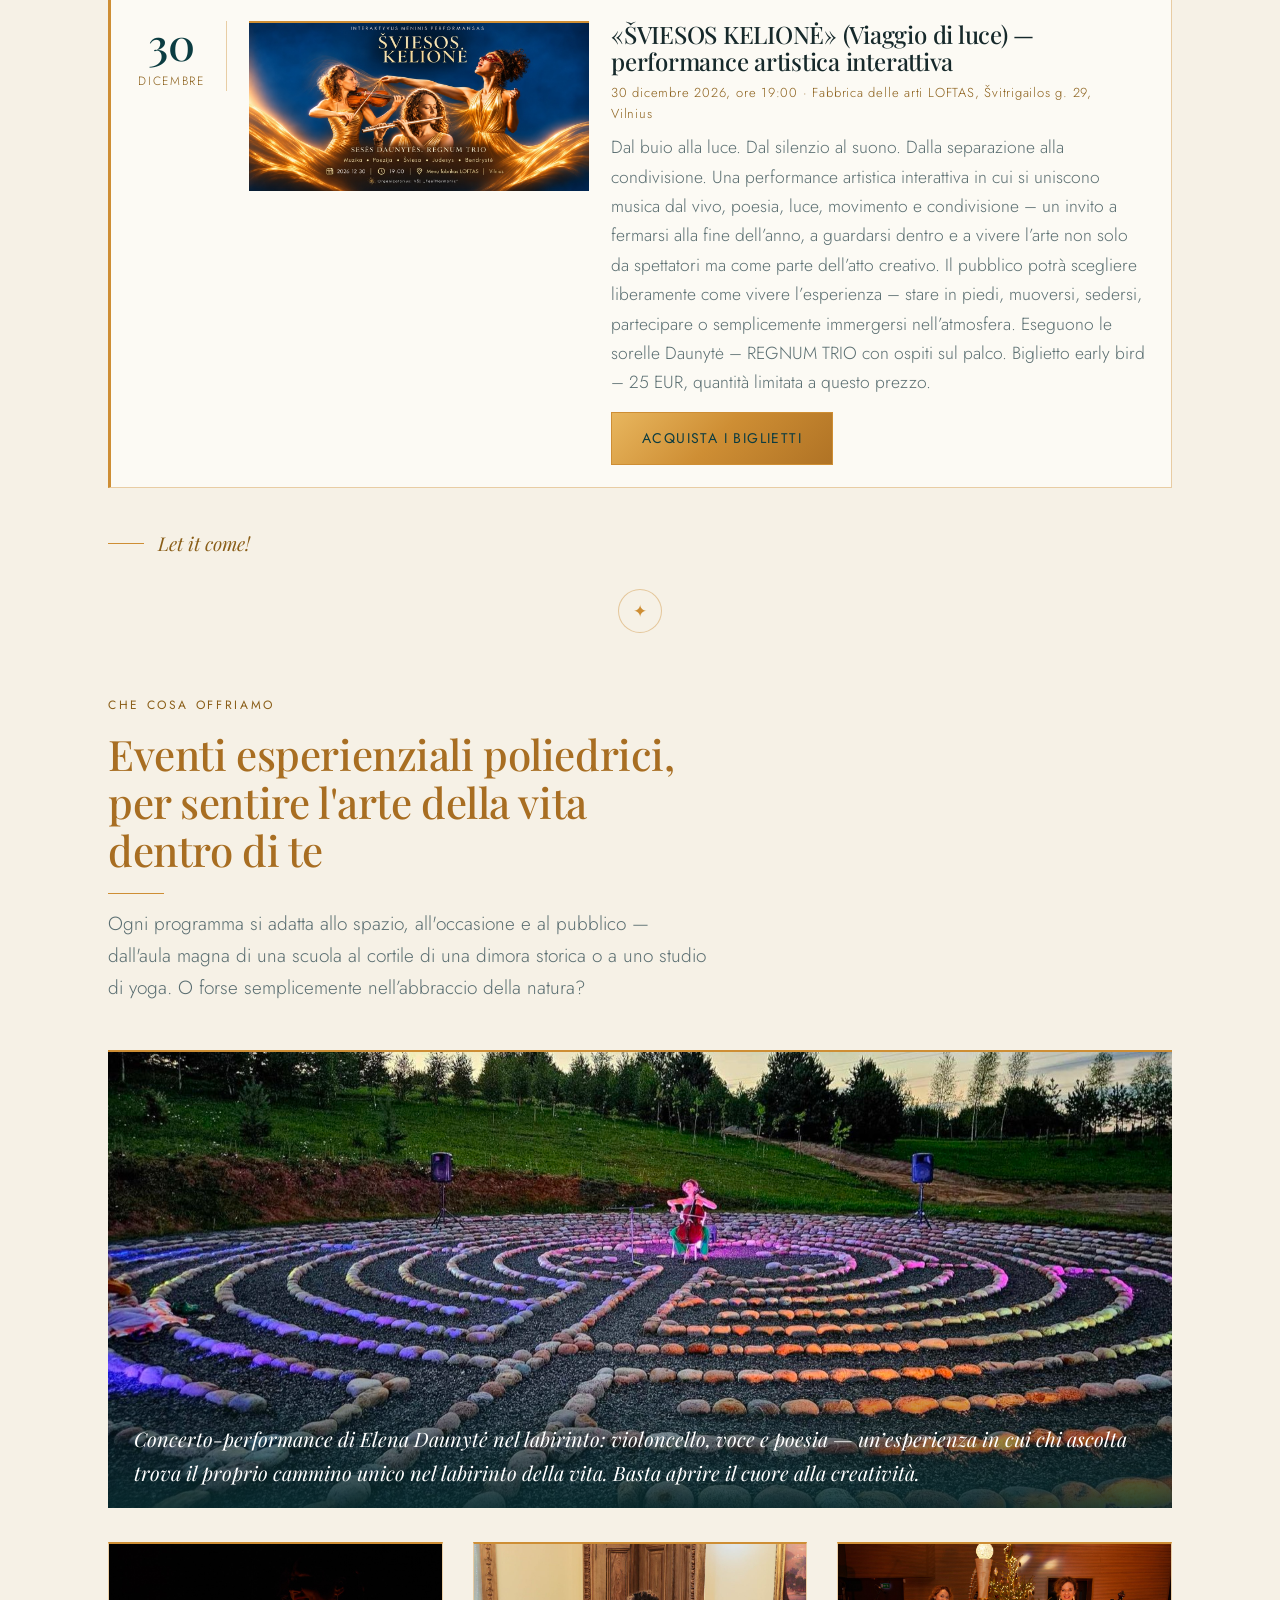
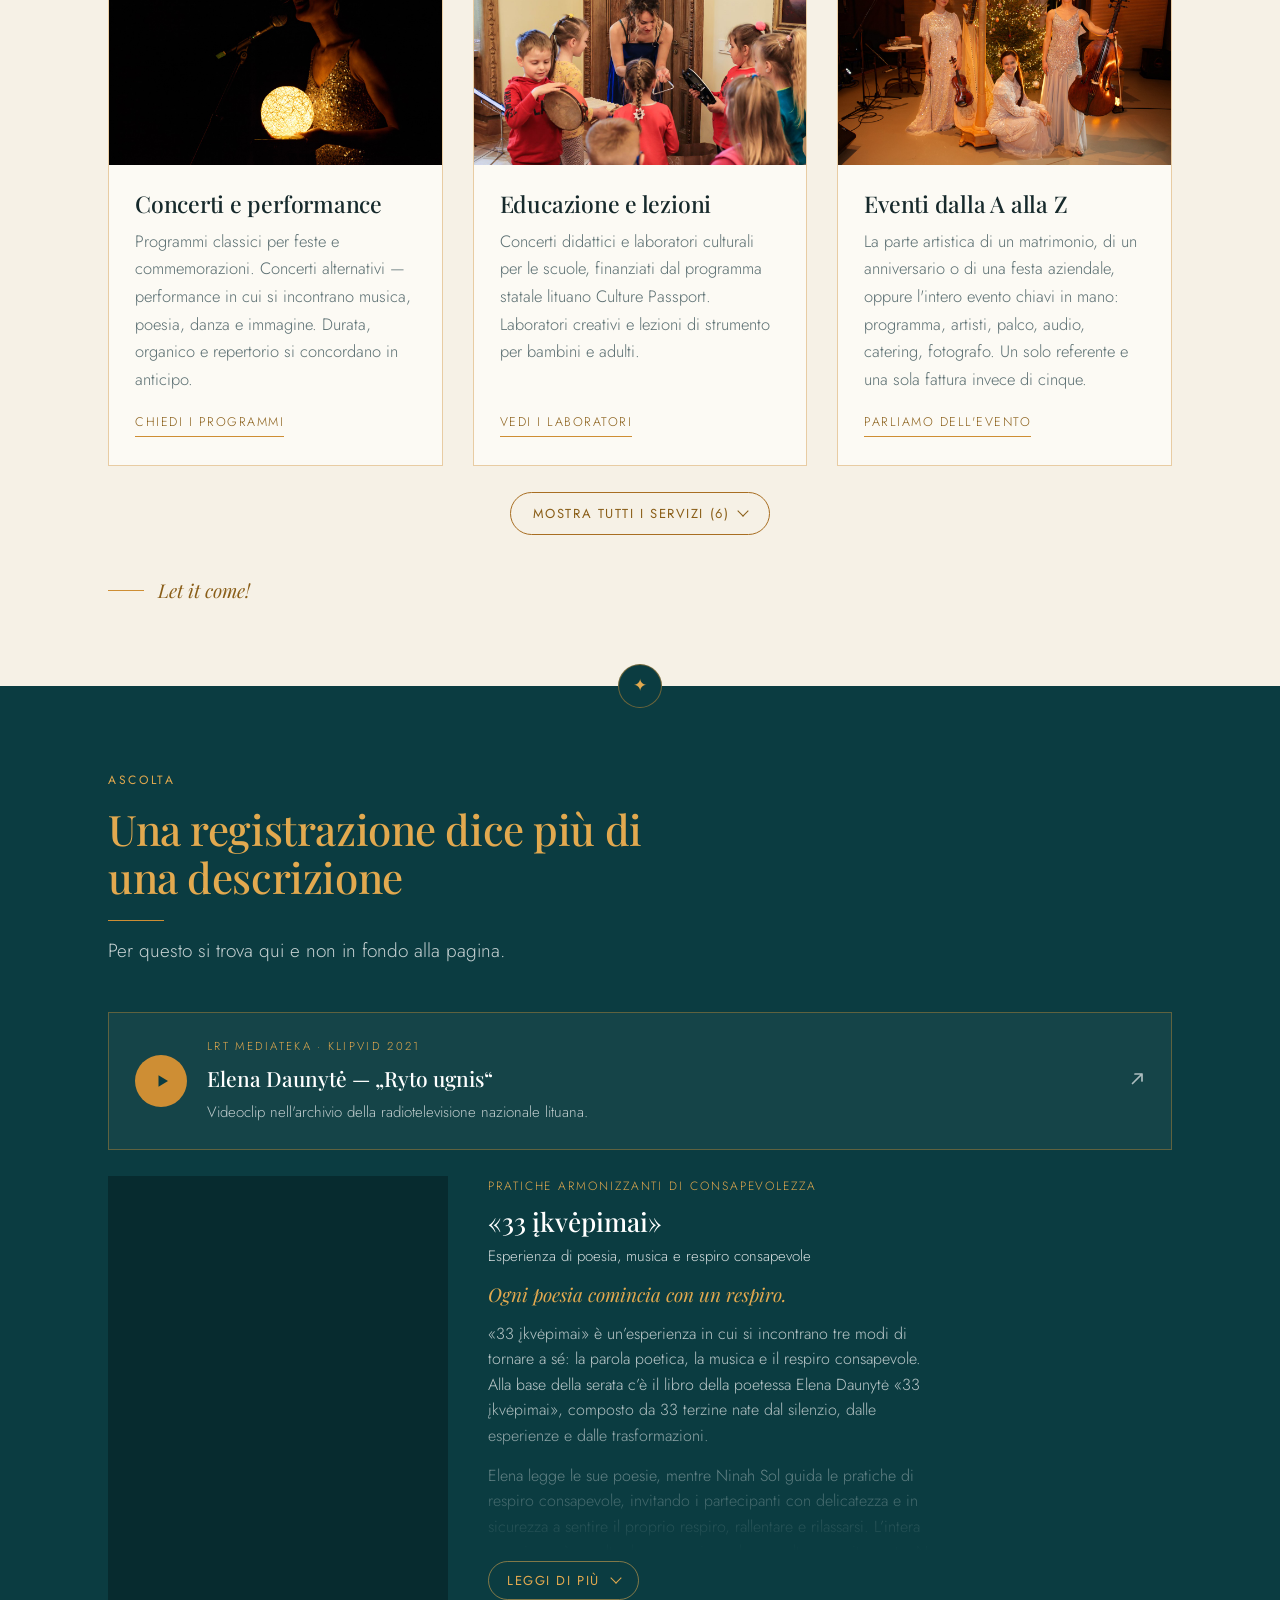
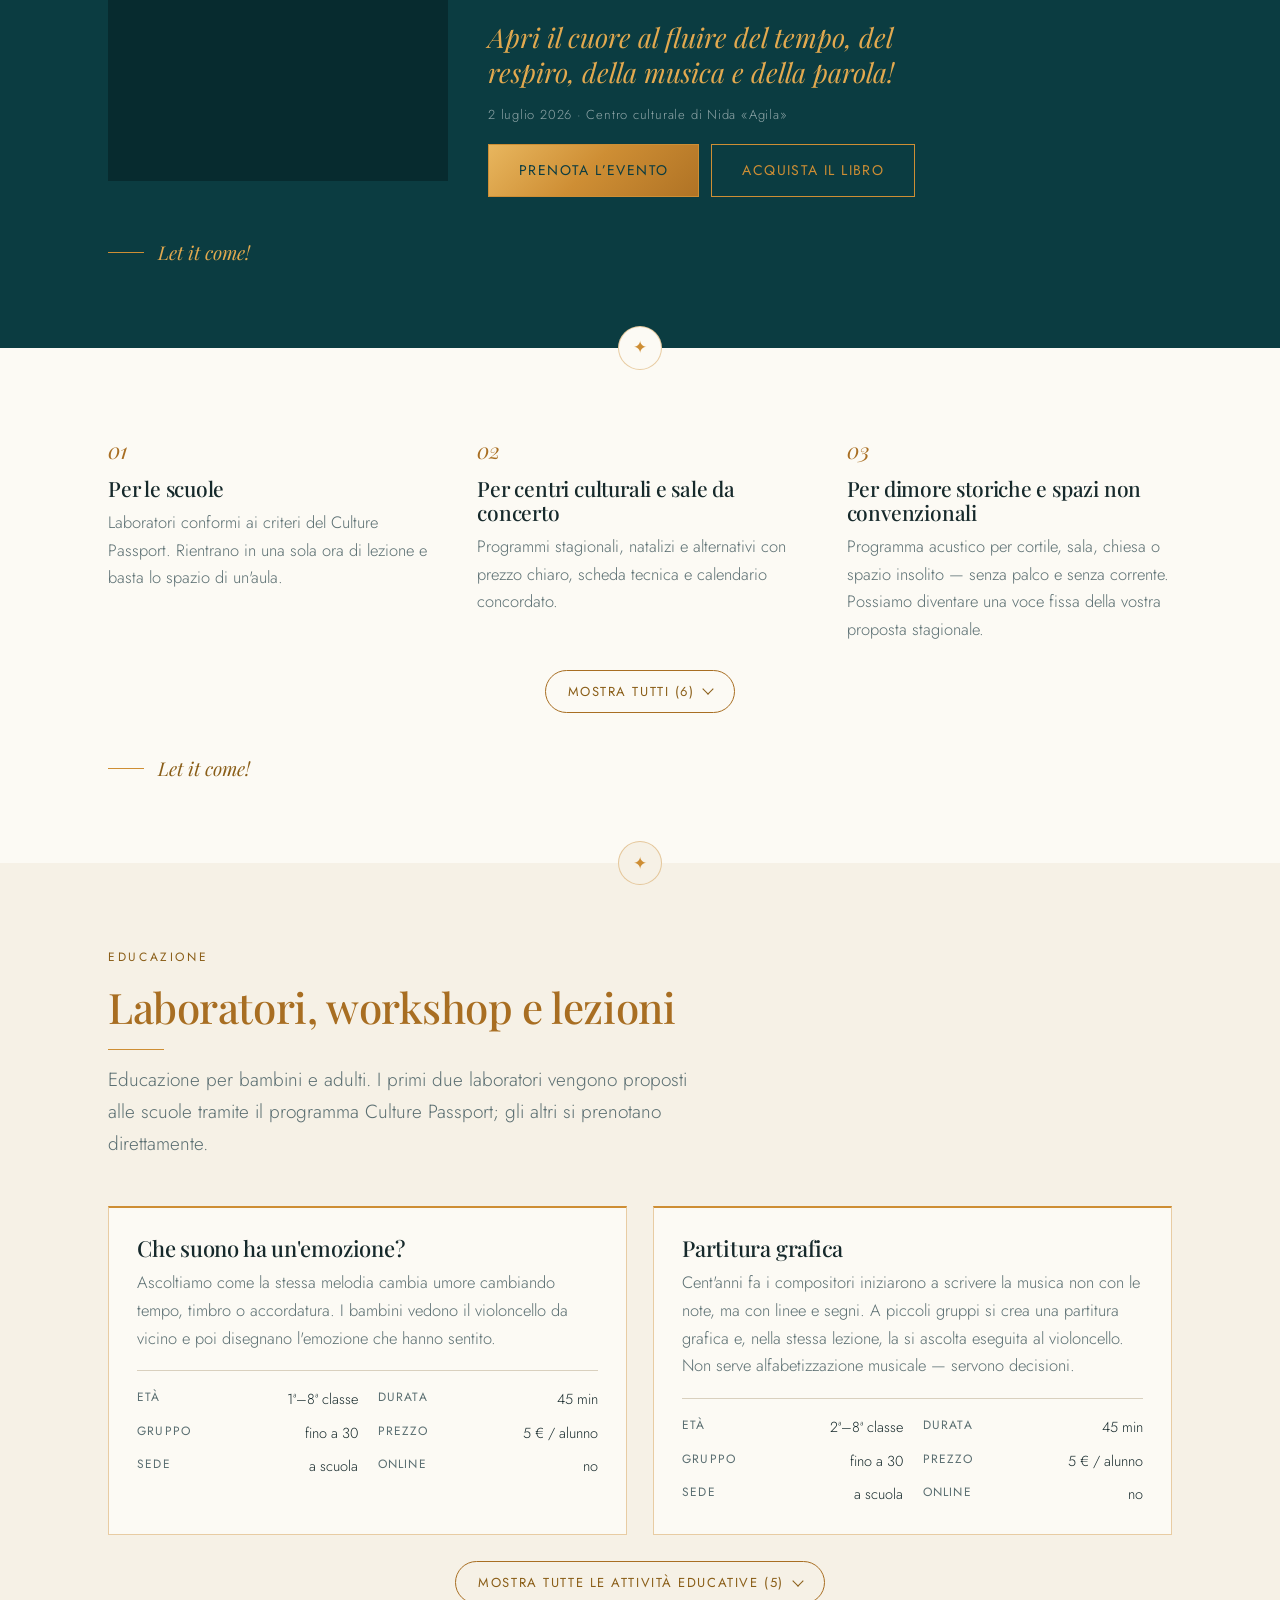
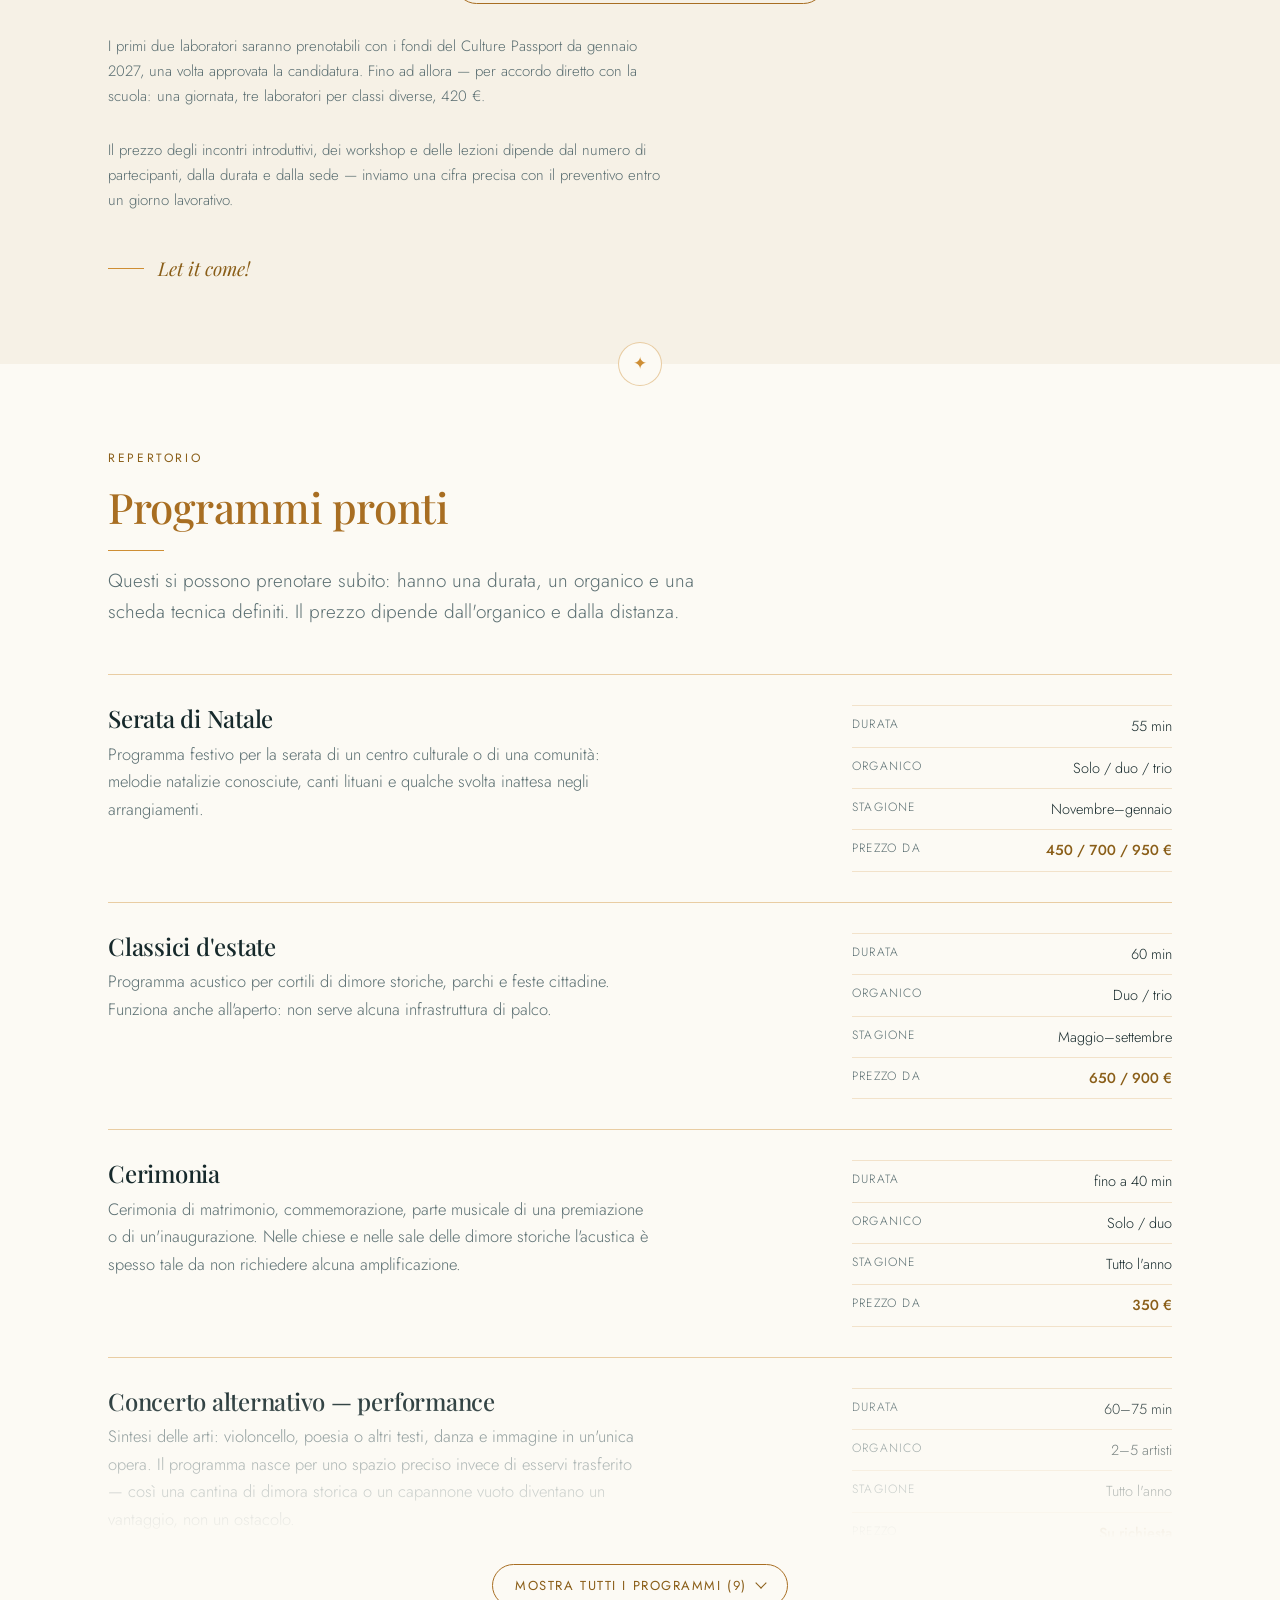
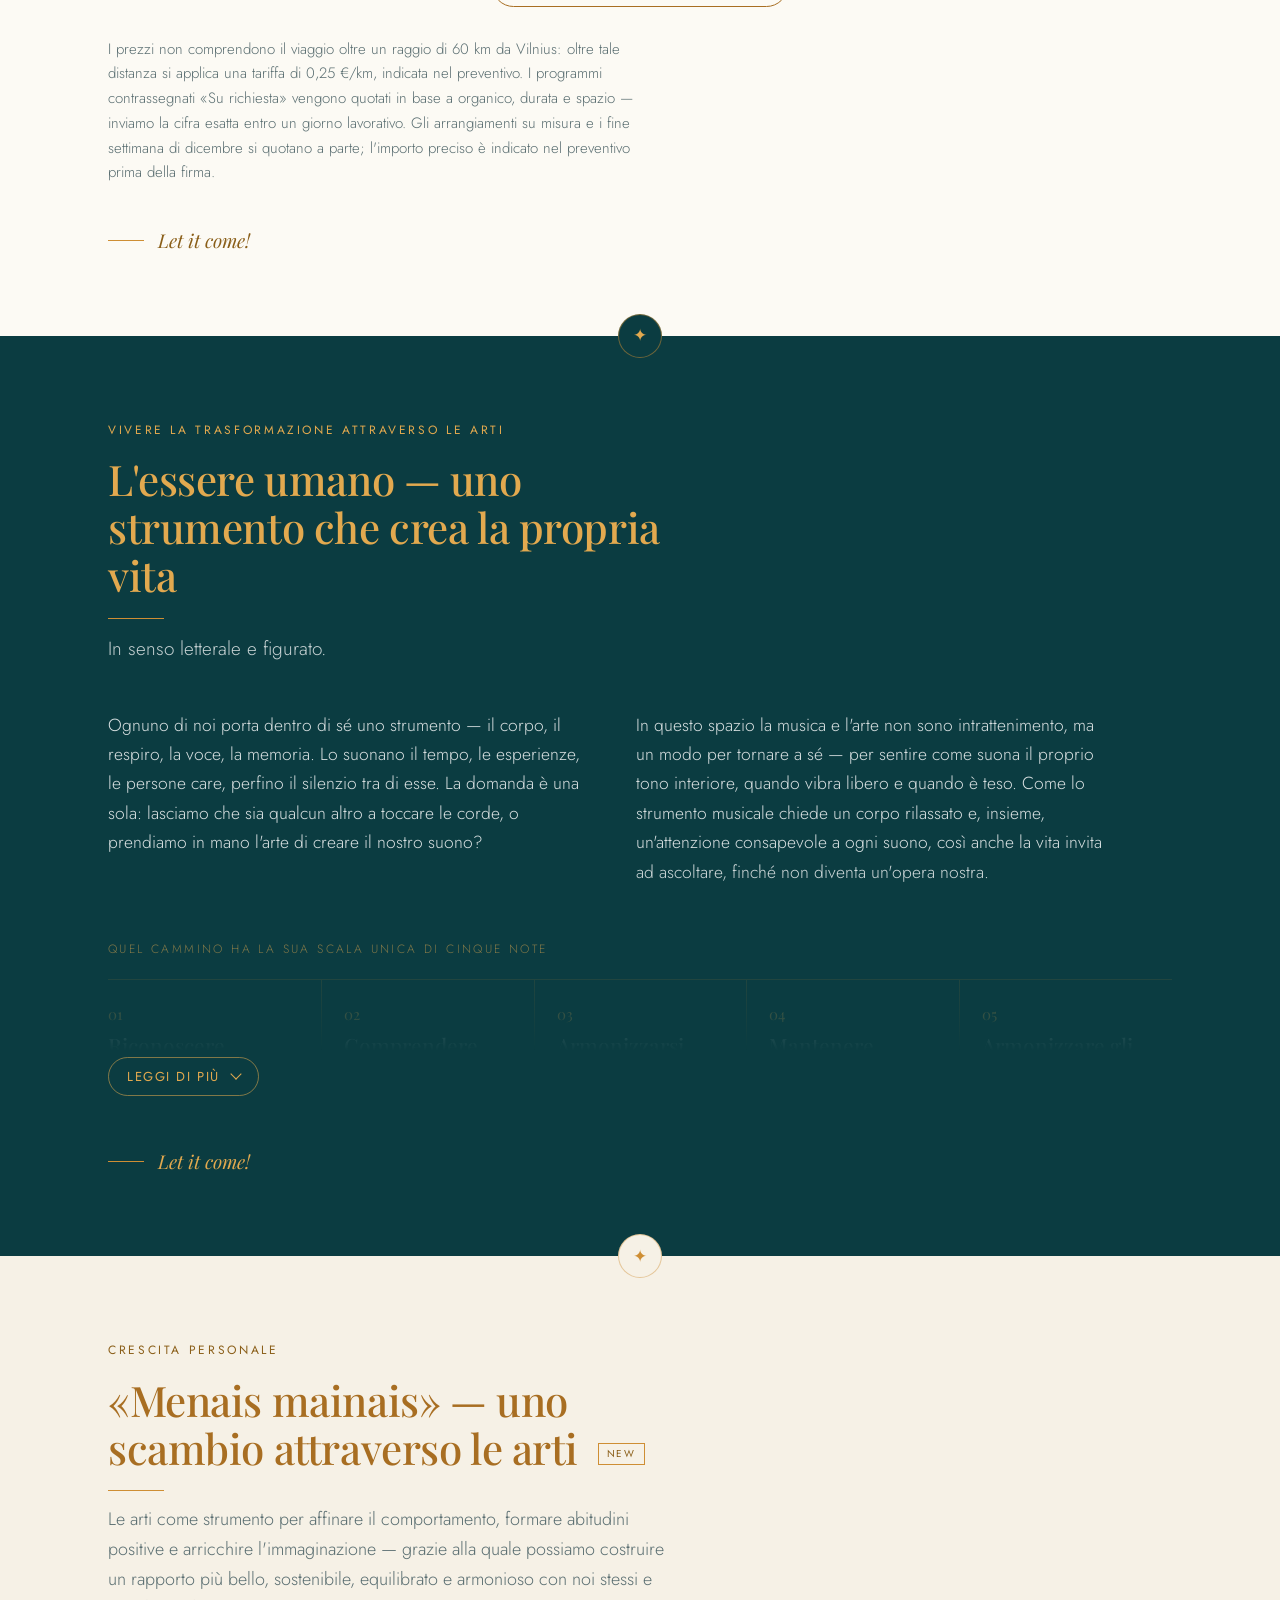
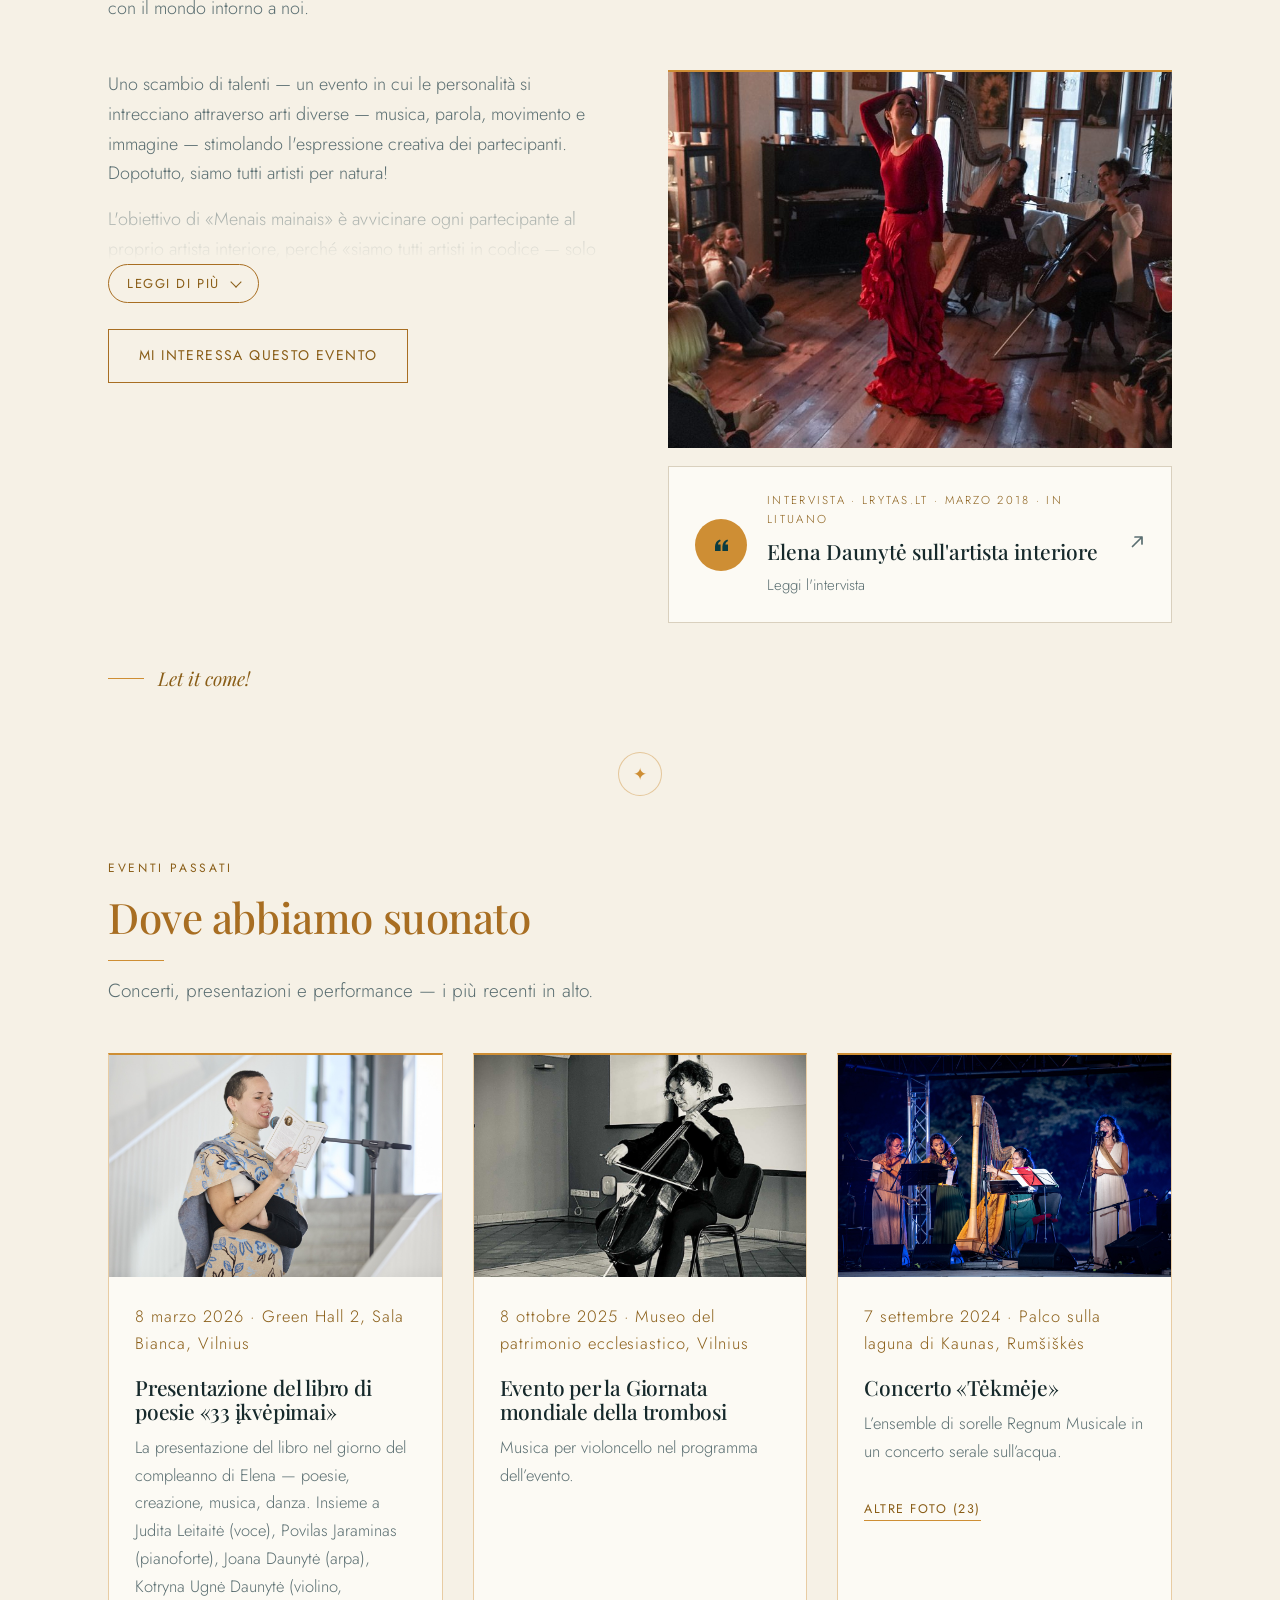
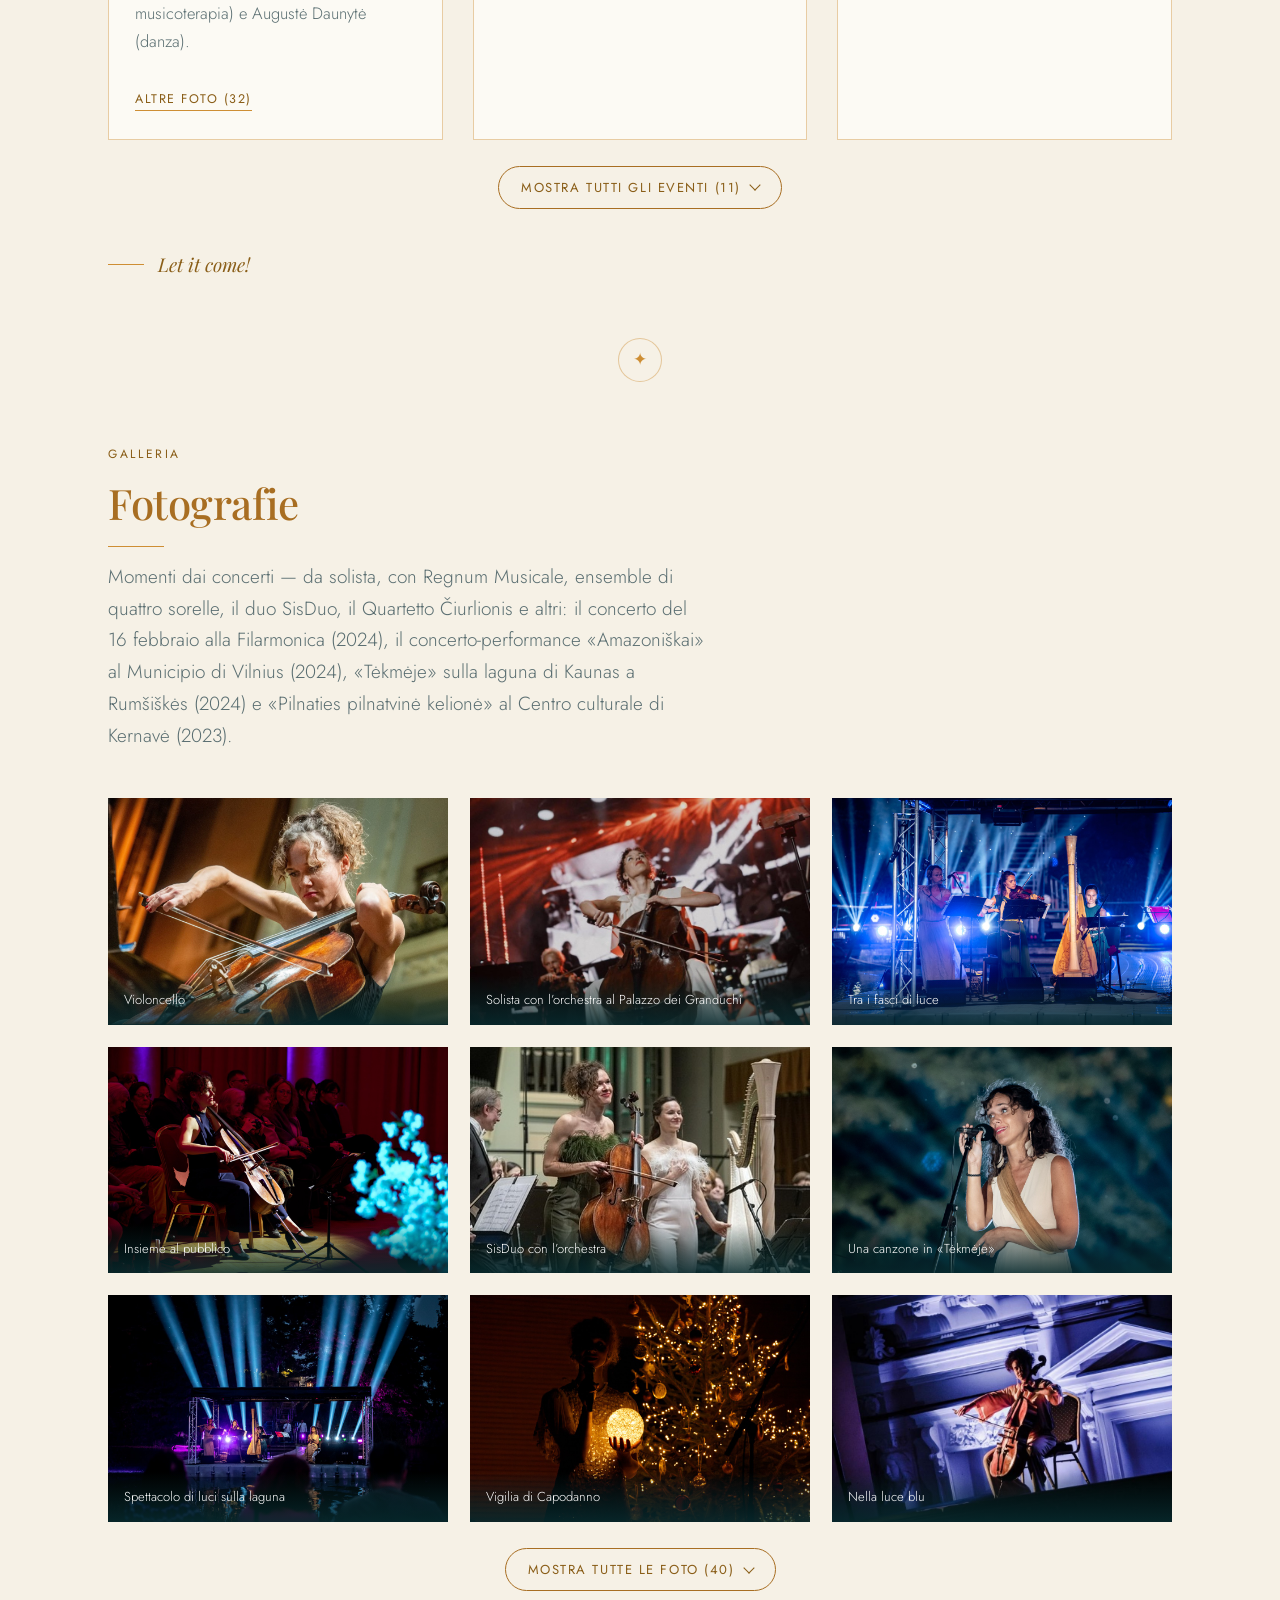
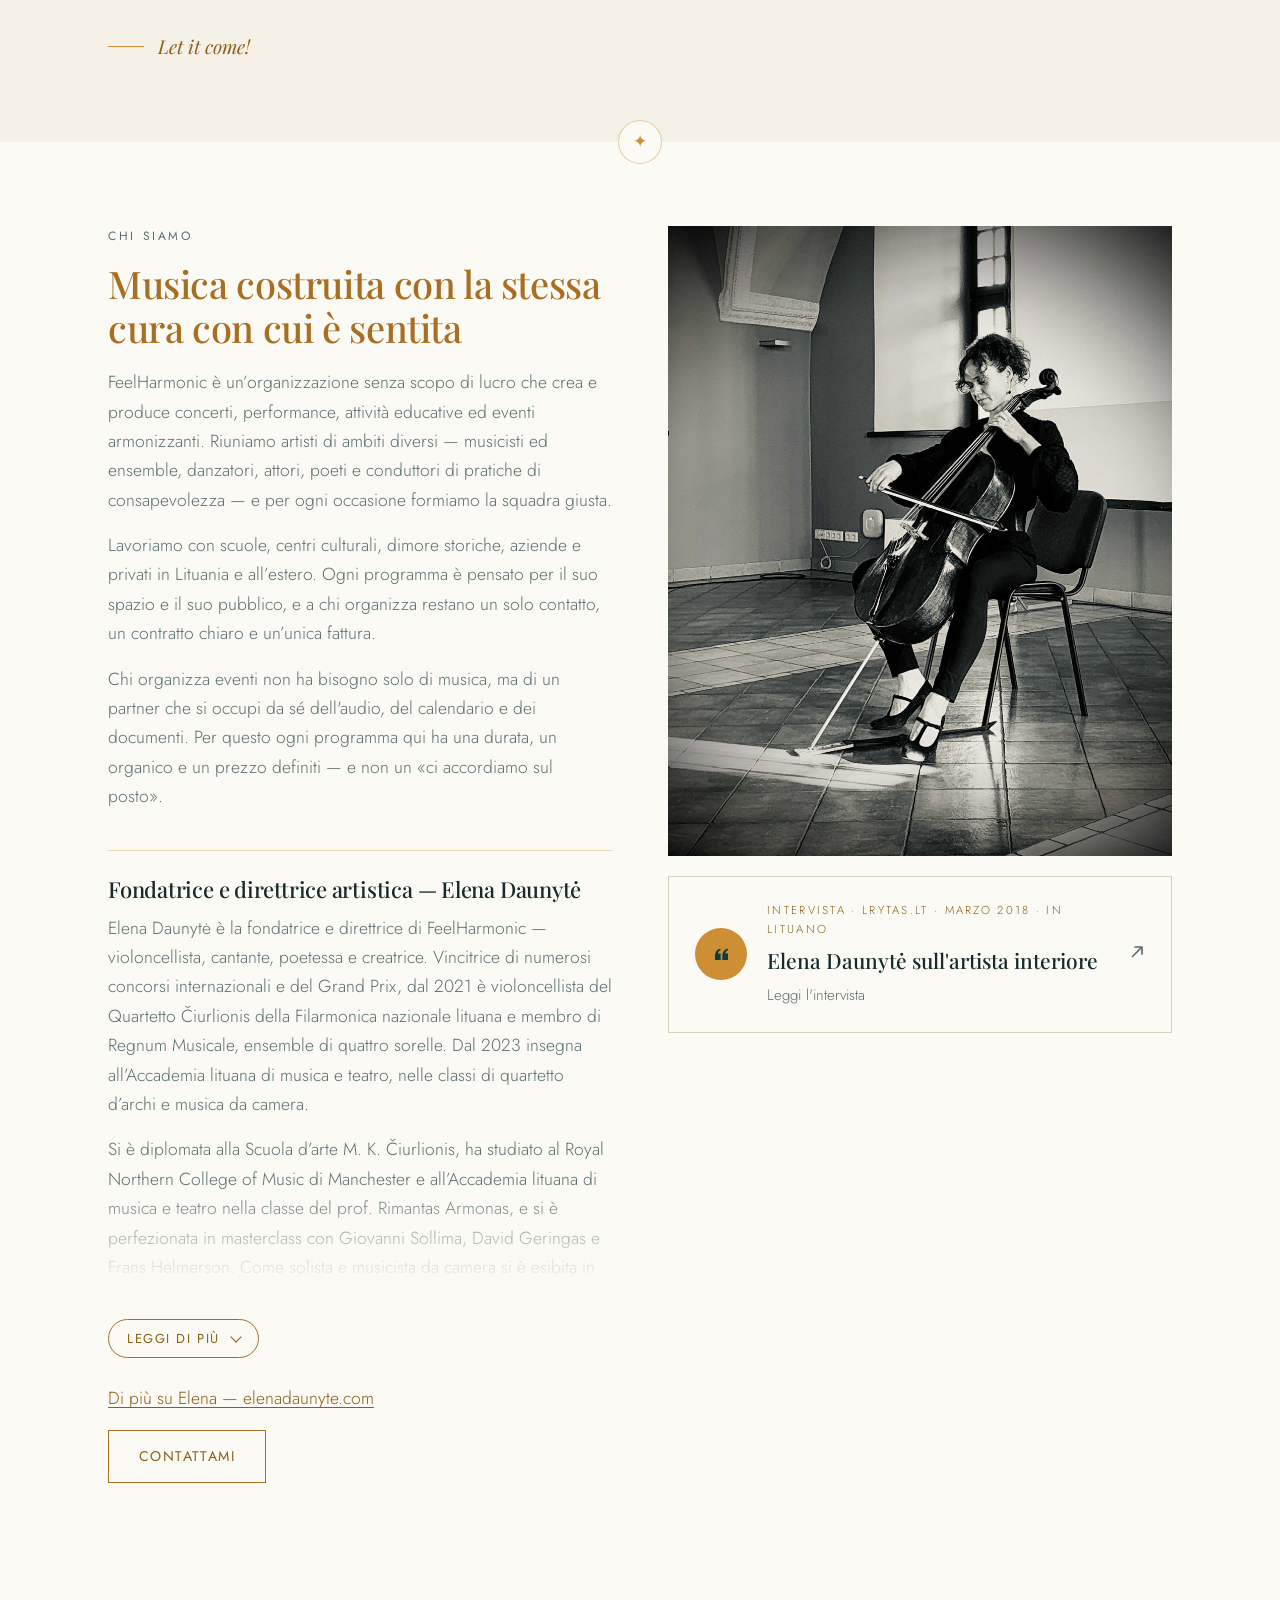
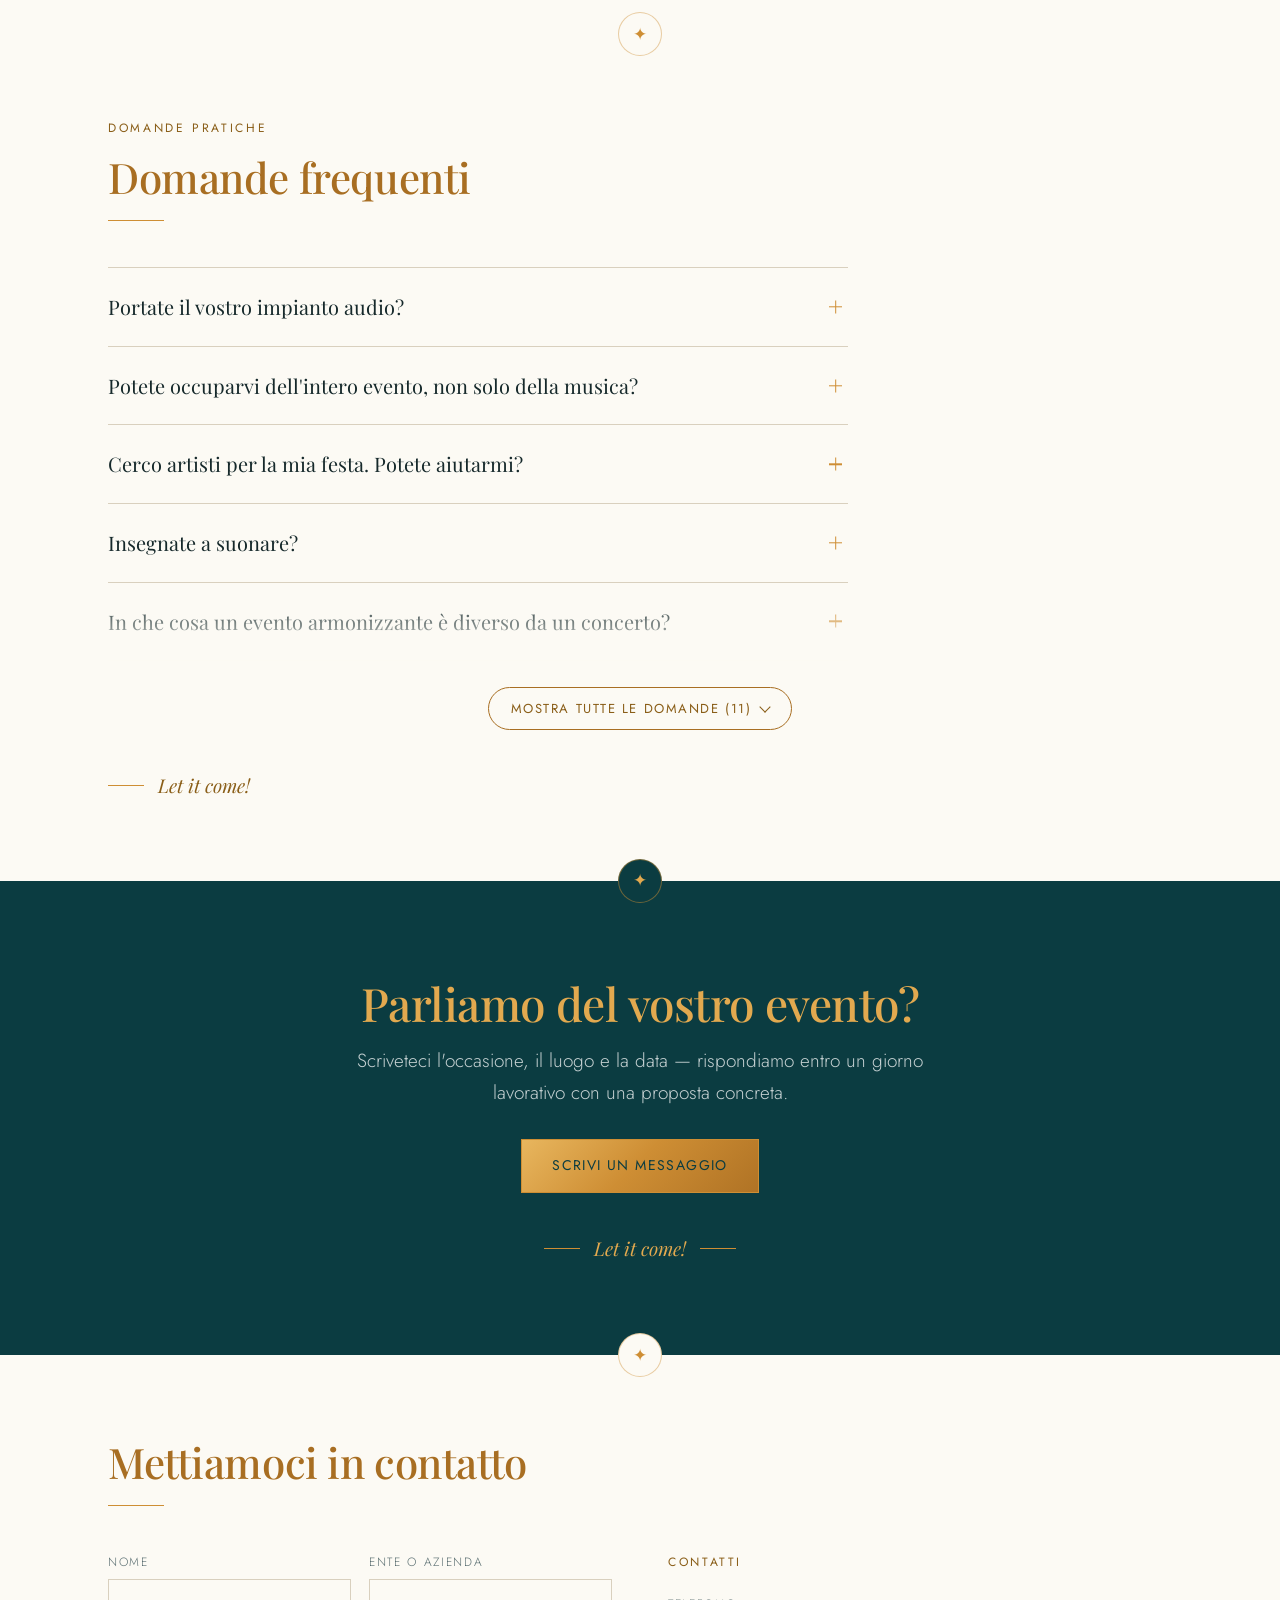
<file: it/index.html>
<!doctype html>
<html lang="it">
<head>
<meta charset="utf-8">
<meta name="viewport" content="width=device-width, initial-scale=1">

<title>FeelHarmonic — istituzione itinerante di concerti ed eventi artistici</title>
<meta name="description" content="FeelHarmonic è un’istituzione itinerante di concerti ed eventi artistici: concerti e performance, laboratori ed educazione musicale, eventi armonizzanti di consapevolezza, organizzazione completa di eventi — arriviamo in scuole, centri culturali, dimore storiche, aziende e presso privati in Lituania e all’estero.">

<link rel="canonical" href="https://www.feelharmonic.lt/it/">
<link rel="alternate" hreflang="lt" href="https://www.feelharmonic.lt/">
<link rel="alternate" hreflang="en" href="https://www.feelharmonic.lt/en/">
<link rel="alternate" hreflang="it" href="https://www.feelharmonic.lt/it/">
<link rel="alternate" hreflang="x-default" href="https://www.feelharmonic.lt/">
<meta property="og:url" content="https://www.feelharmonic.lt/it/">
<meta property="og:type" content="website">
<meta property="og:locale" content="it_IT">
<meta property="og:site_name" content="FeelHarmonic">
<meta property="og:title" content="FeelHarmonic — istituzione itinerante di concerti ed eventi artistici">
<meta property="og:description" content="Istituzione itinerante di concerti ed eventi artistici: concerti, performance, educazione musicale, eventi armonizzanti e organizzazione completa di eventi in Lituania e all’estero.">
<meta property="og:image" content="https://www.feelharmonic.lt/assets/img/og.jpg">
<meta name="twitter:card" content="summary_large_image">
<meta name="theme-color" content="#0B3C41">

<script>document.documentElement.classList.add("js")</script>
<link rel="icon" href="../favicon.svg" type="image/svg+xml">
<link rel="apple-touch-icon" href="../apple-touch-icon.png">
<link rel="preconnect" href="https://fonts.googleapis.com">
<link rel="preconnect" href="https://fonts.gstatic.com" crossorigin>
<link rel="stylesheet" href="https://fonts.googleapis.com/css2?family=Jost:ital,wght@0,300;0,400;0,500;1,400&family=Lora:wght@400&family=Montserrat:wght@400&family=Playfair+Display:ital,wght@0,500;0,700;1,500&display=swap">
<link rel="stylesheet" href="../assets/css/style.css?v=dcec4c97">
</head>
<body>
<a class="skip" href="#turinys">Vai al contenuto</a>

<!-- ženklo šablonas -->
<svg width="0" height="0" style="position:absolute" aria-hidden="true">
<symbol id="mark" viewBox="0 0 100 100">
    <g class="mark">
<g class="beam"><polygon points="50.00,50.54 66.93,50.40 83.87,50.00 66.93,49.60 50.00,49.46"/>
<polygon points="50.14,50.52 69.67,44.96 89.12,39.15 69.45,44.19 49.86,49.48"/>
<polygon points="50.38,50.38 62.16,38.20 73.74,25.84 61.58,37.64 49.62,49.62"/>
<polygon points="50.47,50.25 60.04,31.97 69.38,13.56 59.33,31.59 49.53,49.75"/>
<polygon points="50.54,50.00 50.40,28.69 50.00,7.38 49.60,28.69 49.46,50.00"/>
<polygon points="50.38,49.62 37.91,37.34 25.26,25.26 37.34,37.91 49.62,50.38"/>
<polygon points="50.28,49.54 29.81,37.01 9.21,24.71 29.39,37.69 49.72,50.46"/>
<polygon points="50.15,49.49 33.02,44.55 15.81,39.87 32.79,45.32 49.85,50.51"/>
<polygon points="50.00,49.46 32.50,49.60 15.01,50.00 32.50,50.40 50.00,50.54"/>
<polygon points="49.88,49.48 34.50,53.17 19.18,57.11 34.68,53.95 50.12,50.52"/>
<polygon points="49.62,49.62 37.50,61.93 25.58,74.42 38.07,62.50 50.38,50.38"/>
<polygon points="49.53,49.75 42.54,63.18 35.78,76.74 43.25,63.56 50.47,50.25"/>
<polygon points="49.46,50.00 49.60,71.31 50.00,92.62 50.40,71.31 50.54,50.00"/>
<polygon points="49.62,50.38 61.53,62.10 73.63,73.63 62.10,61.53 50.38,49.62"/>
<polygon points="49.73,50.46 70.28,62.41 90.97,74.13 70.69,61.72 50.27,49.54"/></g>
<path class="tri" d="M50.02 30.04 L67.94 61.21 L32.06 61.21 Z"/>
<circle class="dot" cx="50" cy="50" r="4.71"/>
<circle class="dot" cx="39.93" cy="25.13" r="2.94"/>
<circle class="dot" cx="56.19" cy="72.74" r="2.62"/>
<circle class="dot" cx="78.96" cy="60.47" r="1.84"/>
<circle class="dot" cx="17.01" cy="42.92" r="1.46"/>
<circle class="dot" cx="76.00" cy="40.51" r="1.08"/>
<circle class="dot" cx="56.17" cy="27.82" r="0.58"/>
    </g>
  </symbol>
<symbol id="mark-sm" viewBox="0 0 100 100">
    <g class="mark-sm">
      <g class="ray">
        <polygon points="50.00,51.45 83.87,50.00 50.00,48.55"/>
        <polygon points="51.03,51.02 73.74,25.84 48.97,48.98"/>
        <polygon points="51.45,50.00 50.00,7.38 48.55,50.00"/>
        <polygon points="51.03,48.97 25.26,25.26 48.97,51.03"/>
        <polygon points="50.76,48.77 9.21,24.71 49.24,51.23"/>
        <polygon points="50.00,48.55 15.01,50.00 50.00,51.45"/>
        <polygon points="48.97,48.97 25.58,74.42 51.03,51.03"/>
        <polygon points="48.55,50.00 50.00,92.62 51.45,50.00"/>
        <polygon points="48.97,51.03 73.63,73.63 51.03,48.97"/>
        <polygon points="49.26,51.25 90.97,74.13 50.74,48.75"/>
      </g>
      <path class="tri" d="M50.02 30.04 L67.94 61.21 L32.06 61.21 Z"/>
      <circle class="dot" cx="50" cy="50" r="5.6"/>
      <circle class="dot" cx="39.93" cy="25.13" r="3.4"/>
      <circle class="dot" cx="56.19" cy="72.74" r="3.1"/>
    </g>
  </symbol>
</svg>

<header id="nav">
  <div class="in">
    <a class="brand" href="#top">
      <svg><use href="#mark"/></svg>
      <b>FeelHarmonic</b>
    </a>
    <nav class="main" aria-label="Navigazione principale">
      <a href="#renginiai">Eventi</a>
      <a href="#paslaugos">Servizi</a>
      <a href="#edukacijos">Educazione</a>
      <a href="#programos">Programmi</a>
      <a href="#apie">Chi sono</a>
      <a class="btn" href="#kontaktai">Contattami</a>
    </nav>
    <details class="lang-menu">
      <summary aria-label="Lingua: Italiano">EN<svg viewBox="0 0 10 6" aria-hidden="true"><path d="M1 1l4 4 4-4"/></svg></summary>
      <div class="lang-list" role="group" aria-label="Lingua">
        <a href="/en/" hreflang="en" lang="en"><b>EN</b>English</a>
        <a href="/" hreflang="lt" lang="lt"><b>LT</b>Lietuvių</a>
      </div>
    </details>
    <button class="burger" id="burger" type="button" aria-expanded="false" aria-controls="mobile-nav" aria-label="Menu">
      <span></span><span></span><span></span>
    </button>
  </div>
</header>

<nav class="mobile-nav" id="mobile-nav" aria-label="Menu mobile">
  <a class="btn solid" href="#kontaktai">Contattami</a>
  <a href="#renginiai">Eventi</a>
  <a href="#paslaugos">Servizi</a>
  <a href="#irasai">Registrazioni</a>
  <a href="#edukacijos">Educazione</a>
  <a href="#programos">Programmi</a>
  <a href="#augimas">Crescita personale</a>
  <a href="#galerija">Galleria</a>
  <a href="#apie">Chi sono</a>
  <a href="#duk">FAQ</a>
  <a href="#tiesiogiai">Contatti</a>
  <button class="menu-close" type="button">Chiudi il menu</button>
</nav>

<main id="top">
<span id="turinys"></span>

<!-- ---------- HERO ---------- -->
<div class="hero">
  <svg class="halo" aria-hidden="true"><use href="#mark"/></svg>
  <div class="in">
    <div>
      <p class="tagline"><span class="tl-roles">Concerti&nbsp;· educazione&nbsp;· eventi artistici</span></p>
      <h1>Attraverso le arti — verso <em>il nuovo te</em>!</h1>
      <p class="kicker">Verso un cambiamento consapevole di fronte all’arte dal vivo</p>
      <p class="sub"><strong>FeelHarmonic — istituzione itinerante di concerti ed eventi artistici:</strong> arriviamo da voi con concerti di musica classica e performance alternative, educazione culturale, eventi armonizzanti di consapevolezza e feste organizzate dalla A alla Z — in scuole, centri culturali, dimore storiche, aziende e presso privati in Lituania e all’estero.</p>
      <div class="acts">
        <a class="btn solid" href="#kontaktai">Prenota un'esibizione</a>
        <a class="btn" href="#programos">Vedi i programmi</a>
      </div>
      <div class="hero-facts">
        <span>Le date si prenotano con 2–6 mesi di anticipo</span>
        <span>Emettiamo regolare fattura</span>
        <span>Lavoriamo in lituano, inglese e italiano</span>
      </div>
    </div>

    <figure class="portrait" data-photo>
      <svg class="ph-empty" viewBox="0 0 100 100" aria-hidden="true"><use href="#mark"/></svg>
      <img src="../assets/img/elena.jpg" alt="Elena Daunytė suona il violoncello con l’Orchestra da camera lituana alla Filarmonica nazionale lituana" width="1000" height="1000" data-optional data-lb-set="../assets/img/elena.jpg|../assets/img/renginiai/filharmonija-2022/01.jpg|../assets/img/renginiai/filharmonija-2022/02.jpg|../assets/img/renginiai/filharmonija-2022/03.jpg|../assets/img/renginiai/filharmonija-2022/04.jpg|../assets/img/renginiai/filharmonija-2022/05.jpg|../assets/img/renginiai/filharmonija-2022/06.jpg" data-lb-set-meta="Solista Elena Daunytė, direttore Andrzej Kosendiak (Polonia), Orchestra da camera lituana · Filarmonica nazionale lituana · Foto: Inga Juodytė · 7 maggio 2022|Solista Elena Daunytė, direttore Andrzej Kosendiak (Polonia), Orchestra da camera lituana · Filarmonica nazionale lituana · Foto: Inga Juodytė · 7 maggio 2022|Solista Elena Daunytė, direttore Andrzej Kosendiak (Polonia), Orchestra da camera lituana · Filarmonica nazionale lituana · Foto: Inga Juodytė · 7 maggio 2022|Solista Elena Daunytė, direttore Andrzej Kosendiak (Polonia), Orchestra da camera lituana · Filarmonica nazionale lituana · Foto: Inga Juodytė · 7 maggio 2022|Solista Elena Daunytė, direttore Andrzej Kosendiak (Polonia), Orchestra da camera lituana · Filarmonica nazionale lituana · Foto: Inga Juodytė · 7 maggio 2022|Solista Elena Daunytė, direttore Andrzej Kosendiak (Polonia), Orchestra da camera lituana · Filarmonica nazionale lituana · Foto: Inga Juodytė · 7 maggio 2022|Solista Elena Daunytė, direttore Andrzej Kosendiak (Polonia), Orchestra da camera lituana · Filarmonica nazionale lituana · Foto: Inga Juodytė · 7 maggio 2022" data-lb-start="0" data-lb data-lb-meta="Solista Elena Daunytė, direttore Andrzej Kosendiak (Polonia), Orchestra da camera lituana · Filarmonica nazionale lituana · Foto: Inga Juodytė · 7 maggio 2022">
      <figcaption>
        <b>Elena Daunytė</b>
        <span>Violoncellista, cantante, poetessa, creatrice</span>
      </figcaption>
    </figure>
  </div>
</div>

<!-- ---------- ARTĖJANTYS RENGINIAI ---------- -->
<section id="renginiai" class="band-cream ev-band">
  <div class="in">
    <div class="head reveal">
      <p class="eyebrow">Prossimi eventi</p>
      <h2>Vi aspettiamo dal vivo</h2>
    </div>
    <div class="ev-list reveal">
      <article class="ev-up has-img">
        <div class="ev-day"><b>5</b><span>dicembre</span></div>
        <figure class="shot ev-poster" data-photo>
        <svg class="ph-empty" viewBox="0 0 100 100" aria-hidden="true"><use href="#mark"/></svg>
        <img src="../assets/img/renginiai/33-ikvepimai-2026/plakatas.jpg" alt="«33 įkvėpimai» — sinergia di poesia, voce, musica e danza" data-optional data-lb data-lb-meta="Locandina di «33 įkvėpimai» · Foto: Gintaras Jonaitis · 5 dicembre 2026">
      </figure>
        <div class="ev-tx">
          <h3>«33 įkvėpimai» — sinergia di poesia, voce, musica e danza</h3>
          <p class="ev-motto">A harmonic creation of the moment, in motion</p>
          <p class="ev-meta">5 dicembre 2026, ore 16:00 · Biblioteca pubblica Adomas Mickevičius della contea di Vilnius, Sala Grande, Trakų g. 10, Vilnius</p>
          <p>Il libro di poesie d’esordio di Elena Daunytė «33 įkvėpimai» (Slinktys, 2026) torna a prendere vita sul palco, questa volta come un’unica opera d’arte viva: i versi si fondono con musica, canto, movimento e proiezioni visive. Non ci sarà confine tra palco e pubblico – solo un respiro condiviso: diventeremo tutti parte creativa di questa esperienza. Durata: circa 60–75 min. Ingresso libero. Posti limitati — registrazione obbligatoria.</p>
          <a class="btn solid" href="https://docs.google.com/forms/d/e/1FAIpQLSekMrQQLSZhiER8FZRTW8T10vxk3zy3NHXZMo21MDBY-iYDOQ/viewform" target="_blank" rel="noopener">Iscriviti</a>
          <a class="more ev-extra" href="https://www.lrytas.lt/kultura/scena/2018/03/31/news/elena-daunyte-jei-buciau-turejusi-teti-nezinia-ar-muzika-ar-literatura-butu-likusi-fone--5551622" target="_blank" rel="noopener">Leggi un’intervista con Elena (in lituano)</a>
        </div>
      </article>
      <article class="ev-up has-img">
        <div class="ev-day"><b>30</b><span>dicembre</span></div>
        <figure class="shot ev-poster" data-photo>
        <svg class="ph-empty" viewBox="0 0 100 100" aria-hidden="true"><use href="#mark"/></svg>
        <img src="../assets/img/renginiai/sviesos-kelione-2026/plakatas.jpg" alt="«ŠVIESOS KELIONĖ» (Viaggio di luce) — performance artistica interattiva" data-optional data-lb data-lb-meta="Locandina di «ŠVIESOS KELIONĖ» (Viaggio di luce) · Fabbrica delle arti LOFTAS · 30 dicembre 2026">
      </figure>
        <div class="ev-tx">
          <h3>«ŠVIESOS KELIONĖ» (Viaggio di luce) — performance artistica interattiva</h3>
          <p class="ev-meta">30 dicembre 2026, ore 19:00 · Fabbrica delle arti LOFTAS, Švitrigailos g. 29, Vilnius</p>
          <p>Dal buio alla luce. Dal silenzio al suono. Dalla separazione alla condivisione. Una performance artistica interattiva in cui si uniscono musica dal vivo, poesia, luce, movimento e condivisione – un invito a fermarsi alla fine dell’anno, a guardarsi dentro e a vivere l’arte non solo da spettatori ma come parte dell’atto creativo. Il pubblico potrà scegliere liberamente come vivere l’esperienza – stare in piedi, muoversi, sedersi, partecipare o semplicemente immergersi nell’atmosfera. Eseguono le sorelle Daunytė – REGNUM TRIO con ospiti sul palco. Biglietto early bird – 25 EUR, quantità limitata a questo prezzo.</p>
          <a class="btn solid" href="https://tickets.paysera.com/lt-LT/event/sviesos-kelione" target="_blank" rel="noopener">Acquista i biglietti</a>
        </div>
      </article>
    </div>

    <p class="motto reveal">Let it come!</p>
  </div>
</section>

<!-- ---------- PASLAUGOS ---------- -->
<section id="paslaugos" class="band-cream">
  <div class="in">
    <div class="head reveal">
      <p class="eyebrow">Che cosa offriamo</p>
      <h2>Eventi esperienziali poliedrici, per sentire l'arte della vita dentro di te</h2>
      <p class="lede">Ogni programma si adatta allo spazio, all'occasione e al pubblico — dall'aula magna di una scuola al cortile di una dimora storica o a uno studio di yoga. O forse semplicemente nell’abbraccio della natura?</p>
    </div>

    <figure class="svc-banner reveal">
      <img src="../assets/img/labirintas.jpg" alt="Elena Daunytė suona il violoncello e canta al centro di un labirinto di pietre illuminato a colori" width="1600" height="686" data-lb-set="../assets/img/labirintas.jpg|../assets/img/renginiai/labirintas-2024/01.jpg|../assets/img/renginiai/labirintas-2024/02.jpg|../assets/img/renginiai/labirintas-2024/03.jpg|../assets/img/renginiai/labirintas-2024/04.jpg|../assets/img/renginiai/labirintas-2024/05.jpg|../assets/img/renginiai/labirintas-2024/06.jpg" data-lb-set-meta="Performance creativa di Elena — sinergia di violoncello, voce e poesia · Keliautojų namai (Casa dei viaggiatori), Trakai · Foto: Tomas Martūnas · 29 giugno 2024|Performance creativa di Elena — sinergia di violoncello, voce e poesia · Keliautojų namai (Casa dei viaggiatori), Trakai · Foto: Tomas Martūnas · 29 giugno 2024|Performance creativa di Elena — sinergia di violoncello, voce e poesia · Keliautojų namai (Casa dei viaggiatori), Trakai · Foto: Tomas Martūnas · 29 giugno 2024|Performance creativa di Elena — sinergia di violoncello, voce e poesia · Keliautojų namai (Casa dei viaggiatori), Trakai · Foto: Tomas Martūnas · 29 giugno 2024|Performance creativa di Elena — sinergia di violoncello, voce e poesia · Keliautojų namai (Casa dei viaggiatori), Trakai · Foto: Tomas Martūnas · 29 giugno 2024|Performance creativa di Elena — sinergia di violoncello, voce e poesia · Keliautojų namai (Casa dei viaggiatori), Trakai · Foto: Tomas Martūnas · 29 giugno 2024|Performance creativa di Elena — sinergia di violoncello, voce e poesia · Keliautojų namai (Casa dei viaggiatori), Trakai · Foto: Tomas Martūnas · 29 giugno 2024" data-lb-start="0" data-lb data-lb-meta="Performance creativa di Elena — sinergia di violoncello, voce e poesia · Keliautojų namai (Casa dei viaggiatori), Trakai · Foto: Tomas Martūnas · 29 giugno 2024">
      <figcaption>Concerto-performance di Elena Daunytė nel labirinto: violoncello, voce e poesia — un’esperienza in cui chi ascolta trova il proprio cammino unico nel labirinto della vita. Basta aprire il cuore alla creatività.</figcaption>
    </figure>

    <div class="grid3 reveal" data-show="3" data-show-mobile="1" data-peek="mobile">
      <article class="card">
        <figure class="shot" data-photo>
        <svg class="ph-empty" viewBox="0 0 100 100" aria-hidden="true"><use href="#mark"/></svg>
        <img src="../assets/img/paslauga-koncertai.jpg" alt="Kotryna Ugnė Daunytė parla nel buio tenendo una sfera luminosa" data-optional data-lb-set="../assets/img/paslauga-koncertai.jpg|../assets/img/paslauga-renginiai.jpg|../assets/img/paslauga-interaktyvu.jpg|../assets/img/galerija-11.jpg|../assets/img/galerija-12.jpg|../assets/img/galerija-2.jpg|../assets/img/galerija-4.jpg|../assets/img/galerija-7.jpg|../assets/img/galerija-9.jpg|../assets/img/renginiai/kernave-2023/01.jpg|../assets/img/renginiai/kernave-2023/02.jpg|../assets/img/renginiai/kernave-2023/03.jpg|../assets/img/renginiai/kernave-2023/04.jpg|../assets/img/renginiai/kernave-2023/05.jpg|../assets/img/renginiai/kernave-2023/06.jpg|../assets/img/renginiai/kernave-2023/07.jpg|../assets/img/renginiai/kernave-2023/08.jpg|../assets/img/renginiai/kernave-2023/09.jpg|../assets/img/renginiai/kernave-2023/10.jpg|../assets/img/renginiai/kernave-2023/11.jpg|../assets/img/renginiai/kernave-2023/12.jpg|../assets/img/renginiai/kernave-2023/13.jpg" data-lb-set-meta="Concerto interattivo «Pilnaties pilnatvinė kelionė» · Centro culturale di Kernavė · Foto: Laurynas Meškutavičius · 31 dicembre 2023|Concerto interattivo «Pilnaties pilnatvinė kelionė» · Centro culturale di Kernavė · Foto: Laurynas Meškutavičius · 31 dicembre 2023|Concerto interattivo «Pilnaties pilnatvinė kelionė» · Centro culturale di Kernavė · Foto: Laurynas Meškutavičius · 31 dicembre 2023|Concerto interattivo «Pilnaties pilnatvinė kelionė» · Centro culturale di Kernavė · Foto: Laurynas Meškutavičius · 31 dicembre 2023|Concerto interattivo «Pilnaties pilnatvinė kelionė» · Centro culturale di Kernavė · Foto: Laurynas Meškutavičius · 31 dicembre 2023|Concerto interattivo «Pilnaties pilnatvinė kelionė» · Centro culturale di Kernavė · Foto: Laurynas Meškutavičius · 31 dicembre 2023|Concerto interattivo «Pilnaties pilnatvinė kelionė» · Centro culturale di Kernavė · Foto: Laurynas Meškutavičius · 31 dicembre 2023|Concerto interattivo «Pilnaties pilnatvinė kelionė» · Centro culturale di Kernavė · Foto: Laurynas Meškutavičius · 31 dicembre 2023|Concerto interattivo «Pilnaties pilnatvinė kelionė» · Centro culturale di Kernavė · Foto: Laurynas Meškutavičius · 31 dicembre 2023|Concerto interattivo «Pilnaties pilnatvinė kelionė» · Centro culturale di Kernavė · Foto: Laurynas Meškutavičius · 31 dicembre 2023|Concerto interattivo «Pilnaties pilnatvinė kelionė» · Centro culturale di Kernavė · Foto: Laurynas Meškutavičius · 31 dicembre 2023|Concerto interattivo «Pilnaties pilnatvinė kelionė» · Centro culturale di Kernavė · Foto: Laurynas Meškutavičius · 31 dicembre 2023|Concerto interattivo «Pilnaties pilnatvinė kelionė» · Centro culturale di Kernavė · Foto: Laurynas Meškutavičius · 31 dicembre 2023|Concerto interattivo «Pilnaties pilnatvinė kelionė» · Centro culturale di Kernavė · Foto: Laurynas Meškutavičius · 31 dicembre 2023|Concerto interattivo «Pilnaties pilnatvinė kelionė» · Centro culturale di Kernavė · Foto: Laurynas Meškutavičius · 31 dicembre 2023|Concerto interattivo «Pilnaties pilnatvinė kelionė» · Centro culturale di Kernavė · Foto: Laurynas Meškutavičius · 31 dicembre 2023|Concerto interattivo «Pilnaties pilnatvinė kelionė» · Centro culturale di Kernavė · Foto: Laurynas Meškutavičius · 31 dicembre 2023|Concerto interattivo «Pilnaties pilnatvinė kelionė» · Centro culturale di Kernavė · Foto: Laurynas Meškutavičius · 31 dicembre 2023|Concerto interattivo «Pilnaties pilnatvinė kelionė» · Centro culturale di Kernavė · Foto: Laurynas Meškutavičius · 31 dicembre 2023|Concerto interattivo «Pilnaties pilnatvinė kelionė» · Centro culturale di Kernavė · Foto: Laurynas Meškutavičius · 31 dicembre 2023|Concerto interattivo «Pilnaties pilnatvinė kelionė» · Centro culturale di Kernavė · Foto: Laurynas Meškutavičius · 31 dicembre 2023|Concerto interattivo «Pilnaties pilnatvinė kelionė» · Centro culturale di Kernavė · Foto: Laurynas Meškutavičius · 31 dicembre 2023" data-lb-start="0" data-lb data-lb-meta="Concerto interattivo «Pilnaties pilnatvinė kelionė» · Centro culturale di Kernavė · Foto: Laurynas Meškutavičius · 31 dicembre 2023">
      </figure>
        <div class="tx">
          <h3>Concerti e performance</h3>
          <p>Programmi classici per feste e commemorazioni. Concerti alternativi — performance in cui si incontrano musica, poesia, danza e immagine. Durata, organico e repertorio si concordano in anticipo.</p>
          <a class="more" href="#programos">Chiedi i programmi</a>
        </div>
      </article>

      <article class="card">
        <figure class="shot" data-photo>
        <svg class="ph-empty" viewBox="0 0 100 100" aria-hidden="true"><use href="#mark"/></svg>
        <img src="../assets/img/paslauga-edukacijos.jpg" alt="Laboratorio didattico a scuola" data-optional data-lb data-lb-meta="">
      </figure>
        <div class="tx">
          <h3>Educazione e lezioni</h3>
          <p>Concerti didattici e laboratori culturali per le scuole, finanziati dal programma statale lituano Culture Passport. Laboratori creativi e lezioni di strumento per bambini e adulti.</p>
          <a class="more" href="#edukacijos">Vedi i laboratori</a>
        </div>
      </article>

      <article class="card">
        <figure class="shot" data-photo>
        <svg class="ph-empty" viewBox="0 0 100 100" aria-hidden="true"><use href="#mark"/></svg>
        <img src="../assets/img/paslauga-renginiai.jpg" alt="Concerto della vigilia di Capodanno" data-optional data-lb-set="../assets/img/paslauga-koncertai.jpg|../assets/img/paslauga-renginiai.jpg|../assets/img/paslauga-interaktyvu.jpg|../assets/img/galerija-11.jpg|../assets/img/galerija-12.jpg|../assets/img/galerija-2.jpg|../assets/img/galerija-4.jpg|../assets/img/galerija-7.jpg|../assets/img/galerija-9.jpg|../assets/img/renginiai/kernave-2023/01.jpg|../assets/img/renginiai/kernave-2023/02.jpg|../assets/img/renginiai/kernave-2023/03.jpg|../assets/img/renginiai/kernave-2023/04.jpg|../assets/img/renginiai/kernave-2023/05.jpg|../assets/img/renginiai/kernave-2023/06.jpg|../assets/img/renginiai/kernave-2023/07.jpg|../assets/img/renginiai/kernave-2023/08.jpg|../assets/img/renginiai/kernave-2023/09.jpg|../assets/img/renginiai/kernave-2023/10.jpg|../assets/img/renginiai/kernave-2023/11.jpg|../assets/img/renginiai/kernave-2023/12.jpg|../assets/img/renginiai/kernave-2023/13.jpg" data-lb-set-meta="Concerto interattivo «Pilnaties pilnatvinė kelionė» · Centro culturale di Kernavė · Foto: Laurynas Meškutavičius · 31 dicembre 2023|Concerto interattivo «Pilnaties pilnatvinė kelionė» · Centro culturale di Kernavė · Foto: Laurynas Meškutavičius · 31 dicembre 2023|Concerto interattivo «Pilnaties pilnatvinė kelionė» · Centro culturale di Kernavė · Foto: Laurynas Meškutavičius · 31 dicembre 2023|Concerto interattivo «Pilnaties pilnatvinė kelionė» · Centro culturale di Kernavė · Foto: Laurynas Meškutavičius · 31 dicembre 2023|Concerto interattivo «Pilnaties pilnatvinė kelionė» · Centro culturale di Kernavė · Foto: Laurynas Meškutavičius · 31 dicembre 2023|Concerto interattivo «Pilnaties pilnatvinė kelionė» · Centro culturale di Kernavė · Foto: Laurynas Meškutavičius · 31 dicembre 2023|Concerto interattivo «Pilnaties pilnatvinė kelionė» · Centro culturale di Kernavė · Foto: Laurynas Meškutavičius · 31 dicembre 2023|Concerto interattivo «Pilnaties pilnatvinė kelionė» · Centro culturale di Kernavė · Foto: Laurynas Meškutavičius · 31 dicembre 2023|Concerto interattivo «Pilnaties pilnatvinė kelionė» · Centro culturale di Kernavė · Foto: Laurynas Meškutavičius · 31 dicembre 2023|Concerto interattivo «Pilnaties pilnatvinė kelionė» · Centro culturale di Kernavė · Foto: Laurynas Meškutavičius · 31 dicembre 2023|Concerto interattivo «Pilnaties pilnatvinė kelionė» · Centro culturale di Kernavė · Foto: Laurynas Meškutavičius · 31 dicembre 2023|Concerto interattivo «Pilnaties pilnatvinė kelionė» · Centro culturale di Kernavė · Foto: Laurynas Meškutavičius · 31 dicembre 2023|Concerto interattivo «Pilnaties pilnatvinė kelionė» · Centro culturale di Kernavė · Foto: Laurynas Meškutavičius · 31 dicembre 2023|Concerto interattivo «Pilnaties pilnatvinė kelionė» · Centro culturale di Kernavė · Foto: Laurynas Meškutavičius · 31 dicembre 2023|Concerto interattivo «Pilnaties pilnatvinė kelionė» · Centro culturale di Kernavė · Foto: Laurynas Meškutavičius · 31 dicembre 2023|Concerto interattivo «Pilnaties pilnatvinė kelionė» · Centro culturale di Kernavė · Foto: Laurynas Meškutavičius · 31 dicembre 2023|Concerto interattivo «Pilnaties pilnatvinė kelionė» · Centro culturale di Kernavė · Foto: Laurynas Meškutavičius · 31 dicembre 2023|Concerto interattivo «Pilnaties pilnatvinė kelionė» · Centro culturale di Kernavė · Foto: Laurynas Meškutavičius · 31 dicembre 2023|Concerto interattivo «Pilnaties pilnatvinė kelionė» · Centro culturale di Kernavė · Foto: Laurynas Meškutavičius · 31 dicembre 2023|Concerto interattivo «Pilnaties pilnatvinė kelionė» · Centro culturale di Kernavė · Foto: Laurynas Meškutavičius · 31 dicembre 2023|Concerto interattivo «Pilnaties pilnatvinė kelionė» · Centro culturale di Kernavė · Foto: Laurynas Meškutavičius · 31 dicembre 2023|Concerto interattivo «Pilnaties pilnatvinė kelionė» · Centro culturale di Kernavė · Foto: Laurynas Meškutavičius · 31 dicembre 2023" data-lb-start="1" data-lb data-lb-meta="Concerto interattivo «Pilnaties pilnatvinė kelionė» · Centro culturale di Kernavė · Foto: Laurynas Meškutavičius · 31 dicembre 2023">
      </figure>
        <div class="tx">
          <h3>Eventi dalla A alla Z</h3>
          <p>La parte artistica di un matrimonio, di un anniversario o di una festa aziendale, oppure l'intero evento chiavi in mano: programma, artisti, palco, audio, catering, fotografo. Un solo referente e una sola fattura invece di cinque.</p>
          <a class="more" href="#kontaktai">Parliamo dell'evento</a>
        </div>
      </article>

      <article class="card">
        <figure class="shot" data-photo>
        <svg class="ph-empty" viewBox="0 0 100 100" aria-hidden="true"><use href="#mark"/></svg>
        <img src="../assets/img/paslauga-terapija.jpg" alt="Elena Daunytė legge dal suo libro di poesie «33 įkvėpimai»" data-optional data-lb-set="../assets/img/paslauga-terapija.jpg|../assets/img/renginiai/knygos-pristatymas-2026/05.jpg|../assets/img/renginiai/knygos-pristatymas-2026/14.jpg|../assets/img/renginiai/knygos-pristatymas-2026/01.jpg|../assets/img/renginiai/knygos-pristatymas-2026/06.jpg|../assets/img/renginiai/knygos-pristatymas-2026/15.jpg|../assets/img/renginiai/knygos-pristatymas-2026/22.jpg|../assets/img/renginiai/knygos-pristatymas-2026/07.jpg|../assets/img/renginiai/knygos-pristatymas-2026/20.jpg|../assets/img/renginiai/knygos-pristatymas-2026/17.jpg|../assets/img/renginiai/knygos-pristatymas-2026/08.jpg|../assets/img/renginiai/knygos-pristatymas-2026/16.jpg|../assets/img/renginiai/knygos-pristatymas-2026/12.jpg|../assets/img/renginiai/knygos-pristatymas-2026/31.jpg|../assets/img/renginiai/knygos-pristatymas-2026/25.jpg|../assets/img/renginiai/knygos-pristatymas-2026/21.jpg|../assets/img/renginiai/knygos-pristatymas-2026/28.jpg|../assets/img/renginiai/knygos-pristatymas-2026/30.jpg|../assets/img/renginiai/knygos-pristatymas-2026/18.jpg|../assets/img/renginiai/knygos-pristatymas-2026/27.jpg|../assets/img/renginiai/knygos-pristatymas-2026/23.jpg|../assets/img/renginiai/knygos-pristatymas-2026/03.jpg|../assets/img/renginiai/knygos-pristatymas-2026/13.jpg|../assets/img/renginiai/knygos-pristatymas-2026/09.jpg|../assets/img/renginiai/knygos-pristatymas-2026/24.jpg|../assets/img/renginiai/knygos-pristatymas-2026/02.jpg|../assets/img/renginiai/knygos-pristatymas-2026/10.jpg|../assets/img/renginiai/knygos-pristatymas-2026/26.jpg|../assets/img/renginiai/knygos-pristatymas-2026/19.jpg|../assets/img/renginiai/knygos-pristatymas-2026/04.jpg|../assets/img/renginiai/knygos-pristatymas-2026/11.jpg|../assets/img/renginiai/knygos-pristatymas-2026/29.jpg" data-lb-set-meta="Presentazione del libro di poesie «33 įkvėpimai» · Green Hall 2, Sala Bianca · Foto: Gintaras Jonaitis (GYWAI) · 8 marzo 2026|Presentazione del libro di poesie «33 įkvėpimai» · Green Hall 2, Sala Bianca · Foto: Gintaras Jonaitis (GYWAI) · 8 marzo 2026|Presentazione del libro di poesie «33 įkvėpimai» · Povilas Jaraminas (pianoforte) · Green Hall 2, Sala Bianca · Foto: Gintaras Jonaitis (GYWAI) · 8 marzo 2026|Presentazione del libro di poesie «33 įkvėpimai» · Green Hall 2, Sala Bianca · Foto: Gintaras Jonaitis (GYWAI) · 8 marzo 2026|Presentazione del libro di poesie «33 įkvėpimai» · Green Hall 2, Sala Bianca · Foto: Gintaras Jonaitis (GYWAI) · 8 marzo 2026|Presentazione del libro di poesie «33 įkvėpimai» · Augustė Daunytė (danza) · Green Hall 2, Sala Bianca · Foto: Gintaras Jonaitis (GYWAI) · 8 marzo 2026|Presentazione del libro di poesie «33 įkvėpimai» · Green Hall 2, Sala Bianca · Foto: Gintaras Jonaitis (GYWAI) · 8 marzo 2026|Presentazione del libro di poesie «33 įkvėpimai» · Green Hall 2, Sala Bianca · Foto: Gintaras Jonaitis (GYWAI) · 8 marzo 2026|Presentazione del libro di poesie «33 įkvėpimai» · Joana Daunytė (arpa) · Green Hall 2, Sala Bianca · Foto: Gintaras Jonaitis (GYWAI) · 8 marzo 2026|Presentazione del libro di poesie «33 įkvėpimai» · Green Hall 2, Sala Bianca · Foto: Gintaras Jonaitis (GYWAI) · 8 marzo 2026|Presentazione del libro di poesie «33 įkvėpimai» · Green Hall 2, Sala Bianca · Foto: Gintaras Jonaitis (GYWAI) · 8 marzo 2026|Presentazione del libro di poesie «33 įkvėpimai» · Augustė Daunytė (danza) · Green Hall 2, Sala Bianca · Foto: Gintaras Jonaitis (GYWAI) · 8 marzo 2026|Presentazione del libro di poesie «33 įkvėpimai» · Judita Leitaitė (voce) e Povilas Jaraminas (pianoforte) · Green Hall 2, Sala Bianca · Foto: Gintaras Jonaitis (GYWAI) · 8 marzo 2026|Presentazione del libro di poesie «33 įkvėpimai» · Elena Daunytė e Judita Leitaitė · Green Hall 2, Sala Bianca · Foto: Fabijonas Simėnas · 8 marzo 2026|Presentazione del libro di poesie «33 įkvėpimai» · Povilas Jaraminas · Green Hall 2, Sala Bianca · Foto: Gintaras Jonaitis (GYWAI) · 8 marzo 2026|Presentazione del libro di poesie «33 įkvėpimai» · Green Hall 2, Sala Bianca · Foto: Gintaras Jonaitis (GYWAI) · 8 marzo 2026|Presentazione del libro di poesie «33 įkvėpimai» · Green Hall 2, Sala Bianca · Foto: Gintaras Jonaitis (GYWAI) · 8 marzo 2026|Presentazione del libro di poesie «33 įkvėpimai» · musiciste al piano superiore · Green Hall 2, Sala Bianca · Foto: Fabijonas Simėnas · 8 marzo 2026|Presentazione del libro di poesie «33 įkvėpimai» · Green Hall 2, Sala Bianca · Foto: Gintaras Jonaitis (GYWAI) · 8 marzo 2026|Presentazione del libro di poesie «33 įkvėpimai» · Green Hall 2, Sala Bianca · Foto: Gintaras Jonaitis (GYWAI) · 8 marzo 2026|Presentazione del libro di poesie «33 įkvėpimai» · Green Hall 2, Sala Bianca · Foto: Gintaras Jonaitis (GYWAI) · 8 marzo 2026|Presentazione del libro di poesie «33 įkvėpimai» · Green Hall 2, Sala Bianca · Foto: Gintaras Jonaitis (GYWAI) · 8 marzo 2026|Presentazione del libro di poesie «33 įkvėpimai» · Judita Leitaitė (voce) · Green Hall 2, Sala Bianca · Foto: Gintaras Jonaitis (GYWAI) · 8 marzo 2026|Presentazione del libro di poesie «33 įkvėpimai» · Green Hall 2, Sala Bianca · Foto: Gintaras Jonaitis (GYWAI) · 8 marzo 2026|Presentazione del libro di poesie «33 įkvėpimai» · Green Hall 2, Sala Bianca · Foto: Gintaras Jonaitis (GYWAI) · 8 marzo 2026|Presentazione del libro di poesie «33 įkvėpimai» · Green Hall 2, Sala Bianca · Foto: Gintaras Jonaitis (GYWAI) · 8 marzo 2026|Presentazione del libro di poesie «33 įkvėpimai» · Green Hall 2, Sala Bianca · Foto: Gintaras Jonaitis (GYWAI) · 8 marzo 2026|Presentazione del libro di poesie «33 įkvėpimai» · Povilas Jaraminas · Green Hall 2, Sala Bianca · Foto: Gintaras Jonaitis (GYWAI) · 8 marzo 2026|Presentazione del libro di poesie «33 įkvėpimai» · Green Hall 2, Sala Bianca · Foto: Gintaras Jonaitis (GYWAI) · 8 marzo 2026|Presentazione del libro di poesie «33 įkvėpimai» · Green Hall 2, Sala Bianca · Foto: Gintaras Jonaitis (GYWAI) · 8 marzo 2026|Presentazione del libro di poesie «33 įkvėpimai» · Green Hall 2, Sala Bianca · Foto: Gintaras Jonaitis (GYWAI) · 8 marzo 2026|Presentazione del libro di poesie «33 įkvėpimai» · Green Hall 2, Sala Bianca · Foto: Gintaras Jonaitis (GYWAI) · 8 marzo 2026" data-lb-start="0" data-lb data-lb-meta="Presentazione del libro di poesie «33 įkvėpimai» · Green Hall 2, Sala Bianca · Foto: Gintaras Jonaitis (GYWAI) · 8 marzo 2026">
      </figure>
        <div class="tx">
          <h3>Eventi armonizzanti di consapevolezza</h3>
          <p>Esperienze con la musica, la parola, i profumi e la danza per adulti. Pacchetto yoga e meditazione, pratiche di consapevolezza, seminari su un tema scelto e ritiri con suono dal vivo.</p>
          <a class="more" href="#programos">Componi un pacchetto</a>
        </div>
      </article>

      <article class="card">
        <figure class="shot" data-photo>
        <svg class="ph-empty" viewBox="0 0 100 100" aria-hidden="true"><use href="#mark"/></svg>
        <img src="../assets/img/paslauga-interaktyvu.jpg" alt="Concerto interattivo con il pubblico" data-optional data-lb-set="../assets/img/paslauga-koncertai.jpg|../assets/img/paslauga-renginiai.jpg|../assets/img/paslauga-interaktyvu.jpg|../assets/img/galerija-11.jpg|../assets/img/galerija-12.jpg|../assets/img/galerija-2.jpg|../assets/img/galerija-4.jpg|../assets/img/galerija-7.jpg|../assets/img/galerija-9.jpg|../assets/img/renginiai/kernave-2023/01.jpg|../assets/img/renginiai/kernave-2023/02.jpg|../assets/img/renginiai/kernave-2023/03.jpg|../assets/img/renginiai/kernave-2023/04.jpg|../assets/img/renginiai/kernave-2023/05.jpg|../assets/img/renginiai/kernave-2023/06.jpg|../assets/img/renginiai/kernave-2023/07.jpg|../assets/img/renginiai/kernave-2023/08.jpg|../assets/img/renginiai/kernave-2023/09.jpg|../assets/img/renginiai/kernave-2023/10.jpg|../assets/img/renginiai/kernave-2023/11.jpg|../assets/img/renginiai/kernave-2023/12.jpg|../assets/img/renginiai/kernave-2023/13.jpg" data-lb-set-meta="Concerto interattivo «Pilnaties pilnatvinė kelionė» · Centro culturale di Kernavė · Foto: Laurynas Meškutavičius · 31 dicembre 2023|Concerto interattivo «Pilnaties pilnatvinė kelionė» · Centro culturale di Kernavė · Foto: Laurynas Meškutavičius · 31 dicembre 2023|Concerto interattivo «Pilnaties pilnatvinė kelionė» · Centro culturale di Kernavė · Foto: Laurynas Meškutavičius · 31 dicembre 2023|Concerto interattivo «Pilnaties pilnatvinė kelionė» · Centro culturale di Kernavė · Foto: Laurynas Meškutavičius · 31 dicembre 2023|Concerto interattivo «Pilnaties pilnatvinė kelionė» · Centro culturale di Kernavė · Foto: Laurynas Meškutavičius · 31 dicembre 2023|Concerto interattivo «Pilnaties pilnatvinė kelionė» · Centro culturale di Kernavė · Foto: Laurynas Meškutavičius · 31 dicembre 2023|Concerto interattivo «Pilnaties pilnatvinė kelionė» · Centro culturale di Kernavė · Foto: Laurynas Meškutavičius · 31 dicembre 2023|Concerto interattivo «Pilnaties pilnatvinė kelionė» · Centro culturale di Kernavė · Foto: Laurynas Meškutavičius · 31 dicembre 2023|Concerto interattivo «Pilnaties pilnatvinė kelionė» · Centro culturale di Kernavė · Foto: Laurynas Meškutavičius · 31 dicembre 2023|Concerto interattivo «Pilnaties pilnatvinė kelionė» · Centro culturale di Kernavė · Foto: Laurynas Meškutavičius · 31 dicembre 2023|Concerto interattivo «Pilnaties pilnatvinė kelionė» · Centro culturale di Kernavė · Foto: Laurynas Meškutavičius · 31 dicembre 2023|Concerto interattivo «Pilnaties pilnatvinė kelionė» · Centro culturale di Kernavė · Foto: Laurynas Meškutavičius · 31 dicembre 2023|Concerto interattivo «Pilnaties pilnatvinė kelionė» · Centro culturale di Kernavė · Foto: Laurynas Meškutavičius · 31 dicembre 2023|Concerto interattivo «Pilnaties pilnatvinė kelionė» · Centro culturale di Kernavė · Foto: Laurynas Meškutavičius · 31 dicembre 2023|Concerto interattivo «Pilnaties pilnatvinė kelionė» · Centro culturale di Kernavė · Foto: Laurynas Meškutavičius · 31 dicembre 2023|Concerto interattivo «Pilnaties pilnatvinė kelionė» · Centro culturale di Kernavė · Foto: Laurynas Meškutavičius · 31 dicembre 2023|Concerto interattivo «Pilnaties pilnatvinė kelionė» · Centro culturale di Kernavė · Foto: Laurynas Meškutavičius · 31 dicembre 2023|Concerto interattivo «Pilnaties pilnatvinė kelionė» · Centro culturale di Kernavė · Foto: Laurynas Meškutavičius · 31 dicembre 2023|Concerto interattivo «Pilnaties pilnatvinė kelionė» · Centro culturale di Kernavė · Foto: Laurynas Meškutavičius · 31 dicembre 2023|Concerto interattivo «Pilnaties pilnatvinė kelionė» · Centro culturale di Kernavė · Foto: Laurynas Meškutavičius · 31 dicembre 2023|Concerto interattivo «Pilnaties pilnatvinė kelionė» · Centro culturale di Kernavė · Foto: Laurynas Meškutavičius · 31 dicembre 2023|Concerto interattivo «Pilnaties pilnatvinė kelionė» · Centro culturale di Kernavė · Foto: Laurynas Meškutavičius · 31 dicembre 2023" data-lb-start="2" data-lb data-lb-meta="Concerto interattivo «Pilnaties pilnatvinė kelionė» · Centro culturale di Kernavė · Foto: Laurynas Meškutavičius · 31 dicembre 2023">
      </figure>
        <div class="tx">
          <h3>Concerti interattivi <span class="tag-new">NEW</span></h3>
          <p>Eventi in cui il pubblico non si limita ad ascoltare: partecipa, sceglie e a volte suona. Adatti a comunità, team aziendali, feste di famiglia, grandi sale da concerto e al periodo natalizio.</p>
          <a class="more" href="#programos">Come funziona</a>
        </div>
      </article>

      <article class="card">
        <figure class="shot" data-photo>
        <svg class="ph-empty" viewBox="0 0 100 100" aria-hidden="true"><use href="#mark"/></svg>
        <img src="../assets/img/paslauga-pokalbiai.jpg" alt="Conversazione con un artista dopo il concerto" data-optional data-lb data-lb-meta="">
      </figure>
        <div class="tx">
          <h3>Intervista con l'artista</h3>
          <p>«Dive into personality» — una conversazione dal vivo con l'artista subito dopo il concerto, quando il palco è ancora caldo. Il pubblico si avvicina al creatore e l'artista mette in parole ciò che ha vissuto sulla scena. Riprese incluse; la registrazione resta all'organizzatore. Su richiesta, anche ricerca di artisti per la vostra festa.</p>
          <a class="more" href="#programos">Raccontami di più</a>
        </div>
      </article>
    </div>
    <button class="more-toggle" type="button" aria-expanded="false" hidden data-more="Mostra tutti i servizi (6)" data-less="Mostra meno">Mostra tutti i servizi (6)</button>

    <p class="motto reveal">Let it come!</p>
  </div>
</section>

<!-- ---------- ĮRAŠAI ---------- -->
<section id="irasai" class="band-teal">
  <div class="in">
    <div class="head reveal">
      <p class="eyebrow">Ascolta</p>
      <h2>Una registrazione dice più di una descrizione</h2>
      <p class="lede">Per questo si trova qui e non in fondo alla pagina.</p>
    </div>

    <a class="media-card reveal" href="https://www.lrt.lt/mediateka/irasas/2000197212/klipvid-2021-elena-daunyte-ryto-ugnis" target="_blank" rel="noopener">
      <span class="media-play" aria-hidden="true">
        <svg viewBox="0 0 20 20" fill="currentColor"><path d="M6.5 4.2v11.6L16 10 6.5 4.2Z"/></svg>
      </span>
      <span class="media-body">
        <span class="media-label">LRT Mediateka · KLIPVID 2021</span>
        <b>Elena Daunytė — „Ryto ugnis“</b>
        <span class="media-note">Videoclip nell'archivio della radiotelevisione nazionale lituana.</span>
      </span>
      <span class="media-go" aria-hidden="true">
        <svg viewBox="0 0 16 16" fill="none" stroke="currentColor" stroke-width="1.7" stroke-linecap="round" stroke-linejoin="round"><path d="M6 3h7v7M13 3 3.5 12.5"/></svg>
      </span>
    </a>

    <div class="video-slots reveal">
      <!-- ĮDĖTI: <div class="video"><iframe src="https://www.youtube.com/embed/VIDEO_ID" ...></iframe></div> -->
      <figure class="clip">
        <div class="clip-yt"><iframe src="https://www.youtube-nocookie.com/embed/BWi5LPweDFg?rel=0" title="«33 įkvėpimai»" loading="lazy" allowfullscreen referrerpolicy="strict-origin-when-cross-origin" allow="accelerometer; clipboard-write; encrypted-media; gyroscope; picture-in-picture; web-share"></iframe></div>
        <figcaption>
          <span class="clip-cat">Pratiche armonizzanti di consapevolezza</span>
          <b>«33 įkvėpimai»</b>
          <span class="clip-sub">Esperienza di poesia, musica e respiro consapevole</span>
          <span class="clip-lead">Ogni poesia comincia con un respiro.</span>
          <div class="clip-text">
            <p class="clip-note">«33 įkvėpimai» è un’esperienza in cui si incontrano tre modi di tornare a sé: la parola poetica, la musica e il respiro consapevole. Alla base della serata c’è il libro della poetessa Elena Daunytė «33 įkvėpimai», composto da 33 terzine nate dal silenzio, dalle esperienze e dalle trasformazioni.</p>
            <p>Elena legge le sue poesie, mentre Ninah Sol guida le pratiche di respiro consapevole, invitando i partecipanti con delicatezza e in sicurezza a sentire il proprio respiro, rallentare e rilassarsi. L’intera esperienza è avvolta da una musica calma, scelta appositamente. Non servono abilità né preparazione: basta sedersi, chiudere gli occhi e lasciarsi portare dalla parola, dal suono e dal respiro. Il respiro diventa ritmo, la musica sostegno e la poesia uno specchio in cui ognuno può riconoscere qualcosa di sé.</p>
            <p>È uno spazio per fermarsi e sentire che a volte basta un solo respiro consapevole perché la giornata prenda un altro colore.</p>
            <dl>
              <dt>Conducono</dt><dd>Elena Daunytė – poesia e lettura<br>Ninah Sol – respiro consapevole</dd>
              <dt>Per chi</dt><dd>Per tutti coloro che cercano calma, ispirazione e un legame più profondo con sé stessi – che amiate la poesia o vogliate semplicemente riprendere fiato.</dd>
              <dt>Cosa portare</dt><dd>Abiti comodi e un cuore aperto.</dd>
            </dl>
            <p class="clip-closing">Dopo l’evento è possibile acquistare il libro «33 įkvėpimai» direttamente dall’autrice.</p>
          </div>
          <button class="clip-toggle" type="button" aria-expanded="false" hidden data-more="Leggi di più" data-less="Leggi meno">Leggi di più</button>
          <p class="clip-callout">Apri il cuore al fluire del tempo, del respiro, della musica e della parola!</p>
          <span class="clip-meta">2 luglio 2026 · Centro culturale di Nida «Agila»</span>
          <div class="clip-acts">
            <a class="btn solid" href="#kontaktai" data-book-option="Evento armonizzante di consapevolezza" data-book-message="Vorrei prenotare l’evento «33 įkvėpimai».">Prenota l’evento</a>
            <a class="btn" href="mailto:info@feelharmonic.lt?subject=Libro%20%C2%AB33%20%C4%AFkv%C4%97pimai%C2%BB&amp;body=Buongiorno%2C%0D%0Avorrei%20acquistare%20il%20libro%20%C2%AB33%20%C4%AFkv%C4%97pimai%C2%BB.%0D%0A%0D%0ANumero%20di%20copie%3A%20%0D%0ANome%20e%20cognome%3A%20%0D%0AIndirizzo%20o%20armadietto%20postale%20%28pa%C5%A1tomatas%29%20per%20la%20spedizione%3A%20%0D%0A%0D%0A%E2%94%80%E2%94%80%E2%94%80%E2%94%80%E2%94%80%E2%94%80%E2%94%80%E2%94%80%E2%94%80%E2%94%80%E2%94%80%E2%94%80%E2%94%80%20%E2%9C%A8%20%E2%94%80%E2%94%80%E2%94%80%E2%94%80%E2%94%80%E2%94%80%E2%94%80%E2%94%80%E2%94%80%E2%94%80%E2%94%80%E2%94%80%E2%94%80%0D%0A%0D%0AImporto%3A%20quanto%20il%20libro%20vale%20per%20Lei%0D%0ABeneficiario%3A%20Elena%20Daunyt%C4%97%0D%0ANumero%20di%20conto%20%28IBAN%29%3A%20LT81%207300%200100%208950%209422%0D%0ACausale%3A%20Per%20il%20libro%20%C2%AB33%20%C4%AFkv%C4%97pimai%C2%BB">Acquista il libro</a>
          </div>
        </figcaption>
      </figure>
    </div>

    <p class="motto reveal">Let it come!</p>
  </div>
</section>

<!-- ---------- KAM SKIRTA ---------- -->
<section id="kam">
  <div class="in">
    <div class="who-grid reveal" data-show="3" data-show-mobile="2" data-peek="mobile">
      <div class="who">
        <span class="n">01</span>
        <h3>Per le scuole</h3>
        <p>Laboratori conformi ai criteri del Culture Passport. Rientrano in una sola ora di lezione e basta lo spazio di un'aula.</p>
      </div>
      <div class="who">
        <span class="n">02</span>
        <h3>Per centri culturali e sale da concerto</h3>
        <p>Programmi stagionali, natalizi e alternativi con prezzo chiaro, scheda tecnica e calendario concordato.</p>
      </div>
      <div class="who">
        <span class="n">03</span>
        <h3>Per dimore storiche e spazi non convenzionali</h3>
        <p>Programma acustico per cortile, sala, chiesa o spazio insolito — senza palco e senza corrente. Possiamo diventare una voce fissa della vostra proposta stagionale.</p>
      </div>
      <div class="who">
        <span class="n">04</span>
        <h3>Per aziende e agenzie</h3>
        <p>La parte artistica della serata, la festa aziendale o l'intero evento chiavi in mano. Per le agenzie — una voce già pronta nel catalogo delle proposte natalizie.</p>
      </div>
      <div class="who">
        <span class="n">05</span>
        <h3>Per matrimoni e feste di famiglia</h3>
        <p>Musica per la cerimonia e parte artistica della serata. Se serve, troviamo anche gli altri artisti — ballerini, cantanti, attori.</p>
      </div>
      <div class="who">
        <span class="n">06</span>
        <h3>Per organizzatori di ritiri e programmi di benessere</h3>
        <p>Suono dal vivo per yoga, meditazione e pratiche di consapevolezza. Sessioni armonizzanti con musica, parola, profumi e danza per adulti.</p>
      </div>
    </div>
    <button class="more-toggle" type="button" aria-expanded="false" hidden data-more="Mostra tutti (6)" data-less="Mostra meno">Mostra tutti (6)</button>

    <p class="motto reveal">Let it come!</p>
  </div>
</section>

<!-- ---------- EDUKACIJOS ---------- -->
<section id="edukacijos" class="band-cream">
  <div class="in">
    <div class="head reveal">
      <p class="eyebrow">Educazione</p>
      <h2>Laboratori, workshop e lezioni</h2>
      <p class="lede">Educazione per bambini e adulti. I primi due laboratori vengono proposti alle scuole tramite il programma Culture Passport; gli altri si prenotano direttamente.</p>
    </div>

    <div class="edu reveal" data-show="2" data-show-mobile="1" data-peek="mobile">
      <article>
        <h3>Che suono ha un'emozione?</h3>
        <p>Ascoltiamo come la stessa melodia cambia umore cambiando tempo, timbro o accordatura. I bambini vedono il violoncello da vicino e poi disegnano l'emozione che hanno sentito.</p>
        <ul class="facts">
          <li><b>Età</b><span>1ª–8ª classe</span></li>
          <li><b>Durata</b><span>45 min</span></li>
          <li><b>Gruppo</b><span>fino a 30</span></li>
          <li><b>Prezzo</b><span>5 € / alunno</span></li>
          <li><b>Sede</b><span>a scuola</span></li>
          <li><b>Online</b><span>no</span></li>
        </ul>
      </article>

      <article>
        <h3>Partitura grafica</h3>
        <p>Cent'anni fa i compositori iniziarono a scrivere la musica non con le note, ma con linee e segni. A piccoli gruppi si crea una partitura grafica e, nella stessa lezione, la si ascolta eseguita al violoncello. Non serve alfabetizzazione musicale — servono decisioni.</p>
        <ul class="facts">
          <li><b>Età</b><span>2ª–8ª classe</span></li>
          <li><b>Durata</b><span>45 min</span></li>
          <li><b>Gruppo</b><span>fino a 30</span></li>
          <li><b>Prezzo</b><span>5 € / alunno</span></li>
          <li><b>Sede</b><span>a scuola</span></li>
          <li><b>Online</b><span>no</span></li>
        </ul>
      </article>

      <article>
        <h3>Alla scoperta della musica classica e degli strumenti</h3>
        <p>Incontri per bambini e adulti: un'introduzione alla musica classica in senso ampio e agli strumenti musicali — da vicino, suonati dal vivo. Su richiesta il percorso prosegue con lezioni di comprensione musicale e di arte dell'esecuzione.</p>
        <ul class="facts">
          <li><b>Età</b><span>bambini e adulti</span></li>
          <li><b>Durata</b><span>da concordare</span></li>
          <li><b>Gruppo</b><span>da concordare</span></li>
          <li><b>Prezzo</b><span>su richiesta</span></li>
          <li><b>Sede</b><span>da concordare</span></li>
          <li><b>Seguito</b><span>lezioni su richiesta</span></li>
        </ul>
      </article>

      <article>
        <h3>Laboratori creativi</h3>
        <p>Laboratori di sintesi delle arti, dove la musica incontra la parola e il movimento. I partecipanti non guardano: costruiscono. Da suono, testo e silenzio nasce un breve pezzo comune. Adatto a una classe, a un team o a una festa di famiglia.</p>
        <ul class="facts">
          <li><b>Età</b><span>bambini e adulti</span></li>
          <li><b>Durata</b><span>60–90 min</span></li>
          <li><b>Gruppo</b><span>fino a 20</span></li>
          <li><b>Prezzo</b><span>su richiesta</span></li>
          <li><b>Sede</b><span>da voi</span></li>
          <li><b>Online</b><span>no</span></li>
        </ul>
      </article>

      <article>
        <h3>Lezioni di strumento e di arti</h3>
        <p>Lezioni individuali e di gruppo: lo strumento a scelta, le basi del canto, comprensione musicale e presenza scenica. Dal primo contatto fino all'esibizione — per bambini e adulti, senza limiti di età.</p>
        <ul class="facts">
          <li><b>Età</b><span>da 6 anni agli adulti</span></li>
          <li><b>Durata</b><span>45 min</span></li>
          <li><b>Gruppo</b><span>individuale o di gruppo</span></li>
          <li><b>Prezzo</b><span>su richiesta</span></li>
          <li><b>Sede</b><span>da concordare</span></li>
          <li><b>Online</b><span>sì</span></li>
        </ul>
      </article>
    </div>
    <button class="more-toggle" type="button" aria-expanded="false" hidden data-more="Mostra tutte le attività educative (5)" data-less="Mostra meno">Mostra tutte le attività educative (5)</button>

    <p class="after-note reveal">I primi due laboratori saranno prenotabili con i fondi del Culture Passport da gennaio 2027, una volta approvata la candidatura. Fino ad allora — per accordo diretto con la scuola: una giornata, tre laboratori per classi diverse, 420 €.</p>
    <p class="after-note reveal">Il prezzo degli incontri introduttivi, dei workshop e delle lezioni dipende dal numero di partecipanti, dalla durata e dalla sede — inviamo una cifra precisa con il preventivo entro un giorno lavorativo.</p>

    <p class="motto reveal">Let it come!</p>
  </div>
</section>

<!-- ---------- PROGRAMOS ---------- -->
<section id="programos">
  <div class="in">
    <div class="head reveal">
      <p class="eyebrow">Repertorio</p>
      <h2>Programmi pronti</h2>
      <p class="lede">Questi si possono prenotare subito: hanno una durata, un organico e una scheda tecnica definiti. Il prezzo dipende dall'organico e dalla distanza.</p>
    </div>

    <div class="programs reveal" data-show="3" data-show-mobile="1" data-peek="all">
      <article class="prog">
        <div>
          <h3>Serata di Natale</h3>
          <p>Programma festivo per la serata di un centro culturale o di una comunità: melodie natalizie conosciute, canti lituani e qualche svolta inattesa negli arrangiamenti.</p>
        </div>
        <div class="prog-specs">
          <div><span class="k">Durata</span><span class="v">55 min</span></div>
          <div><span class="k">Organico</span><span class="v">Solo / duo / trio</span></div>
          <div><span class="k">Stagione</span><span class="v">Novembre–gennaio</span></div>
          <div><span class="k">Prezzo da</span><span class="v">450 / 700 / 950 €</span></div>
        </div>
      </article>

      <article class="prog">
        <div>
          <h3>Classici d'estate</h3>
          <p>Programma acustico per cortili di dimore storiche, parchi e feste cittadine. Funziona anche all'aperto: non serve alcuna infrastruttura di palco.</p>
        </div>
        <div class="prog-specs">
          <div><span class="k">Durata</span><span class="v">60 min</span></div>
          <div><span class="k">Organico</span><span class="v">Duo / trio</span></div>
          <div><span class="k">Stagione</span><span class="v">Maggio–settembre</span></div>
          <div><span class="k">Prezzo da</span><span class="v">650 / 900 €</span></div>
        </div>
      </article>

      <article class="prog">
        <div>
          <h3>Cerimonia</h3>
          <p>Cerimonia di matrimonio, commemorazione, parte musicale di una premiazione o di un'inaugurazione. Nelle chiese e nelle sale delle dimore storiche l'acustica è spesso tale da non richiedere alcuna amplificazione.</p>
        </div>
        <div class="prog-specs">
          <div><span class="k">Durata</span><span class="v">fino a 40 min</span></div>
          <div><span class="k">Organico</span><span class="v">Solo / duo</span></div>
          <div><span class="k">Stagione</span><span class="v">Tutto l'anno</span></div>
          <div><span class="k">Prezzo da</span><span class="v">350 €</span></div>
        </div>
      </article>

      <article class="prog">
        <div>
          <h3>Concerto alternativo — performance</h3>
          <p>Sintesi delle arti: violoncello, poesia o altri testi, danza e immagine in un'unica opera. Il programma nasce per uno spazio preciso invece di esservi trasferito — così una cantina di dimora storica o un capannone vuoto diventano un vantaggio, non un ostacolo.</p>
        </div>
        <div class="prog-specs">
          <div><span class="k">Durata</span><span class="v">60–75 min</span></div>
          <div><span class="k">Organico</span><span class="v">2–5 artisti</span></div>
          <div><span class="k">Stagione</span><span class="v">Tutto l'anno</span></div>
          <div><span class="k">Prezzo</span><span class="v">Su richiesta</span></div>
        </div>
      </article>

      <article class="prog">
        <div>
          <h3>Concerto interattivo <span class="tag-new">NEW</span></h3>
          <p>Un programma in cui il pubblico è parte dell'opera: sceglie che cosa suoneremo dopo, esegue semplici parti sonore, costruisce il ritmo. Dal concerto non si esce con un'impressione, ma con un'esperienza. Particolarmente adatto al periodo natalizio e alle grandi sale da concerto.</p>
        </div>
        <div class="prog-specs">
          <div><span class="k">Durata</span><span class="v">50–70 min</span></div>
          <div><span class="k">Organico</span><span class="v">Solo / duo / trio</span></div>
          <div><span class="k">Stagione</span><span class="v">Tutto l'anno</span></div>
          <div><span class="k">Prezzo</span><span class="v">Su richiesta</span></div>
        </div>
      </article>

      <article class="prog">
        <div>
          <h3>Evento armonizzante</h3>
          <p>Elementi di musica, parola, profumi e danza in un'unica sessione armonizzante per adulti. Non intrattenimento, ma uno stato: suono dal vivo, respiro, profumi e movimento disposti in modo che dopo novanta minuti si esca diversi da come si è entrati.</p>
        </div>
        <div class="prog-specs">
          <div><span class="k">Durata</span><span class="v">90 min</span></div>
          <div><span class="k">Conduzione</span><span class="v">Musicista e facilitatore delle pratiche</span></div>
          <div><span class="k">Gruppo</span><span class="v">8–25</span></div>
          <div><span class="k">Prezzo</span><span class="v">Su richiesta</span></div>
        </div>
      </article>

      <article class="prog">
        <div>
          <h3>Ritiro e pratiche di consapevolezza</h3>
          <p>Pacchetto di fine settimana con yoga, meditazione e suono dal vivo: pratica mattutina, seminario su un tema scelto, concerto serale e sessione di silenzio. Si costruisce insieme ai padroni di casa dello spazio — da uno a tre giorni.</p>
        </div>
        <div class="prog-specs">
          <div><span class="k">Durata</span><span class="v">1–3 giorni</span></div>
          <div><span class="k">Organico</span><span class="v">Secondo programma</span></div>
          <div><span class="k">Gruppo</span><span class="v">10–40</span></div>
          <div><span class="k">Prezzo</span><span class="v">Su richiesta</span></div>
        </div>
      </article>

      <article class="prog">
        <div>
          <h3>Intervista con l'artista — «Dive into personality»</h3>
          <p>Conversazione dal vivo con l'artista — il creatore, l'interprete — subito dopo il concerto, davanti al pubblico. L'obiettivo è avvicinare il pubblico all'artista. È una riflessione reciproca: l'artista può dare un nome alle proprie esperienze tecniche, interpretative, artistiche e sceniche, mentre chi ascolta capisce meglio che cosa sia un artista sulla scena e conosce le sfumature del mondo dell'esecuzione. Appena scesi dal palco le persone sono aperte come raramente accade: qui si dicono cose che in un'intervista consueta non emergono mai. Riprese e registrazione incluse; la registrazione resta all'organizzatore.</p>
        </div>
        <div class="prog-specs">
          <div><span class="k">Durata</span><span class="v">30–45 min</span></div>
          <div><span class="k">Formato</span><span class="v">Conversazione + registrazione</span></div>
          <div><span class="k">Stagione</span><span class="v">Tutto l'anno</span></div>
          <div><span class="k">Prezzo</span><span class="v">Su richiesta</span></div>
        </div>
      </article>

      <article class="prog">
        <div>
          <h3>Evento chiavi in mano</h3>
          <p>L'intero evento dalla A alla Z in un'unica regia: programma, artisti, palco, impianto audio, catering, fotografo e scaletta della serata. All'organizzatore restano un solo referente e una sola fattura invece di cinque.</p>
        </div>
        <div class="prog-specs">
          <div><span class="k">Durata</span><span class="v">2–4 ore</span></div>
          <div><span class="k">Organico</span><span class="v">In base a spazio e occasione</span></div>
          <div><span class="k">Stagione</span><span class="v">Tutto l'anno</span></div>
          <div><span class="k">Prezzo da</span><span class="v">1 500 €</span></div>
        </div>
      </article>
    </div>
    <button class="more-toggle" type="button" aria-expanded="false" hidden data-more="Mostra tutti i programmi (9)" data-less="Mostra meno">Mostra tutti i programmi (9)</button>

    <p class="after-note reveal">I prezzi non comprendono il viaggio oltre un raggio di 60 km da Vilnius: oltre tale distanza si applica una tariffa di 0,25 €/km, indicata nel preventivo. I programmi contrassegnati «Su richiesta» vengono quotati in base a organico, durata e spazio — inviamo la cifra esatta entro un giorno lavorativo. Gli arrangiamenti su misura e i fine settimana di dicembre si quotano a parte; l'importo preciso è indicato nel preventivo prima della firma.</p>

    <p class="motto reveal">Let it come!</p>
  </div>
</section>

<!-- ---------- ASMENINIS AUGIMAS: ŽMOGUS — INSTRUMENTAS ---------- -->
<section id="augimas" class="band-teal">
  <div class="in">
    <div class="head reveal">
      <p class="eyebrow">Vivere la trasformazione attraverso le arti</p>
      <h2>L'essere umano — uno strumento che crea la propria vita</h2>
      <p class="lede">In senso letterale e figurato.</p>
    </div>

    <div class="fold">
    <div class="manifest reveal">
      <p>Ognuno di noi porta dentro di sé uno strumento — il corpo, il respiro, la voce, la memoria. Lo suonano il tempo, le esperienze, le persone care, perfino il silenzio tra di esse. La domanda è una sola: lasciamo che sia qualcun altro a toccare le corde, o prendiamo in mano l'arte di creare il nostro suono?</p>
      <p>In questo spazio la musica e l'arte non sono intrattenimento, ma un modo per tornare a sé — per sentire come suona il proprio tono interiore, quando vibra libero e quando è teso. Come lo strumento musicale chiede un corpo rilassato e, insieme, un'attenzione consapevole a ogni suono, così anche la vita invita ad ascoltare, finché non diventa un'opera nostra.</p>
    </div>

    <p class="path-intro reveal">Quel cammino ha la sua scala unica di cinque note</p>
    <ol class="path reveal">
      <li>
        <span class="n">01</span>
        <b>Riconoscere</b>
        <span>Sentire quale suono risuona in te in questo momento.</span>
      </li>
      <li>
        <span class="n">02</span>
        <b>Comprendere</b>
        <span>Perché suona così e da dove viene il suo timbro.</span>
      </li>
      <li>
        <span class="n">03</span>
        <b>Armonizzarsi</b>
        <span>Accordare le corde con se stessi, finché la dissonanza interiore diventa accordo.</span>
      </li>
      <li>
        <span class="n">04</span>
        <b>Mantenere l'armonia</b>
        <span>Una volta trovata, coltivarla ogni giorno — come uno strumento che va accordato di continuo.</span>
      </li>
      <li>
        <span class="n">05</span>
        <b>Armonizzare gli altri</b>
        <span>Perché chi risuona in armonia diventa un diapason per chi gli sta intorno.</span>
      </li>
    </ol>

    <p class="manifest-close reveal">Qui, attraverso il suono, il ritmo e il silenzio, vi invitiamo a fermarvi e a sentire: che cosa suona oggi attraverso di voi — e che cosa vorreste suonare voi stessi?</p>
    </div>
    <button class="clip-toggle" type="button" aria-expanded="false" hidden data-more="Leggi di più" data-less="Leggi meno">Leggi di più</button>

    <p class="motto reveal">Let it come!</p>
  </div>
</section>

<!-- ---------- MENAIS MAINAIS ---------- -->
<section id="menais-mainais" class="band-cream">
  <div class="in">
    <div class="head reveal">
      <p class="eyebrow">Crescita personale</p>
      <h2>«Menais mainais» — uno scambio attraverso le arti <span class="tag-new">NEW</span></h2>
      <p class="lede">Le arti come strumento per affinare il comportamento, formare abitudini positive e arricchire l'immaginazione — grazie alla quale possiamo costruire un rapporto più bello, sostenibile, equilibrato e armonioso con noi stessi e con il mondo intorno a noi.</p>
    </div>

    <div class="two exchange reveal">
      <div>
        <div class="fold ex-fold">
        <p>Uno scambio di talenti — un evento in cui le personalità si intrecciano attraverso arti diverse — musica, parola, movimento e immagine — stimolando l'espressione creativa dei partecipanti. Dopotutto, siamo tutti artisti per natura!</p>
        <p>L'obiettivo di «Menais mainais» è avvicinare ogni partecipante al proprio artista interiore, perché «siamo tutti artisti in codice — solo che non tutti lo sanno…». È proprio la partecipazione interattiva agli eventi musicali e artistici che può aiutare una persona a scoprire il proprio potenziale artistico.</p>
        <p class="accent">Volgiti nella direzione della verità!</p>
        </div>
        <button class="clip-toggle" type="button" aria-expanded="false" hidden data-more="Leggi di più" data-less="Leggi meno">Leggi di più</button>
        <a class="btn dark" href="#kontaktai">Mi interessa questo evento</a>
      </div>

      <div class="ex-side">
      <figure class="shot ex-photo" data-photo>
        <svg class="ph-empty" viewBox="0 0 100 100" aria-hidden="true"><use href="#mark"/></svg>
        <img src="../assets/img/galerija-40.jpg" alt="Una danzatrice in abito rosso tra i musicisti in una sala accogliente" style="object-position:50% 35%" data-optional data-lb data-lb-meta="">
      </figure>
      <a class="media-card light" href="https://www.lrytas.lt/kultura/scena/2018/03/31/news/elena-daunyte-jei-buciau-turejusi-teti-nezinia-ar-muzika-ar-literatura-butu-likusi-fone--5551622" target="_blank" rel="noopener">
        <span class="media-play" aria-hidden="true">
          <svg viewBox="0 0 20 20" fill="currentColor"><path d="M4 11.6C4 8 6 5.6 9 4.5l.7 1.4C8 6.7 7.1 8 7 9.4h2.6V16H4v-4.4Zm7.4 0c0-3.6 2-6 5-7.1l.7 1.4c-1.7.8-2.6 2.1-2.7 3.5H17V16h-5.6v-4.4Z"/></svg>
        </span>
        <span class="media-body">
          <span class="media-label">Intervista · lrytas.lt · marzo 2018 · in lituano</span>
          <b>Elena Daunytė sull'artista interiore</b>
          <span class="media-note">Leggi l'intervista</span>
        </span>
        <span class="media-go" aria-hidden="true">
          <svg viewBox="0 0 16 16" fill="none" stroke="currentColor" stroke-width="1.7" stroke-linecap="round" stroke-linejoin="round"><path d="M6 3h7v7M13 3 3.5 12.5"/></svg>
        </span>
      </a>
      </div>
    </div>

    <p class="motto reveal">Let it come!</p>
  </div>
</section>

<!-- ---------- ĮVYKĘ RENGINIAI ---------- -->
<section id="archyvas" class="band-cream">
  <div class="in">
    <div class="head reveal">
      <p class="eyebrow">Eventi passati</p>
      <h2>Dove abbiamo suonato</h2>
      <p class="lede">Concerti, presentazioni e performance — i più recenti in alto.</p>
    </div>
    <div class="grid3 reveal" data-show="3" data-show-mobile="2" data-peek="mobile">
      <article class="card ev-past">
        <figure class="shot" data-photo>
        <svg class="ph-empty" viewBox="0 0 100 100" aria-hidden="true"><use href="#mark"/></svg>
        <img src="../assets/img/paslauga-terapija.jpg" alt="Presentazione del libro di poesie «33 įkvėpimai»" data-optional data-lb-set="../assets/img/paslauga-terapija.jpg|../assets/img/renginiai/knygos-pristatymas-2026/05.jpg|../assets/img/renginiai/knygos-pristatymas-2026/14.jpg|../assets/img/renginiai/knygos-pristatymas-2026/01.jpg|../assets/img/renginiai/knygos-pristatymas-2026/06.jpg|../assets/img/renginiai/knygos-pristatymas-2026/15.jpg|../assets/img/renginiai/knygos-pristatymas-2026/22.jpg|../assets/img/renginiai/knygos-pristatymas-2026/07.jpg|../assets/img/renginiai/knygos-pristatymas-2026/20.jpg|../assets/img/renginiai/knygos-pristatymas-2026/17.jpg|../assets/img/renginiai/knygos-pristatymas-2026/08.jpg|../assets/img/renginiai/knygos-pristatymas-2026/16.jpg|../assets/img/renginiai/knygos-pristatymas-2026/12.jpg|../assets/img/renginiai/knygos-pristatymas-2026/31.jpg|../assets/img/renginiai/knygos-pristatymas-2026/25.jpg|../assets/img/renginiai/knygos-pristatymas-2026/21.jpg|../assets/img/renginiai/knygos-pristatymas-2026/28.jpg|../assets/img/renginiai/knygos-pristatymas-2026/30.jpg|../assets/img/renginiai/knygos-pristatymas-2026/18.jpg|../assets/img/renginiai/knygos-pristatymas-2026/27.jpg|../assets/img/renginiai/knygos-pristatymas-2026/23.jpg|../assets/img/renginiai/knygos-pristatymas-2026/03.jpg|../assets/img/renginiai/knygos-pristatymas-2026/13.jpg|../assets/img/renginiai/knygos-pristatymas-2026/09.jpg|../assets/img/renginiai/knygos-pristatymas-2026/24.jpg|../assets/img/renginiai/knygos-pristatymas-2026/02.jpg|../assets/img/renginiai/knygos-pristatymas-2026/10.jpg|../assets/img/renginiai/knygos-pristatymas-2026/26.jpg|../assets/img/renginiai/knygos-pristatymas-2026/19.jpg|../assets/img/renginiai/knygos-pristatymas-2026/04.jpg|../assets/img/renginiai/knygos-pristatymas-2026/11.jpg|../assets/img/renginiai/knygos-pristatymas-2026/29.jpg" data-lb-set-meta="Presentazione del libro di poesie «33 įkvėpimai» · Green Hall 2, Sala Bianca · Foto: Gintaras Jonaitis (GYWAI) · 8 marzo 2026|Presentazione del libro di poesie «33 įkvėpimai» · Green Hall 2, Sala Bianca · Foto: Gintaras Jonaitis (GYWAI) · 8 marzo 2026|Presentazione del libro di poesie «33 įkvėpimai» · Povilas Jaraminas (pianoforte) · Green Hall 2, Sala Bianca · Foto: Gintaras Jonaitis (GYWAI) · 8 marzo 2026|Presentazione del libro di poesie «33 įkvėpimai» · Green Hall 2, Sala Bianca · Foto: Gintaras Jonaitis (GYWAI) · 8 marzo 2026|Presentazione del libro di poesie «33 įkvėpimai» · Green Hall 2, Sala Bianca · Foto: Gintaras Jonaitis (GYWAI) · 8 marzo 2026|Presentazione del libro di poesie «33 įkvėpimai» · Augustė Daunytė (danza) · Green Hall 2, Sala Bianca · Foto: Gintaras Jonaitis (GYWAI) · 8 marzo 2026|Presentazione del libro di poesie «33 įkvėpimai» · Green Hall 2, Sala Bianca · Foto: Gintaras Jonaitis (GYWAI) · 8 marzo 2026|Presentazione del libro di poesie «33 įkvėpimai» · Green Hall 2, Sala Bianca · Foto: Gintaras Jonaitis (GYWAI) · 8 marzo 2026|Presentazione del libro di poesie «33 įkvėpimai» · Joana Daunytė (arpa) · Green Hall 2, Sala Bianca · Foto: Gintaras Jonaitis (GYWAI) · 8 marzo 2026|Presentazione del libro di poesie «33 įkvėpimai» · Green Hall 2, Sala Bianca · Foto: Gintaras Jonaitis (GYWAI) · 8 marzo 2026|Presentazione del libro di poesie «33 įkvėpimai» · Green Hall 2, Sala Bianca · Foto: Gintaras Jonaitis (GYWAI) · 8 marzo 2026|Presentazione del libro di poesie «33 įkvėpimai» · Augustė Daunytė (danza) · Green Hall 2, Sala Bianca · Foto: Gintaras Jonaitis (GYWAI) · 8 marzo 2026|Presentazione del libro di poesie «33 įkvėpimai» · Judita Leitaitė (voce) e Povilas Jaraminas (pianoforte) · Green Hall 2, Sala Bianca · Foto: Gintaras Jonaitis (GYWAI) · 8 marzo 2026|Presentazione del libro di poesie «33 įkvėpimai» · Elena Daunytė e Judita Leitaitė · Green Hall 2, Sala Bianca · Foto: Fabijonas Simėnas · 8 marzo 2026|Presentazione del libro di poesie «33 įkvėpimai» · Povilas Jaraminas · Green Hall 2, Sala Bianca · Foto: Gintaras Jonaitis (GYWAI) · 8 marzo 2026|Presentazione del libro di poesie «33 įkvėpimai» · Green Hall 2, Sala Bianca · Foto: Gintaras Jonaitis (GYWAI) · 8 marzo 2026|Presentazione del libro di poesie «33 įkvėpimai» · Green Hall 2, Sala Bianca · Foto: Gintaras Jonaitis (GYWAI) · 8 marzo 2026|Presentazione del libro di poesie «33 įkvėpimai» · musiciste al piano superiore · Green Hall 2, Sala Bianca · Foto: Fabijonas Simėnas · 8 marzo 2026|Presentazione del libro di poesie «33 įkvėpimai» · Green Hall 2, Sala Bianca · Foto: Gintaras Jonaitis (GYWAI) · 8 marzo 2026|Presentazione del libro di poesie «33 įkvėpimai» · Green Hall 2, Sala Bianca · Foto: Gintaras Jonaitis (GYWAI) · 8 marzo 2026|Presentazione del libro di poesie «33 įkvėpimai» · Green Hall 2, Sala Bianca · Foto: Gintaras Jonaitis (GYWAI) · 8 marzo 2026|Presentazione del libro di poesie «33 įkvėpimai» · Green Hall 2, Sala Bianca · Foto: Gintaras Jonaitis (GYWAI) · 8 marzo 2026|Presentazione del libro di poesie «33 įkvėpimai» · Judita Leitaitė (voce) · Green Hall 2, Sala Bianca · Foto: Gintaras Jonaitis (GYWAI) · 8 marzo 2026|Presentazione del libro di poesie «33 įkvėpimai» · Green Hall 2, Sala Bianca · Foto: Gintaras Jonaitis (GYWAI) · 8 marzo 2026|Presentazione del libro di poesie «33 įkvėpimai» · Green Hall 2, Sala Bianca · Foto: Gintaras Jonaitis (GYWAI) · 8 marzo 2026|Presentazione del libro di poesie «33 įkvėpimai» · Green Hall 2, Sala Bianca · Foto: Gintaras Jonaitis (GYWAI) · 8 marzo 2026|Presentazione del libro di poesie «33 įkvėpimai» · Green Hall 2, Sala Bianca · Foto: Gintaras Jonaitis (GYWAI) · 8 marzo 2026|Presentazione del libro di poesie «33 įkvėpimai» · Povilas Jaraminas · Green Hall 2, Sala Bianca · Foto: Gintaras Jonaitis (GYWAI) · 8 marzo 2026|Presentazione del libro di poesie «33 įkvėpimai» · Green Hall 2, Sala Bianca · Foto: Gintaras Jonaitis (GYWAI) · 8 marzo 2026|Presentazione del libro di poesie «33 įkvėpimai» · Green Hall 2, Sala Bianca · Foto: Gintaras Jonaitis (GYWAI) · 8 marzo 2026|Presentazione del libro di poesie «33 įkvėpimai» · Green Hall 2, Sala Bianca · Foto: Gintaras Jonaitis (GYWAI) · 8 marzo 2026|Presentazione del libro di poesie «33 įkvėpimai» · Green Hall 2, Sala Bianca · Foto: Gintaras Jonaitis (GYWAI) · 8 marzo 2026" data-lb-start="0" data-lb data-lb-meta="Presentazione del libro di poesie «33 įkvėpimai» · Green Hall 2, Sala Bianca · Foto: Gintaras Jonaitis (GYWAI) · 8 marzo 2026">
      </figure>
        <div class="tx">
          <p class="ev-meta">8 marzo 2026 · Green Hall 2, Sala Bianca, Vilnius</p>
          <h3>Presentazione del libro di poesie «33 įkvėpimai»</h3>
          <p>La presentazione del libro nel giorno del compleanno di Elena — poesie, creazione, musica, danza. Insieme a Judita Leitaitė (voce), Povilas Jaraminas (pianoforte), Joana Daunytė (arpa), Kotryna Ugnė Daunytė (violino, musicoterapia) e Augustė Daunytė (danza).</p>
          <button class="more ev-more" type="button" data-lb-open>Altre foto (32)</button>
        </div>
      </article>

      <article class="card ev-past">
        <figure class="shot" data-photo>
        <svg class="ph-empty" viewBox="0 0 100 100" aria-hidden="true"><use href="#mark"/></svg>
        <img src="../assets/img/apie.jpg" alt="Evento per la Giornata mondiale della trombosi" style="object-position:50% 34%" data-optional data-lb data-lb-meta="Evento della Giornata mondiale della trombosi · Museo del patrimonio ecclesiastico · Foto: Tomas Lebedevas · 8 ottobre 2025">
      </figure>
        <div class="tx">
          <p class="ev-meta">8 ottobre 2025 · Museo del patrimonio ecclesiastico, Vilnius</p>
          <h3>Evento per la Giornata mondiale della trombosi</h3>
          <p>Musica per violoncello nel programma dell’evento.</p>
        </div>
      </article>

      <article class="card ev-past">
        <figure class="shot" data-photo>
        <svg class="ph-empty" viewBox="0 0 100 100" aria-hidden="true"><use href="#mark"/></svg>
        <img src="../assets/img/galerija-19.jpg" alt="Concerto «Tėkmėje»" data-optional data-lb-set="../assets/img/galerija-19.jpg|../assets/img/galerija-32.jpg|../assets/img/galerija-22.jpg|../assets/img/galerija-33.jpg|../assets/img/galerija-34.jpg|../assets/img/galerija-16.jpg|../assets/img/pirmas-ekranas.jpg|../assets/img/galerija-18.jpg|../assets/img/galerija-21.jpg|../assets/img/galerija-23.jpg|../assets/img/galerija-24.jpg|../assets/img/renginiai/tekmeje-2024/01.jpg|../assets/img/renginiai/tekmeje-2024/02.jpg|../assets/img/renginiai/tekmeje-2024/03.jpg|../assets/img/renginiai/tekmeje-2024/04.jpg|../assets/img/renginiai/tekmeje-2024/05.jpg|../assets/img/renginiai/tekmeje-2024/06.jpg|../assets/img/renginiai/tekmeje-2024/07.jpg|../assets/img/renginiai/tekmeje-2024/08.jpg|../assets/img/renginiai/tekmeje-2024/09.jpg|../assets/img/renginiai/tekmeje-2024/10.jpg|../assets/img/renginiai/tekmeje-2024/11.jpg|../assets/img/renginiai/tekmeje-2024/12.jpg" data-lb-set-meta="Regnum Musicale, ensemble di sorelle · Concerto «Tėkmėje» · Palco sulla laguna di Kaunas, Rumšiškės · Foto: Asta Sabonytė · 7 settembre 2024|Regnum Musicale, ensemble di sorelle · Concerto «Tėkmėje» · Palco sulla laguna di Kaunas, Rumšiškės · Foto: Asta Sabonytė · 7 settembre 2024|Regnum Musicale, ensemble di sorelle · Concerto «Tėkmėje» · Palco sulla laguna di Kaunas, Rumšiškės · Foto: Asta Sabonytė · 7 settembre 2024|Regnum Musicale, ensemble di sorelle · Concerto «Tėkmėje» · Palco sulla laguna di Kaunas, Rumšiškės · Foto: Asta Sabonytė · 7 settembre 2024|Regnum Musicale, ensemble di sorelle · Concerto «Tėkmėje» · Palco sulla laguna di Kaunas, Rumšiškės · Foto: Asta Sabonytė · 7 settembre 2024|Regnum Musicale, ensemble di sorelle · Concerto «Tėkmėje» · Palco sulla laguna di Kaunas, Rumšiškės · Foto: Asta Sabonytė · 7 settembre 2024|Regnum Musicale, ensemble di sorelle · Concerto «Tėkmėje» · Palco sulla laguna di Kaunas, Rumšiškės · Foto: Asta Sabonytė · 7 settembre 2024|Regnum Musicale, ensemble di sorelle · Concerto «Tėkmėje» · Palco sulla laguna di Kaunas, Rumšiškės · Foto: Asta Sabonytė · 7 settembre 2024|Regnum Musicale, ensemble di sorelle · Concerto «Tėkmėje» · Palco sulla laguna di Kaunas, Rumšiškės · Foto: Asta Sabonytė · 7 settembre 2024|Regnum Musicale, ensemble di sorelle · Concerto «Tėkmėje» · Palco sulla laguna di Kaunas, Rumšiškės · Foto: Asta Sabonytė · 7 settembre 2024|Regnum Musicale, ensemble di sorelle · Concerto «Tėkmėje» · Palco sulla laguna di Kaunas, Rumšiškės · Foto: Asta Sabonytė · 7 settembre 2024|Regnum Musicale, ensemble di sorelle · Concerto «Tėkmėje» · Palco sulla laguna di Kaunas, Rumšiškės · Foto: Saulius Jankauskas · 7 settembre 2024|Regnum Musicale, ensemble di sorelle · Concerto «Tėkmėje» · Palco sulla laguna di Kaunas, Rumšiškės · Foto: Asta Sabonytė · 7 settembre 2024|Regnum Musicale, ensemble di sorelle · Concerto «Tėkmėje» · Palco sulla laguna di Kaunas, Rumšiškės · Foto: Asta Sabonytė · 7 settembre 2024|Regnum Musicale, ensemble di sorelle · Concerto «Tėkmėje» · Palco sulla laguna di Kaunas, Rumšiškės · Foto: Asta Sabonytė · 7 settembre 2024|Regnum Musicale, ensemble di sorelle · Concerto «Tėkmėje» · Palco sulla laguna di Kaunas, Rumšiškės · Foto: Asta Sabonytė · 7 settembre 2024|Regnum Musicale, ensemble di sorelle · Concerto «Tėkmėje» · Palco sulla laguna di Kaunas, Rumšiškės · Foto: Saulius Jankauskas · 7 settembre 2024|Regnum Musicale, ensemble di sorelle · Concerto «Tėkmėje» · Palco sulla laguna di Kaunas, Rumšiškės · Foto: Asta Sabonytė · 7 settembre 2024|Regnum Musicale, ensemble di sorelle · Concerto «Tėkmėje» · Palco sulla laguna di Kaunas, Rumšiškės · Foto: Asta Sabonytė · 7 settembre 2024|Regnum Musicale, ensemble di sorelle · Concerto «Tėkmėje» · Palco sulla laguna di Kaunas, Rumšiškės · Foto: Saulius Jankauskas · 7 settembre 2024|Regnum Musicale, ensemble di sorelle · Concerto «Tėkmėje» · Palco sulla laguna di Kaunas, Rumšiškės · Foto: Asta Sabonytė · 7 settembre 2024|Regnum Musicale, ensemble di sorelle · Concerto «Tėkmėje» · Palco sulla laguna di Kaunas, Rumšiškės · Foto: Asta Sabonytė · 7 settembre 2024|Regnum Musicale, ensemble di sorelle · Concerto «Tėkmėje» · Palco sulla laguna di Kaunas, Rumšiškės · Foto: Asta Sabonytė · 7 settembre 2024" data-lb-start="0" data-lb data-lb-meta="Regnum Musicale, ensemble di sorelle · Concerto «Tėkmėje» · Palco sulla laguna di Kaunas, Rumšiškės · Foto: Asta Sabonytė · 7 settembre 2024">
      </figure>
        <div class="tx">
          <p class="ev-meta">7 settembre 2024 · Palco sulla laguna di Kaunas, Rumšiškės</p>
          <h3>Concerto «Tėkmėje»</h3>
          <p>L’ensemble di sorelle Regnum Musicale in un concerto serale sull’acqua.</p>
          <button class="more ev-more" type="button" data-lb-open>Altre foto (23)</button>
        </div>
      </article>

      <article class="card ev-past">
        <figure class="shot" data-photo>
        <svg class="ph-empty" viewBox="0 0 100 100" aria-hidden="true"><use href="#mark"/></svg>
        <img src="../assets/img/labirintas.jpg" alt="Performance di Elena nel labirinto" data-optional data-lb-set="../assets/img/labirintas.jpg|../assets/img/renginiai/labirintas-2024/01.jpg|../assets/img/renginiai/labirintas-2024/02.jpg|../assets/img/renginiai/labirintas-2024/03.jpg|../assets/img/renginiai/labirintas-2024/04.jpg|../assets/img/renginiai/labirintas-2024/05.jpg|../assets/img/renginiai/labirintas-2024/06.jpg" data-lb-set-meta="Performance creativa di Elena — sinergia di violoncello, voce e poesia · Keliautojų namai (Casa dei viaggiatori), Trakai · Foto: Tomas Martūnas · 29 giugno 2024|Performance creativa di Elena — sinergia di violoncello, voce e poesia · Keliautojų namai (Casa dei viaggiatori), Trakai · Foto: Tomas Martūnas · 29 giugno 2024|Performance creativa di Elena — sinergia di violoncello, voce e poesia · Keliautojų namai (Casa dei viaggiatori), Trakai · Foto: Tomas Martūnas · 29 giugno 2024|Performance creativa di Elena — sinergia di violoncello, voce e poesia · Keliautojų namai (Casa dei viaggiatori), Trakai · Foto: Tomas Martūnas · 29 giugno 2024|Performance creativa di Elena — sinergia di violoncello, voce e poesia · Keliautojų namai (Casa dei viaggiatori), Trakai · Foto: Tomas Martūnas · 29 giugno 2024|Performance creativa di Elena — sinergia di violoncello, voce e poesia · Keliautojų namai (Casa dei viaggiatori), Trakai · Foto: Tomas Martūnas · 29 giugno 2024|Performance creativa di Elena — sinergia di violoncello, voce e poesia · Keliautojų namai (Casa dei viaggiatori), Trakai · Foto: Tomas Martūnas · 29 giugno 2024" data-lb-start="0" data-lb data-lb-meta="Performance creativa di Elena — sinergia di violoncello, voce e poesia · Keliautojų namai (Casa dei viaggiatori), Trakai · Foto: Tomas Martūnas · 29 giugno 2024">
      </figure>
        <div class="tx">
          <p class="ev-meta">29 giugno 2024 · Keliautojų namai (Casa dei viaggiatori), Trakai</p>
          <h3>Performance di Elena nel labirinto</h3>
          <p>Violoncello, voce e poesia al centro di un labirinto di pietre.</p>
          <button class="more ev-more" type="button" data-lb-open>Altre foto (7)</button>
        </div>
      </article>

      <article class="card ev-past">
        <figure class="shot" data-photo>
        <svg class="ph-empty" viewBox="0 0 100 100" aria-hidden="true"><use href="#mark"/></svg>
        <img src="../assets/img/galerija-31.jpg" alt="Concerto-performance «Amazoniškai»" data-optional data-lb-set="../assets/img/galerija-31.jpg|../assets/img/galerija-25.jpg|../assets/img/renginiai/amazoniskai-2024/01.jpg|../assets/img/renginiai/amazoniskai-2024/02.jpg|../assets/img/renginiai/amazoniskai-2024/03.jpg" data-lb-set-meta="Concerto-performance «Amazoniškai», creato dalle sorelle Joana Daunytė (arpa), Kotryna Ugnė Daunytė (violino) ed Elena Daunytė (violoncello, voce, poesia) · Municipio di Vilnius · Foto: Laurynas Meškutavičius · 7 aprile 2024|Concerto-performance «Amazoniškai», creato dalle sorelle Joana Daunytė (arpa), Kotryna Ugnė Daunytė (violino) ed Elena Daunytė (violoncello, voce, poesia) · Municipio di Vilnius · Foto: Laurynas Meškutavičius · 7 aprile 2024|Concerto-performance «Amazoniškai», creato dalle sorelle Joana Daunytė (arpa), Kotryna Ugnė Daunytė (violino) ed Elena Daunytė (violoncello, voce, poesia) · Municipio di Vilnius · Foto: Laurynas Meškutavičius · 7 aprile 2024|Concerto-performance «Amazoniškai», creato dalle sorelle Joana Daunytė (arpa), Kotryna Ugnė Daunytė (violino) ed Elena Daunytė (violoncello, voce, poesia) · Municipio di Vilnius · Foto: Laurynas Meškutavičius · 7 aprile 2024|Concerto-performance «Amazoniškai», creato dalle sorelle Joana Daunytė (arpa), Kotryna Ugnė Daunytė (violino) ed Elena Daunytė (violoncello, voce, poesia) · Municipio di Vilnius · Foto: Laurynas Meškutavičius · 7 aprile 2024" data-lb-start="0" data-lb data-lb-meta="Concerto-performance «Amazoniškai», creato dalle sorelle Joana Daunytė (arpa), Kotryna Ugnė Daunytė (violino) ed Elena Daunytė (violoncello, voce, poesia) · Municipio di Vilnius · Foto: Laurynas Meškutavičius · 7 aprile 2024">
      </figure>
        <div class="tx">
          <p class="ev-meta">7 aprile 2024 · Municipio di Vilnius</p>
          <h3>Concerto-performance «Amazoniškai»</h3>
          <p>Creato dalle sorelle Joana (arpa), Kotryna Ugnė (violino) ed Elena (violoncello, voce, poesia).</p>
          <button class="more ev-more" type="button" data-lb-open>Altre foto (5)</button>
        </div>
      </article>

      <article class="card ev-past">
        <figure class="shot" data-photo>
        <svg class="ph-empty" viewBox="0 0 100 100" aria-hidden="true"><use href="#mark"/></svg>
        <img src="../assets/img/renginiai/vasario16-2024/10.jpg" alt="Concerto del 16 febbraio" data-optional data-lb-set="../assets/img/renginiai/vasario16-2024/10.jpg|../assets/img/galerija-13.jpg|../assets/img/galerija-14.jpg|../assets/img/galerija-15.jpg|../assets/img/renginiai/vasario16-2024/01.jpg|../assets/img/renginiai/vasario16-2024/02.jpg|../assets/img/renginiai/vasario16-2024/03.jpg|../assets/img/renginiai/vasario16-2024/04.jpg|../assets/img/renginiai/vasario16-2024/05.jpg|../assets/img/renginiai/vasario16-2024/06.jpg|../assets/img/renginiai/vasario16-2024/07.jpg|../assets/img/renginiai/vasario16-2024/08.jpg|../assets/img/renginiai/vasario16-2024/09.jpg" data-lb-set-meta="Il duo SisDuo: soliste Elena Daunytė (violoncello) e Joana Daunytė (arpa), direttore Robertas Šervenikas, Orchestra sinfonica nazionale lituana. Concerto del 16 febbraio — prima esecuzione di «Apie būtį» di Jonas Jurkūnas, scritto appositamente per loro · Filarmonica nazionale lituana · Foto: Dmitrijus Matvejevas · 16 febbraio 2024|Il duo SisDuo: soliste Elena Daunytė (violoncello) e Joana Daunytė (arpa), direttore Robertas Šervenikas, Orchestra sinfonica nazionale lituana. Concerto del 16 febbraio — prima esecuzione di «Apie būtį» di Jonas Jurkūnas, scritto appositamente per loro · Filarmonica nazionale lituana · Foto: Dmitrijus Matvejevas · 16 febbraio 2024|Il duo SisDuo: soliste Elena Daunytė (violoncello) e Joana Daunytė (arpa), direttore Robertas Šervenikas, Orchestra sinfonica nazionale lituana. Concerto del 16 febbraio — prima esecuzione di «Apie būtį» di Jonas Jurkūnas, scritto appositamente per loro · Filarmonica nazionale lituana · Foto: Dmitrijus Matvejevas · 16 febbraio 2024|Il duo SisDuo: soliste Elena Daunytė (violoncello) e Joana Daunytė (arpa), direttore Robertas Šervenikas, Orchestra sinfonica nazionale lituana. Concerto del 16 febbraio — prima esecuzione di «Apie būtį» di Jonas Jurkūnas, scritto appositamente per loro · Filarmonica nazionale lituana · Foto: Dmitrijus Matvejevas · 16 febbraio 2024|Il duo SisDuo: soliste Elena Daunytė (violoncello) e Joana Daunytė (arpa), direttore Robertas Šervenikas, Orchestra sinfonica nazionale lituana. Concerto del 16 febbraio — prima esecuzione di «Apie būtį» di Jonas Jurkūnas, scritto appositamente per loro · Filarmonica nazionale lituana · Foto: Dmitrijus Matvejevas · 16 febbraio 2024|Il duo SisDuo: soliste Elena Daunytė (violoncello) e Joana Daunytė (arpa), direttore Robertas Šervenikas, Orchestra sinfonica nazionale lituana. Concerto del 16 febbraio — prima esecuzione di «Apie būtį» di Jonas Jurkūnas, scritto appositamente per loro · Filarmonica nazionale lituana · Foto: Dmitrijus Matvejevas · 16 febbraio 2024|Il duo SisDuo: soliste Elena Daunytė (violoncello) e Joana Daunytė (arpa), direttore Robertas Šervenikas, Orchestra sinfonica nazionale lituana. Concerto del 16 febbraio — prima esecuzione di «Apie būtį» di Jonas Jurkūnas, scritto appositamente per loro · Filarmonica nazionale lituana · Foto: Dmitrijus Matvejevas · 16 febbraio 2024|Il duo SisDuo: soliste Elena Daunytė (violoncello) e Joana Daunytė (arpa), direttore Robertas Šervenikas, Orchestra sinfonica nazionale lituana. Concerto del 16 febbraio — prima esecuzione di «Apie būtį» di Jonas Jurkūnas, scritto appositamente per loro · Filarmonica nazionale lituana · Foto: Dmitrijus Matvejevas · 16 febbraio 2024|Il duo SisDuo: soliste Elena Daunytė (violoncello) e Joana Daunytė (arpa), direttore Robertas Šervenikas, Orchestra sinfonica nazionale lituana. Concerto del 16 febbraio — prima esecuzione di «Apie būtį» di Jonas Jurkūnas, scritto appositamente per loro · Filarmonica nazionale lituana · Foto: Dmitrijus Matvejevas · 16 febbraio 2024|Il duo SisDuo: soliste Elena Daunytė (violoncello) e Joana Daunytė (arpa), direttore Robertas Šervenikas, Orchestra sinfonica nazionale lituana. Concerto del 16 febbraio — prima esecuzione di «Apie būtį» di Jonas Jurkūnas, scritto appositamente per loro · Filarmonica nazionale lituana · Foto: Dmitrijus Matvejevas · 16 febbraio 2024|Il duo SisDuo: soliste Elena Daunytė (violoncello) e Joana Daunytė (arpa), direttore Robertas Šervenikas, Orchestra sinfonica nazionale lituana. Concerto del 16 febbraio — prima esecuzione di «Apie būtį» di Jonas Jurkūnas, scritto appositamente per loro · Filarmonica nazionale lituana · Foto: Dmitrijus Matvejevas · 16 febbraio 2024|Il duo SisDuo: soliste Elena Daunytė (violoncello) e Joana Daunytė (arpa), direttore Robertas Šervenikas, Orchestra sinfonica nazionale lituana. Concerto del 16 febbraio — prima esecuzione di «Apie būtį» di Jonas Jurkūnas, scritto appositamente per loro · Filarmonica nazionale lituana · Foto: Dmitrijus Matvejevas · 16 febbraio 2024|Il duo SisDuo: soliste Elena Daunytė (violoncello) e Joana Daunytė (arpa), direttore Robertas Šervenikas, Orchestra sinfonica nazionale lituana. Concerto del 16 febbraio — prima esecuzione di «Apie būtį» di Jonas Jurkūnas, scritto appositamente per loro · Filarmonica nazionale lituana · Foto: Dmitrijus Matvejevas · 16 febbraio 2024" data-lb-start="0" data-lb data-lb-meta="Il duo SisDuo: soliste Elena Daunytė (violoncello) e Joana Daunytė (arpa), direttore Robertas Šervenikas, Orchestra sinfonica nazionale lituana. Concerto del 16 febbraio — prima esecuzione di «Apie būtį» di Jonas Jurkūnas, scritto appositamente per loro · Filarmonica nazionale lituana · Foto: Dmitrijus Matvejevas · 16 febbraio 2024">
      </figure>
        <div class="tx">
          <p class="ev-meta">16 febbraio 2024 · Filarmonica nazionale lituana</p>
          <h3>Concerto del 16 febbraio</h3>
          <p>Il duo SisDuo con l’Orchestra sinfonica nazionale lituana — prima di «Apie būtį» di Jonas Jurkūnas, scritto per loro. Organizzatore: Filarmonica nazionale lituana.</p>
          <button class="more ev-more" type="button" data-lb-open>Altre foto (13)</button>
        </div>
      </article>

      <article class="card ev-past">
        <figure class="shot" data-photo>
        <svg class="ph-empty" viewBox="0 0 100 100" aria-hidden="true"><use href="#mark"/></svg>
        <img src="../assets/img/paslauga-interaktyvu.jpg" alt="Concerto interattivo «Pilnaties pilnatvinė kelionė»" data-optional data-lb-set="../assets/img/paslauga-koncertai.jpg|../assets/img/paslauga-renginiai.jpg|../assets/img/paslauga-interaktyvu.jpg|../assets/img/galerija-11.jpg|../assets/img/galerija-12.jpg|../assets/img/galerija-2.jpg|../assets/img/galerija-4.jpg|../assets/img/galerija-7.jpg|../assets/img/galerija-9.jpg|../assets/img/renginiai/kernave-2023/01.jpg|../assets/img/renginiai/kernave-2023/02.jpg|../assets/img/renginiai/kernave-2023/03.jpg|../assets/img/renginiai/kernave-2023/04.jpg|../assets/img/renginiai/kernave-2023/05.jpg|../assets/img/renginiai/kernave-2023/06.jpg|../assets/img/renginiai/kernave-2023/07.jpg|../assets/img/renginiai/kernave-2023/08.jpg|../assets/img/renginiai/kernave-2023/09.jpg|../assets/img/renginiai/kernave-2023/10.jpg|../assets/img/renginiai/kernave-2023/11.jpg|../assets/img/renginiai/kernave-2023/12.jpg|../assets/img/renginiai/kernave-2023/13.jpg" data-lb-set-meta="Concerto interattivo «Pilnaties pilnatvinė kelionė» · Centro culturale di Kernavė · Foto: Laurynas Meškutavičius · 31 dicembre 2023|Concerto interattivo «Pilnaties pilnatvinė kelionė» · Centro culturale di Kernavė · Foto: Laurynas Meškutavičius · 31 dicembre 2023|Concerto interattivo «Pilnaties pilnatvinė kelionė» · Centro culturale di Kernavė · Foto: Laurynas Meškutavičius · 31 dicembre 2023|Concerto interattivo «Pilnaties pilnatvinė kelionė» · Centro culturale di Kernavė · Foto: Laurynas Meškutavičius · 31 dicembre 2023|Concerto interattivo «Pilnaties pilnatvinė kelionė» · Centro culturale di Kernavė · Foto: Laurynas Meškutavičius · 31 dicembre 2023|Concerto interattivo «Pilnaties pilnatvinė kelionė» · Centro culturale di Kernavė · Foto: Laurynas Meškutavičius · 31 dicembre 2023|Concerto interattivo «Pilnaties pilnatvinė kelionė» · Centro culturale di Kernavė · Foto: Laurynas Meškutavičius · 31 dicembre 2023|Concerto interattivo «Pilnaties pilnatvinė kelionė» · Centro culturale di Kernavė · Foto: Laurynas Meškutavičius · 31 dicembre 2023|Concerto interattivo «Pilnaties pilnatvinė kelionė» · Centro culturale di Kernavė · Foto: Laurynas Meškutavičius · 31 dicembre 2023|Concerto interattivo «Pilnaties pilnatvinė kelionė» · Centro culturale di Kernavė · Foto: Laurynas Meškutavičius · 31 dicembre 2023|Concerto interattivo «Pilnaties pilnatvinė kelionė» · Centro culturale di Kernavė · Foto: Laurynas Meškutavičius · 31 dicembre 2023|Concerto interattivo «Pilnaties pilnatvinė kelionė» · Centro culturale di Kernavė · Foto: Laurynas Meškutavičius · 31 dicembre 2023|Concerto interattivo «Pilnaties pilnatvinė kelionė» · Centro culturale di Kernavė · Foto: Laurynas Meškutavičius · 31 dicembre 2023|Concerto interattivo «Pilnaties pilnatvinė kelionė» · Centro culturale di Kernavė · Foto: Laurynas Meškutavičius · 31 dicembre 2023|Concerto interattivo «Pilnaties pilnatvinė kelionė» · Centro culturale di Kernavė · Foto: Laurynas Meškutavičius · 31 dicembre 2023|Concerto interattivo «Pilnaties pilnatvinė kelionė» · Centro culturale di Kernavė · Foto: Laurynas Meškutavičius · 31 dicembre 2023|Concerto interattivo «Pilnaties pilnatvinė kelionė» · Centro culturale di Kernavė · Foto: Laurynas Meškutavičius · 31 dicembre 2023|Concerto interattivo «Pilnaties pilnatvinė kelionė» · Centro culturale di Kernavė · Foto: Laurynas Meškutavičius · 31 dicembre 2023|Concerto interattivo «Pilnaties pilnatvinė kelionė» · Centro culturale di Kernavė · Foto: Laurynas Meškutavičius · 31 dicembre 2023|Concerto interattivo «Pilnaties pilnatvinė kelionė» · Centro culturale di Kernavė · Foto: Laurynas Meškutavičius · 31 dicembre 2023|Concerto interattivo «Pilnaties pilnatvinė kelionė» · Centro culturale di Kernavė · Foto: Laurynas Meškutavičius · 31 dicembre 2023|Concerto interattivo «Pilnaties pilnatvinė kelionė» · Centro culturale di Kernavė · Foto: Laurynas Meškutavičius · 31 dicembre 2023" data-lb-start="2" data-lb data-lb-meta="Concerto interattivo «Pilnaties pilnatvinė kelionė» · Centro culturale di Kernavė · Foto: Laurynas Meškutavičius · 31 dicembre 2023">
      </figure>
        <div class="tx">
          <p class="ev-meta">31 dicembre 2023 · Centro culturale di Kernavė</p>
          <h3>Concerto interattivo «Pilnaties pilnatvinė kelionė»</h3>
          <p>Un concerto di Capodanno in cui il pubblico non solo ascoltava, ma partecipava.</p>
          <button class="more ev-more" type="button" data-lb-open>Altre foto (22)</button>
        </div>
      </article>

      <article class="card ev-past">
        <figure class="shot" data-photo>
        <svg class="ph-empty" viewBox="0 0 100 100" aria-hidden="true"><use href="#mark"/></svg>
        <img src="../assets/img/renginys-filharmonija-2023.jpg" alt="«Capolavori della musica francese III»" data-optional data-lb-set="../assets/img/renginys-filharmonija-2023.jpg|../assets/img/renginiai/filharmonija-2023/01.jpg|../assets/img/renginiai/filharmonija-2023/02.jpg|../assets/img/renginiai/filharmonija-2023/03.jpg|../assets/img/renginiai/filharmonija-2023/04.jpg" data-lb-set-meta="«Capolavori della musica francese III» · Solista Elena Daunytė, direttore Jonathan Berman, Orchestra sinfonica nazionale lituana · Filarmonica nazionale lituana · Foto: Dmitrijus Matvejevas · 11 novembre 2023|«Capolavori della musica francese III» · Solista Elena Daunytė, direttore Jonathan Berman, Orchestra sinfonica nazionale lituana · Filarmonica nazionale lituana · Foto: Dmitrijus Matvejevas · 11 novembre 2023|«Capolavori della musica francese III» · Solista Elena Daunytė, direttore Jonathan Berman, Orchestra sinfonica nazionale lituana · Filarmonica nazionale lituana · Foto: Dmitrijus Matvejevas · 11 novembre 2023|«Capolavori della musica francese III» · Solista Elena Daunytė, direttore Jonathan Berman, Orchestra sinfonica nazionale lituana · Filarmonica nazionale lituana · Foto: Dmitrijus Matvejevas · 11 novembre 2023|«Capolavori della musica francese III» · Solista Elena Daunytė, direttore Jonathan Berman, Orchestra sinfonica nazionale lituana · Filarmonica nazionale lituana · Foto: Dmitrijus Matvejevas · 11 novembre 2023" data-lb-start="0" data-lb data-lb-meta="«Capolavori della musica francese III» · Solista Elena Daunytė, direttore Jonathan Berman, Orchestra sinfonica nazionale lituana · Filarmonica nazionale lituana · Foto: Dmitrijus Matvejevas · 11 novembre 2023">
      </figure>
        <div class="tx">
          <p class="ev-meta">11 novembre 2023 · Filarmonica nazionale lituana</p>
          <h3>«Capolavori della musica francese III»</h3>
          <p>Solista Elena Daunytė con l’Orchestra sinfonica nazionale lituana, direttore Jonathan Berman (Regno Unito) – C. Saint-Saëns, Concerto per violoncello n. 1 in la minore, op. 33. Organizzatore: Filarmonica nazionale lituana.</p>
          <a class="more" href="https://www.youtube.com/watch?v=HVEwcbf8XV4" target="_blank" rel="noopener">Guarda la registrazione</a>
          <button class="more ev-more" type="button" data-lb-open>Altre foto (5)</button>
        </div>
      </article>

      <article class="card ev-past">
        <figure class="shot" data-photo>
        <svg class="ph-empty" viewBox="0 0 100 100" aria-hidden="true"><use href="#mark"/></svg>
        <img src="../assets/img/renginys-marcinkonys-2023.jpg" alt="Una dedica creativa alla Natura" data-optional data-lb-set="../assets/img/renginiai/marcinkonys-2023/01.jpg|../assets/img/renginiai/marcinkonys-2023/02.jpg|../assets/img/renginiai/marcinkonys-2023/03.jpg|../assets/img/renginiai/marcinkonys-2023/04.jpg|../assets/img/renginiai/marcinkonys-2023/05.jpg|../assets/img/renginiai/marcinkonys-2023/06.jpg|../assets/img/renginiai/marcinkonys-2023/07.jpg|../assets/img/renginiai/marcinkonys-2023/08.jpg|../assets/img/renginiai/marcinkonys-2023/09.jpg|../assets/img/renginiai/marcinkonys-2023/10.jpg|../assets/img/renginiai/marcinkonys-2023/11.jpg|../assets/img/renginiai/marcinkonys-2023/12.jpg" data-lb-set-meta="Una dedica creativa alla Natura · Marcinkonys, Parco nazionale della Dzūkija · Foto: Tomas Lebedevas · 29 agosto 2023|Una dedica creativa alla Natura · Marcinkonys, Parco nazionale della Dzūkija · Foto: Tomas Lebedevas · 29 agosto 2023|Una dedica creativa alla Natura · Marcinkonys, Parco nazionale della Dzūkija · Foto: Tomas Lebedevas · 29 agosto 2023|Una dedica creativa alla Natura · Marcinkonys, Parco nazionale della Dzūkija · Foto: Tomas Lebedevas · 29 agosto 2023|Una dedica creativa alla Natura · Marcinkonys, Parco nazionale della Dzūkija · Foto: Tomas Lebedevas · 29 agosto 2023|Una dedica creativa alla Natura · Marcinkonys, Parco nazionale della Dzūkija · Foto: Tomas Lebedevas · 29 agosto 2023|Una dedica creativa alla Natura · Marcinkonys, Parco nazionale della Dzūkija · Foto: Tomas Lebedevas · 29 agosto 2023|Una dedica creativa alla Natura · Marcinkonys, Parco nazionale della Dzūkija · Foto: Tomas Lebedevas · 29 agosto 2023|Una dedica creativa alla Natura · Marcinkonys, Parco nazionale della Dzūkija · Foto: Tomas Lebedevas · 29 agosto 2023|Una dedica creativa alla Natura · Marcinkonys, Parco nazionale della Dzūkija · Foto: Tomas Lebedevas · 29 agosto 2023|Una dedica creativa alla Natura · Marcinkonys, Parco nazionale della Dzūkija · Foto: Tomas Lebedevas · 29 agosto 2023|Una dedica creativa alla Natura · Marcinkonys, Parco nazionale della Dzūkija · Foto: Tomas Lebedevas · 29 agosto 2023" data-lb-start="0" data-lb data-lb-meta="Una dedica creativa alla Natura · Marcinkonys, Parco nazionale della Dzūkija · Foto: Tomas Lebedevas · 29 agosto 2023">
      </figure>
        <div class="tx">
          <p class="ev-meta">29 agosto 2023 · Marcinkonys, Parco nazionale della Dzūkija</p>
          <h3>Una dedica creativa alla Natura</h3>
          <p>Poesia, musica e canzoni di Elena Daunytė – una sintesi di parola, violoncello e fruscio dei pini, dedicata alla Natura. Marcinkonys, Piccola capitale della cultura.</p>
          <button class="more ev-more" type="button" data-lb-open>Altre foto (12)</button>
        </div>
      </article>

      <article class="card ev-past">
        <figure class="shot" data-photo>
        <svg class="ph-empty" viewBox="0 0 100 100" aria-hidden="true"><use href="#mark"/></svg>
        <img src="../assets/img/renginys-feelharmonic-pradzia-2023.jpg" alt="«Harmonizuotė» – l’inizio di FeelHarmonic" data-optional data-lb-set="../assets/img/renginiai/feelharmonic-pradzia-2023/01.jpg|../assets/img/renginiai/feelharmonic-pradzia-2023/02.jpg|../assets/img/renginiai/feelharmonic-pradzia-2023/03.jpg|../assets/img/renginiai/feelharmonic-pradzia-2023/04.jpg|../assets/img/renginiai/feelharmonic-pradzia-2023/05.jpg|../assets/img/renginiai/feelharmonic-pradzia-2023/06.jpg|../assets/img/renginiai/feelharmonic-pradzia-2023/07.jpg|../assets/img/renginiai/feelharmonic-pradzia-2023/08.jpg|../assets/img/renginiai/feelharmonic-pradzia-2023/09.jpg|../assets/img/renginiai/feelharmonic-pradzia-2023/10.jpg|../assets/img/renginiai/feelharmonic-pradzia-2023/11.jpg|../assets/img/renginiai/feelharmonic-pradzia-2023/12.jpg|../assets/img/renginiai/feelharmonic-pradzia-2023/13.jpg|../assets/img/renginiai/feelharmonic-pradzia-2023/14.jpg|../assets/img/renginiai/feelharmonic-pradzia-2023/15.jpg|../assets/img/renginiai/feelharmonic-pradzia-2023/16.jpg|../assets/img/renginiai/feelharmonic-pradzia-2023/17.jpg|../assets/img/renginiai/feelharmonic-pradzia-2023/18.jpg|../assets/img/renginiai/feelharmonic-pradzia-2023/19.jpg|../assets/img/renginiai/feelharmonic-pradzia-2023/20.jpg" data-lb-set-meta="«Harmonizuotė» – l’inizio di FeelHarmonic · Žvėrynas, Vilnius · Foto: Ramunė Šaluchinaitė · 12 marzo 2023|«Harmonizuotė» – l’inizio di FeelHarmonic · Žvėrynas, Vilnius · Foto: Ramunė Šaluchinaitė · 12 marzo 2023|«Harmonizuotė» – l’inizio di FeelHarmonic · Žvėrynas, Vilnius · Foto: Ramunė Šaluchinaitė · 12 marzo 2023|«Harmonizuotė» – l’inizio di FeelHarmonic · Žvėrynas, Vilnius · Foto: Ramunė Šaluchinaitė · 12 marzo 2023|«Harmonizuotė» – l’inizio di FeelHarmonic · Žvėrynas, Vilnius · Foto: Ramunė Šaluchinaitė · 12 marzo 2023|«Harmonizuotė» – l’inizio di FeelHarmonic · Žvėrynas, Vilnius · Foto: Ramunė Šaluchinaitė · 12 marzo 2023|«Harmonizuotė» – l’inizio di FeelHarmonic · Žvėrynas, Vilnius · Foto: Ramunė Šaluchinaitė · 12 marzo 2023|«Harmonizuotė» – l’inizio di FeelHarmonic · Žvėrynas, Vilnius · Foto: Ramunė Šaluchinaitė · 12 marzo 2023|«Harmonizuotė» – l’inizio di FeelHarmonic · Žvėrynas, Vilnius · Foto: Ramunė Šaluchinaitė · 12 marzo 2023|«Harmonizuotė» – l’inizio di FeelHarmonic · Žvėrynas, Vilnius · Foto: Ramunė Šaluchinaitė · 12 marzo 2023|«Harmonizuotė» – l’inizio di FeelHarmonic · Žvėrynas, Vilnius · Foto: Ramunė Šaluchinaitė · 12 marzo 2023|«Harmonizuotė» – l’inizio di FeelHarmonic · Žvėrynas, Vilnius · Foto: Ramunė Šaluchinaitė · 12 marzo 2023|«Harmonizuotė» – l’inizio di FeelHarmonic · Žvėrynas, Vilnius · Foto: Ramunė Šaluchinaitė · 12 marzo 2023|«Harmonizuotė» – l’inizio di FeelHarmonic · Žvėrynas, Vilnius · Foto: Ramunė Šaluchinaitė · 12 marzo 2023|«Harmonizuotė» – l’inizio di FeelHarmonic · Žvėrynas, Vilnius · Foto: Ramunė Šaluchinaitė · 12 marzo 2023|«Harmonizuotė» – l’inizio di FeelHarmonic · Žvėrynas, Vilnius · Foto: Ramunė Šaluchinaitė · 12 marzo 2023|«Harmonizuotė» – l’inizio di FeelHarmonic · Žvėrynas, Vilnius · Foto: Ramunė Šaluchinaitė · 12 marzo 2023|«Harmonizuotė» – l’inizio di FeelHarmonic · Žvėrynas, Vilnius · Foto: Ramunė Šaluchinaitė · 12 marzo 2023|«Harmonizuotė» – l’inizio di FeelHarmonic · Žvėrynas, Vilnius · Foto: Ramunė Šaluchinaitė · 12 marzo 2023|«Harmonizuotė» – l’inizio di FeelHarmonic · Žvėrynas, Vilnius · Foto: Ramunė Šaluchinaitė · 12 marzo 2023" data-lb-start="0" data-lb data-lb-meta="«Harmonizuotė» – l’inizio di FeelHarmonic · Žvėrynas, Vilnius · Foto: Ramunė Šaluchinaitė · 12 marzo 2023">
      </figure>
        <div class="tx">
          <p class="ev-meta">12 marzo 2023 · Žvėrynas, Vilnius</p>
          <h3>«Harmonizuotė» – l’inizio di FeelHarmonic</h3>
          <p>Il primo evento di FeelHarmonic: una camminata meditativa fino a Piazza della Cattedrale, un dialogo con l’insegnante di consapevolezza Indrė Asada e un concerto delle sorelle Joana (arpa) ed Elena (violoncello) Daunytė con la danzatrice Aušra Krasauskaitė.</p>
          <button class="more ev-more" type="button" data-lb-open>Altre foto (20)</button>
        </div>
      </article>

      <article class="card ev-past">
        <figure class="shot" data-photo>
        <svg class="ph-empty" viewBox="0 0 100 100" aria-hidden="true"><use href="#mark"/></svg>
        <img src="../assets/img/elena.jpg" alt="Solista con l’Orchestra da camera lituana" data-optional data-lb-set="../assets/img/elena.jpg|../assets/img/renginiai/filharmonija-2022/01.jpg|../assets/img/renginiai/filharmonija-2022/02.jpg|../assets/img/renginiai/filharmonija-2022/03.jpg|../assets/img/renginiai/filharmonija-2022/04.jpg|../assets/img/renginiai/filharmonija-2022/05.jpg|../assets/img/renginiai/filharmonija-2022/06.jpg" data-lb-set-meta="Solista Elena Daunytė, direttore Andrzej Kosendiak (Polonia), Orchestra da camera lituana · Filarmonica nazionale lituana · Foto: Inga Juodytė · 7 maggio 2022|Solista Elena Daunytė, direttore Andrzej Kosendiak (Polonia), Orchestra da camera lituana · Filarmonica nazionale lituana · Foto: Inga Juodytė · 7 maggio 2022|Solista Elena Daunytė, direttore Andrzej Kosendiak (Polonia), Orchestra da camera lituana · Filarmonica nazionale lituana · Foto: Inga Juodytė · 7 maggio 2022|Solista Elena Daunytė, direttore Andrzej Kosendiak (Polonia), Orchestra da camera lituana · Filarmonica nazionale lituana · Foto: Inga Juodytė · 7 maggio 2022|Solista Elena Daunytė, direttore Andrzej Kosendiak (Polonia), Orchestra da camera lituana · Filarmonica nazionale lituana · Foto: Inga Juodytė · 7 maggio 2022|Solista Elena Daunytė, direttore Andrzej Kosendiak (Polonia), Orchestra da camera lituana · Filarmonica nazionale lituana · Foto: Inga Juodytė · 7 maggio 2022|Solista Elena Daunytė, direttore Andrzej Kosendiak (Polonia), Orchestra da camera lituana · Filarmonica nazionale lituana · Foto: Inga Juodytė · 7 maggio 2022" data-lb-start="0" data-lb data-lb-meta="Solista Elena Daunytė, direttore Andrzej Kosendiak (Polonia), Orchestra da camera lituana · Filarmonica nazionale lituana · Foto: Inga Juodytė · 7 maggio 2022">
      </figure>
        <div class="tx">
          <p class="ev-meta">7 maggio 2022 · Filarmonica nazionale lituana</p>
          <h3>Solista con l’Orchestra da camera lituana</h3>
          <p>Direttore Andrzej Kosendiak (Polonia). Organizzatore: Filarmonica nazionale lituana.</p>
          <a class="more" href="https://www.youtube.com/watch?v=J5zQgMTAaGM" target="_blank" rel="noopener">Guarda la registrazione</a>
          <button class="more ev-more" type="button" data-lb-open>Altre foto (7)</button>
        </div>
      </article>
    </div>
    <button class="more-toggle" type="button" aria-expanded="false" hidden data-more="Mostra tutti gli eventi (11)" data-less="Mostra meno">Mostra tutti gli eventi (11)</button>

    <p class="motto reveal">Let it come!</p>
  </div>
</section>

<!-- ---------- GALERIJA ---------- -->
<section id="galerija" class="band-cream">
  <div class="in">
    <div class="head reveal">
      <p class="eyebrow">Galleria</p>
      <h2>Fotografie</h2>
      <p class="lede">Momenti dai concerti — da solista, con Regnum Musicale, ensemble di quattro sorelle, il duo SisDuo, il Quartetto Čiurlionis e altri: il concerto del 16 febbraio alla Filarmonica (2024), il concerto-performance «Amazoniškai» al Municipio di Vilnius (2024), «Tėkmėje» sulla laguna di Kaunas a Rumšiškės (2024) e «Pilnaties pilnatvinė kelionė» al Centro culturale di Kernavė (2023).</p>
    </div>

    <div class="gallery reveal" data-lb-close="Chiudi" data-lb-prev="Foto precedente" data-lb-next="Foto successiva">
      <figure class="shot" data-photo>
        <svg class="ph-empty" viewBox="0 0 100 100" aria-hidden="true"><use href="#mark"/></svg>
        <img src="../assets/img/galerija-1.jpg" alt="Elena Daunytė suona il violoncello" data-optional data-lb data-lb-meta="Filarmonica nazionale lituana · Foto: Dmitrijus Matvejevas · 30 novembre 2025">
        <figcaption>Violoncello</figcaption>
      </figure>
      <figure class="shot" data-photo>
        <svg class="ph-empty" viewBox="0 0 100 100" aria-hidden="true"><use href="#mark"/></svg>
        <img src="../assets/img/galerija-43.jpg" alt="Elena Daunytė suona il violoncello solista con l’orchestra nel cortile del Palazzo dei Granduchi, sotto luci rosse" data-optional data-lb data-lb-meta="Solista con l’orchestra · Cortile del Palazzo dei Granduchi di Lituania, Vilnius · 2025">
        <figcaption>Solista con l’orchestra al Palazzo dei Granduchi</figcaption>
      </figure>
      <figure class="shot" data-photo>
        <svg class="ph-empty" viewBox="0 0 100 100" aria-hidden="true"><use href="#mark"/></svg>
        <img src="../assets/img/galerija-21.jpg" alt="L’ensemble sul palco tra i fasci di luce" data-optional data-lb-set="../assets/img/galerija-19.jpg|../assets/img/galerija-32.jpg|../assets/img/galerija-22.jpg|../assets/img/galerija-33.jpg|../assets/img/galerija-34.jpg|../assets/img/galerija-16.jpg|../assets/img/pirmas-ekranas.jpg|../assets/img/galerija-18.jpg|../assets/img/galerija-21.jpg|../assets/img/galerija-23.jpg|../assets/img/galerija-24.jpg|../assets/img/renginiai/tekmeje-2024/01.jpg|../assets/img/renginiai/tekmeje-2024/02.jpg|../assets/img/renginiai/tekmeje-2024/03.jpg|../assets/img/renginiai/tekmeje-2024/04.jpg|../assets/img/renginiai/tekmeje-2024/05.jpg|../assets/img/renginiai/tekmeje-2024/06.jpg|../assets/img/renginiai/tekmeje-2024/07.jpg|../assets/img/renginiai/tekmeje-2024/08.jpg|../assets/img/renginiai/tekmeje-2024/09.jpg|../assets/img/renginiai/tekmeje-2024/10.jpg|../assets/img/renginiai/tekmeje-2024/11.jpg|../assets/img/renginiai/tekmeje-2024/12.jpg" data-lb-set-meta="Regnum Musicale, ensemble di sorelle · Concerto «Tėkmėje» · Palco sulla laguna di Kaunas, Rumšiškės · Foto: Asta Sabonytė · 7 settembre 2024|Regnum Musicale, ensemble di sorelle · Concerto «Tėkmėje» · Palco sulla laguna di Kaunas, Rumšiškės · Foto: Asta Sabonytė · 7 settembre 2024|Regnum Musicale, ensemble di sorelle · Concerto «Tėkmėje» · Palco sulla laguna di Kaunas, Rumšiškės · Foto: Asta Sabonytė · 7 settembre 2024|Regnum Musicale, ensemble di sorelle · Concerto «Tėkmėje» · Palco sulla laguna di Kaunas, Rumšiškės · Foto: Asta Sabonytė · 7 settembre 2024|Regnum Musicale, ensemble di sorelle · Concerto «Tėkmėje» · Palco sulla laguna di Kaunas, Rumšiškės · Foto: Asta Sabonytė · 7 settembre 2024|Regnum Musicale, ensemble di sorelle · Concerto «Tėkmėje» · Palco sulla laguna di Kaunas, Rumšiškės · Foto: Asta Sabonytė · 7 settembre 2024|Regnum Musicale, ensemble di sorelle · Concerto «Tėkmėje» · Palco sulla laguna di Kaunas, Rumšiškės · Foto: Asta Sabonytė · 7 settembre 2024|Regnum Musicale, ensemble di sorelle · Concerto «Tėkmėje» · Palco sulla laguna di Kaunas, Rumšiškės · Foto: Asta Sabonytė · 7 settembre 2024|Regnum Musicale, ensemble di sorelle · Concerto «Tėkmėje» · Palco sulla laguna di Kaunas, Rumšiškės · Foto: Asta Sabonytė · 7 settembre 2024|Regnum Musicale, ensemble di sorelle · Concerto «Tėkmėje» · Palco sulla laguna di Kaunas, Rumšiškės · Foto: Asta Sabonytė · 7 settembre 2024|Regnum Musicale, ensemble di sorelle · Concerto «Tėkmėje» · Palco sulla laguna di Kaunas, Rumšiškės · Foto: Asta Sabonytė · 7 settembre 2024|Regnum Musicale, ensemble di sorelle · Concerto «Tėkmėje» · Palco sulla laguna di Kaunas, Rumšiškės · Foto: Saulius Jankauskas · 7 settembre 2024|Regnum Musicale, ensemble di sorelle · Concerto «Tėkmėje» · Palco sulla laguna di Kaunas, Rumšiškės · Foto: Asta Sabonytė · 7 settembre 2024|Regnum Musicale, ensemble di sorelle · Concerto «Tėkmėje» · Palco sulla laguna di Kaunas, Rumšiškės · Foto: Asta Sabonytė · 7 settembre 2024|Regnum Musicale, ensemble di sorelle · Concerto «Tėkmėje» · Palco sulla laguna di Kaunas, Rumšiškės · Foto: Asta Sabonytė · 7 settembre 2024|Regnum Musicale, ensemble di sorelle · Concerto «Tėkmėje» · Palco sulla laguna di Kaunas, Rumšiškės · Foto: Asta Sabonytė · 7 settembre 2024|Regnum Musicale, ensemble di sorelle · Concerto «Tėkmėje» · Palco sulla laguna di Kaunas, Rumšiškės · Foto: Saulius Jankauskas · 7 settembre 2024|Regnum Musicale, ensemble di sorelle · Concerto «Tėkmėje» · Palco sulla laguna di Kaunas, Rumšiškės · Foto: Asta Sabonytė · 7 settembre 2024|Regnum Musicale, ensemble di sorelle · Concerto «Tėkmėje» · Palco sulla laguna di Kaunas, Rumšiškės · Foto: Asta Sabonytė · 7 settembre 2024|Regnum Musicale, ensemble di sorelle · Concerto «Tėkmėje» · Palco sulla laguna di Kaunas, Rumšiškės · Foto: Saulius Jankauskas · 7 settembre 2024|Regnum Musicale, ensemble di sorelle · Concerto «Tėkmėje» · Palco sulla laguna di Kaunas, Rumšiškės · Foto: Asta Sabonytė · 7 settembre 2024|Regnum Musicale, ensemble di sorelle · Concerto «Tėkmėje» · Palco sulla laguna di Kaunas, Rumšiškės · Foto: Asta Sabonytė · 7 settembre 2024|Regnum Musicale, ensemble di sorelle · Concerto «Tėkmėje» · Palco sulla laguna di Kaunas, Rumšiškės · Foto: Asta Sabonytė · 7 settembre 2024" data-lb-start="8" data-lb data-lb-meta="Regnum Musicale, ensemble di sorelle · Concerto «Tėkmėje» · Palco sulla laguna di Kaunas, Rumšiškės · Foto: Asta Sabonytė · 7 settembre 2024">
        <figcaption>Tra i fasci di luce</figcaption>
      </figure>
      <figure class="shot" data-photo>
        <svg class="ph-empty" viewBox="0 0 100 100" aria-hidden="true"><use href="#mark"/></svg>
        <img src="../assets/img/galerija-25.jpg" alt="Elena Daunytė suona il violoncello tra gli ascoltatori" data-optional data-lb-set="../assets/img/galerija-31.jpg|../assets/img/galerija-25.jpg|../assets/img/renginiai/amazoniskai-2024/01.jpg|../assets/img/renginiai/amazoniskai-2024/02.jpg|../assets/img/renginiai/amazoniskai-2024/03.jpg" data-lb-set-meta="Concerto-performance «Amazoniškai», creato dalle sorelle Joana Daunytė (arpa), Kotryna Ugnė Daunytė (violino) ed Elena Daunytė (violoncello, voce, poesia) · Municipio di Vilnius · Foto: Laurynas Meškutavičius · 7 aprile 2024|Concerto-performance «Amazoniškai», creato dalle sorelle Joana Daunytė (arpa), Kotryna Ugnė Daunytė (violino) ed Elena Daunytė (violoncello, voce, poesia) · Municipio di Vilnius · Foto: Laurynas Meškutavičius · 7 aprile 2024|Concerto-performance «Amazoniškai», creato dalle sorelle Joana Daunytė (arpa), Kotryna Ugnė Daunytė (violino) ed Elena Daunytė (violoncello, voce, poesia) · Municipio di Vilnius · Foto: Laurynas Meškutavičius · 7 aprile 2024|Concerto-performance «Amazoniškai», creato dalle sorelle Joana Daunytė (arpa), Kotryna Ugnė Daunytė (violino) ed Elena Daunytė (violoncello, voce, poesia) · Municipio di Vilnius · Foto: Laurynas Meškutavičius · 7 aprile 2024|Concerto-performance «Amazoniškai», creato dalle sorelle Joana Daunytė (arpa), Kotryna Ugnė Daunytė (violino) ed Elena Daunytė (violoncello, voce, poesia) · Municipio di Vilnius · Foto: Laurynas Meškutavičius · 7 aprile 2024" data-lb-start="1" data-lb data-lb-meta="Concerto-performance «Amazoniškai», creato dalle sorelle Joana Daunytė (arpa), Kotryna Ugnė Daunytė (violino) ed Elena Daunytė (violoncello, voce, poesia) · Municipio di Vilnius · Foto: Laurynas Meškutavičius · 7 aprile 2024">
        <figcaption>Insieme al pubblico</figcaption>
      </figure>
      <figure class="shot" data-photo>
        <svg class="ph-empty" viewBox="0 0 100 100" aria-hidden="true"><use href="#mark"/></svg>
        <img src="../assets/img/galerija-13.jpg" alt="Il duo SisDuo — violoncello e arpa — con l’orchestra alla Filarmonica" data-optional data-lb-set="../assets/img/renginiai/vasario16-2024/10.jpg|../assets/img/galerija-13.jpg|../assets/img/galerija-14.jpg|../assets/img/galerija-15.jpg|../assets/img/renginiai/vasario16-2024/01.jpg|../assets/img/renginiai/vasario16-2024/02.jpg|../assets/img/renginiai/vasario16-2024/03.jpg|../assets/img/renginiai/vasario16-2024/04.jpg|../assets/img/renginiai/vasario16-2024/05.jpg|../assets/img/renginiai/vasario16-2024/06.jpg|../assets/img/renginiai/vasario16-2024/07.jpg|../assets/img/renginiai/vasario16-2024/08.jpg|../assets/img/renginiai/vasario16-2024/09.jpg" data-lb-set-meta="Il duo SisDuo: soliste Elena Daunytė (violoncello) e Joana Daunytė (arpa), direttore Robertas Šervenikas, Orchestra sinfonica nazionale lituana. Concerto del 16 febbraio — prima esecuzione di «Apie būtį» di Jonas Jurkūnas, scritto appositamente per loro · Filarmonica nazionale lituana · Foto: Dmitrijus Matvejevas · 16 febbraio 2024|Il duo SisDuo: soliste Elena Daunytė (violoncello) e Joana Daunytė (arpa), direttore Robertas Šervenikas, Orchestra sinfonica nazionale lituana. Concerto del 16 febbraio — prima esecuzione di «Apie būtį» di Jonas Jurkūnas, scritto appositamente per loro · Filarmonica nazionale lituana · Foto: Dmitrijus Matvejevas · 16 febbraio 2024|Il duo SisDuo: soliste Elena Daunytė (violoncello) e Joana Daunytė (arpa), direttore Robertas Šervenikas, Orchestra sinfonica nazionale lituana. Concerto del 16 febbraio — prima esecuzione di «Apie būtį» di Jonas Jurkūnas, scritto appositamente per loro · Filarmonica nazionale lituana · Foto: Dmitrijus Matvejevas · 16 febbraio 2024|Il duo SisDuo: soliste Elena Daunytė (violoncello) e Joana Daunytė (arpa), direttore Robertas Šervenikas, Orchestra sinfonica nazionale lituana. Concerto del 16 febbraio — prima esecuzione di «Apie būtį» di Jonas Jurkūnas, scritto appositamente per loro · Filarmonica nazionale lituana · Foto: Dmitrijus Matvejevas · 16 febbraio 2024|Il duo SisDuo: soliste Elena Daunytė (violoncello) e Joana Daunytė (arpa), direttore Robertas Šervenikas, Orchestra sinfonica nazionale lituana. Concerto del 16 febbraio — prima esecuzione di «Apie būtį» di Jonas Jurkūnas, scritto appositamente per loro · Filarmonica nazionale lituana · Foto: Dmitrijus Matvejevas · 16 febbraio 2024|Il duo SisDuo: soliste Elena Daunytė (violoncello) e Joana Daunytė (arpa), direttore Robertas Šervenikas, Orchestra sinfonica nazionale lituana. Concerto del 16 febbraio — prima esecuzione di «Apie būtį» di Jonas Jurkūnas, scritto appositamente per loro · Filarmonica nazionale lituana · Foto: Dmitrijus Matvejevas · 16 febbraio 2024|Il duo SisDuo: soliste Elena Daunytė (violoncello) e Joana Daunytė (arpa), direttore Robertas Šervenikas, Orchestra sinfonica nazionale lituana. Concerto del 16 febbraio — prima esecuzione di «Apie būtį» di Jonas Jurkūnas, scritto appositamente per loro · Filarmonica nazionale lituana · Foto: Dmitrijus Matvejevas · 16 febbraio 2024|Il duo SisDuo: soliste Elena Daunytė (violoncello) e Joana Daunytė (arpa), direttore Robertas Šervenikas, Orchestra sinfonica nazionale lituana. Concerto del 16 febbraio — prima esecuzione di «Apie būtį» di Jonas Jurkūnas, scritto appositamente per loro · Filarmonica nazionale lituana · Foto: Dmitrijus Matvejevas · 16 febbraio 2024|Il duo SisDuo: soliste Elena Daunytė (violoncello) e Joana Daunytė (arpa), direttore Robertas Šervenikas, Orchestra sinfonica nazionale lituana. Concerto del 16 febbraio — prima esecuzione di «Apie būtį» di Jonas Jurkūnas, scritto appositamente per loro · Filarmonica nazionale lituana · Foto: Dmitrijus Matvejevas · 16 febbraio 2024|Il duo SisDuo: soliste Elena Daunytė (violoncello) e Joana Daunytė (arpa), direttore Robertas Šervenikas, Orchestra sinfonica nazionale lituana. Concerto del 16 febbraio — prima esecuzione di «Apie būtį» di Jonas Jurkūnas, scritto appositamente per loro · Filarmonica nazionale lituana · Foto: Dmitrijus Matvejevas · 16 febbraio 2024|Il duo SisDuo: soliste Elena Daunytė (violoncello) e Joana Daunytė (arpa), direttore Robertas Šervenikas, Orchestra sinfonica nazionale lituana. Concerto del 16 febbraio — prima esecuzione di «Apie būtį» di Jonas Jurkūnas, scritto appositamente per loro · Filarmonica nazionale lituana · Foto: Dmitrijus Matvejevas · 16 febbraio 2024|Il duo SisDuo: soliste Elena Daunytė (violoncello) e Joana Daunytė (arpa), direttore Robertas Šervenikas, Orchestra sinfonica nazionale lituana. Concerto del 16 febbraio — prima esecuzione di «Apie būtį» di Jonas Jurkūnas, scritto appositamente per loro · Filarmonica nazionale lituana · Foto: Dmitrijus Matvejevas · 16 febbraio 2024|Il duo SisDuo: soliste Elena Daunytė (violoncello) e Joana Daunytė (arpa), direttore Robertas Šervenikas, Orchestra sinfonica nazionale lituana. Concerto del 16 febbraio — prima esecuzione di «Apie būtį» di Jonas Jurkūnas, scritto appositamente per loro · Filarmonica nazionale lituana · Foto: Dmitrijus Matvejevas · 16 febbraio 2024" data-lb-start="1" data-lb data-lb-meta="Il duo SisDuo: soliste Elena Daunytė (violoncello) e Joana Daunytė (arpa), direttore Robertas Šervenikas, Orchestra sinfonica nazionale lituana. Concerto del 16 febbraio — prima esecuzione di «Apie būtį» di Jonas Jurkūnas, scritto appositamente per loro · Filarmonica nazionale lituana · Foto: Dmitrijus Matvejevas · 16 febbraio 2024">
        <figcaption>SisDuo con l’orchestra</figcaption>
      </figure>
      <figure class="shot" data-photo>
        <svg class="ph-empty" viewBox="0 0 100 100" aria-hidden="true"><use href="#mark"/></svg>
        <img src="../assets/img/galerija-22.jpg" alt="Elena Daunytė canta al concerto «Tėkmėje» sulla laguna di Kaunas" data-optional data-lb-set="../assets/img/galerija-19.jpg|../assets/img/galerija-32.jpg|../assets/img/galerija-22.jpg|../assets/img/galerija-33.jpg|../assets/img/galerija-34.jpg|../assets/img/galerija-16.jpg|../assets/img/pirmas-ekranas.jpg|../assets/img/galerija-18.jpg|../assets/img/galerija-21.jpg|../assets/img/galerija-23.jpg|../assets/img/galerija-24.jpg|../assets/img/renginiai/tekmeje-2024/01.jpg|../assets/img/renginiai/tekmeje-2024/02.jpg|../assets/img/renginiai/tekmeje-2024/03.jpg|../assets/img/renginiai/tekmeje-2024/04.jpg|../assets/img/renginiai/tekmeje-2024/05.jpg|../assets/img/renginiai/tekmeje-2024/06.jpg|../assets/img/renginiai/tekmeje-2024/07.jpg|../assets/img/renginiai/tekmeje-2024/08.jpg|../assets/img/renginiai/tekmeje-2024/09.jpg|../assets/img/renginiai/tekmeje-2024/10.jpg|../assets/img/renginiai/tekmeje-2024/11.jpg|../assets/img/renginiai/tekmeje-2024/12.jpg" data-lb-set-meta="Regnum Musicale, ensemble di sorelle · Concerto «Tėkmėje» · Palco sulla laguna di Kaunas, Rumšiškės · Foto: Asta Sabonytė · 7 settembre 2024|Regnum Musicale, ensemble di sorelle · Concerto «Tėkmėje» · Palco sulla laguna di Kaunas, Rumšiškės · Foto: Asta Sabonytė · 7 settembre 2024|Regnum Musicale, ensemble di sorelle · Concerto «Tėkmėje» · Palco sulla laguna di Kaunas, Rumšiškės · Foto: Asta Sabonytė · 7 settembre 2024|Regnum Musicale, ensemble di sorelle · Concerto «Tėkmėje» · Palco sulla laguna di Kaunas, Rumšiškės · Foto: Asta Sabonytė · 7 settembre 2024|Regnum Musicale, ensemble di sorelle · Concerto «Tėkmėje» · Palco sulla laguna di Kaunas, Rumšiškės · Foto: Asta Sabonytė · 7 settembre 2024|Regnum Musicale, ensemble di sorelle · Concerto «Tėkmėje» · Palco sulla laguna di Kaunas, Rumšiškės · Foto: Asta Sabonytė · 7 settembre 2024|Regnum Musicale, ensemble di sorelle · Concerto «Tėkmėje» · Palco sulla laguna di Kaunas, Rumšiškės · Foto: Asta Sabonytė · 7 settembre 2024|Regnum Musicale, ensemble di sorelle · Concerto «Tėkmėje» · Palco sulla laguna di Kaunas, Rumšiškės · Foto: Asta Sabonytė · 7 settembre 2024|Regnum Musicale, ensemble di sorelle · Concerto «Tėkmėje» · Palco sulla laguna di Kaunas, Rumšiškės · Foto: Asta Sabonytė · 7 settembre 2024|Regnum Musicale, ensemble di sorelle · Concerto «Tėkmėje» · Palco sulla laguna di Kaunas, Rumšiškės · Foto: Asta Sabonytė · 7 settembre 2024|Regnum Musicale, ensemble di sorelle · Concerto «Tėkmėje» · Palco sulla laguna di Kaunas, Rumšiškės · Foto: Asta Sabonytė · 7 settembre 2024|Regnum Musicale, ensemble di sorelle · Concerto «Tėkmėje» · Palco sulla laguna di Kaunas, Rumšiškės · Foto: Saulius Jankauskas · 7 settembre 2024|Regnum Musicale, ensemble di sorelle · Concerto «Tėkmėje» · Palco sulla laguna di Kaunas, Rumšiškės · Foto: Asta Sabonytė · 7 settembre 2024|Regnum Musicale, ensemble di sorelle · Concerto «Tėkmėje» · Palco sulla laguna di Kaunas, Rumšiškės · Foto: Asta Sabonytė · 7 settembre 2024|Regnum Musicale, ensemble di sorelle · Concerto «Tėkmėje» · Palco sulla laguna di Kaunas, Rumšiškės · Foto: Asta Sabonytė · 7 settembre 2024|Regnum Musicale, ensemble di sorelle · Concerto «Tėkmėje» · Palco sulla laguna di Kaunas, Rumšiškės · Foto: Asta Sabonytė · 7 settembre 2024|Regnum Musicale, ensemble di sorelle · Concerto «Tėkmėje» · Palco sulla laguna di Kaunas, Rumšiškės · Foto: Saulius Jankauskas · 7 settembre 2024|Regnum Musicale, ensemble di sorelle · Concerto «Tėkmėje» · Palco sulla laguna di Kaunas, Rumšiškės · Foto: Asta Sabonytė · 7 settembre 2024|Regnum Musicale, ensemble di sorelle · Concerto «Tėkmėje» · Palco sulla laguna di Kaunas, Rumšiškės · Foto: Asta Sabonytė · 7 settembre 2024|Regnum Musicale, ensemble di sorelle · Concerto «Tėkmėje» · Palco sulla laguna di Kaunas, Rumšiškės · Foto: Saulius Jankauskas · 7 settembre 2024|Regnum Musicale, ensemble di sorelle · Concerto «Tėkmėje» · Palco sulla laguna di Kaunas, Rumšiškės · Foto: Asta Sabonytė · 7 settembre 2024|Regnum Musicale, ensemble di sorelle · Concerto «Tėkmėje» · Palco sulla laguna di Kaunas, Rumšiškės · Foto: Asta Sabonytė · 7 settembre 2024|Regnum Musicale, ensemble di sorelle · Concerto «Tėkmėje» · Palco sulla laguna di Kaunas, Rumšiškės · Foto: Asta Sabonytė · 7 settembre 2024" data-lb-start="2" data-lb data-lb-meta="Regnum Musicale, ensemble di sorelle · Concerto «Tėkmėje» · Palco sulla laguna di Kaunas, Rumšiškės · Foto: Asta Sabonytė · 7 settembre 2024">
        <figcaption>Una canzone in «Tėkmėje»</figcaption>
      </figure>
      <figure class="shot" data-photo>
        <svg class="ph-empty" viewBox="0 0 100 100" aria-hidden="true"><use href="#mark"/></svg>
        <img src="../assets/img/galerija-32.jpg" alt="Fasci di luce sopra il palco sulla laguna di Kaunas, pubblico sull’acqua" data-optional data-lb-set="../assets/img/galerija-19.jpg|../assets/img/galerija-32.jpg|../assets/img/galerija-22.jpg|../assets/img/galerija-33.jpg|../assets/img/galerija-34.jpg|../assets/img/galerija-16.jpg|../assets/img/pirmas-ekranas.jpg|../assets/img/galerija-18.jpg|../assets/img/galerija-21.jpg|../assets/img/galerija-23.jpg|../assets/img/galerija-24.jpg|../assets/img/renginiai/tekmeje-2024/01.jpg|../assets/img/renginiai/tekmeje-2024/02.jpg|../assets/img/renginiai/tekmeje-2024/03.jpg|../assets/img/renginiai/tekmeje-2024/04.jpg|../assets/img/renginiai/tekmeje-2024/05.jpg|../assets/img/renginiai/tekmeje-2024/06.jpg|../assets/img/renginiai/tekmeje-2024/07.jpg|../assets/img/renginiai/tekmeje-2024/08.jpg|../assets/img/renginiai/tekmeje-2024/09.jpg|../assets/img/renginiai/tekmeje-2024/10.jpg|../assets/img/renginiai/tekmeje-2024/11.jpg|../assets/img/renginiai/tekmeje-2024/12.jpg" data-lb-set-meta="Regnum Musicale, ensemble di sorelle · Concerto «Tėkmėje» · Palco sulla laguna di Kaunas, Rumšiškės · Foto: Asta Sabonytė · 7 settembre 2024|Regnum Musicale, ensemble di sorelle · Concerto «Tėkmėje» · Palco sulla laguna di Kaunas, Rumšiškės · Foto: Asta Sabonytė · 7 settembre 2024|Regnum Musicale, ensemble di sorelle · Concerto «Tėkmėje» · Palco sulla laguna di Kaunas, Rumšiškės · Foto: Asta Sabonytė · 7 settembre 2024|Regnum Musicale, ensemble di sorelle · Concerto «Tėkmėje» · Palco sulla laguna di Kaunas, Rumšiškės · Foto: Asta Sabonytė · 7 settembre 2024|Regnum Musicale, ensemble di sorelle · Concerto «Tėkmėje» · Palco sulla laguna di Kaunas, Rumšiškės · Foto: Asta Sabonytė · 7 settembre 2024|Regnum Musicale, ensemble di sorelle · Concerto «Tėkmėje» · Palco sulla laguna di Kaunas, Rumšiškės · Foto: Asta Sabonytė · 7 settembre 2024|Regnum Musicale, ensemble di sorelle · Concerto «Tėkmėje» · Palco sulla laguna di Kaunas, Rumšiškės · Foto: Asta Sabonytė · 7 settembre 2024|Regnum Musicale, ensemble di sorelle · Concerto «Tėkmėje» · Palco sulla laguna di Kaunas, Rumšiškės · Foto: Asta Sabonytė · 7 settembre 2024|Regnum Musicale, ensemble di sorelle · Concerto «Tėkmėje» · Palco sulla laguna di Kaunas, Rumšiškės · Foto: Asta Sabonytė · 7 settembre 2024|Regnum Musicale, ensemble di sorelle · Concerto «Tėkmėje» · Palco sulla laguna di Kaunas, Rumšiškės · Foto: Asta Sabonytė · 7 settembre 2024|Regnum Musicale, ensemble di sorelle · Concerto «Tėkmėje» · Palco sulla laguna di Kaunas, Rumšiškės · Foto: Asta Sabonytė · 7 settembre 2024|Regnum Musicale, ensemble di sorelle · Concerto «Tėkmėje» · Palco sulla laguna di Kaunas, Rumšiškės · Foto: Saulius Jankauskas · 7 settembre 2024|Regnum Musicale, ensemble di sorelle · Concerto «Tėkmėje» · Palco sulla laguna di Kaunas, Rumšiškės · Foto: Asta Sabonytė · 7 settembre 2024|Regnum Musicale, ensemble di sorelle · Concerto «Tėkmėje» · Palco sulla laguna di Kaunas, Rumšiškės · Foto: Asta Sabonytė · 7 settembre 2024|Regnum Musicale, ensemble di sorelle · Concerto «Tėkmėje» · Palco sulla laguna di Kaunas, Rumšiškės · Foto: Asta Sabonytė · 7 settembre 2024|Regnum Musicale, ensemble di sorelle · Concerto «Tėkmėje» · Palco sulla laguna di Kaunas, Rumšiškės · Foto: Asta Sabonytė · 7 settembre 2024|Regnum Musicale, ensemble di sorelle · Concerto «Tėkmėje» · Palco sulla laguna di Kaunas, Rumšiškės · Foto: Saulius Jankauskas · 7 settembre 2024|Regnum Musicale, ensemble di sorelle · Concerto «Tėkmėje» · Palco sulla laguna di Kaunas, Rumšiškės · Foto: Asta Sabonytė · 7 settembre 2024|Regnum Musicale, ensemble di sorelle · Concerto «Tėkmėje» · Palco sulla laguna di Kaunas, Rumšiškės · Foto: Asta Sabonytė · 7 settembre 2024|Regnum Musicale, ensemble di sorelle · Concerto «Tėkmėje» · Palco sulla laguna di Kaunas, Rumšiškės · Foto: Saulius Jankauskas · 7 settembre 2024|Regnum Musicale, ensemble di sorelle · Concerto «Tėkmėje» · Palco sulla laguna di Kaunas, Rumšiškės · Foto: Asta Sabonytė · 7 settembre 2024|Regnum Musicale, ensemble di sorelle · Concerto «Tėkmėje» · Palco sulla laguna di Kaunas, Rumšiškės · Foto: Asta Sabonytė · 7 settembre 2024|Regnum Musicale, ensemble di sorelle · Concerto «Tėkmėje» · Palco sulla laguna di Kaunas, Rumšiškės · Foto: Asta Sabonytė · 7 settembre 2024" data-lb-start="1" data-lb data-lb-meta="Regnum Musicale, ensemble di sorelle · Concerto «Tėkmėje» · Palco sulla laguna di Kaunas, Rumšiškės · Foto: Asta Sabonytė · 7 settembre 2024">
        <figcaption>Spettacolo di luci sulla laguna</figcaption>
      </figure>
      <figure class="shot" data-photo>
        <svg class="ph-empty" viewBox="0 0 100 100" aria-hidden="true"><use href="#mark"/></svg>
        <img src="../assets/img/galerija-11.jpg" alt="Una sfera luminosa accanto all’albero addobbato" data-optional data-lb-set="../assets/img/paslauga-koncertai.jpg|../assets/img/paslauga-renginiai.jpg|../assets/img/paslauga-interaktyvu.jpg|../assets/img/galerija-11.jpg|../assets/img/galerija-12.jpg|../assets/img/galerija-2.jpg|../assets/img/galerija-4.jpg|../assets/img/galerija-7.jpg|../assets/img/galerija-9.jpg|../assets/img/renginiai/kernave-2023/01.jpg|../assets/img/renginiai/kernave-2023/02.jpg|../assets/img/renginiai/kernave-2023/03.jpg|../assets/img/renginiai/kernave-2023/04.jpg|../assets/img/renginiai/kernave-2023/05.jpg|../assets/img/renginiai/kernave-2023/06.jpg|../assets/img/renginiai/kernave-2023/07.jpg|../assets/img/renginiai/kernave-2023/08.jpg|../assets/img/renginiai/kernave-2023/09.jpg|../assets/img/renginiai/kernave-2023/10.jpg|../assets/img/renginiai/kernave-2023/11.jpg|../assets/img/renginiai/kernave-2023/12.jpg|../assets/img/renginiai/kernave-2023/13.jpg" data-lb-set-meta="Concerto interattivo «Pilnaties pilnatvinė kelionė» · Centro culturale di Kernavė · Foto: Laurynas Meškutavičius · 31 dicembre 2023|Concerto interattivo «Pilnaties pilnatvinė kelionė» · Centro culturale di Kernavė · Foto: Laurynas Meškutavičius · 31 dicembre 2023|Concerto interattivo «Pilnaties pilnatvinė kelionė» · Centro culturale di Kernavė · Foto: Laurynas Meškutavičius · 31 dicembre 2023|Concerto interattivo «Pilnaties pilnatvinė kelionė» · Centro culturale di Kernavė · Foto: Laurynas Meškutavičius · 31 dicembre 2023|Concerto interattivo «Pilnaties pilnatvinė kelionė» · Centro culturale di Kernavė · Foto: Laurynas Meškutavičius · 31 dicembre 2023|Concerto interattivo «Pilnaties pilnatvinė kelionė» · Centro culturale di Kernavė · Foto: Laurynas Meškutavičius · 31 dicembre 2023|Concerto interattivo «Pilnaties pilnatvinė kelionė» · Centro culturale di Kernavė · Foto: Laurynas Meškutavičius · 31 dicembre 2023|Concerto interattivo «Pilnaties pilnatvinė kelionė» · Centro culturale di Kernavė · Foto: Laurynas Meškutavičius · 31 dicembre 2023|Concerto interattivo «Pilnaties pilnatvinė kelionė» · Centro culturale di Kernavė · Foto: Laurynas Meškutavičius · 31 dicembre 2023|Concerto interattivo «Pilnaties pilnatvinė kelionė» · Centro culturale di Kernavė · Foto: Laurynas Meškutavičius · 31 dicembre 2023|Concerto interattivo «Pilnaties pilnatvinė kelionė» · Centro culturale di Kernavė · Foto: Laurynas Meškutavičius · 31 dicembre 2023|Concerto interattivo «Pilnaties pilnatvinė kelionė» · Centro culturale di Kernavė · Foto: Laurynas Meškutavičius · 31 dicembre 2023|Concerto interattivo «Pilnaties pilnatvinė kelionė» · Centro culturale di Kernavė · Foto: Laurynas Meškutavičius · 31 dicembre 2023|Concerto interattivo «Pilnaties pilnatvinė kelionė» · Centro culturale di Kernavė · Foto: Laurynas Meškutavičius · 31 dicembre 2023|Concerto interattivo «Pilnaties pilnatvinė kelionė» · Centro culturale di Kernavė · Foto: Laurynas Meškutavičius · 31 dicembre 2023|Concerto interattivo «Pilnaties pilnatvinė kelionė» · Centro culturale di Kernavė · Foto: Laurynas Meškutavičius · 31 dicembre 2023|Concerto interattivo «Pilnaties pilnatvinė kelionė» · Centro culturale di Kernavė · Foto: Laurynas Meškutavičius · 31 dicembre 2023|Concerto interattivo «Pilnaties pilnatvinė kelionė» · Centro culturale di Kernavė · Foto: Laurynas Meškutavičius · 31 dicembre 2023|Concerto interattivo «Pilnaties pilnatvinė kelionė» · Centro culturale di Kernavė · Foto: Laurynas Meškutavičius · 31 dicembre 2023|Concerto interattivo «Pilnaties pilnatvinė kelionė» · Centro culturale di Kernavė · Foto: Laurynas Meškutavičius · 31 dicembre 2023|Concerto interattivo «Pilnaties pilnatvinė kelionė» · Centro culturale di Kernavė · Foto: Laurynas Meškutavičius · 31 dicembre 2023|Concerto interattivo «Pilnaties pilnatvinė kelionė» · Centro culturale di Kernavė · Foto: Laurynas Meškutavičius · 31 dicembre 2023" data-lb-start="3" data-lb data-lb-meta="Concerto interattivo «Pilnaties pilnatvinė kelionė» · Centro culturale di Kernavė · Foto: Laurynas Meškutavičius · 31 dicembre 2023">
        <figcaption>Vigilia di Capodanno</figcaption>
      </figure>
      <figure class="shot" data-photo>
        <svg class="ph-empty" viewBox="0 0 100 100" aria-hidden="true"><use href="#mark"/></svg>
        <img src="../assets/img/galerija-28.jpg" alt="Elena Daunytė suona il violoncello nella luce blu del palco" data-optional data-lb data-lb-meta="">
        <figcaption>Nella luce blu</figcaption>
      </figure>
      <figure class="shot" data-photo>
        <svg class="ph-empty" viewBox="0 0 100 100" aria-hidden="true"><use href="#mark"/></svg>
        <img src="../assets/img/galerija-31.jpg" alt="Elena Daunytė suona il violoncello tra gli ascoltatori, accanto a una percussionista al concerto «Amazoniškai»" data-optional data-lb-set="../assets/img/galerija-31.jpg|../assets/img/galerija-25.jpg|../assets/img/renginiai/amazoniskai-2024/01.jpg|../assets/img/renginiai/amazoniskai-2024/02.jpg|../assets/img/renginiai/amazoniskai-2024/03.jpg" data-lb-set-meta="Concerto-performance «Amazoniškai», creato dalle sorelle Joana Daunytė (arpa), Kotryna Ugnė Daunytė (violino) ed Elena Daunytė (violoncello, voce, poesia) · Municipio di Vilnius · Foto: Laurynas Meškutavičius · 7 aprile 2024|Concerto-performance «Amazoniškai», creato dalle sorelle Joana Daunytė (arpa), Kotryna Ugnė Daunytė (violino) ed Elena Daunytė (violoncello, voce, poesia) · Municipio di Vilnius · Foto: Laurynas Meškutavičius · 7 aprile 2024|Concerto-performance «Amazoniškai», creato dalle sorelle Joana Daunytė (arpa), Kotryna Ugnė Daunytė (violino) ed Elena Daunytė (violoncello, voce, poesia) · Municipio di Vilnius · Foto: Laurynas Meškutavičius · 7 aprile 2024|Concerto-performance «Amazoniškai», creato dalle sorelle Joana Daunytė (arpa), Kotryna Ugnė Daunytė (violino) ed Elena Daunytė (violoncello, voce, poesia) · Municipio di Vilnius · Foto: Laurynas Meškutavičius · 7 aprile 2024|Concerto-performance «Amazoniškai», creato dalle sorelle Joana Daunytė (arpa), Kotryna Ugnė Daunytė (violino) ed Elena Daunytė (violoncello, voce, poesia) · Municipio di Vilnius · Foto: Laurynas Meškutavičius · 7 aprile 2024" data-lb-start="0" data-lb data-lb-meta="Concerto-performance «Amazoniškai», creato dalle sorelle Joana Daunytė (arpa), Kotryna Ugnė Daunytė (violino) ed Elena Daunytė (violoncello, voce, poesia) · Municipio di Vilnius · Foto: Laurynas Meškutavičius · 7 aprile 2024">
        <figcaption>«Amazoniškai» — violoncello e tamburo</figcaption>
      </figure>
      <figure class="shot" data-photo>
        <svg class="ph-empty" viewBox="0 0 100 100" aria-hidden="true"><use href="#mark"/></svg>
        <img src="../assets/img/galerija-19.jpg" alt="Regnum Musicale sul palco sulla laguna di Kaunas" data-optional data-lb-set="../assets/img/galerija-19.jpg|../assets/img/galerija-32.jpg|../assets/img/galerija-22.jpg|../assets/img/galerija-33.jpg|../assets/img/galerija-34.jpg|../assets/img/galerija-16.jpg|../assets/img/pirmas-ekranas.jpg|../assets/img/galerija-18.jpg|../assets/img/galerija-21.jpg|../assets/img/galerija-23.jpg|../assets/img/galerija-24.jpg|../assets/img/renginiai/tekmeje-2024/01.jpg|../assets/img/renginiai/tekmeje-2024/02.jpg|../assets/img/renginiai/tekmeje-2024/03.jpg|../assets/img/renginiai/tekmeje-2024/04.jpg|../assets/img/renginiai/tekmeje-2024/05.jpg|../assets/img/renginiai/tekmeje-2024/06.jpg|../assets/img/renginiai/tekmeje-2024/07.jpg|../assets/img/renginiai/tekmeje-2024/08.jpg|../assets/img/renginiai/tekmeje-2024/09.jpg|../assets/img/renginiai/tekmeje-2024/10.jpg|../assets/img/renginiai/tekmeje-2024/11.jpg|../assets/img/renginiai/tekmeje-2024/12.jpg" data-lb-set-meta="Regnum Musicale, ensemble di sorelle · Concerto «Tėkmėje» · Palco sulla laguna di Kaunas, Rumšiškės · Foto: Asta Sabonytė · 7 settembre 2024|Regnum Musicale, ensemble di sorelle · Concerto «Tėkmėje» · Palco sulla laguna di Kaunas, Rumšiškės · Foto: Asta Sabonytė · 7 settembre 2024|Regnum Musicale, ensemble di sorelle · Concerto «Tėkmėje» · Palco sulla laguna di Kaunas, Rumšiškės · Foto: Asta Sabonytė · 7 settembre 2024|Regnum Musicale, ensemble di sorelle · Concerto «Tėkmėje» · Palco sulla laguna di Kaunas, Rumšiškės · Foto: Asta Sabonytė · 7 settembre 2024|Regnum Musicale, ensemble di sorelle · Concerto «Tėkmėje» · Palco sulla laguna di Kaunas, Rumšiškės · Foto: Asta Sabonytė · 7 settembre 2024|Regnum Musicale, ensemble di sorelle · Concerto «Tėkmėje» · Palco sulla laguna di Kaunas, Rumšiškės · Foto: Asta Sabonytė · 7 settembre 2024|Regnum Musicale, ensemble di sorelle · Concerto «Tėkmėje» · Palco sulla laguna di Kaunas, Rumšiškės · Foto: Asta Sabonytė · 7 settembre 2024|Regnum Musicale, ensemble di sorelle · Concerto «Tėkmėje» · Palco sulla laguna di Kaunas, Rumšiškės · Foto: Asta Sabonytė · 7 settembre 2024|Regnum Musicale, ensemble di sorelle · Concerto «Tėkmėje» · Palco sulla laguna di Kaunas, Rumšiškės · Foto: Asta Sabonytė · 7 settembre 2024|Regnum Musicale, ensemble di sorelle · Concerto «Tėkmėje» · Palco sulla laguna di Kaunas, Rumšiškės · Foto: Asta Sabonytė · 7 settembre 2024|Regnum Musicale, ensemble di sorelle · Concerto «Tėkmėje» · Palco sulla laguna di Kaunas, Rumšiškės · Foto: Asta Sabonytė · 7 settembre 2024|Regnum Musicale, ensemble di sorelle · Concerto «Tėkmėje» · Palco sulla laguna di Kaunas, Rumšiškės · Foto: Saulius Jankauskas · 7 settembre 2024|Regnum Musicale, ensemble di sorelle · Concerto «Tėkmėje» · Palco sulla laguna di Kaunas, Rumšiškės · Foto: Asta Sabonytė · 7 settembre 2024|Regnum Musicale, ensemble di sorelle · Concerto «Tėkmėje» · Palco sulla laguna di Kaunas, Rumšiškės · Foto: Asta Sabonytė · 7 settembre 2024|Regnum Musicale, ensemble di sorelle · Concerto «Tėkmėje» · Palco sulla laguna di Kaunas, Rumšiškės · Foto: Asta Sabonytė · 7 settembre 2024|Regnum Musicale, ensemble di sorelle · Concerto «Tėkmėje» · Palco sulla laguna di Kaunas, Rumšiškės · Foto: Asta Sabonytė · 7 settembre 2024|Regnum Musicale, ensemble di sorelle · Concerto «Tėkmėje» · Palco sulla laguna di Kaunas, Rumšiškės · Foto: Saulius Jankauskas · 7 settembre 2024|Regnum Musicale, ensemble di sorelle · Concerto «Tėkmėje» · Palco sulla laguna di Kaunas, Rumšiškės · Foto: Asta Sabonytė · 7 settembre 2024|Regnum Musicale, ensemble di sorelle · Concerto «Tėkmėje» · Palco sulla laguna di Kaunas, Rumšiškės · Foto: Asta Sabonytė · 7 settembre 2024|Regnum Musicale, ensemble di sorelle · Concerto «Tėkmėje» · Palco sulla laguna di Kaunas, Rumšiškės · Foto: Saulius Jankauskas · 7 settembre 2024|Regnum Musicale, ensemble di sorelle · Concerto «Tėkmėje» · Palco sulla laguna di Kaunas, Rumšiškės · Foto: Asta Sabonytė · 7 settembre 2024|Regnum Musicale, ensemble di sorelle · Concerto «Tėkmėje» · Palco sulla laguna di Kaunas, Rumšiškės · Foto: Asta Sabonytė · 7 settembre 2024|Regnum Musicale, ensemble di sorelle · Concerto «Tėkmėje» · Palco sulla laguna di Kaunas, Rumšiškės · Foto: Asta Sabonytė · 7 settembre 2024" data-lb-start="0" data-lb data-lb-meta="Regnum Musicale, ensemble di sorelle · Concerto «Tėkmėje» · Palco sulla laguna di Kaunas, Rumšiškės · Foto: Asta Sabonytė · 7 settembre 2024">
        <figcaption>Regnum Musicale sull’acqua</figcaption>
      </figure>
      <figure class="shot" data-photo>
        <svg class="ph-empty" viewBox="0 0 100 100" aria-hidden="true"><use href="#mark"/></svg>
        <img src="../assets/img/galerija-2.jpg" alt="Arpa e violoncello in concerto" data-optional data-lb-set="../assets/img/paslauga-koncertai.jpg|../assets/img/paslauga-renginiai.jpg|../assets/img/paslauga-interaktyvu.jpg|../assets/img/galerija-11.jpg|../assets/img/galerija-12.jpg|../assets/img/galerija-2.jpg|../assets/img/galerija-4.jpg|../assets/img/galerija-7.jpg|../assets/img/galerija-9.jpg|../assets/img/renginiai/kernave-2023/01.jpg|../assets/img/renginiai/kernave-2023/02.jpg|../assets/img/renginiai/kernave-2023/03.jpg|../assets/img/renginiai/kernave-2023/04.jpg|../assets/img/renginiai/kernave-2023/05.jpg|../assets/img/renginiai/kernave-2023/06.jpg|../assets/img/renginiai/kernave-2023/07.jpg|../assets/img/renginiai/kernave-2023/08.jpg|../assets/img/renginiai/kernave-2023/09.jpg|../assets/img/renginiai/kernave-2023/10.jpg|../assets/img/renginiai/kernave-2023/11.jpg|../assets/img/renginiai/kernave-2023/12.jpg|../assets/img/renginiai/kernave-2023/13.jpg" data-lb-set-meta="Concerto interattivo «Pilnaties pilnatvinė kelionė» · Centro culturale di Kernavė · Foto: Laurynas Meškutavičius · 31 dicembre 2023|Concerto interattivo «Pilnaties pilnatvinė kelionė» · Centro culturale di Kernavė · Foto: Laurynas Meškutavičius · 31 dicembre 2023|Concerto interattivo «Pilnaties pilnatvinė kelionė» · Centro culturale di Kernavė · Foto: Laurynas Meškutavičius · 31 dicembre 2023|Concerto interattivo «Pilnaties pilnatvinė kelionė» · Centro culturale di Kernavė · Foto: Laurynas Meškutavičius · 31 dicembre 2023|Concerto interattivo «Pilnaties pilnatvinė kelionė» · Centro culturale di Kernavė · Foto: Laurynas Meškutavičius · 31 dicembre 2023|Concerto interattivo «Pilnaties pilnatvinė kelionė» · Centro culturale di Kernavė · Foto: Laurynas Meškutavičius · 31 dicembre 2023|Concerto interattivo «Pilnaties pilnatvinė kelionė» · Centro culturale di Kernavė · Foto: Laurynas Meškutavičius · 31 dicembre 2023|Concerto interattivo «Pilnaties pilnatvinė kelionė» · Centro culturale di Kernavė · Foto: Laurynas Meškutavičius · 31 dicembre 2023|Concerto interattivo «Pilnaties pilnatvinė kelionė» · Centro culturale di Kernavė · Foto: Laurynas Meškutavičius · 31 dicembre 2023|Concerto interattivo «Pilnaties pilnatvinė kelionė» · Centro culturale di Kernavė · Foto: Laurynas Meškutavičius · 31 dicembre 2023|Concerto interattivo «Pilnaties pilnatvinė kelionė» · Centro culturale di Kernavė · Foto: Laurynas Meškutavičius · 31 dicembre 2023|Concerto interattivo «Pilnaties pilnatvinė kelionė» · Centro culturale di Kernavė · Foto: Laurynas Meškutavičius · 31 dicembre 2023|Concerto interattivo «Pilnaties pilnatvinė kelionė» · Centro culturale di Kernavė · Foto: Laurynas Meškutavičius · 31 dicembre 2023|Concerto interattivo «Pilnaties pilnatvinė kelionė» · Centro culturale di Kernavė · Foto: Laurynas Meškutavičius · 31 dicembre 2023|Concerto interattivo «Pilnaties pilnatvinė kelionė» · Centro culturale di Kernavė · Foto: Laurynas Meškutavičius · 31 dicembre 2023|Concerto interattivo «Pilnaties pilnatvinė kelionė» · Centro culturale di Kernavė · Foto: Laurynas Meškutavičius · 31 dicembre 2023|Concerto interattivo «Pilnaties pilnatvinė kelionė» · Centro culturale di Kernavė · Foto: Laurynas Meškutavičius · 31 dicembre 2023|Concerto interattivo «Pilnaties pilnatvinė kelionė» · Centro culturale di Kernavė · Foto: Laurynas Meškutavičius · 31 dicembre 2023|Concerto interattivo «Pilnaties pilnatvinė kelionė» · Centro culturale di Kernavė · Foto: Laurynas Meškutavičius · 31 dicembre 2023|Concerto interattivo «Pilnaties pilnatvinė kelionė» · Centro culturale di Kernavė · Foto: Laurynas Meškutavičius · 31 dicembre 2023|Concerto interattivo «Pilnaties pilnatvinė kelionė» · Centro culturale di Kernavė · Foto: Laurynas Meškutavičius · 31 dicembre 2023|Concerto interattivo «Pilnaties pilnatvinė kelionė» · Centro culturale di Kernavė · Foto: Laurynas Meškutavičius · 31 dicembre 2023" data-lb-start="5" data-lb data-lb-meta="Concerto interattivo «Pilnaties pilnatvinė kelionė» · Centro culturale di Kernavė · Foto: Laurynas Meškutavičius · 31 dicembre 2023">
        <figcaption>Arpa e violoncello</figcaption>
      </figure>
      <figure class="shot" data-photo>
        <svg class="ph-empty" viewBox="0 0 100 100" aria-hidden="true"><use href="#mark"/></svg>
        <img src="../assets/img/galerija-3.jpg" alt="Elena Daunytė con il violoncello prima di un concerto" data-optional data-lb data-lb-meta="">
        <figcaption>Prima del concerto</figcaption>
      </figure>
      <figure class="shot" data-photo>
        <svg class="ph-empty" viewBox="0 0 100 100" aria-hidden="true"><use href="#mark"/></svg>
        <img src="../assets/img/galerija-4.jpg" alt="Elena Daunytė canta sul palco" data-optional data-lb-set="../assets/img/paslauga-koncertai.jpg|../assets/img/paslauga-renginiai.jpg|../assets/img/paslauga-interaktyvu.jpg|../assets/img/galerija-11.jpg|../assets/img/galerija-12.jpg|../assets/img/galerija-2.jpg|../assets/img/galerija-4.jpg|../assets/img/galerija-7.jpg|../assets/img/galerija-9.jpg|../assets/img/renginiai/kernave-2023/01.jpg|../assets/img/renginiai/kernave-2023/02.jpg|../assets/img/renginiai/kernave-2023/03.jpg|../assets/img/renginiai/kernave-2023/04.jpg|../assets/img/renginiai/kernave-2023/05.jpg|../assets/img/renginiai/kernave-2023/06.jpg|../assets/img/renginiai/kernave-2023/07.jpg|../assets/img/renginiai/kernave-2023/08.jpg|../assets/img/renginiai/kernave-2023/09.jpg|../assets/img/renginiai/kernave-2023/10.jpg|../assets/img/renginiai/kernave-2023/11.jpg|../assets/img/renginiai/kernave-2023/12.jpg|../assets/img/renginiai/kernave-2023/13.jpg" data-lb-set-meta="Concerto interattivo «Pilnaties pilnatvinė kelionė» · Centro culturale di Kernavė · Foto: Laurynas Meškutavičius · 31 dicembre 2023|Concerto interattivo «Pilnaties pilnatvinė kelionė» · Centro culturale di Kernavė · Foto: Laurynas Meškutavičius · 31 dicembre 2023|Concerto interattivo «Pilnaties pilnatvinė kelionė» · Centro culturale di Kernavė · Foto: Laurynas Meškutavičius · 31 dicembre 2023|Concerto interattivo «Pilnaties pilnatvinė kelionė» · Centro culturale di Kernavė · Foto: Laurynas Meškutavičius · 31 dicembre 2023|Concerto interattivo «Pilnaties pilnatvinė kelionė» · Centro culturale di Kernavė · Foto: Laurynas Meškutavičius · 31 dicembre 2023|Concerto interattivo «Pilnaties pilnatvinė kelionė» · Centro culturale di Kernavė · Foto: Laurynas Meškutavičius · 31 dicembre 2023|Concerto interattivo «Pilnaties pilnatvinė kelionė» · Centro culturale di Kernavė · Foto: Laurynas Meškutavičius · 31 dicembre 2023|Concerto interattivo «Pilnaties pilnatvinė kelionė» · Centro culturale di Kernavė · Foto: Laurynas Meškutavičius · 31 dicembre 2023|Concerto interattivo «Pilnaties pilnatvinė kelionė» · Centro culturale di Kernavė · Foto: Laurynas Meškutavičius · 31 dicembre 2023|Concerto interattivo «Pilnaties pilnatvinė kelionė» · Centro culturale di Kernavė · Foto: Laurynas Meškutavičius · 31 dicembre 2023|Concerto interattivo «Pilnaties pilnatvinė kelionė» · Centro culturale di Kernavė · Foto: Laurynas Meškutavičius · 31 dicembre 2023|Concerto interattivo «Pilnaties pilnatvinė kelionė» · Centro culturale di Kernavė · Foto: Laurynas Meškutavičius · 31 dicembre 2023|Concerto interattivo «Pilnaties pilnatvinė kelionė» · Centro culturale di Kernavė · Foto: Laurynas Meškutavičius · 31 dicembre 2023|Concerto interattivo «Pilnaties pilnatvinė kelionė» · Centro culturale di Kernavė · Foto: Laurynas Meškutavičius · 31 dicembre 2023|Concerto interattivo «Pilnaties pilnatvinė kelionė» · Centro culturale di Kernavė · Foto: Laurynas Meškutavičius · 31 dicembre 2023|Concerto interattivo «Pilnaties pilnatvinė kelionė» · Centro culturale di Kernavė · Foto: Laurynas Meškutavičius · 31 dicembre 2023|Concerto interattivo «Pilnaties pilnatvinė kelionė» · Centro culturale di Kernavė · Foto: Laurynas Meškutavičius · 31 dicembre 2023|Concerto interattivo «Pilnaties pilnatvinė kelionė» · Centro culturale di Kernavė · Foto: Laurynas Meškutavičius · 31 dicembre 2023|Concerto interattivo «Pilnaties pilnatvinė kelionė» · Centro culturale di Kernavė · Foto: Laurynas Meškutavičius · 31 dicembre 2023|Concerto interattivo «Pilnaties pilnatvinė kelionė» · Centro culturale di Kernavė · Foto: Laurynas Meškutavičius · 31 dicembre 2023|Concerto interattivo «Pilnaties pilnatvinė kelionė» · Centro culturale di Kernavė · Foto: Laurynas Meškutavičius · 31 dicembre 2023|Concerto interattivo «Pilnaties pilnatvinė kelionė» · Centro culturale di Kernavė · Foto: Laurynas Meškutavičius · 31 dicembre 2023" data-lb-start="6" data-lb data-lb-meta="Concerto interattivo «Pilnaties pilnatvinė kelionė» · Centro culturale di Kernavė · Foto: Laurynas Meškutavičius · 31 dicembre 2023">
        <figcaption>Voce</figcaption>
      </figure>
      <figure class="shot" data-photo>
        <svg class="ph-empty" viewBox="0 0 100 100" aria-hidden="true"><use href="#mark"/></svg>
        <img src="../assets/img/galerija-5.jpg" alt="Regnum Musicale, ensemble di quattro sorelle, sul palco" data-optional data-lb data-lb-meta="Regnum Musicale">
        <figcaption>Regnum Musicale</figcaption>
      </figure>
      <figure class="shot" data-photo>
        <svg class="ph-empty" viewBox="0 0 100 100" aria-hidden="true"><use href="#mark"/></svg>
        <img src="../assets/img/galerija-6.jpg" alt="Elena Daunytė con il Quartetto Čiurlionis" data-optional data-lb data-lb-meta="Con il Quartetto Čiurlionis">
        <figcaption>Con il Quartetto Čiurlionis</figcaption>
      </figure>
      <figure class="shot" data-photo>
        <svg class="ph-empty" viewBox="0 0 100 100" aria-hidden="true"><use href="#mark"/></svg>
        <img src="../assets/img/galerija-7.jpg" alt="Arpista e violoncellista nella luce rosa del palco" data-optional data-lb-set="../assets/img/paslauga-koncertai.jpg|../assets/img/paslauga-renginiai.jpg|../assets/img/paslauga-interaktyvu.jpg|../assets/img/galerija-11.jpg|../assets/img/galerija-12.jpg|../assets/img/galerija-2.jpg|../assets/img/galerija-4.jpg|../assets/img/galerija-7.jpg|../assets/img/galerija-9.jpg|../assets/img/renginiai/kernave-2023/01.jpg|../assets/img/renginiai/kernave-2023/02.jpg|../assets/img/renginiai/kernave-2023/03.jpg|../assets/img/renginiai/kernave-2023/04.jpg|../assets/img/renginiai/kernave-2023/05.jpg|../assets/img/renginiai/kernave-2023/06.jpg|../assets/img/renginiai/kernave-2023/07.jpg|../assets/img/renginiai/kernave-2023/08.jpg|../assets/img/renginiai/kernave-2023/09.jpg|../assets/img/renginiai/kernave-2023/10.jpg|../assets/img/renginiai/kernave-2023/11.jpg|../assets/img/renginiai/kernave-2023/12.jpg|../assets/img/renginiai/kernave-2023/13.jpg" data-lb-set-meta="Concerto interattivo «Pilnaties pilnatvinė kelionė» · Centro culturale di Kernavė · Foto: Laurynas Meškutavičius · 31 dicembre 2023|Concerto interattivo «Pilnaties pilnatvinė kelionė» · Centro culturale di Kernavė · Foto: Laurynas Meškutavičius · 31 dicembre 2023|Concerto interattivo «Pilnaties pilnatvinė kelionė» · Centro culturale di Kernavė · Foto: Laurynas Meškutavičius · 31 dicembre 2023|Concerto interattivo «Pilnaties pilnatvinė kelionė» · Centro culturale di Kernavė · Foto: Laurynas Meškutavičius · 31 dicembre 2023|Concerto interattivo «Pilnaties pilnatvinė kelionė» · Centro culturale di Kernavė · Foto: Laurynas Meškutavičius · 31 dicembre 2023|Concerto interattivo «Pilnaties pilnatvinė kelionė» · Centro culturale di Kernavė · Foto: Laurynas Meškutavičius · 31 dicembre 2023|Concerto interattivo «Pilnaties pilnatvinė kelionė» · Centro culturale di Kernavė · Foto: Laurynas Meškutavičius · 31 dicembre 2023|Concerto interattivo «Pilnaties pilnatvinė kelionė» · Centro culturale di Kernavė · Foto: Laurynas Meškutavičius · 31 dicembre 2023|Concerto interattivo «Pilnaties pilnatvinė kelionė» · Centro culturale di Kernavė · Foto: Laurynas Meškutavičius · 31 dicembre 2023|Concerto interattivo «Pilnaties pilnatvinė kelionė» · Centro culturale di Kernavė · Foto: Laurynas Meškutavičius · 31 dicembre 2023|Concerto interattivo «Pilnaties pilnatvinė kelionė» · Centro culturale di Kernavė · Foto: Laurynas Meškutavičius · 31 dicembre 2023|Concerto interattivo «Pilnaties pilnatvinė kelionė» · Centro culturale di Kernavė · Foto: Laurynas Meškutavičius · 31 dicembre 2023|Concerto interattivo «Pilnaties pilnatvinė kelionė» · Centro culturale di Kernavė · Foto: Laurynas Meškutavičius · 31 dicembre 2023|Concerto interattivo «Pilnaties pilnatvinė kelionė» · Centro culturale di Kernavė · Foto: Laurynas Meškutavičius · 31 dicembre 2023|Concerto interattivo «Pilnaties pilnatvinė kelionė» · Centro culturale di Kernavė · Foto: Laurynas Meškutavičius · 31 dicembre 2023|Concerto interattivo «Pilnaties pilnatvinė kelionė» · Centro culturale di Kernavė · Foto: Laurynas Meškutavičius · 31 dicembre 2023|Concerto interattivo «Pilnaties pilnatvinė kelionė» · Centro culturale di Kernavė · Foto: Laurynas Meškutavičius · 31 dicembre 2023|Concerto interattivo «Pilnaties pilnatvinė kelionė» · Centro culturale di Kernavė · Foto: Laurynas Meškutavičius · 31 dicembre 2023|Concerto interattivo «Pilnaties pilnatvinė kelionė» · Centro culturale di Kernavė · Foto: Laurynas Meškutavičius · 31 dicembre 2023|Concerto interattivo «Pilnaties pilnatvinė kelionė» · Centro culturale di Kernavė · Foto: Laurynas Meškutavičius · 31 dicembre 2023|Concerto interattivo «Pilnaties pilnatvinė kelionė» · Centro culturale di Kernavė · Foto: Laurynas Meškutavičius · 31 dicembre 2023|Concerto interattivo «Pilnaties pilnatvinė kelionė» · Centro culturale di Kernavė · Foto: Laurynas Meškutavičius · 31 dicembre 2023" data-lb-start="7" data-lb data-lb-meta="Concerto interattivo «Pilnaties pilnatvinė kelionė» · Centro culturale di Kernavė · Foto: Laurynas Meškutavičius · 31 dicembre 2023">
        <figcaption>Ensemble</figcaption>
      </figure>
      <figure class="shot" data-photo>
        <svg class="ph-empty" viewBox="0 0 100 100" aria-hidden="true"><use href="#mark"/></svg>
        <img src="../assets/img/galerija-8.jpg" alt="Elena Daunytė in duo con il maestro dell’improvvisazione Artūras Anusauskas" data-optional data-lb data-lb-meta="Duo con Artūras Anusauskas · Evento privato · Hotel Stikliai · 19 settembre 2025">
        <figcaption>Duo con il maestro dell’improvvisazione Artūras Anusauskas. Musica che nasce qui e ora</figcaption>
      </figure>
      <figure class="shot" data-photo>
        <svg class="ph-empty" viewBox="0 0 100 100" aria-hidden="true"><use href="#mark"/></svg>
        <img src="../assets/img/galerija-9.jpg" alt="Violino, arpa e violoncello sul palco" data-optional data-lb-set="../assets/img/paslauga-koncertai.jpg|../assets/img/paslauga-renginiai.jpg|../assets/img/paslauga-interaktyvu.jpg|../assets/img/galerija-11.jpg|../assets/img/galerija-12.jpg|../assets/img/galerija-2.jpg|../assets/img/galerija-4.jpg|../assets/img/galerija-7.jpg|../assets/img/galerija-9.jpg|../assets/img/renginiai/kernave-2023/01.jpg|../assets/img/renginiai/kernave-2023/02.jpg|../assets/img/renginiai/kernave-2023/03.jpg|../assets/img/renginiai/kernave-2023/04.jpg|../assets/img/renginiai/kernave-2023/05.jpg|../assets/img/renginiai/kernave-2023/06.jpg|../assets/img/renginiai/kernave-2023/07.jpg|../assets/img/renginiai/kernave-2023/08.jpg|../assets/img/renginiai/kernave-2023/09.jpg|../assets/img/renginiai/kernave-2023/10.jpg|../assets/img/renginiai/kernave-2023/11.jpg|../assets/img/renginiai/kernave-2023/12.jpg|../assets/img/renginiai/kernave-2023/13.jpg" data-lb-set-meta="Concerto interattivo «Pilnaties pilnatvinė kelionė» · Centro culturale di Kernavė · Foto: Laurynas Meškutavičius · 31 dicembre 2023|Concerto interattivo «Pilnaties pilnatvinė kelionė» · Centro culturale di Kernavė · Foto: Laurynas Meškutavičius · 31 dicembre 2023|Concerto interattivo «Pilnaties pilnatvinė kelionė» · Centro culturale di Kernavė · Foto: Laurynas Meškutavičius · 31 dicembre 2023|Concerto interattivo «Pilnaties pilnatvinė kelionė» · Centro culturale di Kernavė · Foto: Laurynas Meškutavičius · 31 dicembre 2023|Concerto interattivo «Pilnaties pilnatvinė kelionė» · Centro culturale di Kernavė · Foto: Laurynas Meškutavičius · 31 dicembre 2023|Concerto interattivo «Pilnaties pilnatvinė kelionė» · Centro culturale di Kernavė · Foto: Laurynas Meškutavičius · 31 dicembre 2023|Concerto interattivo «Pilnaties pilnatvinė kelionė» · Centro culturale di Kernavė · Foto: Laurynas Meškutavičius · 31 dicembre 2023|Concerto interattivo «Pilnaties pilnatvinė kelionė» · Centro culturale di Kernavė · Foto: Laurynas Meškutavičius · 31 dicembre 2023|Concerto interattivo «Pilnaties pilnatvinė kelionė» · Centro culturale di Kernavė · Foto: Laurynas Meškutavičius · 31 dicembre 2023|Concerto interattivo «Pilnaties pilnatvinė kelionė» · Centro culturale di Kernavė · Foto: Laurynas Meškutavičius · 31 dicembre 2023|Concerto interattivo «Pilnaties pilnatvinė kelionė» · Centro culturale di Kernavė · Foto: Laurynas Meškutavičius · 31 dicembre 2023|Concerto interattivo «Pilnaties pilnatvinė kelionė» · Centro culturale di Kernavė · Foto: Laurynas Meškutavičius · 31 dicembre 2023|Concerto interattivo «Pilnaties pilnatvinė kelionė» · Centro culturale di Kernavė · Foto: Laurynas Meškutavičius · 31 dicembre 2023|Concerto interattivo «Pilnaties pilnatvinė kelionė» · Centro culturale di Kernavė · Foto: Laurynas Meškutavičius · 31 dicembre 2023|Concerto interattivo «Pilnaties pilnatvinė kelionė» · Centro culturale di Kernavė · Foto: Laurynas Meškutavičius · 31 dicembre 2023|Concerto interattivo «Pilnaties pilnatvinė kelionė» · Centro culturale di Kernavė · Foto: Laurynas Meškutavičius · 31 dicembre 2023|Concerto interattivo «Pilnaties pilnatvinė kelionė» · Centro culturale di Kernavė · Foto: Laurynas Meškutavičius · 31 dicembre 2023|Concerto interattivo «Pilnaties pilnatvinė kelionė» · Centro culturale di Kernavė · Foto: Laurynas Meškutavičius · 31 dicembre 2023|Concerto interattivo «Pilnaties pilnatvinė kelionė» · Centro culturale di Kernavė · Foto: Laurynas Meškutavičius · 31 dicembre 2023|Concerto interattivo «Pilnaties pilnatvinė kelionė» · Centro culturale di Kernavė · Foto: Laurynas Meškutavičius · 31 dicembre 2023|Concerto interattivo «Pilnaties pilnatvinė kelionė» · Centro culturale di Kernavė · Foto: Laurynas Meškutavičius · 31 dicembre 2023|Concerto interattivo «Pilnaties pilnatvinė kelionė» · Centro culturale di Kernavė · Foto: Laurynas Meškutavičius · 31 dicembre 2023" data-lb-start="8" data-lb data-lb-meta="Concerto interattivo «Pilnaties pilnatvinė kelionė» · Centro culturale di Kernavė · Foto: Laurynas Meškutavičius · 31 dicembre 2023">
        <figcaption>Concerto in sala</figcaption>
      </figure>
      <figure class="shot" data-photo>
        <svg class="ph-empty" viewBox="0 0 100 100" aria-hidden="true"><use href="#mark"/></svg>
        <img src="../assets/img/galerija-10.jpg" alt="Regnum Musicale con i fiori dopo un concerto" data-optional data-lb data-lb-meta="Regnum Musicale">
        <figcaption>Regnum Musicale dopo il concerto</figcaption>
      </figure>
      <figure class="shot" data-photo>
        <svg class="ph-empty" viewBox="0 0 100 100" aria-hidden="true"><use href="#mark"/></svg>
        <img src="../assets/img/galerija-12.jpg" alt="Le musiciste con i loro strumenti accanto all’albero addobbato" data-optional data-lb-set="../assets/img/paslauga-koncertai.jpg|../assets/img/paslauga-renginiai.jpg|../assets/img/paslauga-interaktyvu.jpg|../assets/img/galerija-11.jpg|../assets/img/galerija-12.jpg|../assets/img/galerija-2.jpg|../assets/img/galerija-4.jpg|../assets/img/galerija-7.jpg|../assets/img/galerija-9.jpg|../assets/img/renginiai/kernave-2023/01.jpg|../assets/img/renginiai/kernave-2023/02.jpg|../assets/img/renginiai/kernave-2023/03.jpg|../assets/img/renginiai/kernave-2023/04.jpg|../assets/img/renginiai/kernave-2023/05.jpg|../assets/img/renginiai/kernave-2023/06.jpg|../assets/img/renginiai/kernave-2023/07.jpg|../assets/img/renginiai/kernave-2023/08.jpg|../assets/img/renginiai/kernave-2023/09.jpg|../assets/img/renginiai/kernave-2023/10.jpg|../assets/img/renginiai/kernave-2023/11.jpg|../assets/img/renginiai/kernave-2023/12.jpg|../assets/img/renginiai/kernave-2023/13.jpg" data-lb-set-meta="Concerto interattivo «Pilnaties pilnatvinė kelionė» · Centro culturale di Kernavė · Foto: Laurynas Meškutavičius · 31 dicembre 2023|Concerto interattivo «Pilnaties pilnatvinė kelionė» · Centro culturale di Kernavė · Foto: Laurynas Meškutavičius · 31 dicembre 2023|Concerto interattivo «Pilnaties pilnatvinė kelionė» · Centro culturale di Kernavė · Foto: Laurynas Meškutavičius · 31 dicembre 2023|Concerto interattivo «Pilnaties pilnatvinė kelionė» · Centro culturale di Kernavė · Foto: Laurynas Meškutavičius · 31 dicembre 2023|Concerto interattivo «Pilnaties pilnatvinė kelionė» · Centro culturale di Kernavė · Foto: Laurynas Meškutavičius · 31 dicembre 2023|Concerto interattivo «Pilnaties pilnatvinė kelionė» · Centro culturale di Kernavė · Foto: Laurynas Meškutavičius · 31 dicembre 2023|Concerto interattivo «Pilnaties pilnatvinė kelionė» · Centro culturale di Kernavė · Foto: Laurynas Meškutavičius · 31 dicembre 2023|Concerto interattivo «Pilnaties pilnatvinė kelionė» · Centro culturale di Kernavė · Foto: Laurynas Meškutavičius · 31 dicembre 2023|Concerto interattivo «Pilnaties pilnatvinė kelionė» · Centro culturale di Kernavė · Foto: Laurynas Meškutavičius · 31 dicembre 2023|Concerto interattivo «Pilnaties pilnatvinė kelionė» · Centro culturale di Kernavė · Foto: Laurynas Meškutavičius · 31 dicembre 2023|Concerto interattivo «Pilnaties pilnatvinė kelionė» · Centro culturale di Kernavė · Foto: Laurynas Meškutavičius · 31 dicembre 2023|Concerto interattivo «Pilnaties pilnatvinė kelionė» · Centro culturale di Kernavė · Foto: Laurynas Meškutavičius · 31 dicembre 2023|Concerto interattivo «Pilnaties pilnatvinė kelionė» · Centro culturale di Kernavė · Foto: Laurynas Meškutavičius · 31 dicembre 2023|Concerto interattivo «Pilnaties pilnatvinė kelionė» · Centro culturale di Kernavė · Foto: Laurynas Meškutavičius · 31 dicembre 2023|Concerto interattivo «Pilnaties pilnatvinė kelionė» · Centro culturale di Kernavė · Foto: Laurynas Meškutavičius · 31 dicembre 2023|Concerto interattivo «Pilnaties pilnatvinė kelionė» · Centro culturale di Kernavė · Foto: Laurynas Meškutavičius · 31 dicembre 2023|Concerto interattivo «Pilnaties pilnatvinė kelionė» · Centro culturale di Kernavė · Foto: Laurynas Meškutavičius · 31 dicembre 2023|Concerto interattivo «Pilnaties pilnatvinė kelionė» · Centro culturale di Kernavė · Foto: Laurynas Meškutavičius · 31 dicembre 2023|Concerto interattivo «Pilnaties pilnatvinė kelionė» · Centro culturale di Kernavė · Foto: Laurynas Meškutavičius · 31 dicembre 2023|Concerto interattivo «Pilnaties pilnatvinė kelionė» · Centro culturale di Kernavė · Foto: Laurynas Meškutavičius · 31 dicembre 2023|Concerto interattivo «Pilnaties pilnatvinė kelionė» · Centro culturale di Kernavė · Foto: Laurynas Meškutavičius · 31 dicembre 2023|Concerto interattivo «Pilnaties pilnatvinė kelionė» · Centro culturale di Kernavė · Foto: Laurynas Meškutavičius · 31 dicembre 2023" data-lb-start="4" data-lb data-lb-meta="Concerto interattivo «Pilnaties pilnatvinė kelionė» · Centro culturale di Kernavė · Foto: Laurynas Meškutavičius · 31 dicembre 2023">
        <figcaption>Dopo il concerto</figcaption>
      </figure>
      <figure class="shot" data-photo>
        <svg class="ph-empty" viewBox="0 0 100 100" aria-hidden="true"><use href="#mark"/></svg>
        <img src="../assets/img/galerija-14.jpg" alt="Violoncello e arpa suonano con un’orchestra sinfonica" data-optional data-lb-set="../assets/img/renginiai/vasario16-2024/10.jpg|../assets/img/galerija-13.jpg|../assets/img/galerija-14.jpg|../assets/img/galerija-15.jpg|../assets/img/renginiai/vasario16-2024/01.jpg|../assets/img/renginiai/vasario16-2024/02.jpg|../assets/img/renginiai/vasario16-2024/03.jpg|../assets/img/renginiai/vasario16-2024/04.jpg|../assets/img/renginiai/vasario16-2024/05.jpg|../assets/img/renginiai/vasario16-2024/06.jpg|../assets/img/renginiai/vasario16-2024/07.jpg|../assets/img/renginiai/vasario16-2024/08.jpg|../assets/img/renginiai/vasario16-2024/09.jpg" data-lb-set-meta="Il duo SisDuo: soliste Elena Daunytė (violoncello) e Joana Daunytė (arpa), direttore Robertas Šervenikas, Orchestra sinfonica nazionale lituana. Concerto del 16 febbraio — prima esecuzione di «Apie būtį» di Jonas Jurkūnas, scritto appositamente per loro · Filarmonica nazionale lituana · Foto: Dmitrijus Matvejevas · 16 febbraio 2024|Il duo SisDuo: soliste Elena Daunytė (violoncello) e Joana Daunytė (arpa), direttore Robertas Šervenikas, Orchestra sinfonica nazionale lituana. Concerto del 16 febbraio — prima esecuzione di «Apie būtį» di Jonas Jurkūnas, scritto appositamente per loro · Filarmonica nazionale lituana · Foto: Dmitrijus Matvejevas · 16 febbraio 2024|Il duo SisDuo: soliste Elena Daunytė (violoncello) e Joana Daunytė (arpa), direttore Robertas Šervenikas, Orchestra sinfonica nazionale lituana. Concerto del 16 febbraio — prima esecuzione di «Apie būtį» di Jonas Jurkūnas, scritto appositamente per loro · Filarmonica nazionale lituana · Foto: Dmitrijus Matvejevas · 16 febbraio 2024|Il duo SisDuo: soliste Elena Daunytė (violoncello) e Joana Daunytė (arpa), direttore Robertas Šervenikas, Orchestra sinfonica nazionale lituana. Concerto del 16 febbraio — prima esecuzione di «Apie būtį» di Jonas Jurkūnas, scritto appositamente per loro · Filarmonica nazionale lituana · Foto: Dmitrijus Matvejevas · 16 febbraio 2024|Il duo SisDuo: soliste Elena Daunytė (violoncello) e Joana Daunytė (arpa), direttore Robertas Šervenikas, Orchestra sinfonica nazionale lituana. Concerto del 16 febbraio — prima esecuzione di «Apie būtį» di Jonas Jurkūnas, scritto appositamente per loro · Filarmonica nazionale lituana · Foto: Dmitrijus Matvejevas · 16 febbraio 2024|Il duo SisDuo: soliste Elena Daunytė (violoncello) e Joana Daunytė (arpa), direttore Robertas Šervenikas, Orchestra sinfonica nazionale lituana. Concerto del 16 febbraio — prima esecuzione di «Apie būtį» di Jonas Jurkūnas, scritto appositamente per loro · Filarmonica nazionale lituana · Foto: Dmitrijus Matvejevas · 16 febbraio 2024|Il duo SisDuo: soliste Elena Daunytė (violoncello) e Joana Daunytė (arpa), direttore Robertas Šervenikas, Orchestra sinfonica nazionale lituana. Concerto del 16 febbraio — prima esecuzione di «Apie būtį» di Jonas Jurkūnas, scritto appositamente per loro · Filarmonica nazionale lituana · Foto: Dmitrijus Matvejevas · 16 febbraio 2024|Il duo SisDuo: soliste Elena Daunytė (violoncello) e Joana Daunytė (arpa), direttore Robertas Šervenikas, Orchestra sinfonica nazionale lituana. Concerto del 16 febbraio — prima esecuzione di «Apie būtį» di Jonas Jurkūnas, scritto appositamente per loro · Filarmonica nazionale lituana · Foto: Dmitrijus Matvejevas · 16 febbraio 2024|Il duo SisDuo: soliste Elena Daunytė (violoncello) e Joana Daunytė (arpa), direttore Robertas Šervenikas, Orchestra sinfonica nazionale lituana. Concerto del 16 febbraio — prima esecuzione di «Apie būtį» di Jonas Jurkūnas, scritto appositamente per loro · Filarmonica nazionale lituana · Foto: Dmitrijus Matvejevas · 16 febbraio 2024|Il duo SisDuo: soliste Elena Daunytė (violoncello) e Joana Daunytė (arpa), direttore Robertas Šervenikas, Orchestra sinfonica nazionale lituana. Concerto del 16 febbraio — prima esecuzione di «Apie būtį» di Jonas Jurkūnas, scritto appositamente per loro · Filarmonica nazionale lituana · Foto: Dmitrijus Matvejevas · 16 febbraio 2024|Il duo SisDuo: soliste Elena Daunytė (violoncello) e Joana Daunytė (arpa), direttore Robertas Šervenikas, Orchestra sinfonica nazionale lituana. Concerto del 16 febbraio — prima esecuzione di «Apie būtį» di Jonas Jurkūnas, scritto appositamente per loro · Filarmonica nazionale lituana · Foto: Dmitrijus Matvejevas · 16 febbraio 2024|Il duo SisDuo: soliste Elena Daunytė (violoncello) e Joana Daunytė (arpa), direttore Robertas Šervenikas, Orchestra sinfonica nazionale lituana. Concerto del 16 febbraio — prima esecuzione di «Apie būtį» di Jonas Jurkūnas, scritto appositamente per loro · Filarmonica nazionale lituana · Foto: Dmitrijus Matvejevas · 16 febbraio 2024|Il duo SisDuo: soliste Elena Daunytė (violoncello) e Joana Daunytė (arpa), direttore Robertas Šervenikas, Orchestra sinfonica nazionale lituana. Concerto del 16 febbraio — prima esecuzione di «Apie būtį» di Jonas Jurkūnas, scritto appositamente per loro · Filarmonica nazionale lituana · Foto: Dmitrijus Matvejevas · 16 febbraio 2024" data-lb-start="2" data-lb data-lb-meta="Il duo SisDuo: soliste Elena Daunytė (violoncello) e Joana Daunytė (arpa), direttore Robertas Šervenikas, Orchestra sinfonica nazionale lituana. Concerto del 16 febbraio — prima esecuzione di «Apie būtį» di Jonas Jurkūnas, scritto appositamente per loro · Filarmonica nazionale lituana · Foto: Dmitrijus Matvejevas · 16 febbraio 2024">
        <figcaption>Concerto del 16 febbraio</figcaption>
      </figure>
      <figure class="shot" data-photo>
        <svg class="ph-empty" viewBox="0 0 100 100" aria-hidden="true"><use href="#mark"/></svg>
        <img src="../assets/img/galerija-15.jpg" alt="Le musiciste di SisDuo si abbracciano dopo il concerto nella sala della Filarmonica" data-optional data-lb-set="../assets/img/renginiai/vasario16-2024/10.jpg|../assets/img/galerija-13.jpg|../assets/img/galerija-14.jpg|../assets/img/galerija-15.jpg|../assets/img/renginiai/vasario16-2024/01.jpg|../assets/img/renginiai/vasario16-2024/02.jpg|../assets/img/renginiai/vasario16-2024/03.jpg|../assets/img/renginiai/vasario16-2024/04.jpg|../assets/img/renginiai/vasario16-2024/05.jpg|../assets/img/renginiai/vasario16-2024/06.jpg|../assets/img/renginiai/vasario16-2024/07.jpg|../assets/img/renginiai/vasario16-2024/08.jpg|../assets/img/renginiai/vasario16-2024/09.jpg" data-lb-set-meta="Il duo SisDuo: soliste Elena Daunytė (violoncello) e Joana Daunytė (arpa), direttore Robertas Šervenikas, Orchestra sinfonica nazionale lituana. Concerto del 16 febbraio — prima esecuzione di «Apie būtį» di Jonas Jurkūnas, scritto appositamente per loro · Filarmonica nazionale lituana · Foto: Dmitrijus Matvejevas · 16 febbraio 2024|Il duo SisDuo: soliste Elena Daunytė (violoncello) e Joana Daunytė (arpa), direttore Robertas Šervenikas, Orchestra sinfonica nazionale lituana. Concerto del 16 febbraio — prima esecuzione di «Apie būtį» di Jonas Jurkūnas, scritto appositamente per loro · Filarmonica nazionale lituana · Foto: Dmitrijus Matvejevas · 16 febbraio 2024|Il duo SisDuo: soliste Elena Daunytė (violoncello) e Joana Daunytė (arpa), direttore Robertas Šervenikas, Orchestra sinfonica nazionale lituana. Concerto del 16 febbraio — prima esecuzione di «Apie būtį» di Jonas Jurkūnas, scritto appositamente per loro · Filarmonica nazionale lituana · Foto: Dmitrijus Matvejevas · 16 febbraio 2024|Il duo SisDuo: soliste Elena Daunytė (violoncello) e Joana Daunytė (arpa), direttore Robertas Šervenikas, Orchestra sinfonica nazionale lituana. Concerto del 16 febbraio — prima esecuzione di «Apie būtį» di Jonas Jurkūnas, scritto appositamente per loro · Filarmonica nazionale lituana · Foto: Dmitrijus Matvejevas · 16 febbraio 2024|Il duo SisDuo: soliste Elena Daunytė (violoncello) e Joana Daunytė (arpa), direttore Robertas Šervenikas, Orchestra sinfonica nazionale lituana. Concerto del 16 febbraio — prima esecuzione di «Apie būtį» di Jonas Jurkūnas, scritto appositamente per loro · Filarmonica nazionale lituana · Foto: Dmitrijus Matvejevas · 16 febbraio 2024|Il duo SisDuo: soliste Elena Daunytė (violoncello) e Joana Daunytė (arpa), direttore Robertas Šervenikas, Orchestra sinfonica nazionale lituana. Concerto del 16 febbraio — prima esecuzione di «Apie būtį» di Jonas Jurkūnas, scritto appositamente per loro · Filarmonica nazionale lituana · Foto: Dmitrijus Matvejevas · 16 febbraio 2024|Il duo SisDuo: soliste Elena Daunytė (violoncello) e Joana Daunytė (arpa), direttore Robertas Šervenikas, Orchestra sinfonica nazionale lituana. Concerto del 16 febbraio — prima esecuzione di «Apie būtį» di Jonas Jurkūnas, scritto appositamente per loro · Filarmonica nazionale lituana · Foto: Dmitrijus Matvejevas · 16 febbraio 2024|Il duo SisDuo: soliste Elena Daunytė (violoncello) e Joana Daunytė (arpa), direttore Robertas Šervenikas, Orchestra sinfonica nazionale lituana. Concerto del 16 febbraio — prima esecuzione di «Apie būtį» di Jonas Jurkūnas, scritto appositamente per loro · Filarmonica nazionale lituana · Foto: Dmitrijus Matvejevas · 16 febbraio 2024|Il duo SisDuo: soliste Elena Daunytė (violoncello) e Joana Daunytė (arpa), direttore Robertas Šervenikas, Orchestra sinfonica nazionale lituana. Concerto del 16 febbraio — prima esecuzione di «Apie būtį» di Jonas Jurkūnas, scritto appositamente per loro · Filarmonica nazionale lituana · Foto: Dmitrijus Matvejevas · 16 febbraio 2024|Il duo SisDuo: soliste Elena Daunytė (violoncello) e Joana Daunytė (arpa), direttore Robertas Šervenikas, Orchestra sinfonica nazionale lituana. Concerto del 16 febbraio — prima esecuzione di «Apie būtį» di Jonas Jurkūnas, scritto appositamente per loro · Filarmonica nazionale lituana · Foto: Dmitrijus Matvejevas · 16 febbraio 2024|Il duo SisDuo: soliste Elena Daunytė (violoncello) e Joana Daunytė (arpa), direttore Robertas Šervenikas, Orchestra sinfonica nazionale lituana. Concerto del 16 febbraio — prima esecuzione di «Apie būtį» di Jonas Jurkūnas, scritto appositamente per loro · Filarmonica nazionale lituana · Foto: Dmitrijus Matvejevas · 16 febbraio 2024|Il duo SisDuo: soliste Elena Daunytė (violoncello) e Joana Daunytė (arpa), direttore Robertas Šervenikas, Orchestra sinfonica nazionale lituana. Concerto del 16 febbraio — prima esecuzione di «Apie būtį» di Jonas Jurkūnas, scritto appositamente per loro · Filarmonica nazionale lituana · Foto: Dmitrijus Matvejevas · 16 febbraio 2024|Il duo SisDuo: soliste Elena Daunytė (violoncello) e Joana Daunytė (arpa), direttore Robertas Šervenikas, Orchestra sinfonica nazionale lituana. Concerto del 16 febbraio — prima esecuzione di «Apie būtį» di Jonas Jurkūnas, scritto appositamente per loro · Filarmonica nazionale lituana · Foto: Dmitrijus Matvejevas · 16 febbraio 2024" data-lb-start="3" data-lb data-lb-meta="Il duo SisDuo: soliste Elena Daunytė (violoncello) e Joana Daunytė (arpa), direttore Robertas Šervenikas, Orchestra sinfonica nazionale lituana. Concerto del 16 febbraio — prima esecuzione di «Apie būtį» di Jonas Jurkūnas, scritto appositamente per loro · Filarmonica nazionale lituana · Foto: Dmitrijus Matvejevas · 16 febbraio 2024">
        <figcaption>Dopo il concerto alla Filarmonica</figcaption>
      </figure>
      <figure class="shot" data-photo>
        <svg class="ph-empty" viewBox="0 0 100 100" aria-hidden="true"><use href="#mark"/></svg>
        <img src="../assets/img/galerija-16.jpg" alt="Regnum Musicale al concerto «Tėkmėje» sulla laguna di Kaunas" data-optional data-lb-set="../assets/img/galerija-19.jpg|../assets/img/galerija-32.jpg|../assets/img/galerija-22.jpg|../assets/img/galerija-33.jpg|../assets/img/galerija-34.jpg|../assets/img/galerija-16.jpg|../assets/img/pirmas-ekranas.jpg|../assets/img/galerija-18.jpg|../assets/img/galerija-21.jpg|../assets/img/galerija-23.jpg|../assets/img/galerija-24.jpg|../assets/img/renginiai/tekmeje-2024/01.jpg|../assets/img/renginiai/tekmeje-2024/02.jpg|../assets/img/renginiai/tekmeje-2024/03.jpg|../assets/img/renginiai/tekmeje-2024/04.jpg|../assets/img/renginiai/tekmeje-2024/05.jpg|../assets/img/renginiai/tekmeje-2024/06.jpg|../assets/img/renginiai/tekmeje-2024/07.jpg|../assets/img/renginiai/tekmeje-2024/08.jpg|../assets/img/renginiai/tekmeje-2024/09.jpg|../assets/img/renginiai/tekmeje-2024/10.jpg|../assets/img/renginiai/tekmeje-2024/11.jpg|../assets/img/renginiai/tekmeje-2024/12.jpg" data-lb-set-meta="Regnum Musicale, ensemble di sorelle · Concerto «Tėkmėje» · Palco sulla laguna di Kaunas, Rumšiškės · Foto: Asta Sabonytė · 7 settembre 2024|Regnum Musicale, ensemble di sorelle · Concerto «Tėkmėje» · Palco sulla laguna di Kaunas, Rumšiškės · Foto: Asta Sabonytė · 7 settembre 2024|Regnum Musicale, ensemble di sorelle · Concerto «Tėkmėje» · Palco sulla laguna di Kaunas, Rumšiškės · Foto: Asta Sabonytė · 7 settembre 2024|Regnum Musicale, ensemble di sorelle · Concerto «Tėkmėje» · Palco sulla laguna di Kaunas, Rumšiškės · Foto: Asta Sabonytė · 7 settembre 2024|Regnum Musicale, ensemble di sorelle · Concerto «Tėkmėje» · Palco sulla laguna di Kaunas, Rumšiškės · Foto: Asta Sabonytė · 7 settembre 2024|Regnum Musicale, ensemble di sorelle · Concerto «Tėkmėje» · Palco sulla laguna di Kaunas, Rumšiškės · Foto: Asta Sabonytė · 7 settembre 2024|Regnum Musicale, ensemble di sorelle · Concerto «Tėkmėje» · Palco sulla laguna di Kaunas, Rumšiškės · Foto: Asta Sabonytė · 7 settembre 2024|Regnum Musicale, ensemble di sorelle · Concerto «Tėkmėje» · Palco sulla laguna di Kaunas, Rumšiškės · Foto: Asta Sabonytė · 7 settembre 2024|Regnum Musicale, ensemble di sorelle · Concerto «Tėkmėje» · Palco sulla laguna di Kaunas, Rumšiškės · Foto: Asta Sabonytė · 7 settembre 2024|Regnum Musicale, ensemble di sorelle · Concerto «Tėkmėje» · Palco sulla laguna di Kaunas, Rumšiškės · Foto: Asta Sabonytė · 7 settembre 2024|Regnum Musicale, ensemble di sorelle · Concerto «Tėkmėje» · Palco sulla laguna di Kaunas, Rumšiškės · Foto: Asta Sabonytė · 7 settembre 2024|Regnum Musicale, ensemble di sorelle · Concerto «Tėkmėje» · Palco sulla laguna di Kaunas, Rumšiškės · Foto: Saulius Jankauskas · 7 settembre 2024|Regnum Musicale, ensemble di sorelle · Concerto «Tėkmėje» · Palco sulla laguna di Kaunas, Rumšiškės · Foto: Asta Sabonytė · 7 settembre 2024|Regnum Musicale, ensemble di sorelle · Concerto «Tėkmėje» · Palco sulla laguna di Kaunas, Rumšiškės · Foto: Asta Sabonytė · 7 settembre 2024|Regnum Musicale, ensemble di sorelle · Concerto «Tėkmėje» · Palco sulla laguna di Kaunas, Rumšiškės · Foto: Asta Sabonytė · 7 settembre 2024|Regnum Musicale, ensemble di sorelle · Concerto «Tėkmėje» · Palco sulla laguna di Kaunas, Rumšiškės · Foto: Asta Sabonytė · 7 settembre 2024|Regnum Musicale, ensemble di sorelle · Concerto «Tėkmėje» · Palco sulla laguna di Kaunas, Rumšiškės · Foto: Saulius Jankauskas · 7 settembre 2024|Regnum Musicale, ensemble di sorelle · Concerto «Tėkmėje» · Palco sulla laguna di Kaunas, Rumšiškės · Foto: Asta Sabonytė · 7 settembre 2024|Regnum Musicale, ensemble di sorelle · Concerto «Tėkmėje» · Palco sulla laguna di Kaunas, Rumšiškės · Foto: Asta Sabonytė · 7 settembre 2024|Regnum Musicale, ensemble di sorelle · Concerto «Tėkmėje» · Palco sulla laguna di Kaunas, Rumšiškės · Foto: Saulius Jankauskas · 7 settembre 2024|Regnum Musicale, ensemble di sorelle · Concerto «Tėkmėje» · Palco sulla laguna di Kaunas, Rumšiškės · Foto: Asta Sabonytė · 7 settembre 2024|Regnum Musicale, ensemble di sorelle · Concerto «Tėkmėje» · Palco sulla laguna di Kaunas, Rumšiškės · Foto: Asta Sabonytė · 7 settembre 2024|Regnum Musicale, ensemble di sorelle · Concerto «Tėkmėje» · Palco sulla laguna di Kaunas, Rumšiškės · Foto: Asta Sabonytė · 7 settembre 2024" data-lb-start="5" data-lb data-lb-meta="Regnum Musicale, ensemble di sorelle · Concerto «Tėkmėje» · Palco sulla laguna di Kaunas, Rumšiškės · Foto: Asta Sabonytė · 7 settembre 2024">
        <figcaption>«Tėkmėje» — concerto sulla laguna</figcaption>
      </figure>
      <figure class="shot" data-photo>
        <svg class="ph-empty" viewBox="0 0 100 100" aria-hidden="true"><use href="#mark"/></svg>
        <img src="../assets/img/galerija-17.jpg" alt="Il pubblico sull’acqua segue il concerto sul palco galleggiante" data-optional data-lb data-lb-meta="Regnum Musicale, ensemble di sorelle · Concerto «Tėkmėje» · Palco sulla laguna di Kaunas, Rumšiškės · Foto: Asta Sabonytė · 7 settembre 2024">
        <figcaption>Il pubblico davanti al palco</figcaption>
      </figure>
      <figure class="shot" data-photo>
        <svg class="ph-empty" viewBox="0 0 100 100" aria-hidden="true"><use href="#mark"/></svg>
        <img src="../assets/img/galerija-18.jpg" alt="Un palco galleggiante con i riflessi sull’acqua" data-optional data-lb-set="../assets/img/galerija-19.jpg|../assets/img/galerija-32.jpg|../assets/img/galerija-22.jpg|../assets/img/galerija-33.jpg|../assets/img/galerija-34.jpg|../assets/img/galerija-16.jpg|../assets/img/pirmas-ekranas.jpg|../assets/img/galerija-18.jpg|../assets/img/galerija-21.jpg|../assets/img/galerija-23.jpg|../assets/img/galerija-24.jpg|../assets/img/renginiai/tekmeje-2024/01.jpg|../assets/img/renginiai/tekmeje-2024/02.jpg|../assets/img/renginiai/tekmeje-2024/03.jpg|../assets/img/renginiai/tekmeje-2024/04.jpg|../assets/img/renginiai/tekmeje-2024/05.jpg|../assets/img/renginiai/tekmeje-2024/06.jpg|../assets/img/renginiai/tekmeje-2024/07.jpg|../assets/img/renginiai/tekmeje-2024/08.jpg|../assets/img/renginiai/tekmeje-2024/09.jpg|../assets/img/renginiai/tekmeje-2024/10.jpg|../assets/img/renginiai/tekmeje-2024/11.jpg|../assets/img/renginiai/tekmeje-2024/12.jpg" data-lb-set-meta="Regnum Musicale, ensemble di sorelle · Concerto «Tėkmėje» · Palco sulla laguna di Kaunas, Rumšiškės · Foto: Asta Sabonytė · 7 settembre 2024|Regnum Musicale, ensemble di sorelle · Concerto «Tėkmėje» · Palco sulla laguna di Kaunas, Rumšiškės · Foto: Asta Sabonytė · 7 settembre 2024|Regnum Musicale, ensemble di sorelle · Concerto «Tėkmėje» · Palco sulla laguna di Kaunas, Rumšiškės · Foto: Asta Sabonytė · 7 settembre 2024|Regnum Musicale, ensemble di sorelle · Concerto «Tėkmėje» · Palco sulla laguna di Kaunas, Rumšiškės · Foto: Asta Sabonytė · 7 settembre 2024|Regnum Musicale, ensemble di sorelle · Concerto «Tėkmėje» · Palco sulla laguna di Kaunas, Rumšiškės · Foto: Asta Sabonytė · 7 settembre 2024|Regnum Musicale, ensemble di sorelle · Concerto «Tėkmėje» · Palco sulla laguna di Kaunas, Rumšiškės · Foto: Asta Sabonytė · 7 settembre 2024|Regnum Musicale, ensemble di sorelle · Concerto «Tėkmėje» · Palco sulla laguna di Kaunas, Rumšiškės · Foto: Asta Sabonytė · 7 settembre 2024|Regnum Musicale, ensemble di sorelle · Concerto «Tėkmėje» · Palco sulla laguna di Kaunas, Rumšiškės · Foto: Asta Sabonytė · 7 settembre 2024|Regnum Musicale, ensemble di sorelle · Concerto «Tėkmėje» · Palco sulla laguna di Kaunas, Rumšiškės · Foto: Asta Sabonytė · 7 settembre 2024|Regnum Musicale, ensemble di sorelle · Concerto «Tėkmėje» · Palco sulla laguna di Kaunas, Rumšiškės · Foto: Asta Sabonytė · 7 settembre 2024|Regnum Musicale, ensemble di sorelle · Concerto «Tėkmėje» · Palco sulla laguna di Kaunas, Rumšiškės · Foto: Asta Sabonytė · 7 settembre 2024|Regnum Musicale, ensemble di sorelle · Concerto «Tėkmėje» · Palco sulla laguna di Kaunas, Rumšiškės · Foto: Saulius Jankauskas · 7 settembre 2024|Regnum Musicale, ensemble di sorelle · Concerto «Tėkmėje» · Palco sulla laguna di Kaunas, Rumšiškės · Foto: Asta Sabonytė · 7 settembre 2024|Regnum Musicale, ensemble di sorelle · Concerto «Tėkmėje» · Palco sulla laguna di Kaunas, Rumšiškės · Foto: Asta Sabonytė · 7 settembre 2024|Regnum Musicale, ensemble di sorelle · Concerto «Tėkmėje» · Palco sulla laguna di Kaunas, Rumšiškės · Foto: Asta Sabonytė · 7 settembre 2024|Regnum Musicale, ensemble di sorelle · Concerto «Tėkmėje» · Palco sulla laguna di Kaunas, Rumšiškės · Foto: Asta Sabonytė · 7 settembre 2024|Regnum Musicale, ensemble di sorelle · Concerto «Tėkmėje» · Palco sulla laguna di Kaunas, Rumšiškės · Foto: Saulius Jankauskas · 7 settembre 2024|Regnum Musicale, ensemble di sorelle · Concerto «Tėkmėje» · Palco sulla laguna di Kaunas, Rumšiškės · Foto: Asta Sabonytė · 7 settembre 2024|Regnum Musicale, ensemble di sorelle · Concerto «Tėkmėje» · Palco sulla laguna di Kaunas, Rumšiškės · Foto: Asta Sabonytė · 7 settembre 2024|Regnum Musicale, ensemble di sorelle · Concerto «Tėkmėje» · Palco sulla laguna di Kaunas, Rumšiškės · Foto: Saulius Jankauskas · 7 settembre 2024|Regnum Musicale, ensemble di sorelle · Concerto «Tėkmėje» · Palco sulla laguna di Kaunas, Rumšiškės · Foto: Asta Sabonytė · 7 settembre 2024|Regnum Musicale, ensemble di sorelle · Concerto «Tėkmėje» · Palco sulla laguna di Kaunas, Rumšiškės · Foto: Asta Sabonytė · 7 settembre 2024|Regnum Musicale, ensemble di sorelle · Concerto «Tėkmėje» · Palco sulla laguna di Kaunas, Rumšiškės · Foto: Asta Sabonytė · 7 settembre 2024" data-lb-start="7" data-lb data-lb-meta="Regnum Musicale, ensemble di sorelle · Concerto «Tėkmėje» · Palco sulla laguna di Kaunas, Rumšiškės · Foto: Asta Sabonytė · 7 settembre 2024">
        <figcaption>Un palco sull’acqua</figcaption>
      </figure>
      <figure class="shot" data-photo>
        <svg class="ph-empty" viewBox="0 0 100 100" aria-hidden="true"><use href="#mark"/></svg>
        <img src="../assets/img/galerija-33.jpg" alt="Il palco sull’acqua con fasci di luce e riflessi" data-optional data-lb-set="../assets/img/galerija-19.jpg|../assets/img/galerija-32.jpg|../assets/img/galerija-22.jpg|../assets/img/galerija-33.jpg|../assets/img/galerija-34.jpg|../assets/img/galerija-16.jpg|../assets/img/pirmas-ekranas.jpg|../assets/img/galerija-18.jpg|../assets/img/galerija-21.jpg|../assets/img/galerija-23.jpg|../assets/img/galerija-24.jpg|../assets/img/renginiai/tekmeje-2024/01.jpg|../assets/img/renginiai/tekmeje-2024/02.jpg|../assets/img/renginiai/tekmeje-2024/03.jpg|../assets/img/renginiai/tekmeje-2024/04.jpg|../assets/img/renginiai/tekmeje-2024/05.jpg|../assets/img/renginiai/tekmeje-2024/06.jpg|../assets/img/renginiai/tekmeje-2024/07.jpg|../assets/img/renginiai/tekmeje-2024/08.jpg|../assets/img/renginiai/tekmeje-2024/09.jpg|../assets/img/renginiai/tekmeje-2024/10.jpg|../assets/img/renginiai/tekmeje-2024/11.jpg|../assets/img/renginiai/tekmeje-2024/12.jpg" data-lb-set-meta="Regnum Musicale, ensemble di sorelle · Concerto «Tėkmėje» · Palco sulla laguna di Kaunas, Rumšiškės · Foto: Asta Sabonytė · 7 settembre 2024|Regnum Musicale, ensemble di sorelle · Concerto «Tėkmėje» · Palco sulla laguna di Kaunas, Rumšiškės · Foto: Asta Sabonytė · 7 settembre 2024|Regnum Musicale, ensemble di sorelle · Concerto «Tėkmėje» · Palco sulla laguna di Kaunas, Rumšiškės · Foto: Asta Sabonytė · 7 settembre 2024|Regnum Musicale, ensemble di sorelle · Concerto «Tėkmėje» · Palco sulla laguna di Kaunas, Rumšiškės · Foto: Asta Sabonytė · 7 settembre 2024|Regnum Musicale, ensemble di sorelle · Concerto «Tėkmėje» · Palco sulla laguna di Kaunas, Rumšiškės · Foto: Asta Sabonytė · 7 settembre 2024|Regnum Musicale, ensemble di sorelle · Concerto «Tėkmėje» · Palco sulla laguna di Kaunas, Rumšiškės · Foto: Asta Sabonytė · 7 settembre 2024|Regnum Musicale, ensemble di sorelle · Concerto «Tėkmėje» · Palco sulla laguna di Kaunas, Rumšiškės · Foto: Asta Sabonytė · 7 settembre 2024|Regnum Musicale, ensemble di sorelle · Concerto «Tėkmėje» · Palco sulla laguna di Kaunas, Rumšiškės · Foto: Asta Sabonytė · 7 settembre 2024|Regnum Musicale, ensemble di sorelle · Concerto «Tėkmėje» · Palco sulla laguna di Kaunas, Rumšiškės · Foto: Asta Sabonytė · 7 settembre 2024|Regnum Musicale, ensemble di sorelle · Concerto «Tėkmėje» · Palco sulla laguna di Kaunas, Rumšiškės · Foto: Asta Sabonytė · 7 settembre 2024|Regnum Musicale, ensemble di sorelle · Concerto «Tėkmėje» · Palco sulla laguna di Kaunas, Rumšiškės · Foto: Asta Sabonytė · 7 settembre 2024|Regnum Musicale, ensemble di sorelle · Concerto «Tėkmėje» · Palco sulla laguna di Kaunas, Rumšiškės · Foto: Saulius Jankauskas · 7 settembre 2024|Regnum Musicale, ensemble di sorelle · Concerto «Tėkmėje» · Palco sulla laguna di Kaunas, Rumšiškės · Foto: Asta Sabonytė · 7 settembre 2024|Regnum Musicale, ensemble di sorelle · Concerto «Tėkmėje» · Palco sulla laguna di Kaunas, Rumšiškės · Foto: Asta Sabonytė · 7 settembre 2024|Regnum Musicale, ensemble di sorelle · Concerto «Tėkmėje» · Palco sulla laguna di Kaunas, Rumšiškės · Foto: Asta Sabonytė · 7 settembre 2024|Regnum Musicale, ensemble di sorelle · Concerto «Tėkmėje» · Palco sulla laguna di Kaunas, Rumšiškės · Foto: Asta Sabonytė · 7 settembre 2024|Regnum Musicale, ensemble di sorelle · Concerto «Tėkmėje» · Palco sulla laguna di Kaunas, Rumšiškės · Foto: Saulius Jankauskas · 7 settembre 2024|Regnum Musicale, ensemble di sorelle · Concerto «Tėkmėje» · Palco sulla laguna di Kaunas, Rumšiškės · Foto: Asta Sabonytė · 7 settembre 2024|Regnum Musicale, ensemble di sorelle · Concerto «Tėkmėje» · Palco sulla laguna di Kaunas, Rumšiškės · Foto: Asta Sabonytė · 7 settembre 2024|Regnum Musicale, ensemble di sorelle · Concerto «Tėkmėje» · Palco sulla laguna di Kaunas, Rumšiškės · Foto: Saulius Jankauskas · 7 settembre 2024|Regnum Musicale, ensemble di sorelle · Concerto «Tėkmėje» · Palco sulla laguna di Kaunas, Rumšiškės · Foto: Asta Sabonytė · 7 settembre 2024|Regnum Musicale, ensemble di sorelle · Concerto «Tėkmėje» · Palco sulla laguna di Kaunas, Rumšiškės · Foto: Asta Sabonytė · 7 settembre 2024|Regnum Musicale, ensemble di sorelle · Concerto «Tėkmėje» · Palco sulla laguna di Kaunas, Rumšiškės · Foto: Asta Sabonytė · 7 settembre 2024" data-lb-start="3" data-lb data-lb-meta="Regnum Musicale, ensemble di sorelle · Concerto «Tėkmėje» · Palco sulla laguna di Kaunas, Rumšiškės · Foto: Asta Sabonytė · 7 settembre 2024">
        <figcaption>Notte sull’acqua</figcaption>
      </figure>
      <figure class="shot" data-photo>
        <svg class="ph-empty" viewBox="0 0 100 100" aria-hidden="true"><use href="#mark"/></svg>
        <img src="../assets/img/galerija-34.jpg" alt="Il palco sull’acqua tra le ninfee, al crepuscolo" data-optional data-lb-set="../assets/img/galerija-19.jpg|../assets/img/galerija-32.jpg|../assets/img/galerija-22.jpg|../assets/img/galerija-33.jpg|../assets/img/galerija-34.jpg|../assets/img/galerija-16.jpg|../assets/img/pirmas-ekranas.jpg|../assets/img/galerija-18.jpg|../assets/img/galerija-21.jpg|../assets/img/galerija-23.jpg|../assets/img/galerija-24.jpg|../assets/img/renginiai/tekmeje-2024/01.jpg|../assets/img/renginiai/tekmeje-2024/02.jpg|../assets/img/renginiai/tekmeje-2024/03.jpg|../assets/img/renginiai/tekmeje-2024/04.jpg|../assets/img/renginiai/tekmeje-2024/05.jpg|../assets/img/renginiai/tekmeje-2024/06.jpg|../assets/img/renginiai/tekmeje-2024/07.jpg|../assets/img/renginiai/tekmeje-2024/08.jpg|../assets/img/renginiai/tekmeje-2024/09.jpg|../assets/img/renginiai/tekmeje-2024/10.jpg|../assets/img/renginiai/tekmeje-2024/11.jpg|../assets/img/renginiai/tekmeje-2024/12.jpg" data-lb-set-meta="Regnum Musicale, ensemble di sorelle · Concerto «Tėkmėje» · Palco sulla laguna di Kaunas, Rumšiškės · Foto: Asta Sabonytė · 7 settembre 2024|Regnum Musicale, ensemble di sorelle · Concerto «Tėkmėje» · Palco sulla laguna di Kaunas, Rumšiškės · Foto: Asta Sabonytė · 7 settembre 2024|Regnum Musicale, ensemble di sorelle · Concerto «Tėkmėje» · Palco sulla laguna di Kaunas, Rumšiškės · Foto: Asta Sabonytė · 7 settembre 2024|Regnum Musicale, ensemble di sorelle · Concerto «Tėkmėje» · Palco sulla laguna di Kaunas, Rumšiškės · Foto: Asta Sabonytė · 7 settembre 2024|Regnum Musicale, ensemble di sorelle · Concerto «Tėkmėje» · Palco sulla laguna di Kaunas, Rumšiškės · Foto: Asta Sabonytė · 7 settembre 2024|Regnum Musicale, ensemble di sorelle · Concerto «Tėkmėje» · Palco sulla laguna di Kaunas, Rumšiškės · Foto: Asta Sabonytė · 7 settembre 2024|Regnum Musicale, ensemble di sorelle · Concerto «Tėkmėje» · Palco sulla laguna di Kaunas, Rumšiškės · Foto: Asta Sabonytė · 7 settembre 2024|Regnum Musicale, ensemble di sorelle · Concerto «Tėkmėje» · Palco sulla laguna di Kaunas, Rumšiškės · Foto: Asta Sabonytė · 7 settembre 2024|Regnum Musicale, ensemble di sorelle · Concerto «Tėkmėje» · Palco sulla laguna di Kaunas, Rumšiškės · Foto: Asta Sabonytė · 7 settembre 2024|Regnum Musicale, ensemble di sorelle · Concerto «Tėkmėje» · Palco sulla laguna di Kaunas, Rumšiškės · Foto: Asta Sabonytė · 7 settembre 2024|Regnum Musicale, ensemble di sorelle · Concerto «Tėkmėje» · Palco sulla laguna di Kaunas, Rumšiškės · Foto: Asta Sabonytė · 7 settembre 2024|Regnum Musicale, ensemble di sorelle · Concerto «Tėkmėje» · Palco sulla laguna di Kaunas, Rumšiškės · Foto: Saulius Jankauskas · 7 settembre 2024|Regnum Musicale, ensemble di sorelle · Concerto «Tėkmėje» · Palco sulla laguna di Kaunas, Rumšiškės · Foto: Asta Sabonytė · 7 settembre 2024|Regnum Musicale, ensemble di sorelle · Concerto «Tėkmėje» · Palco sulla laguna di Kaunas, Rumšiškės · Foto: Asta Sabonytė · 7 settembre 2024|Regnum Musicale, ensemble di sorelle · Concerto «Tėkmėje» · Palco sulla laguna di Kaunas, Rumšiškės · Foto: Asta Sabonytė · 7 settembre 2024|Regnum Musicale, ensemble di sorelle · Concerto «Tėkmėje» · Palco sulla laguna di Kaunas, Rumšiškės · Foto: Asta Sabonytė · 7 settembre 2024|Regnum Musicale, ensemble di sorelle · Concerto «Tėkmėje» · Palco sulla laguna di Kaunas, Rumšiškės · Foto: Saulius Jankauskas · 7 settembre 2024|Regnum Musicale, ensemble di sorelle · Concerto «Tėkmėje» · Palco sulla laguna di Kaunas, Rumšiškės · Foto: Asta Sabonytė · 7 settembre 2024|Regnum Musicale, ensemble di sorelle · Concerto «Tėkmėje» · Palco sulla laguna di Kaunas, Rumšiškės · Foto: Asta Sabonytė · 7 settembre 2024|Regnum Musicale, ensemble di sorelle · Concerto «Tėkmėje» · Palco sulla laguna di Kaunas, Rumšiškės · Foto: Saulius Jankauskas · 7 settembre 2024|Regnum Musicale, ensemble di sorelle · Concerto «Tėkmėje» · Palco sulla laguna di Kaunas, Rumšiškės · Foto: Asta Sabonytė · 7 settembre 2024|Regnum Musicale, ensemble di sorelle · Concerto «Tėkmėje» · Palco sulla laguna di Kaunas, Rumšiškės · Foto: Asta Sabonytė · 7 settembre 2024|Regnum Musicale, ensemble di sorelle · Concerto «Tėkmėje» · Palco sulla laguna di Kaunas, Rumšiškės · Foto: Asta Sabonytė · 7 settembre 2024" data-lb-start="4" data-lb data-lb-meta="Regnum Musicale, ensemble di sorelle · Concerto «Tėkmėje» · Palco sulla laguna di Kaunas, Rumšiškės · Foto: Asta Sabonytė · 7 settembre 2024">
        <figcaption>Crepuscolo sulla laguna</figcaption>
      </figure>
      <figure class="shot" data-photo>
        <svg class="ph-empty" viewBox="0 0 100 100" aria-hidden="true"><use href="#mark"/></svg>
        <img src="../assets/img/galerija-23.jpg" alt="Elena Daunytė canta accanto all’arpa sul palco sull’acqua" data-optional data-lb-set="../assets/img/galerija-19.jpg|../assets/img/galerija-32.jpg|../assets/img/galerija-22.jpg|../assets/img/galerija-33.jpg|../assets/img/galerija-34.jpg|../assets/img/galerija-16.jpg|../assets/img/pirmas-ekranas.jpg|../assets/img/galerija-18.jpg|../assets/img/galerija-21.jpg|../assets/img/galerija-23.jpg|../assets/img/galerija-24.jpg|../assets/img/renginiai/tekmeje-2024/01.jpg|../assets/img/renginiai/tekmeje-2024/02.jpg|../assets/img/renginiai/tekmeje-2024/03.jpg|../assets/img/renginiai/tekmeje-2024/04.jpg|../assets/img/renginiai/tekmeje-2024/05.jpg|../assets/img/renginiai/tekmeje-2024/06.jpg|../assets/img/renginiai/tekmeje-2024/07.jpg|../assets/img/renginiai/tekmeje-2024/08.jpg|../assets/img/renginiai/tekmeje-2024/09.jpg|../assets/img/renginiai/tekmeje-2024/10.jpg|../assets/img/renginiai/tekmeje-2024/11.jpg|../assets/img/renginiai/tekmeje-2024/12.jpg" data-lb-set-meta="Regnum Musicale, ensemble di sorelle · Concerto «Tėkmėje» · Palco sulla laguna di Kaunas, Rumšiškės · Foto: Asta Sabonytė · 7 settembre 2024|Regnum Musicale, ensemble di sorelle · Concerto «Tėkmėje» · Palco sulla laguna di Kaunas, Rumšiškės · Foto: Asta Sabonytė · 7 settembre 2024|Regnum Musicale, ensemble di sorelle · Concerto «Tėkmėje» · Palco sulla laguna di Kaunas, Rumšiškės · Foto: Asta Sabonytė · 7 settembre 2024|Regnum Musicale, ensemble di sorelle · Concerto «Tėkmėje» · Palco sulla laguna di Kaunas, Rumšiškės · Foto: Asta Sabonytė · 7 settembre 2024|Regnum Musicale, ensemble di sorelle · Concerto «Tėkmėje» · Palco sulla laguna di Kaunas, Rumšiškės · Foto: Asta Sabonytė · 7 settembre 2024|Regnum Musicale, ensemble di sorelle · Concerto «Tėkmėje» · Palco sulla laguna di Kaunas, Rumšiškės · Foto: Asta Sabonytė · 7 settembre 2024|Regnum Musicale, ensemble di sorelle · Concerto «Tėkmėje» · Palco sulla laguna di Kaunas, Rumšiškės · Foto: Asta Sabonytė · 7 settembre 2024|Regnum Musicale, ensemble di sorelle · Concerto «Tėkmėje» · Palco sulla laguna di Kaunas, Rumšiškės · Foto: Asta Sabonytė · 7 settembre 2024|Regnum Musicale, ensemble di sorelle · Concerto «Tėkmėje» · Palco sulla laguna di Kaunas, Rumšiškės · Foto: Asta Sabonytė · 7 settembre 2024|Regnum Musicale, ensemble di sorelle · Concerto «Tėkmėje» · Palco sulla laguna di Kaunas, Rumšiškės · Foto: Asta Sabonytė · 7 settembre 2024|Regnum Musicale, ensemble di sorelle · Concerto «Tėkmėje» · Palco sulla laguna di Kaunas, Rumšiškės · Foto: Asta Sabonytė · 7 settembre 2024|Regnum Musicale, ensemble di sorelle · Concerto «Tėkmėje» · Palco sulla laguna di Kaunas, Rumšiškės · Foto: Saulius Jankauskas · 7 settembre 2024|Regnum Musicale, ensemble di sorelle · Concerto «Tėkmėje» · Palco sulla laguna di Kaunas, Rumšiškės · Foto: Asta Sabonytė · 7 settembre 2024|Regnum Musicale, ensemble di sorelle · Concerto «Tėkmėje» · Palco sulla laguna di Kaunas, Rumšiškės · Foto: Asta Sabonytė · 7 settembre 2024|Regnum Musicale, ensemble di sorelle · Concerto «Tėkmėje» · Palco sulla laguna di Kaunas, Rumšiškės · Foto: Asta Sabonytė · 7 settembre 2024|Regnum Musicale, ensemble di sorelle · Concerto «Tėkmėje» · Palco sulla laguna di Kaunas, Rumšiškės · Foto: Asta Sabonytė · 7 settembre 2024|Regnum Musicale, ensemble di sorelle · Concerto «Tėkmėje» · Palco sulla laguna di Kaunas, Rumšiškės · Foto: Saulius Jankauskas · 7 settembre 2024|Regnum Musicale, ensemble di sorelle · Concerto «Tėkmėje» · Palco sulla laguna di Kaunas, Rumšiškės · Foto: Asta Sabonytė · 7 settembre 2024|Regnum Musicale, ensemble di sorelle · Concerto «Tėkmėje» · Palco sulla laguna di Kaunas, Rumšiškės · Foto: Asta Sabonytė · 7 settembre 2024|Regnum Musicale, ensemble di sorelle · Concerto «Tėkmėje» · Palco sulla laguna di Kaunas, Rumšiškės · Foto: Saulius Jankauskas · 7 settembre 2024|Regnum Musicale, ensemble di sorelle · Concerto «Tėkmėje» · Palco sulla laguna di Kaunas, Rumšiškės · Foto: Asta Sabonytė · 7 settembre 2024|Regnum Musicale, ensemble di sorelle · Concerto «Tėkmėje» · Palco sulla laguna di Kaunas, Rumšiškės · Foto: Asta Sabonytė · 7 settembre 2024|Regnum Musicale, ensemble di sorelle · Concerto «Tėkmėje» · Palco sulla laguna di Kaunas, Rumšiškės · Foto: Asta Sabonytė · 7 settembre 2024" data-lb-start="9" data-lb data-lb-meta="Regnum Musicale, ensemble di sorelle · Concerto «Tėkmėje» · Palco sulla laguna di Kaunas, Rumšiškės · Foto: Asta Sabonytė · 7 settembre 2024">
        <figcaption>Voce e arpa</figcaption>
      </figure>
      <figure class="shot" data-photo>
        <svg class="ph-empty" viewBox="0 0 100 100" aria-hidden="true"><use href="#mark"/></svg>
        <img src="../assets/img/galerija-24.jpg" alt="Elena Daunytė con il tamburo a cornice al concerto «Tėkmėje»" data-optional data-lb-set="../assets/img/galerija-19.jpg|../assets/img/galerija-32.jpg|../assets/img/galerija-22.jpg|../assets/img/galerija-33.jpg|../assets/img/galerija-34.jpg|../assets/img/galerija-16.jpg|../assets/img/pirmas-ekranas.jpg|../assets/img/galerija-18.jpg|../assets/img/galerija-21.jpg|../assets/img/galerija-23.jpg|../assets/img/galerija-24.jpg|../assets/img/renginiai/tekmeje-2024/01.jpg|../assets/img/renginiai/tekmeje-2024/02.jpg|../assets/img/renginiai/tekmeje-2024/03.jpg|../assets/img/renginiai/tekmeje-2024/04.jpg|../assets/img/renginiai/tekmeje-2024/05.jpg|../assets/img/renginiai/tekmeje-2024/06.jpg|../assets/img/renginiai/tekmeje-2024/07.jpg|../assets/img/renginiai/tekmeje-2024/08.jpg|../assets/img/renginiai/tekmeje-2024/09.jpg|../assets/img/renginiai/tekmeje-2024/10.jpg|../assets/img/renginiai/tekmeje-2024/11.jpg|../assets/img/renginiai/tekmeje-2024/12.jpg" data-lb-set-meta="Regnum Musicale, ensemble di sorelle · Concerto «Tėkmėje» · Palco sulla laguna di Kaunas, Rumšiškės · Foto: Asta Sabonytė · 7 settembre 2024|Regnum Musicale, ensemble di sorelle · Concerto «Tėkmėje» · Palco sulla laguna di Kaunas, Rumšiškės · Foto: Asta Sabonytė · 7 settembre 2024|Regnum Musicale, ensemble di sorelle · Concerto «Tėkmėje» · Palco sulla laguna di Kaunas, Rumšiškės · Foto: Asta Sabonytė · 7 settembre 2024|Regnum Musicale, ensemble di sorelle · Concerto «Tėkmėje» · Palco sulla laguna di Kaunas, Rumšiškės · Foto: Asta Sabonytė · 7 settembre 2024|Regnum Musicale, ensemble di sorelle · Concerto «Tėkmėje» · Palco sulla laguna di Kaunas, Rumšiškės · Foto: Asta Sabonytė · 7 settembre 2024|Regnum Musicale, ensemble di sorelle · Concerto «Tėkmėje» · Palco sulla laguna di Kaunas, Rumšiškės · Foto: Asta Sabonytė · 7 settembre 2024|Regnum Musicale, ensemble di sorelle · Concerto «Tėkmėje» · Palco sulla laguna di Kaunas, Rumšiškės · Foto: Asta Sabonytė · 7 settembre 2024|Regnum Musicale, ensemble di sorelle · Concerto «Tėkmėje» · Palco sulla laguna di Kaunas, Rumšiškės · Foto: Asta Sabonytė · 7 settembre 2024|Regnum Musicale, ensemble di sorelle · Concerto «Tėkmėje» · Palco sulla laguna di Kaunas, Rumšiškės · Foto: Asta Sabonytė · 7 settembre 2024|Regnum Musicale, ensemble di sorelle · Concerto «Tėkmėje» · Palco sulla laguna di Kaunas, Rumšiškės · Foto: Asta Sabonytė · 7 settembre 2024|Regnum Musicale, ensemble di sorelle · Concerto «Tėkmėje» · Palco sulla laguna di Kaunas, Rumšiškės · Foto: Asta Sabonytė · 7 settembre 2024|Regnum Musicale, ensemble di sorelle · Concerto «Tėkmėje» · Palco sulla laguna di Kaunas, Rumšiškės · Foto: Saulius Jankauskas · 7 settembre 2024|Regnum Musicale, ensemble di sorelle · Concerto «Tėkmėje» · Palco sulla laguna di Kaunas, Rumšiškės · Foto: Asta Sabonytė · 7 settembre 2024|Regnum Musicale, ensemble di sorelle · Concerto «Tėkmėje» · Palco sulla laguna di Kaunas, Rumšiškės · Foto: Asta Sabonytė · 7 settembre 2024|Regnum Musicale, ensemble di sorelle · Concerto «Tėkmėje» · Palco sulla laguna di Kaunas, Rumšiškės · Foto: Asta Sabonytė · 7 settembre 2024|Regnum Musicale, ensemble di sorelle · Concerto «Tėkmėje» · Palco sulla laguna di Kaunas, Rumšiškės · Foto: Asta Sabonytė · 7 settembre 2024|Regnum Musicale, ensemble di sorelle · Concerto «Tėkmėje» · Palco sulla laguna di Kaunas, Rumšiškės · Foto: Saulius Jankauskas · 7 settembre 2024|Regnum Musicale, ensemble di sorelle · Concerto «Tėkmėje» · Palco sulla laguna di Kaunas, Rumšiškės · Foto: Asta Sabonytė · 7 settembre 2024|Regnum Musicale, ensemble di sorelle · Concerto «Tėkmėje» · Palco sulla laguna di Kaunas, Rumšiškės · Foto: Asta Sabonytė · 7 settembre 2024|Regnum Musicale, ensemble di sorelle · Concerto «Tėkmėje» · Palco sulla laguna di Kaunas, Rumšiškės · Foto: Saulius Jankauskas · 7 settembre 2024|Regnum Musicale, ensemble di sorelle · Concerto «Tėkmėje» · Palco sulla laguna di Kaunas, Rumšiškės · Foto: Asta Sabonytė · 7 settembre 2024|Regnum Musicale, ensemble di sorelle · Concerto «Tėkmėje» · Palco sulla laguna di Kaunas, Rumšiškės · Foto: Asta Sabonytė · 7 settembre 2024|Regnum Musicale, ensemble di sorelle · Concerto «Tėkmėje» · Palco sulla laguna di Kaunas, Rumšiškės · Foto: Asta Sabonytė · 7 settembre 2024" data-lb-start="10" data-lb data-lb-meta="Regnum Musicale, ensemble di sorelle · Concerto «Tėkmėje» · Palco sulla laguna di Kaunas, Rumšiškės · Foto: Asta Sabonytė · 7 settembre 2024">
        <figcaption>Ritmo e voce</figcaption>
      </figure>
      <figure class="shot" data-photo>
        <svg class="ph-empty" viewBox="0 0 100 100" aria-hidden="true"><use href="#mark"/></svg>
        <img src="../assets/img/galerija-26.jpg" alt="Elena Daunytė solista di violoncello con l’orchestra in una sala con lampadario" data-optional data-lb data-lb-meta="">
        <figcaption>Solista con l’orchestra</figcaption>
      </figure>
      <figure class="shot" data-photo>
        <svg class="ph-empty" viewBox="0 0 100 100" aria-hidden="true"><use href="#mark"/></svg>
        <img src="../assets/img/galerija-27.jpg" alt="Concerto all’aperto tra le colonne di una dimora storica" data-optional data-lb data-lb-meta="">
        <figcaption>Concerto tra le colonne</figcaption>
      </figure>
      <figure class="shot" data-photo>
        <svg class="ph-empty" viewBox="0 0 100 100" aria-hidden="true"><use href="#mark"/></svg>
        <img src="../assets/img/galerija-29.jpg" alt="Elena Daunytė canta al Ministero della Cultura" style="object-position:50% 18%" data-optional data-lb data-lb-meta="Ministero della Cultura della Repubblica di Lituania">
        <figcaption>Canto</figcaption>
      </figure>
      <figure class="shot" data-photo>
        <svg class="ph-empty" viewBox="0 0 100 100" aria-hidden="true"><use href="#mark"/></svg>
        <img src="../assets/img/galerija-30.jpg" alt="Elena Daunytė suona il violoncello accanto all’arpa" style="object-position:50% 30%" data-optional data-lb data-lb-meta="">
        <figcaption>Violoncello e arpa</figcaption>
      </figure>
      <figure class="shot" data-photo>
        <svg class="ph-empty" viewBox="0 0 100 100" aria-hidden="true"><use href="#mark"/></svg>
        <img src="../assets/img/galerija-36.jpg" alt="Tre sorelle con fiori che saltano su una collina sotto nuvole di tempesta" data-optional data-lb data-lb-meta="">
        <figcaption>Il salto delle sorelle</figcaption>
      </figure>
      <figure class="shot" data-photo>
        <svg class="ph-empty" viewBox="0 0 100 100" aria-hidden="true"><use href="#mark"/></svg>
        <img src="../assets/img/galerija-35.jpg" alt="Concerto di tre sorelle in una sala spaziosa con un folto pubblico" data-optional data-lb data-lb-meta="">
        <figcaption>Concerto in una sala spaziosa</figcaption>
      </figure>
      <figure class="shot" data-photo>
        <svg class="ph-empty" viewBox="0 0 100 100" aria-hidden="true"><use href="#mark"/></svg>
        <img src="../assets/img/galerija-37.jpg" alt="Una violinista e un’arpa in un concerto educativo per bambini" data-optional data-lb data-lb-meta="">
        <figcaption>Concerto educativo</figcaption>
      </figure>
      <figure class="shot" data-photo>
        <svg class="ph-empty" viewBox="0 0 100 100" aria-hidden="true"><use href="#mark"/></svg>
        <img src="../assets/img/galerija-38.jpg" alt="Bambini con strumenti musicali durante un laboratorio in una sala di una dimora" data-optional data-lb data-lb-meta="">
        <figcaption>Bambini che fanno musica</figcaption>
      </figure>
      <figure class="shot" data-photo>
        <svg class="ph-empty" viewBox="0 0 100 100" aria-hidden="true"><use href="#mark"/></svg>
        <img src="../assets/img/galerija-39.jpg" alt="Una cantante in abito rosso e un’arpista in un laboratorio per bambini" data-optional data-lb data-lb-meta="">
        <figcaption>Laboratorio per bambini</figcaption>
      </figure>
      <figure class="shot" data-photo>
        <svg class="ph-empty" viewBox="0 0 100 100" aria-hidden="true"><use href="#mark"/></svg>
        <img src="../assets/img/galerija-42.jpg" alt="Elena Daunytė suona il violoncello — foto in bianco e nero" style="object-position:50% 30%" data-optional data-lb data-lb-meta="Foto: Gabrielius Jauniškis">
        <figcaption>Un momento in bianco e nero</figcaption>
      </figure>
    </div>
    <button class="gal-toggle" type="button" aria-expanded="false" hidden data-more="Mostra tutte le foto (40)" data-less="Mostra meno">Mostra tutte le foto (40)</button>

    <p class="motto reveal">Let it come!</p>
  </div>
</section>

<!-- ---------- APIE ---------- -->
<section id="apie">
  <div class="in">
    <div class="two about reveal">
      <div>
        <p class="eyebrow">Chi siamo</p>
        <h2>Musica costruita con la stessa cura con cui è sentita</h2>
        <p>FeelHarmonic è un’organizzazione senza scopo di lucro che crea e produce concerti, performance, attività educative ed eventi armonizzanti. Riuniamo artisti di ambiti diversi — musicisti ed ensemble, danzatori, attori, poeti e conduttori di pratiche di consapevolezza — e per ogni occasione formiamo la squadra giusta.</p>
        <p>Lavoriamo con scuole, centri culturali, dimore storiche, aziende e privati in Lituania e all’estero. Ogni programma è pensato per il suo spazio e il suo pubblico, e a chi organizza restano un solo contatto, un contratto chiaro e un’unica fattura.</p>
        <p>Chi organizza eventi non ha bisogno solo di musica, ma di un partner che si occupi da sé dell'audio, del calendario e dei documenti. Per questo ogni programma qui ha una durata, un organico e un prezzo definiti — e non un «ci accordiamo sul posto».</p>

        <h3 class="about-founder">Fondatrice e direttrice artistica — Elena Daunytė</h3>
        <p>Elena Daunytė è la fondatrice e direttrice di FeelHarmonic — violoncellista, cantante, poetessa e creatrice. Vincitrice di numerosi concorsi internazionali e del Grand Prix, dal 2021 è violoncellista del Quartetto Čiurlionis della Filarmonica nazionale lituana e membro di Regnum Musicale, ensemble di quattro sorelle. Dal 2023 insegna all’Accademia lituana di musica e teatro, nelle classi di quartetto d’archi e musica da camera.</p>
        <div class="clip-text bio-more">
          <p>Si è diplomata alla Scuola d’arte M. K. Čiurlionis, ha studiato al Royal Northern College of Music di Manchester e all’Accademia lituana di musica e teatro nella classe del prof. Rimantas Armonas, e si è perfezionata in masterclass con Giovanni Sollima, David Geringas e Frans Helmerson. Come solista e musicista da camera si è esibita in concorsi, festival e masterclass la cui geografia spazia da Lettonia, Germania, Svizzera, Croazia, Russia, Austria, Paesi Bassi, Italia, Spagna, Ungheria e Regno Unito fino a Hong Kong, Shanghai e Stati Uniti.</p>
          <p>Come solista ha suonato con l'Orchestra da Camera Lituana, l'Orchestra Sinfonica Nazionale Lituana, l'Orchestra Sinfonica di Stato Lituana, le orchestre di Riga, Kaunas e dell'Accademia di Musica e Teatro della Lituania, nonché con le orchestre del Royal College of Music e di Halifax, sotto la direzione di Andrzej Kosendiak, Jonathan Berman, Modestas Pitrėnas, Sergei Krylov, Saulius Sondeckis, Vilmantas Kaliūnas, Martynas Staškus, Nicholas Simpson e Clark Rundell.</p>
          <p>È regolarmente invitata a eseguire parti soliste di violoncello ai festival „Vilnius“ e „Gaida“ insieme all'Orchestra da Camera Lituana e all'Orchestra Sinfonica Nazionale Lituana, e il suo percorso artistico è stato sostenuto dalla Fondazione S. Karosas, dal Fondo di Sostegno ai Musicisti, da Rotary International e dai club Rotary di Perkūnas e Vilnius, in collaborazione con il Consiglio Lituano per la Cultura. Ha ricevuto lettere di ringraziamento dai Presidenti della Lituania Valdas Adamkus e Dalia Grybauskaitė.</p>
          <figure class="shot bio-photo" data-photo>
        <svg class="ph-empty" viewBox="0 0 100 100" aria-hidden="true"><use href="#mark"/></svg>
        <img src="../assets/img/apie-prezidente.jpg" alt="La Presidente della Lituania Dalia Grybauskaitė consegna un ringraziamento a Elena Daunytė" data-optional data-lb data-lb-meta="Ringraziamento della Presidente per l’intensa attività artistica in Lituania e all’estero · Palazzo presidenziale della Lituania · Foto: Robertas Dačkus · 7 marzo 2017">
        <figcaption>Ringraziamento della Presidente Dalia Grybauskaitė</figcaption>
      </figure>
          <p>Da alcuni anni Elena studia anche canto con il professor Vladimir Prudnikov e inserisce brani vocali nei suoi programmi di concerto. Sperimenta l'unione di violoncello e voce, alla ricerca di nuove armonie e possibilità per la sintesi dei due strumenti. Tra le sue composizioni per voce e violoncello: «Laisvės glėby» e «Ryto ugnis» (LRT Mediateka, KLIPVID 2021).</p>
          <p>Il 6 marzo 2026 la casa editrice Slinktys ha pubblicato il suo libro di poesie «33 įkvėpimai» — 33 terzine nate dal silenzio, dalle esperienze e dalle trasformazioni. Con questo libro Elena ha coronato il suo trentatreesimo anno di vita, raccogliendo come omaggio le poesie a lei più care, scritte fin dall’infanzia. Il libro è stato presentato l’8 marzo, giorno del compleanno di Elena, nella Sala Bianca di Green Hall 2.</p>
          <blockquote class="bio-quote">«Ciò che conta di più è la crescita — e la gioia più profonda che nasce dal processo stesso del migliorarsi.»<cite>Elena Daunytė</cite></blockquote>
        </div>
        <button class="clip-toggle" type="button" aria-expanded="false" hidden data-more="Leggi di più" data-less="Leggi meno">Leggi di più</button>
        <p class="about-link"><a href="https://elenadaunyte.com/" target="_blank" rel="noopener">Di più su Elena — elenadaunyte.com</a></p>
        <a class="btn dark" href="#kontaktai">Contattami</a>
      </div>

      <div class="about-side">
      <div class="about-photo" data-photo>
        <svg class="ph-empty" viewBox="0 0 100 100" aria-hidden="true"><use href="#mark"/></svg>
        <img src="../assets/img/apie.jpg" alt="Elena Daunytė suona il violoncello al Museo del patrimonio ecclesiastico" data-optional data-lb data-lb-meta="Evento della Giornata mondiale della trombosi · Museo del patrimonio ecclesiastico · Foto: Tomas Lebedevas · 8 ottobre 2025">
      </div>
      <a class="media-card light" href="https://www.lrytas.lt/kultura/scena/2018/03/31/news/elena-daunyte-jei-buciau-turejusi-teti-nezinia-ar-muzika-ar-literatura-butu-likusi-fone--5551622" target="_blank" rel="noopener">
        <span class="media-play" aria-hidden="true">
          <svg viewBox="0 0 20 20" fill="currentColor"><path d="M4 11.6C4 8 6 5.6 9 4.5l.7 1.4C8 6.7 7.1 8 7 9.4h2.6V16H4v-4.4Zm7.4 0c0-3.6 2-6 5-7.1l.7 1.4c-1.7.8-2.6 2.1-2.7 3.5H17V16h-5.6v-4.4Z"/></svg>
        </span>
        <span class="media-body">
          <span class="media-label">Intervista · lrytas.lt · marzo 2018 · in lituano</span>
          <b>Elena Daunytė sull'artista interiore</b>
          <span class="media-note">Leggi l'intervista</span>
        </span>
        <span class="media-go" aria-hidden="true">
          <svg viewBox="0 0 16 16" fill="none" stroke="currentColor" stroke-width="1.7" stroke-linecap="round" stroke-linejoin="round"><path d="M6 3h7v7M13 3 3.5 12.5"/></svg>
        </span>
      </a>
      </div>
    </div>

    <p class="motto reveal">Let it come!</p>
  </div>
</section>

<!-- ---------- DUK ---------- -->
<section id="duk">
  <div class="in">
    <div class="head reveal">
      <p class="eyebrow">Domande pratiche</p>
      <h2>Domande frequenti</h2>
    </div>
    <div class="faq reveal" data-show="4" data-show-mobile="3" data-peek="all">
      <details>
        <summary>Portate il vostro impianto audio?</summary>
        <div class="ans">Sì. Disponiamo di un impianto portatile sufficiente per una sala fino a <span class="fill">indicare il numero</span> persone e per piccoli eventi all'aperto. Negli spazi acustici il violoncello suona spesso al meglio senza alcuna amplificazione.</div>
      </details>
      <details>
        <summary>Potete occuparvi dell'intero evento, non solo della musica?</summary>
        <div class="ans">Sì — lo chiamiamo evento dalla A alla Z. Programma, artisti, palco, audio, catering e fotografo si coordinano tramite noi, e voi avete un solo referente e una sola fattura. Se invece serve solo la parte artistica di un matrimonio o di una festa aziendale, è altrettanto normale.</div>
      </details>
      <details>
        <summary>Cerco artisti per la mia festa. Potete aiutarmi?</summary>
        <div class="ans">Sì. La ricerca e la scritturazione di artisti è un servizio a sé: in base all'occasione, allo spazio e al budget selezioniamo musicisti, ballerini, cantanti o attori e coordiniamo i loro calendari. A voi resta solo scegliere tra le opzioni preparate.</div>
      </details>
      <details>
        <summary>Insegnate a suonare?</summary>
        <div class="ans">Sì — individualmente e in gruppo, a bambini e adulti. Lo strumento a scelta, le basi del canto, comprensione musicale, presenza scenica. Per i principianti non serve alcuna preparazione precedente.</div>
      </details>
      <details>
        <summary>In che cosa un evento armonizzante è diverso da un concerto?</summary>
        <div class="ans">A un concerto si ascolta; in una sessione armonizzante si partecipa. Musica, parola, profumi e movimento sono disposti non per l'effetto ma per lo stato, perciò il gruppo è più piccolo (8–25 persone) e la sessione è condotta insieme a un facilitatore di pratiche di consapevolezza.</div>
      </details>
      <details>
        <summary>Con quanto anticipo va prenotata la data?</summary>
        <div class="ans">Per la stagione natalizia — da settembre, perché i fine settimana di dicembre si riempiono per primi. Nel resto dell'anno bastano 4–6 settimane.</div>
      </details>
      <details>
        <summary>Emettete fattura?</summary>
        <div class="ans">Sì. Operiamo come ente senza scopo di lucro, VšĮ “FeelHarmonic”, quindi emettiamo fattura e firmiamo un contratto di servizi — cosa che va bene alle amministrazioni degli enti pubblici.</div>
      </details>
      <details>
        <summary>Quanto costa la trasferta fuori città?</summary>
        <div class="ans">Entro 60 km da Vilnius la trasferta è compresa nel prezzo. Oltre, si applica una tariffa di 0,25 €/km, indicata nel preventivo e non aggiunta in seguito.</div>
      </details>
      <details>
        <summary>Il programma può essere adattato alla nostra occasione?</summary>
        <div class="ans">Sì, ed è la norma. Repertorio, durata e parti parlate si concordano prima dell'evento. Se avete in mente un brano preciso, ditelo per tempo: la preparazione richiede tempo.</div>
      </details>
      <details>
        <summary>In quali lingue conducete gli eventi?</summary>
        <div class="ans">Lituano, inglese e italiano. Concerti, laboratori e conversazioni per ospiti stranieri possono essere condotti in inglese o in italiano senza interprete.</div>
      </details>
      <details>
        <summary>Che cosa succede se l'evento viene annullato?</summary>
        <div class="ans">In caso di annullamento più di 14 giorni prima dell'evento, l'acconto viene restituito o spostato a un'altra data. Le condizioni per annullamenti successivi sono indicate nel contratto.</div>
      </details>
    </div>
    <button class="more-toggle" type="button" aria-expanded="false" hidden data-more="Mostra tutte le domande (11)" data-less="Mostra meno">Mostra tutte le domande (11)</button>

    <p class="motto reveal">Let it come!</p>
  </div>
</section>

<!-- ---------- CTA ---------- -->
<section class="band-teal cta">
  <div class="in">
    <h2>Parliamo del vostro evento?</h2>
    <p class="lede">Scriveteci l'occasione, il luogo e la data — rispondiamo entro un giorno lavorativo con una proposta concreta.</p>
    <a class="btn solid" href="#kontaktai">Scrivi un messaggio</a>

    <p class="motto reveal">Let it come!</p>
  </div>
</section>

<!-- ---------- KONTAKTAI ---------- -->
<section id="kontaktai">
  <div class="in">
    <div class="head reveal">
      <h2>Mettiamoci in contatto</h2>
    </div>

    <div class="two reveal">
      <form id="uzklausa" novalidate data-msg-invalid="Inserite nome ed email — senza di essi non potremo rispondere." data-msg-sending="Invio in corso…" data-msg-ok="Grazie — la richiesta è arrivata. Risponderemo entro un giorno lavorativo." data-msg-fail="Invio non riuscito. Scrivete direttamente a" data-msg-mailto="Si è aperto il vostro programma di posta. Se non è successo nulla, scrivete a" data-mail-subject="Richiesta per" data-mail-fallback="un programma" data-mail-name="Nome" data-mail-org="Ente" data-mail-email="Email" data-mail-phone="Telefono" data-mail-type="Cerca" data-mail-date="Data">
        <div class="row2">
          <div class="field"><label for="v">Nome</label><input id="v" name="vardas" type="text" autocomplete="name" required></div>
          <div class="field"><label for="i">Ente o azienda</label><input id="i" name="istaiga" type="text" autocomplete="organization"></div>
        </div>
        <div class="row2">
          <div class="field"><label for="e">Email</label><input id="e" name="pastas" type="email" autocomplete="email" required></div>
          <div class="field"><label for="t">Telefono</label><input id="t" name="telefonas" type="tel" autocomplete="tel"></div>
        </div>
        <div class="row2">
          <div class="field">
            <label for="k">Che cosa cercate</label>
            <select id="k" name="tipas">
              <option>Programma da concerto</option>
              <option>Programma stagionale o natalizio</option>
              <option>Concerto alternativo o performance</option>
              <option>Concerto interattivo</option>
              <option>Laboratorio didattico a scuola</option>
              <option>Laboratorio creativo o lezioni</option>
              <option>Evento armonizzante di consapevolezza</option>
              <option>«Menais mainais» o evento di crescita personale</option>
              <option>Ritiro</option>
              <option>Matrimonio o festa di famiglia</option>
              <option>Evento dalla A alla Z</option>
              <option>Ricerca di artisti</option>
              <option>Altro — lo scrivo nel messaggio</option>
            </select>
          </div>
          <div class="field"><label for="d">Data o mese</label><input id="d" name="data" type="text" placeholder="es. 12 dicembre 2026"></div>
        </div>
        <div class="field"><label for="z">Messaggio</label><textarea id="z" name="zinute" placeholder="Spazio, numero approssimativo di ospiti, occasione."></textarea></div>

        <input class="hp" type="text" name="_gotcha" tabindex="-1" autocomplete="off" aria-hidden="true">

        <button class="btn dark" type="submit">Invia la richiesta</button>
        <p class="form-msg" id="form-msg" role="status" aria-live="polite"></p>
      </form>

      <div class="direct-wrap" id="tiesiogiai">
        <p class="eyebrow">Contatti</p>
        <dl class="direct">
        <dt>Telefono</dt>
        <dd><a href="tel:+37067004184">+370 670 04184</a></dd>
        <dt>Email</dt>
        <dd><a data-email href="mailto:info@feelharmonic.lt">info@feelharmonic.lt</a></dd>
        <dt>Facebook</dt>
        <dd><a class="fb-link" href="https://www.facebook.com/profile.php?id=100090960240169" target="_blank" rel="noopener"><svg class="fb-ico" viewBox="0 0 24 24" aria-hidden="true"><path d="M13.5 21v-7.5h2.6l.4-3h-3V8.6c0-.9.3-1.5 1.5-1.5h1.6V4.4c-.3 0-1.2-.1-2.3-.1-2.3 0-3.8 1.4-3.8 3.9v2.3H7.9v3h2.6V21z"/></svg>FeelHarmonic</a></dd>
        <dt>Risposta</dt>
        <dd>Entro un giorno lavorativo</dd>
        </dl>
      </div>
    </div>

    <p class="motto reveal">Let it come!</p>
  </div>
</section>
</main>

<!-- ---------- PORAŠTĖ ---------- -->
<footer>
  <div class="in">
    <div class="cols">
      <div>
        <div class="fbrand">
          <svg aria-hidden="true"><use href="#mark-sm"/></svg>
          <div><b>FeelHarmonic</b><span class="tg">Let it come!</span></div>
        </div>
        <p class="ftour">Istituzione itinerante di concerti ed eventi artistici · in Lituania e all’estero</p>
        <a class="fb-round" href="https://www.facebook.com/profile.php?id=100090960240169" target="_blank" rel="noopener" aria-label="FeelHarmonic su Facebook" title="Facebook"><svg class="fb-ico" viewBox="0 0 24 24" aria-hidden="true"><path d="M13.5 21v-7.5h2.6l.4-3h-3V8.6c0-.9.3-1.5 1.5-1.5h1.6V4.4c-.3 0-1.2-.1-2.3-.1-2.3 0-3.8 1.4-3.8 3.9v2.3H7.9v3h2.6V21z"/></svg></a>
      </div>
      <div>
        <h4>Dati</h4>
        <ul>
          <li>Fondatrice e direttrice Elena Daunytė</li>
          <li>VšĮ “FeelHarmonic” (ente senza scopo di lucro)</li>
          <li>Codice societario 308167659</li>
          <li>IBAN LT39 7189 9000 1170 0974 (AB Artea bankas)</li>
          <li><a href="mailto:elena.daunyte@feelharmonic.lt">elena.daunyte@feelharmonic.lt</a></li>
          <li><a href="tel:+37067004184">+370 670 04184</a></li>
        </ul>
      </div>
    </div>
    <div class="fbot">
      <span class="fcopy">&copy; <span id="year">2026</span> FeelHarmonic<br>Vilnius, Lituania</span>
      <details class="fcredit"><summary><i class="when-closed">Crediti fotografici</i><i class="when-open">Chiudi</i></summary><span>Inga Juodytė, Dmitrijus Matvejevas, Laurynas Meškutavičius, Gintaras Jonaitis (GYWAI), Asta Sabonytė, Saulius Jankauskas, Tomas Lebedevas, Robertas Dačkus, Fabijonas Simėnas</span></details>
    </div>
  </div>
</footer>

<script type="application/ld+json">
{
  "@context": "https://schema.org",
  "@graph": [
    {
      "@type": "Person",
      "name": "Elena Daunytė",
      "jobTitle": "Artista, interprete",
      "url": "https://www.feelharmonic.lt/it/",
      "email": "info@feelharmonic.lt",
      "telephone": "+370 670 04184",
      "worksFor": {
        "@type": "Organization",
        "name": "FeelHarmonic",
        "legalName": "VšĮ „FeelHarmonic“",
        "description": "Istituzione itinerante di concerti ed eventi artistici",
        "areaServed": [
          "Lithuania",
          "Europe"
        ],
        "taxID": "308167659",
        "address": {
          "@type": "PostalAddress",
          "addressLocality": "Vilnius",
          "addressCountry": "LT"
        },
        "slogan": "Let it come!",
        "url": "https://www.feelharmonic.lt/",
        "sameAs": [
          "https://www.facebook.com/profile.php?id=100090960240169"
        ]
      },
      "knowsLanguage": [
        "lt",
        "en",
        "it"
      ],
      "knowsAbout": [
        "Violoncello",
        "Musica da camera",
        "Educazione musicale",
        "Organizzazione di eventi",
        "Eventi armonizzanti"
      ]
    },
    {
      "@type": "FAQPage",
      "inLanguage": "it",
      "mainEntity": [
        {
          "@type": "Question",
          "name": "Portate il vostro impianto audio?",
          "acceptedAnswer": {
            "@type": "Answer",
            "text": "Sì. Disponiamo di un impianto portatile per sale piccole ed eventi all'aperto. Negli spazi acustici il violoncello suona spesso al meglio senza alcuna amplificazione."
          }
        },
        {
          "@type": "Question",
          "name": "Potete occuparvi dell'intero evento, non solo della musica?",
          "acceptedAnswer": {
            "@type": "Answer",
            "text": "Sì. Programma, artisti, palco, audio, catering e fotografo si coordinano tramite un solo referente e il committente riceve un'unica fattura."
          }
        },
        {
          "@type": "Question",
          "name": "Insegnate a suonare?",
          "acceptedAnswer": {
            "@type": "Answer",
            "text": "Sì — individualmente e in gruppo, a bambini e adulti: strumento a scelta e basi del canto."
          }
        },
        {
          "@type": "Question",
          "name": "Con quanto anticipo va prenotata la data?",
          "acceptedAnswer": {
            "@type": "Answer",
            "text": "Per la stagione natalizia — da settembre. Nel resto dell'anno bastano 4–6 settimane."
          }
        },
        {
          "@type": "Question",
          "name": "Emettete fattura?",
          "acceptedAnswer": {
            "@type": "Answer",
            "text": "Sì. Operiamo come ente senza scopo di lucro, VšĮ “FeelHarmonic”, quindi emettiamo fattura e firmiamo un contratto di servizi."
          }
        }
      ]
    },
    {
      "@type": "Event",
      "name": "«33 įkvėpimai» — sinergia di poesia, voce, musica e danza",
      "description": "Il libro di poesie d’esordio di Elena Daunytė «33 įkvėpimai» (Slinktys, 2026) torna a prendere vita sul palco, questa volta come un’unica opera d’arte viva: i versi si fondono con musica, canto, movimento e proiezioni visive. Non ci sarà confine tra palco e pubblico – solo un respiro condiviso: diventeremo tutti parte creativa di questa esperienza. Durata: circa 60–75 min. Ingresso libero. Posti limitati — registrazione obbligatoria.",
      "inLanguage": "it",
      "image": "https://www.feelharmonic.lt/assets/img/renginiai/33-ikvepimai-2026/plakatas.jpg",
      "url": "https://www.feelharmonic.lt/it/#renginiai",
      "eventStatus": "https://schema.org/EventScheduled",
      "eventAttendanceMode": "https://schema.org/OfflineEventAttendanceMode",
      "location": {
        "@type": "Place",
        "name": "Biblioteca pubblica Adomas Mickevičius della contea di Vilnius",
        "address": {
          "@type": "PostalAddress",
          "addressCountry": "LT",
          "streetAddress": "Sala Grande, Trakų g. 10",
          "addressLocality": "Vilnius"
        }
      },
      "performer": {
        "@type": "Person",
        "name": "Elena Daunytė"
      },
      "organizer": {
        "@type": "Organization",
        "name": "FeelHarmonic",
        "url": "https://www.feelharmonic.lt/"
      },
      "startDate": "2026-12-05T16:00:00+02:00",
      "offers": {
        "@type": "Offer",
        "availability": "https://schema.org/InStock",
        "url": "https://docs.google.com/forms/d/e/1FAIpQLSekMrQQLSZhiER8FZRTW8T10vxk3zy3NHXZMo21MDBY-iYDOQ/viewform",
        "price": "0",
        "priceCurrency": "EUR"
      }
    },
    {
      "@type": "Event",
      "name": "«ŠVIESOS KELIONĖ» (Viaggio di luce) — performance artistica interattiva",
      "description": "Dal buio alla luce. Dal silenzio al suono. Dalla separazione alla condivisione. Una performance artistica interattiva in cui si uniscono musica dal vivo, poesia, luce, movimento e condivisione – un invito a fermarsi alla fine dell’anno, a guardarsi dentro e a vivere l’arte non solo da spettatori ma come parte dell’atto creativo. Il pubblico potrà scegliere liberamente come vivere l’esperienza – stare in piedi, muoversi, sedersi, partecipare o semplicemente immergersi nell’atmosfera. Eseguono le sorelle Daunytė – REGNUM TRIO con ospiti sul palco. Biglietto early bird – 25 EUR, quantità limitata a questo prezzo.",
      "inLanguage": "it",
      "image": "https://www.feelharmonic.lt/assets/img/renginiai/sviesos-kelione-2026/plakatas.jpg",
      "url": "https://www.feelharmonic.lt/it/#renginiai",
      "eventStatus": "https://schema.org/EventScheduled",
      "eventAttendanceMode": "https://schema.org/OfflineEventAttendanceMode",
      "location": {
        "@type": "Place",
        "name": "Fabbrica delle arti LOFTAS",
        "address": {
          "@type": "PostalAddress",
          "addressCountry": "LT",
          "streetAddress": "Švitrigailos g. 29",
          "addressLocality": "Vilnius"
        }
      },
      "performer": {
        "@type": "PerformingGroup",
        "name": "Sesės Daunytės – REGNUM TRIO"
      },
      "organizer": {
        "@type": "Organization",
        "name": "FeelHarmonic",
        "url": "https://www.feelharmonic.lt/"
      },
      "startDate": "2026-12-30T19:00:00+02:00",
      "offers": {
        "@type": "Offer",
        "availability": "https://schema.org/InStock",
        "url": "https://tickets.paysera.com/lt-LT/event/sviesos-kelione",
        "price": "25",
        "priceCurrency": "EUR"
      }
    }
  ]
}
</script>

<script src="../assets/js/main.js?v=563345f6"></script>
</body>
</html>
</file>
<file: assets/css/style.css>
/* =====================================================================
   FeelHarmonic — stiliai
   Spalvos iš logotipo: tamsi žalsvai mėlyna, auksas, kreminė.
   Visos reikšmės — kintamuosiuose žemiau.
   ===================================================================== */

:root{
  --teal:#0B3C41;
  --teal-deep:#072B2F;
  --teal-soft:#14535A;

  --gold:#CE8E34;        /* dekoracijoms ir tekstui ant tamsaus */
  --gold-lt:#E2A94F;     /* smulkiam tekstui ant tamsaus */
  --gold-ink:#8A5E18;    /* tekstui ant šviesaus fono */
  --gold-deep:#A86E22;   /* rėmeliams ir dideliam tekstui ant šviesaus (3,8:1) */
  --gold-line:rgba(206,142,52,.42);
  --gold-metal:linear-gradient(135deg,#E8B65E 0%,#CE8E34 48%,#B07325 100%);

  --cream:#F6F1E6;
  --paper:#FCFAF4;
  --ink:#16292B;
  --muted:#5A6E71;
  --line:#D9D0BE;
  --line-soft:#E7E0D2;

  --serif:"Playfair Display",Georgia,"Times New Roman",serif;
  --sans:"Jost",system-ui,"Segoe UI",Arial,sans-serif;

  --fill-line:#C6B893;
  --fill-ink:#7A683C;
  --fill-bg:#F1E9D6;

  --ok:#3D6B4A;
  --err:#9B3F2C;

  --shadow-1:0 1px 2px rgba(11,60,65,.06), 0 10px 26px rgba(11,60,65,.07);
  --shadow-2:0 2px 5px rgba(11,60,65,.08), 0 20px 46px rgba(11,60,65,.12);
}

*{box-sizing:border-box}
html{scroll-behavior:smooth;scroll-padding-top:5rem}

body{
  margin:0;
  background:var(--paper);
  color:var(--ink);
  font-family:var(--sans);
  font-weight:300;
  font-size:17.5px;
  line-height:1.68;
  -webkit-font-smoothing:antialiased;
}

h1,h2,h3,h4{font-family:var(--serif);font-weight:500;letter-spacing:-.01em;margin:0;line-height:1.14}
p{margin:0}
img{max-width:100%;height:auto;display:block}
::selection{background:var(--gold);color:var(--teal)}

.in{max-width:1120px;margin:0 auto;padding:0 28px}
section{padding:84px 0}
/* auksinis ženklas ✦ ant kiekvienos skilčių ribos — apskritime skilties spalvos */
main > section{position:relative}
main > section + section::before{
  content:"✦";position:absolute;top:0;left:50%;z-index:2;
  width:42px;height:42px;transform:translate(-50%,-50%);
  display:flex;align-items:center;justify-content:center;
  font-size:17px;line-height:1;color:var(--gold);
  background:var(--paper);border:1px solid var(--gold-line);border-radius:50%;
}
main > section.band-cream::before{background:var(--cream)}
main > section.band-teal::before{background:var(--teal);color:var(--gold-lt);border-color:rgba(206,142,52,.5)}

.skip{position:absolute;left:-9999px}
.skip:focus{left:1rem;top:1rem;z-index:99;background:var(--gold);color:var(--teal);padding:.6rem 1rem}

.eyebrow{
  font-family:var(--sans);font-weight:400;font-size:12px;
  letter-spacing:.22em;text-transform:uppercase;color:var(--gold-ink);
  margin:0 0 16px;
}
.lede{font-size:19px;max-width:56ch;color:var(--muted)}

/* ---------- ženklas ---------- */
.mark .beam polygon{fill:var(--gold)}
.mark .tri{fill:none;stroke:var(--gold);stroke-width:1.43;stroke-linejoin:miter}
.mark .dot{fill:var(--gold)}

/* mazas variantas antrastei ir poretei: storesni bruksniai, maziau detaliu */
.mark-sm .ray polygon{fill:var(--gold)}
.mark-sm .tri{fill:none;stroke:var(--gold);stroke-width:3.1}
.mark-sm .dot{fill:var(--gold)}

/* ---------- mygtukai ---------- */
.btn{
  display:inline-flex;align-items:center;justify-content:center;gap:10px;
  font-family:var(--sans);font-weight:400;font-size:14px;
  letter-spacing:.1em;text-transform:uppercase;text-decoration:none;
  padding:14px 30px;border:1px solid var(--gold);color:var(--gold);
  background:transparent;cursor:pointer;
  transition:background .2s ease,color .2s ease,border-color .2s ease;
}
.btn:hover{background:var(--gold);color:var(--teal)}
.btn.solid{background:var(--gold-metal);color:var(--teal);border-color:var(--gold)}
.btn.solid:hover{background:var(--gold-lt);border-color:var(--gold-lt)}
.btn.dark{border-color:var(--gold-deep);color:var(--gold-ink)}
.btn.dark:hover{background:var(--gold-metal);border-color:var(--gold);color:var(--teal)}
.btn[disabled]{opacity:.55;cursor:progress}
.btn svg{width:13px;height:13px;flex:none;transition:transform .2s ease}
.btn:hover svg{transform:translateX(3px)}

a:focus-visible,button:focus-visible,input:focus-visible,select:focus-visible,textarea:focus-visible,summary:focus-visible{
  outline:2px solid var(--gold);outline-offset:3px;
}

/* ---------- meniu ---------- */
header{
  position:sticky;top:0;z-index:40;background:var(--teal);
  border-bottom:1px solid rgba(206,142,52,.22);
}
header .in{display:flex;align-items:center;gap:20px;height:70px}
.brand{display:flex;align-items:center;gap:11px;text-decoration:none;margin-right:auto}
.brand svg{width:66px;height:66px;flex:none;margin:-16px -6px -16px -10px}
/* vizitinės ženklas (ploni spinduliai) — antraštėje kaip vizitinėje */
/* užrašas kaip originaliame logotipe: Lora, platūs tarpai */
.brand b{font-family:"Lora",Georgia,serif;font-weight:400;font-size:19px;color:#fff;letter-spacing:.11em}

nav.main{display:none;gap:24px;align-items:center}
nav.main a{
  font-size:13.5px;letter-spacing:.08em;text-transform:uppercase;
  color:rgba(255,255,255,.78);text-decoration:none;padding:4px 0;
  border-bottom:1px solid transparent;transition:color .2s ease,border-color .2s ease;
}
nav.main a:hover,nav.main a.is-active{color:var(--gold-lt);border-bottom-color:var(--gold-lt)}
nav.main .btn{padding:9px 18px;font-size:12px}
nav.main .btn:hover{border-bottom-color:var(--gold)}
@media(min-width:1020px){nav.main{display:flex}}

/* burger */
.burger{
  width:44px;height:44px;flex:none;
  display:flex;flex-direction:column;align-items:center;justify-content:center;
  background:transparent;border:1px solid rgba(255,255,255,.3);
  color:#fff;cursor:pointer;
}
.burger span{display:block;width:18px;height:1.4px;background:currentColor;transition:transform .3s ease,opacity .2s ease}
.burger span + span{margin-top:4px}
.burger[aria-expanded="true"] span:nth-child(1){transform:translateY(5.4px) rotate(45deg)}
.burger[aria-expanded="true"] span:nth-child(2){opacity:0}
.burger[aria-expanded="true"] span:nth-child(3){transform:translateY(-5.4px) rotate(-45deg)}
@media(min-width:1020px){.burger{display:none}}

.mobile-nav{
  position:fixed;inset:0;z-index:35;background:var(--teal);
  padding:90px 24px 40px;display:grid;align-content:start;gap:0;overflow-y:auto;
  opacity:0;visibility:hidden;transform:translateY(-8px);
  transition:opacity .25s ease,transform .25s ease,visibility .25s;
}
.mobile-nav.is-open{opacity:1;visibility:visible;transform:none}
.mobile-nav a{
  display:flex;align-items:center;justify-content:space-between;
  padding:14px 2px;font-size:18px;color:#fff;text-decoration:none;
  border-bottom:1px solid rgba(255,255,255,.14);
}
.mobile-nav a::after{
  content:"";width:7px;height:7px;flex:none;
  border-right:1.4px solid var(--gold);border-bottom:1.4px solid var(--gold);
  transform:rotate(-45deg);
}
/* „Susisiekti“ — meniu viršuje, kad matytųsi ir mažame ekrane */
/* meniu apačioje — „Suskleisti“ */
.menu-close{
  display:flex;align-items:center;justify-content:center;gap:10px;margin:24px auto 0;padding:11px 24px;
  background:none;border:1px solid rgba(206,142,52,.55);border-radius:999px;cursor:pointer;
  font-family:var(--sans);font-size:13px;letter-spacing:.12em;text-transform:uppercase;color:var(--gold-lt);
}
.menu-close::after{content:"";width:7px;height:7px;border-left:1.5px solid currentColor;border-top:1.5px solid currentColor;transform:translateY(2px) rotate(45deg)}
.menu-close:hover{background:rgba(206,142,52,.14)}
.mobile-nav .btn{margin-bottom:12px;justify-content:center}
.mobile-nav .btn::after{content:none}
body.no-scroll{overflow:hidden}
@media(min-width:1020px){.mobile-nav{display:none}}

/* ---------- hero ---------- */
.hero{
  background:var(--teal);color:#fff;position:relative;overflow:hidden;
  padding:78px 0 104px;
}
.hero .halo{
  position:absolute;right:-160px;top:-120px;width:620px;height:620px;
  opacity:.13;pointer-events:none;
}
.hero .in{position:relative;display:grid;gap:56px;align-items:center}
@media(min-width:940px){.hero .in{grid-template-columns:1.15fr .85fr}}
.tagline{font-size:12px;letter-spacing:.34em;text-transform:uppercase;color:var(--gold-lt);margin:0 0 22px}
.tagline .tl-name{display:block;margin-bottom:8px;color:#fff;letter-spacing:.3em}
.tagline .tl-roles{display:block;letter-spacing:.22em;line-height:1.8}
.hero h1{font-size:clamp(40px,5.6vw,66px);line-height:1.08;color:#fff;margin-bottom:34px}
.hero h1 em{font-style:italic;color:var(--gold-lt)}
.hero p.sub{color:rgba(255,255,255,.84);max-width:46ch;font-size:19px}
.hero .acts{display:flex;gap:14px;flex-wrap:wrap;margin-top:18px}
.hero-facts{
  display:flex;flex-wrap:wrap;gap:10px 28px;margin-top:34px;
  font-size:13.5px;color:rgba(255,255,255,.74);
}
.hero-facts span{display:inline-flex;align-items:center;gap:9px}
.hero-facts span::before{content:"";width:5px;height:5px;border-radius:50%;background:var(--gold);flex:none}

/* portretas */
.portrait{
  position:relative;margin:0;overflow:hidden;
  aspect-ratio:1/1;background:var(--teal-deep);
  border:1px solid rgba(206,142,52,.35);
}
.portrait img{width:100%;height:100%;object-fit:cover}
/* pirmo ekrano nuotrauka (Filharmonija): kvadrate ir 3:2 laikyti solistę centre */
.hero .portrait img{object-position:82% 30%}
.portrait figcaption{
  position:absolute;left:0;right:0;bottom:0;padding:18px 20px;
  background:linear-gradient(0deg,rgba(7,43,47,.92),transparent);
  display:grid;gap:2px;
}
.portrait figcaption b{font-family:var(--serif);font-weight:500;font-size:19px;color:#fff}
.portrait figcaption span{font-size:12px;letter-spacing:.2em;text-transform:uppercase;color:var(--gold-lt)}

/* ---------- juostos ---------- */
.band-cream{background:var(--cream)}
.band-teal{background:var(--teal);color:#fff}
.band-teal h2,.band-teal h3{color:#fff}
/* skilčių antraštės — auksu: šviesiose skiltyse tamsesnis auksas (3,8–4,1:1,
   tinka dideliam tekstui), tamsiose — šviesus auksas (5,8:1) */
main section h2{color:var(--gold-deep)}
main section.band-teal h2{color:var(--gold-lt)}
.band-teal .lede{color:rgba(255,255,255,.76)}
.band-teal .eyebrow{color:var(--gold-lt)}

.head{margin-bottom:46px;max-width:60ch}
.head h2{font-size:clamp(30px,4vw,42px);line-height:1.14;margin-bottom:14px}
/* auksinis brūkšnelis po skilties antrašte */
.head h2::after{content:"";display:block;width:56px;height:1px;margin-top:18px;background:var(--gold)}

.div{display:flex;align-items:center;gap:18px;margin:0 0 46px}
.div span{flex:1;height:1px;background:var(--line)}
.band-teal .div span{background:rgba(206,142,52,.3)}
.div svg{width:22px;height:22px;flex:none}

/* ---------- paslaugos ---------- */
.grid3{display:grid;grid-template-columns:1fr;gap:30px}
@media(min-width:760px){.grid3{grid-template-columns:repeat(3,1fr)}}
/* plati nuotrauka „Ką siūlau“ skilties pradžioje */
.svc-banner{margin:0 0 34px;position:relative;overflow:hidden;border-top:2px solid var(--gold);background:var(--teal-deep)}
.svc-banner img{display:block;width:100%;aspect-ratio:21/9;object-fit:cover}
.svc-banner-tag{display:block;margin-bottom:6px;font-family:var(--sans);font-style:normal;font-size:12px;letter-spacing:.22em;text-transform:uppercase;color:var(--gold-lt)}
.svc-banner figcaption{
  position:absolute;left:0;right:0;bottom:0;padding:44px 26px 18px;
  background:linear-gradient(transparent,rgba(7,43,47,.88));
  font-family:var(--serif);font-style:italic;font-size:clamp(16px,1.8vw,20px);color:#fff;
}
@media(max-width:620px){.svc-banner img{aspect-ratio:4/3}.svc-banner figcaption{position:static;background:var(--teal);padding:14px 16px}}
.card{background:var(--paper);border:1px solid var(--gold-line);border-top:2px solid var(--gold);display:flex;flex-direction:column}
.card .shot{aspect-ratio:3/2}
.card .tx{padding:26px 26px 28px;display:flex;flex-direction:column;flex:1}
.card h3{font-size:23px;margin-bottom:10px}
.card p{font-size:16.5px;color:var(--muted);margin-bottom:18px}
.card .more,.ev-tx .ev-extra{
  font-size:12.5px;letter-spacing:.12em;text-transform:uppercase;
  color:var(--gold-ink);text-decoration:none;border-bottom:1px solid var(--gold);
  padding-bottom:3px;align-self:flex-start;margin-top:auto;
}
.card .more:hover,.ev-tx .ev-extra:hover{color:var(--teal);border-bottom-color:var(--teal)}

/* ---------- kam skirta ---------- */
.who-grid{display:grid;grid-template-columns:1fr;gap:44px}
@media(min-width:760px){.who-grid{grid-template-columns:repeat(2,1fr)}}
@media(min-width:1080px){.who-grid{grid-template-columns:repeat(3,1fr)}}
.who h3{font-size:21px;margin-bottom:8px}
.who .n{font-family:var(--serif);font-style:italic;font-size:22px;color:var(--gold-deep);display:block;margin-bottom:8px}
.who p{font-size:16.5px;color:var(--muted);margin:0}

/* ---------- įrašai ---------- */
.media-card{
  display:grid;grid-template-columns:auto 1fr auto;align-items:center;gap:20px;
  padding:24px 26px;text-decoration:none;color:#fff;
  border:1px solid rgba(206,142,52,.4);background:rgba(255,255,255,.04);
  transition:border-color .25s ease,background .25s ease,transform .25s ease;
}
.media-card:hover{border-color:var(--gold);background:rgba(255,255,255,.07);transform:translateY(-2px)}
.media-play{width:52px;height:52px;flex:none;border-radius:50%;display:grid;place-items:center;background:var(--gold);color:var(--teal)}
.media-play svg{width:20px;height:20px;margin-left:2px}
.media-body{display:grid;gap:4px;min-width:0}
.media-label{font-size:11.5px;letter-spacing:.2em;text-transform:uppercase;color:var(--gold-lt)}
.media-body b{font-family:var(--serif);font-weight:500;font-size:21px}
.media-note{font-size:15px;color:rgba(255,255,255,.72)}
.media-go{color:rgba(255,255,255,.65);flex:none}
.media-go svg{width:16px;height:16px}
@media(max-width:620px){
  .media-card{grid-template-columns:auto 1fr;gap:16px;padding:20px}
  .media-go,.media-note{display:none}
}
.video-slots{display:grid;gap:22px;margin-top:26px;grid-template-columns:1fr}
@media(min-width:760px){.video-slots{grid-template-columns:1fr 1fr}}
.video{position:relative;aspect-ratio:16/9;background:var(--teal-deep);overflow:hidden}
.video iframe{position:absolute;inset:0;width:100%;height:100%;border:0}
/* vertikalus vaizdo įrašas su aprašymu šone — per visą tinklelio plotį */
.clip{grid-column:1/-1;margin:0;display:grid;gap:22px;grid-template-columns:1fr;align-items:start}
@media(min-width:760px){.clip{grid-template-columns:minmax(0,340px) 1fr;gap:40px}}
.clip video{display:block;width:100%;max-width:340px;aspect-ratio:9/16;background:var(--teal-deep);object-fit:cover}
.clip-yt{position:relative;width:100%;max-width:340px;aspect-ratio:9/16;background:var(--teal-deep)}
.clip-yt iframe{position:absolute;inset:0;width:100%;height:100%;border:0}
.clip figcaption{display:grid;gap:10px;max-width:46ch}
.clip-cat{font-size:12px;letter-spacing:.16em;text-transform:uppercase;color:var(--gold-lt)}
.clip figcaption b{font-family:var(--serif);font-weight:500;font-size:26px;line-height:1.2;color:#fff}
.clip-note{font-size:16px;line-height:1.6;color:rgba(255,255,255,.72)}
.clip-callout{margin:10px 0 4px;font-family:var(--serif);font-style:italic;font-size:clamp(22px,2.4vw,27px);line-height:1.3;color:var(--gold-lt)}
.clip-meta{font-size:13px;letter-spacing:.06em;color:rgba(255,255,255,.55)}
.clip-sub{font-size:15px;color:rgba(255,255,255,.82);margin-top:-4px}
.clip-lead{font-family:var(--serif);font-style:italic;font-size:19px;color:var(--gold-lt)}
/* aprašymas: suskleistas išblunka apačioje, „Skaityti daugiau“ išskleidžia */
.clip-text p{margin:0}
.clip-text p + p{margin-top:14px}
.clip-text .clip-note,.clip-text p{font-size:16px;line-height:1.6;color:rgba(255,255,255,.72)}
.clip-text dl{margin:18px 0 0;display:grid;gap:12px}
.clip-text dt{font-size:12px;letter-spacing:.14em;text-transform:uppercase;color:rgba(255,255,255,.55)}
.clip-text dd{margin:2px 0 0;font-size:16px;line-height:1.55;color:rgba(255,255,255,.86)}
.clip-text .clip-closing{margin-top:18px;font-style:italic}
.clip-text{cursor:pointer}
.clip-text.is-collapsed{
  max-height:230px;overflow:hidden;
  -webkit-mask-image:linear-gradient(#000 35%,transparent);mask-image:linear-gradient(#000 35%,transparent);
}
.clip-toggle{
  justify-self:start;display:inline-flex;align-items:center;gap:10px;padding:9px 18px;
  background:none;border:1px solid rgba(226,169,79,.55);border-radius:999px;cursor:pointer;font-family:var(--sans);
  transition:background .2s ease,border-color .2s ease;
  font-size:13px;letter-spacing:.12em;text-transform:uppercase;color:var(--gold-lt);
}
/* rodyklė: žemyn — išskleisti, aukštyn — suskleisti */
.clip-toggle::after{
  content:"";width:7px;height:7px;margin-left:2px;
  border-right:1.5px solid currentColor;border-bottom:1.5px solid currentColor;
  transform:translateY(-2px) rotate(45deg);transition:transform .2s ease;
}
.clip-toggle[aria-expanded="true"]::after{transform:translateY(2px) rotate(-135deg)}
.clip-toggle[hidden]{display:none}
/* „Apie įkūrėją“ — tas pats išskleidimas šviesiame fone */
/* „Apie“: įstaigos tekstas, po jo — įkūrėjos kortelė */
.about h3.about-founder{font-family:var(--serif);font-weight:500;font-size:22px;margin:38px 0 12px;padding-top:26px;border-top:1px solid rgba(206,142,52,.35)}
.about .about-link a{color:var(--gold-ink);text-decoration:underline;text-underline-offset:3px}
.about .clip-text{margin:0 0 6px}
.about .clip-text p{color:var(--muted);font-size:inherit;line-height:inherit}
.about .clip-text.is-collapsed{max-height:150px}
.about .clip-toggle{color:var(--gold-ink);border-color:var(--gold-deep);margin:28px 0 26px}
.about .clip-toggle:hover{background:rgba(206,142,52,.12)}
.about .bio-photo{margin:18px 0 22px;aspect-ratio:3/2;max-width:460px;border-top:2px solid var(--gold)}
.about .bio-photo figcaption{color:#fff}
.bio-quote{margin:22px 0 0;padding-left:18px;border-left:2px solid var(--gold);font-family:var(--serif);font-style:italic;font-size:19px;line-height:1.5;color:var(--gold-ink)}
.bio-quote cite{display:block;margin-top:8px;font-family:var(--sans);font-style:normal;font-weight:300;font-size:13px;letter-spacing:.14em;text-transform:uppercase;color:var(--muted)}
.clip-toggle:hover{background:rgba(226,169,79,.14);border-color:var(--gold-lt)}
.clip-acts{display:flex;flex-wrap:wrap;gap:12px;margin-top:8px}
@media(max-width:520px){.clip-acts .btn{width:100%}}
.clip-meta:empty{display:none}
.slot-dark{
  border:1px dashed rgba(206,142,52,.45);color:rgba(226,169,79,.9);
  padding:24px;display:grid;gap:8px;align-content:center;min-height:150px;
}
.slot-dark strong{font-size:12px;letter-spacing:.16em;text-transform:uppercase}
.slot-dark span{font-size:15px;line-height:1.5;color:rgba(255,255,255,.62)}

/* ---------- programos ---------- */
.programs{display:grid;gap:0;border-top:1px solid var(--gold-line)}
.prog{display:grid;gap:14px 44px;padding:30px 0;border-bottom:1px solid var(--gold-line)}
@media(min-width:860px){.prog{grid-template-columns:minmax(0,1fr) 20rem;align-items:start}}
.prog h3{font-size:24px;margin-bottom:8px}
.prog p{font-size:16.5px;color:var(--muted);max-width:54ch}
.prog-specs{display:grid;font-size:14.5px}
.prog-specs div{display:flex;justify-content:space-between;gap:16px;padding:8px 0;border-bottom:1px solid rgba(206,142,52,.22)}
.prog-specs div:first-child{border-top:1px solid rgba(206,142,52,.22)}
/* kaina — paskutinė eilutė — auksu */
.prog-specs div:last-child .v{color:var(--gold-ink);font-weight:500}
.prog-specs .k{color:var(--muted);font-size:12px;letter-spacing:.1em;text-transform:uppercase}
.prog-specs .v{text-align:right;font-variant-numeric:tabular-nums}

/* ---------- edukacijos ---------- */
.edu{display:grid;grid-template-columns:1fr;gap:26px}
@media(min-width:820px){.edu{grid-template-columns:1fr 1fr}}
.edu article{border:1px solid var(--gold-line);border-top:2px solid var(--gold);background:var(--paper);padding:28px}
.edu h3{font-size:22px;margin-bottom:8px}
.edu p{font-size:16.5px;color:var(--muted)}
.after-note{margin-top:30px;font-size:15px;line-height:1.65;color:var(--muted);max-width:62ch}
.facts{
  list-style:none;margin:18px 0 0;padding:16px 0 0;border-top:1px solid var(--line);
  display:grid;grid-template-columns:1fr 1fr;gap:9px 20px;
}
@media(max-width:560px){.facts{grid-template-columns:1fr}}
.facts li{font-size:14.5px;color:var(--ink);display:flex;justify-content:space-between;gap:10px}
.facts b{font-weight:400;color:var(--muted);font-size:12px;letter-spacing:.1em;text-transform:uppercase}

/* ---------- galerija ---------- */
.gallery{display:grid;gap:22px;grid-template-columns:1fr}
@media(min-width:640px){.gallery{grid-template-columns:repeat(2,1fr)}}
@media(min-width:960px){.gallery{grid-template-columns:repeat(3,1fr)}}
/* galerija suskleista: telefone matosi 4, kompiuteryje 9 nuotraukos */
.gallery.is-collapsed > .shot:nth-of-type(n+5){display:none}
@media(min-width:960px){
  .gallery.is-collapsed > .shot:nth-of-type(n+5){display:block}
  .gallery.is-collapsed > .shot:nth-of-type(n+10){display:none}
}
@media(min-width:640px) and (max-width:959px){
  .gallery.is-collapsed > .shot:nth-of-type(n+5){display:block}
  .gallery.is-collapsed > .shot:nth-of-type(n+7){display:none}
}
.gal-toggle,.more-toggle{
  display:flex;align-items:center;gap:10px;margin:26px auto 0;padding:11px 22px;
  background:none;border:1px solid var(--gold-deep);border-radius:999px;cursor:pointer;
  font-family:var(--sans);font-size:13px;letter-spacing:.12em;text-transform:uppercase;color:var(--gold-ink);
  transition:background .2s ease;
}
.gal-toggle:hover,.more-toggle:hover{background:rgba(206,142,52,.12)}
.gal-toggle[hidden],.more-toggle[hidden]{display:none}
/* suskleistas sąrašas (data-show): rodomi tik pirmi N elementų */
.is-collapsed > .is-extra{display:none}
/* ilgas tekstinis blokas (pvz. „Asmeninis augimas“): suskleistas išblunka */
.fold{cursor:pointer}
.fold.is-collapsed{max-height:340px;overflow:hidden;-webkit-mask-image:linear-gradient(#000 45%,transparent);mask-image:linear-gradient(#000 45%,transparent)}
.fold.is-collapsed .reveal{opacity:1;transform:none}
.fold + .clip-toggle{margin:6px 0 10px}
/* „Menais mainais“: matosi pirma pastraipa, antra pradeda blukti */
.ex-fold.is-collapsed{max-height:190px;-webkit-mask-image:linear-gradient(#000 55%,transparent);mask-image:linear-gradient(#000 55%,transparent)}
.exchange .clip-toggle{display:flex;width:max-content;color:var(--gold-ink);border-color:var(--gold-deep);margin:4px 0 26px}
.exchange .clip-toggle:hover{background:rgba(206,142,52,.12)}
.is-collapsed > .is-peek{
  max-height:180px;overflow:hidden;cursor:pointer;
  -webkit-mask-image:linear-gradient(#000 15%,transparent);mask-image:linear-gradient(#000 15%,transparent);
}
.is-collapsed > .is-peek *{pointer-events:none}
.gal-toggle::after,.more-toggle::after{content:"";width:7px;height:7px;border-right:1.5px solid currentColor;border-bottom:1.5px solid currentColor;transform:translateY(-2px) rotate(45deg);transition:transform .2s ease}
.gal-toggle[aria-expanded="true"]::after,.more-toggle[aria-expanded="true"]::after{transform:translateY(2px) rotate(-135deg)}

/* galerijos nuotrauka paspaudus — per visą ekraną */
.lb-zoom{cursor:zoom-in}
.lb-zoom:focus-visible{outline:2px solid var(--gold);outline-offset:3px}
.lightbox{
  position:fixed;inset:0;z-index:100;overflow-y:auto;display:flex;align-items:center;justify-content:center;
  background:rgba(4,22,24,.94);padding:56px 64px;opacity:0;transition:opacity .25s ease;
}
.lightbox.is-open{opacity:1}
.lightbox figure{margin:0;width:100%;min-width:0;max-width:100%;max-height:100%;display:flex;flex-direction:column;align-items:center;gap:14px}
.lightbox img{max-width:100%;max-height:calc(100vh - 150px);object-fit:contain;box-shadow:0 20px 60px rgba(0,0,0,.5);border:1px solid rgba(206,142,52,.35)}
.lightbox figcaption{font-family:var(--serif);font-style:italic;font-size:18px;line-height:1.4;color:#fff;text-align:center;max-width:min(72ch,100%);overflow-wrap:anywhere;flex:none}
.lightbox .lb-meta{display:block;margin-top:8px;font-family:var(--sans);font-style:normal;font-size:14px;letter-spacing:.02em;line-height:1.5;color:rgba(255,255,255,.72)}
.lightbox.is-single .lb-prev,.lightbox.is-single .lb-next{display:none}
.lightbox figcaption small{display:block;margin-top:4px;font-family:var(--sans);font-style:normal;font-size:12px;letter-spacing:.14em;color:var(--gold-lt)}
.lightbox button{
  position:absolute;background:none;border:1px solid rgba(206,142,52,.5);color:var(--gold-lt);
  width:46px;height:46px;border-radius:50%;font-size:22px;line-height:1;cursor:pointer;
  display:flex;align-items:center;justify-content:center;transition:background .2s ease;
}
.lightbox button:hover{background:rgba(206,142,52,.18)}
.lightbox .lb-close{top:16px;right:16px}
.lightbox .lb-prev{left:16px;top:50%;transform:translateY(-50%)}
.lightbox .lb-next{right:16px;top:50%;transform:translateY(-50%)}
@media(max-width:620px){.lightbox{padding:64px 12px 80px}.lightbox .lb-prev,.lightbox .lb-next{top:auto;bottom:16px;transform:none}.lightbox .lb-prev{left:calc(50% - 56px)}.lightbox .lb-next{right:calc(50% - 56px)}}

/* koncertų nuotraukos horizontalios — rodomos 3:2, kad neapkarpytų atlikėjų */
.gallery .shot{aspect-ratio:3/2}
.shot{position:relative;margin:0;overflow:hidden;background:var(--teal-deep);aspect-ratio:4/5}
.shot img{width:100%;height:100%;object-fit:cover;transition:transform .6s cubic-bezier(.22,1,.36,1)}
.shot:hover img{transform:scale(1.03)}
.shot figcaption{
  position:absolute;left:0;right:0;bottom:0;padding:14px 16px;font-size:13px;color:#fff;
  background:linear-gradient(0deg,rgba(7,43,47,.85),transparent);
}

/* tuščios nuotraukų vietos — rodomas ženklas, ne tuščias rėmelis */
[data-photo]{position:relative}
[data-photo] .ph-empty{display:none}
[data-photo].is-empty{background:var(--teal-deep);display:grid;place-items:center}
[data-photo].is-empty .ph-empty{display:block;width:44%;max-width:140px;opacity:.42}
[data-photo].is-empty figcaption{display:none}

/* ---------- apie ---------- */
.two{display:grid;grid-template-columns:1fr;gap:44px}
@media(min-width:900px){.two{grid-template-columns:1fr 1fr;gap:56px}}
.about h2{font-size:clamp(28px,3.6vw,38px);line-height:1.16;margin-bottom:18px}
.about p{color:var(--muted);margin-bottom:16px;max-width:58ch}
.creds{list-style:none;margin:0 0 24px;padding:0;display:flex;flex-wrap:wrap;gap:8px}
.creds li{font-size:13px;color:var(--muted);padding:6px 14px;border:1px solid var(--line);background:var(--paper)}
.about-photo{aspect-ratio:4/5;background:var(--teal-deep);overflow:hidden}
.about-photo img{width:100%;height:100%;object-fit:cover}

/* ---------- atsiliepimai ---------- */
.quotes{display:grid;grid-template-columns:1fr;gap:26px}
@media(min-width:820px){.quotes{grid-template-columns:1fr 1fr}}
.slot{
  border:1px dashed var(--fill-line);background:var(--fill-bg);color:var(--fill-ink);
  padding:24px;display:grid;gap:8px;align-content:center;min-height:150px;
}
.slot strong{font-size:12px;letter-spacing:.16em;text-transform:uppercase}
.slot span{font-size:15px;line-height:1.5}
.fill{
  display:inline-block;border:1px dashed var(--fill-line);background:var(--fill-bg);
  color:var(--fill-ink);padding:.05em .45em;font-size:.9em;white-space:nowrap;
}

/* ---------- DUK ---------- */
.faq{border-top:1px solid var(--line);max-width:74ch}
.faq details{border-bottom:1px solid var(--line)}
.faq summary{
  list-style:none;cursor:pointer;padding:22px 44px 22px 0;position:relative;
  font-family:var(--serif);font-size:20px;transition:color .2s ease;
}
.faq summary:hover{color:var(--gold-ink)}
.faq summary::-webkit-details-marker{display:none}
.faq summary::after,.faq summary::before{
  content:"";position:absolute;right:6px;top:50%;width:13px;height:1.4px;background:var(--gold);
  transition:transform .3s ease;
}
.faq summary::after{transform:translateY(-50%)}
.faq summary::before{transform:translateY(-50%) rotate(90deg)}
.faq details[open] summary::before{transform:translateY(-50%) rotate(0)}
.faq .ans{padding:0 0 24px;color:var(--muted);font-size:16.5px}

/* ---------- CTA ---------- */
.cta{text-align:center;padding:96px 0}
.cta h2{font-size:clamp(30px,4.4vw,46px);margin-bottom:16px}
.cta .lede{margin-left:auto;margin-right:auto;margin-bottom:30px}

/* ---------- kontaktai ---------- */
.field{margin-bottom:18px}
.field label{display:block;font-size:12px;letter-spacing:.14em;text-transform:uppercase;color:var(--muted);margin-bottom:7px}
.field input,.field select,.field textarea{
  width:100%;font-family:var(--sans);font-size:16.5px;font-weight:300;color:var(--ink);
  background:var(--paper);border:1px solid var(--line);padding:12px 14px;border-radius:0;
}
.field input:focus,.field select:focus,.field textarea:focus{outline:2px solid var(--gold);outline-offset:-2px}
.field textarea{min-height:120px;resize:vertical}
.row2{display:grid;grid-template-columns:1fr;gap:0 18px}
@media(min-width:620px){.row2{grid-template-columns:1fr 1fr}}
.hp{position:absolute;left:-9999px;width:1px;height:1px;overflow:hidden}
.form-msg{font-size:15px;min-height:1.4em;color:var(--muted);margin-top:14px}
.form-msg[data-state="ok"]{color:var(--ok)}
.form-msg[data-state="err"]{color:var(--err)}

/* šokant iš meniu „Kontaktai“ — kad nepasislėptų po antrašte */
#tiesiogiai{scroll-margin-top:90px}
.direct-wrap .eyebrow{margin-bottom:22px}
.direct dt{font-size:12px;letter-spacing:.14em;text-transform:uppercase;color:var(--muted);margin-bottom:4px}
.direct dd{margin:0 0 22px;font-size:19px;font-family:var(--serif)}
.direct a{text-decoration:none;border-bottom:1px solid var(--gold);color:var(--ink)}
.direct a:hover{color:var(--gold-ink)}
.direct .fb-link{display:inline-flex;align-items:center;gap:8px}
.direct .fb-ico{width:20px;height:20px;fill:var(--gold-ink);flex:none}

/* ---------- poraštė ---------- */
footer{background:var(--teal-deep);color:rgba(255,255,255,.76);padding:64px 0 40px;font-size:15px}
footer .cols{display:grid;grid-template-columns:1fr;gap:34px;margin-bottom:44px}
@media(min-width:820px){footer .cols{grid-template-columns:1.4fr 1fr;gap:40px}}
footer h4{font-family:var(--sans);font-weight:400;font-size:12px;letter-spacing:.16em;text-transform:uppercase;color:var(--gold-lt);margin:0 0 14px}
footer a{color:rgba(255,255,255,.84);text-decoration:none}
footer a:hover{color:var(--gold-lt)}
footer ul{list-style:none;margin:0;padding:0}
footer li{margin-bottom:7px}
/* Facebook ikona poraštėje */
footer .fb-round{
  display:inline-flex;align-items:center;justify-content:center;width:40px;height:40px;
  border:1px solid rgba(206,142,52,.5);border-radius:50%;margin-bottom:18px;
  transition:border-color .2s ease,background .2s ease;
}
footer .fb-round .fb-ico{width:20px;height:20px;fill:var(--gold-lt)}
footer .fb-round:hover{border-color:var(--gold);background:rgba(206,142,52,.12)}
.fbrand{display:flex;align-items:center;gap:12px;margin-bottom:20px}
.fbrand svg{width:58px;height:58px;flex:none;margin:-10px -3px -10px -9px}
.fbrand b{font-family:"Lora",Georgia,serif;font-weight:400;font-size:19px;color:#fff;letter-spacing:.11em}
.fbrand .tg{font-family:"Montserrat",var(--sans);font-size:10px;letter-spacing:.3em;text-transform:uppercase;color:var(--gold-lt);display:block}
.fbot{
  border-top:1px solid rgba(255,255,255,.14);padding-top:22px;
  display:flex;justify-content:space-between;gap:16px;flex-wrap:wrap;font-size:13px;
}
/* nuotraukų autoriai — suskleisti po mygtuku */
.fcredit{max-width:62ch;text-align:right}
.fcredit summary{
  list-style:none;cursor:pointer;display:inline-flex;align-items:center;gap:8px;padding:7px 16px;
  border:1px solid rgba(206,142,52,.55);border-radius:999px;color:var(--gold-lt);
  font-size:12px;letter-spacing:.12em;text-transform:uppercase;transition:background .2s ease;
}
.fcredit summary i{font-style:normal}
.fcredit .when-open,.fcredit[open] .when-closed{display:none}
.fcredit[open] .when-open{display:inline}
.fcredit summary::-webkit-details-marker{display:none}
.fcredit summary::after{content:"";width:6px;height:6px;border-right:1.3px solid currentColor;border-bottom:1.3px solid currentColor;transform:translateY(-2px) rotate(45deg);transition:transform .2s ease}
.fcredit[open] summary::after{transform:translateY(1px) rotate(-135deg)}
.fcredit summary:hover{background:rgba(206,142,52,.14)}
.fcredit span{display:block;margin-top:10px;line-height:1.6}
@media(max-width:620px){.fcredit{text-align:left}}

/* ---------- animacijos ---------- */
.js .reveal{opacity:0;transform:translateY(16px)}
.js .reveal.is-in{opacity:1;transform:none;transition:opacity .7s cubic-bezier(.22,1,.36,1),transform .7s cubic-bezier(.22,1,.36,1)}

[hidden]{display:none !important}

/* ---------- 404 ---------- */
.center-page{min-height:70vh;display:grid;place-content:center;justify-items:center;text-align:center;gap:18px;padding:60px 0}
.center-page h1{font-size:clamp(30px,5vw,46px)}
.center-page p{color:var(--muted)}

@media (max-width:900px){
  section{padding:64px 0}
  .hero{padding:46px 0 72px}
  .hero .portrait{aspect-ratio:3/2}
}
@media (max-width:560px){
  body{font-size:16.5px}
  .in{padding:0 20px}
  .hero .acts{width:100%}
  /* telefone mygtukai turi matytis iškart atsidarius puslapį */
  .hero{padding-top:24px}
  .hero .tagline{margin-bottom:14px}
  .hero h1{font-size:36px;margin-bottom:22px}
  .hero p.kicker{font-size:18.5px;margin-bottom:20px}
  .hero p.sub{font-size:15.5px;line-height:1.55}
  .hero .acts{margin-top:20px;gap:10px}
  .hero .acts .btn,.cta .btn,.mobile-nav .btn,form .btn{width:100%}
}

@media (prefers-reduced-motion:reduce){
  html{scroll-behavior:auto}
  *,*::before,*::after{animation:none !important;transition:none !important}
  .js .reveal{opacity:1;transform:none}
}

/* „Apie“ be nuotraukos — tekstas per visą plotį */
.two.about.no-photo{grid-template-columns:1fr}
.two.about.no-photo .about-photo{display:none}

/* =====================================================================
   Kalbų perjungiklis
   ===================================================================== */
/* antraštėje — išskleidžiamas sąrašas: matosi tik esama kalba */
/* siaurame ekrane antraštėje telpa ir ženklas, ir kalbos, ir meniu mygtukas */
@media(max-width:620px){header .in{gap:10px}}
.lang-menu{position:relative;flex:none;margin-left:4px}
@media(min-width:1020px){.lang-menu{margin-left:10px}}
.lang-menu summary{
  list-style:none;cursor:pointer;display:flex;align-items:center;gap:7px;
  font-family:var(--sans);font-size:12px;letter-spacing:.14em;text-transform:uppercase;
  padding:6px 9px;line-height:1;color:var(--gold-lt);
  border:1px solid rgba(206,142,52,.45);transition:border-color .2s ease;
}
.lang-menu summary::-webkit-details-marker{display:none}
.lang-menu summary:hover,.lang-menu[open] summary{border-color:var(--gold)}
.lang-menu summary svg{width:9px;height:6px;fill:none;stroke:currentColor;stroke-width:1.4;transition:transform .2s ease}
.lang-menu[open] summary svg{transform:rotate(180deg)}
.lang-list{
  position:absolute;right:0;top:calc(100% + 8px);min-width:150px;z-index:50;
  background:var(--teal);border:1px solid rgba(206,142,52,.35);
  box-shadow:0 12px 30px rgba(0,0,0,.28);padding:6px 0;
}
.lang-list a{
  display:flex;gap:12px;align-items:baseline;padding:9px 16px;
  font-family:var(--sans);font-size:14px;text-decoration:none;color:rgba(255,255,255,.82);
}
.lang-list a b{font-weight:400;font-size:11px;letter-spacing:.14em;color:rgba(255,255,255,.5);width:20px}
.lang-list a:hover{color:var(--gold-lt);background:rgba(255,255,255,.05)}
.lang-list a.is-current{color:var(--gold-lt)}
.lang-list a.is-current b{color:var(--gold-lt)}
@media(max-width:620px){.lang-menu{margin-left:0}.lang-menu summary{padding:6px 7px;font-size:11px;letter-spacing:.06em}}


/* =====================================================================
   Naujienos ženklas prie pavadinimo
   ===================================================================== */
.tag-new{
  display:inline-block;vertical-align:middle;margin-left:10px;
  font-family:var(--sans);font-size:10px;font-weight:400;
  letter-spacing:.18em;text-transform:uppercase;
  padding:3px 8px;line-height:1.4;
  color:var(--gold-ink);border:1px solid var(--gold);background:transparent;
}
.band-teal .tag-new{color:var(--gold-lt);border-color:rgba(206,142,52,.55)}

/* =====================================================================
   Studija — dviejų stulpelių blokas tamsiame fone
   ===================================================================== */
.studio h2{font-size:clamp(28px,3.6vw,38px);line-height:1.16;margin-bottom:18px}
.studio .lede{margin-bottom:24px}
.band-teal .creds li{
  color:rgba(255,255,255,.82);
  border-color:rgba(206,142,52,.32);
  background:rgba(255,255,255,.04);
}
.studio .creds{margin-bottom:28px}

/* =====================================================================
   Pirmo ekrano paantraštė po pagrindiniu šūkiu
   ===================================================================== */
.hero p.kicker{
  font-family:var(--serif);font-style:italic;font-size:clamp(20px,2.2vw,25px);
  line-height:1.35;color:var(--gold-lt);max-width:36ch;margin:0 0 34px;
}

/* =====================================================================
   „Let it come!“ — šūkis kiekvienos skilties gale
   ===================================================================== */
.motto{
  display:flex;align-items:center;gap:14px;margin-top:44px;
  font-family:var(--serif);font-style:italic;font-size:19px;line-height:1.2;
  color:var(--gold-ink);
}
.motto::before{content:"";width:36px;height:1px;background:var(--gold);flex:none}
.band-teal .motto{color:var(--gold-lt)}
.cta .motto{justify-content:center}
.cta .motto::after{content:"";width:36px;height:1px;background:var(--gold);flex:none}

/* =====================================================================
   Edukacijos: nelyginis paskutinis blokas per visą plotį
   ===================================================================== */
@media(min-width:820px){.edu article:last-child:nth-child(odd){grid-column:1 / -1}}

/* =====================================================================
   Asmeninis augimas — „Žmogus — instrumentas“
   ===================================================================== */
.manifest{display:grid;grid-template-columns:1fr;gap:18px 56px;max-width:1000px}
@media(min-width:900px){.manifest{grid-template-columns:1fr 1fr}}
.manifest p{color:rgba(255,255,255,.84)}

.path-intro{
  margin:52px 0 20px;font-size:12px;letter-spacing:.2em;text-transform:uppercase;
  color:var(--gold-lt);
}
.path{
  list-style:none;margin:0;padding:0;display:grid;grid-template-columns:1fr;
  border-top:1px solid rgba(206,142,52,.3);
}
@media(min-width:620px){.path{grid-template-columns:1fr 1fr}}
@media(min-width:1000px){.path{grid-template-columns:repeat(5,1fr)}}
.path li{
  display:grid;align-content:start;gap:6px;padding:22px 20px 24px 0;
  border-bottom:1px solid rgba(206,142,52,.3);
}
@media(min-width:1000px){
  .path li{border-bottom:0;padding-right:22px}
  .path li + li{border-left:1px solid rgba(206,142,52,.3);padding-left:22px}
}
.path .n{font-family:var(--serif);font-size:15px;color:var(--gold-lt)}
.path b{font-family:var(--serif);font-weight:500;font-size:21px;line-height:1.2;color:#fff}
.path li span:last-child{font-size:15.5px;line-height:1.55;color:rgba(255,255,255,.72)}

.manifest-close{
  margin-top:44px;max-width:52ch;
  font-family:var(--serif);font-size:clamp(21px,2.4vw,26px);line-height:1.4;color:#fff;
}

/* =====================================================================
   „Menais mainais“ ir nuoroda į interviu
   ===================================================================== */
/* vienodas šriftas visam skilties tekstui (įvadui ir pastraipoms) */
#menais-mainais .lede,.exchange p{font-size:18px;line-height:1.65;color:var(--muted)}
.exchange p{margin-bottom:16px;max-width:58ch}
.exchange p.accent{
  font-family:var(--serif);font-style:italic;font-size:22px;line-height:1.3;
  color:var(--gold-ink);margin:24px 0 26px;
}
.exchange .media-card{align-self:start}
.media-card.light{color:var(--ink);background:var(--paper);border-color:var(--line)}
.media-card.light:hover{border-color:var(--gold);background:#fff}
.media-card.light .media-label{color:var(--gold-ink)}
.media-card.light .media-note{color:var(--muted)}
.media-card.light .media-go{color:var(--muted)}
.media-card.light .media-play svg{margin-left:0}
@media(max-width:620px){.media-card.light .media-note{display:block}}

/* =====================================================================
   Parama — vieta Patreon nuorodai
   ===================================================================== */
.patreon{align-items:center}
.patreon h2{font-size:clamp(28px,3.6vw,38px);line-height:1.16;margin-bottom:14px}
.patreon-box .slot{min-height:170px}
.patreon-box .btn{width:100%}

/* Jost šrifto „ū/Ū“ brūkšnelis pasislinkęs — piešiamas virš paprastos „u“ (žr. main.js) */
.u-mac{position:relative}
.u-mac::after{content:"";position:absolute;left:.11em;width:.29em;top:.47em;height:.05em;background:currentColor;pointer-events:none}
.u-mac.up::after{left:.135em;width:.34em;top:.24em}

/* =====================================================================
   Renginiai: artėjantys (juosta po pirmu ekranu) ir įvykę (archyvas)
   ===================================================================== */
.ev-band{padding-top:56px;padding-bottom:56px}
.ev-band .head{margin-bottom:22px}
.ev-list{display:grid;gap:18px}
.ev-up{display:grid;grid-template-columns:92px 1fr;gap:22px;align-items:start;background:var(--paper);border:1px solid var(--gold-line);border-left:3px solid var(--gold);padding:22px 24px}
.ev-day{text-align:center;color:var(--teal);border-right:1px solid var(--gold-line);padding-right:18px}
.ev-day b{display:block;font-family:var(--serif);font-weight:500;font-size:44px;line-height:1}
.ev-day span{display:block;margin-top:6px;font-size:12px;letter-spacing:.14em;text-transform:uppercase;color:var(--gold-ink)}
.ev-tx h3{font-size:24px;margin-bottom:6px}
/* artėjančio renginio plakatas */
.ev-up.has-img{grid-template-columns:92px 340px 1fr}
.ev-poster{aspect-ratio:2/1;border-top:2px solid var(--gold);cursor:zoom-in}
@media(max-width:1100px){.ev-up.has-img{grid-template-columns:92px 280px 1fr}}
@media(max-width:900px){.ev-up.has-img{grid-template-columns:92px 1fr}.ev-up.has-img .ev-poster{grid-column:2;align-self:start}.ev-up.has-img .ev-tx{grid-column:2}}
.ev-tx p{color:var(--muted);max-width:62ch}
.ev-tx .btn{margin-top:14px}
.ev-meta{font-size:13px;letter-spacing:.06em;color:var(--gold-ink)!important;margin:0 0 8px}
.ev-past .tx h3{font-size:21px}
/* renginys su daugiau nuotrauku: pabraukta nuoroda (kaip .more) po aprasymu */
.card button.ev-more{align-self:flex-start;margin:16px 0 0;padding:0 0 2px;background:none;border-top:0;border-left:0;border-right:0;cursor:pointer;font-family:inherit;text-align:left}
@media(max-width:560px){
  .ev-up,.ev-up.has-img{grid-template-columns:1fr;gap:12px;padding:18px}
  .ev-up.has-img .ev-poster,.ev-up.has-img .ev-tx{grid-column:auto}
  .ev-day{display:flex;align-items:baseline;gap:10px;border-right:0;border-bottom:1px solid var(--gold-line);padding:0 0 10px;text-align:left}
  .ev-day b{font-size:34px}
  .ev-day span{margin-top:0}
  .ev-tx .btn{width:100%}
}
.ftour{margin:-6px 0 20px;font-size:13px;letter-spacing:.04em;color:rgba(255,255,255,.72);max-width:32ch}
/* „Menais mainais“: nuotrauka virš interviu kortelės */
.ex-side{display:flex;flex-direction:column;gap:18px}
.ex-photo{aspect-ratio:4/3;border-top:2px solid var(--gold)}
.ex-photo img{width:100%;height:100%;object-fit:cover}
.ev-motto{font-family:var(--serif);font-style:italic;font-size:18px;color:var(--gold-ink)!important;margin:0 0 10px}
/* „Apie“: interviu kortelė po nuotrauka; renginio papildoma nuoroda */
.about-side{display:flex;flex-direction:column;gap:20px}
.ev-tx .ev-extra{display:inline-block;margin:14px 0 0 18px}
@media(max-width:560px){.ev-tx .ev-extra{display:block;margin:14px 0 0}}
</file>
